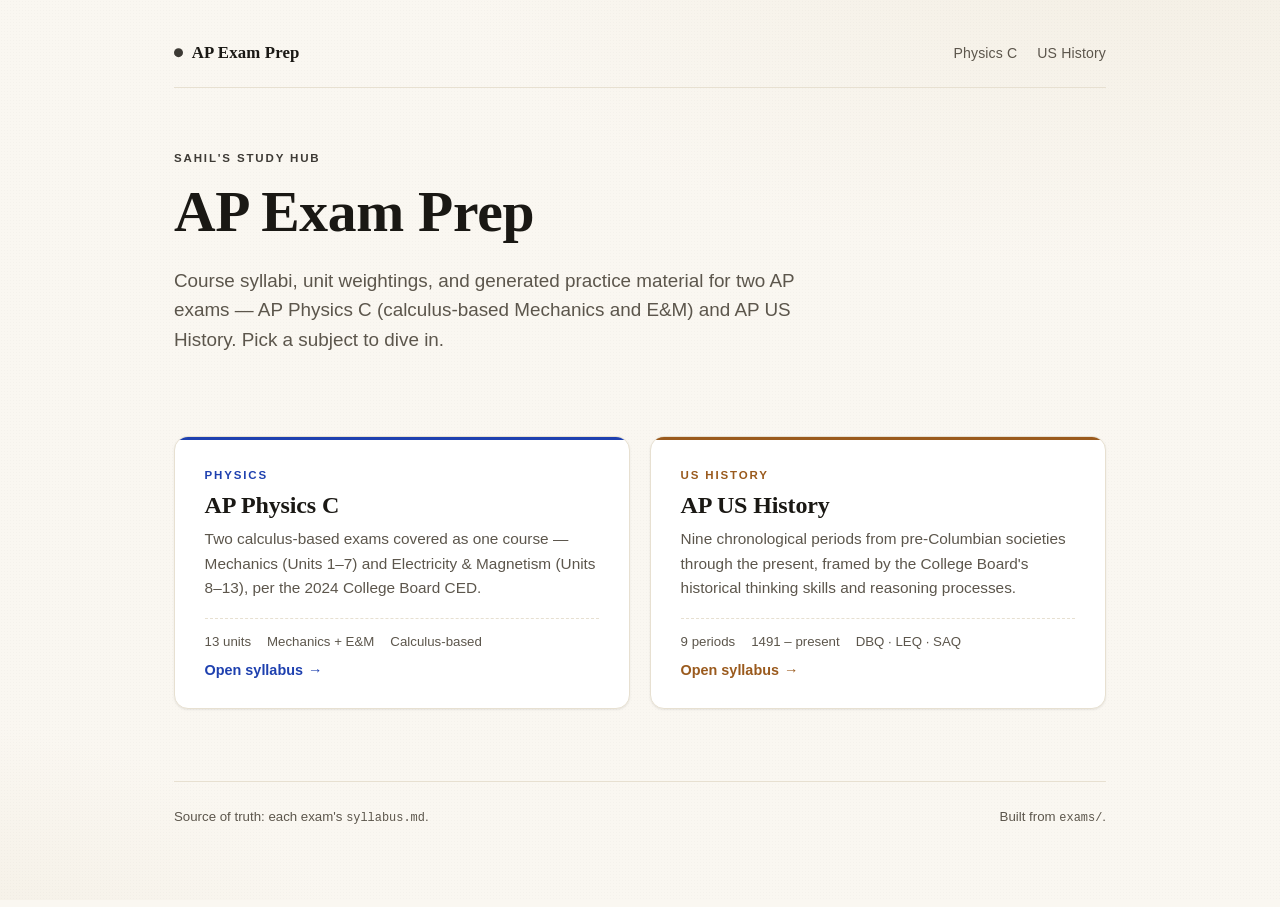
<file: exams/index.html>
<!doctype html>
<html lang="en">
  <head>
    <meta charset="utf-8" />
    <meta name="viewport" content="width=device-width, initial-scale=1" />
    <title>AP Exam Prep · Sahil</title>
    <meta
      name="description"
      content="Study material for AP Physics C and AP US History — syllabi, unit weightings, and practice quizzes."
    />
    <link rel="stylesheet" href="assets/styles.css" />
  </head>
  <body>
    <div class="site">
      <nav class="topnav">
        <a class="brand" href="./">AP Exam Prep</a>
        <div class="links">
          <a href="ap-physics-c/">Physics C</a>
          <a href="ap-us-history/">US History</a>
        </div>
      </nav>

      <header class="hero hero-lg">
        <span class="eyebrow">Sahil's study hub</span>
        <h1>AP Exam Prep</h1>
        <p class="lede">
          Course syllabi, unit weightings, and generated practice material for
          two AP exams — AP Physics C (calculus-based Mechanics and E&amp;M) and
          AP US History. Pick a subject to dive in.
        </p>
      </header>

      <section class="subjects" aria-label="Subjects">
        <a class="subject-card physics" href="ap-physics-c/">
          <span class="card-eyebrow">Physics</span>
          <h2>AP Physics C</h2>
          <p>
            Two calculus-based exams covered as one course — Mechanics (Units
            1–7) and Electricity &amp; Magnetism (Units 8–13), per the 2024
            College Board CED.
          </p>
          <div class="card-meta">
            <span>13 units</span>
            <span>Mechanics + E&amp;M</span>
            <span>Calculus-based</span>
          </div>
          <span class="cta">Open syllabus</span>
        </a>

        <a class="subject-card history" href="ap-us-history/">
          <span class="card-eyebrow">US History</span>
          <h2>AP US History</h2>
          <p>
            Nine chronological periods from pre-Columbian societies through the
            present, framed by the College Board's historical thinking skills
            and reasoning processes.
          </p>
          <div class="card-meta">
            <span>9 periods</span>
            <span>1491 – present</span>
            <span>DBQ · LEQ · SAQ</span>
          </div>
          <span class="cta">Open syllabus</span>
        </a>
      </section>

      <footer>
        <span>Source of truth: each exam's <code>syllabus.md</code>.</span>
        <span>Built from <code>exams/</code>.</span>
      </footer>
    </div>
  </body>
</html>
</file>
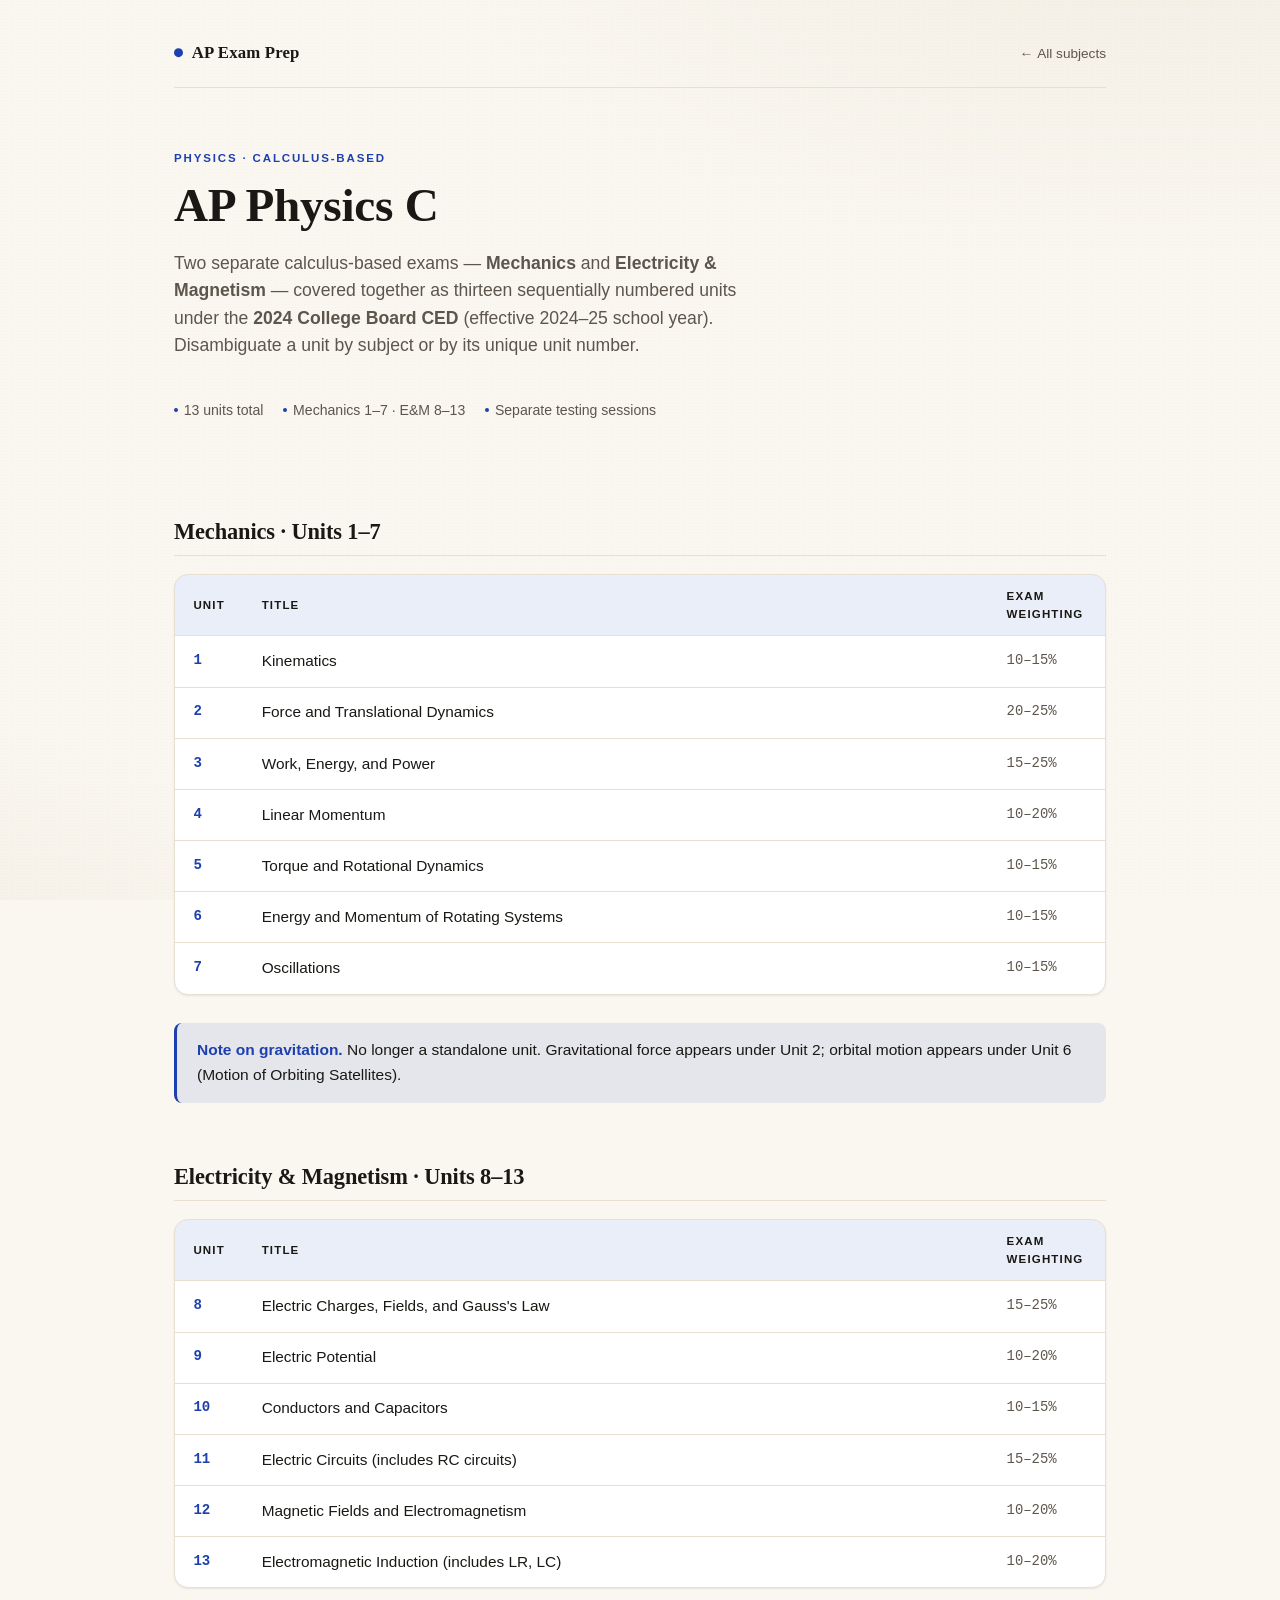
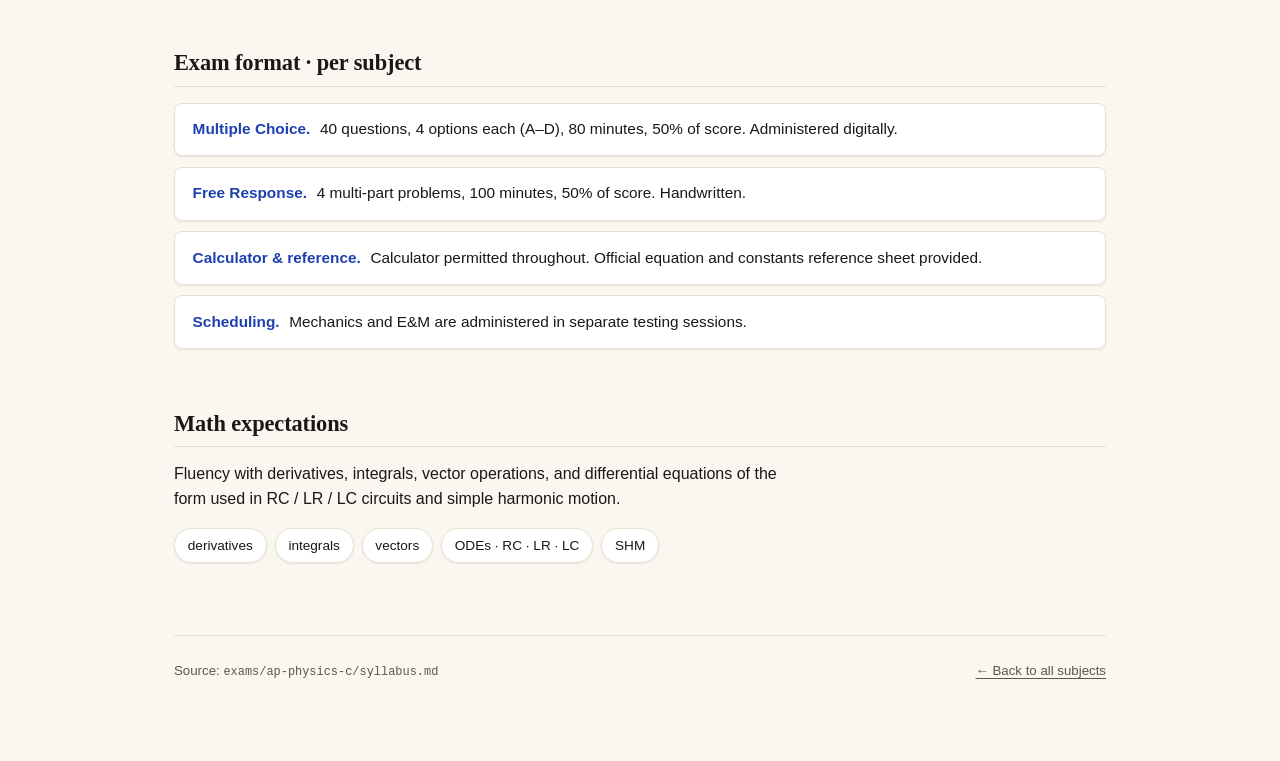
<file: exams/ap-physics-c/index.html>
<!doctype html>
<html lang="en" class="theme-physics">
  <head>
    <meta charset="utf-8" />
    <meta name="viewport" content="width=device-width, initial-scale=1" />
    <title>AP Physics C · Syllabus</title>
    <meta
      name="description"
      content="AP Physics C course framework — Mechanics (Units 1–7) and Electricity & Magnetism (Units 8–13), per the 2024 College Board CED."
    />
    <link rel="stylesheet" href="../assets/styles.css" />
  </head>
  <body>
    <div class="site">
      <nav class="topnav">
        <a class="brand" href="../">AP Exam Prep</a>
        <a class="back" href="../">All subjects</a>
      </nav>

      <header class="hero">
        <span class="eyebrow">Physics · calculus-based</span>
        <h1>AP Physics C</h1>
        <p class="lede">
          Two separate calculus-based exams — <strong>Mechanics</strong> and
          <strong>Electricity &amp; Magnetism</strong> — covered together as
          thirteen sequentially numbered units under the
          <strong>2024 College Board CED</strong> (effective 2024–25 school
          year). Disambiguate a unit by subject or by its unique unit number.
        </p>
        <div class="hero-meta">
          <span>13 units total</span>
          <span>Mechanics 1–7 · E&amp;M 8–13</span>
          <span>Separate testing sessions</span>
        </div>
      </header>

      <section aria-labelledby="mechanics">
        <h2 id="mechanics">Mechanics · Units 1–7</h2>
        <div class="table-wrap">
          <table>
            <thead>
              <tr>
                <th scope="col">Unit</th>
                <th scope="col">Title</th>
                <th scope="col">Exam weighting</th>
              </tr>
            </thead>
            <tbody>
              <tr>
                <td class="unit-num">1</td>
                <td class="title">Kinematics</td>
                <td class="weight">10–15%</td>
              </tr>
              <tr>
                <td class="unit-num">2</td>
                <td class="title">Force and Translational Dynamics</td>
                <td class="weight">20–25%</td>
              </tr>
              <tr>
                <td class="unit-num">3</td>
                <td class="title">Work, Energy, and Power</td>
                <td class="weight">15–25%</td>
              </tr>
              <tr>
                <td class="unit-num">4</td>
                <td class="title">Linear Momentum</td>
                <td class="weight">10–20%</td>
              </tr>
              <tr>
                <td class="unit-num">5</td>
                <td class="title">Torque and Rotational Dynamics</td>
                <td class="weight">10–15%</td>
              </tr>
              <tr>
                <td class="unit-num">6</td>
                <td class="title">Energy and Momentum of Rotating Systems</td>
                <td class="weight">10–15%</td>
              </tr>
              <tr>
                <td class="unit-num">7</td>
                <td class="title">Oscillations</td>
                <td class="weight">10–15%</td>
              </tr>
            </tbody>
          </table>
        </div>

        <aside class="callout">
          <strong>Note on gravitation.</strong> No longer a standalone unit.
          Gravitational force appears under Unit 2; orbital motion appears
          under Unit 6 (Motion of Orbiting Satellites).
        </aside>
      </section>

      <section aria-labelledby="em">
        <h2 id="em">Electricity &amp; Magnetism · Units 8–13</h2>
        <div class="table-wrap">
          <table>
            <thead>
              <tr>
                <th scope="col">Unit</th>
                <th scope="col">Title</th>
                <th scope="col">Exam weighting</th>
              </tr>
            </thead>
            <tbody>
              <tr>
                <td class="unit-num">8</td>
                <td class="title">Electric Charges, Fields, and Gauss's Law</td>
                <td class="weight">15–25%</td>
              </tr>
              <tr>
                <td class="unit-num">9</td>
                <td class="title">Electric Potential</td>
                <td class="weight">10–20%</td>
              </tr>
              <tr>
                <td class="unit-num">10</td>
                <td class="title">Conductors and Capacitors</td>
                <td class="weight">10–15%</td>
              </tr>
              <tr>
                <td class="unit-num">11</td>
                <td class="title">Electric Circuits (includes RC circuits)</td>
                <td class="weight">15–25%</td>
              </tr>
              <tr>
                <td class="unit-num">12</td>
                <td class="title">Magnetic Fields and Electromagnetism</td>
                <td class="weight">10–20%</td>
              </tr>
              <tr>
                <td class="unit-num">13</td>
                <td class="title">
                  Electromagnetic Induction (includes LR, LC)
                </td>
                <td class="weight">10–20%</td>
              </tr>
            </tbody>
          </table>
        </div>
      </section>

      <section aria-labelledby="format">
        <h2 id="format">Exam format · per subject</h2>
        <ul class="section-list">
          <li>
            <strong>Multiple Choice.</strong> 40 questions, 4 options each
            (A–D), 80 minutes, 50% of score. Administered digitally.
          </li>
          <li>
            <strong>Free Response.</strong> 4 multi-part problems, 100 minutes,
            50% of score. Handwritten.
          </li>
          <li>
            <strong>Calculator &amp; reference.</strong> Calculator permitted
            throughout. Official equation and constants reference sheet
            provided.
          </li>
          <li>
            <strong>Scheduling.</strong> Mechanics and E&amp;M are administered
            in separate testing sessions.
          </li>
        </ul>
      </section>

      <section aria-labelledby="math">
        <h2 id="math">Math expectations</h2>
        <p>
          Fluency with derivatives, integrals, vector operations, and
          differential equations of the form used in RC / LR / LC circuits and
          simple harmonic motion.
        </p>
        <div class="chip-row">
          <span class="chip">derivatives</span>
          <span class="chip">integrals</span>
          <span class="chip">vectors</span>
          <span class="chip">ODEs · RC · LR · LC</span>
          <span class="chip">SHM</span>
        </div>
      </section>

      <footer>
        <span>Source: <code>exams/ap-physics-c/syllabus.md</code></span>
        <a href="../">← Back to all subjects</a>
      </footer>
    </div>
  </body>
</html>
</file>
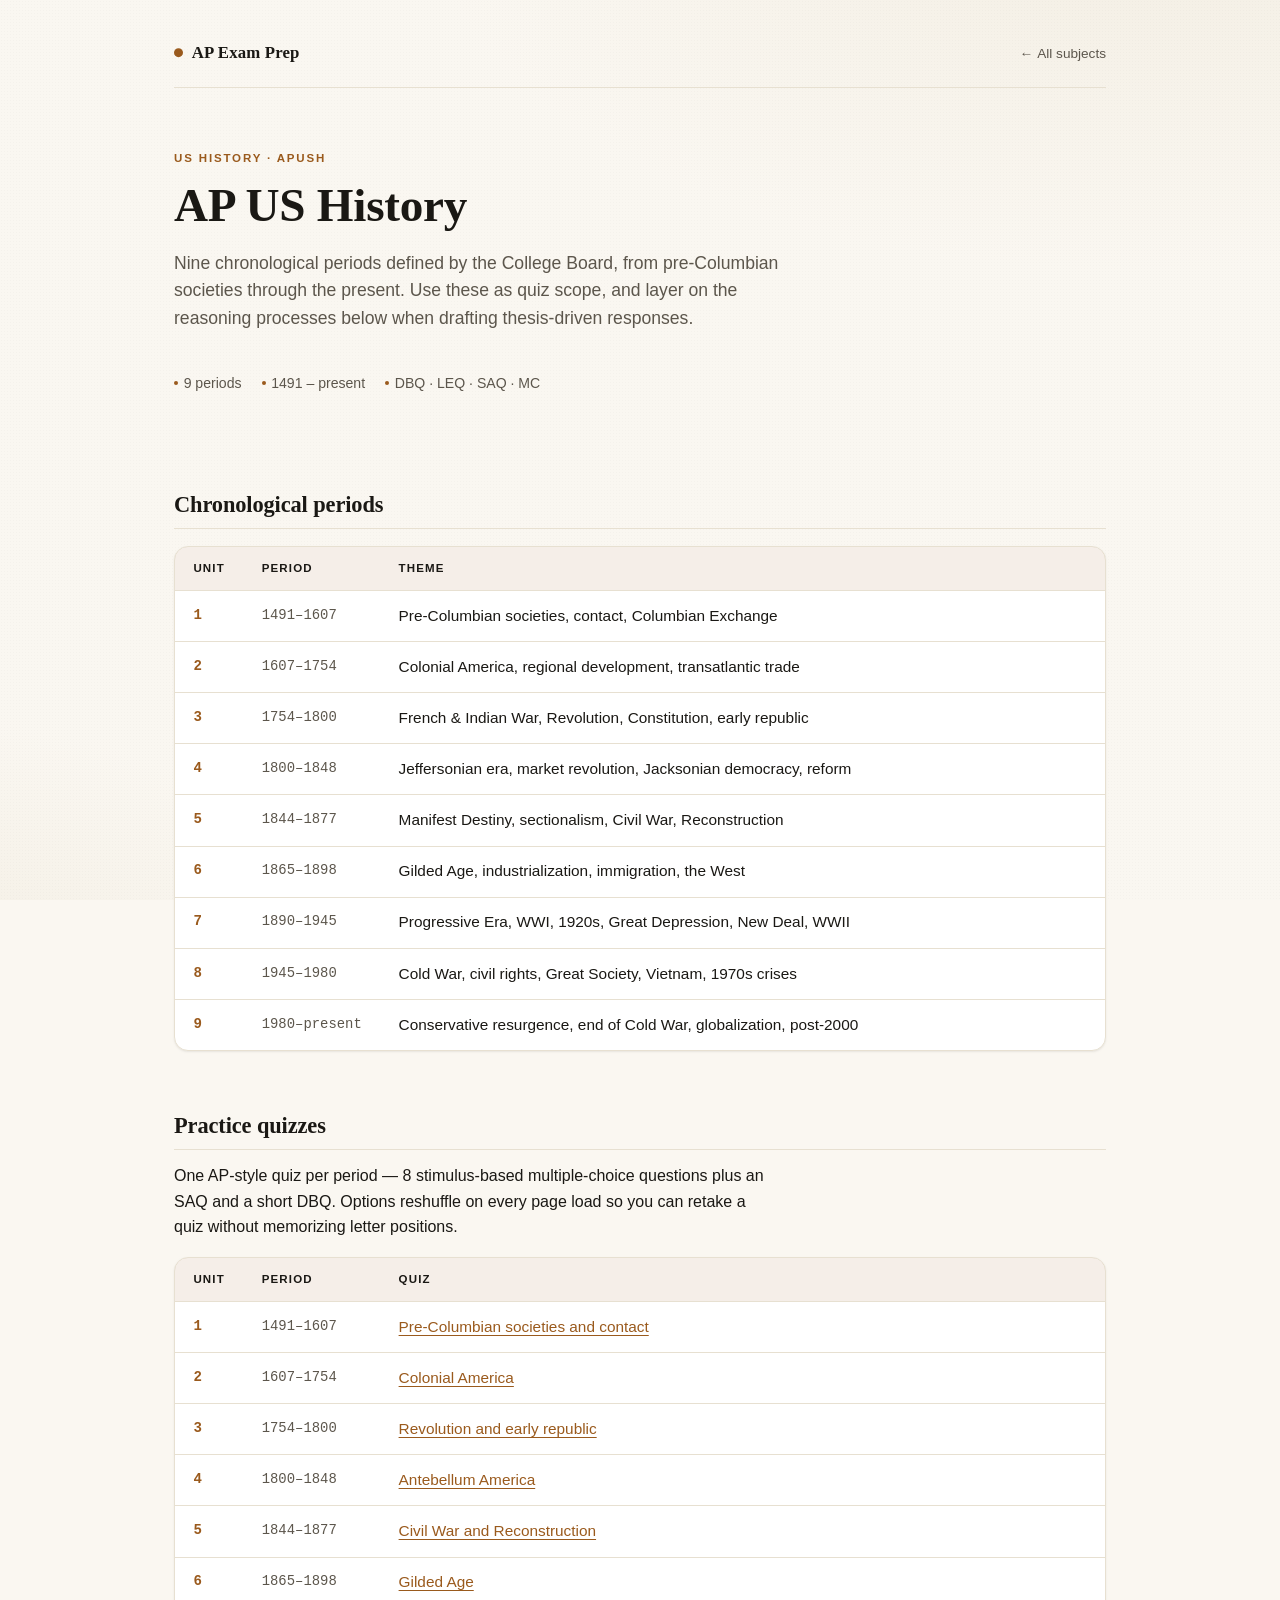
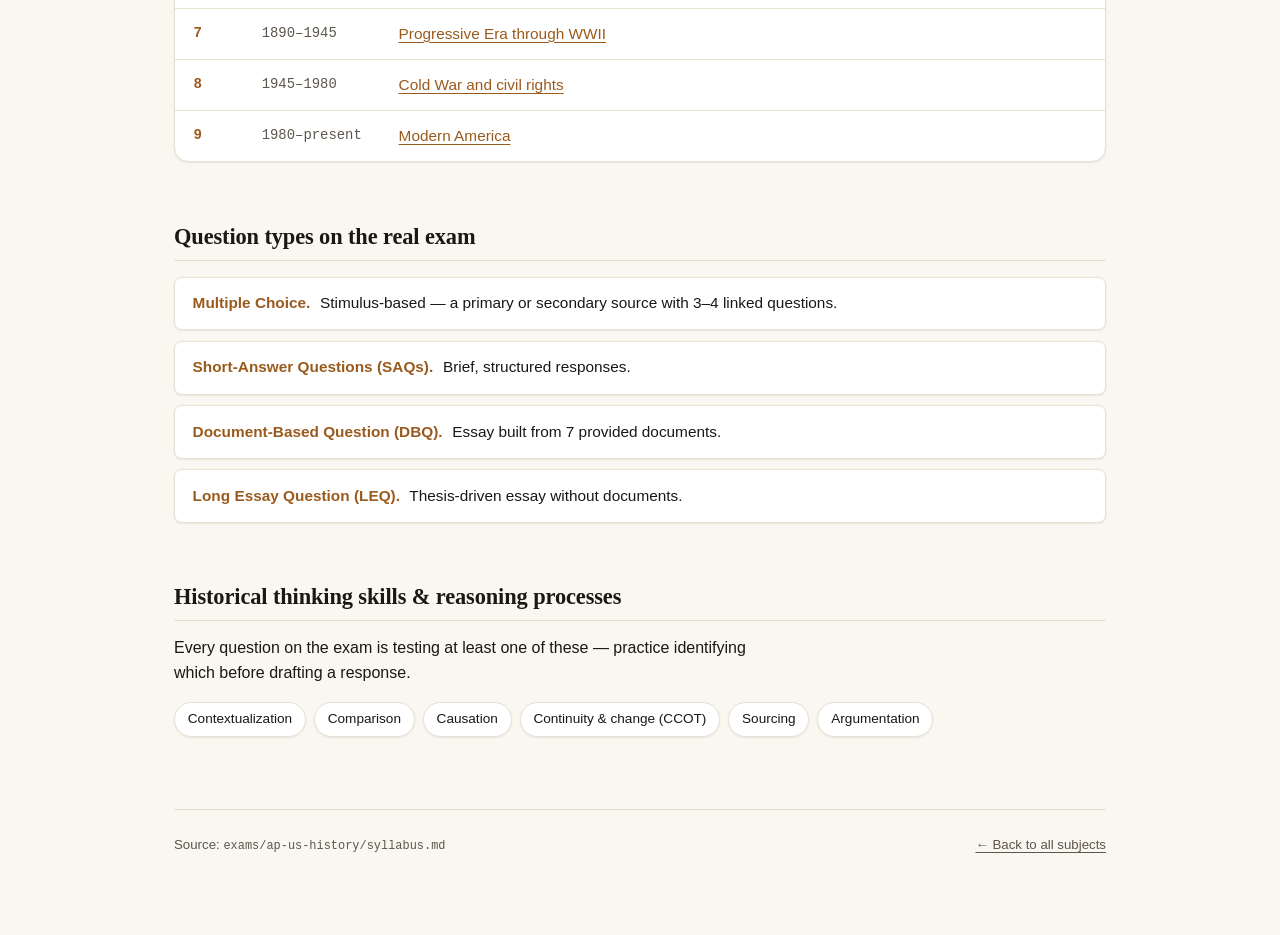
<file: exams/ap-us-history/index.html>
<!doctype html>
<html lang="en" class="theme-history">
  <head>
    <meta charset="utf-8" />
    <meta name="viewport" content="width=device-width, initial-scale=1" />
    <title>AP US History · Syllabus</title>
    <meta
      name="description"
      content="AP US History course framework — nine chronological periods from 1491 to the present."
    />
    <link rel="stylesheet" href="../assets/styles.css" />
  </head>
  <body>
    <div class="site">
      <nav class="topnav">
        <a class="brand" href="../">AP Exam Prep</a>
        <a class="back" href="../">All subjects</a>
      </nav>

      <header class="hero">
        <span class="eyebrow">US History · APUSH</span>
        <h1>AP US History</h1>
        <p class="lede">
          Nine chronological periods defined by the College Board, from
          pre-Columbian societies through the present. Use these as quiz scope,
          and layer on the reasoning processes below when drafting
          thesis-driven responses.
        </p>
        <div class="hero-meta">
          <span>9 periods</span>
          <span>1491 – present</span>
          <span>DBQ · LEQ · SAQ · MC</span>
        </div>
      </header>

      <section aria-labelledby="periods">
        <h2 id="periods">Chronological periods</h2>
        <div class="table-wrap">
          <table>
            <thead>
              <tr>
                <th scope="col">Unit</th>
                <th scope="col">Period</th>
                <th scope="col">Theme</th>
              </tr>
            </thead>
            <tbody>
              <tr>
                <td class="unit-num">1</td>
                <td class="period">1491–1607</td>
                <td class="title">
                  Pre-Columbian societies, contact, Columbian Exchange
                </td>
              </tr>
              <tr>
                <td class="unit-num">2</td>
                <td class="period">1607–1754</td>
                <td class="title">
                  Colonial America, regional development, transatlantic trade
                </td>
              </tr>
              <tr>
                <td class="unit-num">3</td>
                <td class="period">1754–1800</td>
                <td class="title">
                  French &amp; Indian War, Revolution, Constitution, early
                  republic
                </td>
              </tr>
              <tr>
                <td class="unit-num">4</td>
                <td class="period">1800–1848</td>
                <td class="title">
                  Jeffersonian era, market revolution, Jacksonian democracy,
                  reform
                </td>
              </tr>
              <tr>
                <td class="unit-num">5</td>
                <td class="period">1844–1877</td>
                <td class="title">
                  Manifest Destiny, sectionalism, Civil War, Reconstruction
                </td>
              </tr>
              <tr>
                <td class="unit-num">6</td>
                <td class="period">1865–1898</td>
                <td class="title">
                  Gilded Age, industrialization, immigration, the West
                </td>
              </tr>
              <tr>
                <td class="unit-num">7</td>
                <td class="period">1890–1945</td>
                <td class="title">
                  Progressive Era, WWI, 1920s, Great Depression, New Deal, WWII
                </td>
              </tr>
              <tr>
                <td class="unit-num">8</td>
                <td class="period">1945–1980</td>
                <td class="title">
                  Cold War, civil rights, Great Society, Vietnam, 1970s crises
                </td>
              </tr>
              <tr>
                <td class="unit-num">9</td>
                <td class="period">1980–present</td>
                <td class="title">
                  Conservative resurgence, end of Cold War, globalization,
                  post-2000
                </td>
              </tr>
            </tbody>
          </table>
        </div>
      </section>

      <section aria-labelledby="quizzes">
        <h2 id="quizzes">Practice quizzes</h2>
        <p>
          One AP-style quiz per period — 8 stimulus-based multiple-choice
          questions plus an SAQ and a short DBQ. Options reshuffle on every
          page load so you can retake a quiz without memorizing letter
          positions.
        </p>
        <div class="table-wrap">
          <table>
            <thead>
              <tr>
                <th scope="col">Unit</th>
                <th scope="col">Period</th>
                <th scope="col">Quiz</th>
              </tr>
            </thead>
            <tbody>
              <tr>
                <td class="unit-num">1</td>
                <td class="period">1491–1607</td>
                <td class="title"><a href="quizzes/unit-1-pre-columbian-contact-2026-04-22.html">Pre-Columbian societies and contact</a></td>
              </tr>
              <tr>
                <td class="unit-num">2</td>
                <td class="period">1607–1754</td>
                <td class="title"><a href="quizzes/unit-2-colonial-america-2026-04-22.html">Colonial America</a></td>
              </tr>
              <tr>
                <td class="unit-num">3</td>
                <td class="period">1754–1800</td>
                <td class="title"><a href="quizzes/unit-3-revolution-early-republic-2026-04-22.html">Revolution and early republic</a></td>
              </tr>
              <tr>
                <td class="unit-num">4</td>
                <td class="period">1800–1848</td>
                <td class="title"><a href="quizzes/unit-4-antebellum-america-2026-04-22.html">Antebellum America</a></td>
              </tr>
              <tr>
                <td class="unit-num">5</td>
                <td class="period">1844–1877</td>
                <td class="title"><a href="quizzes/unit-5-civil-war-reconstruction-2026-04-22.html">Civil War and Reconstruction</a></td>
              </tr>
              <tr>
                <td class="unit-num">6</td>
                <td class="period">1865–1898</td>
                <td class="title"><a href="quizzes/unit-6-gilded-age-2026-04-22.html">Gilded Age</a></td>
              </tr>
              <tr>
                <td class="unit-num">7</td>
                <td class="period">1890–1945</td>
                <td class="title"><a href="quizzes/unit-7-progressive-to-wwii-2026-04-22.html">Progressive Era through WWII</a></td>
              </tr>
              <tr>
                <td class="unit-num">8</td>
                <td class="period">1945–1980</td>
                <td class="title"><a href="quizzes/unit-8-cold-war-civil-rights-2026-04-22.html">Cold War and civil rights</a></td>
              </tr>
              <tr>
                <td class="unit-num">9</td>
                <td class="period">1980–present</td>
                <td class="title"><a href="quizzes/unit-9-modern-america-2026-04-22.html">Modern America</a></td>
              </tr>
            </tbody>
          </table>
        </div>
      </section>

      <section aria-labelledby="questions">
        <h2 id="questions">Question types on the real exam</h2>
        <ul class="section-list">
          <li>
            <strong>Multiple Choice.</strong> Stimulus-based — a primary or
            secondary source with 3–4 linked questions.
          </li>
          <li>
            <strong>Short-Answer Questions (SAQs).</strong> Brief, structured
            responses.
          </li>
          <li>
            <strong>Document-Based Question (DBQ).</strong> Essay built from 7
            provided documents.
          </li>
          <li>
            <strong>Long Essay Question (LEQ).</strong> Thesis-driven essay
            without documents.
          </li>
        </ul>
      </section>

      <section aria-labelledby="skills">
        <h2 id="skills">Historical thinking skills &amp; reasoning processes</h2>
        <p>
          Every question on the exam is testing at least one of these —
          practice identifying which before drafting a response.
        </p>
        <div class="chip-row">
          <span class="chip">Contextualization</span>
          <span class="chip">Comparison</span>
          <span class="chip">Causation</span>
          <span class="chip">Continuity &amp; change (CCOT)</span>
          <span class="chip">Sourcing</span>
          <span class="chip">Argumentation</span>
        </div>
      </section>

      <footer>
        <span>Source: <code>exams/ap-us-history/syllabus.md</code></span>
        <a href="../">← Back to all subjects</a>
      </footer>
    </div>
  </body>
</html>
</file>
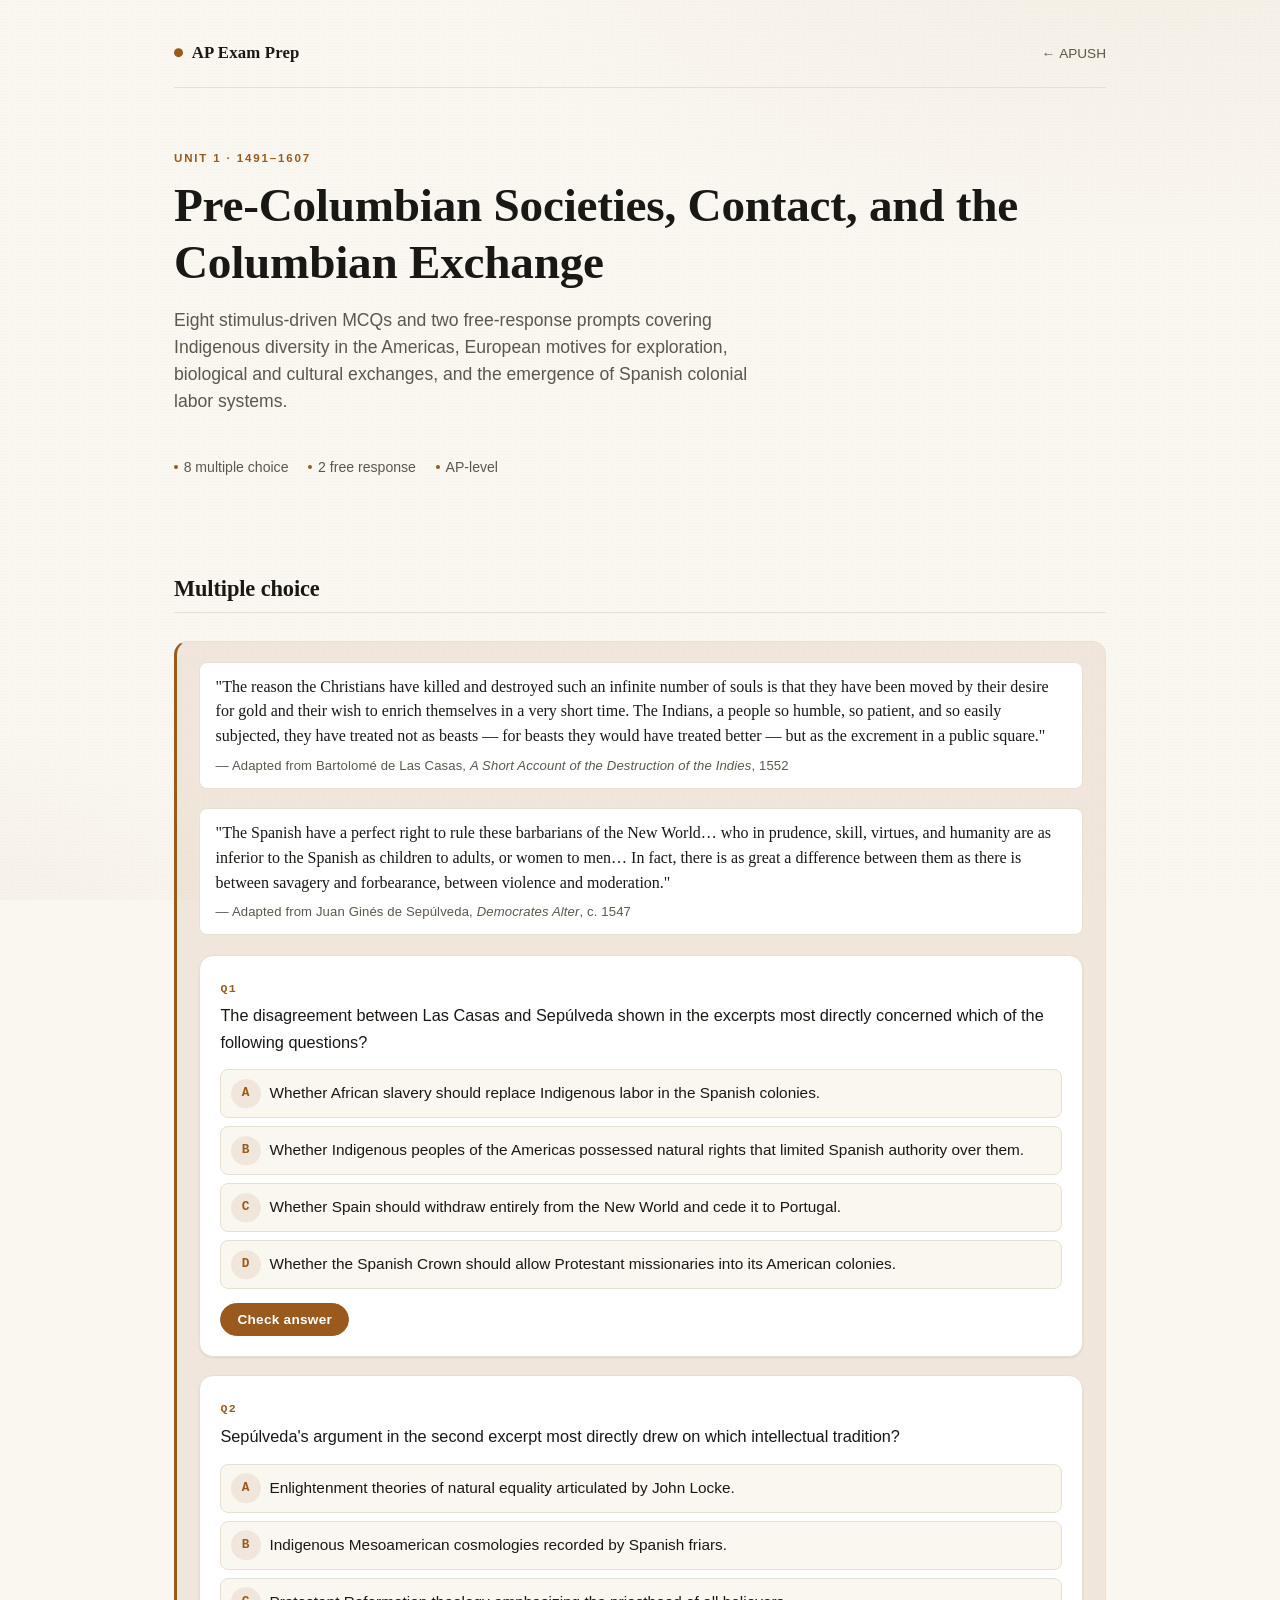
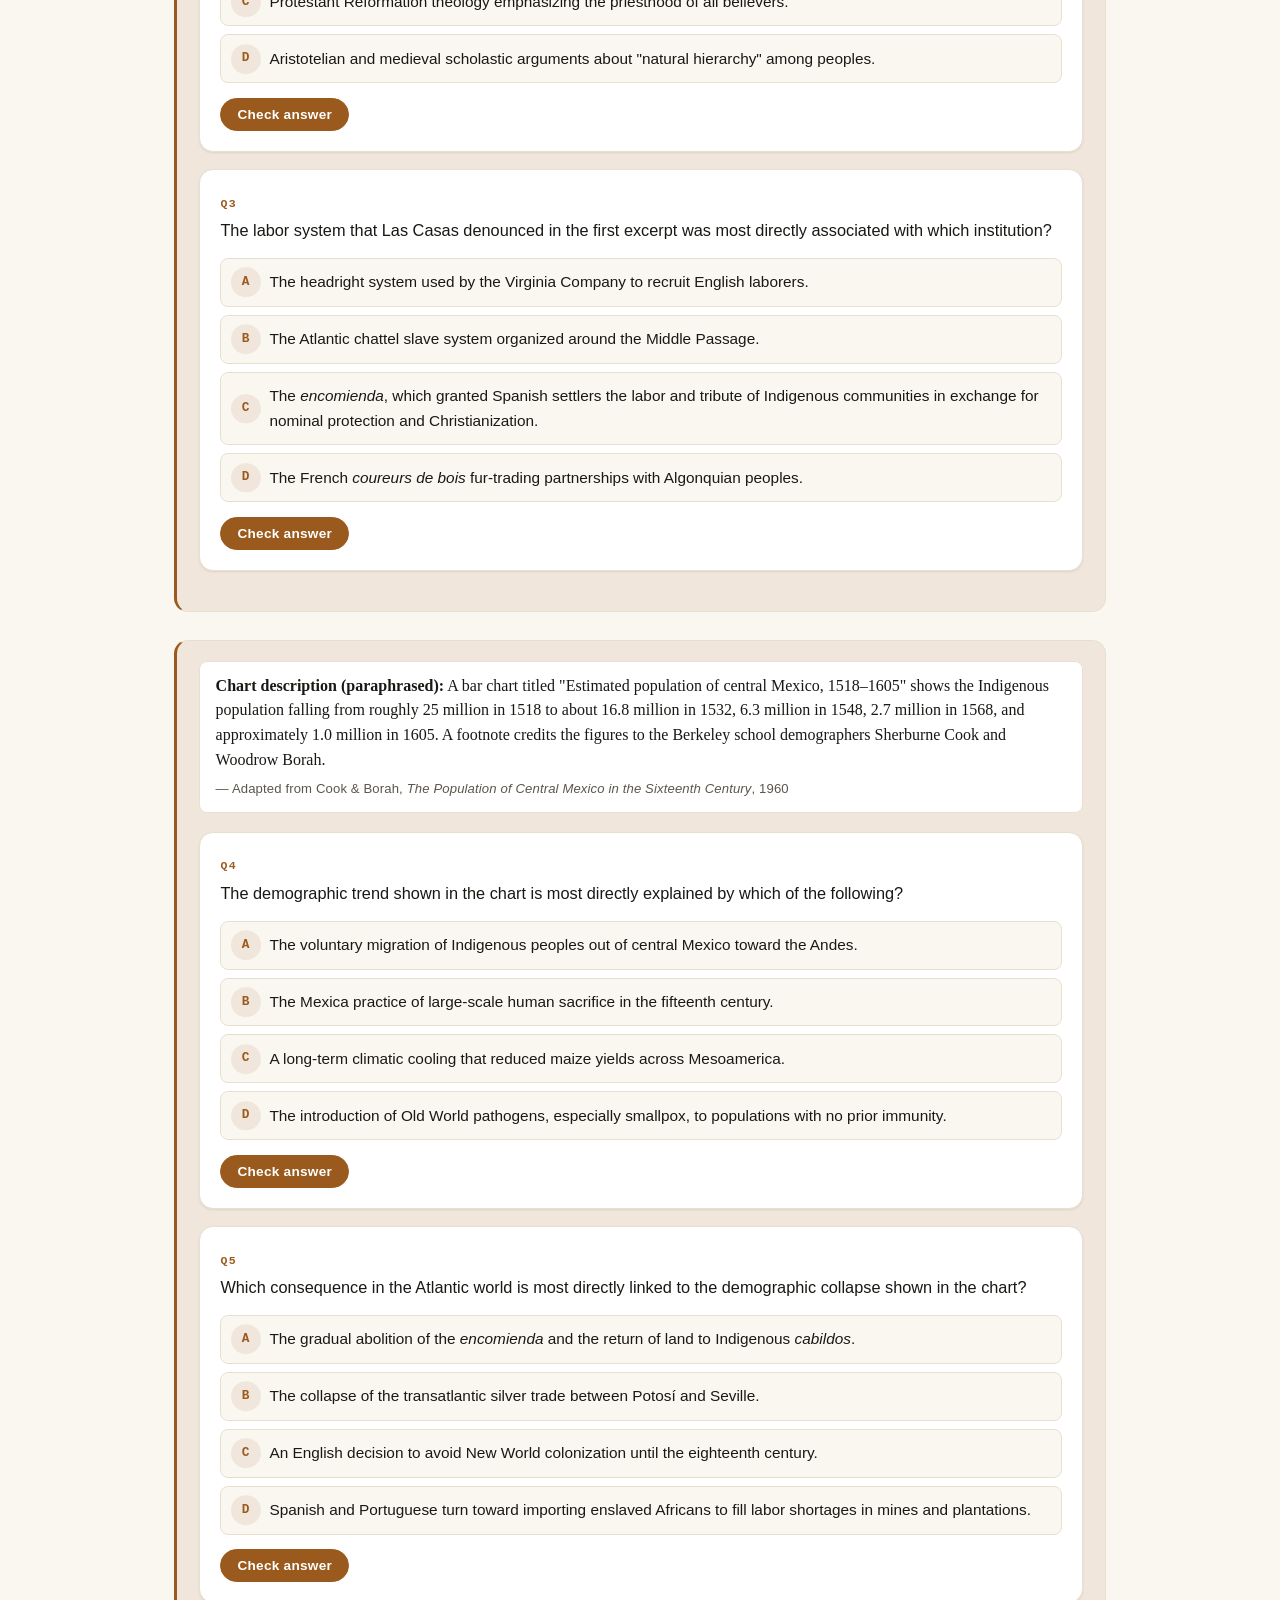
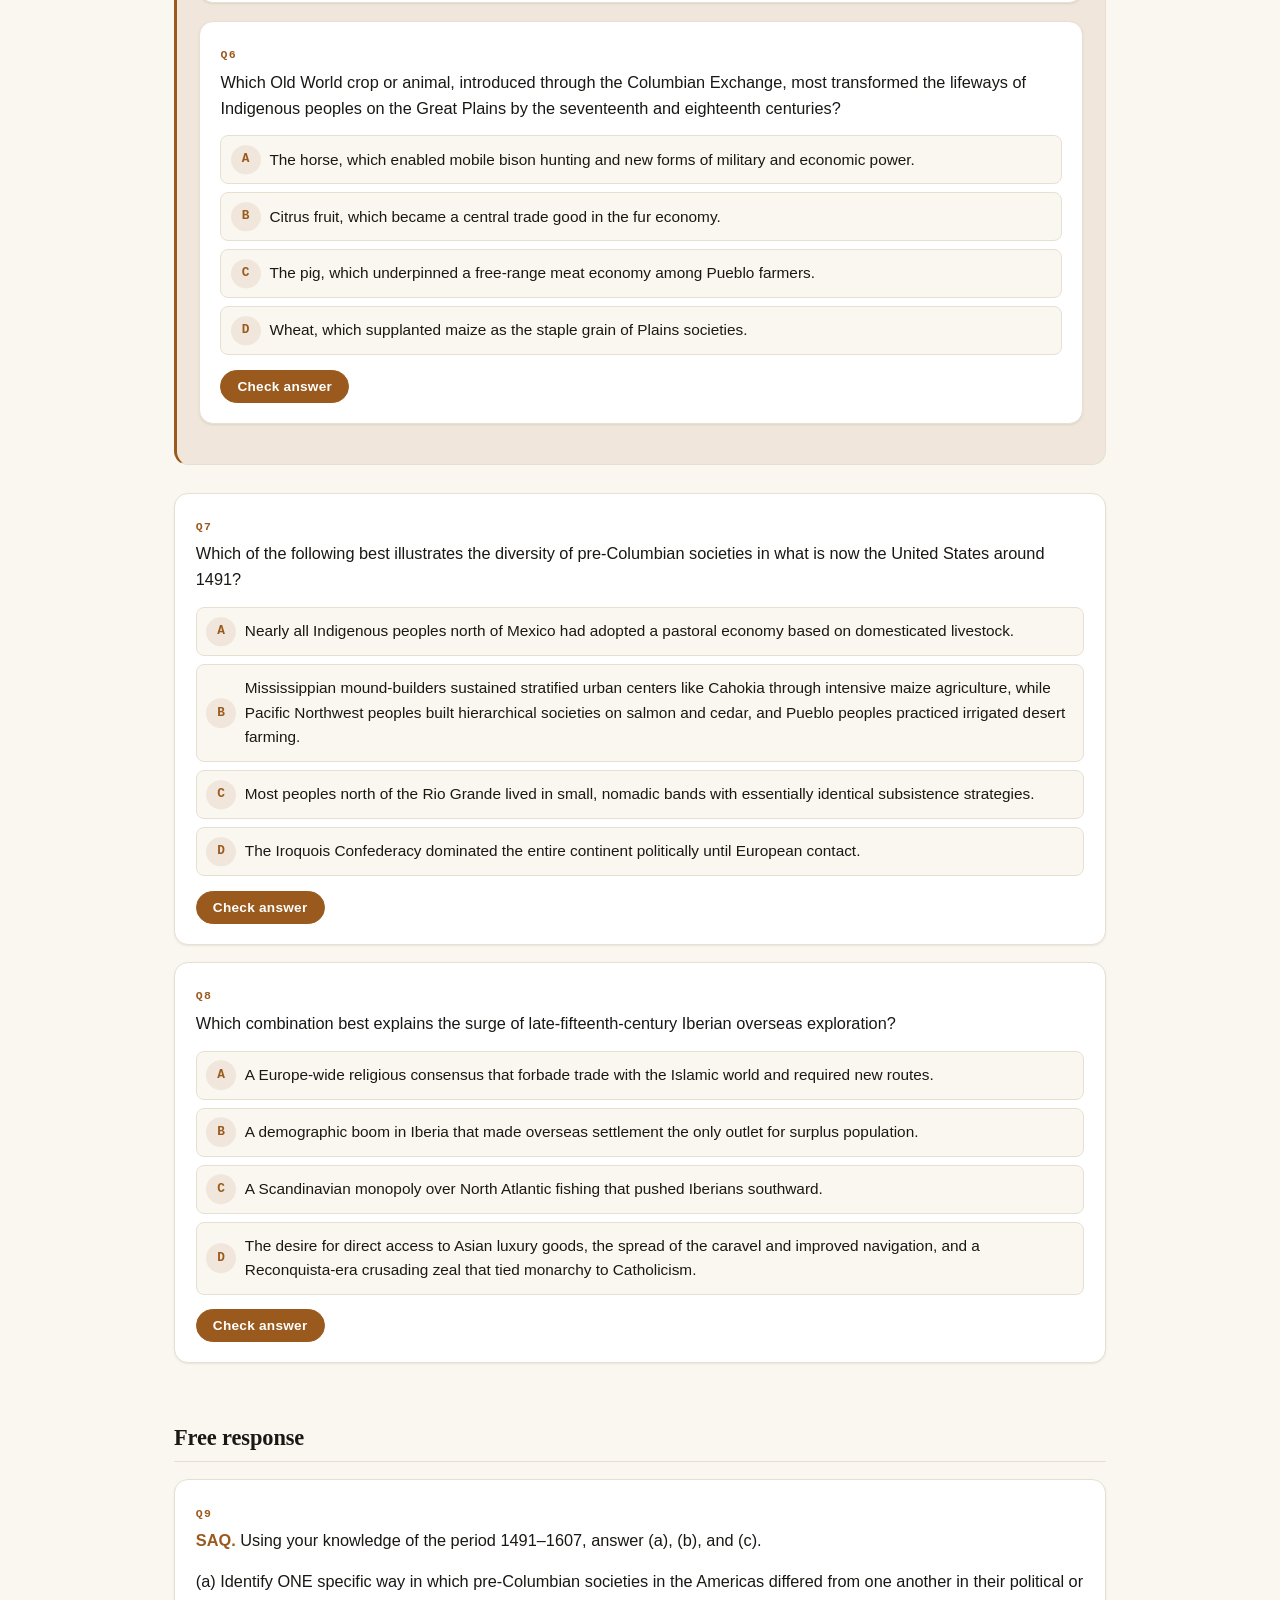
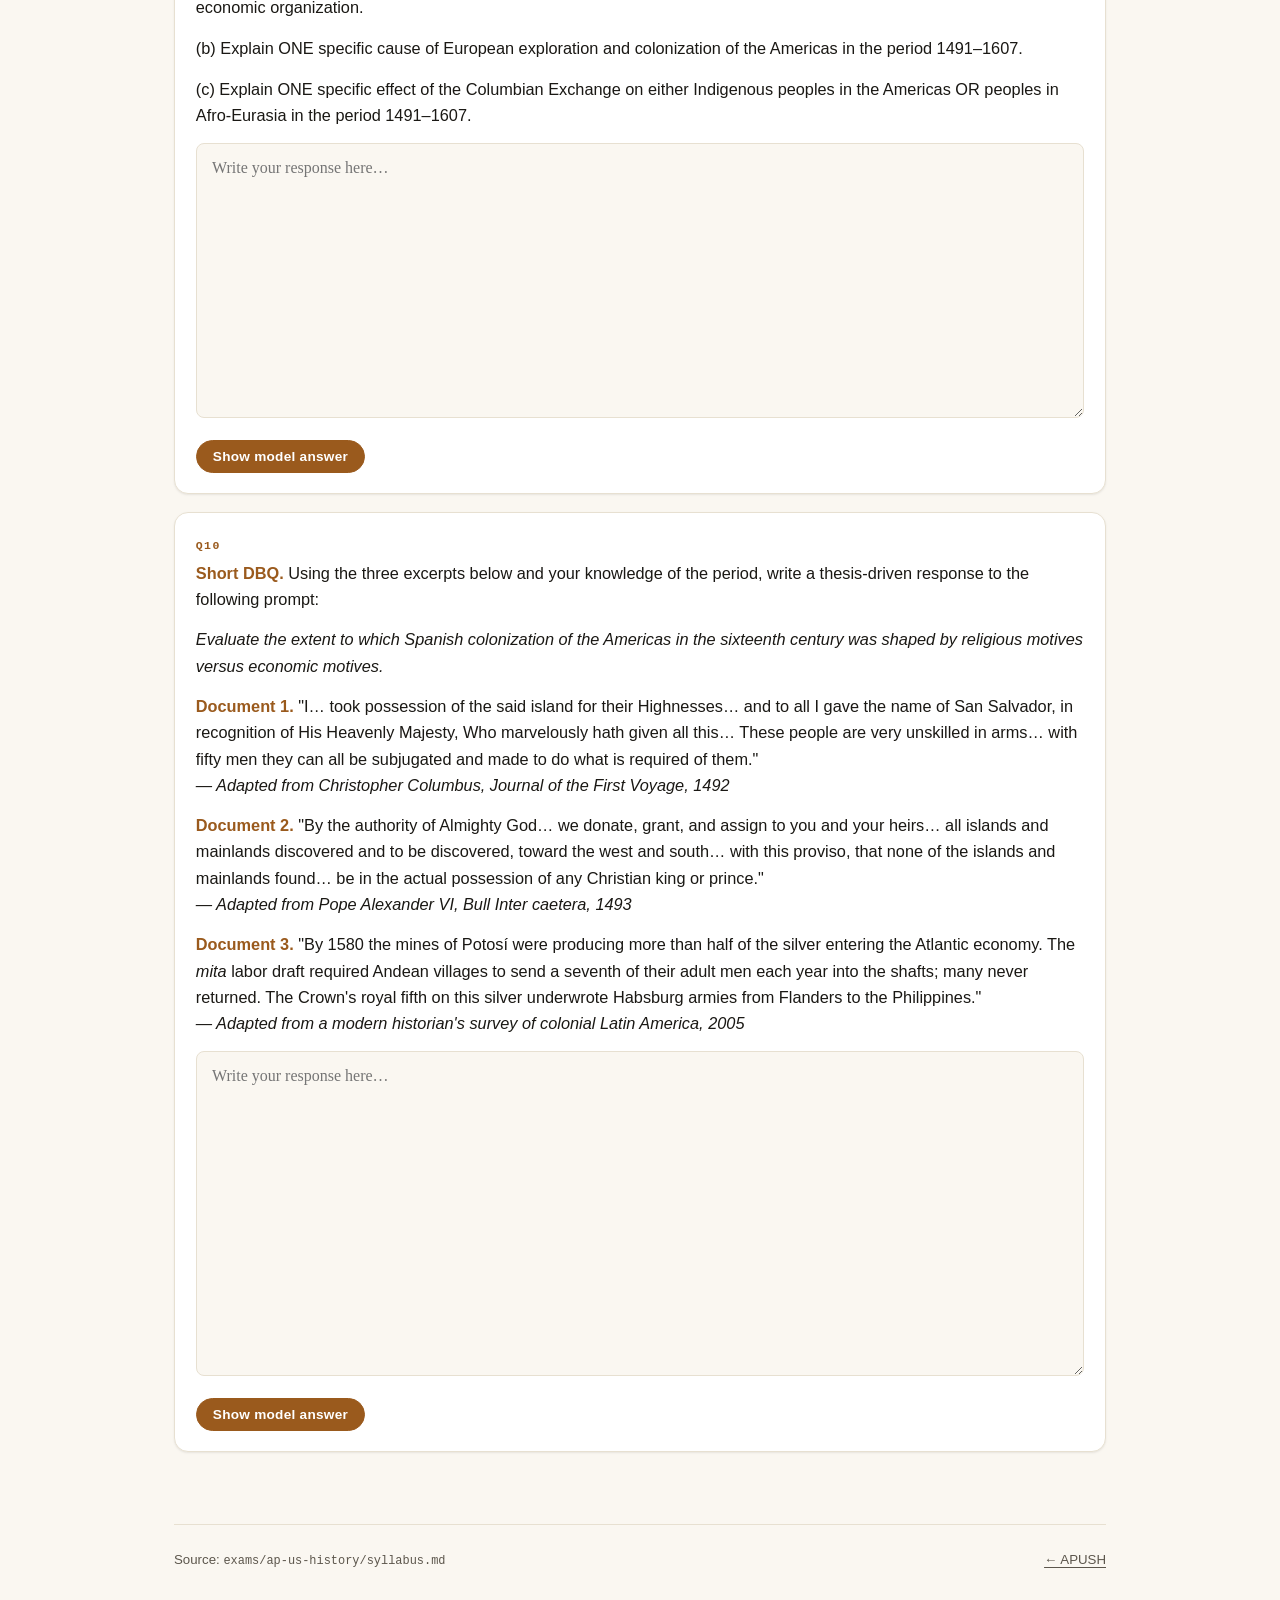
<file: exams/ap-us-history/quizzes/unit-1-pre-columbian-contact-2026-04-22.html>
<!doctype html>
<html lang="en" class="theme-history">
  <head>
    <meta charset="utf-8" />
    <meta name="viewport" content="width=device-width, initial-scale=1" />
    <title>Unit 1 · Pre-Columbian Societies &amp; Contact · APUSH</title>
    <link rel="stylesheet" href="../../assets/styles.css" />
    <link rel="stylesheet" href="../../assets/quiz.css" />
  </head>
  <body>
    <div class="site">
      <nav class="topnav">
        <a class="brand" href="../../">AP Exam Prep</a>
        <a class="back" href="../">APUSH</a>
      </nav>

      <header class="hero">
        <span class="eyebrow">Unit 1 · 1491–1607</span>
        <h1>Pre-Columbian Societies, Contact, and the Columbian Exchange</h1>
        <p class="lede">Eight stimulus-driven MCQs and two free-response prompts covering Indigenous diversity in the Americas, European motives for exploration, biological and cultural exchanges, and the emergence of Spanish colonial labor systems.</p>
        <div class="hero-meta">
          <span>8 multiple choice</span>
          <span>2 free response</span>
          <span>AP-level</span>
        </div>
      </header>

      <section class="quiz" aria-label="Multiple choice">
        <h2>Multiple choice</h2>

        <!-- Stimulus group 1: Las Casas / Sepúlveda debate -->
        <article class="stimulus-group">
          <blockquote class="stimulus">
            <p>"The reason the Christians have killed and destroyed such an infinite number of souls is that they have been moved by their desire for gold and their wish to enrich themselves in a very short time. The Indians, a people so humble, so patient, and so easily subjected, they have treated not as beasts — for beasts they would have treated better — but as the excrement in a public square."</p>
            <cite>— Adapted from Bartolomé de Las Casas, <em>A Short Account of the Destruction of the Indies</em>, 1552</cite>
          </blockquote>
          <blockquote class="stimulus">
            <p>"The Spanish have a perfect right to rule these barbarians of the New World… who in prudence, skill, virtues, and humanity are as inferior to the Spanish as children to adults, or women to men… In fact, there is as great a difference between them as there is between savagery and forbearance, between violence and moderation."</p>
            <cite>— Adapted from Juan Ginés de Sepúlveda, <em>Democrates Alter</em>, c. 1547</cite>
          </blockquote>

          <article class="question mcq" data-qnum="1">
            <p class="prompt">The disagreement between Las Casas and Sepúlveda shown in the excerpts most directly concerned which of the following questions?</p>
            <ol class="options">
              <li data-correct="false">Whether the Spanish Crown should allow Protestant missionaries into its American colonies.</li>
              <li data-correct="true">Whether Indigenous peoples of the Americas possessed natural rights that limited Spanish authority over them.</li>
              <li data-correct="false">Whether African slavery should replace Indigenous labor in the Spanish colonies.</li>
              <li data-correct="false">Whether Spain should withdraw entirely from the New World and cede it to Portugal.</li>
            </ol>
            <button type="button" class="check">Check answer</button>
            <div class="explanation" hidden>
              <p><strong>Correct:</strong> Whether Indigenous peoples possessed natural rights that limited Spanish authority.</p>
              <p>The Valladolid debate (1550–1551) centered on whether Native Americans were rational beings entitled to human dignity (Las Casas) or "natural slaves" in an Aristotelian sense whose conquest was justified (Sepúlveda). The Protestant-missionaries option is anachronistic — Spain was militantly Catholic and excluded Protestants from its empire entirely. The African-slavery option conflates a related but distinct debate; Las Casas briefly endorsed African labor as a substitute before renouncing the idea, but that was not the question at Valladolid. The Spain-cedes-to-Portugal option confuses the Treaty of Tordesillas with the rights debate.</p>
            </div>
          </article>

          <article class="question mcq" data-qnum="2">
            <p class="prompt">Sepúlveda's argument in the second excerpt most directly drew on which intellectual tradition?</p>
            <ol class="options">
              <li data-correct="false">Enlightenment theories of natural equality articulated by John Locke.</li>
              <li data-correct="true">Aristotelian and medieval scholastic arguments about "natural hierarchy" among peoples.</li>
              <li data-correct="false">Protestant Reformation theology emphasizing the priesthood of all believers.</li>
              <li data-correct="false">Indigenous Mesoamerican cosmologies recorded by Spanish friars.</li>
            </ol>
            <button type="button" class="check">Check answer</button>
            <div class="explanation" hidden>
              <p><strong>Correct:</strong> Aristotelian and scholastic arguments about natural hierarchy.</p>
              <p>Sepúlveda explicitly drew on Aristotle's <em>Politics</em> and its doctrine of the "natural slave," filtered through Catholic scholasticism. Lockean natural equality postdates the debate by a century and a half and is the opposite of Sepúlveda's claim. Protestant theology was rejected by the Spanish Crown and played no role in Sepúlveda's case. Indigenous Mesoamerican cosmologies were the object of Spanish study, not the foundation of Spanish legal philosophy.</p>
            </div>
          </article>

          <article class="question mcq" data-qnum="3">
            <p class="prompt">The labor system that Las Casas denounced in the first excerpt was most directly associated with which institution?</p>
            <ol class="options">
              <li data-correct="true">The <em>encomienda</em>, which granted Spanish settlers the labor and tribute of Indigenous communities in exchange for nominal protection and Christianization.</li>
              <li data-correct="false">The Atlantic chattel slave system organized around the Middle Passage.</li>
              <li data-correct="false">The headright system used by the Virginia Company to recruit English laborers.</li>
              <li data-correct="false">The French <em>coureurs de bois</em> fur-trading partnerships with Algonquian peoples.</li>
            </ol>
            <button type="button" class="check">Check answer</button>
            <div class="explanation" hidden>
              <p><strong>Correct:</strong> The <em>encomienda</em> system.</p>
              <p>Las Casas was himself a former <em>encomendero</em>, and his indictment of Spanish greed and cruelty targeted the <em>encomienda</em> specifically. The Atlantic chattel slave option is wrong because in 1552 the mass African slave trade to the Americas was still nascent and is not what Las Casas is describing here (he writes of "Indians"). The headright system is English and seventeenth-century. The <em>coureurs de bois</em> are seventeenth-century French traders — wrong empire, wrong period, and based on exchange rather than coerced tribute.</p>
            </div>
          </article>
        </article>

        <!-- Stimulus group 2: Columbian Exchange chart -->
        <article class="stimulus-group">
          <blockquote class="stimulus">
            <p><strong>Chart description (paraphrased):</strong> A bar chart titled "Estimated population of central Mexico, 1518–1605" shows the Indigenous population falling from roughly 25 million in 1518 to about 16.8 million in 1532, 6.3 million in 1548, 2.7 million in 1568, and approximately 1.0 million in 1605. A footnote credits the figures to the Berkeley school demographers Sherburne Cook and Woodrow Borah.</p>
            <cite>— Adapted from Cook &amp; Borah, <em>The Population of Central Mexico in the Sixteenth Century</em>, 1960</cite>
          </blockquote>

          <article class="question mcq" data-qnum="4">
            <p class="prompt">The demographic trend shown in the chart is most directly explained by which of the following?</p>
            <ol class="options">
              <li data-correct="false">The Mexica practice of large-scale human sacrifice in the fifteenth century.</li>
              <li data-correct="true">The introduction of Old World pathogens, especially smallpox, to populations with no prior immunity.</li>
              <li data-correct="false">The voluntary migration of Indigenous peoples out of central Mexico toward the Andes.</li>
              <li data-correct="false">A long-term climatic cooling that reduced maize yields across Mesoamerica.</li>
            </ol>
            <button type="button" class="check">Check answer</button>
            <div class="explanation" hidden>
              <p><strong>Correct:</strong> The introduction of Old World pathogens, especially smallpox.</p>
              <p>Epidemiological devastation — smallpox, measles, typhus, and influenza — is the overwhelming driver of the collapse. Warfare, overwork under the <em>encomienda</em>, and famine contributed, but none remotely approach the demographic scale of virgin-soil epidemics. Mexica sacrifice did not remove millions of people over generations and is a stereotyped distractor, not a demographic explanation. There was no mass migration to the Andes. Climatic cooling during the Little Ice Age affected Europe more than central Mexico and cannot account for a 96% drop.</p>
            </div>
          </article>

          <article class="question mcq" data-qnum="5">
            <p class="prompt">Which consequence in the Atlantic world is most directly linked to the demographic collapse shown in the chart?</p>
            <ol class="options">
              <li data-correct="false">The gradual abolition of the <em>encomienda</em> and the return of land to Indigenous <em>cabildos</em>.</li>
              <li data-correct="true">Spanish and Portuguese turn toward importing enslaved Africans to fill labor shortages in mines and plantations.</li>
              <li data-correct="false">An English decision to avoid New World colonization until the eighteenth century.</li>
              <li data-correct="false">The collapse of the transatlantic silver trade between Potosí and Seville.</li>
            </ol>
            <button type="button" class="check">Check answer</button>
            <div class="explanation" hidden>
              <p><strong>Correct:</strong> The turn toward importing enslaved Africans.</p>
              <p>As the Indigenous labor force collapsed, the Spanish and Portuguese increasingly relied on enslaved Africans — a shift the College Board explicitly frames as a defining transition of Unit 1. The <em>encomienda</em> was reformed by the New Laws (1542) but continued de facto; land was not restored to Indigenous councils in any systematic way. The English did colonize in the early seventeenth century (Jamestown 1607). The silver trade actually boomed in this period, fueled in part by this new labor regime; it did not collapse.</p>
            </div>
          </article>

          <article class="question mcq" data-qnum="6">
            <p class="prompt">Which Old World crop or animal, introduced through the Columbian Exchange, most transformed the lifeways of Indigenous peoples on the Great Plains by the seventeenth and eighteenth centuries?</p>
            <ol class="options">
              <li data-correct="false">Wheat, which supplanted maize as the staple grain of Plains societies.</li>
              <li data-correct="true">The horse, which enabled mobile bison hunting and new forms of military and economic power.</li>
              <li data-correct="false">The pig, which underpinned a free-range meat economy among Pueblo farmers.</li>
              <li data-correct="false">Citrus fruit, which became a central trade good in the fur economy.</li>
            </ol>
            <button type="button" class="check">Check answer</button>
            <div class="explanation" hidden>
              <p><strong>Correct:</strong> The horse.</p>
              <p>Spanish horses — especially after the 1680 Pueblo Revolt dispersed herds northward — revolutionized Plains life, making peoples like the Lakota, Comanche, and Cheyenne mounted bison hunters and military powers. Wheat never displaced maize among Plains peoples. Pigs were a Spanish and English import but were never central to Pueblo agriculture, which remained maize-, bean-, and squash-based. Citrus was not significant in North American Indigenous exchange networks.</p>
            </div>
          </article>
        </article>

        <!-- Standalone question on pre-Columbian diversity -->
        <article class="question mcq" data-qnum="7">
          <p class="prompt">Which of the following best illustrates the diversity of pre-Columbian societies in what is now the United States around 1491?</p>
          <ol class="options">
            <li data-correct="false">Most peoples north of the Rio Grande lived in small, nomadic bands with essentially identical subsistence strategies.</li>
            <li data-correct="true">Mississippian mound-builders sustained stratified urban centers like Cahokia through intensive maize agriculture, while Pacific Northwest peoples built hierarchical societies on salmon and cedar, and Pueblo peoples practiced irrigated desert farming.</li>
            <li data-correct="false">Nearly all Indigenous peoples north of Mexico had adopted a pastoral economy based on domesticated livestock.</li>
            <li data-correct="false">The Iroquois Confederacy dominated the entire continent politically until European contact.</li>
          </ol>
          <button type="button" class="check">Check answer</button>
          <div class="explanation" hidden>
            <p><strong>Correct:</strong> The answer contrasting Mississippian, Northwest, and Pueblo societies.</p>
            <p>By 1491 the Americas hosted enormous ecological and political diversity: Cahokia at its height housed tens of thousands; Northwest peoples (Chinook, Kwakwaka'wakw, Haida) built rank societies on abundant marine resources; Pueblo farmers in the Southwest practiced dry-farming and irrigation. The claim of uniform nomadic bands ignores Mississippian urbanism and Pueblo sedentism. A pastoral livestock economy is incorrect — the Americas had few domesticable large mammals, which is precisely why horses later transformed the Plains. The Iroquois Confederacy was influential in the Northeast but never controlled the continent.</p>
          </div>
        </article>

        <!-- Standalone question on European motives -->
        <article class="question mcq" data-qnum="8">
          <p class="prompt">Which combination best explains the surge of late-fifteenth-century Iberian overseas exploration?</p>
          <ol class="options">
            <li data-correct="false">A Europe-wide religious consensus that forbade trade with the Islamic world and required new routes.</li>
            <li data-correct="true">The desire for direct access to Asian luxury goods, the spread of the caravel and improved navigation, and a Reconquista-era crusading zeal that tied monarchy to Catholicism.</li>
            <li data-correct="false">A Scandinavian monopoly over North Atlantic fishing that pushed Iberians southward.</li>
            <li data-correct="false">A demographic boom in Iberia that made overseas settlement the only outlet for surplus population.</li>
          </ol>
          <button type="button" class="check">Check answer</button>
          <div class="explanation" hidden>
            <p><strong>Correct:</strong> The combination of Asian luxury demand, caravel/navigation advances, and Reconquista crusading zeal.</p>
            <p>The conventional "God, gold, and glory" formula fits Iberian expansion: desire to bypass Venetian and Ottoman middlemen for spices and silk, the technological enabling of the caravel, astrolabe, and magnetic compass, and the militant Catholicism forged by the Reconquista, completed in 1492. A religious consensus forbidding trade with Muslims is incorrect — Mediterranean trade with Muslim states continued, and motives were economic/strategic rather than a blanket ban. Scandinavian fishing did not "push" Iberia anywhere; the North Atlantic cod fishery was a parallel development. Iberia's population was not booming — plague had reduced it — so demographic pressure is a weak explanation.</p>
          </div>
        </article>
      </section>

      <section class="quiz" aria-label="Free response">
        <h2>Free response</h2>

        <article class="question frq" data-qnum="9">
          <p class="prompt"><strong>SAQ.</strong> Using your knowledge of the period 1491–1607, answer (a), (b), and (c).</p>
          <p class="prompt">(a) Identify ONE specific way in which pre-Columbian societies in the Americas differed from one another in their political or economic organization.</p>
          <p class="prompt">(b) Explain ONE specific cause of European exploration and colonization of the Americas in the period 1491–1607.</p>
          <p class="prompt">(c) Explain ONE specific effect of the Columbian Exchange on either Indigenous peoples in the Americas OR peoples in Afro-Eurasia in the period 1491–1607.</p>
          <textarea rows="10" placeholder="Write your response here…"></textarea>
          <button type="button" class="reveal">Show model answer</button>
          <div class="model-answer" hidden>
            <h3>Rubric</h3>
            <ul>
              <li>(a) 1 point for a specific, accurate contrast between two identifiable pre-Columbian societies (e.g., Aztec urban/tributary empire vs. mobile Algonquian bands; Mississippian stratified mound cities vs. egalitarian Great Basin foragers; Pueblo irrigation farming vs. Northwest salmon-based rank society).</li>
              <li>(b) 1 point for a specific cause with a clear explanation — not a bare phrase. Acceptable causes include the search for a western route to Asian spice and silk markets, the crusading zeal cultivated by the Iberian Reconquista, the development of the caravel and improved navigation, or competition for prestige among Atlantic monarchies.</li>
              <li>(c) 1 point for a specific effect with explanation. Acceptable: virgin-soil epidemics (smallpox, measles) causing catastrophic Indigenous population loss; introduction of maize and potatoes to Europe/Africa driving population growth; the horse transforming Plains Indigenous societies; the silver flow from Potosí reshaping the global economy.</li>
            </ul>
            <h3>Model answer</h3>
            <p>(a) The Mexica (Aztec) Empire of central Mexico was a hierarchical, urban, tributary state ruled from Tenochtitlán, with a professional priesthood, specialized artisans, and a population in the hundreds of thousands supported by chinampa agriculture and tribute from conquered city-states. By contrast, most Algonquian-speaking peoples of the Eastern Woodlands lived in kin-based villages of a few hundred, combining maize-bean-squash horticulture with seasonal hunting and without the centralized bureaucracy that characterized the Mexica.</p>
            <p>(b) One cause was the desire of European monarchs and merchants to obtain direct access to Asian luxury goods — spices, silk, and porcelain — without paying Venetian or Ottoman intermediaries. After the Ottoman consolidation of the eastern Mediterranean in the mid-fifteenth century, Portugal pushed down the African coast seeking a sea route to India, and Spain sponsored Columbus's 1492 voyage hoping to reach Asia westward; both efforts aimed at capturing the profits of the Asian luxury trade for their own crowns.</p>
            <p>(c) The Columbian Exchange devastated Indigenous populations through the introduction of Old World pathogens. Smallpox, measles, influenza, and typhus spread to populations with no acquired immunity, killing an estimated 50–90% of Indigenous peoples across the Americas over the sixteenth century. In central Mexico the population fell from roughly 25 million in 1518 to about 1 million by 1605, shattering Indigenous political structures, opening land to Spanish settlement, and generating the labor shortages that drove the Spanish and Portuguese to import enslaved Africans.</p>
          </div>
        </article>

        <article class="question frq" data-qnum="10">
          <p class="prompt"><strong>Short DBQ.</strong> Using the three excerpts below and your knowledge of the period, write a thesis-driven response to the following prompt:</p>
          <p class="prompt"><em>Evaluate the extent to which Spanish colonization of the Americas in the sixteenth century was shaped by religious motives versus economic motives.</em></p>
          <p class="prompt"><strong>Document 1.</strong> "I… took possession of the said island for their Highnesses… and to all I gave the name of San Salvador, in recognition of His Heavenly Majesty, Who marvelously hath given all this… These people are very unskilled in arms… with fifty men they can all be subjugated and made to do what is required of them."<br /><em>— Adapted from Christopher Columbus, Journal of the First Voyage, 1492</em></p>
          <p class="prompt"><strong>Document 2.</strong> "By the authority of Almighty God… we donate, grant, and assign to you and your heirs… all islands and mainlands discovered and to be discovered, toward the west and south… with this proviso, that none of the islands and mainlands found… be in the actual possession of any Christian king or prince."<br /><em>— Adapted from Pope Alexander VI, Bull <em>Inter caetera</em>, 1493</em></p>
          <p class="prompt"><strong>Document 3.</strong> "By 1580 the mines of Potosí were producing more than half of the silver entering the Atlantic economy. The <em>mita</em> labor draft required Andean villages to send a seventh of their adult men each year into the shafts; many never returned. The Crown's royal fifth on this silver underwrote Habsburg armies from Flanders to the Philippines."<br /><em>— Adapted from a modern historian's survey of colonial Latin America, 2005</em></p>
          <textarea rows="12" placeholder="Write your response here…"></textarea>
          <button type="button" class="reveal">Show model answer</button>
          <div class="model-answer" hidden>
            <h3>Rubric (abbreviated, DBQ-style)</h3>
            <ul>
              <li><strong>Thesis (1):</strong> A historically defensible claim that takes a position on the relative weight of religious vs. economic motives (e.g., "Although religion provided rhetorical and legal cover, economic motives — especially silver and coerced labor — were the dominant driver").</li>
              <li><strong>Contextualization (1):</strong> Situate Spanish colonization within the Reconquista, the Treaty of Tordesillas, and/or the global search for an Asian trade route.</li>
              <li><strong>Document use (2):</strong> Use all three documents to support the argument; describe content accurately and connect it to the thesis.</li>
              <li><strong>Sourcing (1):</strong> For at least one document, explain how point of view, purpose, audience, or historical situation affects its meaning (e.g., Columbus writes to his royal patrons and has incentive to advertise both piety and easy conquest).</li>
              <li><strong>Evidence beyond the documents (1):</strong> Cite at least one specific fact not in the documents — e.g., the Valladolid debate, the <em>encomienda</em>, Cortés's fall of Tenochtitlán (1521), Cook &amp; Borah's demographic estimates.</li>
              <li><strong>Complex understanding (1):</strong> Show that religion and economics were interlocked rather than opposed (e.g., papal authority legitimized economic conquest; <em>requerimiento</em> ritualized both).</li>
            </ul>
            <h3>Model answer (condensed)</h3>
            <p>Although Spanish colonization of the sixteenth-century Americas was framed in the language of Catholic mission, economic motives — above all the pursuit of precious metals and coerced labor — did more than religion to determine where the Spanish went, how they governed, and whom they exploited. Religion gave the enterprise its legal scaffolding and rhetorical gloss; silver and sugar made it pay.</p>
            <p>Spanish expansion emerged from the Reconquista, completed in 1492 with the fall of Granada, which fused crusading zeal with royal consolidation. The Treaty of Tordesillas (1494) partitioned the non-Christian world between Spain and Portugal under papal authority. In this context, religious legitimation and economic ambition were inseparable from the outset. Document 2, Alexander VI's <em>Inter caetera</em>, exemplifies how papal grants "donated" whole hemispheres to the Crown — but note the purpose: a pope mediating between Catholic monarchs competing for commercial empire. The religious frame served an economic and geopolitical agenda.</p>
            <p>Columbus in Document 1 moves in a single passage from naming an island "San Salvador" to estimating how easily its people could be "subjugated and made to do what is required of them." Writing to royal patrons who had just funded him, Columbus has every incentive to perform both piety and profitability; the document's point of view thus reveals how seamlessly religious language and labor extraction traveled together. The <em>requerimiento</em>, read aloud (often in Spanish) to Indigenous peoples before conquest, similarly wrapped violent dispossession in the language of Christian invitation.</p>
            <p>By the late sixteenth century, as Document 3 shows, Potosí's silver — extracted through the <em>mita</em> labor draft imposed on Andean communities — had become the economic foundation of the Spanish Empire, funding Habsburg armies from the Netherlands to the Philippines. The <em>encomienda</em> in Mexico and the Andes reveals the same logic: Indigenous laborers were nominally entrusted to <em>encomenderos</em> for Christianization in exchange for tribute and forced labor, but in practice the system produced Las Casas's denunciations in <em>A Short Account of the Destruction of the Indies</em> (1552) and the Valladolid debate over whether Indigenous peoples were even fully human. The Crown's willingness to reform the system only at the margins (the New Laws of 1542) — and the parallel rise of the transatlantic African slave trade once Indigenous labor collapsed — shows that maintaining a coercive labor supply for mines and plantations trumped missionary concern when the two conflicted.</p>
            <p>Religion, then, was not a cover story but a genuine motive — Spanish friars baptized millions and built a vast missionary infrastructure — yet the shape of colonization followed the silver and the labor. The religious and economic motives were intertwined, but when they pulled in different directions, as in the <em>encomienda</em>, it was the economy that usually won.</p>
          </div>
        </article>
      </section>

      <footer>
        <span>Source: <code>exams/ap-us-history/syllabus.md</code></span>
        <a href="../">← APUSH</a>
      </footer>
    </div>

    <script src="../../assets/quiz.js"></script>
  </body>
</html>
</file>
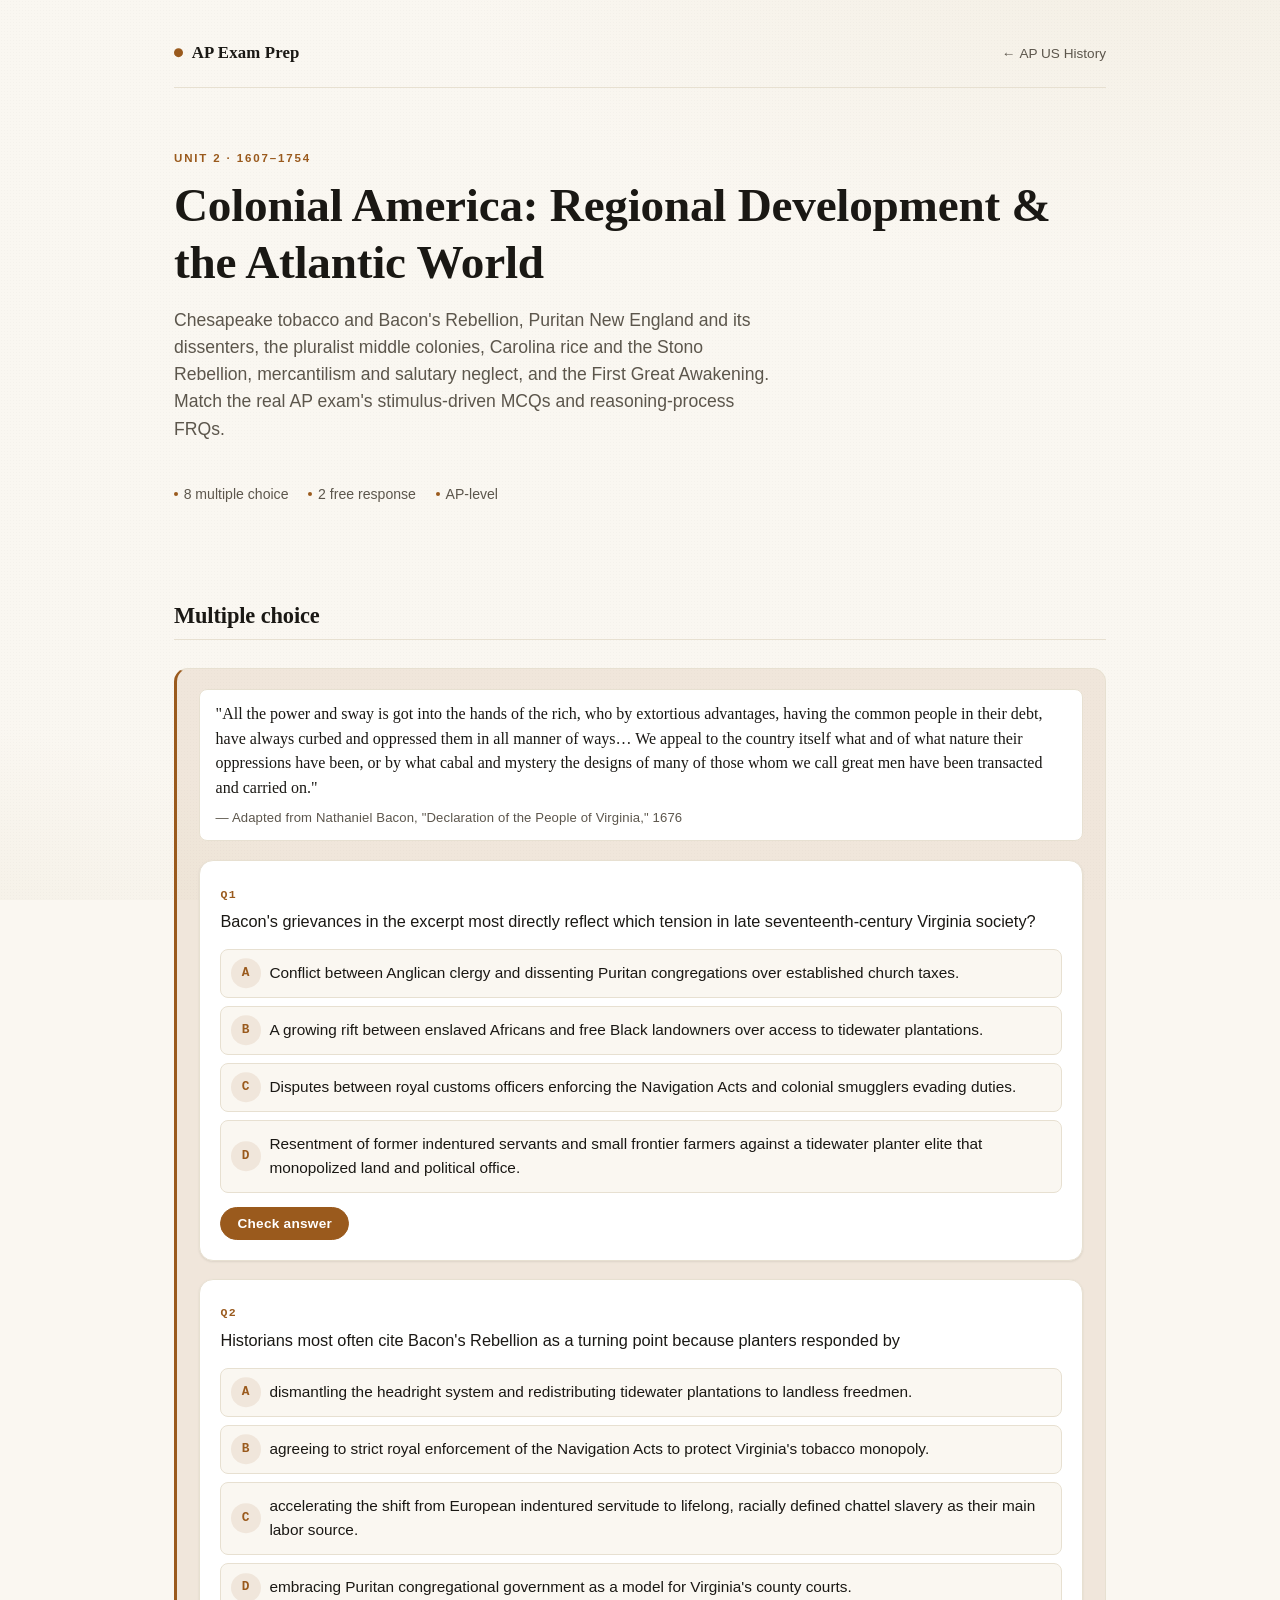
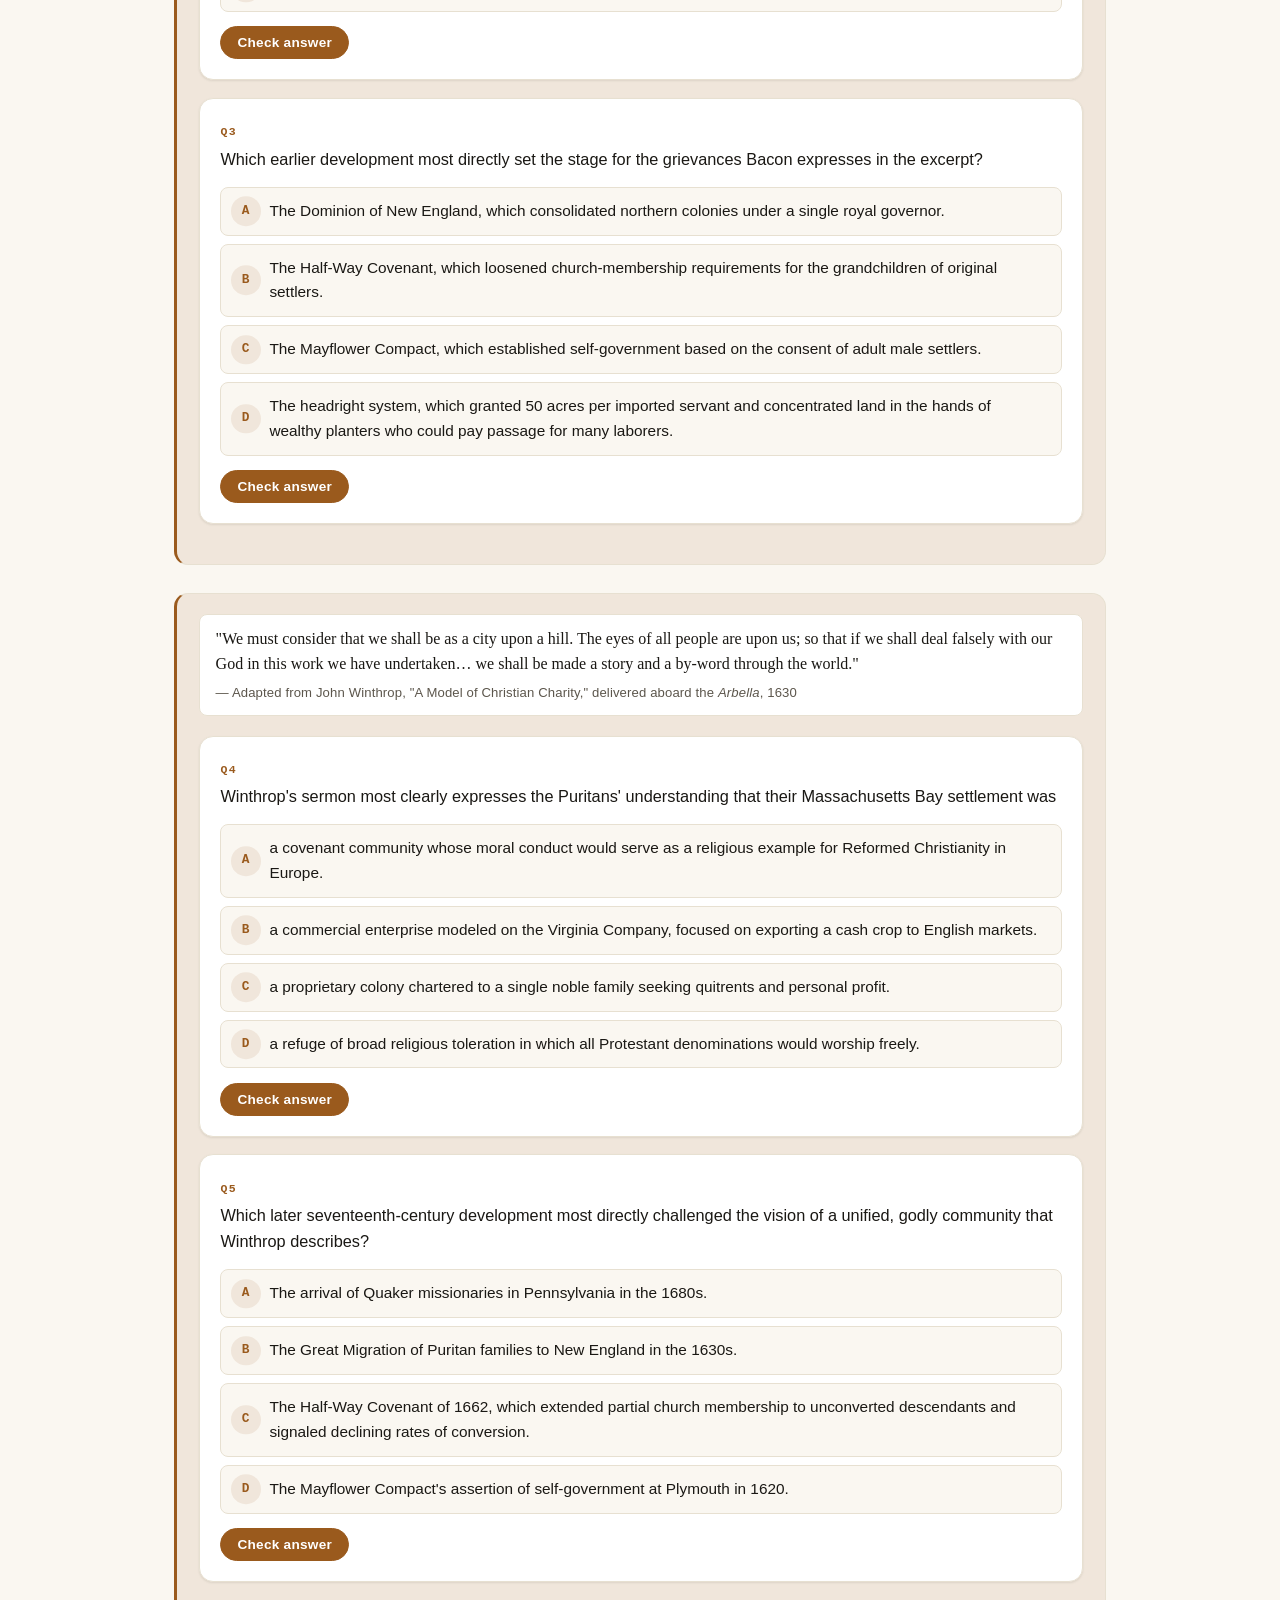
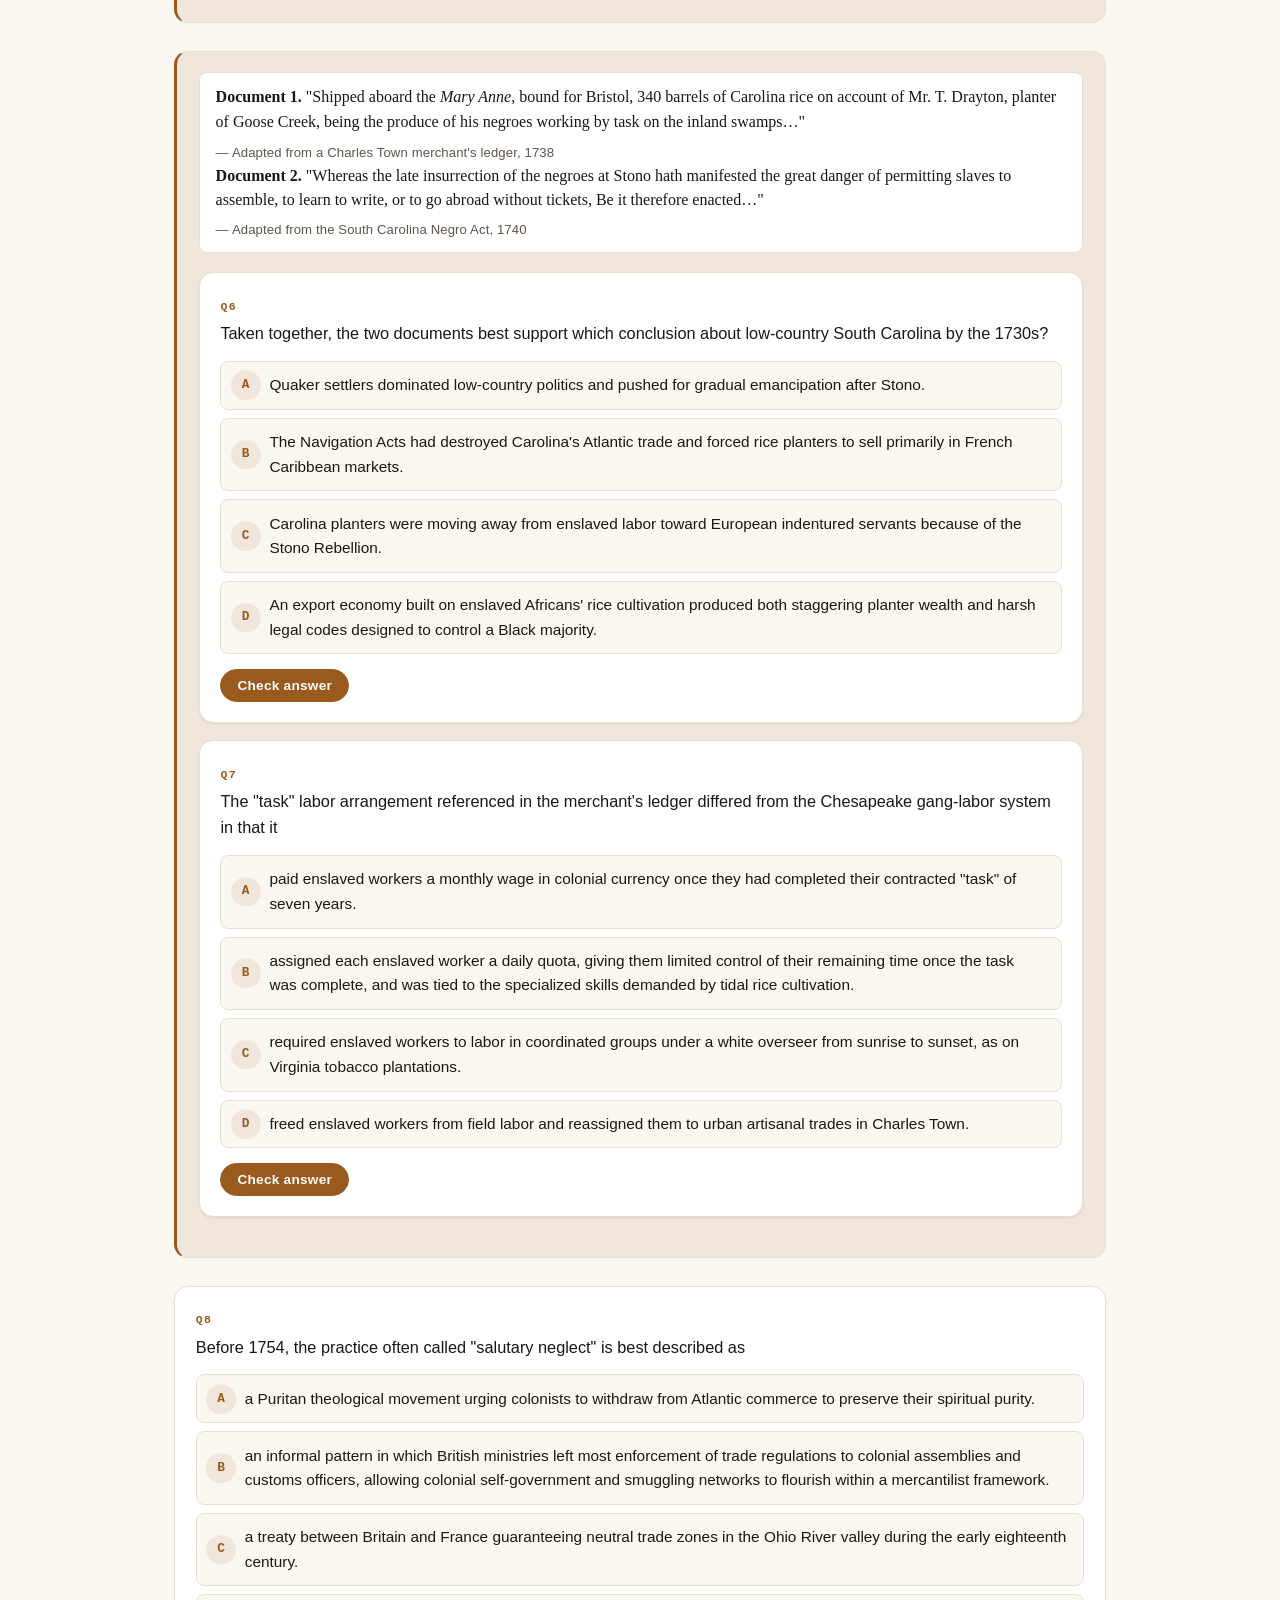
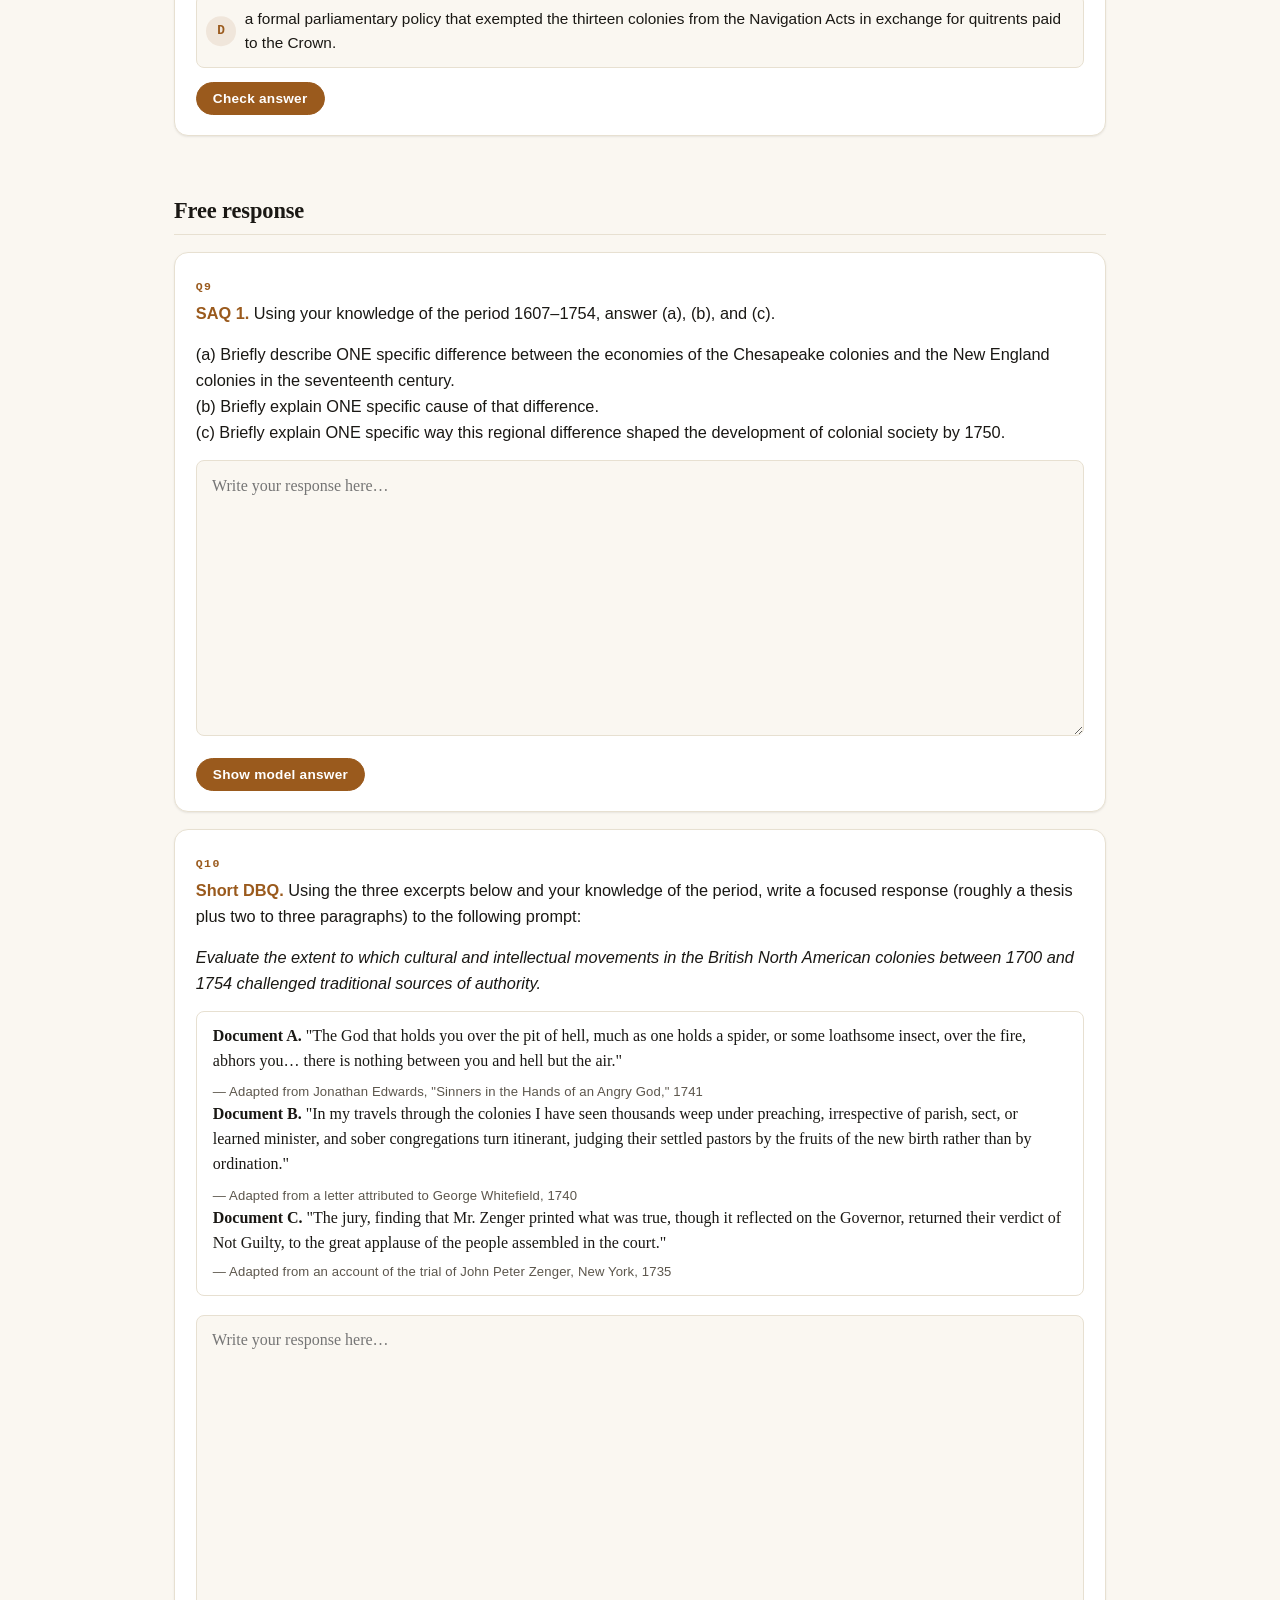
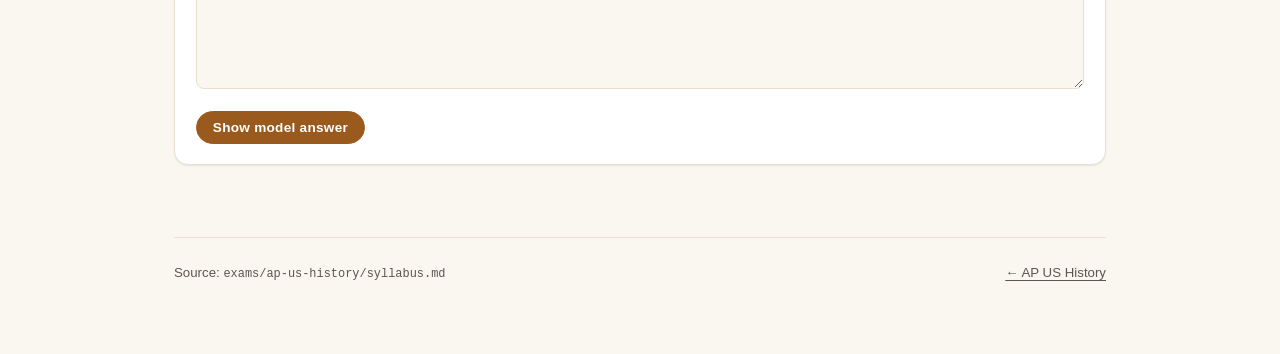
<file: exams/ap-us-history/quizzes/unit-2-colonial-america-2026-04-22.html>
<!doctype html>
<html lang="en" class="theme-history">
  <head>
    <meta charset="utf-8" />
    <meta name="viewport" content="width=device-width, initial-scale=1" />
    <title>Unit 2 · Colonial America, 1607–1754 · AP US History</title>
    <link rel="stylesheet" href="../../assets/styles.css" />
    <link rel="stylesheet" href="../../assets/quiz.css" />
  </head>
  <body>
    <div class="site">
      <nav class="topnav">
        <a class="brand" href="../../">AP Exam Prep</a>
        <a class="back" href="../">AP US History</a>
      </nav>

      <header class="hero">
        <span class="eyebrow">Unit 2 · 1607–1754</span>
        <h1>Colonial America: Regional Development &amp; the Atlantic World</h1>
        <p class="lede">
          Chesapeake tobacco and Bacon's Rebellion, Puritan New England and its
          dissenters, the pluralist middle colonies, Carolina rice and the Stono
          Rebellion, mercantilism and salutary neglect, and the First Great
          Awakening. Match the real AP exam's stimulus-driven MCQs and
          reasoning-process FRQs.
        </p>
        <div class="hero-meta">
          <span>8 multiple choice</span>
          <span>2 free response</span>
          <span>AP-level</span>
        </div>
      </header>

      <section class="quiz" aria-label="Multiple choice">
        <h2>Multiple choice</h2>

        <!-- Stimulus group 1: Bacon's Rebellion -->
        <article class="stimulus-group">
          <blockquote class="stimulus">
            <p>
              "All the power and sway is got into the hands of the rich, who by
              extortious advantages, having the common people in their debt,
              have always curbed and oppressed them in all manner of ways… We
              appeal to the country itself what and of what nature their
              oppressions have been, or by what cabal and mystery the designs
              of many of those whom we call great men have been transacted and
              carried on."
            </p>
            <cite>
              — Adapted from Nathaniel Bacon, "Declaration of the People of
              Virginia," 1676
            </cite>
          </blockquote>

          <article class="question mcq" data-qnum="1">
            <p class="prompt">
              Bacon's grievances in the excerpt most directly reflect which
              tension in late seventeenth-century Virginia society?
            </p>
            <ol class="options">
              <li data-correct="false">
                A growing rift between enslaved Africans and free Black
                landowners over access to tidewater plantations.
              </li>
              <li data-correct="true">
                Resentment of former indentured servants and small frontier
                farmers against a tidewater planter elite that monopolized
                land and political office.
              </li>
              <li data-correct="false">
                Conflict between Anglican clergy and dissenting Puritan
                congregations over established church taxes.
              </li>
              <li data-correct="false">
                Disputes between royal customs officers enforcing the
                Navigation Acts and colonial smugglers evading duties.
              </li>
            </ol>
            <button type="button" class="check">Check answer</button>
            <div class="explanation" hidden>
              <p>
                <strong>Correct:</strong> the answer about former indentured
                servants and frontier farmers resenting the tidewater elite.
              </p>
              <p>
                Bacon's Rebellion drew its support from freed indentured
                servants pushed onto the Indian frontier by a headright
                system that concentrated the best tobacco land in the hands
                of Governor Berkeley's inner circle. The option about
                Africans versus Black landowners is anachronistic for 1676
                and misreads the coalition (Bacon's force included both
                white servants and enslaved and indentured Africans). The
                Anglican-versus-Puritan option describes New England, not
                Virginia. The Navigation Acts option is the wrong axis of
                conflict — Berkeley, not Bacon, was the royal enforcer; the
                rebellion was not primarily about customs duties.
              </p>
            </div>
          </article>

          <article class="question mcq" data-qnum="2">
            <p class="prompt">
              Historians most often cite Bacon's Rebellion as a turning point
              because planters responded by
            </p>
            <ol class="options">
              <li data-correct="false">
                dismantling the headright system and redistributing tidewater
                plantations to landless freedmen.
              </li>
              <li data-correct="true">
                accelerating the shift from European indentured servitude to
                lifelong, racially defined chattel slavery as their main
                labor source.
              </li>
              <li data-correct="false">
                embracing Puritan congregational government as a model for
                Virginia's county courts.
              </li>
              <li data-correct="false">
                agreeing to strict royal enforcement of the Navigation Acts
                to protect Virginia's tobacco monopoly.
              </li>
            </ol>
            <button type="button" class="check">Check answer</button>
            <div class="explanation" hidden>
              <p>
                <strong>Correct:</strong> the answer about accelerating the
                shift to racial chattel slavery.
              </p>
              <p>
                After 1676 Chesapeake planters increasingly preferred
                enslaved Africans — whose status was lifelong and
                heritable — over indentured servants who became armed,
                land-hungry freedmen. The slave codes of 1682 and 1705
                hardened this racial line. The headright-redistribution
                option is the opposite of what happened: elites kept their
                land. Puritan congregationalism never spread to Virginia's
                Anglican establishment. The Navigation Acts option confuses
                causes — the rebellion was not resolved through tighter
                imperial trade enforcement.
              </p>
            </div>
          </article>

          <article class="question mcq" data-qnum="3">
            <p class="prompt">
              Which earlier development most directly set the stage for the
              grievances Bacon expresses in the excerpt?
            </p>
            <ol class="options">
              <li data-correct="true">
                The headright system, which granted 50 acres per imported
                servant and concentrated land in the hands of wealthy
                planters who could pay passage for many laborers.
              </li>
              <li data-correct="false">
                The Mayflower Compact, which established self-government
                based on the consent of adult male settlers.
              </li>
              <li data-correct="false">
                The Half-Way Covenant, which loosened church-membership
                requirements for the grandchildren of original settlers.
              </li>
              <li data-correct="false">
                The Dominion of New England, which consolidated northern
                colonies under a single royal governor.
              </li>
            </ol>
            <button type="button" class="check">Check answer</button>
            <div class="explanation" hidden>
              <p>
                <strong>Correct:</strong> the headright-system answer.
              </p>
              <p>
                The headright system rewarded whoever paid a servant's
                Atlantic passage with 50 acres — so rich planters who
                imported dozens of servants accumulated vast estates, while
                servants who survived their indenture found the best land
                already claimed. That structural inequality drove former
                servants onto the contested frontier that sparked Bacon's
                war. The Mayflower Compact and Half-Way Covenant are New
                England developments unrelated to Virginia land tenure. The
                Dominion of New England came after Bacon's Rebellion (1686)
                and applied only to the northern colonies.
              </p>
            </div>
          </article>
        </article>

        <!-- Stimulus group 2: Winthrop "city upon a hill" -->
        <article class="stimulus-group">
          <blockquote class="stimulus">
            <p>
              "We must consider that we shall be as a city upon a hill. The
              eyes of all people are upon us; so that if we shall deal falsely
              with our God in this work we have undertaken… we shall be made a
              story and a by-word through the world."
            </p>
            <cite>
              — Adapted from John Winthrop, "A Model of Christian Charity,"
              delivered aboard the <em>Arbella</em>, 1630
            </cite>
          </blockquote>

          <article class="question mcq" data-qnum="4">
            <p class="prompt">
              Winthrop's sermon most clearly expresses the Puritans'
              understanding that their Massachusetts Bay settlement was
            </p>
            <ol class="options">
              <li data-correct="false">
                a proprietary colony chartered to a single noble family
                seeking quitrents and personal profit.
              </li>
              <li data-correct="true">
                a covenant community whose moral conduct would serve as a
                religious example for Reformed Christianity in Europe.
              </li>
              <li data-correct="false">
                a commercial enterprise modeled on the Virginia Company,
                focused on exporting a cash crop to English markets.
              </li>
              <li data-correct="false">
                a refuge of broad religious toleration in which all
                Protestant denominations would worship freely.
              </li>
            </ol>
            <button type="button" class="check">Check answer</button>
            <div class="explanation" hidden>
              <p>
                <strong>Correct:</strong> the covenant-community /
                religious-example answer.
              </p>
              <p>
                Winthrop frames the colony as bound by a covenant with God,
                watched by "the eyes of all people" — a model of reformed
                society rather than a private estate or a cash-crop
                venture. The proprietary answer describes Maryland or
                Pennsylvania, not Massachusetts Bay. The Virginia Company
                answer confuses Winthrop's errand with the Chesapeake
                tobacco economy. The broad-toleration answer describes
                Rhode Island or Pennsylvania; Massachusetts Bay enforced
                religious conformity and expelled dissenters like Roger
                Williams and Anne Hutchinson.
              </p>
            </div>
          </article>

          <article class="question mcq" data-qnum="5">
            <p class="prompt">
              Which later seventeenth-century development most directly
              challenged the vision of a unified, godly community that
              Winthrop describes?
            </p>
            <ol class="options">
              <li data-correct="false">
                The Mayflower Compact's assertion of self-government at
                Plymouth in 1620.
              </li>
              <li data-correct="true">
                The Half-Way Covenant of 1662, which extended partial church
                membership to unconverted descendants and signaled declining
                rates of conversion.
              </li>
              <li data-correct="false">
                The Great Migration of Puritan families to New England in
                the 1630s.
              </li>
              <li data-correct="false">
                The arrival of Quaker missionaries in Pennsylvania in the
                1680s.
              </li>
            </ol>
            <button type="button" class="check">Check answer</button>
            <div class="explanation" hidden>
              <p>
                <strong>Correct:</strong> the Half-Way Covenant answer.
              </p>
              <p>
                By 1662 ministers worried that the second and third
                generations were not reporting conversion experiences, so
                the Half-Way Covenant allowed their children to be baptized
                without full communion — an implicit admission that the
                "city upon a hill" was losing its spiritual intensity. The
                Mayflower Compact predates Winthrop's sermon and reinforced,
                not challenged, covenant ideals. The Great Migration
                supplied the colony Winthrop described. Quaker missionaries
                in Pennsylvania did not threaten Massachusetts Bay's
                internal religious cohesion.
              </p>
            </div>
          </article>
        </article>

        <!-- Stimulus group 3: South Carolina rice/Stono ledger + Act -->
        <article class="stimulus-group">
          <blockquote class="stimulus">
            <p>
              <strong>Document 1.</strong> "Shipped aboard the <em>Mary
              Anne</em>, bound for Bristol, 340 barrels of Carolina rice on
              account of Mr. T. Drayton, planter of Goose Creek, being the
              produce of his negroes working by task on the inland
              swamps…"
            </p>
            <cite>— Adapted from a Charles Town merchant's ledger, 1738</cite>
            <p>
              <strong>Document 2.</strong> "Whereas the late insurrection of
              the negroes at Stono hath manifested the great danger of
              permitting slaves to assemble, to learn to write, or to go
              abroad without tickets, Be it therefore enacted…"
            </p>
            <cite>
              — Adapted from the South Carolina Negro Act, 1740
            </cite>
          </blockquote>

          <article class="question mcq" data-qnum="6">
            <p class="prompt">
              Taken together, the two documents best support which conclusion
              about low-country South Carolina by the 1730s?
            </p>
            <ol class="options">
              <li data-correct="false">
                Carolina planters were moving away from enslaved labor
                toward European indentured servants because of the Stono
                Rebellion.
              </li>
              <li data-correct="true">
                An export economy built on enslaved Africans' rice
                cultivation produced both staggering planter wealth and
                harsh legal codes designed to control a Black majority.
              </li>
              <li data-correct="false">
                The Navigation Acts had destroyed Carolina's Atlantic trade
                and forced rice planters to sell primarily in French
                Caribbean markets.
              </li>
              <li data-correct="false">
                Quaker settlers dominated low-country politics and pushed
                for gradual emancipation after Stono.
              </li>
            </ol>
            <button type="button" class="check">Check answer</button>
            <div class="explanation" hidden>
              <p>
                <strong>Correct:</strong> the answer pairing rice wealth with
                harsh legal control of a Black majority.
              </p>
              <p>
                Document 1 shows rice profits flowing through Charles Town
                to Bristol on the backs of task-laboring enslaved workers;
                Document 2 shows the colony tightening its slave code
                immediately after Stono (1739). Together they describe the
                plantation-complex / slave-society pattern of the Carolina
                low country — not a retreat to indentured labor (the
                opposite happened), not a collapse of Atlantic trade (rice
                exports boomed within the British imperial system), and not
                Quaker political dominance (Quakers were concentrated in
                Pennsylvania, not South Carolina).
              </p>
            </div>
          </article>

          <article class="question mcq" data-qnum="7">
            <p class="prompt">
              The "task" labor arrangement referenced in the merchant's
              ledger differed from the Chesapeake gang-labor system in that
              it
            </p>
            <ol class="options">
              <li data-correct="true">
                assigned each enslaved worker a daily quota, giving them
                limited control of their remaining time once the task was
                complete, and was tied to the specialized skills demanded by
                tidal rice cultivation.
              </li>
              <li data-correct="false">
                freed enslaved workers from field labor and reassigned them
                to urban artisanal trades in Charles Town.
              </li>
              <li data-correct="false">
                required enslaved workers to labor in coordinated groups
                under a white overseer from sunrise to sunset, as on
                Virginia tobacco plantations.
              </li>
              <li data-correct="false">
                paid enslaved workers a monthly wage in colonial currency
                once they had completed their contracted "task" of seven
                years.
              </li>
            </ol>
            <button type="button" class="check">Check answer</button>
            <div class="explanation" hidden>
              <p>
                <strong>Correct:</strong> the daily-quota / rice-cultivation
                answer.
              </p>
              <p>
                Rice required specialized knowledge — much of it brought
                from West Africa — and the task system let planters exploit
                that expertise by setting a daily quota per worker. The
                urban-artisan answer misdescribes the plantation setting.
                The gang-labor description is exactly the Chesapeake
                contrast the question asks about, not the Carolina task
                system. The wage / seven-year-contract answer confuses
                chattel slavery with indentured servitude, which by the
                1730s had largely been displaced in the Carolina low
                country.
              </p>
            </div>
          </article>
        </article>

        <!-- Standalone MCQ: mercantilism / salutary neglect -->
        <article class="question mcq" data-qnum="8">
          <p class="prompt">
            Before 1754, the practice often called "salutary neglect" is best
            described as
          </p>
          <ol class="options">
            <li data-correct="false">
              a formal parliamentary policy that exempted the thirteen
              colonies from the Navigation Acts in exchange for quitrents
              paid to the Crown.
            </li>
            <li data-correct="true">
              an informal pattern in which British ministries left most
              enforcement of trade regulations to colonial assemblies and
              customs officers, allowing colonial self-government and
              smuggling networks to flourish within a mercantilist framework.
            </li>
            <li data-correct="false">
              a Puritan theological movement urging colonists to withdraw
              from Atlantic commerce to preserve their spiritual purity.
            </li>
            <li data-correct="false">
              a treaty between Britain and France guaranteeing neutral trade
              zones in the Ohio River valley during the early eighteenth
              century.
            </li>
          </ol>
          <button type="button" class="check">Check answer</button>
          <div class="explanation" hidden>
            <p>
              <strong>Correct:</strong> the informal-enforcement answer.
            </p>
            <p>
              Salutary neglect was not written law but an administrative
              habit under Walpole and his successors: the Navigation Acts
              remained on the books, yet lax enforcement let colonial
              assemblies grow in power and merchants to trade (and smuggle)
              relatively freely. The "formal exemption" answer inverts
              reality — mercantilism stayed officially in force. The
              Puritan-withdrawal answer invents a theology that did not
              exist. The Anglo-French treaty answer is fabricated; there was
              no such neutral-trade treaty in the Ohio valley.
            </p>
          </div>
        </article>
      </section>

      <section class="quiz" aria-label="Free response">
        <h2>Free response</h2>

        <article class="question frq" data-qnum="9">
          <p class="prompt">
            <strong>SAQ 1.</strong> Using your knowledge of the period
            1607–1754, answer (a), (b), and (c).
          </p>
          <p class="prompt">
            (a) Briefly describe ONE specific difference between the economies
            of the Chesapeake colonies and the New England colonies in the
            seventeenth century.<br />
            (b) Briefly explain ONE specific cause of that difference.<br />
            (c) Briefly explain ONE specific way this regional difference
            shaped the development of colonial society by 1750.
          </p>
          <textarea rows="10" placeholder="Write your response here…"></textarea>
          <button type="button" class="reveal">Show model answer</button>
          <div class="model-answer" hidden>
            <h3>Rubric</h3>
            <ul>
              <li>
                (a) 1 point for a specific, accurate contrast (e.g., Chesapeake
                export staple vs. New England mixed economy; plantation labor
                vs. family farms / shipping).
              </li>
              <li>
                (b) 1 point for a specific cause (soil and climate; settler
                motives — profit vs. Puritan community; headright system; West
                Indies slave-trade access).
              </li>
              <li>
                (c) 1 point for a specific later consequence that clearly
                follows from (a) — e.g., entrenched chattel slavery and a
                planter elite in the South; urban merchant class, denser towns,
                and literate Puritan culture in New England.
              </li>
            </ul>
            <h3>Model answer</h3>
            <p>
              (a) The seventeenth-century Chesapeake economy was organized
              around a single export staple — tobacco grown on large
              plantations — while New England developed a diversified economy
              of small family farms, fishing, shipbuilding, and merchant
              shipping centered on Boston.
            </p>
            <p>
              (b) This difference was driven largely by settler motives and
              geography. Virginia and Maryland attracted profit-seeking
              planters who used the headright system to acquire bottomland
              suited to tobacco; New England was settled by Puritan families
              seeking to build covenant communities on rockier, less
              staple-friendly land, which encouraged diversified household
              production and Atlantic trade.
            </p>
            <p>
              (c) By 1750 the Chesapeake had become a rigidly stratified
              slave society in which a small planter elite dominated politics
              while enslaved Africans performed most field labor, whereas
              New England had developed a denser network of port towns, a
              sizable merchant class, and comparatively widespread literacy
              rooted in Puritan congregational life — shaping very different
              political cultures going into the imperial crisis.
            </p>
          </div>
        </article>

        <article class="question frq" data-qnum="10">
          <p class="prompt">
            <strong>Short DBQ.</strong> Using the three excerpts below and
            your knowledge of the period, write a focused response (roughly a
            thesis plus two to three paragraphs) to the following prompt:
          </p>
          <p class="prompt">
            <em>
              Evaluate the extent to which cultural and intellectual movements
              in the British North American colonies between 1700 and 1754
              challenged traditional sources of authority.
            </em>
          </p>
          <blockquote class="stimulus">
            <p>
              <strong>Document A.</strong> "The God that holds you over the
              pit of hell, much as one holds a spider, or some loathsome
              insect, over the fire, abhors you… there is nothing between you
              and hell but the air."
            </p>
            <cite>
              — Adapted from Jonathan Edwards, "Sinners in the Hands of an
              Angry God," 1741
            </cite>
            <p>
              <strong>Document B.</strong> "In my travels through the
              colonies I have seen thousands weep under preaching,
              irrespective of parish, sect, or learned minister, and sober
              congregations turn itinerant, judging their settled pastors by
              the fruits of the new birth rather than by ordination."
            </p>
            <cite>
              — Adapted from a letter attributed to George Whitefield, 1740
            </cite>
            <p>
              <strong>Document C.</strong> "The jury, finding that Mr. Zenger
              printed what was true, though it reflected on the Governor,
              returned their verdict of Not Guilty, to the great applause of
              the people assembled in the court."
            </p>
            <cite>
              — Adapted from an account of the trial of John Peter Zenger,
              New York, 1735
            </cite>
          </blockquote>
          <textarea rows="14" placeholder="Write your response here…"></textarea>
          <button type="button" class="reveal">Show model answer</button>
          <div class="model-answer" hidden>
            <h3>Rubric</h3>
            <ul>
              <li>
                <strong>Thesis (1 pt):</strong> historically defensible claim
                that takes a position on the extent of challenge to authority
                (e.g., "To a significant extent, religious revival and
                Enlightenment-influenced public debate undermined deference
                to established clergy and colonial officials, though
                traditional hierarchies in politics and slavery remained
                intact.").
              </li>
              <li>
                <strong>Contextualization (1 pt):</strong> situate the period
                (e.g., maturing mercantilist empire, salutary neglect,
                established churches, growing literacy, print culture).
              </li>
              <li>
                <strong>Document use (up to 3 pts):</strong> use all three
                excerpts to support the argument, describing content
                accurately — e.g., Edwards on emotional revivalism, Whitefield
                on itinerancy and lay judgment of clergy, Zenger on press
                criticism of a royal governor.
              </li>
              <li>
                <strong>Outside evidence (1 pt):</strong> at least one
                specific fact beyond the documents — e.g., the split between
                "Old Lights" and "New Lights," Enlightenment influence
                (Locke, Franklin), the spread of newspapers, growing colonial
                assemblies under salutary neglect.
              </li>
              <li>
                <strong>Complexity / sourcing (1 pt):</strong> nuance — e.g.,
                revivalism challenged clerical authority but often reinforced
                patriarchal and racial hierarchies; Zenger's verdict did not
                change law but shifted public expectation; sourcing by
                purpose/audience of at least one document.
              </li>
            </ul>
            <h3>Model answer (abbreviated)</h3>
            <p>
              <strong>Thesis:</strong> Between 1700 and 1754 the First Great
              Awakening and an expanding colonial print culture challenged
              religious and political authority in significant ways — lay
              converts judged their ministers, and jurors defied a royal
              governor — but these movements did not fundamentally dislodge
              the established planter elite, imperial officials, or the
              institution of slavery, so the challenge was real yet partial.
            </p>
            <p>
              <strong>Context and documents:</strong> Within a British
              imperial system of salutary neglect and established churches,
              revivalists like Edwards (Doc A) used emotional, fear-driven
              preaching to push ordinary colonists to seek a personal "new
              birth," cutting around the scholarly authority of settled
              Congregational ministers. Whitefield's itinerancy (Doc B)
              taught audiences from New England to Georgia to evaluate
              clergy by the "fruits" of conversion rather than by ordination
              — producing the Old Light / New Light split that fractured
              established denominations. At the same time, the Zenger trial
              (Doc C) showed a New York jury protecting printed criticism
              of a royal governor, foreshadowing a press culture increasingly
              willing to police officials.
            </p>
            <p>
              <strong>Complexity:</strong> Yet these challenges had limits.
              Slave codes hardened after Stono (1739); tidewater and
              low-country elites retained control of assemblies; and
              Whitefield himself defended slavery even as he preached to
              enslaved audiences. Enlightenment ideas (Locke, Franklin's
              Junto, the expanding newspaper network) reinforced a culture
              of public argument, but deference to imperial authority would
              not truly break until the crisis after 1763. The period
              therefore produced meaningful but uneven challenges to
              traditional authority — laying intellectual groundwork for
              the revolutionary era rather than overturning colonial
              hierarchies in its own right.
            </p>
          </div>
        </article>
      </section>

      <footer>
        <span>Source: <code>exams/ap-us-history/syllabus.md</code></span>
        <a href="../">← AP US History</a>
      </footer>
    </div>

    <script src="../../assets/quiz.js"></script>
  </body>
</html>
</file>
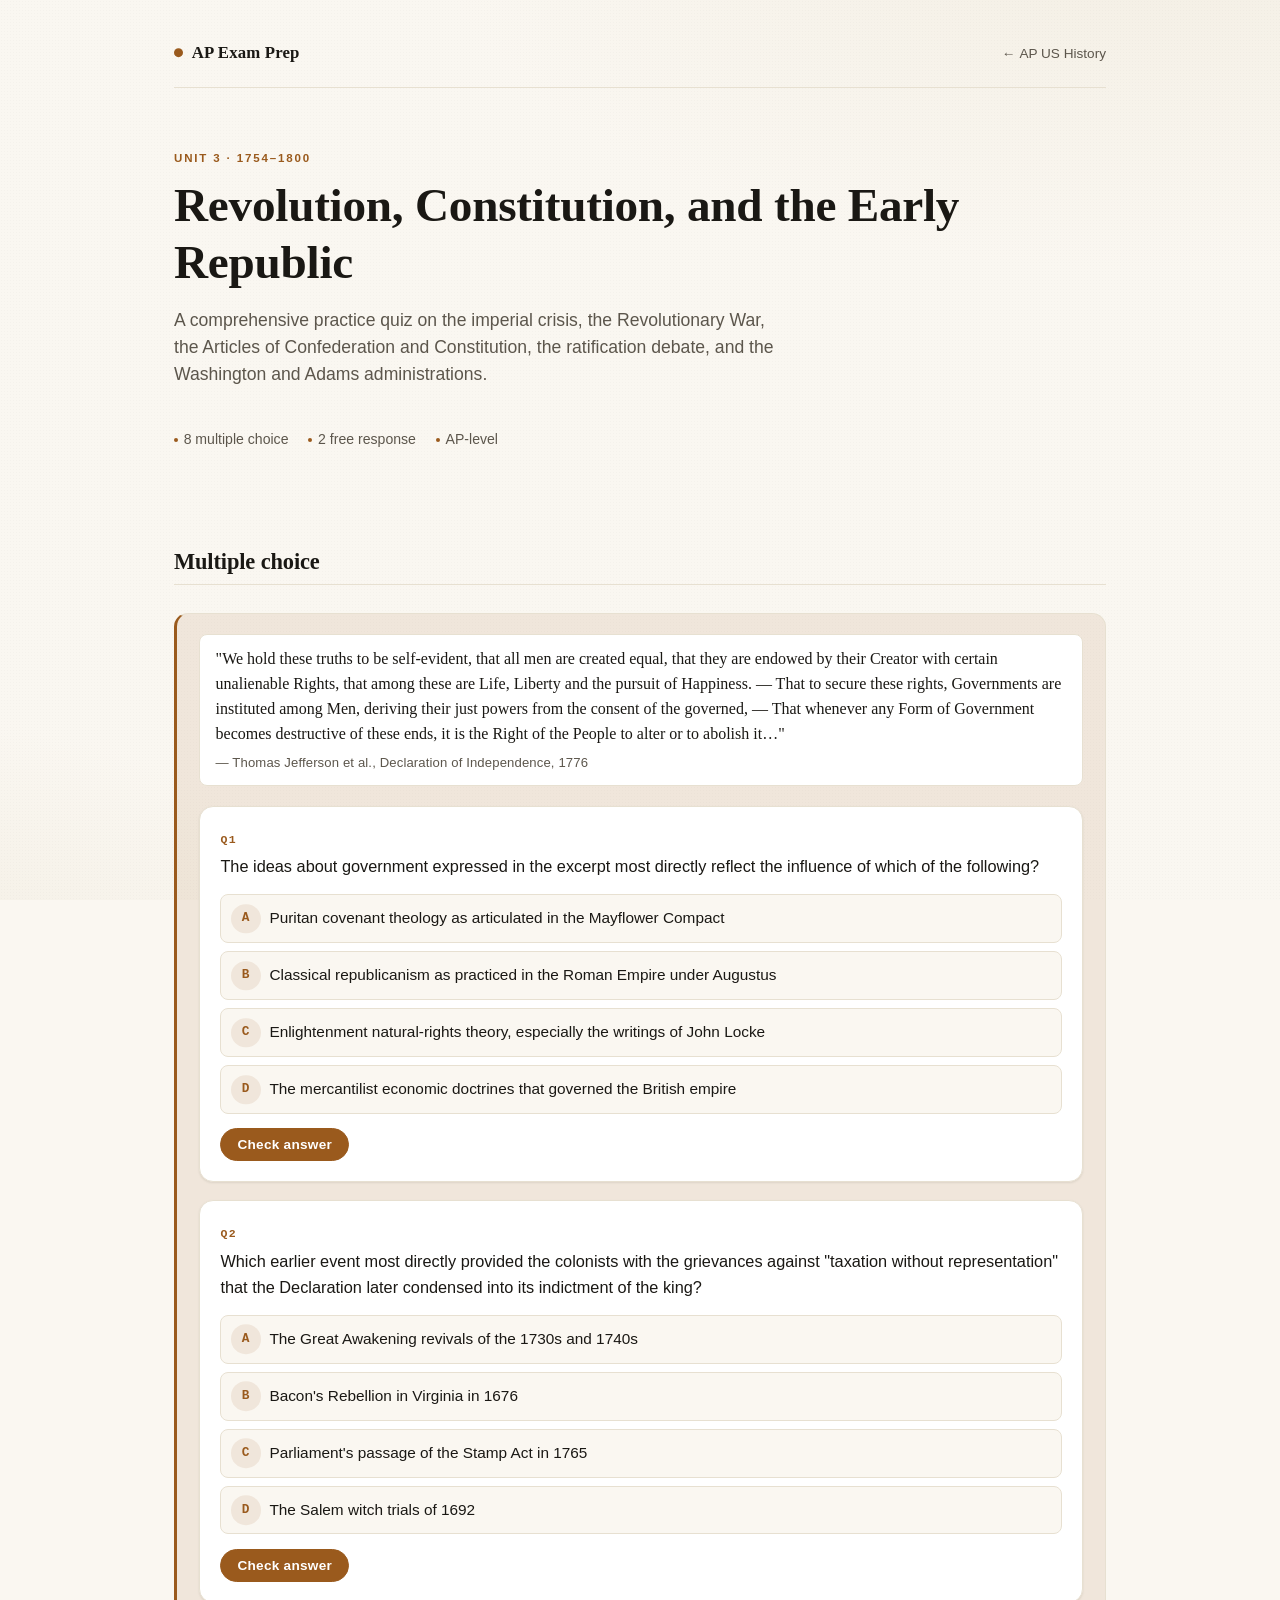
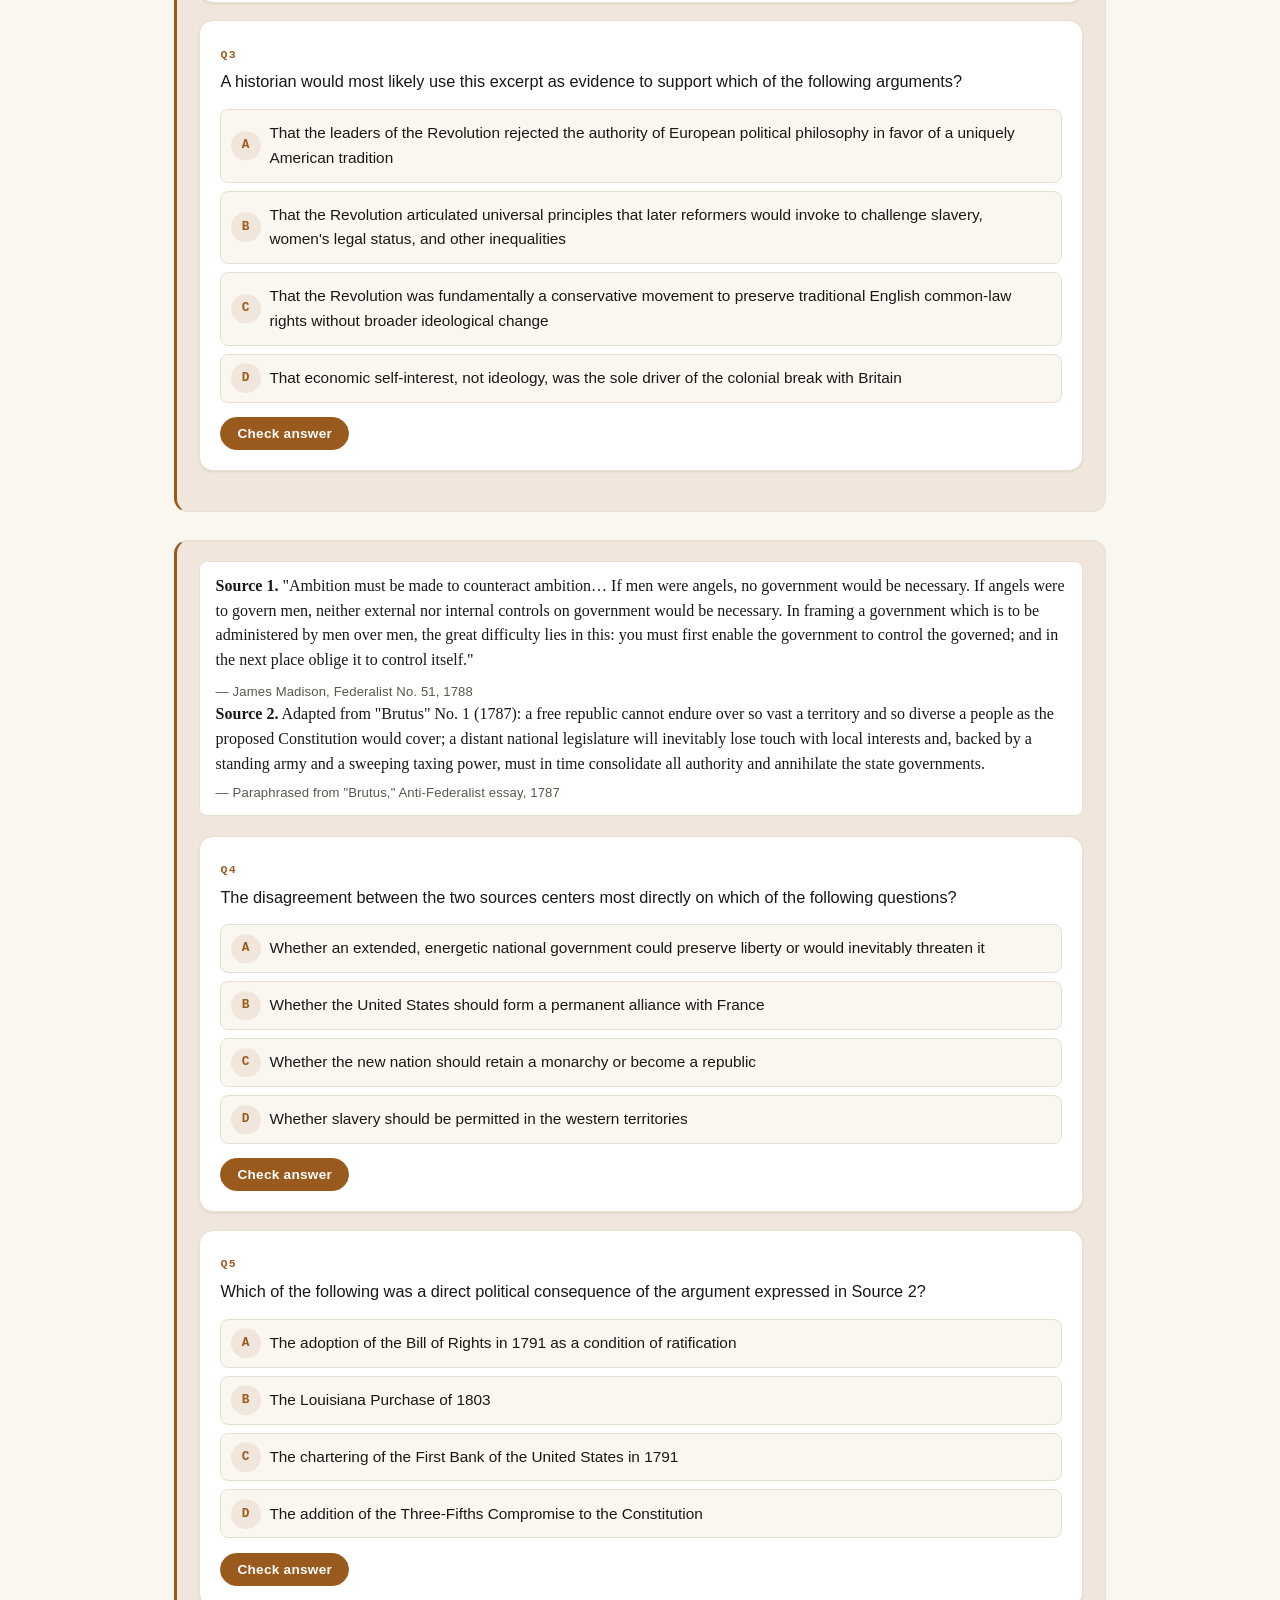
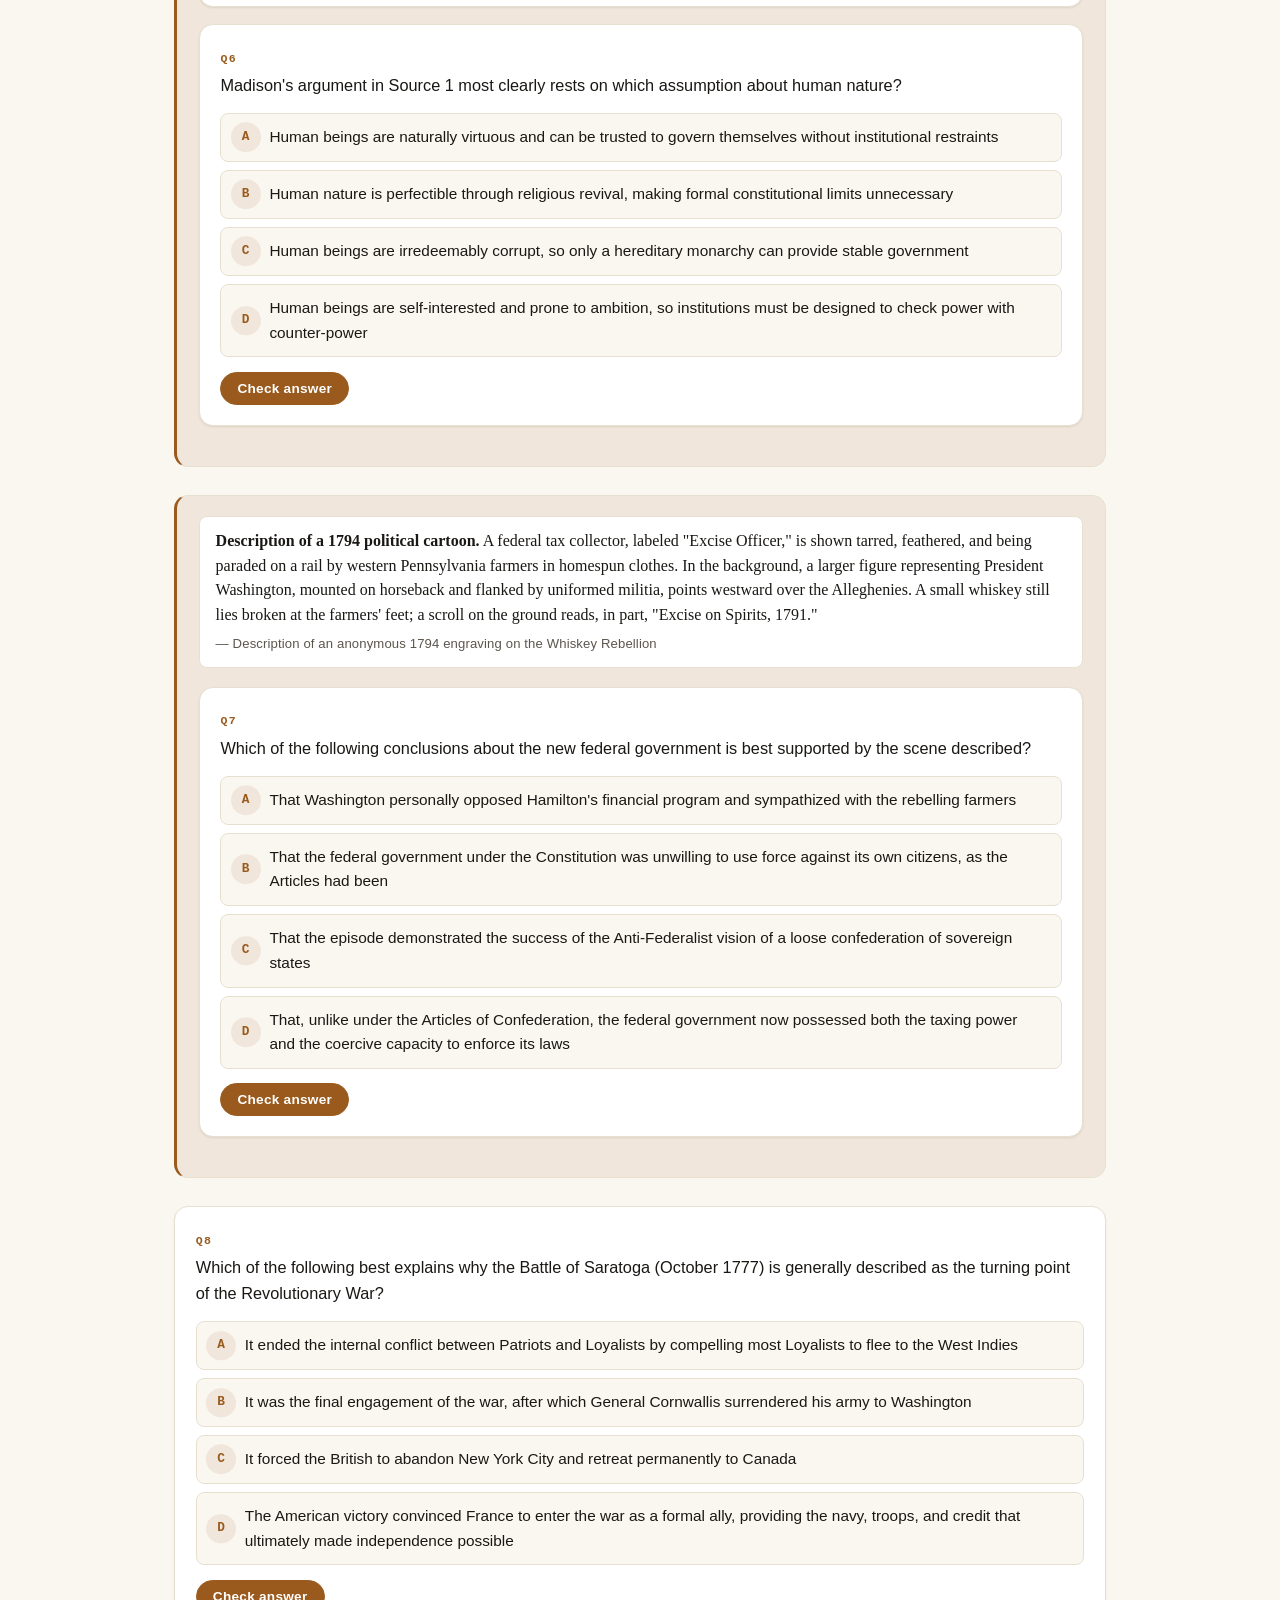
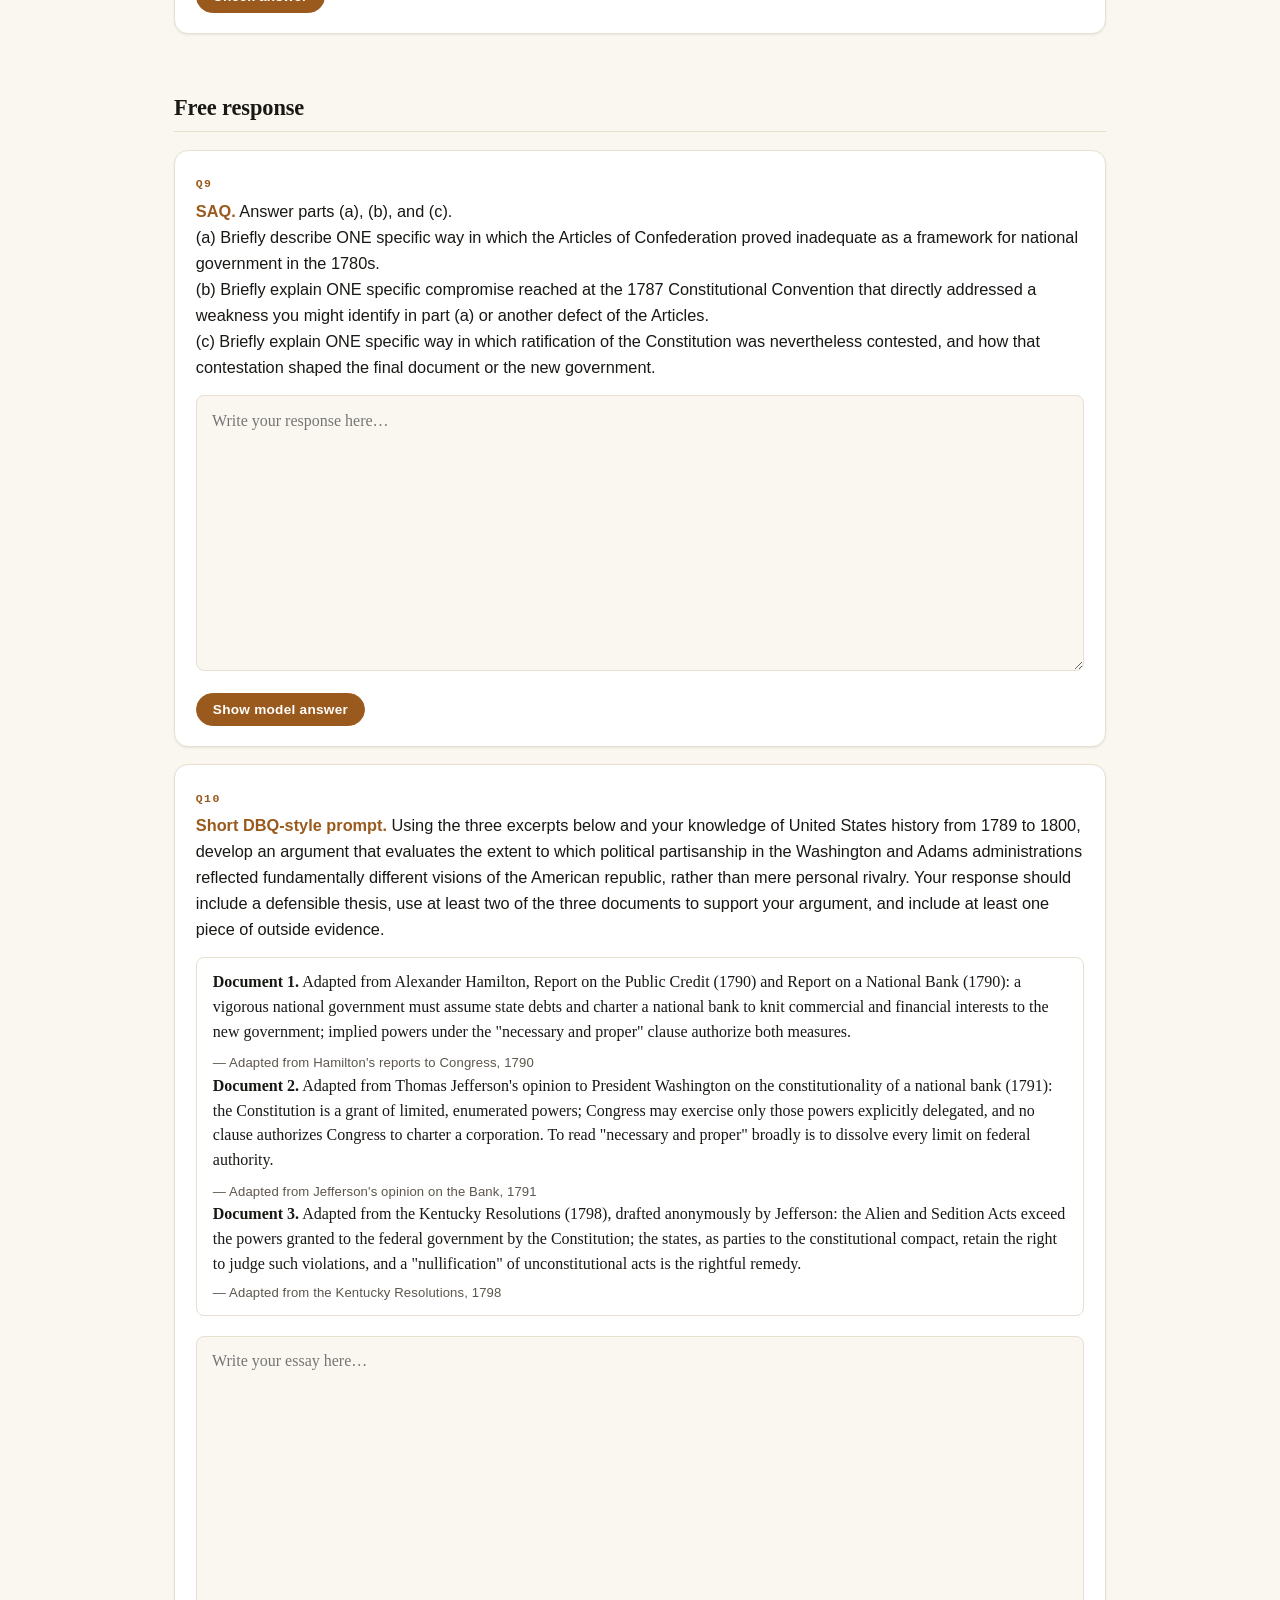
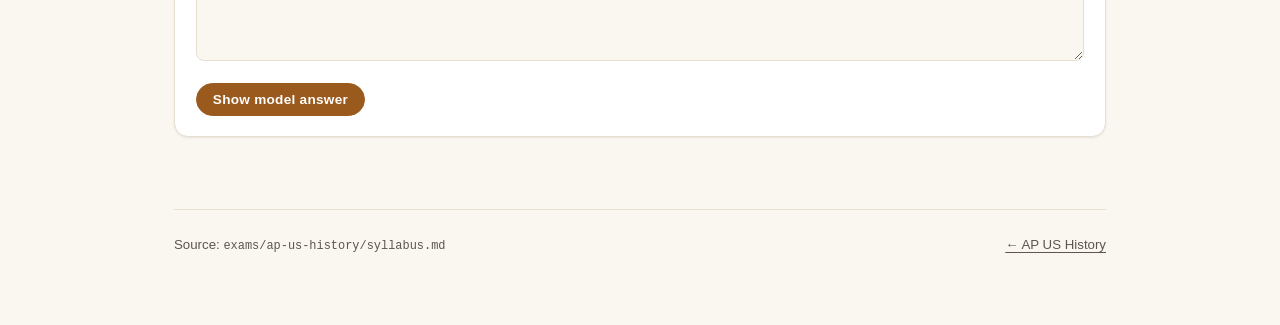
<file: exams/ap-us-history/quizzes/unit-3-revolution-early-republic-2026-04-22.html>
<!doctype html>
<html lang="en" class="theme-history">
  <head>
    <meta charset="utf-8" />
    <meta name="viewport" content="width=device-width, initial-scale=1" />
    <title>Unit 3 · Revolution and the Early Republic · AP US History</title>
    <link rel="stylesheet" href="../../assets/styles.css" />
    <link rel="stylesheet" href="../../assets/quiz.css" />
  </head>
  <body>
    <div class="site">
      <nav class="topnav">
        <a class="brand" href="../../">AP Exam Prep</a>
        <a class="back" href="../">AP US History</a>
      </nav>

      <header class="hero">
        <span class="eyebrow">Unit 3 · 1754–1800</span>
        <h1>Revolution, Constitution, and the Early Republic</h1>
        <p class="lede">
          A comprehensive practice quiz on the imperial crisis, the Revolutionary War,
          the Articles of Confederation and Constitution, the ratification debate, and
          the Washington and Adams administrations.
        </p>
        <div class="hero-meta">
          <span>8 multiple choice</span>
          <span>2 free response</span>
          <span>AP-level</span>
        </div>
      </header>

      <section class="quiz" aria-label="Multiple choice">
        <h2>Multiple choice</h2>

        <!-- Stimulus group 1: Declaration of Independence -->
        <article class="stimulus-group">
          <blockquote class="stimulus">
            <p>
              "We hold these truths to be self-evident, that all men are created equal,
              that they are endowed by their Creator with certain unalienable Rights,
              that among these are Life, Liberty and the pursuit of Happiness. — That
              to secure these rights, Governments are instituted among Men, deriving
              their just powers from the consent of the governed, — That whenever any
              Form of Government becomes destructive of these ends, it is the Right of
              the People to alter or to abolish it…"
            </p>
            <cite>— Thomas Jefferson et al., Declaration of Independence, 1776</cite>
          </blockquote>

          <article class="question mcq" data-qnum="1">
            <p class="prompt">
              The ideas about government expressed in the excerpt most directly reflect
              the influence of which of the following?
            </p>
            <ol class="options">
              <li data-correct="false">
                Puritan covenant theology as articulated in the Mayflower Compact
              </li>
              <li data-correct="true">
                Enlightenment natural-rights theory, especially the writings of John Locke
              </li>
              <li data-correct="false">
                The mercantilist economic doctrines that governed the British empire
              </li>
              <li data-correct="false">
                Classical republicanism as practiced in the Roman Empire under Augustus
              </li>
            </ol>
            <button type="button" class="check">Check answer</button>
            <div class="explanation" hidden>
              <p><strong>Correct:</strong> Enlightenment natural-rights theory, especially Locke.</p>
              <p>
                Jefferson's language on unalienable rights, consent of the governed, and the
                people's right to alter or abolish destructive governments is a direct
                paraphrase of Locke's <em>Second Treatise of Government</em>. The Mayflower
                Compact framed a religious covenant rather than a secular natural-rights
                theory; mercantilism is an economic doctrine about trade and bullion, not a
                theory of the origin of government; and the Roman <em>Empire</em> under
                Augustus was an autocracy, not a model of popular sovereignty (the Roman
                Republic would be a closer, though still imperfect, parallel).
              </p>
            </div>
          </article>

          <article class="question mcq" data-qnum="2">
            <p class="prompt">
              Which earlier event most directly provided the colonists with the grievances
              against "taxation without representation" that the Declaration later condensed
              into its indictment of the king?
            </p>
            <ol class="options">
              <li data-correct="false">
                Bacon's Rebellion in Virginia in 1676
              </li>
              <li data-correct="false">
                The Salem witch trials of 1692
              </li>
              <li data-correct="true">
                Parliament's passage of the Stamp Act in 1765
              </li>
              <li data-correct="false">
                The Great Awakening revivals of the 1730s and 1740s
              </li>
            </ol>
            <button type="button" class="check">Check answer</button>
            <div class="explanation" hidden>
              <p><strong>Correct:</strong> Parliament's passage of the Stamp Act in 1765.</p>
              <p>
                The Stamp Act was the first direct internal tax Parliament levied on the
                colonies and it crystallized the slogan "no taxation without representation,"
                spawning the Stamp Act Congress and the Sons of Liberty. Bacon's Rebellion
                was a clash between frontier settlers and the Virginia governor over Native
                policy. The Salem witch trials were a religious and social panic. The Great
                Awakening influenced colonial religious and cultural identity but did not
                produce the specific tax-representation grievance.
              </p>
            </div>
          </article>

          <article class="question mcq" data-qnum="3">
            <p class="prompt">
              A historian would most likely use this excerpt as evidence to support which
              of the following arguments?
            </p>
            <ol class="options">
              <li data-correct="false">
                That the Revolution was fundamentally a conservative movement to preserve
                traditional English common-law rights without broader ideological change
              </li>
              <li data-correct="true">
                That the Revolution articulated universal principles that later reformers
                would invoke to challenge slavery, women's legal status, and other inequalities
              </li>
              <li data-correct="false">
                That the leaders of the Revolution rejected the authority of European
                political philosophy in favor of a uniquely American tradition
              </li>
              <li data-correct="false">
                That economic self-interest, not ideology, was the sole driver of the
                colonial break with Britain
              </li>
            </ol>
            <button type="button" class="check">Check answer</button>
            <div class="explanation" hidden>
              <p><strong>Correct:</strong> The Revolution articulated universal principles later invoked against slavery and other inequalities.</p>
              <p>
                The claim that "all men are created equal" endowed with unalienable rights
                is sweeping and universal on its face, and abolitionists, women's-rights
                advocates (notably at Seneca Falls in 1848), and later civil-rights
                movements all quoted it against existing hierarchies. The "conservative,
                English-rights-only" reading ignores the Declaration's explicit appeal to
                natural rights applicable to "all men." The claim that the founders rejected
                European philosophy contradicts their open borrowing from Locke and
                Montesquieu. The pure economic-interest reading is a Progressive-era
                Beardian thesis not supported by this ideological document.
              </p>
            </div>
          </article>
        </article>

        <!-- Stimulus group 2: Federalist vs Anti-Federalist -->
        <article class="stimulus-group">
          <blockquote class="stimulus">
            <p>
              <strong>Source 1.</strong> "Ambition must be made to counteract ambition… If
              men were angels, no government would be necessary. If angels were to govern
              men, neither external nor internal controls on government would be necessary.
              In framing a government which is to be administered by men over men, the
              great difficulty lies in this: you must first enable the government to
              control the governed; and in the next place oblige it to control itself."
            </p>
            <cite>— James Madison, Federalist No. 51, 1788</cite>
            <p>
              <strong>Source 2.</strong> Adapted from "Brutus" No. 1 (1787): a free republic
              cannot endure over so vast a territory and so diverse a people as the proposed
              Constitution would cover; a distant national legislature will inevitably lose
              touch with local interests and, backed by a standing army and a sweeping
              taxing power, must in time consolidate all authority and annihilate the
              state governments.
            </p>
            <cite>— Paraphrased from "Brutus," Anti-Federalist essay, 1787</cite>
          </blockquote>

          <article class="question mcq" data-qnum="4">
            <p class="prompt">
              The disagreement between the two sources centers most directly on which of
              the following questions?
            </p>
            <ol class="options">
              <li data-correct="false">
                Whether the new nation should retain a monarchy or become a republic
              </li>
              <li data-correct="true">
                Whether an extended, energetic national government could preserve
                liberty or would inevitably threaten it
              </li>
              <li data-correct="false">
                Whether slavery should be permitted in the western territories
              </li>
              <li data-correct="false">
                Whether the United States should form a permanent alliance with France
              </li>
            </ol>
            <button type="button" class="check">Check answer</button>
            <div class="explanation" hidden>
              <p><strong>Correct:</strong> Whether a strong, extended national government could preserve or would threaten liberty.</p>
              <p>
                Madison defends the proposed Constitution's checks and separated powers as
                sufficient safeguards in a large republic; "Brutus" counters that any
                sufficiently strong national government stretched over so large a territory
                will crush the states and individual liberty. Monarchy was not seriously on
                the table in 1787–88. Western slavery became the central sectional question
                after 1820, not during ratification. French alliance debates belong to the
                Washington–Adams 1790s, after ratification.
              </p>
            </div>
          </article>

          <article class="question mcq" data-qnum="5">
            <p class="prompt">
              Which of the following was a direct political consequence of the argument
              expressed in Source 2?
            </p>
            <ol class="options">
              <li data-correct="false">
                The addition of the Three-Fifths Compromise to the Constitution
              </li>
              <li data-correct="true">
                The adoption of the Bill of Rights in 1791 as a condition of ratification
              </li>
              <li data-correct="false">
                The Louisiana Purchase of 1803
              </li>
              <li data-correct="false">
                The chartering of the First Bank of the United States in 1791
              </li>
            </ol>
            <button type="button" class="check">Check answer</button>
            <div class="explanation" hidden>
              <p><strong>Correct:</strong> Adoption of the Bill of Rights in 1791.</p>
              <p>
                Anti-Federalist pressure — the kind voiced by "Brutus" about consolidated
                power and vanished liberties — forced Federalists to promise and then
                deliver the first ten amendments explicitly protecting individual and
                state rights. The Three-Fifths Compromise was a sectional bargain over
                representation, negotiated inside the 1787 Convention. The Louisiana
                Purchase was a Jeffersonian foreign-policy coup a decade later. The
                First Bank flowed from Hamilton's financial program, which Anti-Federalists
                generally opposed rather than inspired.
              </p>
            </div>
          </article>

          <article class="question mcq" data-qnum="6">
            <p class="prompt">
              Madison's argument in Source 1 most clearly rests on which assumption about
              human nature?
            </p>
            <ol class="options">
              <li data-correct="false">
                Human beings are naturally virtuous and can be trusted to govern
                themselves without institutional restraints
              </li>
              <li data-correct="true">
                Human beings are self-interested and prone to ambition, so institutions
                must be designed to check power with counter-power
              </li>
              <li data-correct="false">
                Human beings are irredeemably corrupt, so only a hereditary monarchy can
                provide stable government
              </li>
              <li data-correct="false">
                Human nature is perfectible through religious revival, making formal
                constitutional limits unnecessary
              </li>
            </ol>
            <button type="button" class="check">Check answer</button>
            <div class="explanation" hidden>
              <p><strong>Correct:</strong> Humans are self-interested; institutions must check power with counter-power.</p>
              <p>
                Madison's "ambition must be made to counteract ambition" and "if men were
                angels, no government would be necessary" explicitly assume a flawed but
                not hopeless human nature that requires structural checks — the logic
                behind separation of powers and federalism. He rejects both naive
                optimism (no restraints needed) and the monarchical-despair position
                (people too corrupt for republican self-government). His argument is
                secular-institutional, not a call for religious perfectionism.
              </p>
            </div>
          </article>
        </article>

        <!-- Stimulus group 3: Political cartoon description -->
        <article class="stimulus-group">
          <blockquote class="stimulus">
            <p>
              <strong>Description of a 1794 political cartoon.</strong> A federal tax
              collector, labeled "Excise Officer," is shown tarred, feathered, and being
              paraded on a rail by western Pennsylvania farmers in homespun clothes. In
              the background, a larger figure representing President Washington, mounted
              on horseback and flanked by uniformed militia, points westward over the
              Alleghenies. A small whiskey still lies broken at the farmers' feet; a
              scroll on the ground reads, in part, "Excise on Spirits, 1791."
            </p>
            <cite>— Description of an anonymous 1794 engraving on the Whiskey Rebellion</cite>
          </blockquote>

          <article class="question mcq" data-qnum="7">
            <p class="prompt">
              Which of the following conclusions about the new federal government is best
              supported by the scene described?
            </p>
            <ol class="options">
              <li data-correct="false">
                That the federal government under the Constitution was unwilling to use
                force against its own citizens, as the Articles had been
              </li>
              <li data-correct="true">
                That, unlike under the Articles of Confederation, the federal government
                now possessed both the taxing power and the coercive capacity to enforce
                its laws
              </li>
              <li data-correct="false">
                That Washington personally opposed Hamilton's financial program and
                sympathized with the rebelling farmers
              </li>
              <li data-correct="false">
                That the episode demonstrated the success of the Anti-Federalist vision
                of a loose confederation of sovereign states
              </li>
            </ol>
            <button type="button" class="check">Check answer</button>
            <div class="explanation" hidden>
              <p><strong>Correct:</strong> The federal government could now both tax and enforce its laws.</p>
              <p>
                Hamilton's 1791 excise on distilled spirits was a direct exercise of the
                Constitution's new taxing power, and Washington's march at the head of
                roughly 13,000 militiamen in 1794 showed the national government could
                suppress armed resistance — something the Articles government had
                conspicuously failed to do during Shays' Rebellion (1786–87). Washington
                did not side with the farmers; he personally led the suppression. The
                episode demonstrated the strength, not the loose-confederation ideal, of
                the new system.
              </p>
            </div>
          </article>
        </article>

        <!-- Standalone MCQ -->
        <article class="question mcq" data-qnum="8">
          <p class="prompt">
            Which of the following best explains why the Battle of Saratoga (October 1777)
            is generally described as the turning point of the Revolutionary War?
          </p>
          <ol class="options">
            <li data-correct="false">
              It was the final engagement of the war, after which General Cornwallis
              surrendered his army to Washington
            </li>
            <li data-correct="true">
              The American victory convinced France to enter the war as a formal ally,
              providing the navy, troops, and credit that ultimately made independence
              possible
            </li>
            <li data-correct="false">
              It forced the British to abandon New York City and retreat permanently to
              Canada
            </li>
            <li data-correct="false">
              It ended the internal conflict between Patriots and Loyalists by compelling
              most Loyalists to flee to the West Indies
            </li>
          </ol>
          <button type="button" class="check">Check answer</button>
          <div class="explanation" hidden>
            <p><strong>Correct:</strong> The victory brought France into the war as a formal ally.</p>
            <p>
              Saratoga persuaded France that the Americans could actually win; the 1778
              Franco-American alliance then delivered naval power (decisive at Yorktown),
              regular troops under Rochambeau, and desperately needed loans. The
              surrender of Cornwallis occurred at Yorktown in 1781, not Saratoga.
              The British held New York City until the 1783 evacuation. Loyalist
              migration was gradual and continued throughout and after the war; Saratoga
              did not resolve that internal struggle.
            </p>
          </div>
        </article>
      </section>

      <section class="quiz" aria-label="Free response">
        <h2>Free response</h2>

        <article class="question frq" data-qnum="9">
          <p class="prompt">
            <strong>SAQ.</strong> Answer parts (a), (b), and (c).
            <br />(a) Briefly describe ONE specific way in which the Articles of
            Confederation proved inadequate as a framework for national government in
            the 1780s.
            <br />(b) Briefly explain ONE specific compromise reached at the 1787
            Constitutional Convention that directly addressed a weakness you might
            identify in part (a) or another defect of the Articles.
            <br />(c) Briefly explain ONE specific way in which ratification of the
            Constitution was nevertheless contested, and how that contestation shaped
            the final document or the new government.
          </p>
          <textarea rows="10" placeholder="Write your response here…"></textarea>
          <button type="button" class="reveal">Show model answer</button>
          <div class="model-answer" hidden>
            <h3>Rubric</h3>
            <ul>
              <li>(a) 1 pt — Identifies a specific weakness of the Articles (no power to tax, no power to regulate interstate/foreign commerce, no executive, no national court system, 9/13 supermajority for legislation, unanimity to amend, Shays' Rebellion exposing inability to suppress disorder, etc.) with a concrete example or consequence.</li>
              <li>(b) 1 pt — Identifies a specific 1787 compromise or provision (Great Compromise / bicameral legislature; Three-Fifths Compromise on representation and taxation; Commerce Clause; creation of a single executive and federal judiciary; supremacy clause; 20-year bar on ending the slave trade) and explains how it remedied an Articles-era defect.</li>
              <li>(c) 1 pt — Identifies a specific ratification conflict (Anti-Federalist opposition in states like Virginia/New York/North Carolina; demand for a Bill of Rights; close votes in Massachusetts and New York; "Brutus" and "Federal Farmer" essays) and explains its effect (promise and passage of the Bill of Rights in 1791, narrow ratification margins shaping early political culture, persistent states'-rights tradition).</li>
            </ul>
            <h3>Model answer</h3>
            <p>
              (a) Under the Articles, Congress could requisition but not directly tax the
              states, so it could neither pay Revolutionary War debts nor fund a standing
              military. When debt-burdened Massachusetts farmers led by Daniel Shays
              closed courts in 1786–87, the Confederation Congress had no reliable
              revenue or troops to respond, forcing the state to rely on a privately
              funded militia.
            </p>
            <p>
              (b) The Constitution gave Congress the direct power "to lay and collect
              Taxes, Duties, Imposts and Excises" (Article I, Section 8), and the Great
              Compromise ensured that revenue bills would originate in a popularly
              elected House while being checked by a Senate with equal state
              representation. This directly fixed the fiscal paralysis and coordination
              failure that had crippled the Articles government during Shays' Rebellion.
            </p>
            <p>
              (c) Anti-Federalists such as "Brutus" and Patrick Henry warned that the new
              government would swallow the states and lacked explicit protections for
              individual rights. Ratification in Massachusetts, Virginia, and New York
              hinged on Federalist promises that a Bill of Rights would be added; James
              Madison delivered on that promise in the First Congress, and the first ten
              amendments were ratified in 1791, embedding Anti-Federalist civil-liberties
              concerns at the heart of the Constitution.
            </p>
          </div>
        </article>

        <article class="question frq" data-qnum="10">
          <p class="prompt">
            <strong>Short DBQ-style prompt.</strong> Using the three excerpts below and
            your knowledge of United States history from 1789 to 1800, develop an
            argument that evaluates the extent to which political partisanship in the
            Washington and Adams administrations reflected fundamentally different
            visions of the American republic, rather than mere personal rivalry. Your
            response should include a defensible thesis, use at least two of the three
            documents to support your argument, and include at least one piece of
            outside evidence.
          </p>
          <blockquote class="stimulus">
            <p>
              <strong>Document 1.</strong> Adapted from Alexander Hamilton, Report on
              the Public Credit (1790) and Report on a National Bank (1790): a vigorous
              national government must assume state debts and charter a national bank
              to knit commercial and financial interests to the new government; implied
              powers under the "necessary and proper" clause authorize both measures.
            </p>
            <cite>— Adapted from Hamilton's reports to Congress, 1790</cite>
            <p>
              <strong>Document 2.</strong> Adapted from Thomas Jefferson's opinion to
              President Washington on the constitutionality of a national bank (1791):
              the Constitution is a grant of limited, enumerated powers; Congress may
              exercise only those powers explicitly delegated, and no clause authorizes
              Congress to charter a corporation. To read "necessary and proper" broadly
              is to dissolve every limit on federal authority.
            </p>
            <cite>— Adapted from Jefferson's opinion on the Bank, 1791</cite>
            <p>
              <strong>Document 3.</strong> Adapted from the Kentucky Resolutions (1798),
              drafted anonymously by Jefferson: the Alien and Sedition Acts exceed the
              powers granted to the federal government by the Constitution; the states,
              as parties to the constitutional compact, retain the right to judge such
              violations, and a "nullification" of unconstitutional acts is the rightful
              remedy.
            </p>
            <cite>— Adapted from the Kentucky Resolutions, 1798</cite>
          </blockquote>
          <textarea rows="12" placeholder="Write your essay here…"></textarea>
          <button type="button" class="reveal">Show model answer</button>
          <div class="model-answer" hidden>
            <h3>Rubric highlights</h3>
            <ul>
              <li>Thesis (1 pt) — Clear, defensible claim that partisanship in the 1790s reflected substantive disagreement about the scope of federal power, the basis of the economy, and foreign policy — not just personality.</li>
              <li>Contextualization (1 pt) — Situates the 1790s in the unresolved tensions of ratification, the French Revolution's radicalization, and fears of both monarchy and mob rule.</li>
              <li>Document use (2 pts) — Uses at least two documents to support the argument (e.g., Doc 1 for Hamiltonian loose construction and commercial nationalism; Doc 2 for Jeffersonian strict construction; Doc 3 for the states'-rights/compact theory as partisan opposition).</li>
              <li>Outside evidence (1 pt) — Specific fact beyond the docs (Whiskey Rebellion, Proclamation of Neutrality 1793, Jay Treaty 1795, XYZ Affair, Alien and Sedition Acts, "Revolution of 1800," Washington's Farewell Address warning against parties and entangling alliances, emergence of Democratic-Republican societies).</li>
              <li>Complexity (1 pt) — Acknowledges complicating factors: both sides invoked "republicanism"; personal and regional rivalries did reinforce ideological splits; partisanship was condemned rhetorically even as it was being built.</li>
            </ul>
            <h3>Model thesis and sketch</h3>
            <p>
              <em>Thesis.</em> Although personal rivalry between Hamilton and Jefferson
              sharpened the conflict, the partisanship of the 1790s was fundamentally
              rooted in two rival constitutional and economic visions — a Hamiltonian
              Federalist republic of energetic central government, loose construction,
              and commercial-financial development versus a Jeffersonian
              Democratic-Republican republic of strict construction, agrarian
              independence, and state-centered liberty — and that structural split,
              amplified by foreign-policy disputes over revolutionary France, shaped
              American politics through the "Revolution of 1800."
            </p>
            <p>
              <em>Body sketch.</em> Doc 1 shows Hamilton's program (assumption, the Bank,
              tariffs, excise taxes) as a deliberate project to consolidate a commercial
              national interest. Doc 2 shows Jefferson's strict-construction objection,
              which becomes the constitutional creed of the emerging opposition. The
              Whiskey Rebellion (1794) and the Jay Treaty (1795) translated this split
              into street politics, while the Proclamation of Neutrality (1793) and the
              XYZ Affair (1798) mapped the domestic divide onto the French-British
              confrontation. Doc 3 shows the fully mature opposition: the Kentucky and
              Virginia Resolutions respond to the Alien and Sedition Acts with a
              compact-theory nullification argument that will echo into the
              antebellum era. Washington's Farewell Address warned against precisely
              these developments — yet its warning confirms that partisanship had
              become structural. The peaceful transfer of power to Jefferson in 1801,
              which he called a "revolution," demonstrates that the disagreement was
              programmatic enough to produce rival governments, not merely rival men.
            </p>
          </div>
        </article>
      </section>

      <footer>
        <span>Source: <code>exams/ap-us-history/syllabus.md</code></span>
        <a href="../">← AP US History</a>
      </footer>
    </div>

    <script src="../../assets/quiz.js"></script>
  </body>
</html>
</file>
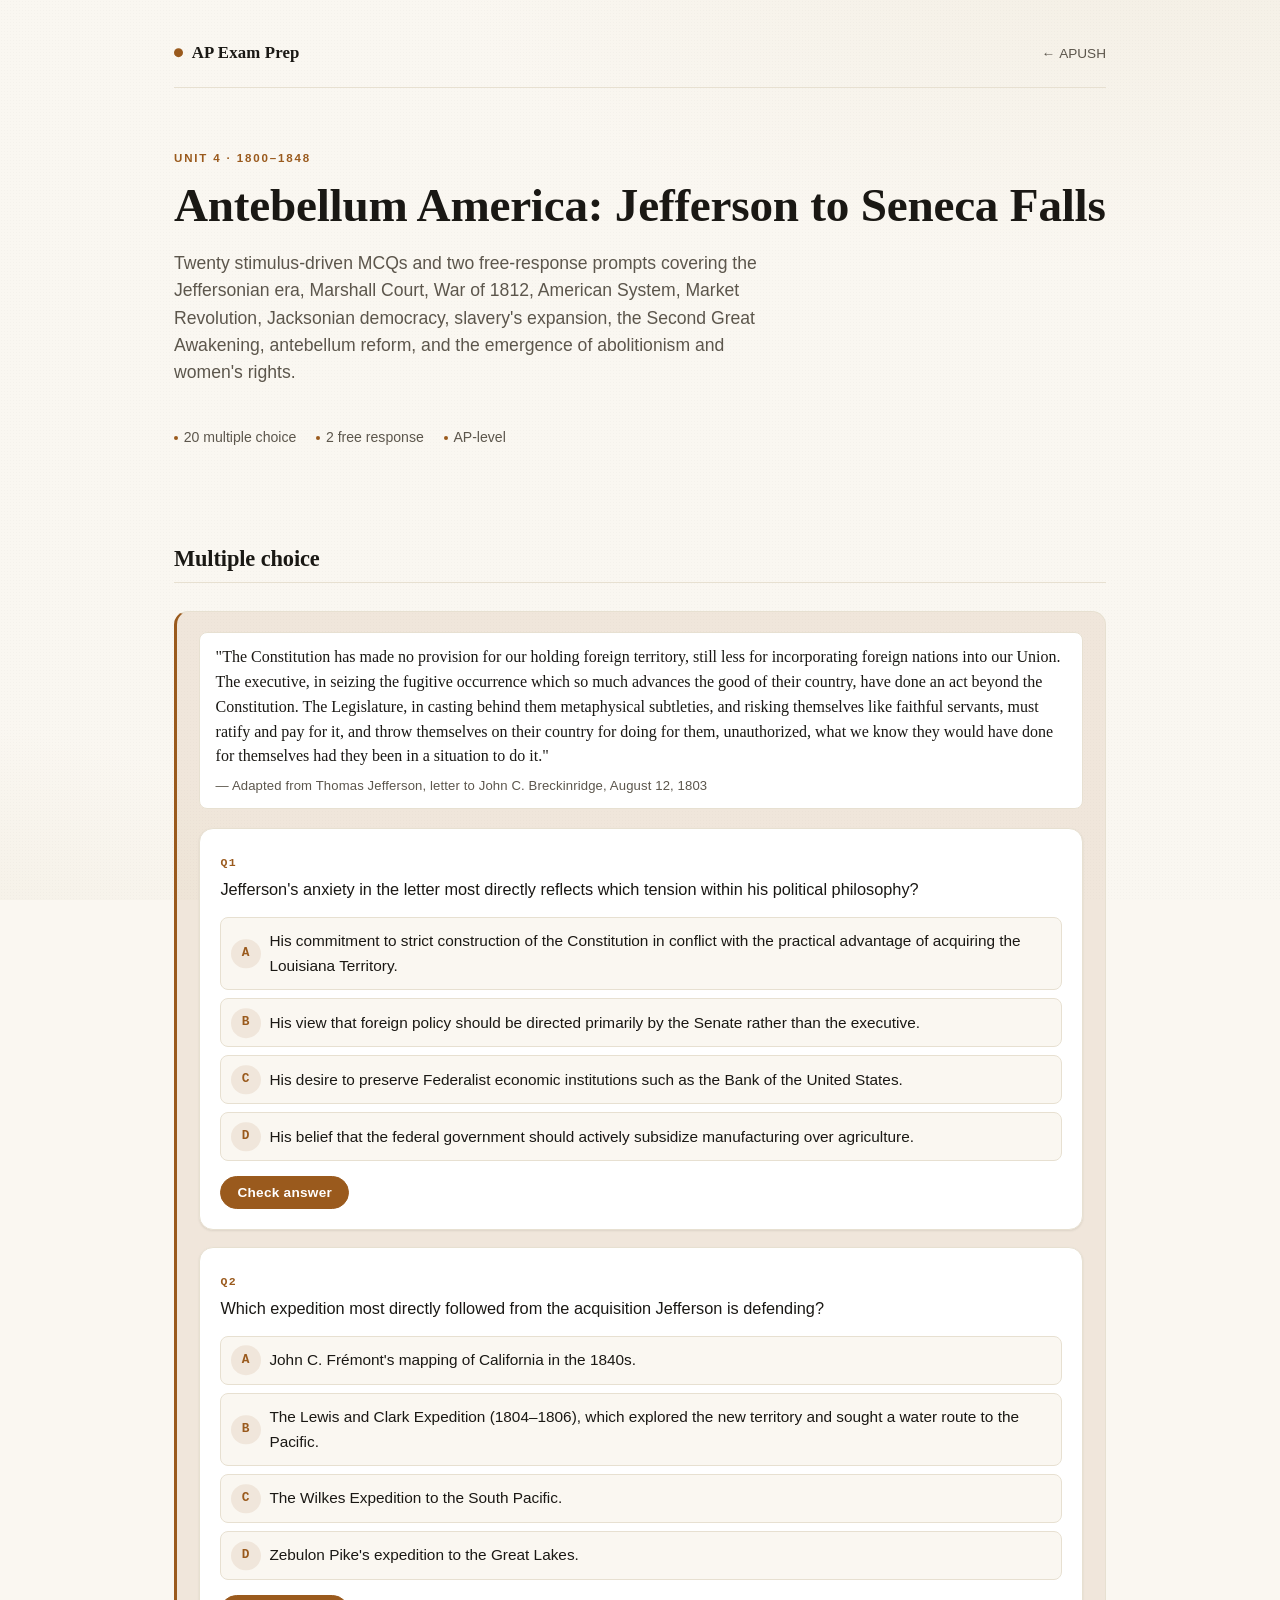
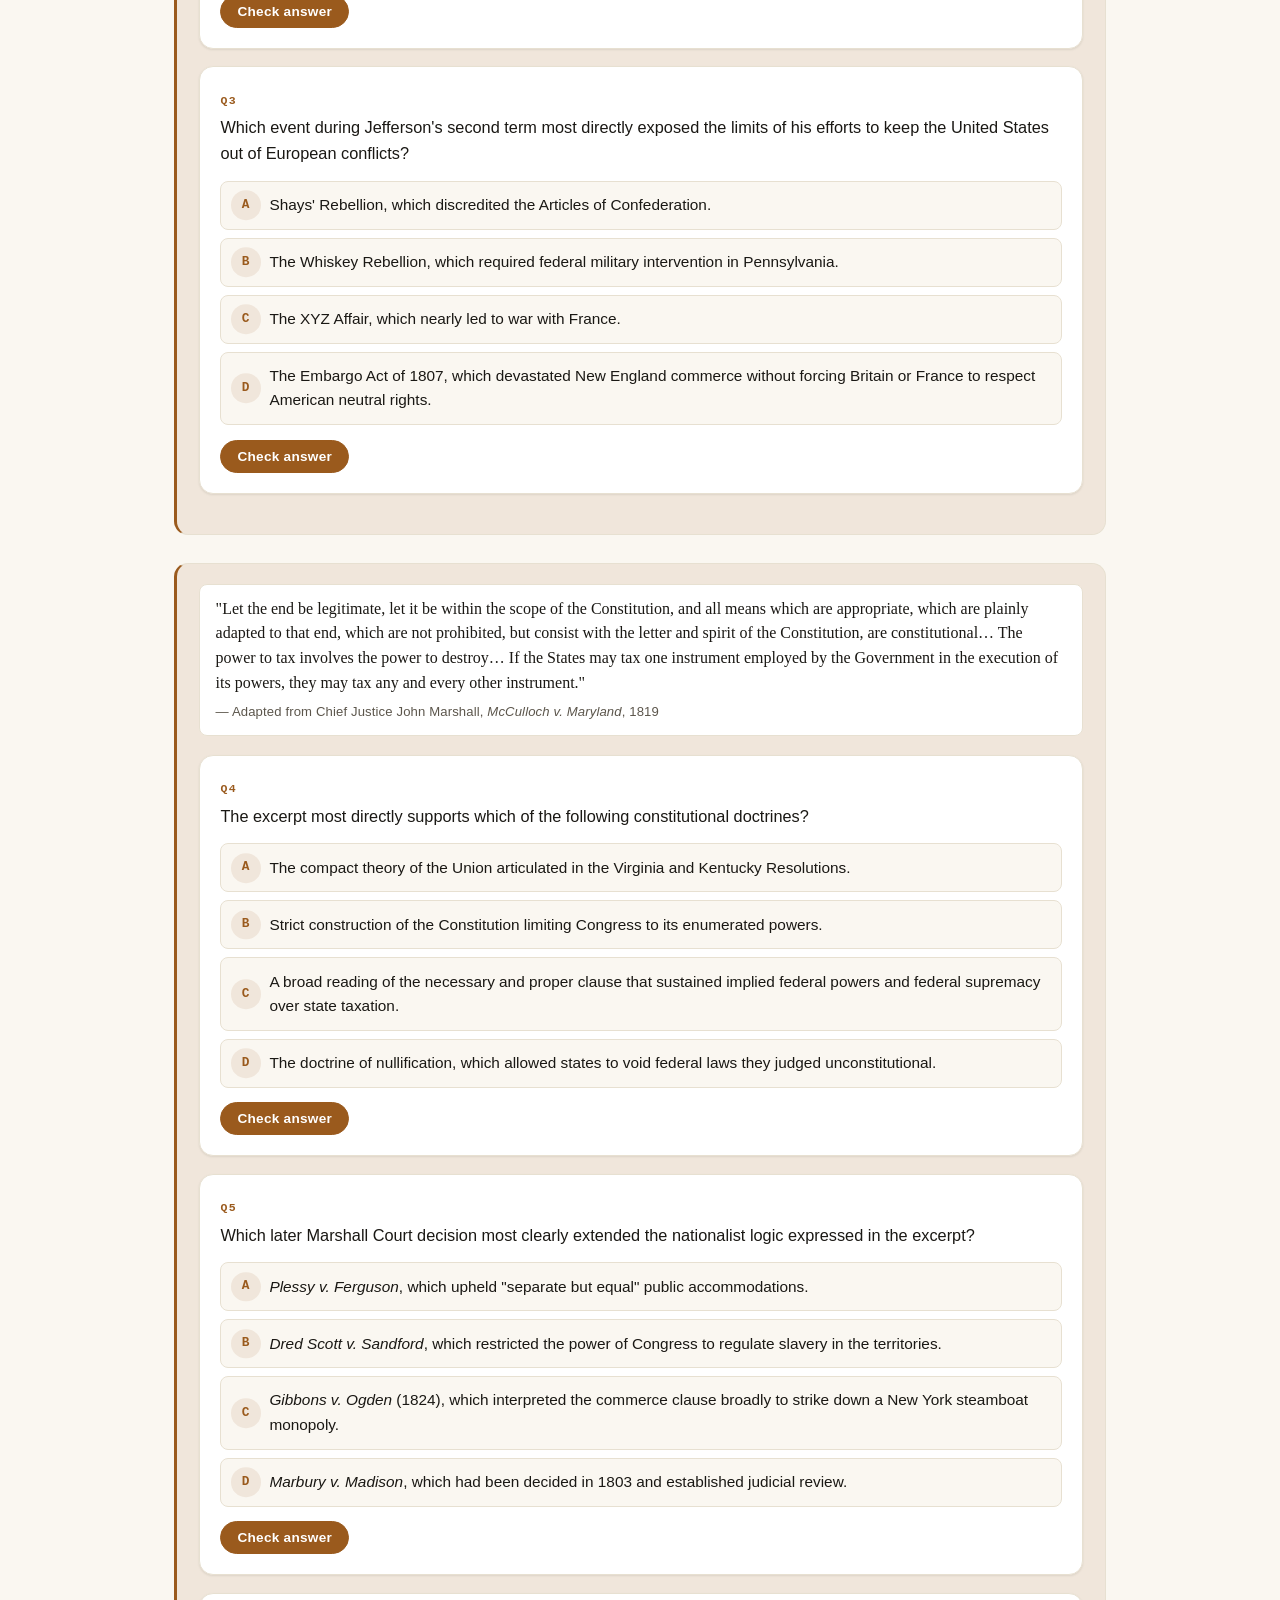
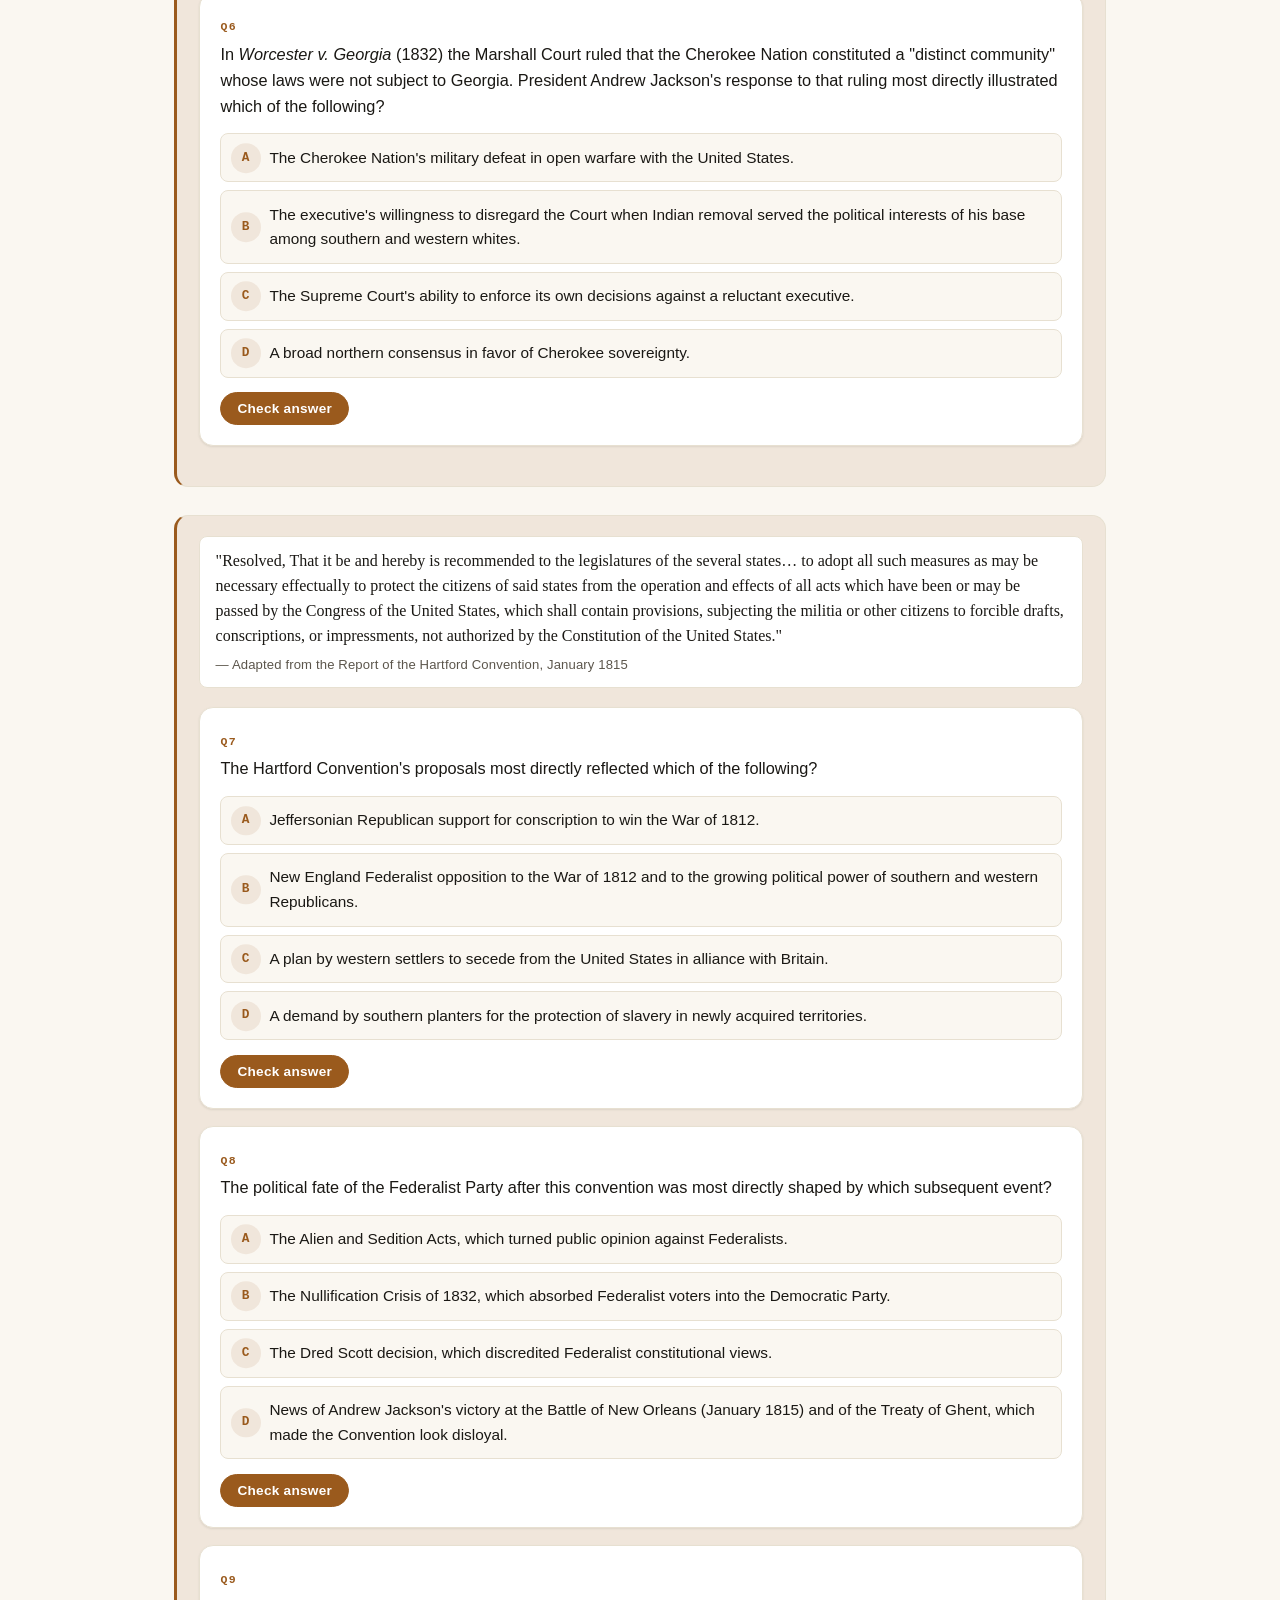
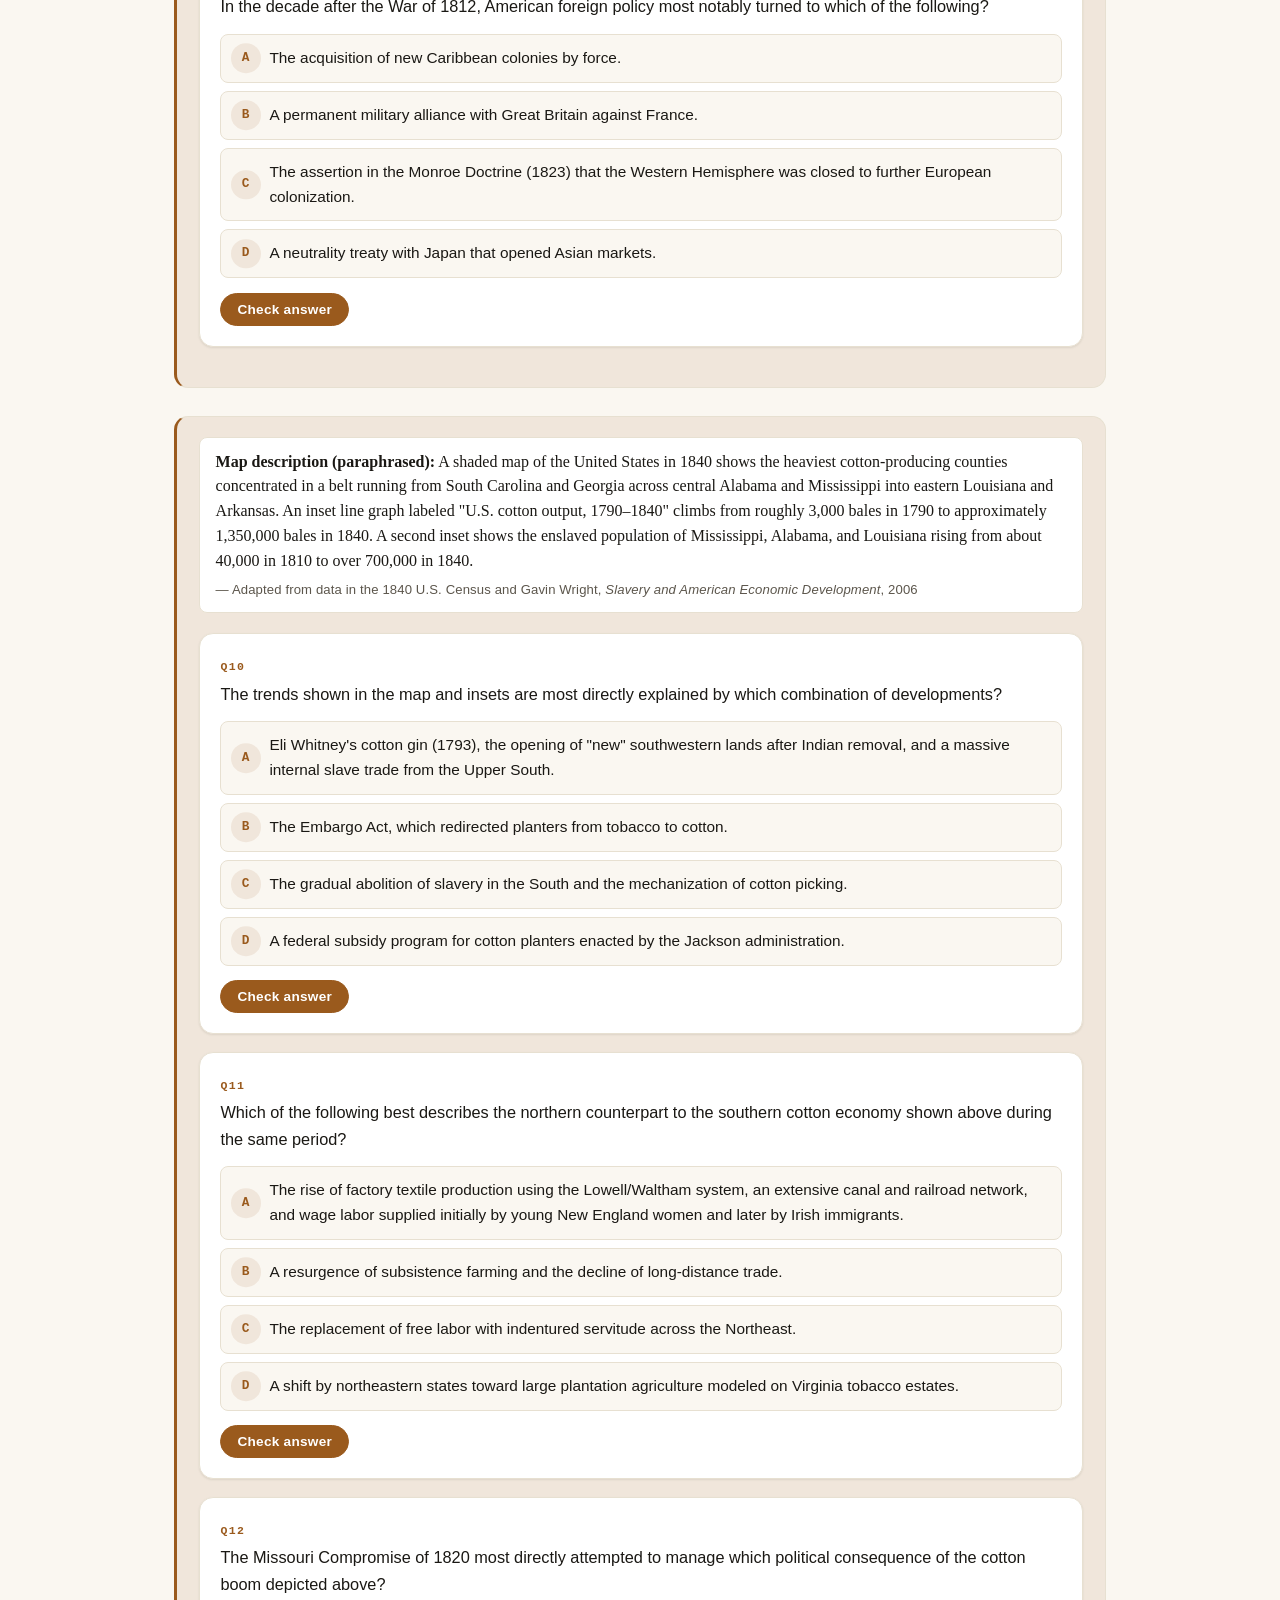
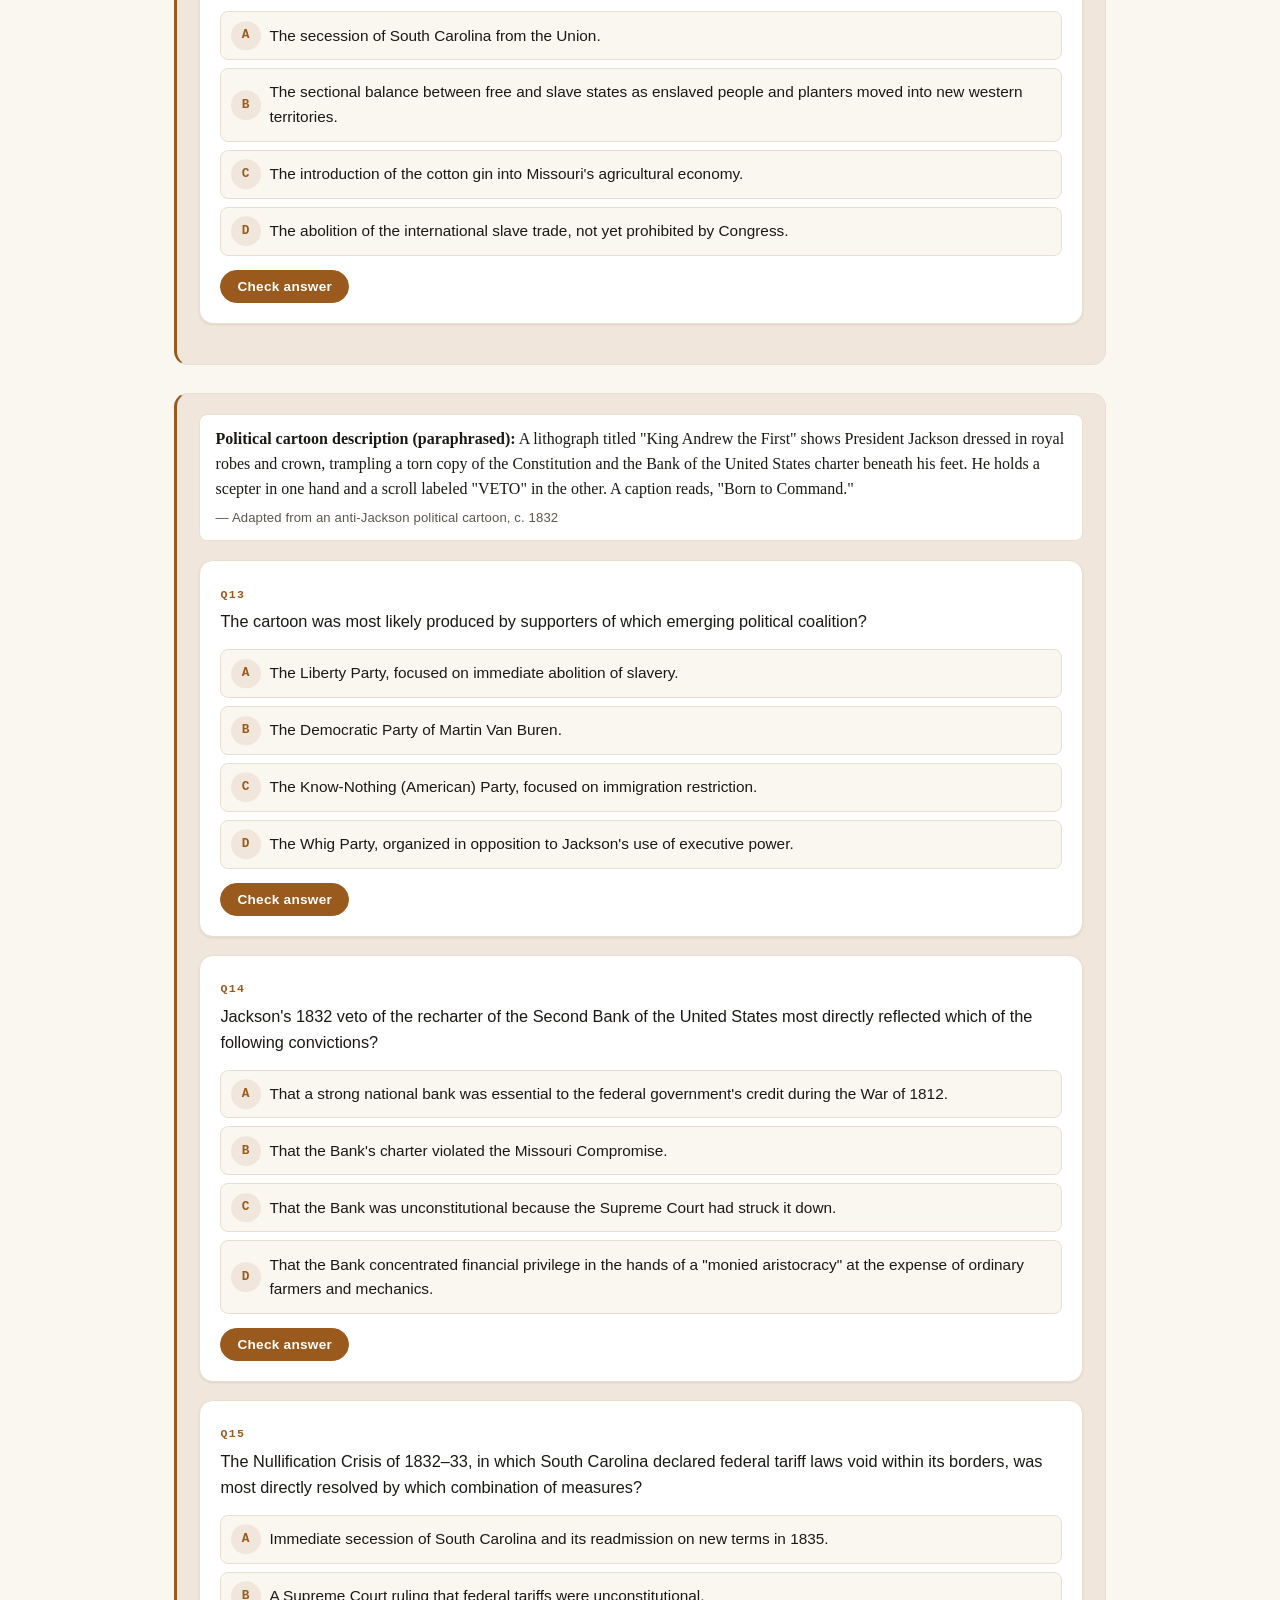
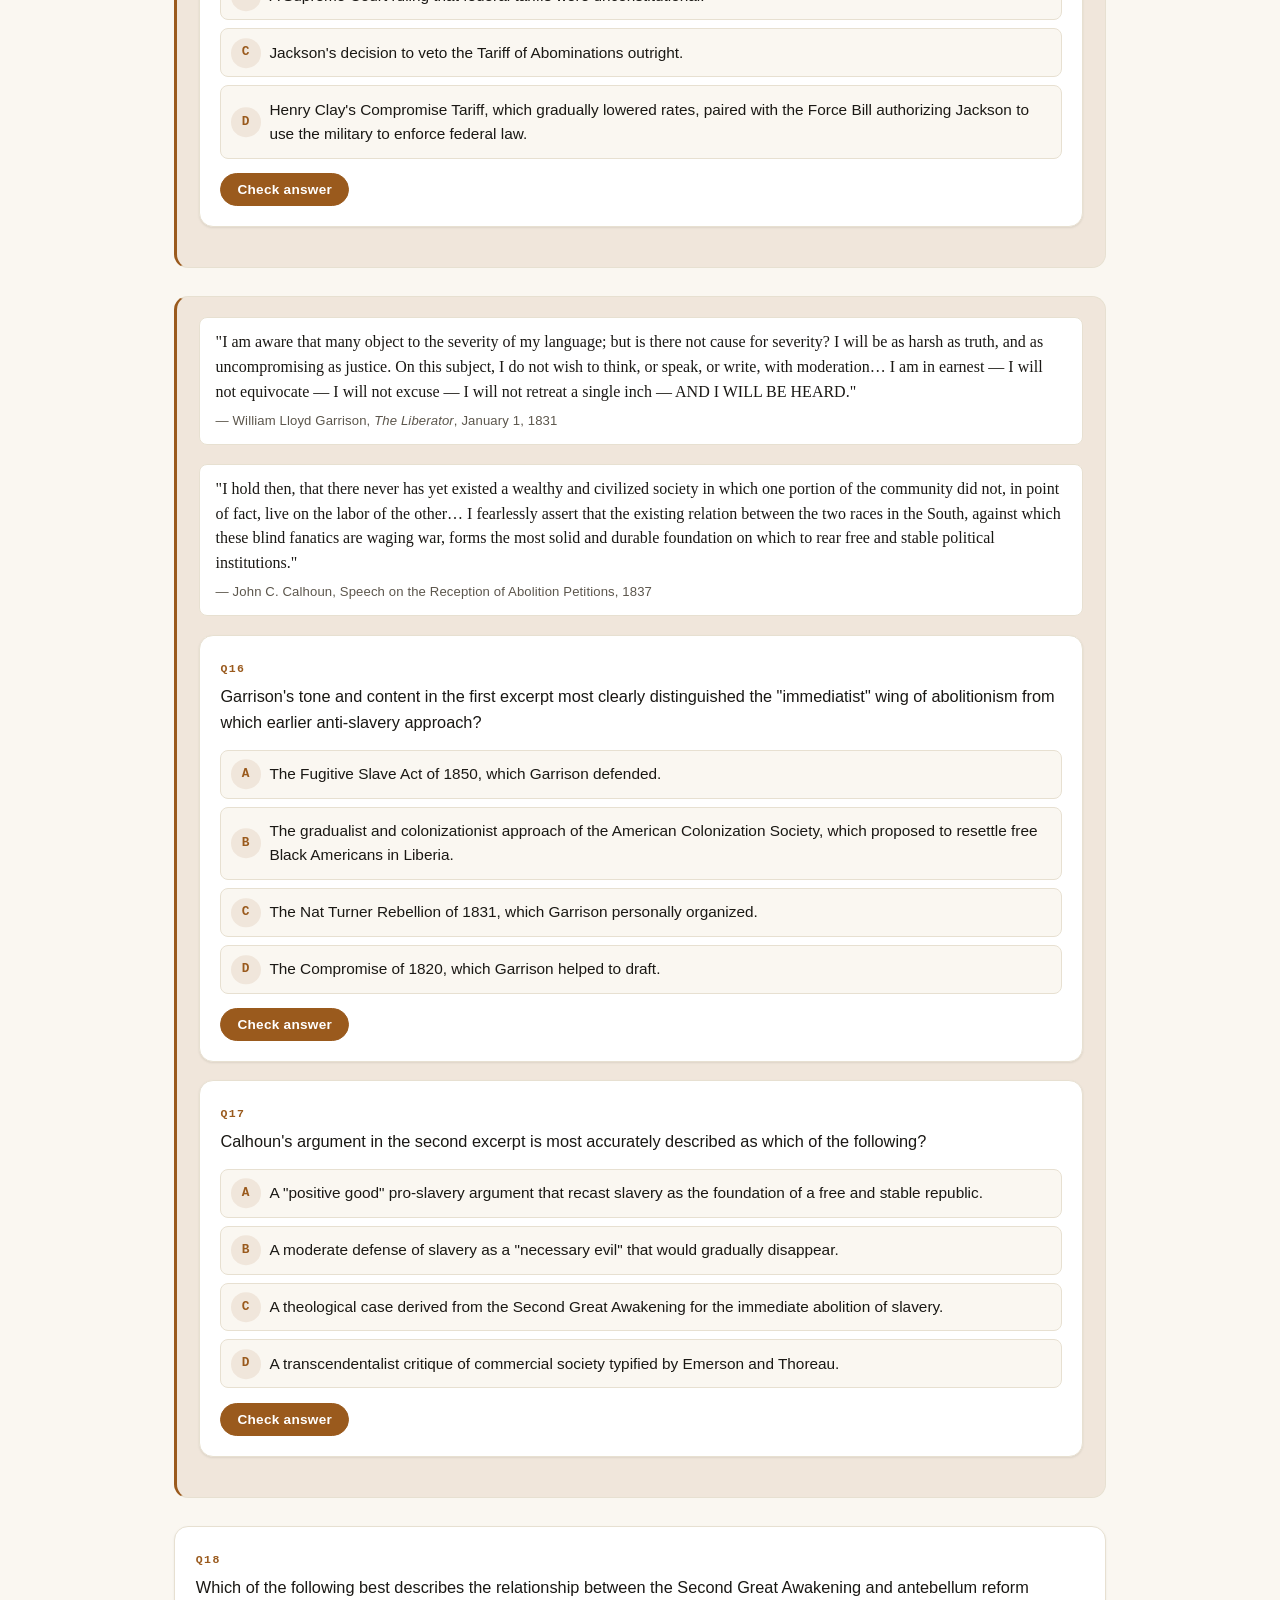
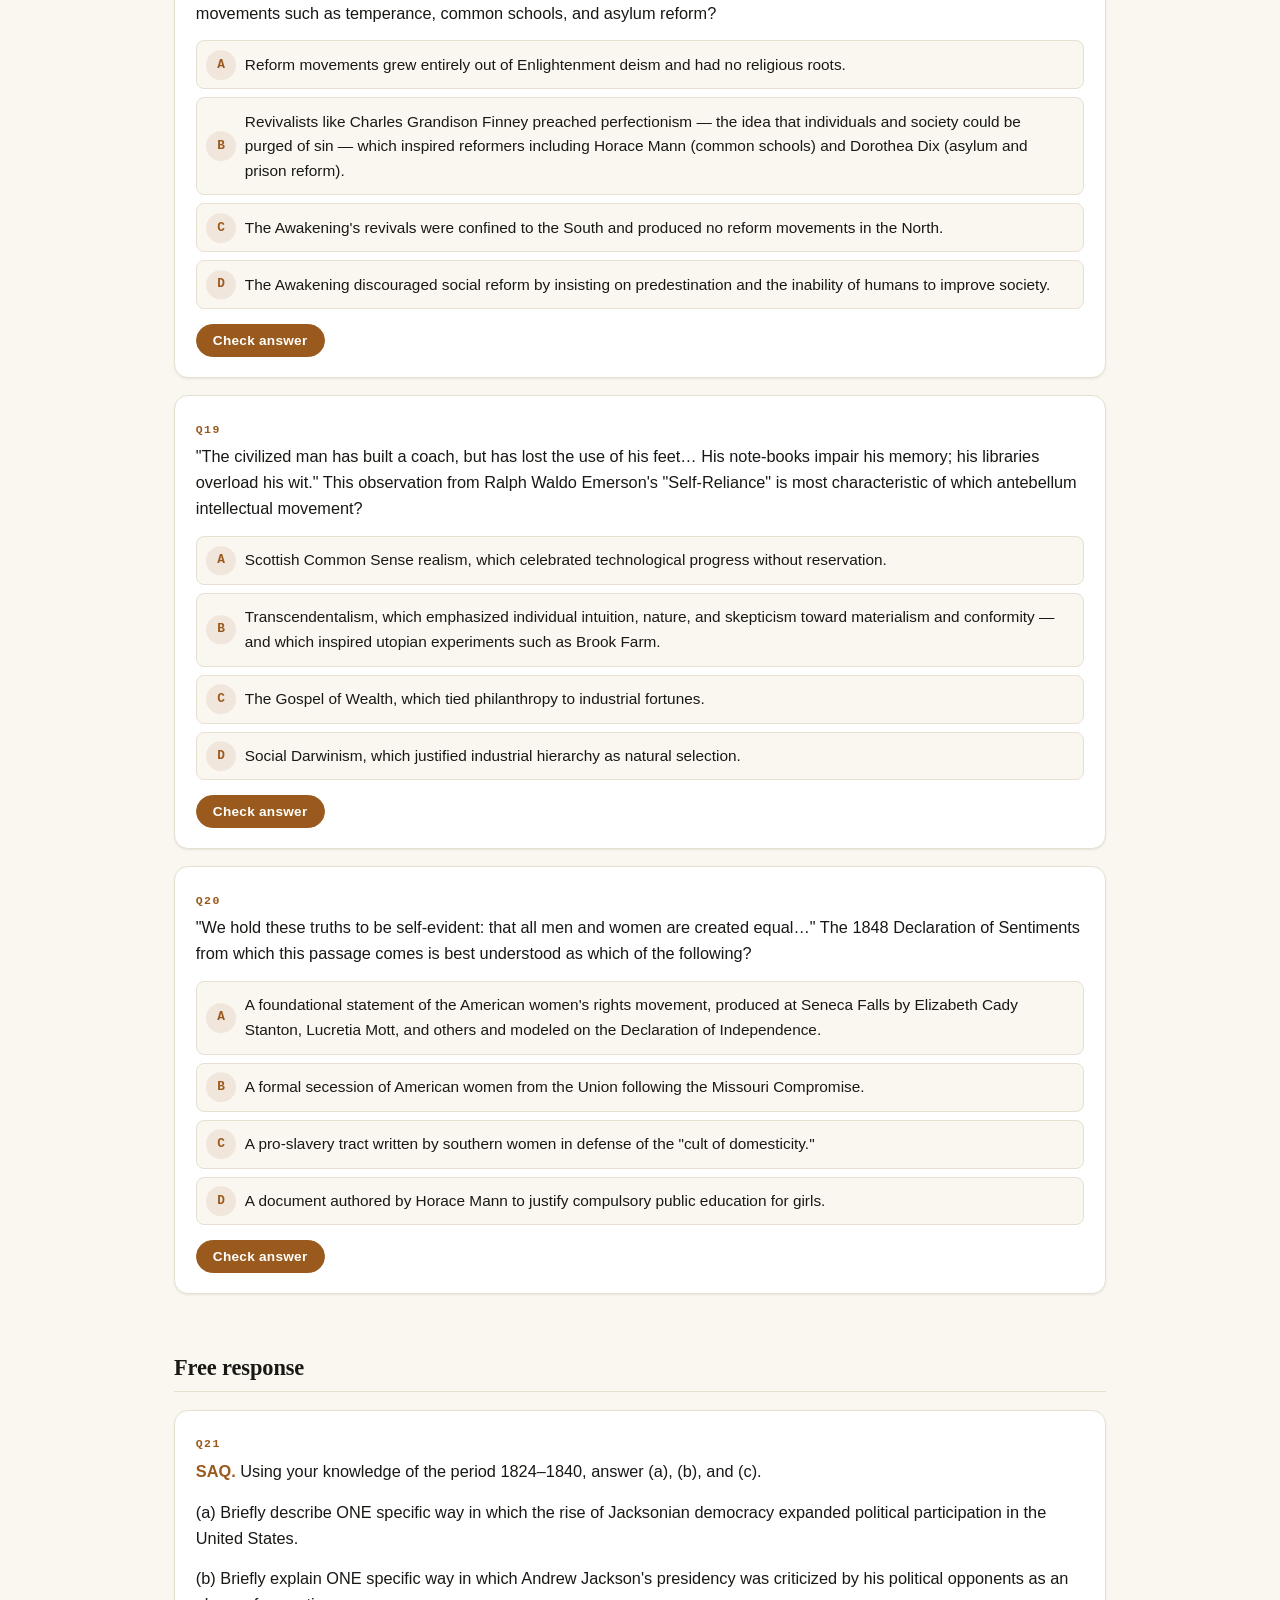
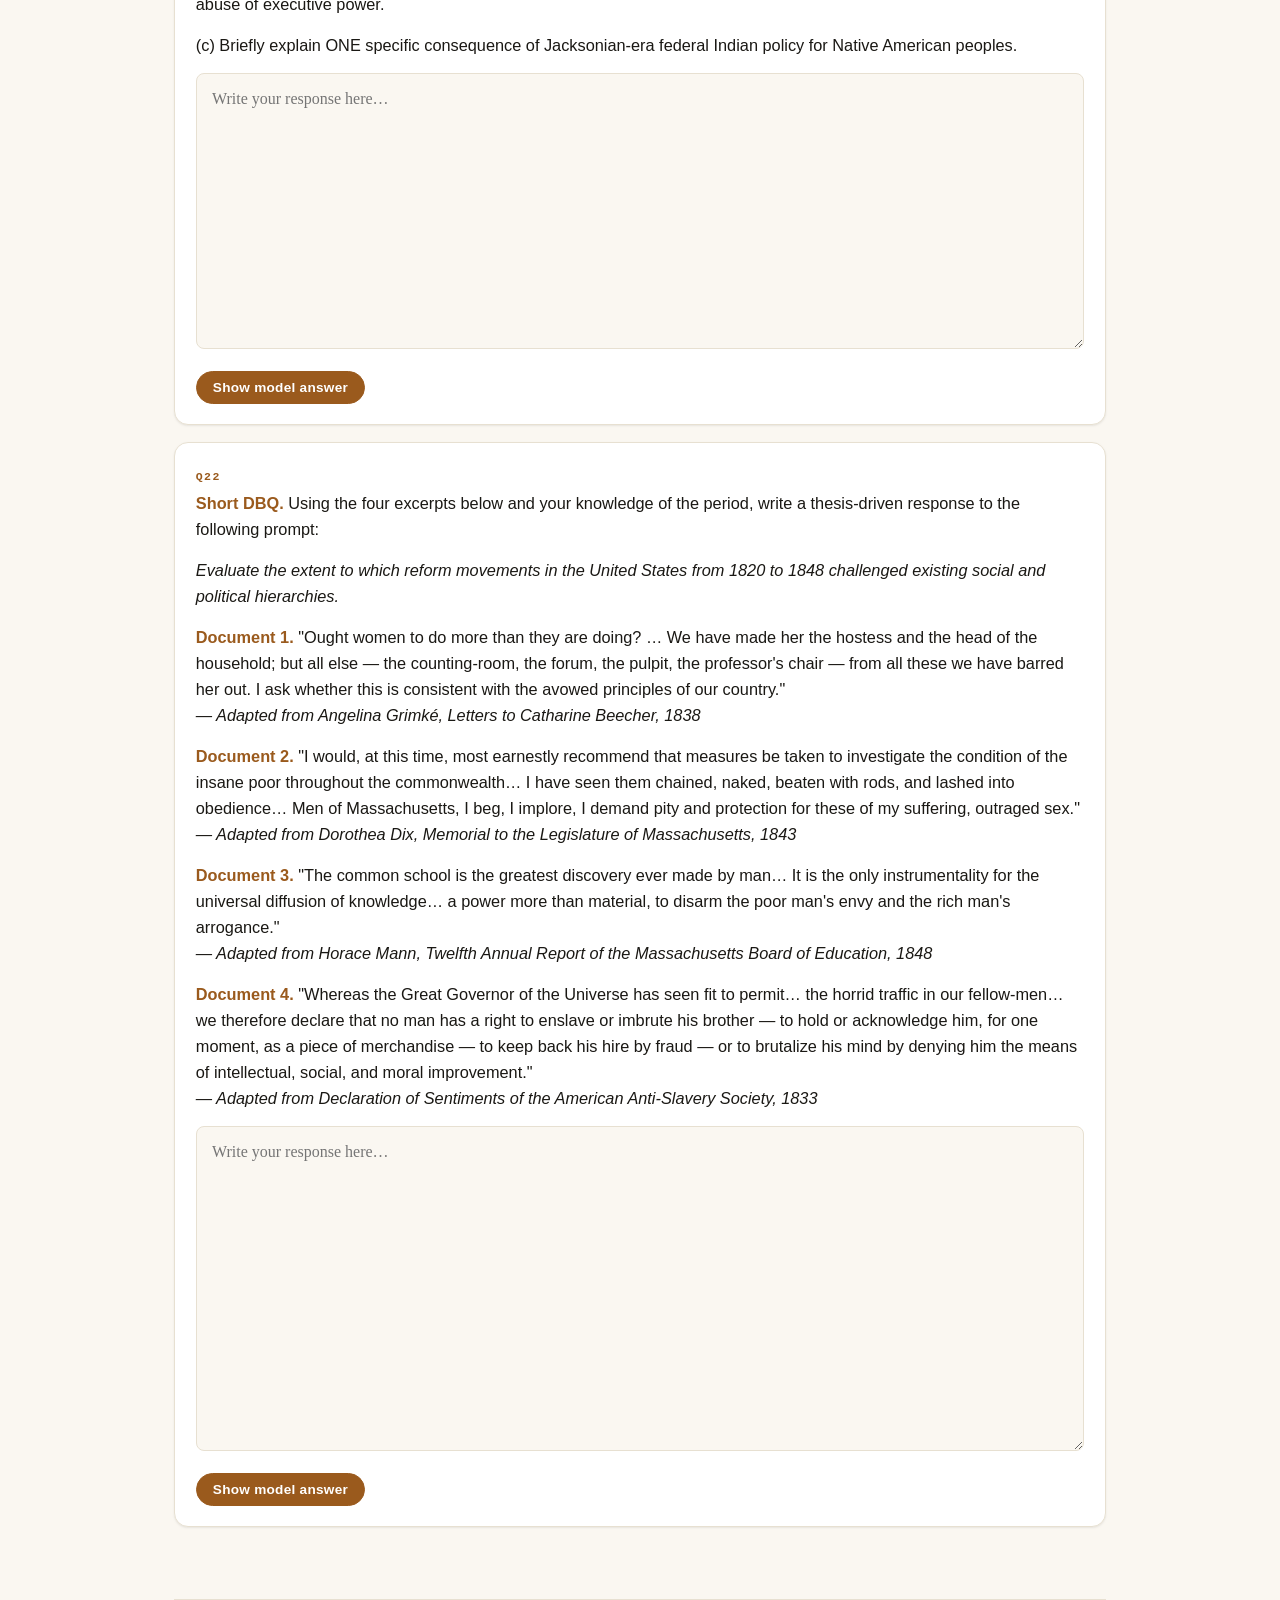
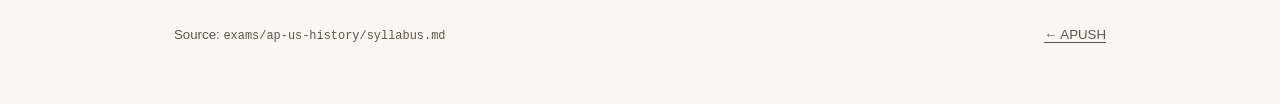
<file: exams/ap-us-history/quizzes/unit-4-antebellum-america-2026-04-22.html>
<!doctype html>
<html lang="en" class="theme-history">
  <head>
    <meta charset="utf-8" />
    <meta name="viewport" content="width=device-width, initial-scale=1" />
    <title>Unit 4 · Jeffersonian Era, Market Revolution, Jacksonian Democracy, Reform · APUSH</title>
    <link rel="stylesheet" href="../../assets/styles.css" />
    <link rel="stylesheet" href="../../assets/quiz.css" />
  </head>
  <body>
    <div class="site">
      <nav class="topnav">
        <a class="brand" href="../../">AP Exam Prep</a>
        <a class="back" href="../">APUSH</a>
      </nav>

      <header class="hero">
        <span class="eyebrow">Unit 4 · 1800–1848</span>
        <h1>Antebellum America: Jefferson to Seneca Falls</h1>
        <p class="lede">Twenty stimulus-driven MCQs and two free-response prompts covering the Jeffersonian era, Marshall Court, War of 1812, American System, Market Revolution, Jacksonian democracy, slavery's expansion, the Second Great Awakening, antebellum reform, and the emergence of abolitionism and women's rights.</p>
        <div class="hero-meta">
          <span>20 multiple choice</span>
          <span>2 free response</span>
          <span>AP-level</span>
        </div>
      </header>

      <section class="quiz" aria-label="Multiple choice">
        <h2>Multiple choice</h2>

        <!-- Stimulus group 1: Jefferson, Louisiana Purchase, and strict construction -->
        <article class="stimulus-group">
          <blockquote class="stimulus">
            <p>"The Constitution has made no provision for our holding foreign territory, still less for incorporating foreign nations into our Union. The executive, in seizing the fugitive occurrence which so much advances the good of their country, have done an act beyond the Constitution. The Legislature, in casting behind them metaphysical subtleties, and risking themselves like faithful servants, must ratify and pay for it, and throw themselves on their country for doing for them, unauthorized, what we know they would have done for themselves had they been in a situation to do it."</p>
            <cite>— Adapted from Thomas Jefferson, letter to John C. Breckinridge, August 12, 1803</cite>
          </blockquote>

          <article class="question mcq" data-qnum="1">
            <p class="prompt">Jefferson's anxiety in the letter most directly reflects which tension within his political philosophy?</p>
            <ol class="options">
              <li data-correct="false">His desire to preserve Federalist economic institutions such as the Bank of the United States.</li>
              <li data-correct="true">His commitment to strict construction of the Constitution in conflict with the practical advantage of acquiring the Louisiana Territory.</li>
              <li data-correct="false">His belief that the federal government should actively subsidize manufacturing over agriculture.</li>
              <li data-correct="false">His view that foreign policy should be directed primarily by the Senate rather than the executive.</li>
            </ol>
            <button type="button" class="check">Check answer</button>
            <div class="explanation" hidden>
              <p><strong>Correct:</strong> The tension between strict construction and the practical advantage of acquiring Louisiana.</p>
              <p>Jefferson had long insisted the federal government could do only what the Constitution expressly authorized, but acquiring foreign territory was nowhere enumerated. He admits here that he has acted "beyond the Constitution" and asks Congress to ratify after the fact. The Bank option is wrong — Jefferson opposed Hamilton's Bank on precisely these strict-construction grounds. Subsidies for manufacturing describe Hamilton and later Clay, not Jefferson, who idealized the yeoman farmer. The Senate-directs-foreign-policy reading misreads the letter, which is about constitutional authority, not interbranch foreign-policy turf.</p>
            </div>
          </article>

          <article class="question mcq" data-qnum="2">
            <p class="prompt">Which expedition most directly followed from the acquisition Jefferson is defending?</p>
            <ol class="options">
              <li data-correct="false">John C. Frémont's mapping of California in the 1840s.</li>
              <li data-correct="true">The Lewis and Clark Expedition (1804–1806), which explored the new territory and sought a water route to the Pacific.</li>
              <li data-correct="false">Zebulon Pike's expedition to the Great Lakes.</li>
              <li data-correct="false">The Wilkes Expedition to the South Pacific.</li>
            </ol>
            <button type="button" class="check">Check answer</button>
            <div class="explanation" hidden>
              <p><strong>Correct:</strong> The Lewis and Clark Expedition.</p>
              <p>Jefferson commissioned Lewis, Clark, and the Corps of Discovery to explore the Louisiana Purchase, establish relations with Native nations, catalog natural resources, and search for a Northwest Passage. Frémont's California work is a later 1840s Mexican-Cession-era enterprise. Pike did explore the southwestern portion of Louisiana and the Rockies — not the Great Lakes — so that option is factually wrong. The Wilkes Expedition was a Pacific oceanographic voyage, not continental exploration of Louisiana.</p>
            </div>
          </article>

          <article class="question mcq" data-qnum="3">
            <p class="prompt">Which event during Jefferson's second term most directly exposed the limits of his efforts to keep the United States out of European conflicts?</p>
            <ol class="options">
              <li data-correct="false">The Whiskey Rebellion, which required federal military intervention in Pennsylvania.</li>
              <li data-correct="true">The Embargo Act of 1807, which devastated New England commerce without forcing Britain or France to respect American neutral rights.</li>
              <li data-correct="false">Shays' Rebellion, which discredited the Articles of Confederation.</li>
              <li data-correct="false">The XYZ Affair, which nearly led to war with France.</li>
            </ol>
            <button type="button" class="check">Check answer</button>
            <div class="explanation" hidden>
              <p><strong>Correct:</strong> The Embargo Act of 1807.</p>
              <p>Jefferson's Embargo banned virtually all American exports in response to British and French interference with neutral shipping; it collapsed New England trade, spawned widespread smuggling, and failed to change European policy. The Whiskey Rebellion (1794) and Shays' Rebellion (1786–87) both predate Jefferson's presidency. The XYZ Affair occurred under Adams in the late 1790s.</p>
            </div>
          </article>
        </article>

        <!-- Stimulus group 2: Marshall Court -->
        <article class="stimulus-group">
          <blockquote class="stimulus">
            <p>"Let the end be legitimate, let it be within the scope of the Constitution, and all means which are appropriate, which are plainly adapted to that end, which are not prohibited, but consist with the letter and spirit of the Constitution, are constitutional… The power to tax involves the power to destroy… If the States may tax one instrument employed by the Government in the execution of its powers, they may tax any and every other instrument."</p>
            <cite>— Adapted from Chief Justice John Marshall, <em>McCulloch v. Maryland</em>, 1819</cite>
          </blockquote>

          <article class="question mcq" data-qnum="4">
            <p class="prompt">The excerpt most directly supports which of the following constitutional doctrines?</p>
            <ol class="options">
              <li data-correct="true">A broad reading of the necessary and proper clause that sustained implied federal powers and federal supremacy over state taxation.</li>
              <li data-correct="false">The doctrine of nullification, which allowed states to void federal laws they judged unconstitutional.</li>
              <li data-correct="false">The compact theory of the Union articulated in the Virginia and Kentucky Resolutions.</li>
              <li data-correct="false">Strict construction of the Constitution limiting Congress to its enumerated powers.</li>
            </ol>
            <button type="button" class="check">Check answer</button>
            <div class="explanation" hidden>
              <p><strong>Correct:</strong> A broad reading of the necessary and proper clause and federal supremacy over state taxation.</p>
              <p><em>McCulloch v. Maryland</em> upheld the Second Bank of the United States under the necessary and proper clause and struck down Maryland's tax on the Bank under the supremacy clause. The nullification and compact-theory options describe Calhoun, Jefferson, and Madison's 1798–99 Resolutions — the opposite of what Marshall argues here. Strict construction is what Marshall rejects.</p>
            </div>
          </article>

          <article class="question mcq" data-qnum="5">
            <p class="prompt">Which later Marshall Court decision most clearly extended the nationalist logic expressed in the excerpt?</p>
            <ol class="options">
              <li data-correct="false"><em>Dred Scott v. Sandford</em>, which restricted the power of Congress to regulate slavery in the territories.</li>
              <li data-correct="true"><em>Gibbons v. Ogden</em> (1824), which interpreted the commerce clause broadly to strike down a New York steamboat monopoly.</li>
              <li data-correct="false"><em>Marbury v. Madison</em>, which had been decided in 1803 and established judicial review.</li>
              <li data-correct="false"><em>Plessy v. Ferguson</em>, which upheld "separate but equal" public accommodations.</li>
            </ol>
            <button type="button" class="check">Check answer</button>
            <div class="explanation" hidden>
              <p><strong>Correct:</strong> <em>Gibbons v. Ogden</em> (1824).</p>
              <p><em>Gibbons</em> used a sweeping reading of the commerce clause to assert federal authority over interstate navigation — a direct continuation of <em>McCulloch</em>'s nationalist method. <em>Dred Scott</em> (1857) and <em>Plessy</em> (1896) are post-Marshall and concern slavery and segregation. <em>Marbury</em> predates <em>McCulloch</em> — the question asks for a <em>later</em> case — and, while important, concerns judicial review rather than the scope of federal power vis-à-vis the states.</p>
            </div>
          </article>

          <article class="question mcq" data-qnum="6">
            <p class="prompt">In <em>Worcester v. Georgia</em> (1832) the Marshall Court ruled that the Cherokee Nation constituted a "distinct community" whose laws were not subject to Georgia. President Andrew Jackson's response to that ruling most directly illustrated which of the following?</p>
            <ol class="options">
              <li data-correct="false">The Supreme Court's ability to enforce its own decisions against a reluctant executive.</li>
              <li data-correct="true">The executive's willingness to disregard the Court when Indian removal served the political interests of his base among southern and western whites.</li>
              <li data-correct="false">A broad northern consensus in favor of Cherokee sovereignty.</li>
              <li data-correct="false">The Cherokee Nation's military defeat in open warfare with the United States.</li>
            </ol>
            <button type="button" class="check">Check answer</button>
            <div class="explanation" hidden>
              <p><strong>Correct:</strong> Jackson's willingness to disregard the Court to facilitate Indian removal.</p>
              <p>Jackson declined to enforce <em>Worcester</em>, clearing the way for the 1830 Indian Removal Act to proceed, culminating in the 1838 Trail of Tears under Van Buren. The Court had no independent enforcement mechanism — it depends on executive compliance, and Jackson withheld it. A "northern consensus" favoring the Cherokee is overstated; many northerners were sympathetic but not organized to override removal. The Cherokee were not defeated militarily; they were forcibly removed under treaty pressure and federal troops.</p>
            </div>
          </article>
        </article>

        <!-- Stimulus group 3: War of 1812 / Hartford / Monroe Doctrine -->
        <article class="stimulus-group">
          <blockquote class="stimulus">
            <p>"Resolved, That it be and hereby is recommended to the legislatures of the several states… to adopt all such measures as may be necessary effectually to protect the citizens of said states from the operation and effects of all acts which have been or may be passed by the Congress of the United States, which shall contain provisions, subjecting the militia or other citizens to forcible drafts, conscriptions, or impressments, not authorized by the Constitution of the United States."</p>
            <cite>— Adapted from the Report of the Hartford Convention, January 1815</cite>
          </blockquote>

          <article class="question mcq" data-qnum="7">
            <p class="prompt">The Hartford Convention's proposals most directly reflected which of the following?</p>
            <ol class="options">
              <li data-correct="true">New England Federalist opposition to the War of 1812 and to the growing political power of southern and western Republicans.</li>
              <li data-correct="false">A demand by southern planters for the protection of slavery in newly acquired territories.</li>
              <li data-correct="false">A plan by western settlers to secede from the United States in alliance with Britain.</li>
              <li data-correct="false">Jeffersonian Republican support for conscription to win the War of 1812.</li>
            </ol>
            <button type="button" class="check">Check answer</button>
            <div class="explanation" hidden>
              <p><strong>Correct:</strong> New England Federalist opposition to the War of 1812 and Republican dominance.</p>
              <p>The Hartford Convention gathered New England Federalists frustrated by the embargo, "Mr. Madison's War," and a perceived "Virginia dynasty" tilting the Union southward. The southern-planter option inverts the geography. Western settlers overwhelmingly supported the war — the "War Hawks" came from the West and South. Jeffersonian Republicans were the war's sponsors, not the convention's organizers.</p>
            </div>
          </article>

          <article class="question mcq" data-qnum="8">
            <p class="prompt">The political fate of the Federalist Party after this convention was most directly shaped by which subsequent event?</p>
            <ol class="options">
              <li data-correct="false">The Dred Scott decision, which discredited Federalist constitutional views.</li>
              <li data-correct="true">News of Andrew Jackson's victory at the Battle of New Orleans (January 1815) and of the Treaty of Ghent, which made the Convention look disloyal.</li>
              <li data-correct="false">The Alien and Sedition Acts, which turned public opinion against Federalists.</li>
              <li data-correct="false">The Nullification Crisis of 1832, which absorbed Federalist voters into the Democratic Party.</li>
            </ol>
            <button type="button" class="check">Check answer</button>
            <div class="explanation" hidden>
              <p><strong>Correct:</strong> Jackson's victory at New Orleans and news of the Treaty of Ghent.</p>
              <p>The Hartford Report reached Washington just as news of Jackson's lopsided New Orleans victory and the Ghent peace arrived; the Federalists' timing made them look seditious, and the party never recovered nationally. <em>Dred Scott</em> is from 1857 and concerns slavery, not Federalism. The Alien and Sedition Acts damaged Federalists in 1798 — well before Hartford. The Nullification Crisis (1832) postdates the party's collapse and concerned South Carolina Democrats, not the absorption of Federalists.</p>
            </div>
          </article>

          <article class="question mcq" data-qnum="9">
            <p class="prompt">In the decade after the War of 1812, American foreign policy most notably turned to which of the following?</p>
            <ol class="options">
              <li data-correct="false">The acquisition of new Caribbean colonies by force.</li>
              <li data-correct="true">The assertion in the Monroe Doctrine (1823) that the Western Hemisphere was closed to further European colonization.</li>
              <li data-correct="false">A permanent military alliance with Great Britain against France.</li>
              <li data-correct="false">A neutrality treaty with Japan that opened Asian markets.</li>
            </ol>
            <button type="button" class="check">Check answer</button>
            <div class="explanation" hidden>
              <p><strong>Correct:</strong> The Monroe Doctrine (1823).</p>
              <p>Secretary of State John Quincy Adams drafted what President Monroe delivered: a declaration that European powers should not recolonize the newly independent republics of Latin America, paired with a pledge of non-interference in Europe. The Caribbean-colonies option is anachronistic — U.S. overseas colonialism follows 1898. No formal alliance with Britain occurred; the Rush-Bagot Agreement demilitarized the Great Lakes but was not a military pact. Perry's opening of Japan came in 1853–54, a generation later.</p>
            </div>
          </article>
        </article>

        <!-- Stimulus group 4: Market Revolution / Lowell / cotton map -->
        <article class="stimulus-group">
          <blockquote class="stimulus">
            <p><strong>Map description (paraphrased):</strong> A shaded map of the United States in 1840 shows the heaviest cotton-producing counties concentrated in a belt running from South Carolina and Georgia across central Alabama and Mississippi into eastern Louisiana and Arkansas. An inset line graph labeled "U.S. cotton output, 1790–1840" climbs from roughly 3,000 bales in 1790 to approximately 1,350,000 bales in 1840. A second inset shows the enslaved population of Mississippi, Alabama, and Louisiana rising from about 40,000 in 1810 to over 700,000 in 1840.</p>
            <cite>— Adapted from data in the 1840 U.S. Census and Gavin Wright, <em>Slavery and American Economic Development</em>, 2006</cite>
          </blockquote>

          <article class="question mcq" data-qnum="10">
            <p class="prompt">The trends shown in the map and insets are most directly explained by which combination of developments?</p>
            <ol class="options">
              <li data-correct="false">The gradual abolition of slavery in the South and the mechanization of cotton picking.</li>
              <li data-correct="true">Eli Whitney's cotton gin (1793), the opening of "new" southwestern lands after Indian removal, and a massive internal slave trade from the Upper South.</li>
              <li data-correct="false">A federal subsidy program for cotton planters enacted by the Jackson administration.</li>
              <li data-correct="false">The Embargo Act, which redirected planters from tobacco to cotton.</li>
            </ol>
            <button type="button" class="check">Check answer</button>
            <div class="explanation" hidden>
              <p><strong>Correct:</strong> The cotton gin, southwestern expansion after Indian removal, and the internal slave trade.</p>
              <p>The cotton gin made short-staple cotton profitable, the forced removal of the "Five Civilized Tribes" opened the Deep South interior, and the domestic slave trade moved roughly a million enslaved people from the Chesapeake to the Cotton Belt. Slavery was not being abolished in the South — it was expanding rapidly. Jackson signed no federal subsidy for cotton planters. The Embargo Act (1807) does not explain a four-decade cotton boom; the gin, geography, and the slave trade do.</p>
            </div>
          </article>

          <article class="question mcq" data-qnum="11">
            <p class="prompt">Which of the following best describes the northern counterpart to the southern cotton economy shown above during the same period?</p>
            <ol class="options">
              <li data-correct="false">A resurgence of subsistence farming and the decline of long-distance trade.</li>
              <li data-correct="true">The rise of factory textile production using the Lowell/Waltham system, an extensive canal and railroad network, and wage labor supplied initially by young New England women and later by Irish immigrants.</li>
              <li data-correct="false">The replacement of free labor with indentured servitude across the Northeast.</li>
              <li data-correct="false">A shift by northeastern states toward large plantation agriculture modeled on Virginia tobacco estates.</li>
            </ol>
            <button type="button" class="check">Check answer</button>
            <div class="explanation" hidden>
              <p><strong>Correct:</strong> Lowell/Waltham textile mills, canals and railroads, wage labor from Yankee women and later Irish immigrants.</p>
              <p>The Market Revolution integrated northern manufacturing (Lowell's textile mills using Whitney-style interchangeable parts and water power), transportation (Erie Canal 1825, proliferating railroads in the 1830s–40s), and a new wage-earning workforce. Subsistence farming was in relative decline as farmers produced for distant markets. Indentured servitude was fading, not reviving. Large plantations did not develop in New England or the Mid-Atlantic; climate, soil, and state emancipation laws prevented it.</p>
            </div>
          </article>

          <article class="question mcq" data-qnum="12">
            <p class="prompt">The Missouri Compromise of 1820 most directly attempted to manage which political consequence of the cotton boom depicted above?</p>
            <ol class="options">
              <li data-correct="false">The secession of South Carolina from the Union.</li>
              <li data-correct="true">The sectional balance between free and slave states as enslaved people and planters moved into new western territories.</li>
              <li data-correct="false">The abolition of the international slave trade, not yet prohibited by Congress.</li>
              <li data-correct="false">The introduction of the cotton gin into Missouri's agricultural economy.</li>
            </ol>
            <button type="button" class="check">Check answer</button>
            <div class="explanation" hidden>
              <p><strong>Correct:</strong> The sectional balance between free and slave states.</p>
              <p>The 1820 compromise admitted Missouri as a slave state and Maine as a free state and drew the 36°30′ line across the remaining Louisiana Purchase. It did <em>not</em> resolve South Carolina secession (that crisis came in 1832 and 1860). Congress had already banned the international slave trade in 1808. Missouri's economy was not transformed by the cotton gin; it produced hemp, tobacco, and grain.</p>
            </div>
          </article>
        </article>

        <!-- Stimulus group 5: Jackson / Bank War political cartoon + Nullification -->
        <article class="stimulus-group">
          <blockquote class="stimulus">
            <p><strong>Political cartoon description (paraphrased):</strong> A lithograph titled "King Andrew the First" shows President Jackson dressed in royal robes and crown, trampling a torn copy of the Constitution and the Bank of the United States charter beneath his feet. He holds a scepter in one hand and a scroll labeled "VETO" in the other. A caption reads, "Born to Command."</p>
            <cite>— Adapted from an anti-Jackson political cartoon, c. 1832</cite>
          </blockquote>

          <article class="question mcq" data-qnum="13">
            <p class="prompt">The cartoon was most likely produced by supporters of which emerging political coalition?</p>
            <ol class="options">
              <li data-correct="false">The Democratic Party of Martin Van Buren.</li>
              <li data-correct="true">The Whig Party, organized in opposition to Jackson's use of executive power.</li>
              <li data-correct="false">The Liberty Party, focused on immediate abolition of slavery.</li>
              <li data-correct="false">The Know-Nothing (American) Party, focused on immigration restriction.</li>
            </ol>
            <button type="button" class="check">Check answer</button>
            <div class="explanation" hidden>
              <p><strong>Correct:</strong> The Whig Party.</p>
              <p>The Whigs coalesced in the early 1830s out of National Republicans, anti-Jackson Democrats, and Anti-Masons, taking their name from British opponents of monarchy to brand Jackson as "King Andrew." Van Buren was Jackson's political heir, not his opponent. The Liberty Party (1840) and the Know-Nothings (1850s) come later and focus on different issues.</p>
            </div>
          </article>

          <article class="question mcq" data-qnum="14">
            <p class="prompt">Jackson's 1832 veto of the recharter of the Second Bank of the United States most directly reflected which of the following convictions?</p>
            <ol class="options">
              <li data-correct="false">That the Bank was unconstitutional because the Supreme Court had struck it down.</li>
              <li data-correct="true">That the Bank concentrated financial privilege in the hands of a "monied aristocracy" at the expense of ordinary farmers and mechanics.</li>
              <li data-correct="false">That a strong national bank was essential to the federal government's credit during the War of 1812.</li>
              <li data-correct="false">That the Bank's charter violated the Missouri Compromise.</li>
            </ol>
            <button type="button" class="check">Check answer</button>
            <div class="explanation" hidden>
              <p><strong>Correct:</strong> That the Bank benefited a "monied aristocracy" at the expense of ordinary Americans.</p>
              <p>Jackson's veto message framed the Bank as a corrupt monopoly that privileged eastern and foreign investors over producers. The Supreme Court had <em>upheld</em> the Bank in <em>McCulloch v. Maryland</em>, not struck it down. Supporting the Bank for wartime credit describes Madison's reasoning in 1816, not Jackson's. The Missouri Compromise (1820) concerned slavery in the territories and has no bearing on a bank charter.</p>
            </div>
          </article>

          <article class="question mcq" data-qnum="15">
            <p class="prompt">The Nullification Crisis of 1832–33, in which South Carolina declared federal tariff laws void within its borders, was most directly resolved by which combination of measures?</p>
            <ol class="options">
              <li data-correct="true">Henry Clay's Compromise Tariff, which gradually lowered rates, paired with the Force Bill authorizing Jackson to use the military to enforce federal law.</li>
              <li data-correct="false">Immediate secession of South Carolina and its readmission on new terms in 1835.</li>
              <li data-correct="false">A Supreme Court ruling that federal tariffs were unconstitutional.</li>
              <li data-correct="false">Jackson's decision to veto the Tariff of Abominations outright.</li>
            </ol>
            <button type="button" class="check">Check answer</button>
            <div class="explanation" hidden>
              <p><strong>Correct:</strong> Clay's Compromise Tariff paired with the Force Bill.</p>
              <p>The crisis ended with a face-saving package: lower tariffs over nine years plus a Force Bill that reaffirmed federal supremacy. South Carolina did not secede in 1832 — it rescinded its nullification ordinance, though it symbolically "nullified" the Force Bill. No Supreme Court ruling invalidated the tariffs; tariffs are an enumerated congressional power. Jackson did not veto the Tariff of Abominations; he enforced federal law.</p>
            </div>
          </article>
        </article>

        <!-- Stimulus group 6: Reform + religion + abolition -->
        <article class="stimulus-group">
          <blockquote class="stimulus">
            <p>"I am aware that many object to the severity of my language; but is there not cause for severity? I will be as harsh as truth, and as uncompromising as justice. On this subject, I do not wish to think, or speak, or write, with moderation… I am in earnest — I will not equivocate — I will not excuse — I will not retreat a single inch — AND I WILL BE HEARD."</p>
            <cite>— William Lloyd Garrison, <em>The Liberator</em>, January 1, 1831</cite>
          </blockquote>
          <blockquote class="stimulus">
            <p>"I hold then, that there never has yet existed a wealthy and civilized society in which one portion of the community did not, in point of fact, live on the labor of the other… I fearlessly assert that the existing relation between the two races in the South, against which these blind fanatics are waging war, forms the most solid and durable foundation on which to rear free and stable political institutions."</p>
            <cite>— John C. Calhoun, Speech on the Reception of Abolition Petitions, 1837</cite>
          </blockquote>

          <article class="question mcq" data-qnum="16">
            <p class="prompt">Garrison's tone and content in the first excerpt most clearly distinguished the "immediatist" wing of abolitionism from which earlier anti-slavery approach?</p>
            <ol class="options">
              <li data-correct="false">The Nat Turner Rebellion of 1831, which Garrison personally organized.</li>
              <li data-correct="true">The gradualist and colonizationist approach of the American Colonization Society, which proposed to resettle free Black Americans in Liberia.</li>
              <li data-correct="false">The Fugitive Slave Act of 1850, which Garrison defended.</li>
              <li data-correct="false">The Compromise of 1820, which Garrison helped to draft.</li>
            </ol>
            <button type="button" class="check">Check answer</button>
            <div class="explanation" hidden>
              <p><strong>Correct:</strong> The gradualist and colonizationist approach of the American Colonization Society.</p>
              <p>Garrison, Frederick Douglass, and David Walker's <em>Appeal</em> demanded immediate, uncompensated emancipation and rejected colonization as a racist evasion. Garrison did not organize Nat Turner's revolt (Turner was a lay preacher in Virginia; Garrison was in Boston). The Fugitive Slave Act (1850) was loathed by abolitionists, not defended by them — Garrison publicly burned a copy. Garrison was a child in 1820; he did not help draft the Missouri Compromise.</p>
            </div>
          </article>

          <article class="question mcq" data-qnum="17">
            <p class="prompt">Calhoun's argument in the second excerpt is most accurately described as which of the following?</p>
            <ol class="options">
              <li data-correct="false">A moderate defense of slavery as a "necessary evil" that would gradually disappear.</li>
              <li data-correct="true">A "positive good" pro-slavery argument that recast slavery as the foundation of a free and stable republic.</li>
              <li data-correct="false">A theological case derived from the Second Great Awakening for the immediate abolition of slavery.</li>
              <li data-correct="false">A transcendentalist critique of commercial society typified by Emerson and Thoreau.</li>
            </ol>
            <button type="button" class="check">Check answer</button>
            <div class="explanation" hidden>
              <p><strong>Correct:</strong> A "positive good" pro-slavery argument.</p>
              <p>Calhoun (and later George Fitzhugh) abandoned the earlier Jeffersonian framing of slavery as a "necessary evil" and argued affirmatively that slavery was morally justified and socially superior to northern "wage slavery." The "necessary evil" option describes the older view Calhoun rejected. Second Great Awakening theology (Finney, perfectionism) actually fueled abolitionism, not pro-slavery thought. Transcendentalism is Emerson's and Thoreau's literary and philosophical movement — unrelated to Calhoun's speech.</p>
            </div>
          </article>
        </article>

        <!-- Standalone 1: Second Great Awakening / reform -->
        <article class="question mcq" data-qnum="18">
          <p class="prompt">Which of the following best describes the relationship between the Second Great Awakening and antebellum reform movements such as temperance, common schools, and asylum reform?</p>
          <ol class="options">
            <li data-correct="false">The Awakening discouraged social reform by insisting on predestination and the inability of humans to improve society.</li>
            <li data-correct="true">Revivalists like Charles Grandison Finney preached perfectionism — the idea that individuals and society could be purged of sin — which inspired reformers including Horace Mann (common schools) and Dorothea Dix (asylum and prison reform).</li>
            <li data-correct="false">Reform movements grew entirely out of Enlightenment deism and had no religious roots.</li>
            <li data-correct="false">The Awakening's revivals were confined to the South and produced no reform movements in the North.</li>
          </ol>
          <button type="button" class="check">Check answer</button>
          <div class="explanation" hidden>
            <p><strong>Correct:</strong> Perfectionist revivalism inspired reformers like Horace Mann and Dorothea Dix.</p>
            <p>Finney's "burned-over district" revivals in upstate New York rejected Calvinist predestination and insisted people could choose salvation and build a righteous society. That moral optimism underwrote temperance (American Temperance Society), common-school advocacy (Mann), asylum reform (Dix), Sabbatarianism, and abolition. The Enlightenment-only reading misses the revivalist core. The Awakening was national but especially powerful in the North and West, and its reform energy was overwhelmingly northern.</p>
          </div>
        </article>

        <!-- Standalone 2: Transcendentalism / utopian communities -->
        <article class="question mcq" data-qnum="19">
          <p class="prompt">"The civilized man has built a coach, but has lost the use of his feet… His note-books impair his memory; his libraries overload his wit." This observation from Ralph Waldo Emerson's "Self-Reliance" is most characteristic of which antebellum intellectual movement?</p>
          <ol class="options">
            <li data-correct="false">Scottish Common Sense realism, which celebrated technological progress without reservation.</li>
            <li data-correct="true">Transcendentalism, which emphasized individual intuition, nature, and skepticism toward materialism and conformity — and which inspired utopian experiments such as Brook Farm.</li>
            <li data-correct="false">Social Darwinism, which justified industrial hierarchy as natural selection.</li>
            <li data-correct="false">The Gospel of Wealth, which tied philanthropy to industrial fortunes.</li>
          </ol>
          <button type="button" class="check">Check answer</button>
          <div class="explanation" hidden>
            <p><strong>Correct:</strong> Transcendentalism.</p>
            <p>Emerson, Thoreau (<em>Walden</em>, "Civil Disobedience"), and Margaret Fuller championed individual intuition, communion with nature, and wariness of market society — inspiring utopian experiments like Brook Farm and loosely resonating with the Shakers and Oneida. Scottish Common Sense realism shaped earlier American religious and moral philosophy but lacks Emerson's romantic skepticism of modern life. Social Darwinism (Sumner, Spencer) and the Gospel of Wealth (Carnegie 1889) are Gilded Age, not antebellum.</p>
          </div>
        </article>

        <!-- Standalone 3: Seneca Falls / cult of domesticity -->
        <article class="question mcq" data-qnum="20">
          <p class="prompt">"We hold these truths to be self-evident: that all men and women are created equal…" The 1848 Declaration of Sentiments from which this passage comes is best understood as which of the following?</p>
          <ol class="options">
            <li data-correct="false">A formal secession of American women from the Union following the Missouri Compromise.</li>
            <li data-correct="true">A foundational statement of the American women's rights movement, produced at Seneca Falls by Elizabeth Cady Stanton, Lucretia Mott, and others and modeled on the Declaration of Independence.</li>
            <li data-correct="false">A pro-slavery tract written by southern women in defense of the "cult of domesticity."</li>
            <li data-correct="false">A document authored by Horace Mann to justify compulsory public education for girls.</li>
          </ol>
          <button type="button" class="check">Check answer</button>
          <div class="explanation" hidden>
            <p><strong>Correct:</strong> The foundational statement of the American women's rights movement at Seneca Falls.</p>
            <p>Stanton and Mott, both active in abolition (and barred from full participation at the 1840 World Anti-Slavery Convention in London), organized the Seneca Falls Convention and drafted the Declaration of Sentiments, cataloguing grievances including the denial of the vote. No "secession of women" occurred. The cult of domesticity was the ideology the Declaration <em>challenged</em>, not an expression of it. Mann authored common-school arguments but not this document.</p>
          </div>
        </article>
      </section>

      <section class="quiz" aria-label="Free response">
        <h2>Free response</h2>

        <article class="question frq" data-qnum="21">
          <p class="prompt"><strong>SAQ.</strong> Using your knowledge of the period 1824–1840, answer (a), (b), and (c).</p>
          <p class="prompt">(a) Briefly describe ONE specific way in which the rise of Jacksonian democracy expanded political participation in the United States.</p>
          <p class="prompt">(b) Briefly explain ONE specific way in which Andrew Jackson's presidency was criticized by his political opponents as an abuse of executive power.</p>
          <p class="prompt">(c) Briefly explain ONE specific consequence of Jacksonian-era federal Indian policy for Native American peoples.</p>
          <textarea rows="10" placeholder="Write your response here…"></textarea>
          <button type="button" class="reveal">Show model answer</button>
          <div class="model-answer" hidden>
            <h3>Rubric</h3>
            <ul>
              <li>(a) 1 point for a specific, accurate expansion: elimination of most property qualifications for white male voting; rise of national nominating conventions in place of congressional caucuses; near-universal use of popular election (not legislative appointment) of presidential electors by 1832; the emergence of mass-party organization and the "spoils system."</li>
              <li>(b) 1 point for a specific, well-explained Whig/National Republican critique: the 1832 Bank veto as exceeding the president's constitutional role; removal of federal deposits to "pet banks"; use of the spoils system to politicize the civil service; defiance of <em>Worcester v. Georgia</em>; overall depiction as "King Andrew I."</li>
              <li>(c) 1 point for a specific consequence: the Indian Removal Act (1830) and the forced relocation of the "Five Civilized Tribes"; the 1838 Trail of Tears (thousands of Cherokee deaths); destruction of tribal sovereignty in the Southeast; Second Seminole War; dispossession opening Deep South land to cotton and slavery.</li>
            </ul>
            <h3>Model answer</h3>
            <p>(a) Between roughly 1820 and 1840, most states eliminated property-holding qualifications for white male voting and shifted from legislative to popular election of presidential electors. By 1828, about 1.1 million white men voted for president, more than triple the 1824 total, and by 1840 the figure topped 2.4 million as party organizations mobilized them through rallies, torchlight parades, and partisan newspapers.</p>
            <p>(b) Jackson's opponents — who would form the Whig Party — accused him of abusing executive power when he vetoed the recharter of the Second Bank of the United States in 1832 on policy rather than constitutional grounds and then ordered federal deposits removed to Democratic-friendly "pet banks" over the objections of two Treasury Secretaries. Whigs caricatured him as "King Andrew I," a monarch trampling the Constitution, and built their party around congressional supremacy and internal improvements in reaction.</p>
            <p>(c) The Indian Removal Act of 1830 authorized the forced relocation of southeastern Native nations to territory west of the Mississippi. Even after the Supreme Court ruled in <em>Worcester v. Georgia</em> (1832) that Georgia could not extend its laws over Cherokee lands, Jackson refused to enforce the ruling. In 1838 federal troops under Van Buren forced roughly 16,000 Cherokee to march west on what became known as the Trail of Tears; approximately a quarter died of exposure, disease, and starvation, and the southeastern Native homelands were opened to cotton planters.</p>
          </div>
        </article>

        <article class="question frq" data-qnum="22">
          <p class="prompt"><strong>Short DBQ.</strong> Using the four excerpts below and your knowledge of the period, write a thesis-driven response to the following prompt:</p>
          <p class="prompt"><em>Evaluate the extent to which reform movements in the United States from 1820 to 1848 challenged existing social and political hierarchies.</em></p>
          <p class="prompt"><strong>Document 1.</strong> "Ought women to do more than they are doing? … We have made her the hostess and the head of the household; but all else — the counting-room, the forum, the pulpit, the professor's chair — from all these we have barred her out. I ask whether this is consistent with the avowed principles of our country."<br /><em>— Adapted from Angelina Grimké, Letters to Catharine Beecher, 1838</em></p>
          <p class="prompt"><strong>Document 2.</strong> "I would, at this time, most earnestly recommend that measures be taken to investigate the condition of the insane poor throughout the commonwealth… I have seen them chained, naked, beaten with rods, and lashed into obedience… Men of Massachusetts, I beg, I implore, I demand pity and protection for these of my suffering, outraged sex."<br /><em>— Adapted from Dorothea Dix, Memorial to the Legislature of Massachusetts, 1843</em></p>
          <p class="prompt"><strong>Document 3.</strong> "The common school is the greatest discovery ever made by man… It is the only instrumentality for the universal diffusion of knowledge… a power more than material, to disarm the poor man's envy and the rich man's arrogance."<br /><em>— Adapted from Horace Mann, Twelfth Annual Report of the Massachusetts Board of Education, 1848</em></p>
          <p class="prompt"><strong>Document 4.</strong> "Whereas the Great Governor of the Universe has seen fit to permit… the horrid traffic in our fellow-men… we therefore declare that no man has a right to enslave or imbrute his brother — to hold or acknowledge him, for one moment, as a piece of merchandise — to keep back his hire by fraud — or to brutalize his mind by denying him the means of intellectual, social, and moral improvement."<br /><em>— Adapted from Declaration of Sentiments of the American Anti-Slavery Society, 1833</em></p>
          <textarea rows="12" placeholder="Write your response here…"></textarea>
          <button type="button" class="reveal">Show model answer</button>
          <div class="model-answer" hidden>
            <h3>Rubric (abbreviated, DBQ-style)</h3>
            <ul>
              <li><strong>Thesis (1):</strong> A historically defensible claim that takes a position on the extent of challenge (e.g., "Antebellum reformers challenged hierarchies of gender, class, mental illness, and race, but most accepted the underlying capitalist market order and often reinforced Protestant cultural authority").</li>
              <li><strong>Contextualization (1):</strong> Situate the reform surge in the Second Great Awakening, the Market Revolution, and/or Jacksonian democratization.</li>
              <li><strong>Document use (2):</strong> Use at least three documents to support the argument, accurately describing content.</li>
              <li><strong>Sourcing (1):</strong> For at least one document, explain point of view, purpose, audience, or historical situation (e.g., Dix writes as a middle-class white woman appealing to male legislators, consciously invoking gendered sympathy to secure asylum funding).</li>
              <li><strong>Evidence beyond the documents (1):</strong> Cite at least one specific fact not in the documents — e.g., Seneca Falls Declaration of Sentiments, Finney's revivals in the burned-over district, the American Temperance Society and Maine Law (1851), Brook Farm / Oneida / Shaker communities, Frederick Douglass's <em>Narrative</em>, the Liberator (1831), Nat Turner's rebellion, Mormon migration, or Walker's <em>Appeal</em>.</li>
              <li><strong>Complex understanding (1):</strong> Show nuance — e.g., that women's rights emerged from within abolitionism, that common schools both democratized and standardized Protestant Anglo culture, or that reformers' targets (slavery, patriarchy) were far more radical than their methods.</li>
            </ul>
            <h3>Model answer (condensed)</h3>
            <p>Between 1820 and 1848 Americans launched an unprecedented wave of voluntary reform movements — abolition, women's rights, temperance, asylum reform, common schools, and utopian experiments — that sharply challenged hierarchies of race, gender, and access to education, even as most reformers accepted (and some actively advanced) the new market order and Protestant moral authority driving the age.</p>
            <p>These movements grew out of three reinforcing contexts: the Second Great Awakening, whose perfectionist revivals in Charles Grandison Finney's "burned-over district" taught that sin — including slavery and drunkenness — could be abolished; the Market Revolution, which created a new urban middle class with leisure time and printed media to support voluntary associations; and Jacksonian democratization, which expanded the rhetoric of equality even as it restricted it to white men.</p>
            <p>The clearest challenges to hierarchy came from abolitionism and women's rights. Document 4, the Declaration of the American Anti-Slavery Society (1833), rejects slavery as a violation of divine and natural law and rules out gradualism or colonization — the radical immediatism of William Lloyd Garrison, Frederick Douglass, Harriet Tubman, and David Walker's <em>Appeal</em>. Black autonomous action — from Walker to Gabriel Prosser (1800), Denmark Vesey (1822), and Nat Turner's 1831 rebellion — pushed the movement beyond white sympathy. Abolitionism also radicalized women: when the American Anti-Slavery Society split in 1840 over women's right to speak and hold office, veterans like Elizabeth Cady Stanton and Lucretia Mott carried the argument to Seneca Falls in 1848, where the Declaration of Sentiments explicitly extended the Declaration of Independence to women. Document 1 (Angelina Grimké, 1838) anticipates that trajectory, rejecting the "separate spheres" ideology of the cult of domesticity from within evangelical reform itself — note her audience of Catharine Beecher, a defender of that ideology, which reveals the purpose: to contest gender boundaries among Protestant middle-class women.</p>
            <p>Other reforms contested hierarchies more ambiguously. Document 2, Dorothea Dix's 1843 <em>Memorial</em>, reveals horrific conditions for the mentally ill — chained, beaten, confined with criminals — and demanded state-built asylums, winning hospitals across more than a dozen states. Dix's point of view is important: as a middle-class white woman addressing male legislators, she consciously deployed gendered appeals ("my sex") to secure action, working within rather than directly against patriarchal politics. Document 3, Horace Mann's 1848 <em>Report</em>, similarly democratized access to schooling in Massachusetts and beyond, calling the common school the "great equalizer" that could defuse class conflict — but Mann's schools also standardized a Protestant Anglo-American civic culture that excluded Catholic immigrants, and their aim of "disarming the poor man's envy" was as much social control as liberation.</p>
            <p>Limits on the reform challenge were real. Temperance (American Temperance Society; Maine Law 1851) and Sabbatarianism often targeted Irish Catholic immigrants and working-class leisure, reinforcing ethnocultural hierarchy. Utopian communities — Brook Farm, Oneida under John Humphrey Noyes, the Shakers, New Harmony — imagined radical alternatives to patriarchal marriage and wage labor, but remained small and short-lived. The Mormons under Joseph Smith and Brigham Young, persecuted for polygamy and communal practice, ultimately trekked to Utah in 1846–47 to pursue their vision outside the republic. Most reformers, Mann included, accepted the Market Revolution's capitalist foundation and sought to moralize rather than overturn it. Transcendentalists like Emerson and Thoreau offered a philosophical critique of conformity and commerce but stood outside the organized movements.</p>
            <p>On balance, antebellum reform challenged existing hierarchies substantially — especially the hierarchies of slavery and patriarchy that Documents 1 and 4 attacked directly — while also reshaping those hierarchies along new lines of Protestant moral respectability, middle-class self-discipline, and evangelical anti-Catholicism. The boldest reforms culminated at Seneca Falls and in the expanded abolitionist movement, bequeathing a template that the Civil War era and later suffrage and civil rights movements would inherit.</p>
          </div>
        </article>
      </section>

      <footer>
        <span>Source: <code>exams/ap-us-history/syllabus.md</code></span>
        <a href="../">← APUSH</a>
      </footer>
    </div>

    <script src="../../assets/quiz.js"></script>
  </body>
</html>
</file>
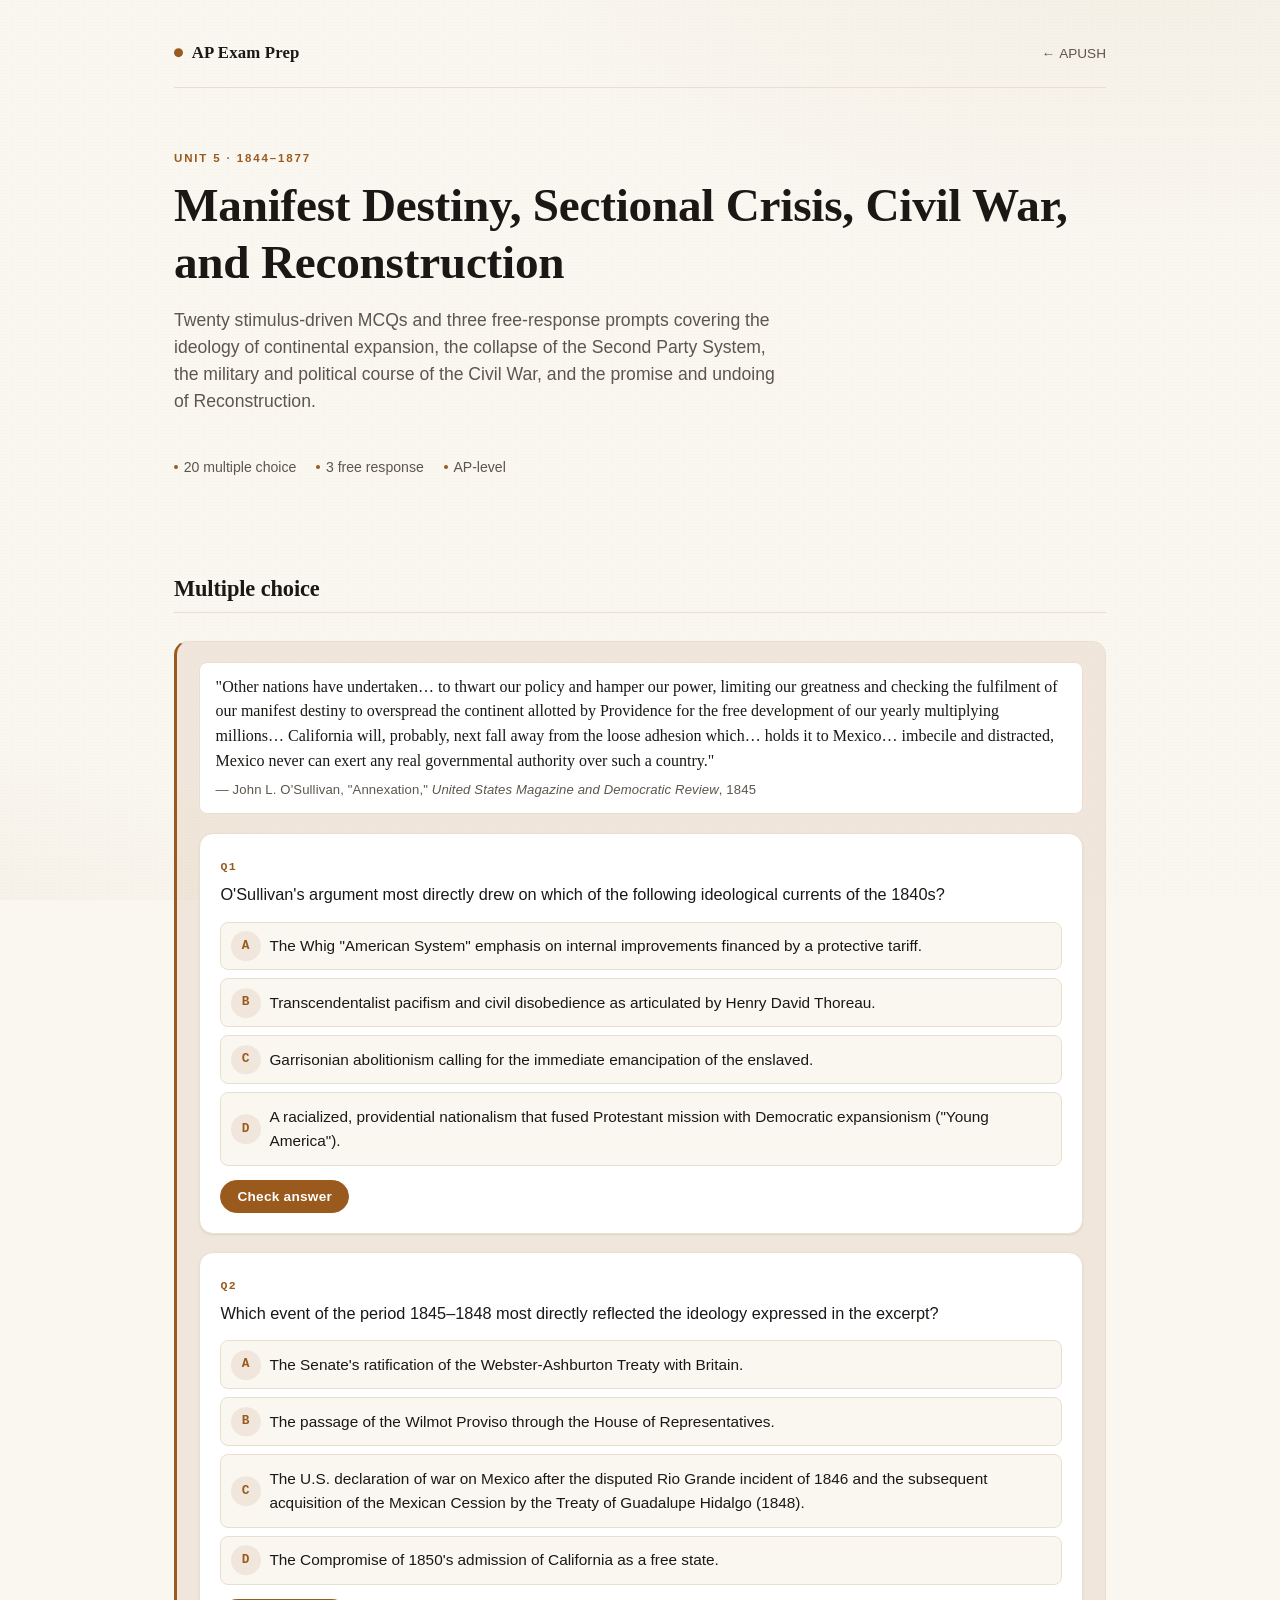
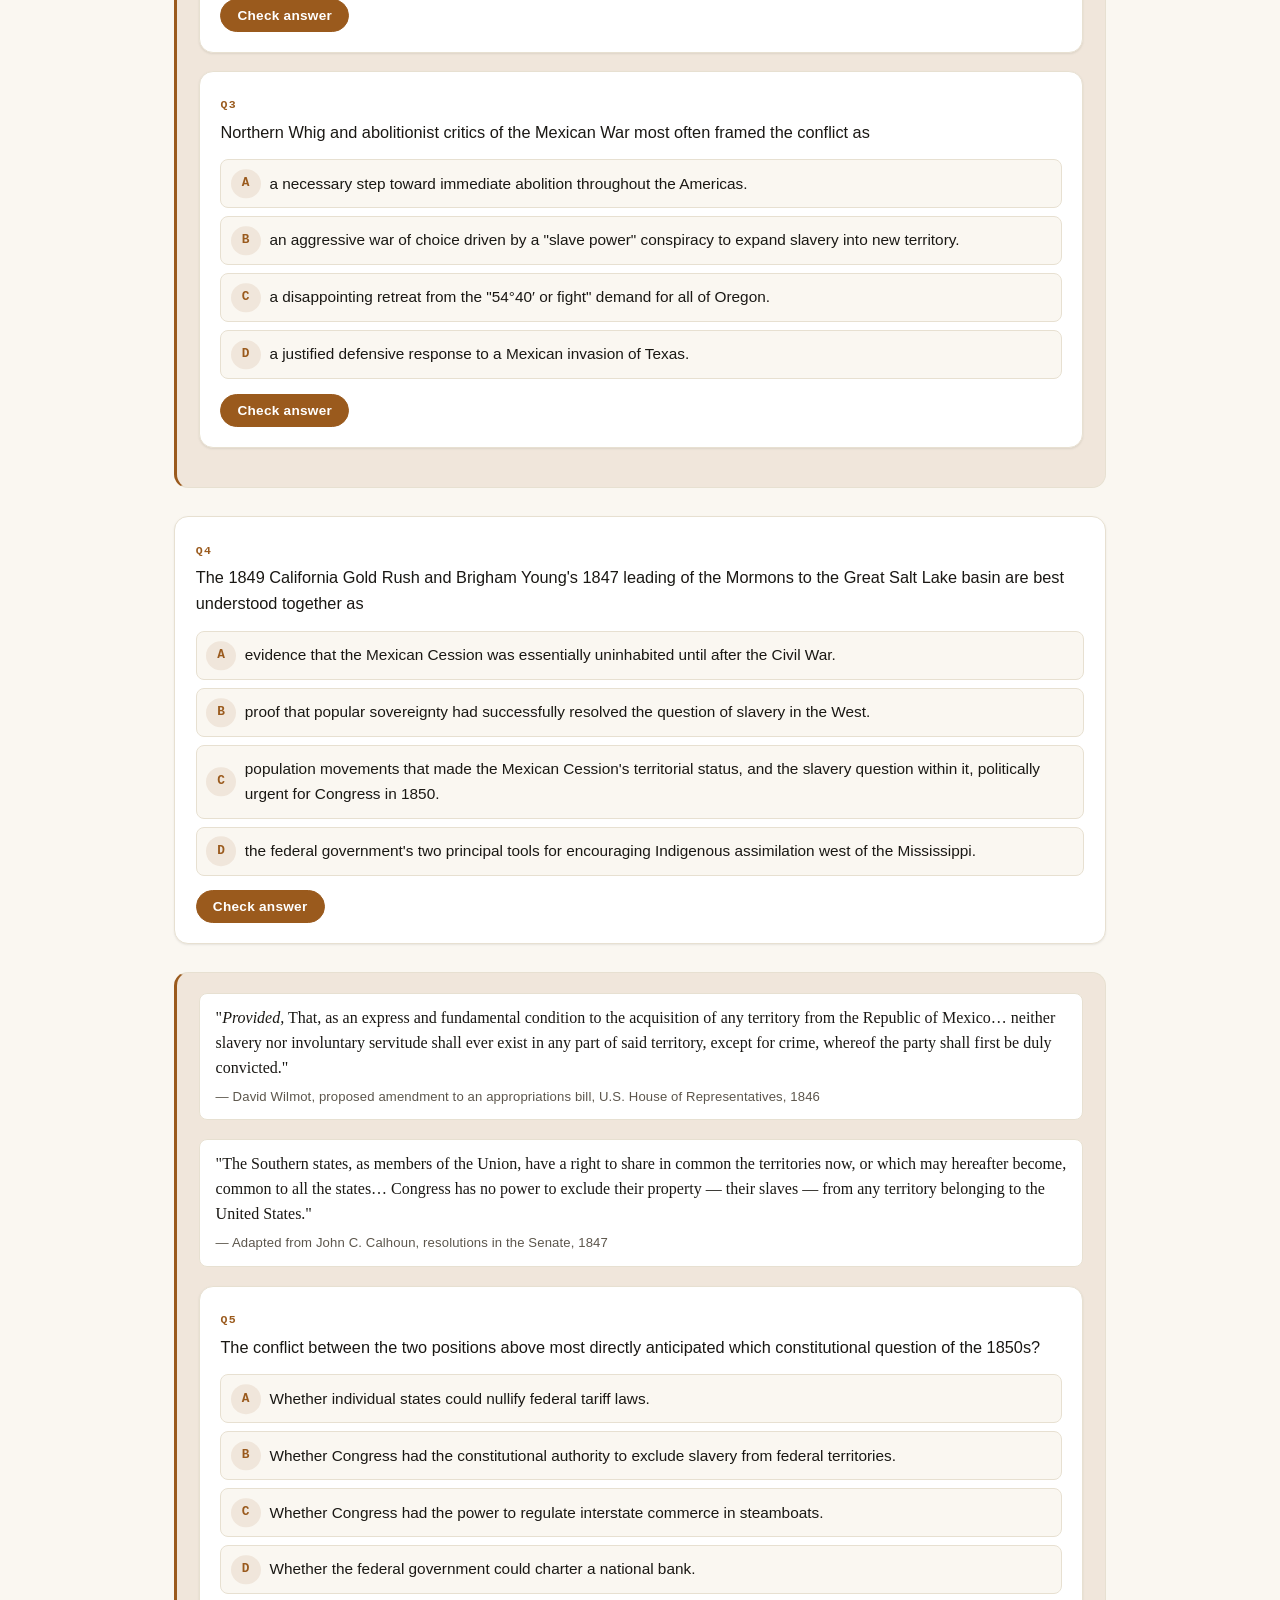
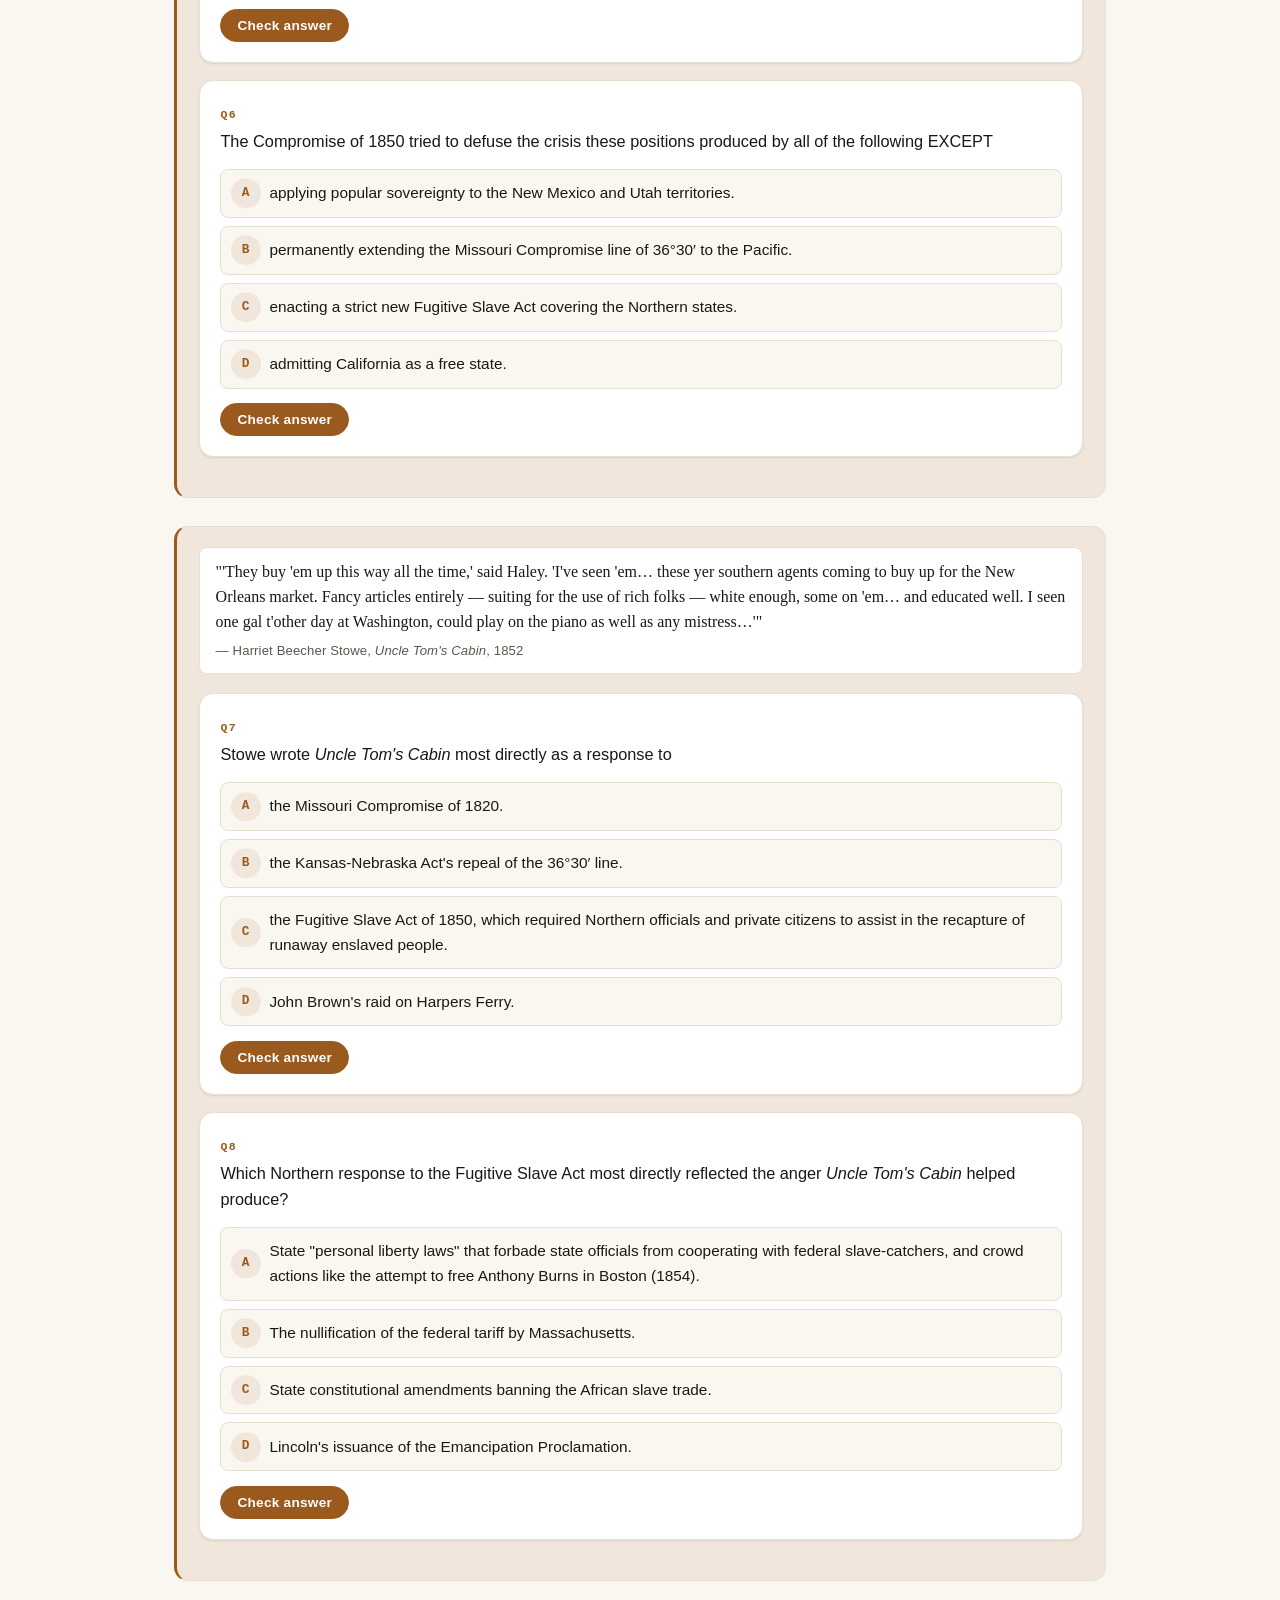
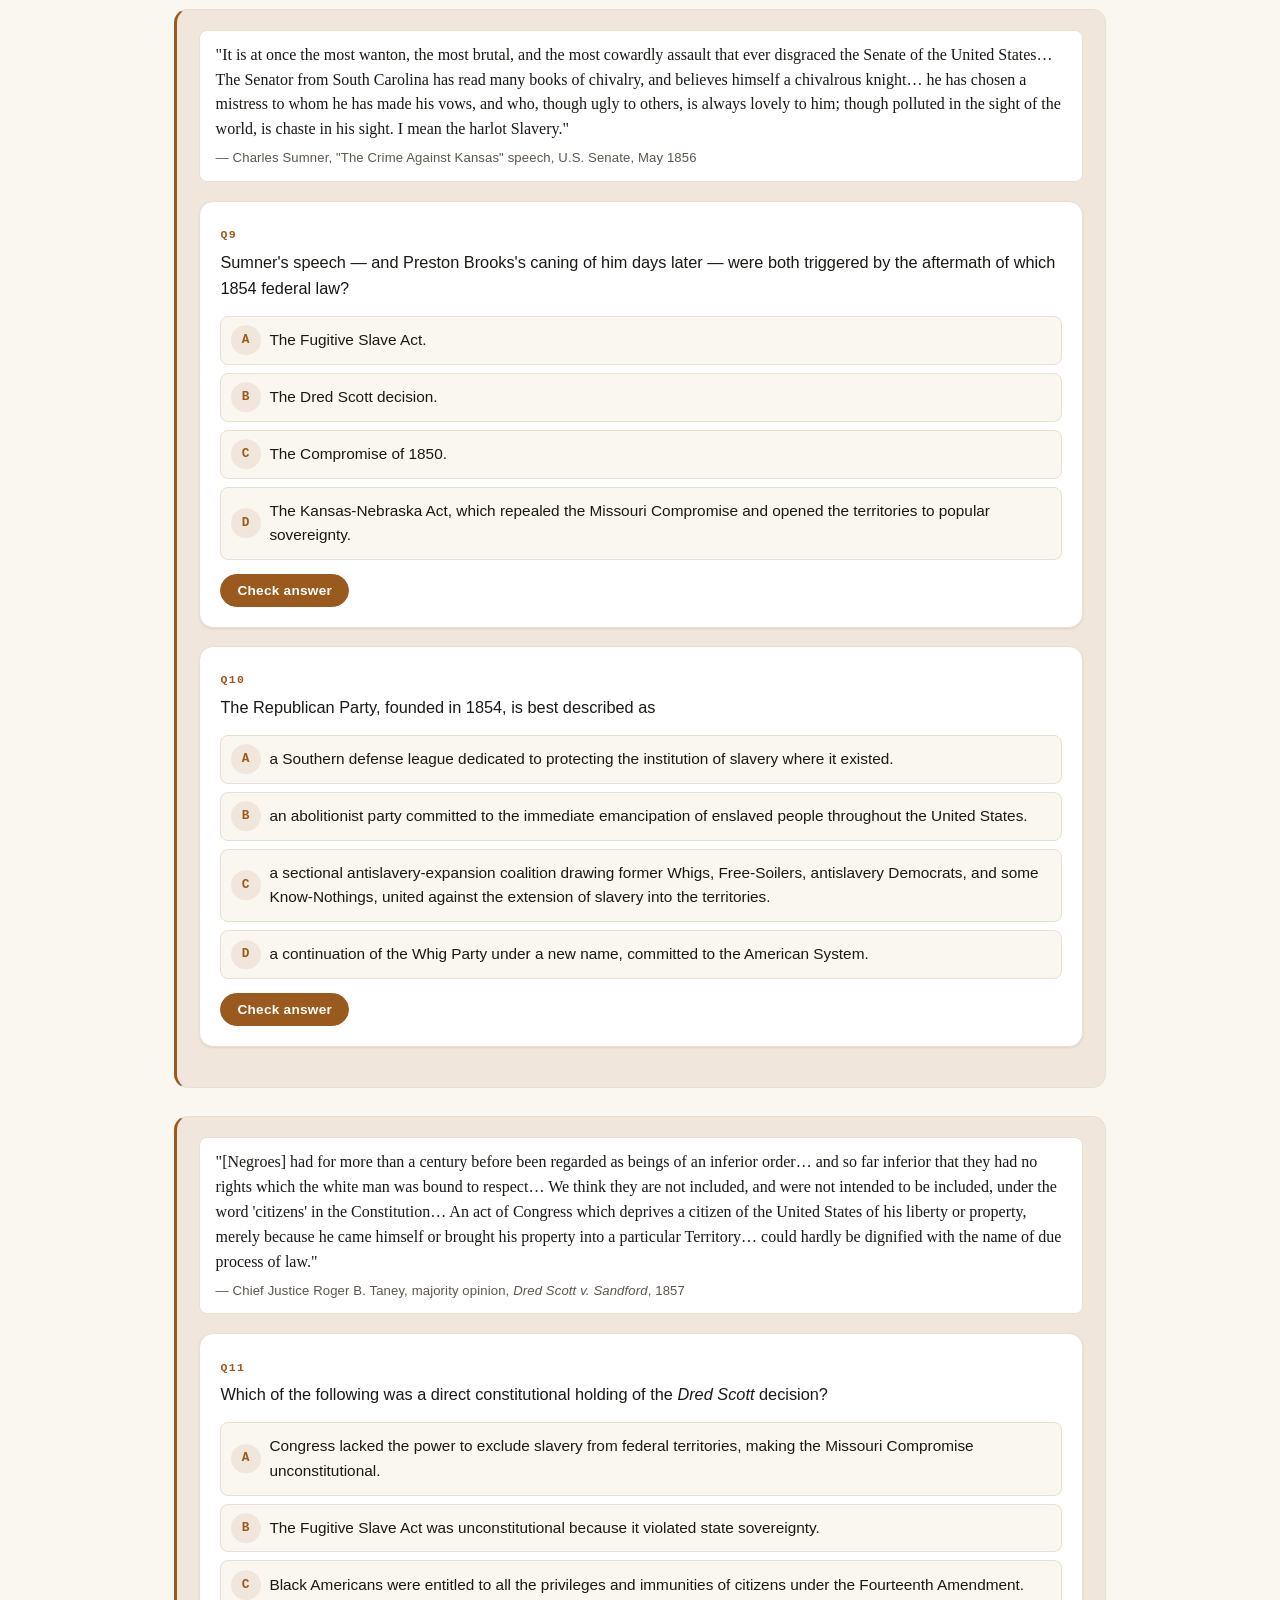
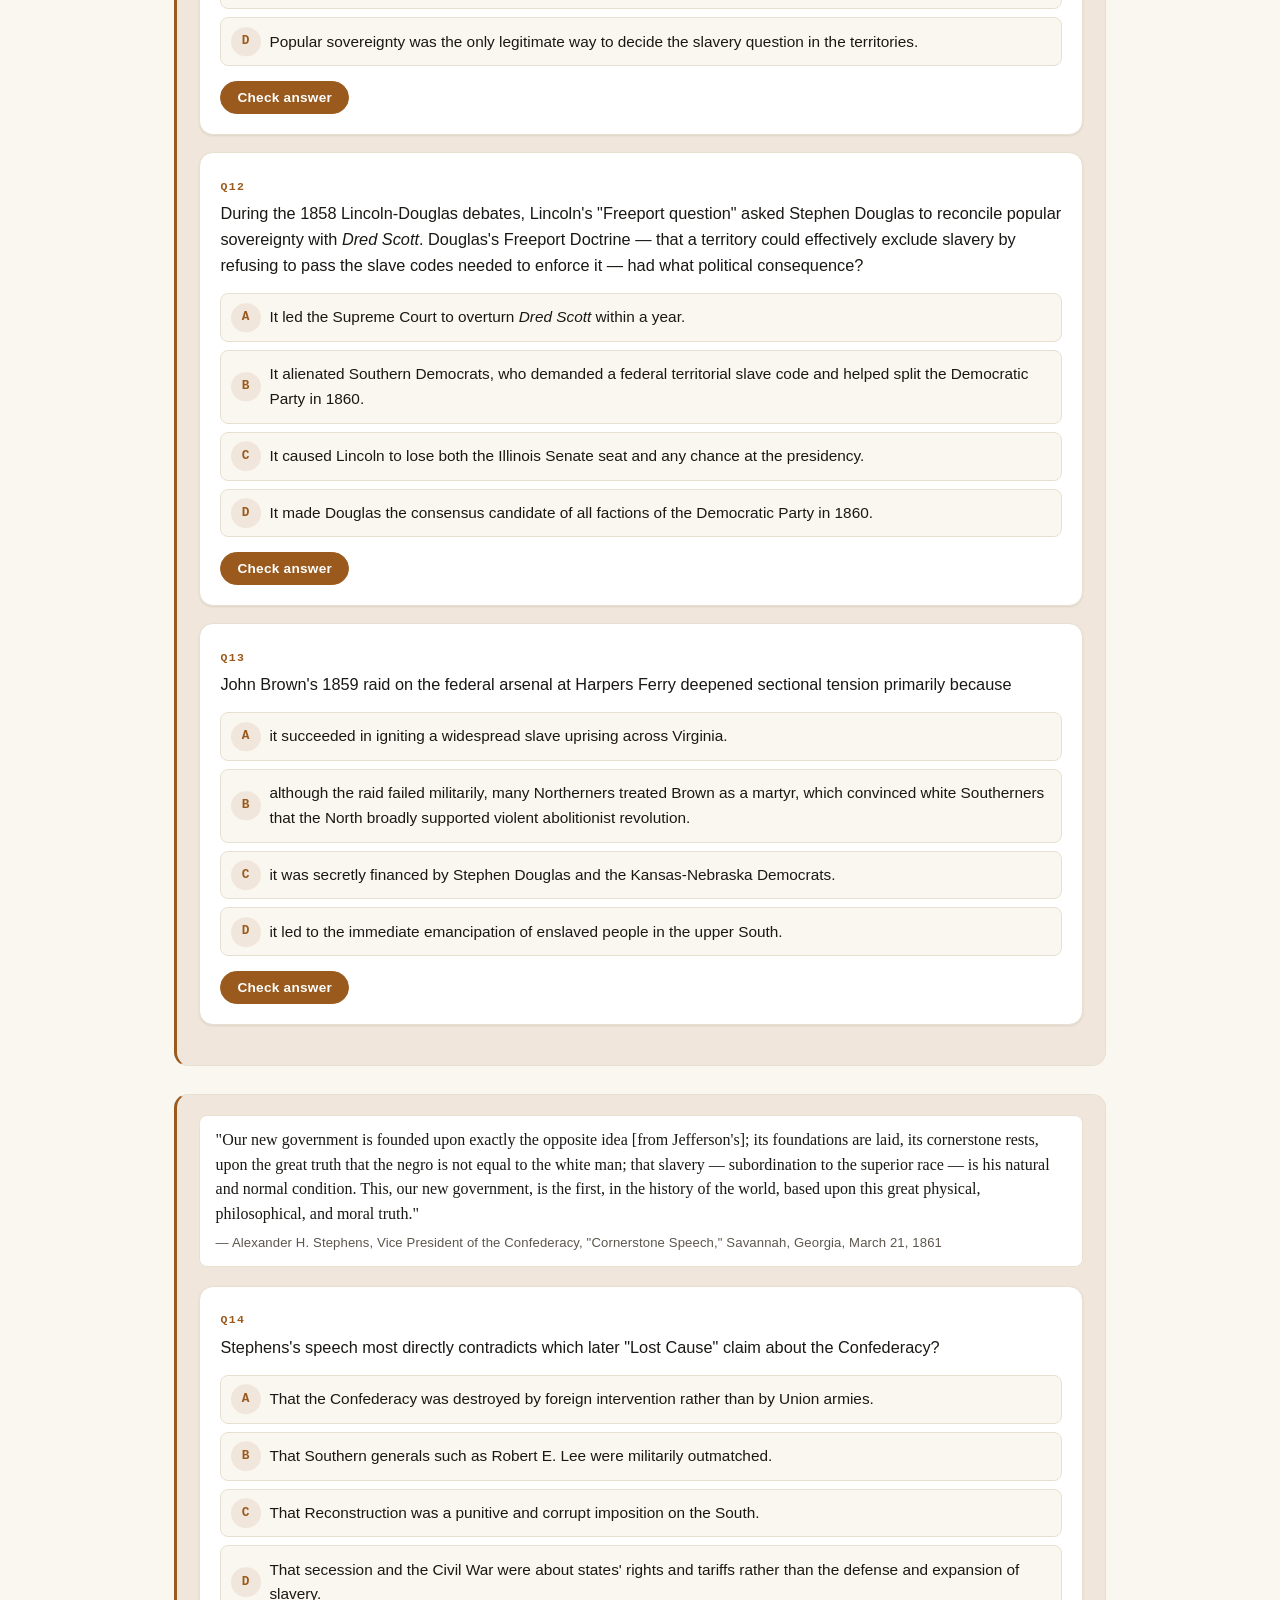
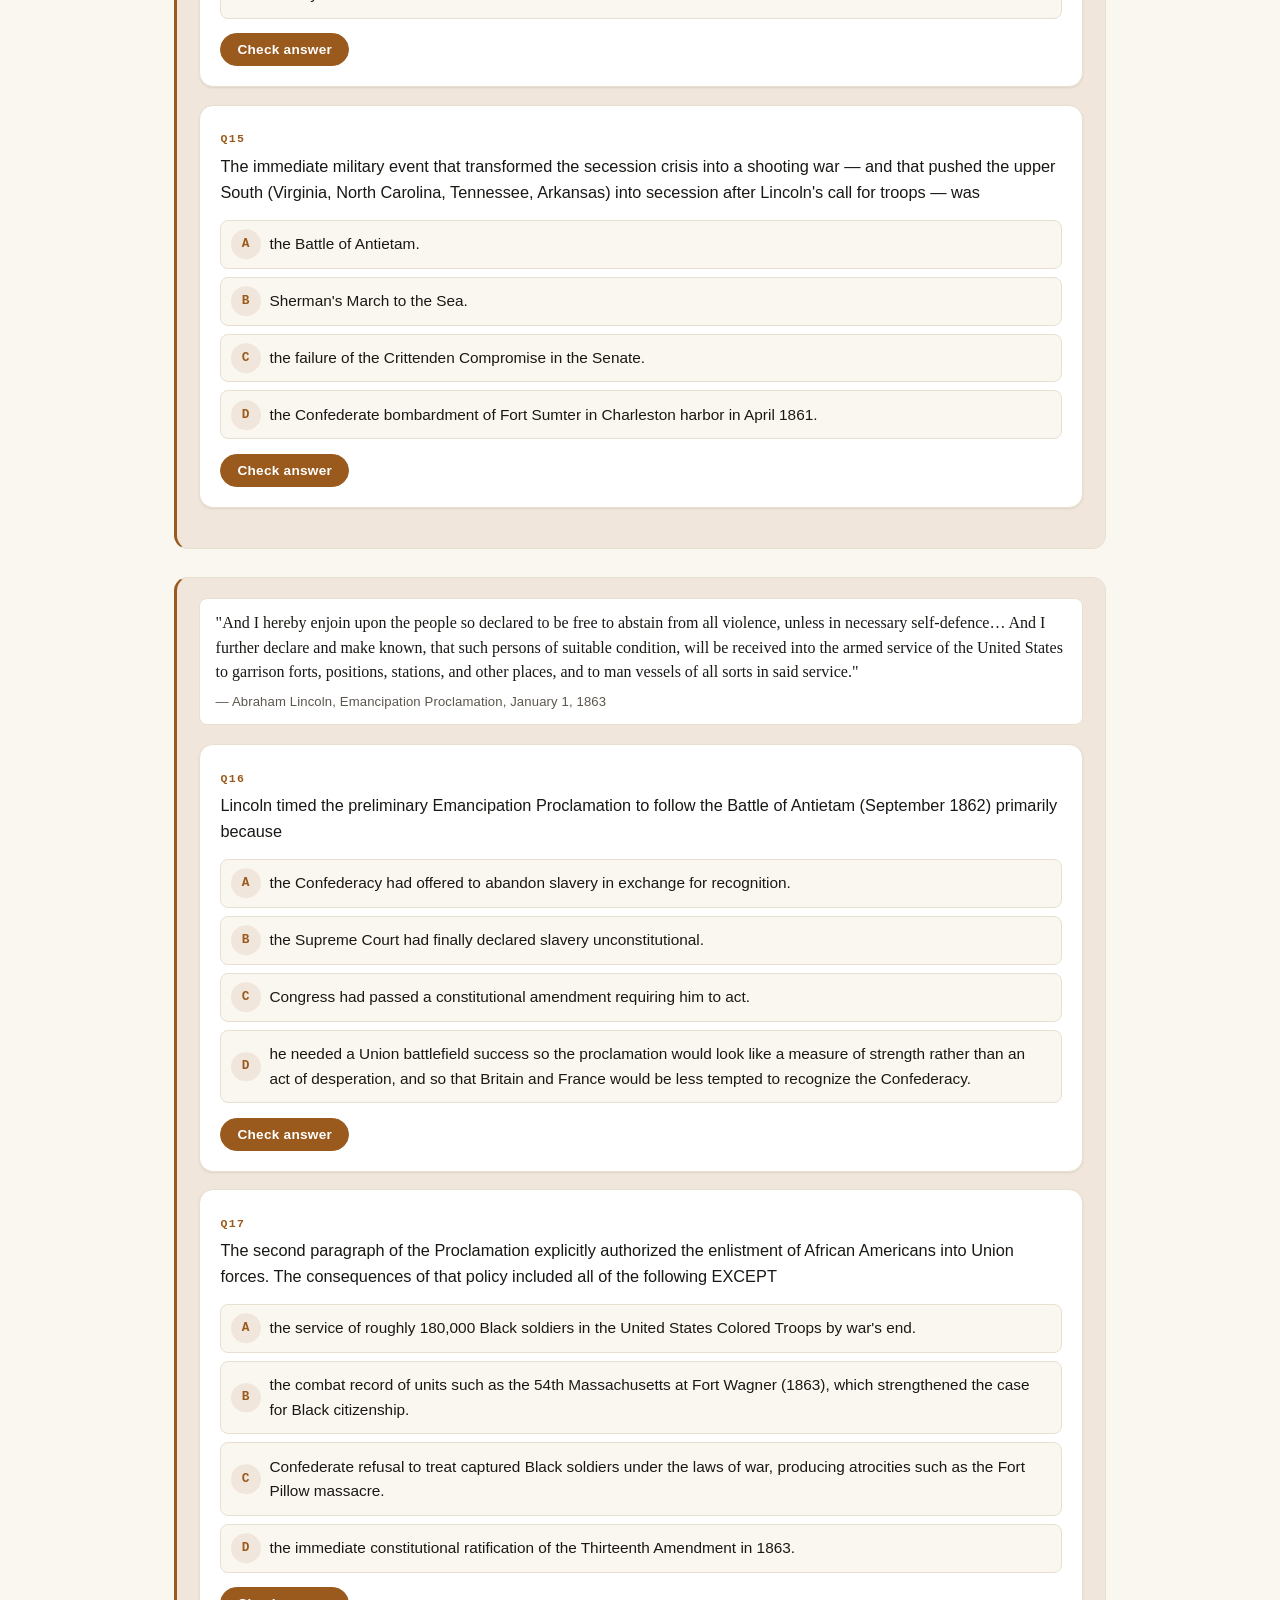
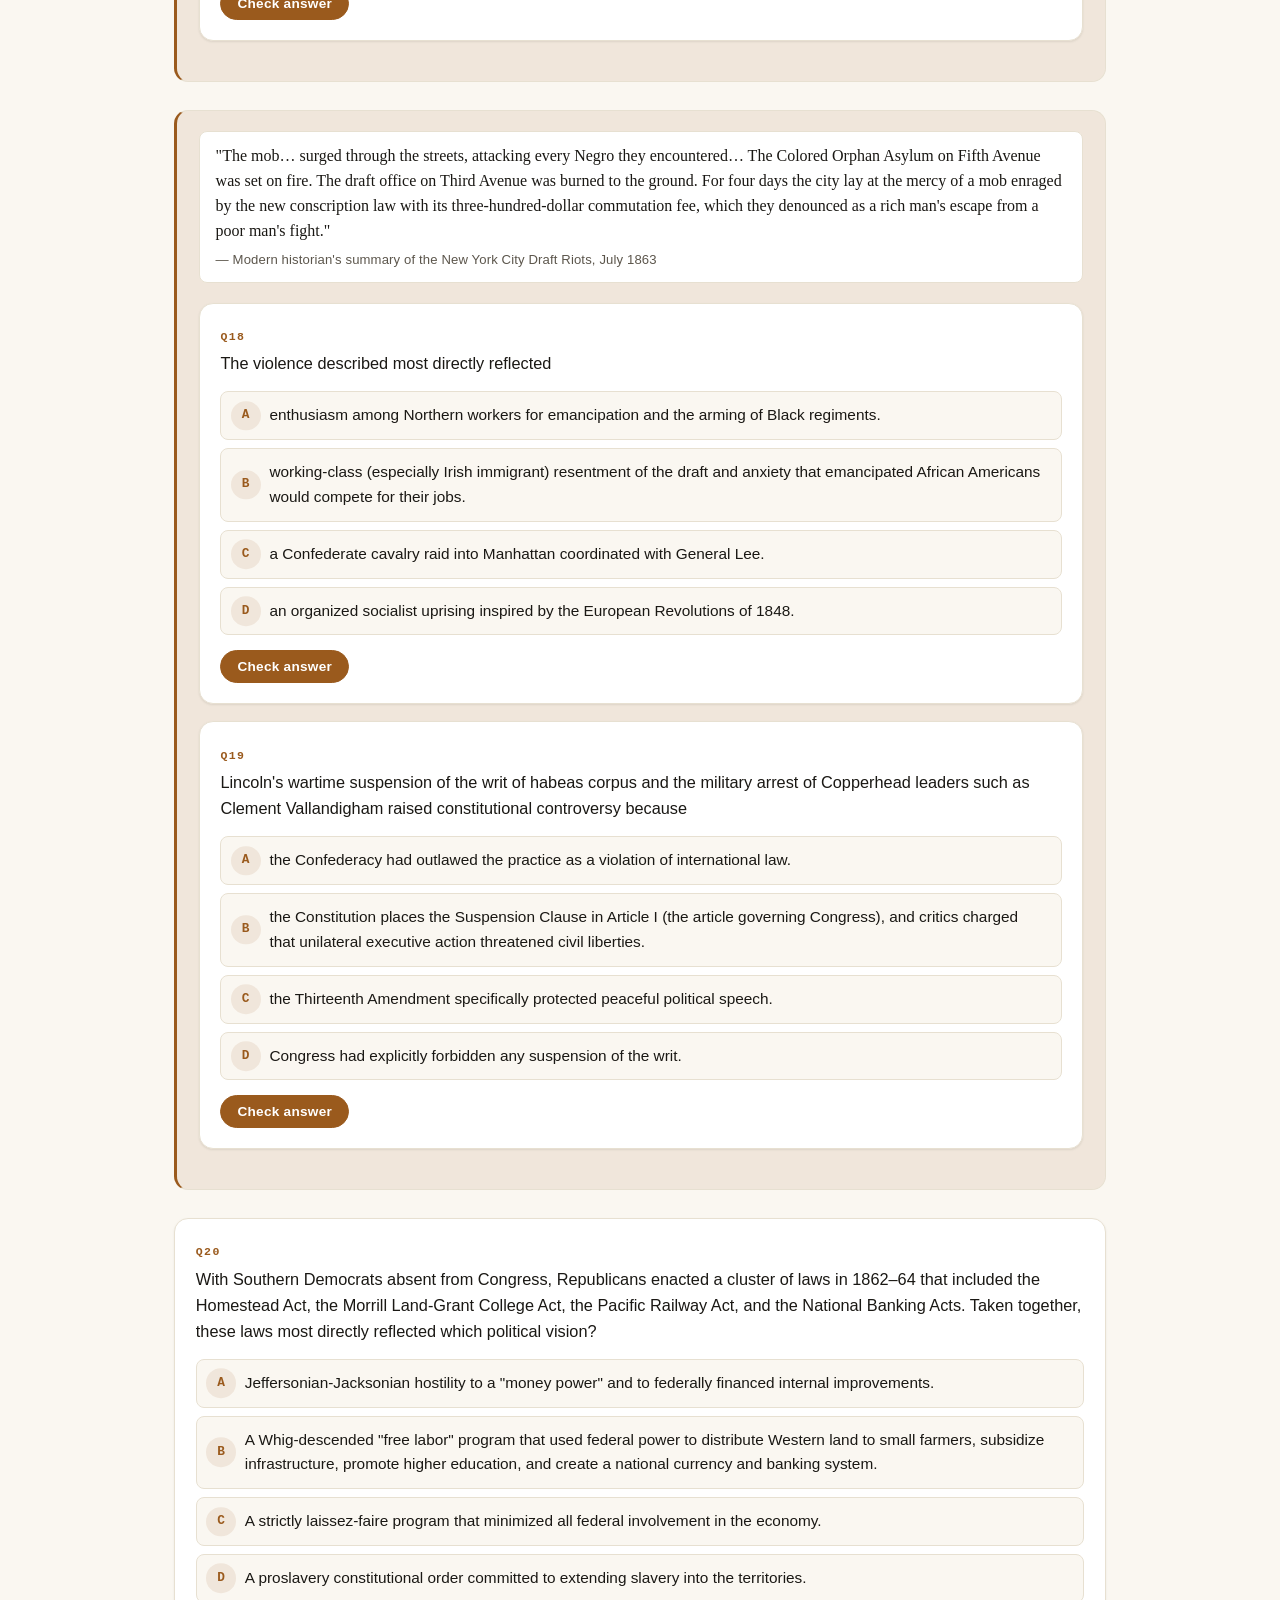
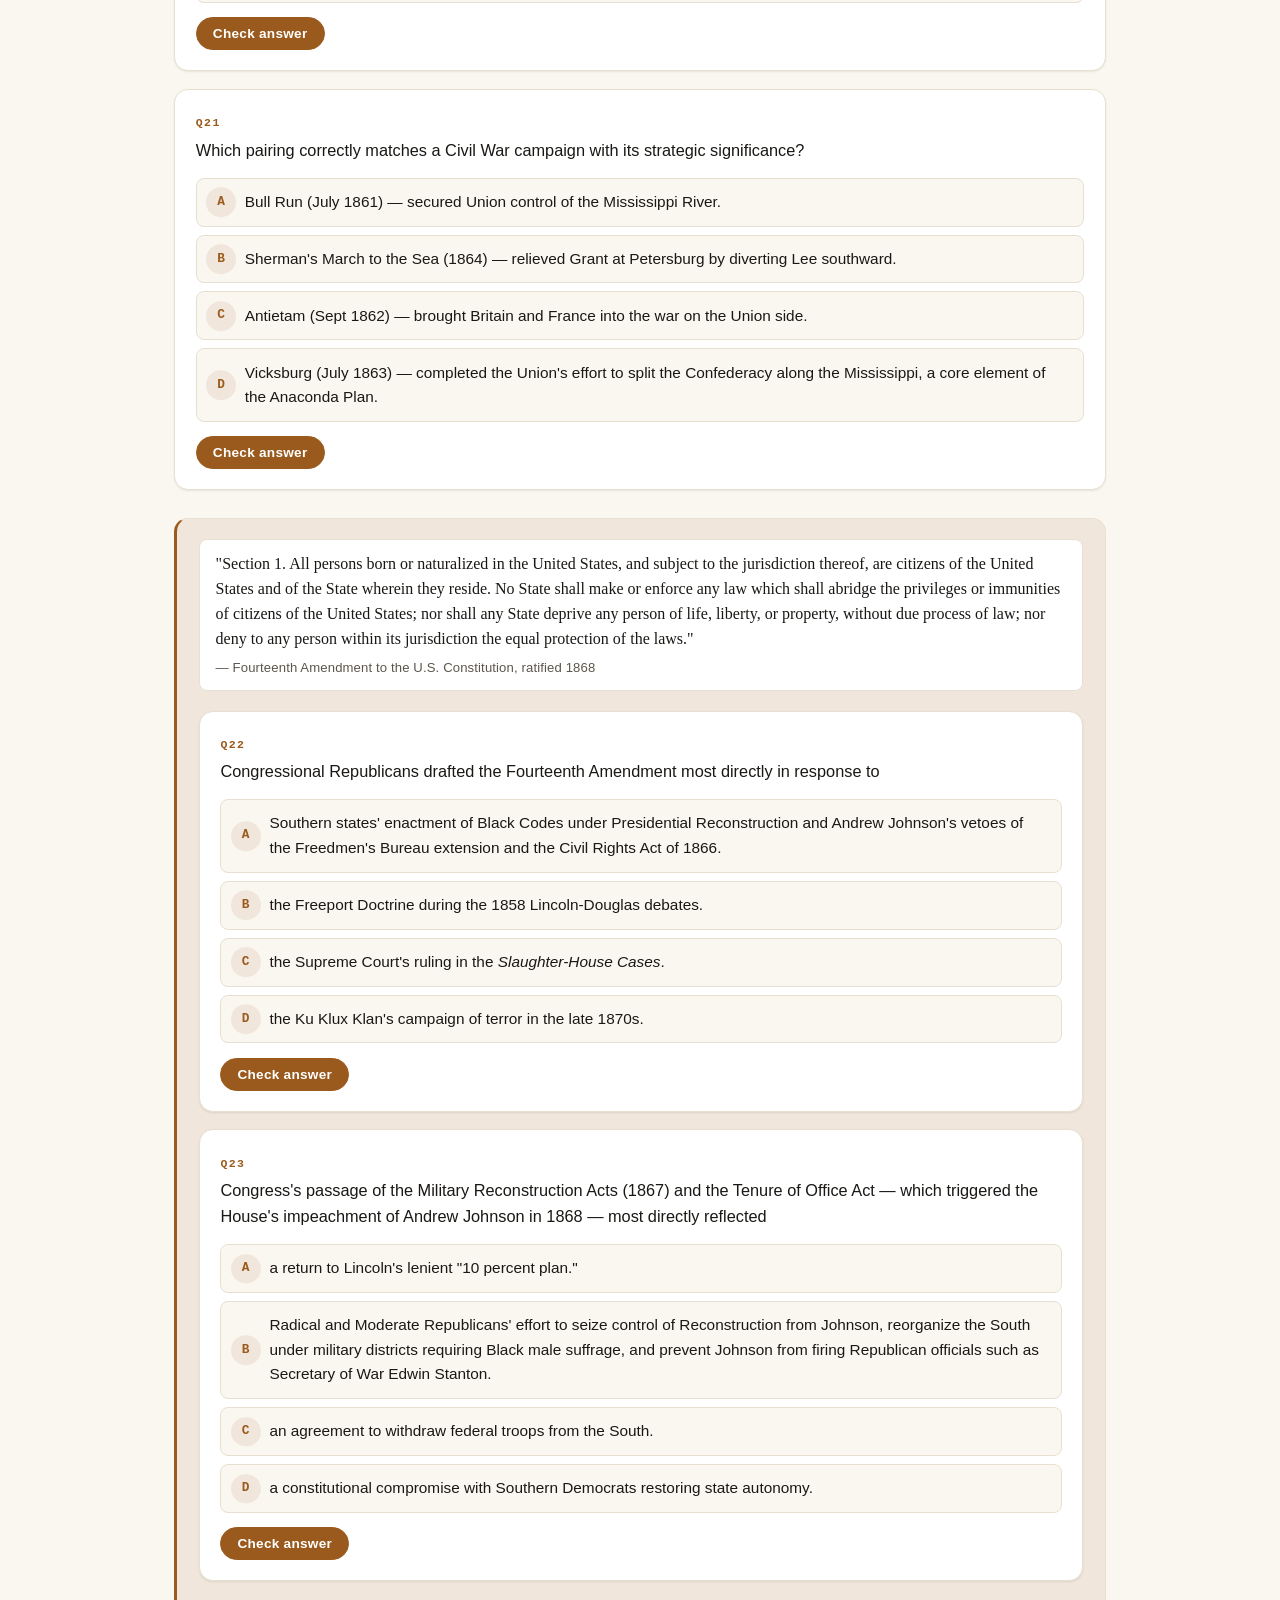
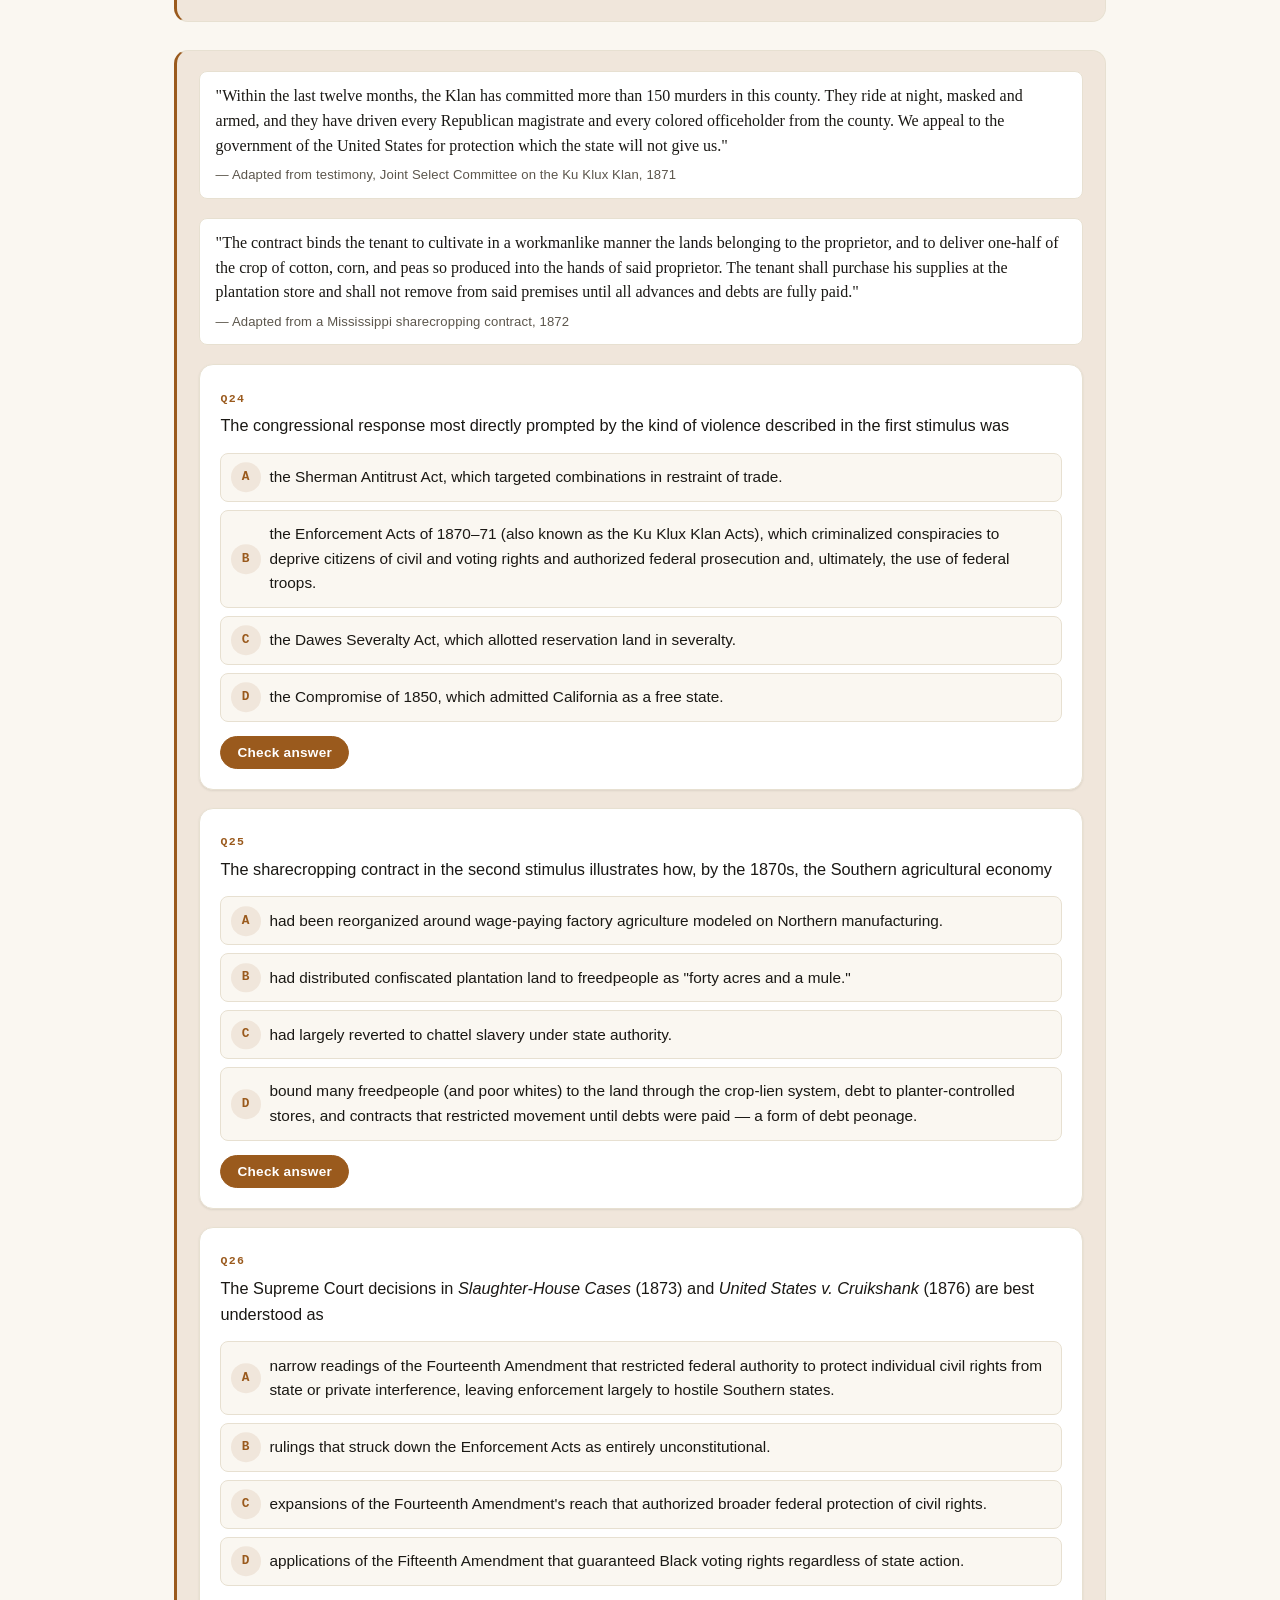
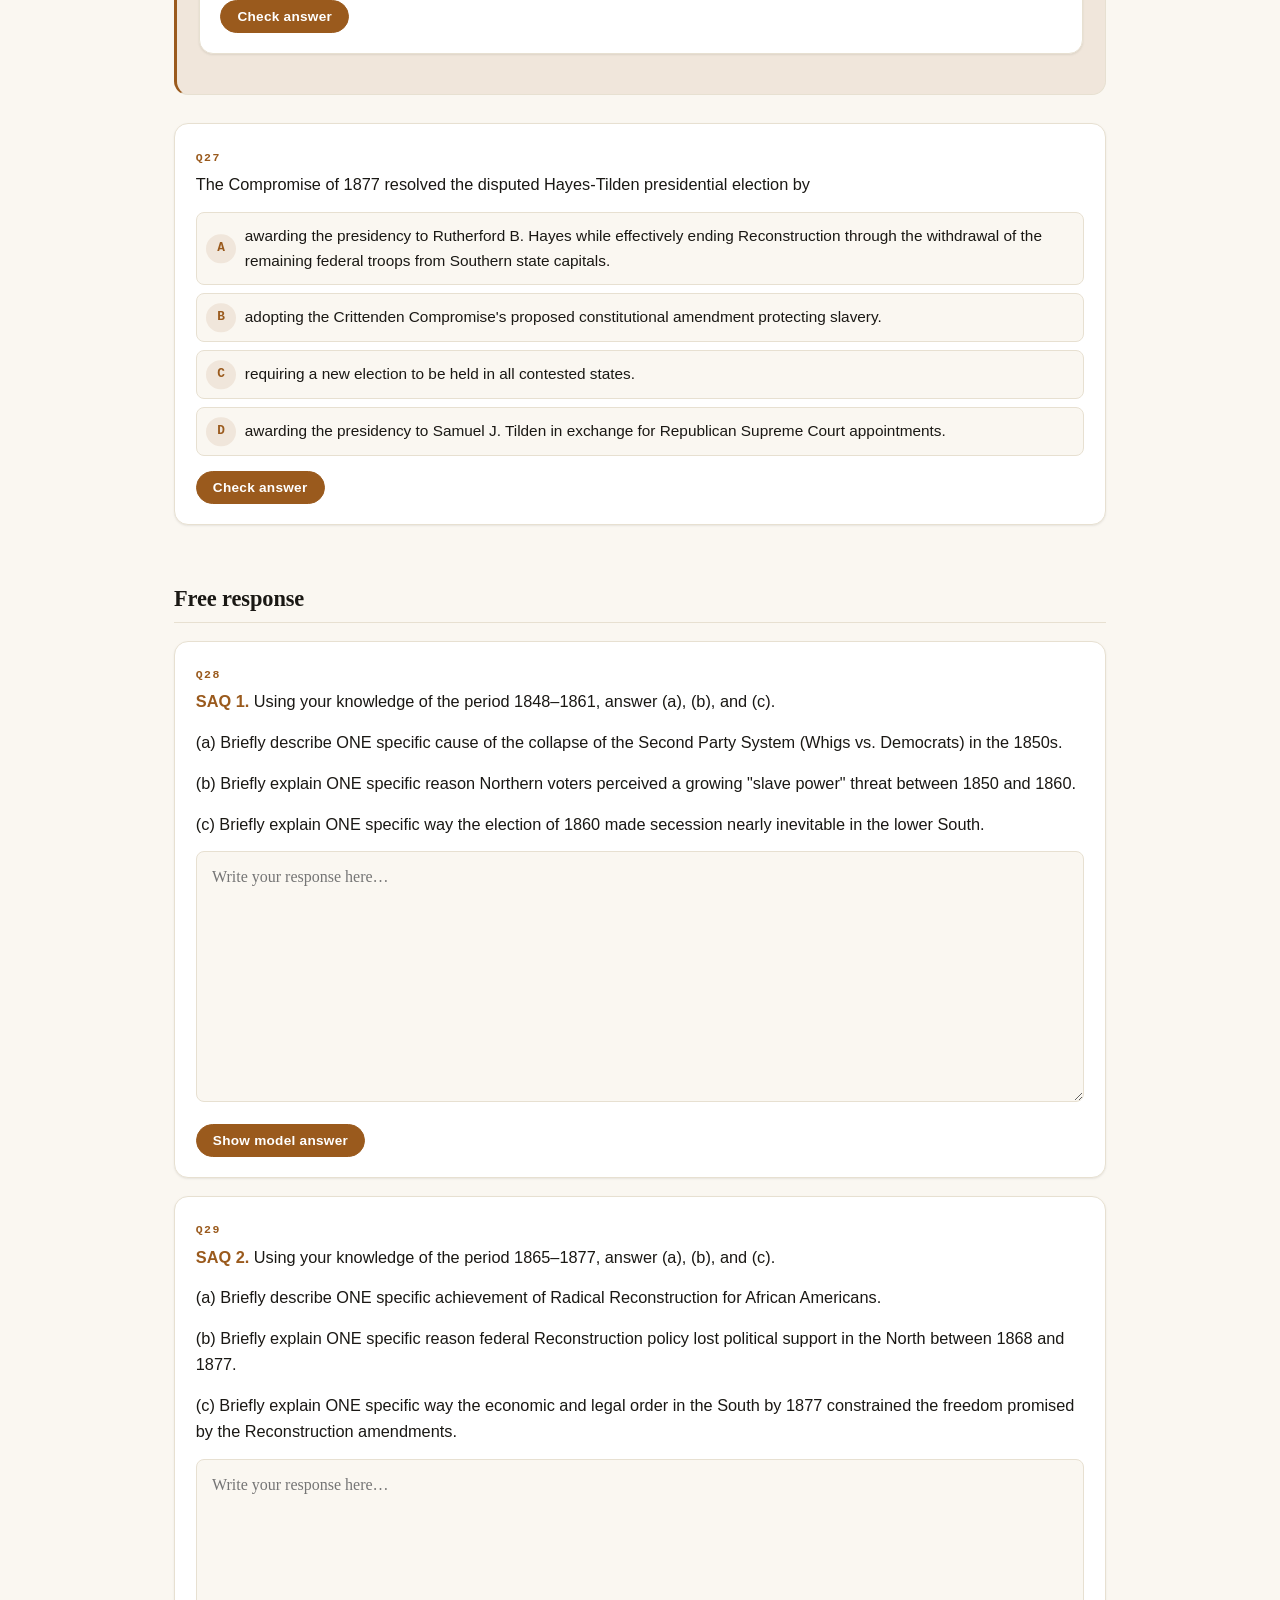
<file: exams/ap-us-history/quizzes/unit-5-civil-war-reconstruction-2026-04-22.html>
<!doctype html>
<html lang="en" class="theme-history">
  <head>
    <meta charset="utf-8" />
    <meta name="viewport" content="width=device-width, initial-scale=1" />
    <title>Unit 5 · Manifest Destiny, Civil War &amp; Reconstruction · APUSH</title>
    <link rel="stylesheet" href="../../assets/styles.css" />
    <link rel="stylesheet" href="../../assets/quiz.css" />
  </head>
  <body>
    <div class="site">
      <nav class="topnav">
        <a class="brand" href="../../">AP Exam Prep</a>
        <a class="back" href="../">APUSH</a>
      </nav>

      <header class="hero">
        <span class="eyebrow">Unit 5 · 1844–1877</span>
        <h1>Manifest Destiny, Sectional Crisis, Civil War, and Reconstruction</h1>
        <p class="lede">Twenty stimulus-driven MCQs and three free-response prompts covering the ideology of continental expansion, the collapse of the Second Party System, the military and political course of the Civil War, and the promise and undoing of Reconstruction.</p>
        <div class="hero-meta">
          <span>20 multiple choice</span>
          <span>3 free response</span>
          <span>AP-level</span>
        </div>
      </header>

      <section class="quiz" aria-label="Multiple choice">
        <h2>Multiple choice</h2>

        <!-- Stimulus group 1: Manifest Destiny — O'Sullivan (Qs 1-3): ideology, Mexican War, Whig critique -->
        <article class="stimulus-group">
          <blockquote class="stimulus">
            <p>"Other nations have undertaken… to thwart our policy and hamper our power, limiting our greatness and checking the fulfilment of our manifest destiny to overspread the continent allotted by Providence for the free development of our yearly multiplying millions… California will, probably, next fall away from the loose adhesion which… holds it to Mexico… imbecile and distracted, Mexico never can exert any real governmental authority over such a country."</p>
            <cite>— John L. O'Sullivan, "Annexation," <em>United States Magazine and Democratic Review</em>, 1845</cite>
          </blockquote>

          <article class="question mcq" data-qnum="1">
            <p class="prompt">O'Sullivan's argument most directly drew on which of the following ideological currents of the 1840s?</p>
            <ol class="options">
              <li data-correct="false">The Whig "American System" emphasis on internal improvements financed by a protective tariff.</li>
              <li data-correct="true">A racialized, providential nationalism that fused Protestant mission with Democratic expansionism ("Young America").</li>
              <li data-correct="false">Transcendentalist pacifism and civil disobedience as articulated by Henry David Thoreau.</li>
              <li data-correct="false">Garrisonian abolitionism calling for the immediate emancipation of the enslaved.</li>
            </ol>
            <button type="button" class="check">Check answer</button>
            <div class="explanation" hidden>
              <p><strong>Correct:</strong> A racialized, providential nationalism fused with Democratic expansionism.</p>
              <p>The "manifest destiny" passage combines Providence, racial assumptions about Anglo-American capacity, and a political program of annexation associated with the Young America wing of the Democratic Party. The Whig American System was an internal-development program, not an expansionist ideology — Whigs were in fact the party most suspicious of territorial acquisition. Thoreau's civil-disobedience tradition denounced the Mexican War that O'Sullivan's rhetoric helped justify. Garrisonian abolitionists saw expansion as a "slave power" plot, the opposite of O'Sullivan's stance.</p>
            </div>
          </article>

          <article class="question mcq" data-qnum="2">
            <p class="prompt">Which event of the period 1845–1848 most directly reflected the ideology expressed in the excerpt?</p>
            <ol class="options">
              <li data-correct="false">The passage of the Wilmot Proviso through the House of Representatives.</li>
              <li data-correct="true">The U.S. declaration of war on Mexico after the disputed Rio Grande incident of 1846 and the subsequent acquisition of the Mexican Cession by the Treaty of Guadalupe Hidalgo (1848).</li>
              <li data-correct="false">The Senate's ratification of the Webster-Ashburton Treaty with Britain.</li>
              <li data-correct="false">The Compromise of 1850's admission of California as a free state.</li>
            </ol>
            <button type="button" class="check">Check answer</button>
            <div class="explanation" hidden>
              <p><strong>Correct:</strong> The U.S. declaration of war on Mexico and acquisition of the Mexican Cession via the Treaty of Guadalupe Hidalgo.</p>
              <p>Polk's deliberate provocation on the disputed Texas–Mexico border, the ensuing war, and the Treaty's transfer of roughly half of Mexico's territory (California, New Mexico, Arizona, etc.) are the clearest institutional embodiment of the expansionist mood O'Sullivan articulated. The Wilmot Proviso is a reaction <em>against</em> territorial acquisition by antislavery northerners, not its expression. Webster-Ashburton (1842) predated the quoted essay and resolved a northeastern boundary dispute without continental conquest. The Compromise of 1850 attempted to manage the fallout of expansion rather than to expand.</p>
            </div>
          </article>

          <article class="question mcq" data-qnum="3">
            <p class="prompt">Northern Whig and abolitionist critics of the Mexican War most often framed the conflict as</p>
            <ol class="options">
              <li data-correct="true">an aggressive war of choice driven by a "slave power" conspiracy to expand slavery into new territory.</li>
              <li data-correct="false">a justified defensive response to a Mexican invasion of Texas.</li>
              <li data-correct="false">a disappointing retreat from the "54°40′ or fight" demand for all of Oregon.</li>
              <li data-correct="false">a necessary step toward immediate abolition throughout the Americas.</li>
            </ol>
            <button type="button" class="check">Check answer</button>
            <div class="explanation" hidden>
              <p><strong>Correct:</strong> An aggressive war of choice driven by a "slave power" conspiracy.</p>
              <p>Whigs like Lincoln (Spot Resolutions) and abolitionists like Garrison and Douglass charged that Polk manufactured the pretext to acquire new slave territory. The defensive-against-Mexican-invasion framing was Polk's war message, not the critics'. The 54°40′ complaint was about Oregon, where Polk negotiated the 49th-parallel treaty with Britain — a separate grievance that antiwar Whigs generally welcomed rather than deplored. Abolitionists did not view the Mexican War as a step toward emancipation — quite the opposite.</p>
            </div>
          </article>
        </article>

        <!-- Standalone Q4: California Gold Rush / Mormon migration -->
        <article class="question mcq" data-qnum="4">
          <p class="prompt">The 1849 California Gold Rush and Brigham Young's 1847 leading of the Mormons to the Great Salt Lake basin are best understood together as</p>
          <ol class="options">
            <li data-correct="true">population movements that made the Mexican Cession's territorial status, and the slavery question within it, politically urgent for Congress in 1850.</li>
            <li data-correct="false">evidence that the Mexican Cession was essentially uninhabited until after the Civil War.</li>
            <li data-correct="false">the federal government's two principal tools for encouraging Indigenous assimilation west of the Mississippi.</li>
            <li data-correct="false">proof that popular sovereignty had successfully resolved the question of slavery in the West.</li>
          </ol>
          <button type="button" class="check">Check answer</button>
          <div class="explanation" hidden>
            <p><strong>Correct:</strong> Population movements that made the territorial status of the Mexican Cession, and the slavery question within it, politically urgent for Congress in 1850.</p>
            <p>Gold-seekers pushed California's non-Indigenous population past the threshold for statehood by 1849; the Mormons founded Deseret the same year. Both developments forced Congress to decide how to organize the territory won from Mexico, producing the Compromise of 1850. Calling the Cession "essentially uninhabited" ignores large Indigenous and Mexican populations already there. Neither migration was a federal assimilation tool — both were voluntary settler movements. Popular sovereignty had not yet been tested in 1847–49; it was proposed as part of the 1850 package precisely because the question was unresolved.</p>
          </div>
        </article>

        <!-- Stimulus group 2: Wilmot Proviso / Calhoun (Qs 5-6) -->
        <article class="stimulus-group">
          <blockquote class="stimulus">
            <p>"<em>Provided,</em> That, as an express and fundamental condition to the acquisition of any territory from the Republic of Mexico… neither slavery nor involuntary servitude shall ever exist in any part of said territory, except for crime, whereof the party shall first be duly convicted."</p>
            <cite>— David Wilmot, proposed amendment to an appropriations bill, U.S. House of Representatives, 1846</cite>
          </blockquote>
          <blockquote class="stimulus">
            <p>"The Southern states, as members of the Union, have a right to share in common the territories now, or which may hereafter become, common to all the states… Congress has no power to exclude their property — their slaves — from any territory belonging to the United States."</p>
            <cite>— Adapted from John C. Calhoun, resolutions in the Senate, 1847</cite>
          </blockquote>

          <article class="question mcq" data-qnum="5">
            <p class="prompt">The conflict between the two positions above most directly anticipated which constitutional question of the 1850s?</p>
            <ol class="options">
              <li data-correct="false">Whether Congress had the power to regulate interstate commerce in steamboats.</li>
              <li data-correct="true">Whether Congress had the constitutional authority to exclude slavery from federal territories.</li>
              <li data-correct="false">Whether the federal government could charter a national bank.</li>
              <li data-correct="false">Whether individual states could nullify federal tariff laws.</li>
            </ol>
            <button type="button" class="check">Check answer</button>
            <div class="explanation" hidden>
              <p><strong>Correct:</strong> Whether Congress could exclude slavery from federal territories.</p>
              <p>Wilmot asserted congressional power to bar slavery from acquired territory; Calhoun denied any such power, calling the territories the "common property" of the states. The <em>Dred Scott</em> decision (1857) would ultimately adopt Calhoun's view. Commerce-clause and Bank questions were Marshall Court issues from the early republic. Nullification was the 1832 tariff crisis, not the 1847 dispute over territories.</p>
            </div>
          </article>

          <article class="question mcq" data-qnum="6">
            <p class="prompt">The Compromise of 1850 tried to defuse the crisis these positions produced by all of the following EXCEPT</p>
            <ol class="options">
              <li data-correct="false">admitting California as a free state.</li>
              <li data-correct="false">applying popular sovereignty to the New Mexico and Utah territories.</li>
              <li data-correct="false">enacting a strict new Fugitive Slave Act covering the Northern states.</li>
              <li data-correct="true">permanently extending the Missouri Compromise line of 36°30′ to the Pacific.</li>
            </ol>
            <button type="button" class="check">Check answer</button>
            <div class="explanation" hidden>
              <p><strong>Correct:</strong> Permanently extending the 36°30′ line to the Pacific was NOT in the Compromise of 1850.</p>
              <p>Extending 36°30′ was proposed earlier but rejected; the Compromise of 1850 instead combined California free-state admission, popular sovereignty for New Mexico and Utah, a stringent Fugitive Slave Act, and the abolition of the slave trade (not slavery) in the District of Columbia. The 36°30′ line itself was decisively rejected by Northern Free-Soilers unwilling to consign any new territory to slavery; it would be formally repealed by Kansas-Nebraska in 1854.</p>
            </div>
          </article>
        </article>

        <!-- Stimulus group 3: Uncle Tom's Cabin / Fugitive Slave Act (Qs 7-8) -->
        <article class="stimulus-group">
          <blockquote class="stimulus">
            <p>"'They buy 'em up this way all the time,' said Haley. 'I've seen 'em… these yer southern agents coming to buy up for the New Orleans market. Fancy articles entirely — suiting for the use of rich folks — white enough, some on 'em… and educated well. I seen one gal t'other day at Washington, could play on the piano as well as any mistress…'"</p>
            <cite>— Harriet Beecher Stowe, <em>Uncle Tom's Cabin</em>, 1852</cite>
          </blockquote>

          <article class="question mcq" data-qnum="7">
            <p class="prompt">Stowe wrote <em>Uncle Tom's Cabin</em> most directly as a response to</p>
            <ol class="options">
              <li data-correct="false">the Missouri Compromise of 1820.</li>
              <li data-correct="true">the Fugitive Slave Act of 1850, which required Northern officials and private citizens to assist in the recapture of runaway enslaved people.</li>
              <li data-correct="false">the Kansas-Nebraska Act's repeal of the 36°30′ line.</li>
              <li data-correct="false">John Brown's raid on Harpers Ferry.</li>
            </ol>
            <button type="button" class="check">Check answer</button>
            <div class="explanation" hidden>
              <p><strong>Correct:</strong> The Fugitive Slave Act of 1850.</p>
              <p>Stowe repeatedly said the 1850 Fugitive Slave Act — which conscripted Northern citizens into slave-catching — galvanized her to write. The Missouri Compromise preceded her birth as an author. Kansas-Nebraska (1854) and Harpers Ferry (1859) came <em>after</em> the novel was published in 1852.</p>
            </div>
          </article>

          <article class="question mcq" data-qnum="8">
            <p class="prompt">Which Northern response to the Fugitive Slave Act most directly reflected the anger <em>Uncle Tom's Cabin</em> helped produce?</p>
            <ol class="options">
              <li data-correct="true">State "personal liberty laws" that forbade state officials from cooperating with federal slave-catchers, and crowd actions like the attempt to free Anthony Burns in Boston (1854).</li>
              <li data-correct="false">The nullification of the federal tariff by Massachusetts.</li>
              <li data-correct="false">State constitutional amendments banning the African slave trade.</li>
              <li data-correct="false">Lincoln's issuance of the Emancipation Proclamation.</li>
            </ol>
            <button type="button" class="check">Check answer</button>
            <div class="explanation" hidden>
              <p><strong>Correct:</strong> State personal liberty laws and actions like the Anthony Burns rescue attempt.</p>
              <p>Northern states passed personal liberty laws to frustrate the Fugitive Slave Act — barring state jails from holding alleged fugitives, requiring jury trials, and so on. The 1854 Burns case, in which federal troops marched a rendered man through Boston past crowds of mourners, showed how deep Northern resistance had become. Massachusetts did not nullify the tariff (that was South Carolina, 1832). The African slave trade had already been federally banned in 1808. The Emancipation Proclamation was a wartime measure a decade later.</p>
            </div>
          </article>
        </article>

        <!-- Stimulus group 4: Sumner / Kansas-Nebraska / Republican Party (Qs 9-10) -->
        <article class="stimulus-group">
          <blockquote class="stimulus">
            <p>"It is at once the most wanton, the most brutal, and the most cowardly assault that ever disgraced the Senate of the United States… The Senator from South Carolina has read many books of chivalry, and believes himself a chivalrous knight… he has chosen a mistress to whom he has made his vows, and who, though ugly to others, is always lovely to him; though polluted in the sight of the world, is chaste in his sight. I mean the harlot Slavery."</p>
            <cite>— Charles Sumner, "The Crime Against Kansas" speech, U.S. Senate, May 1856</cite>
          </blockquote>

          <article class="question mcq" data-qnum="9">
            <p class="prompt">Sumner's speech — and Preston Brooks's caning of him days later — were both triggered by the aftermath of which 1854 federal law?</p>
            <ol class="options">
              <li data-correct="false">The Compromise of 1850.</li>
              <li data-correct="true">The Kansas-Nebraska Act, which repealed the Missouri Compromise and opened the territories to popular sovereignty.</li>
              <li data-correct="false">The Dred Scott decision.</li>
              <li data-correct="false">The Fugitive Slave Act.</li>
            </ol>
            <button type="button" class="check">Check answer</button>
            <div class="explanation" hidden>
              <p><strong>Correct:</strong> The Kansas-Nebraska Act of 1854.</p>
              <p>Sumner's "Crime Against Kansas" directly attacked Stephen Douglas's Kansas-Nebraska Act and the violence it unleashed in Kansas (the sack of Lawrence, John Brown's Pottawatomie massacre). <em>Dred Scott</em> had not yet been decided in May 1856. The Compromise of 1850 and the Fugitive Slave Act were earlier disputes.</p>
            </div>
          </article>

          <article class="question mcq" data-qnum="10">
            <p class="prompt">The Republican Party, founded in 1854, is best described as</p>
            <ol class="options">
              <li data-correct="false">a continuation of the Whig Party under a new name, committed to the American System.</li>
              <li data-correct="true">a sectional antislavery-expansion coalition drawing former Whigs, Free-Soilers, antislavery Democrats, and some Know-Nothings, united against the extension of slavery into the territories.</li>
              <li data-correct="false">a Southern defense league dedicated to protecting the institution of slavery where it existed.</li>
              <li data-correct="false">an abolitionist party committed to the immediate emancipation of enslaved people throughout the United States.</li>
            </ol>
            <button type="button" class="check">Check answer</button>
            <div class="explanation" hidden>
              <p><strong>Correct:</strong> A sectional antislavery-expansion coalition of former Whigs, Free-Soilers, and antislavery Democrats.</p>
              <p>The Republican coalition opposed the <em>extension</em> of slavery — not slavery where it already existed — and fused antislavery Whigs, Free-Soilers, and Democrats driven out by Kansas-Nebraska, plus some Know-Nothings. It was not simply the old Whig Party: economic Whigs in the border states often went Know-Nothing or American. It was not a Southern defense league (the opposite), and it was not formally abolitionist, though abolitionists gravitated toward it.</p>
            </div>
          </article>
        </article>

        <!-- Stimulus group 5: Dred Scott / Lincoln-Douglas / John Brown (Qs 11-13) -->
        <article class="stimulus-group">
          <blockquote class="stimulus">
            <p>"[Negroes] had for more than a century before been regarded as beings of an inferior order… and so far inferior that they had no rights which the white man was bound to respect… We think they are not included, and were not intended to be included, under the word 'citizens' in the Constitution… An act of Congress which deprives a citizen of the United States of his liberty or property, merely because he came himself or brought his property into a particular Territory… could hardly be dignified with the name of due process of law."</p>
            <cite>— Chief Justice Roger B. Taney, majority opinion, <em>Dred Scott v. Sandford</em>, 1857</cite>
          </blockquote>

          <article class="question mcq" data-qnum="11">
            <p class="prompt">Which of the following was a direct constitutional holding of the <em>Dred Scott</em> decision?</p>
            <ol class="options">
              <li data-correct="false">The Fugitive Slave Act was unconstitutional because it violated state sovereignty.</li>
              <li data-correct="true">Congress lacked the power to exclude slavery from federal territories, making the Missouri Compromise unconstitutional.</li>
              <li data-correct="false">Black Americans were entitled to all the privileges and immunities of citizens under the Fourteenth Amendment.</li>
              <li data-correct="false">Popular sovereignty was the only legitimate way to decide the slavery question in the territories.</li>
            </ol>
            <button type="button" class="check">Check answer</button>
            <div class="explanation" hidden>
              <p><strong>Correct:</strong> Congress lacked power to exclude slavery from the territories; the Missouri Compromise was unconstitutional.</p>
              <p>Taney's opinion adopted the Calhoun view: the Fifth Amendment protected slave property in any federal territory, nullifying the 36°30′ line and the Wilmot-Proviso principle. The Fugitive Slave Act was not struck down. The Fourteenth Amendment did not exist in 1857 — it was enacted in 1868 in part to overturn <em>Dred Scott</em>'s citizenship holding. Popular sovereignty was not endorsed by Taney; indeed his logic arguably undercut it.</p>
            </div>
          </article>

          <article class="question mcq" data-qnum="12">
            <p class="prompt">During the 1858 Lincoln-Douglas debates, Lincoln's "Freeport question" asked Stephen Douglas to reconcile popular sovereignty with <em>Dred Scott</em>. Douglas's Freeport Doctrine — that a territory could effectively exclude slavery by refusing to pass the slave codes needed to enforce it — had what political consequence?</p>
            <ol class="options">
              <li data-correct="false">It made Douglas the consensus candidate of all factions of the Democratic Party in 1860.</li>
              <li data-correct="true">It alienated Southern Democrats, who demanded a federal territorial slave code and helped split the Democratic Party in 1860.</li>
              <li data-correct="false">It led the Supreme Court to overturn <em>Dred Scott</em> within a year.</li>
              <li data-correct="false">It caused Lincoln to lose both the Illinois Senate seat and any chance at the presidency.</li>
            </ol>
            <button type="button" class="check">Check answer</button>
            <div class="explanation" hidden>
              <p><strong>Correct:</strong> It alienated Southern Democrats and helped split the Democratic Party in 1860.</p>
              <p>Southern Democrats read <em>Dred Scott</em> as a guarantee of slavery in all territories; Douglas's workaround enraged them and drove them to nominate John C. Breckinridge separately in 1860, fracturing the party and opening the White House to Lincoln. Douglas was not a consensus Democrat — that is exactly what Freeport foreclosed. The Court did not revisit <em>Dred Scott</em>. Lincoln lost the Senate race but emerged as a national figure, setting up his 1860 nomination.</p>
            </div>
          </article>

          <article class="question mcq" data-qnum="13">
            <p class="prompt">John Brown's 1859 raid on the federal arsenal at Harpers Ferry deepened sectional tension primarily because</p>
            <ol class="options">
              <li data-correct="false">it succeeded in igniting a widespread slave uprising across Virginia.</li>
              <li data-correct="true">although the raid failed militarily, many Northerners treated Brown as a martyr, which convinced white Southerners that the North broadly supported violent abolitionist revolution.</li>
              <li data-correct="false">it was secretly financed by Stephen Douglas and the Kansas-Nebraska Democrats.</li>
              <li data-correct="false">it led to the immediate emancipation of enslaved people in the upper South.</li>
            </ol>
            <button type="button" class="check">Check answer</button>
            <div class="explanation" hidden>
              <p><strong>Correct:</strong> The raid failed, but Northern admiration for Brown as a martyr convinced white Southerners that the North supported violent abolitionism.</p>
              <p>Brown was captured by federal troops under Robert E. Lee, tried by Virginia, and hanged. But Emerson, Thoreau, and tolling Northern church bells made him a martyr, and Southern editors pointed to that reaction as proof that even "moderate" Republicans were dangerous. The raid did not ignite any slave uprising. Brown's backers were a small "Secret Six" of Northern abolitionists, not Douglas. No emancipation followed until wartime.</p>
            </div>
          </article>
        </article>

        <!-- Stimulus group 6: Cornerstone Speech / Fort Sumter (Qs 14-15) -->
        <article class="stimulus-group">
          <blockquote class="stimulus">
            <p>"Our new government is founded upon exactly the opposite idea [from Jefferson's]; its foundations are laid, its cornerstone rests, upon the great truth that the negro is not equal to the white man; that slavery — subordination to the superior race — is his natural and normal condition. This, our new government, is the first, in the history of the world, based upon this great physical, philosophical, and moral truth."</p>
            <cite>— Alexander H. Stephens, Vice President of the Confederacy, "Cornerstone Speech," Savannah, Georgia, March 21, 1861</cite>
          </blockquote>

          <article class="question mcq" data-qnum="14">
            <p class="prompt">Stephens's speech most directly contradicts which later "Lost Cause" claim about the Confederacy?</p>
            <ol class="options">
              <li data-correct="false">That Southern generals such as Robert E. Lee were militarily outmatched.</li>
              <li data-correct="true">That secession and the Civil War were about states' rights and tariffs rather than the defense and expansion of slavery.</li>
              <li data-correct="false">That Reconstruction was a punitive and corrupt imposition on the South.</li>
              <li data-correct="false">That the Confederacy was destroyed by foreign intervention rather than by Union armies.</li>
            </ol>
            <button type="button" class="check">Check answer</button>
            <div class="explanation" hidden>
              <p><strong>Correct:</strong> The Lost Cause claim that secession was about states' rights or tariffs rather than slavery.</p>
              <p>Stephens says plainly that the Confederacy's "cornerstone" was racial slavery. The secession declarations of South Carolina, Mississippi, Texas, and Georgia likewise cite the defense of slavery explicitly. The other options reference Lost Cause themes but aren't the claim Stephens's words refute. Foreign intervention never occurred; the Confederacy was defeated on the battlefield.</p>
            </div>
          </article>

          <article class="question mcq" data-qnum="15">
            <p class="prompt">The immediate military event that transformed the secession crisis into a shooting war — and that pushed the upper South (Virginia, North Carolina, Tennessee, Arkansas) into secession after Lincoln's call for troops — was</p>
            <ol class="options">
              <li data-correct="false">the Battle of Antietam.</li>
              <li data-correct="true">the Confederate bombardment of Fort Sumter in Charleston harbor in April 1861.</li>
              <li data-correct="false">Sherman's March to the Sea.</li>
              <li data-correct="false">the failure of the Crittenden Compromise in the Senate.</li>
            </ol>
            <button type="button" class="check">Check answer</button>
            <div class="explanation" hidden>
              <p><strong>Correct:</strong> The Confederate bombardment of Fort Sumter, April 1861.</p>
              <p>Fort Sumter was the triggering engagement; Lincoln's subsequent call for 75,000 militia pushed the upper South to secede. Antietam (Sept 1862) and Sherman's March (1864) came well after the war had begun. The Crittenden Compromise's failure (early 1861) was a political defeat for reconciliation but not itself the opening of hostilities.</p>
            </div>
          </article>
        </article>

        <!-- Stimulus group 7: Emancipation Proclamation / Gettysburg Address / USCT (Qs 16-17) -->
        <article class="stimulus-group">
          <blockquote class="stimulus">
            <p>"And I hereby enjoin upon the people so declared to be free to abstain from all violence, unless in necessary self-defence… And I further declare and make known, that such persons of suitable condition, will be received into the armed service of the United States to garrison forts, positions, stations, and other places, and to man vessels of all sorts in said service."</p>
            <cite>— Abraham Lincoln, Emancipation Proclamation, January 1, 1863</cite>
          </blockquote>

          <article class="question mcq" data-qnum="16">
            <p class="prompt">Lincoln timed the preliminary Emancipation Proclamation to follow the Battle of Antietam (September 1862) primarily because</p>
            <ol class="options">
              <li data-correct="false">the Supreme Court had finally declared slavery unconstitutional.</li>
              <li data-correct="true">he needed a Union battlefield success so the proclamation would look like a measure of strength rather than an act of desperation, and so that Britain and France would be less tempted to recognize the Confederacy.</li>
              <li data-correct="false">Congress had passed a constitutional amendment requiring him to act.</li>
              <li data-correct="false">the Confederacy had offered to abandon slavery in exchange for recognition.</li>
            </ol>
            <button type="button" class="check">Check answer</button>
            <div class="explanation" hidden>
              <p><strong>Correct:</strong> He needed a battlefield success to issue the proclamation from strength and to discourage European recognition of the Confederacy.</p>
              <p>Antietam halted Lee's invasion of Maryland and gave Lincoln the political cover to reframe the war as a war against slavery. Once emancipation was a Union war aim, Britain — where abolitionist opinion was strong — could not openly recognize the Confederacy without siding with slavery, and indeed did not. The Supreme Court never declared slavery unconstitutional. No such congressional amendment yet existed — the 13th Amendment passed Congress in 1865. The Confederacy never offered to abandon slavery for recognition.</p>
            </div>
          </article>

          <article class="question mcq" data-qnum="17">
            <p class="prompt">The second paragraph of the Proclamation explicitly authorized the enlistment of African Americans into Union forces. The consequences of that policy included all of the following EXCEPT</p>
            <ol class="options">
              <li data-correct="false">the service of roughly 180,000 Black soldiers in the United States Colored Troops by war's end.</li>
              <li data-correct="false">the combat record of units such as the 54th Massachusetts at Fort Wagner (1863), which strengthened the case for Black citizenship.</li>
              <li data-correct="false">Confederate refusal to treat captured Black soldiers under the laws of war, producing atrocities such as the Fort Pillow massacre.</li>
              <li data-correct="true">the immediate constitutional ratification of the Thirteenth Amendment in 1863.</li>
            </ol>
            <button type="button" class="check">Check answer</button>
            <div class="explanation" hidden>
              <p><strong>Correct:</strong> The Thirteenth Amendment was not ratified in 1863; it was sent by Congress in 1865 and ratified in December 1865.</p>
              <p>USCT enlistments swelled to roughly 180,000, and the 54th Massachusetts's assault on Fort Wagner became iconic — exactly the kind of service Frederick Douglass argued would make citizenship undeniable. Confederate policy refused to treat captured USCT soldiers as POWs, which resulted in atrocities like Fort Pillow (1864). But the 13th Amendment did not pass Congress until January 1865 and was ratified in December 1865 — after Lincoln's assassination.</p>
            </div>
          </article>
        </article>

        <!-- Stimulus group 8: Draft Riots / Habeas corpus / Copperheads (Qs 18-19) -->
        <article class="stimulus-group">
          <blockquote class="stimulus">
            <p>"The mob… surged through the streets, attacking every Negro they encountered… The Colored Orphan Asylum on Fifth Avenue was set on fire. The draft office on Third Avenue was burned to the ground. For four days the city lay at the mercy of a mob enraged by the new conscription law with its three-hundred-dollar commutation fee, which they denounced as a rich man's escape from a poor man's fight."</p>
            <cite>— Modern historian's summary of the New York City Draft Riots, July 1863</cite>
          </blockquote>

          <article class="question mcq" data-qnum="18">
            <p class="prompt">The violence described most directly reflected</p>
            <ol class="options">
              <li data-correct="false">enthusiasm among Northern workers for emancipation and the arming of Black regiments.</li>
              <li data-correct="true">working-class (especially Irish immigrant) resentment of the draft and anxiety that emancipated African Americans would compete for their jobs.</li>
              <li data-correct="false">a Confederate cavalry raid into Manhattan coordinated with General Lee.</li>
              <li data-correct="false">an organized socialist uprising inspired by the European Revolutions of 1848.</li>
            </ol>
            <button type="button" class="check">Check answer</button>
            <div class="explanation" hidden>
              <p><strong>Correct:</strong> Working-class resentment of the draft and racial anxiety about job competition with freedpeople.</p>
              <p>The rioters were largely Irish and German laborers targeting the draft lottery and, viciously, Black New Yorkers — a spasm of class and racial rage rather than emancipationist enthusiasm. There was no Confederate raid into New York in 1863 (Gettysburg had ended days earlier). No organized socialist uprising took place; the 1848 reference is anachronistic as a cause of these riots.</p>
            </div>
          </article>

          <article class="question mcq" data-qnum="19">
            <p class="prompt">Lincoln's wartime suspension of the writ of habeas corpus and the military arrest of Copperhead leaders such as Clement Vallandigham raised constitutional controversy because</p>
            <ol class="options">
              <li data-correct="false">Congress had explicitly forbidden any suspension of the writ.</li>
              <li data-correct="true">the Constitution places the Suspension Clause in Article I (the article governing Congress), and critics charged that unilateral executive action threatened civil liberties.</li>
              <li data-correct="false">the Confederacy had outlawed the practice as a violation of international law.</li>
              <li data-correct="false">the Thirteenth Amendment specifically protected peaceful political speech.</li>
            </ol>
            <button type="button" class="check">Check answer</button>
            <div class="explanation" hidden>
              <p><strong>Correct:</strong> The Suspension Clause sits in Article I (Congress), and critics argued Lincoln overstepped executive power.</p>
              <p>The Constitution places the Suspension Clause in the article governing Congress, and Chief Justice Taney's ruling in <em>Ex parte Merryman</em> held that only Congress could suspend. Lincoln acted anyway, citing emergency necessity. Congress had not forbidden suspension — in 1863 it expressly authorized it. The Confederacy's stance is irrelevant to U.S. constitutional dispute. The Thirteenth Amendment concerned slavery, not speech.</p>
            </div>
          </article>
        </article>

        <!-- Standalone Q20: Republican wartime economic legislation -->
        <article class="question mcq" data-qnum="20">
          <p class="prompt">With Southern Democrats absent from Congress, Republicans enacted a cluster of laws in 1862–64 that included the Homestead Act, the Morrill Land-Grant College Act, the Pacific Railway Act, and the National Banking Acts. Taken together, these laws most directly reflected which political vision?</p>
          <ol class="options">
            <li data-correct="false">Jeffersonian-Jacksonian hostility to a "money power" and to federally financed internal improvements.</li>
            <li data-correct="true">A Whig-descended "free labor" program that used federal power to distribute Western land to small farmers, subsidize infrastructure, promote higher education, and create a national currency and banking system.</li>
            <li data-correct="false">A proslavery constitutional order committed to extending slavery into the territories.</li>
            <li data-correct="false">A strictly laissez-faire program that minimized all federal involvement in the economy.</li>
          </ol>
          <button type="button" class="check">Check answer</button>
          <div class="explanation" hidden>
            <p><strong>Correct:</strong> A Whig-descended "free labor" program of active federal development.</p>
            <p>The Republican Party inherited the Whig American System and used wartime dominance to enact it: 160-acre Homestead grants, land-grant colleges (Morrill), federal support for the transcontinental railroad (Pacific Railway Act), and a national currency and uniform banking (National Banking Acts, greenbacks). Jeffersonian/Jacksonian hostility to the "money power" was opposed by this program, not expressed by it. A proslavery program is the opposite of wartime Republican legislation. Laissez-faire does not describe a program of massive federal land and subsidy grants.</p>
          </div>
        </article>

        <!-- Standalone Q21: Vicksburg/Gettysburg/Sherman - major battle significance -->
        <article class="question mcq" data-qnum="21">
          <p class="prompt">Which pairing correctly matches a Civil War campaign with its strategic significance?</p>
          <ol class="options">
            <li data-correct="false">Bull Run (July 1861) — secured Union control of the Mississippi River.</li>
            <li data-correct="true">Vicksburg (July 1863) — completed the Union's effort to split the Confederacy along the Mississippi, a core element of the Anaconda Plan.</li>
            <li data-correct="false">Antietam (Sept 1862) — brought Britain and France into the war on the Union side.</li>
            <li data-correct="false">Sherman's March to the Sea (1864) — relieved Grant at Petersburg by diverting Lee southward.</li>
          </ol>
          <button type="button" class="check">Check answer</button>
          <div class="explanation" hidden>
            <p><strong>Correct:</strong> Vicksburg completed the Union's split of the Confederacy along the Mississippi.</p>
            <p>Vicksburg was the last Confederate stronghold on the Mississippi; its fall gave the Union full river control and cut Texas, Arkansas, and Louisiana off from the rest of the Confederacy. Bull Run was an early Eastern-theater defeat, not a Mississippi victory. Antietam halted Lee in Maryland and discouraged European recognition — Britain and France never entered the war. Sherman's march from Atlanta to Savannah devastated the Confederate interior but did not aim to relieve Grant at Petersburg; Lee was pinned in Virginia throughout.</p>
          </div>
        </article>

        <!-- Stimulus group 9: 14th Amendment / Black Codes / Presidential vs Congressional Reconstruction (Qs 22-23) -->
        <article class="stimulus-group">
          <blockquote class="stimulus">
            <p>"Section 1. All persons born or naturalized in the United States, and subject to the jurisdiction thereof, are citizens of the United States and of the State wherein they reside. No State shall make or enforce any law which shall abridge the privileges or immunities of citizens of the United States; nor shall any State deprive any person of life, liberty, or property, without due process of law; nor deny to any person within its jurisdiction the equal protection of the laws."</p>
            <cite>— Fourteenth Amendment to the U.S. Constitution, ratified 1868</cite>
          </blockquote>

          <article class="question mcq" data-qnum="22">
            <p class="prompt">Congressional Republicans drafted the Fourteenth Amendment most directly in response to</p>
            <ol class="options">
              <li data-correct="false">the Freeport Doctrine during the 1858 Lincoln-Douglas debates.</li>
              <li data-correct="true">Southern states' enactment of Black Codes under Presidential Reconstruction and Andrew Johnson's vetoes of the Freedmen's Bureau extension and the Civil Rights Act of 1866.</li>
              <li data-correct="false">the Supreme Court's ruling in the <em>Slaughter-House Cases</em>.</li>
              <li data-correct="false">the Ku Klux Klan's campaign of terror in the late 1870s.</li>
            </ol>
            <button type="button" class="check">Check answer</button>
            <div class="explanation" hidden>
              <p><strong>Correct:</strong> Southern Black Codes and Johnson's permissive Reconstruction.</p>
              <p>The 14th Amendment was a Republican response to the Black Codes of 1865–66, which replicated slavery in all but name, and to Johnson's vetoes of the Freedmen's Bureau bill and Civil Rights Act of 1866. Freeport (1858) predated the amendment by a decade. Klan violence peaked in the 1870s after ratification. <em>Slaughter-House</em> (1873) came <em>after</em> ratification and in fact narrowed the Privileges or Immunities Clause.</p>
            </div>
          </article>

          <article class="question mcq" data-qnum="23">
            <p class="prompt">Congress's passage of the Military Reconstruction Acts (1867) and the Tenure of Office Act — which triggered the House's impeachment of Andrew Johnson in 1868 — most directly reflected</p>
            <ol class="options">
              <li data-correct="false">a return to Lincoln's lenient "10 percent plan."</li>
              <li data-correct="true">Radical and Moderate Republicans' effort to seize control of Reconstruction from Johnson, reorganize the South under military districts requiring Black male suffrage, and prevent Johnson from firing Republican officials such as Secretary of War Edwin Stanton.</li>
              <li data-correct="false">a constitutional compromise with Southern Democrats restoring state autonomy.</li>
              <li data-correct="false">an agreement to withdraw federal troops from the South.</li>
            </ol>
            <button type="button" class="check">Check answer</button>
            <div class="explanation" hidden>
              <p><strong>Correct:</strong> A Republican effort to seize Reconstruction from Johnson through military districts and the Tenure of Office Act.</p>
              <p>The 1867 Acts divided the South into five military districts and required new state constitutions guaranteeing Black male suffrage as a condition of readmission; the Tenure of Office Act aimed to stop Johnson from firing Republican officials such as Stanton. Johnson's defiance led to impeachment; he was acquitted by one Senate vote. The 10 percent plan was Lincoln's lenient baseline, not 1867 policy. These acts were the opposite of state-autonomy compromise and the opposite of troop withdrawal.</p>
            </div>
          </article>
        </article>

        <!-- Stimulus group 10: KKK / Sharecropping / Compromise of 1877 (Qs 24-26) -->
        <article class="stimulus-group">
          <blockquote class="stimulus">
            <p>"Within the last twelve months, the Klan has committed more than 150 murders in this county. They ride at night, masked and armed, and they have driven every Republican magistrate and every colored officeholder from the county. We appeal to the government of the United States for protection which the state will not give us."</p>
            <cite>— Adapted from testimony, Joint Select Committee on the Ku Klux Klan, 1871</cite>
          </blockquote>
          <blockquote class="stimulus">
            <p>"The contract binds the tenant to cultivate in a workmanlike manner the lands belonging to the proprietor, and to deliver one-half of the crop of cotton, corn, and peas so produced into the hands of said proprietor. The tenant shall purchase his supplies at the plantation store and shall not remove from said premises until all advances and debts are fully paid."</p>
            <cite>— Adapted from a Mississippi sharecropping contract, 1872</cite>
          </blockquote>

          <article class="question mcq" data-qnum="24">
            <p class="prompt">The congressional response most directly prompted by the kind of violence described in the first stimulus was</p>
            <ol class="options">
              <li data-correct="true">the Enforcement Acts of 1870–71 (also known as the Ku Klux Klan Acts), which criminalized conspiracies to deprive citizens of civil and voting rights and authorized federal prosecution and, ultimately, the use of federal troops.</li>
              <li data-correct="false">the Compromise of 1850, which admitted California as a free state.</li>
              <li data-correct="false">the Dawes Severalty Act, which allotted reservation land in severalty.</li>
              <li data-correct="false">the Sherman Antitrust Act, which targeted combinations in restraint of trade.</li>
            </ol>
            <button type="button" class="check">Check answer</button>
            <div class="explanation" hidden>
              <p><strong>Correct:</strong> The Enforcement Acts of 1870–71.</p>
              <p>Grant used the Enforcement Acts to suspend habeas corpus in parts of South Carolina and break up Klan organizations through federal prosecutions, temporarily driving the first Klan underground. The Compromise of 1850 (pre-war) and the Dawes Act (1887, Indigenous land) are wrong in period or topic. The Sherman Antitrust Act (1890) addressed corporate combinations, not racial violence.</p>
            </div>
          </article>

          <article class="question mcq" data-qnum="25">
            <p class="prompt">The sharecropping contract in the second stimulus illustrates how, by the 1870s, the Southern agricultural economy</p>
            <ol class="options">
              <li data-correct="false">had distributed confiscated plantation land to freedpeople as "forty acres and a mule."</li>
              <li data-correct="true">bound many freedpeople (and poor whites) to the land through the crop-lien system, debt to planter-controlled stores, and contracts that restricted movement until debts were paid — a form of debt peonage.</li>
              <li data-correct="false">had been reorganized around wage-paying factory agriculture modeled on Northern manufacturing.</li>
              <li data-correct="false">had largely reverted to chattel slavery under state authority.</li>
            </ol>
            <button type="button" class="check">Check answer</button>
            <div class="explanation" hidden>
              <p><strong>Correct:</strong> Sharecropping and the crop-lien system produced debt peonage.</p>
              <p>Freedpeople overwhelmingly wanted land of their own, but confiscation and redistribution never happened — "forty acres and a mule" failed. Instead, sharecropping tied tenants to landowners and to plantation stores at usurious credit. It was not wage-paying factory agriculture. It was not literal chattel slavery (the 13th Amendment forbade that), but its economic effects in many cases approached it.</p>
            </div>
          </article>

          <article class="question mcq" data-qnum="26">
            <p class="prompt">The Supreme Court decisions in <em>Slaughter-House Cases</em> (1873) and <em>United States v. Cruikshank</em> (1876) are best understood as</p>
            <ol class="options">
              <li data-correct="false">expansions of the Fourteenth Amendment's reach that authorized broader federal protection of civil rights.</li>
              <li data-correct="true">narrow readings of the Fourteenth Amendment that restricted federal authority to protect individual civil rights from state or private interference, leaving enforcement largely to hostile Southern states.</li>
              <li data-correct="false">applications of the Fifteenth Amendment that guaranteed Black voting rights regardless of state action.</li>
              <li data-correct="false">rulings that struck down the Enforcement Acts as entirely unconstitutional.</li>
            </ol>
            <button type="button" class="check">Check answer</button>
            <div class="explanation" hidden>
              <p><strong>Correct:</strong> Narrow readings of the 14th Amendment that limited federal civil-rights enforcement.</p>
              <p><em>Slaughter-House</em> narrowed the Privileges or Immunities Clause to a handful of "national" rights; <em>Cruikshank</em> held that the 14th Amendment did not reach private violence (in the context of the Colfax Massacre). Together they gutted federal prosecution of Klan-style terror. These decisions did not expand federal authority or guarantee Black voting rights — they moved the other way. The Enforcement Acts were not entirely struck down, but they were left largely toothless.</p>
            </div>
          </article>
        </article>

        <!-- Standalone Q27: Compromise of 1877 -->
        <article class="question mcq" data-qnum="27">
          <p class="prompt">The Compromise of 1877 resolved the disputed Hayes-Tilden presidential election by</p>
          <ol class="options">
            <li data-correct="false">awarding the presidency to Samuel J. Tilden in exchange for Republican Supreme Court appointments.</li>
            <li data-correct="true">awarding the presidency to Rutherford B. Hayes while effectively ending Reconstruction through the withdrawal of the remaining federal troops from Southern state capitals.</li>
            <li data-correct="false">requiring a new election to be held in all contested states.</li>
            <li data-correct="false">adopting the Crittenden Compromise's proposed constitutional amendment protecting slavery.</li>
          </ol>
          <button type="button" class="check">Check answer</button>
          <div class="explanation" hidden>
            <p><strong>Correct:</strong> Hayes received the presidency; remaining federal troops were withdrawn from Southern state capitals.</p>
            <p>An electoral commission awarded disputed electors to Hayes; in return, Democrats received assurances that federal troops would leave Louisiana and South Carolina, clearing the way for "Redeemer" Democratic regimes. Tilden (Dem.) lost despite winning the popular vote. No new elections were held. The Crittenden Compromise was an 1861 proslavery proposal that was never adopted.</p>
          </div>
        </article>
      </section>

      <section class="quiz" aria-label="Free response">
        <h2>Free response</h2>

        <article class="question frq" data-qnum="28">
          <p class="prompt"><strong>SAQ 1.</strong> Using your knowledge of the period 1848–1861, answer (a), (b), and (c).</p>
          <p class="prompt">(a) Briefly describe ONE specific cause of the collapse of the Second Party System (Whigs vs. Democrats) in the 1850s.</p>
          <p class="prompt">(b) Briefly explain ONE specific reason Northern voters perceived a growing "slave power" threat between 1850 and 1860.</p>
          <p class="prompt">(c) Briefly explain ONE specific way the election of 1860 made secession nearly inevitable in the lower South.</p>
          <textarea rows="9" placeholder="Write your response here…"></textarea>
          <button type="button" class="reveal">Show model answer</button>
          <div class="model-answer" hidden>
            <h3>Rubric</h3>
            <ul>
              <li>(a) 1 point for a specific cause: Kansas-Nebraska Act (1854) splitting Northern and Southern Whigs and Democrats along sectional lines; the death of Clay, Webster, and Calhoun removing compromise leadership; the nativist surge of the Know-Nothings absorbing former Whigs; or the rise of the Republican Party as a purely sectional coalition.</li>
              <li>(b) 1 point for a specific "slave power" perception: the Fugitive Slave Act conscripting Northerners into slave-catching (1850); Bleeding Kansas and the sack of Lawrence (1856); the Sumner caning (1856); <em>Dred Scott</em> (1857) nationalizing slavery in the territories; the Lecompton Constitution; Buchanan's subservience to Southern Democrats.</li>
              <li>(c) 1 point for a specific way 1860 triggered secession: Lincoln's victory without a single Southern electoral vote in a four-way race proved the South could not control the presidency even in a divided field; the Republican platform opposing the extension of slavery; the failure of the Crittenden Compromise; or the Cornerstone Speech articulating the Confederacy's purpose.</li>
            </ul>
            <h3>Model answer</h3>
            <p>(a) The Kansas-Nebraska Act of 1854 destroyed the Whig Party and fractured the Democrats. By reopening territory north of 36°30′ to slavery under popular sovereignty, it drove antislavery Northern Whigs and Democrats out of their old coalitions and into the new Republican Party, while Southern Whigs drifted toward the Democrats or the Know-Nothings. The Second Party System, which had depended on both parties being competitive in both sections, could not survive once one of its parties ceased to exist nationally.</p>
            <p>(b) Northerners came to see a coordinated "slave power" in events like <em>Dred Scott v. Sandford</em> (1857), in which Chief Justice Taney — a Marylander — and a Southern-dominated Court ruled that Congress could not exclude slavery from any federal territory and that Black Americans were not citizens. Combined with the Fugitive Slave Act's federal conscription of Northern citizens and Buchanan's pressure on Kansas to accept the proslavery Lecompton Constitution, the decision convinced many Northern voters that the federal government had been captured by Southern slaveholders determined to nationalize slavery.</p>
            <p>(c) Lincoln won the 1860 election with 40 percent of the popular vote but without carrying a single slave state — indeed, he was not even on the ballot in most of the lower South. For Southern leaders this demonstrated that the North could elect a "Black Republican" president against their unified opposition, that the Senate could no longer be counted on to block antislavery measures indefinitely, and that remaining in the Union meant accepting minority status on their defining institution. South Carolina seceded in December 1860; six more states followed within two months, and the failure of the Crittenden Compromise closed off a constitutional exit.</p>
          </div>
        </article>

        <article class="question frq" data-qnum="29">
          <p class="prompt"><strong>SAQ 2.</strong> Using your knowledge of the period 1865–1877, answer (a), (b), and (c).</p>
          <p class="prompt">(a) Briefly describe ONE specific achievement of Radical Reconstruction for African Americans.</p>
          <p class="prompt">(b) Briefly explain ONE specific reason federal Reconstruction policy lost political support in the North between 1868 and 1877.</p>
          <p class="prompt">(c) Briefly explain ONE specific way the economic and legal order in the South by 1877 constrained the freedom promised by the Reconstruction amendments.</p>
          <textarea rows="9" placeholder="Write your response here…"></textarea>
          <button type="button" class="reveal">Show model answer</button>
          <div class="model-answer" hidden>
            <h3>Rubric</h3>
            <ul>
              <li>(a) 1 point for a specific achievement: 14th Amendment establishing birthright citizenship and equal protection; 15th Amendment prohibiting racial disenfranchisement; Freedmen's Bureau schools and HBCUs (Howard, Fisk); election of Black congressmen (Revels, Bruce) and ~2,000 state and local Black officeholders; Civil Rights Act of 1866; Enforcement Acts (1870–71) used to break up the first Klan.</li>
              <li>(b) 1 point for a specific cause of Northern retreat: Northern weariness after a decade of federal intervention; the Liberal Republican revolt of 1872; Grant-era scandals (Credit Mobilier, Whiskey Ring); the Panic of 1873 shifting attention to economic issues; Supreme Court retrenchment (<em>Slaughter-House</em> 1873, <em>Cruikshank</em> 1876); shifting Northern racial attitudes.</li>
              <li>(c) 1 point for a specific constraint: sharecropping and the crop-lien system producing debt peonage; Black Codes and later Jim Crow statutes; KKK, White League, and Red Shirts terror unchecked after troop withdrawals; Supreme Court narrowing of the 14th Amendment (<em>Slaughter-House</em>, <em>Cruikshank</em>); the Compromise of 1877 itself.</li>
            </ul>
            <h3>Model answer</h3>
            <p>(a) The Fourteenth Amendment (ratified 1868) established birthright citizenship for all persons born in the United States, expressly overturning <em>Dred Scott</em>, and required every state to provide "equal protection of the laws" and "due process" to all persons. Coupled with the Fifteenth Amendment (1870) barring racial denial of voting rights, these amendments for the first time gave African American men formal citizenship, the vote, and — at least in law — equality before state governments. During Radical Reconstruction roughly 2,000 Black men held elective office in the South, and Hiram Revels and Blanche Bruce served as U.S. senators from Mississippi.</p>
            <p>(b) Northern commitment to Reconstruction eroded after the Panic of 1873 redirected public attention to unemployment and deflation. The Liberal Republican revolt of 1872 signaled that elite Northern opinion saw federal occupation of the South as corrupt and exhausting, and Grant-era scandals (Credit Mobilier, Whiskey Ring) compounded the sense that the party of emancipation had become the party of patronage. Simultaneously, the Supreme Court in <em>Slaughter-House Cases</em> (1873) and <em>U.S. v. Cruikshank</em> (1876) narrowed the 14th Amendment so sharply that federal prosecutors lost their tools for suppressing racial violence.</p>
            <p>(c) By 1877 most freedpeople were locked into sharecropping and the crop-lien system: with no land of their own after the failure of "forty acres and a mule," they farmed on the shares of white landowners, bought supplies on credit from planter-run stores at interest rates they could not pay off, and were legally bound to remain on the land until their debts were settled. Because <em>Cruikshank</em> had effectively ceded enforcement of civil rights to hostile Southern states, the Klan, White League, and Red Shirts could intimidate Black voters without federal consequence — a pattern that accelerated after the Compromise of 1877 withdrew the last federal troops from Southern state capitals.</p>
          </div>
        </article>

        <article class="question frq" data-qnum="30">
          <p class="prompt"><strong>Short DBQ.</strong> Using the four excerpts below and your knowledge of the period, write a thesis-driven response to the following prompt:</p>
          <p class="prompt"><em>Evaluate the extent to which Reconstruction (1865–1877) represented a genuine revolution in the legal and social status of African Americans.</em></p>
          <p class="prompt"><strong>Document 1.</strong> "No negro shall be permitted to rent or keep a house within the limits of the town under any circumstances… Every negro freedman who shall be found on the streets of Opelousas after ten o'clock at night without a written pass from his employer, shall be imprisoned and compelled to work five days on the public streets."<br /><em>— Opelousas, Louisiana Black Code, 1865</em></p>
          <p class="prompt"><strong>Document 2.</strong> "Section 1. All persons born or naturalized in the United States… are citizens of the United States and of the State wherein they reside. No State shall… deny to any person within its jurisdiction the equal protection of the laws."<br /><em>— Fourteenth Amendment, 1868</em></p>
          <p class="prompt"><strong>Document 3.</strong> "The Klan has committed more than 150 murders in this county. They ride at night, masked and armed, and they have driven every Republican magistrate and every colored officeholder from the county. We appeal to the government of the United States for protection which the state will not give us."<br /><em>— Adapted from testimony, Joint Select Committee on the Ku Klux Klan, 1871</em></p>
          <p class="prompt"><strong>Document 4.</strong> "The contract binds the tenant to cultivate in a workmanlike manner the lands belonging to the proprietor, and to deliver one-half of the crop of cotton, corn, and peas… The tenant shall purchase his supplies at the plantation store and shall not remove from said premises until all advances and debts are fully paid."<br /><em>— Adapted from a Mississippi sharecropping contract, 1872</em></p>
          <textarea rows="12" placeholder="Write your response here…"></textarea>
          <button type="button" class="reveal">Show model answer</button>
          <div class="model-answer" hidden>
            <h3>Rubric (abbreviated, DBQ-style)</h3>
            <ul>
              <li><strong>Thesis (1):</strong> A historically defensible claim evaluating the extent of revolutionary change — e.g., "Reconstruction revolutionized the legal status of African Americans but fell short of an economic and social revolution, and even its legal gains were largely undone in practice by 1877."</li>
              <li><strong>Contextualization (1):</strong> Situate Reconstruction within the end of the Civil War, the 13th Amendment, Andrew Johnson's lenient Reconstruction, and the political contest between the executive and a Republican Congress.</li>
              <li><strong>Document use (2):</strong> Use at least three of the four documents to support the argument, describing content accurately and connecting each to the thesis.</li>
              <li><strong>Sourcing (1):</strong> For at least one document, explain how POV, purpose, audience, or historical situation shapes its meaning — e.g., the Klan testimony was given to a congressional committee that was seeking justification for the Enforcement Acts.</li>
              <li><strong>Evidence beyond the documents (1):</strong> Cite specific outside facts — 15th Amendment, Freedmen's Bureau, Hiram Revels and Blanche Bruce, Enforcement Acts, <em>Slaughter-House Cases</em>, <em>U.S. v. Cruikshank</em>, the Colfax Massacre, the Compromise of 1877.</li>
              <li><strong>Complex understanding (1):</strong> Show the revolution-and-counterrevolution tension — the 14th and 15th Amendments became the legal foundation of twentieth-century civil rights, but their practical enforcement was gutted within the Reconstruction era itself.</li>
            </ul>
            <h3>Model answer (condensed)</h3>
            <p>Reconstruction was revolutionary in constitutional law but less so in daily life. The 13th, 14th, and 15th Amendments destroyed slavery, made African Americans citizens, and barred racial disenfranchisement — permanent changes to the federal order that would become the legal foundation of twentieth-century civil rights. But in the short run, a violent Southern counterrevolution, a Supreme Court retreat, and a sharecropping economy confined most freedpeople to conditions that looked far more like the antebellum South than like genuine equality.</p>
            <p>In 1865, with the Confederacy defeated and the 13th Amendment ratified, Southern states under Andrew Johnson's lenient Reconstruction responded to emancipation by enacting Black Codes. Document 1 — the Opelousas code — barred Black people from renting houses, enforced a pass system, and used vagrancy laws to compel labor. Such codes convinced Congressional Republicans that Presidential Reconstruction would rebuild slavery in all but name, prompting them to seize control of Reconstruction after 1866 and to override Johnson's vetoes of the Freedmen's Bureau extension and the Civil Rights Act of 1866.</p>
            <p>That seizure produced the genuinely revolutionary provisions of Document 2. The Fourteenth Amendment defined national citizenship, overturned <em>Dred Scott</em>, and for the first time applied federal constitutional limits to state governments. Together with the Military Reconstruction Acts (1867) and the Fifteenth Amendment (1870), it created a constitutional order that would in principle make a Black freedman and a white planter equals before state law. Concretely, Black men voted, held office in every Reconstructed state, and sent Hiram Revels and Blanche Bruce to the U.S. Senate from Mississippi.</p>
            <p>Yet Documents 3 and 4 show the counterrevolution. The 1871 Klan testimony was given to Congress precisely to justify the Enforcement Acts — its purpose is to demand federal intervention because state governments had been captured or terrorized by white Redeemers. The Klan, White League, and Red Shirts murdered Black officeholders and Republican voters; the Colfax Massacre (1873) and <em>U.S. v. Cruikshank</em> (1876) showed that the Supreme Court would not let the federal government protect them. At the same time, Document 4's sharecropping contract illustrates how the plantation was reconstituted economically: freedpeople without land worked on shares, bought supplies on credit from planter stores, and were legally bound to the land until fictitious debts were paid. Sharecropping and the crop-lien system were not slavery, but they severely constrained the freedom the amendments promised.</p>
            <p>By the Compromise of 1877, the last federal troops were withdrawn from Southern state capitals and the federal government ceased to enforce the Reconstruction amendments in any serious way. The formal revolution survived on paper; the practical revolution did not. Reconstruction thus changed American law permanently while failing, within its own lifetime, to change American society.</p>
          </div>
        </article>
      </section>

      <footer>
        <span>Source: <code>exams/ap-us-history/syllabus.md</code></span>
        <a href="../">← APUSH</a>
      </footer>
    </div>

    <script src="../../assets/quiz.js"></script>
  </body>
</html>
</file>
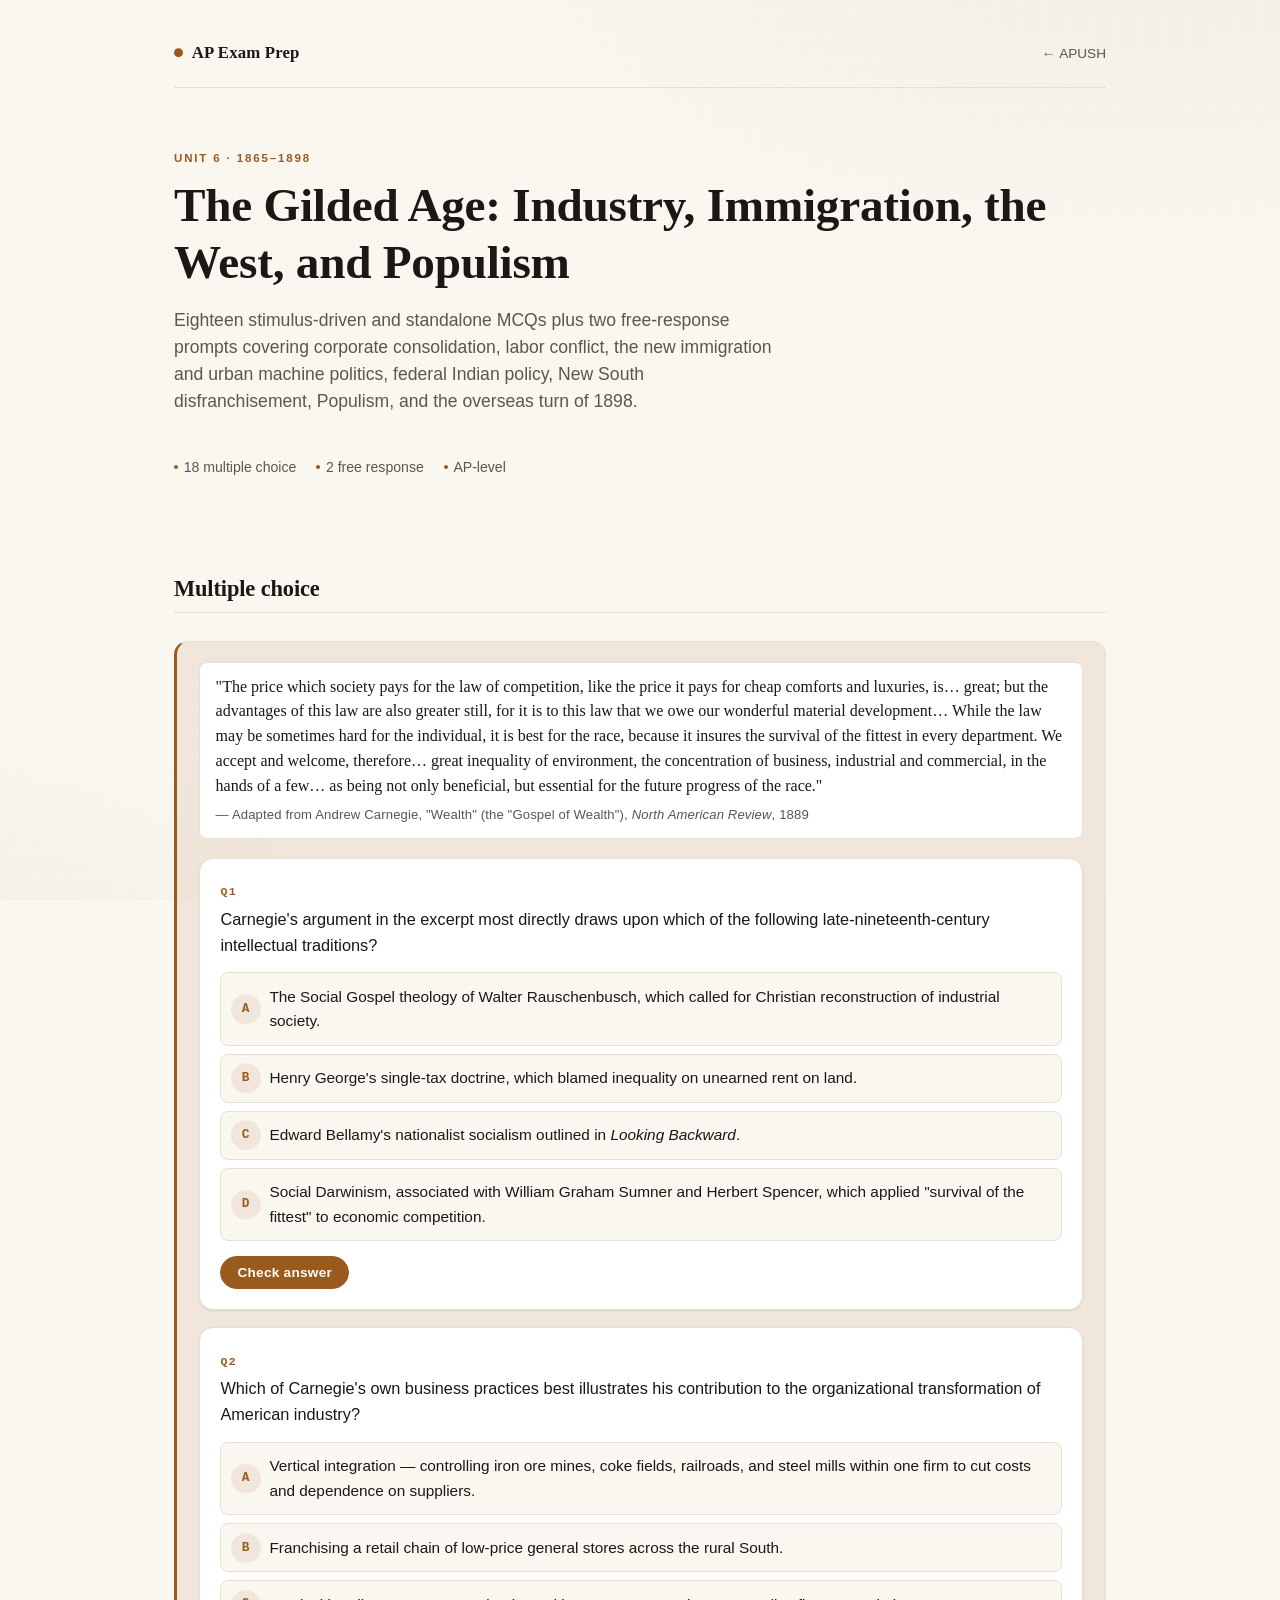
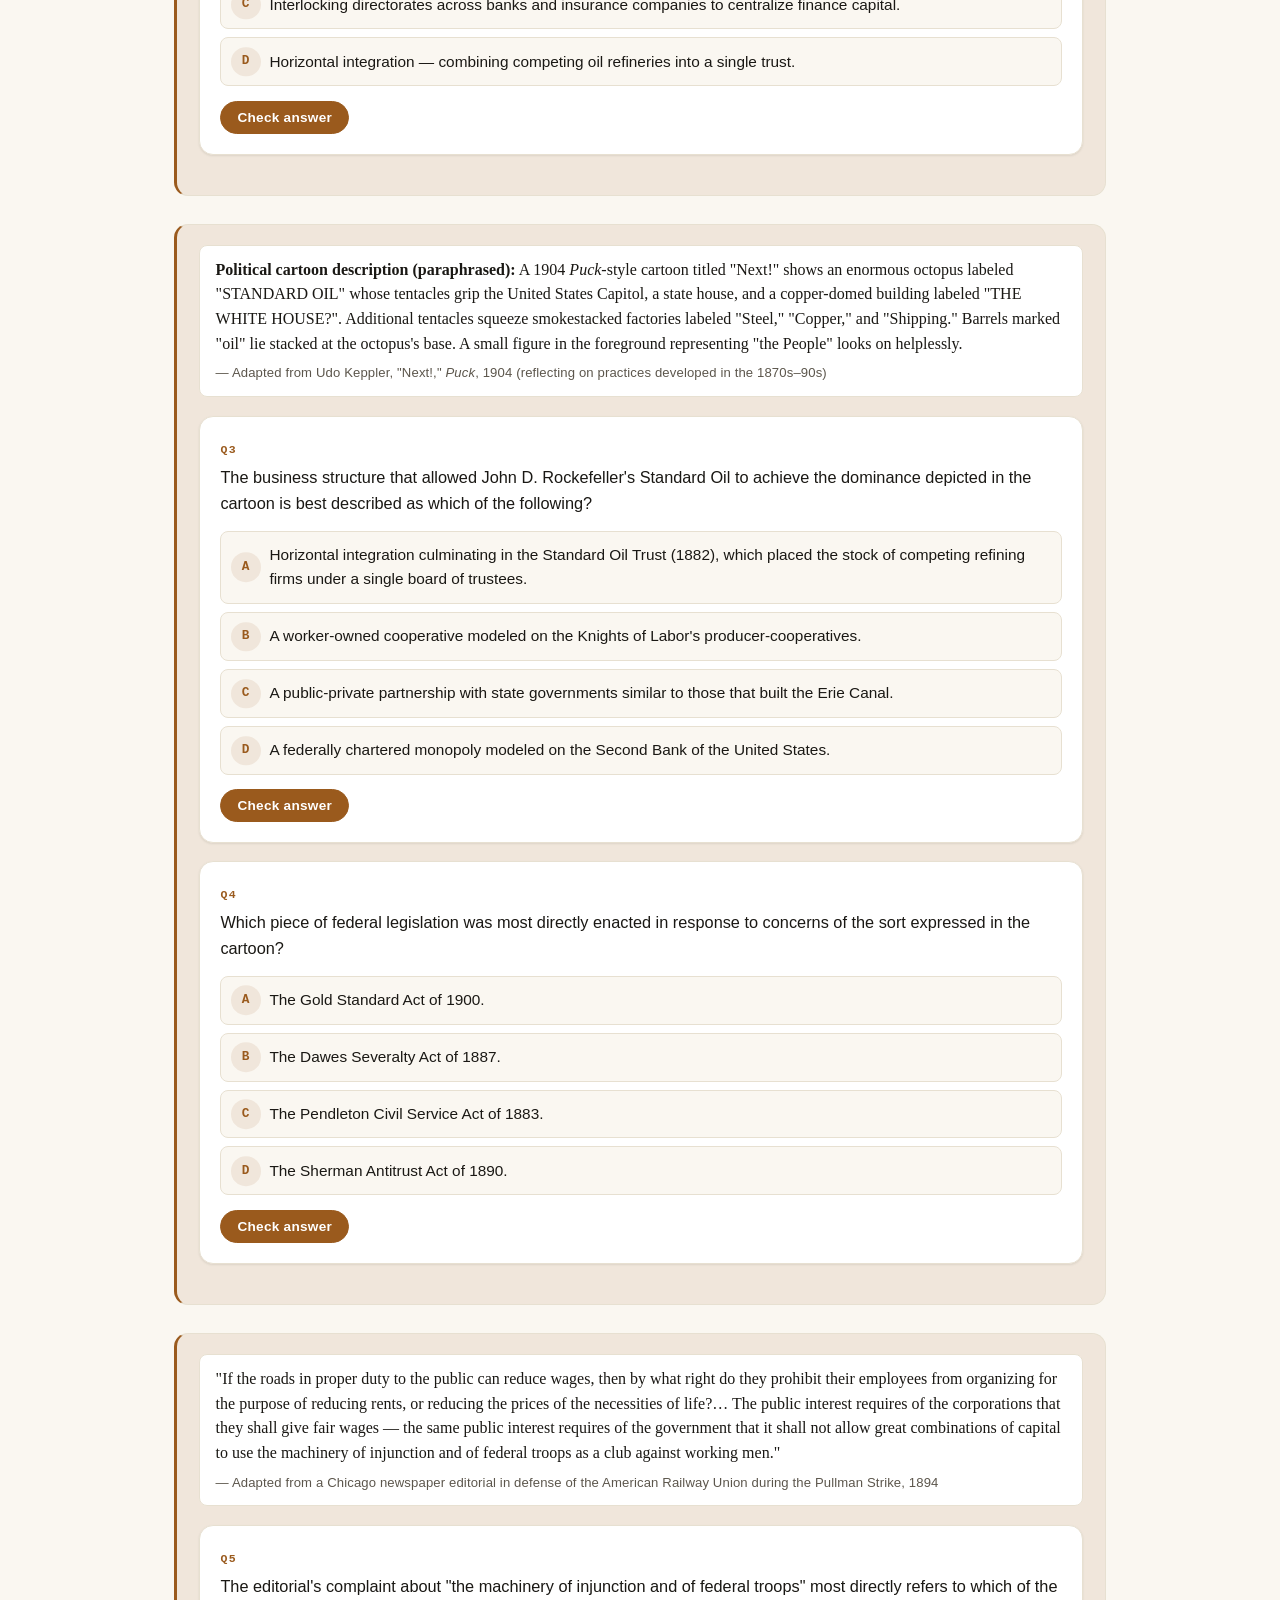
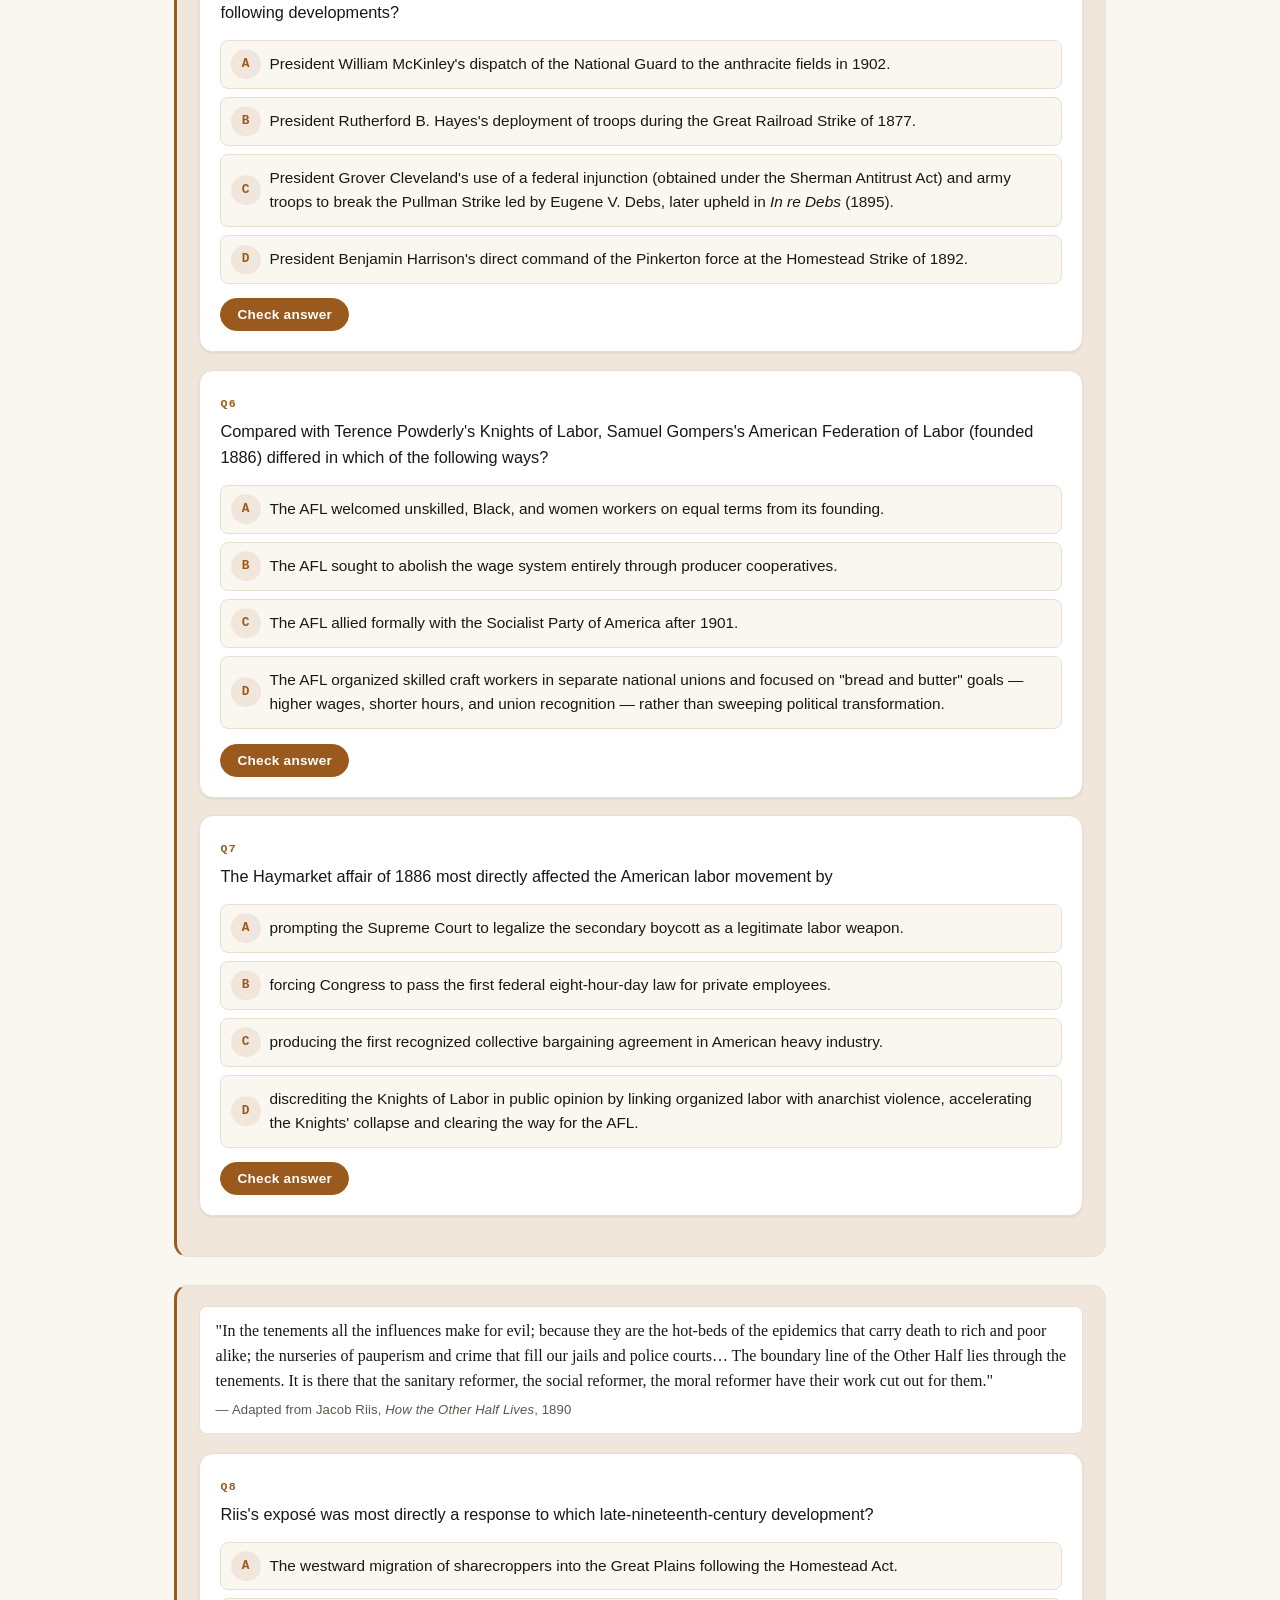
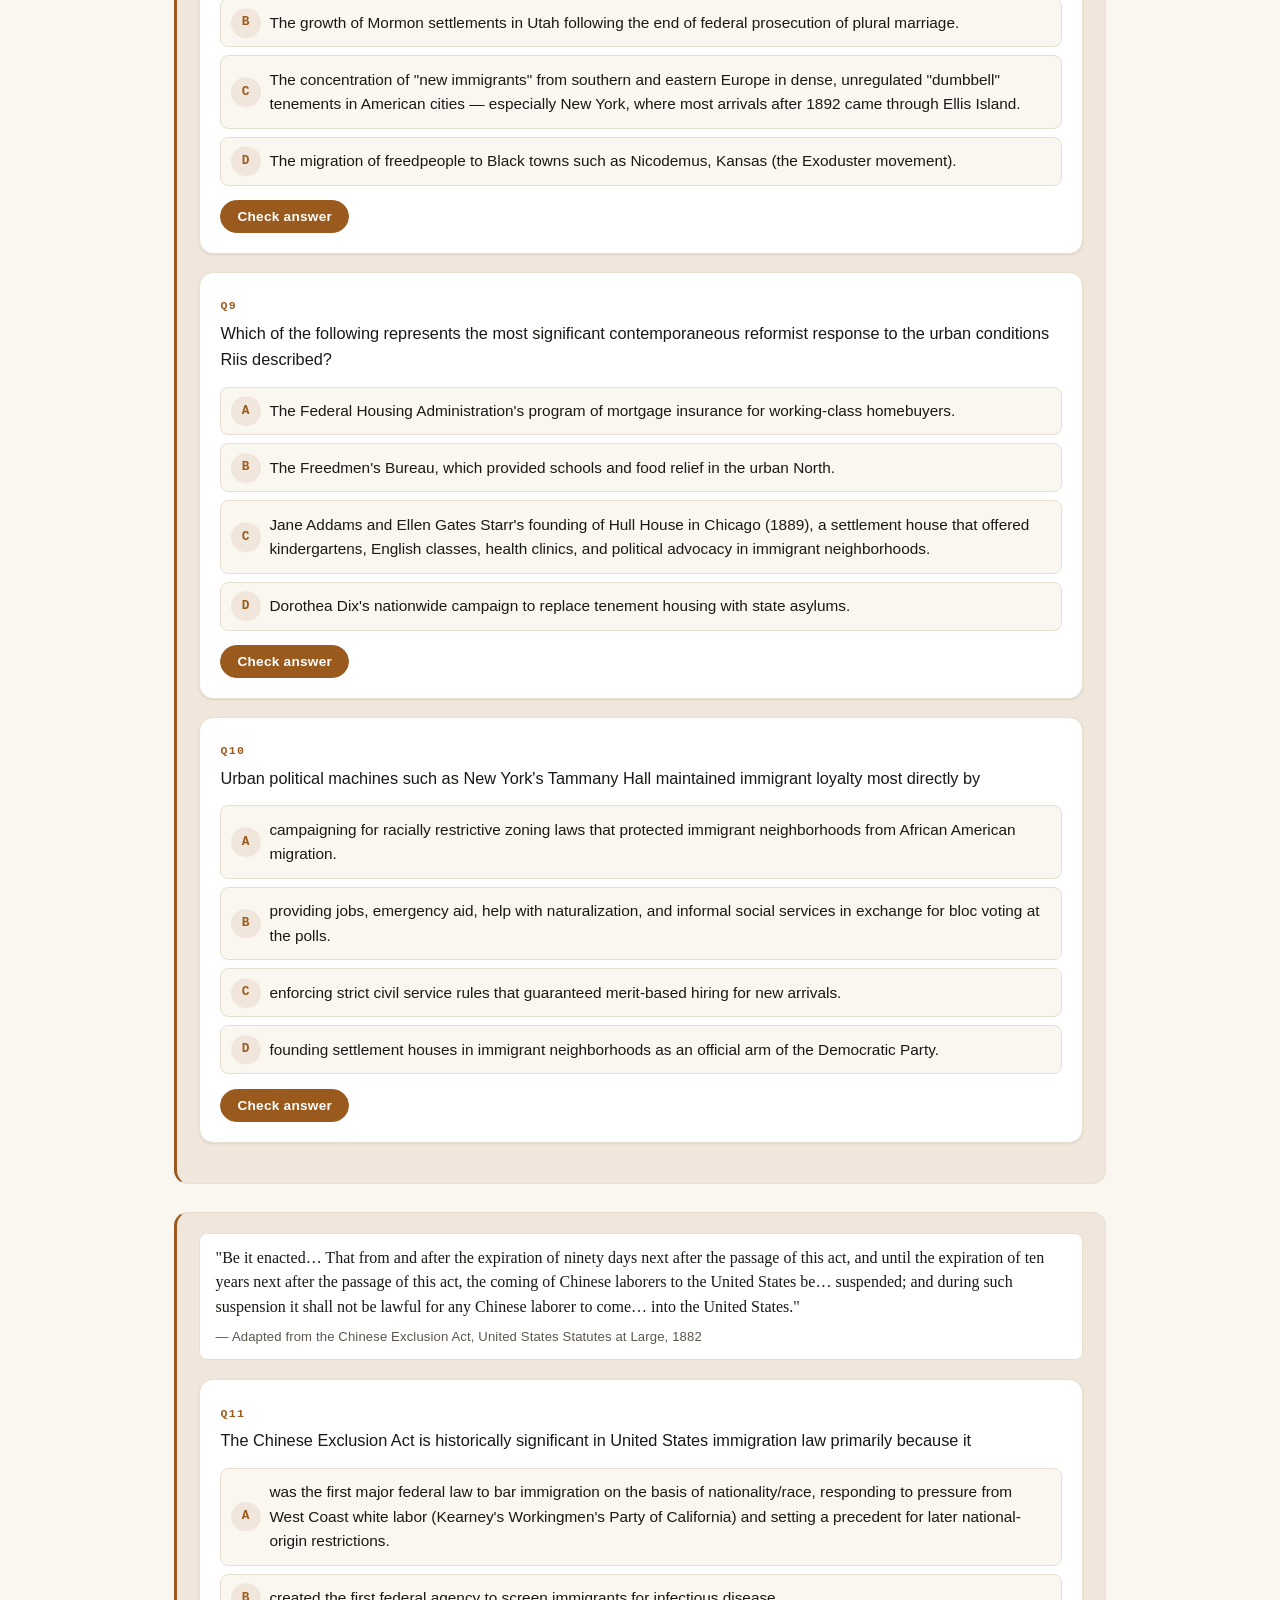
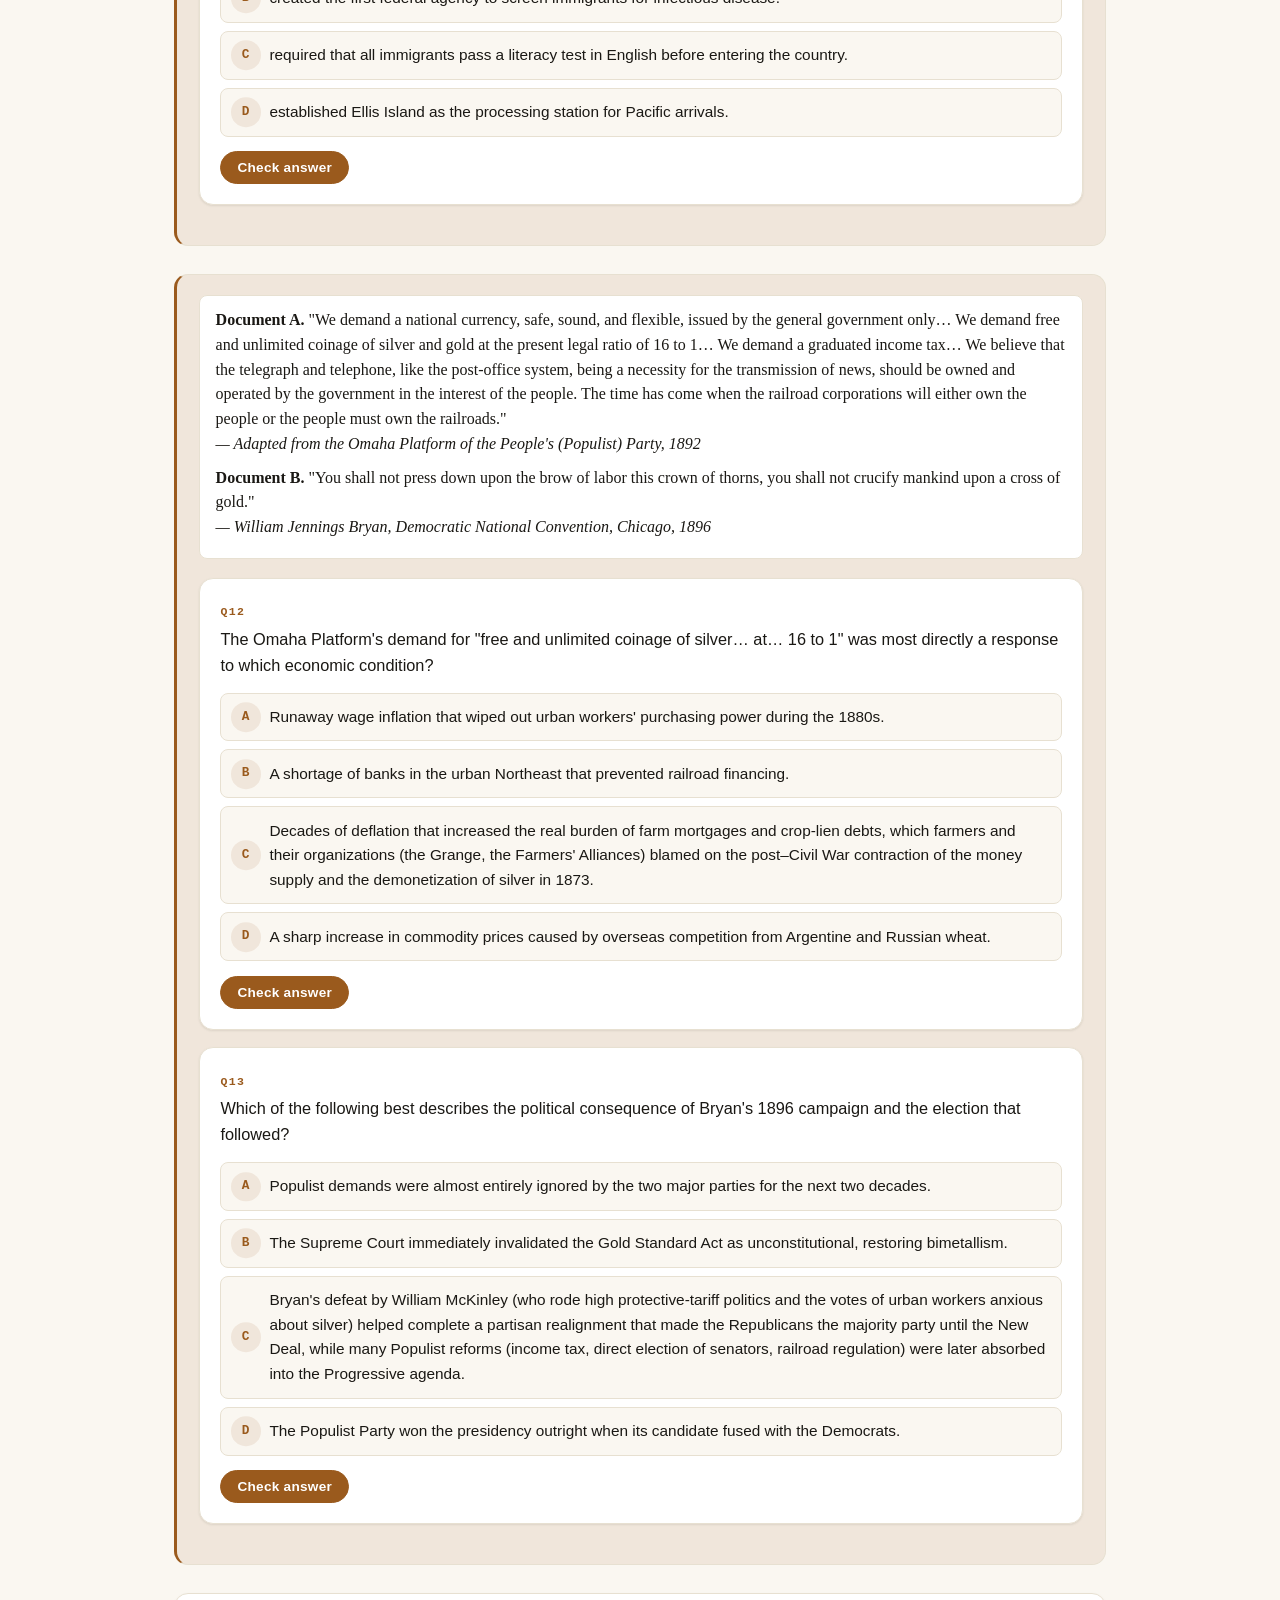
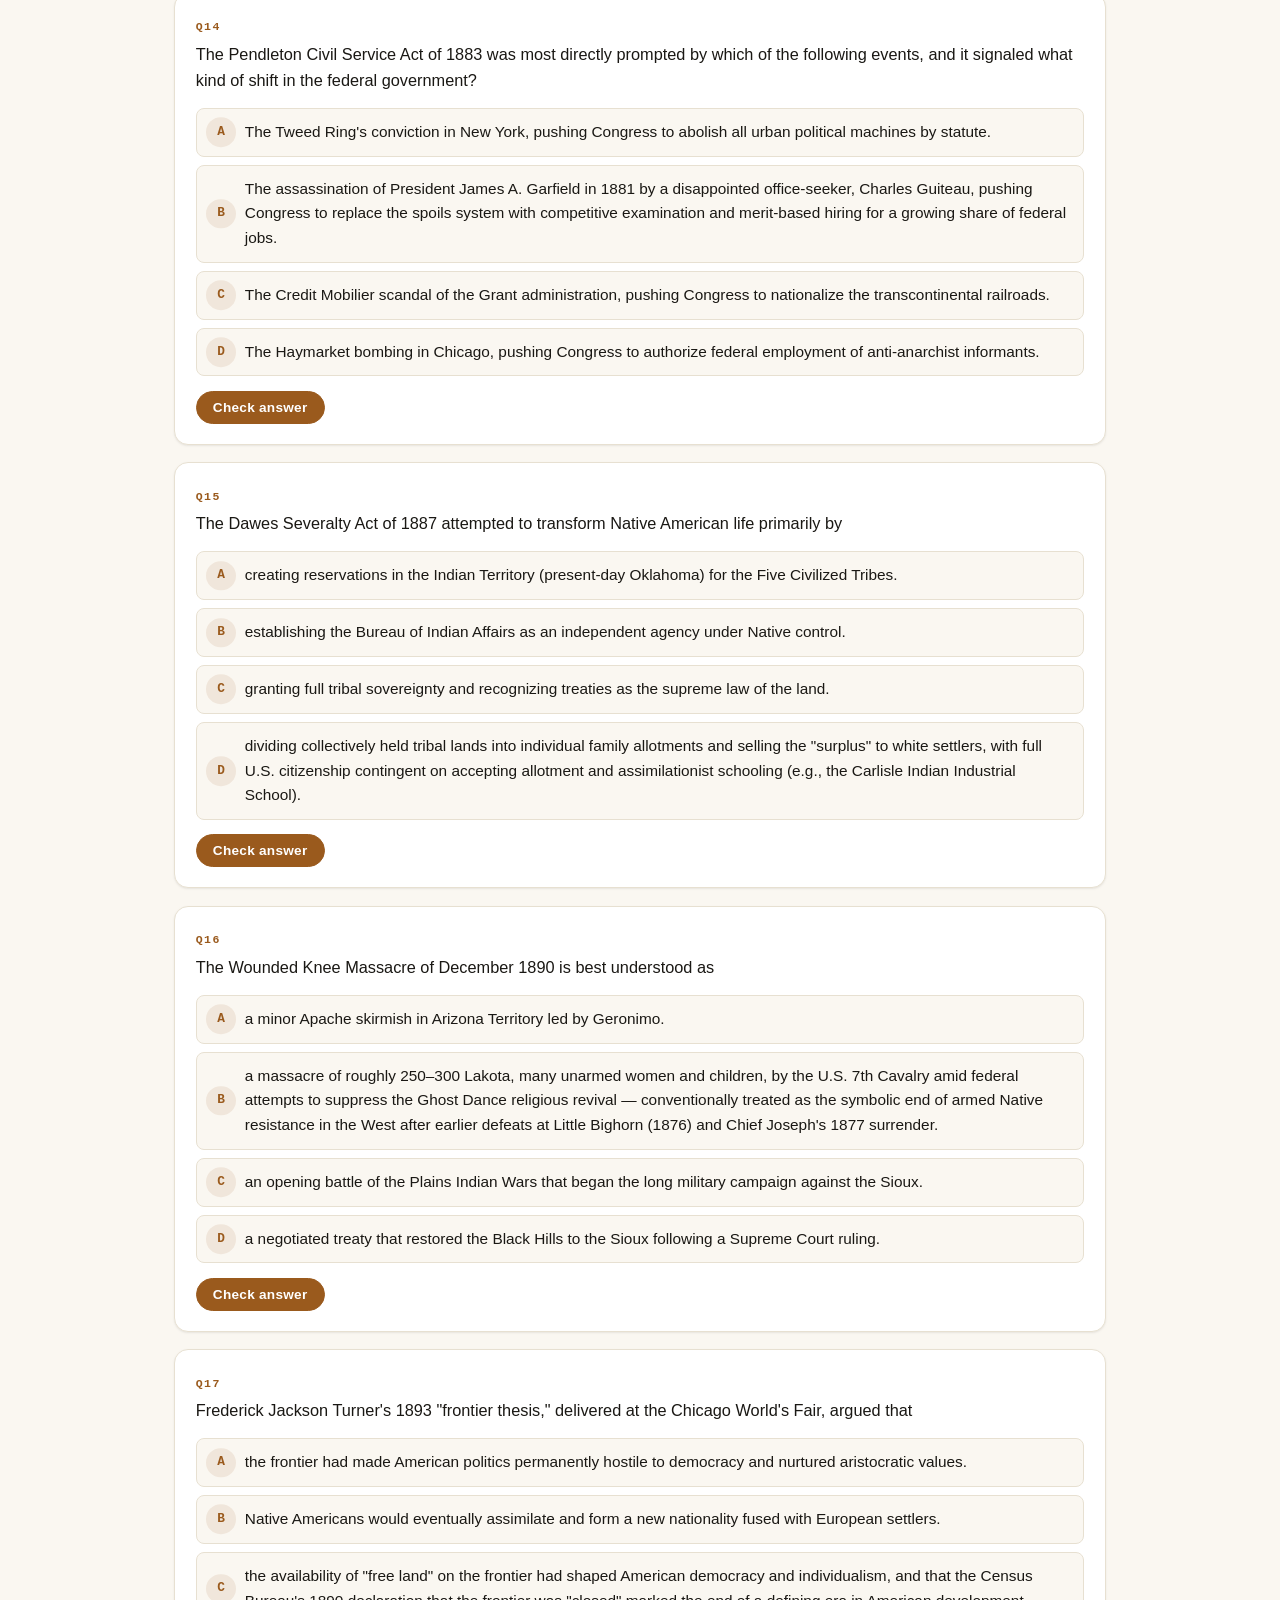
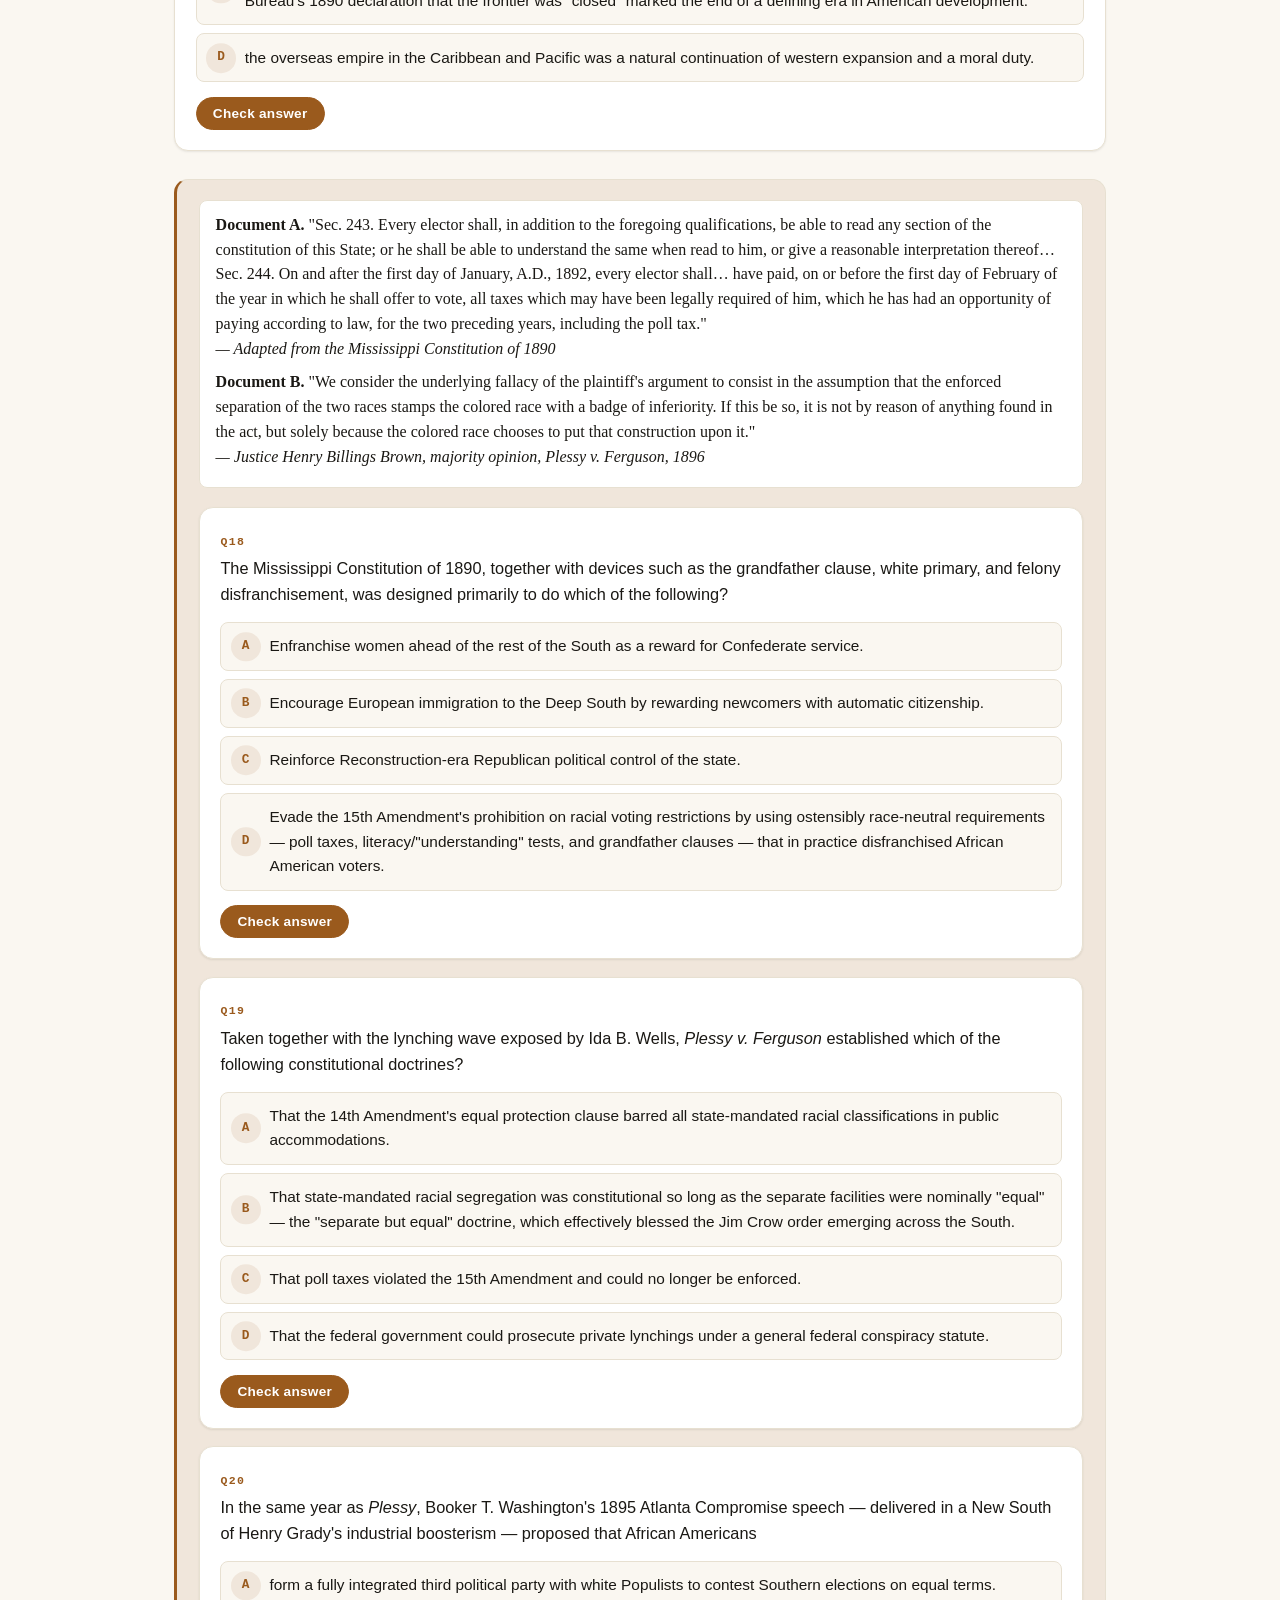
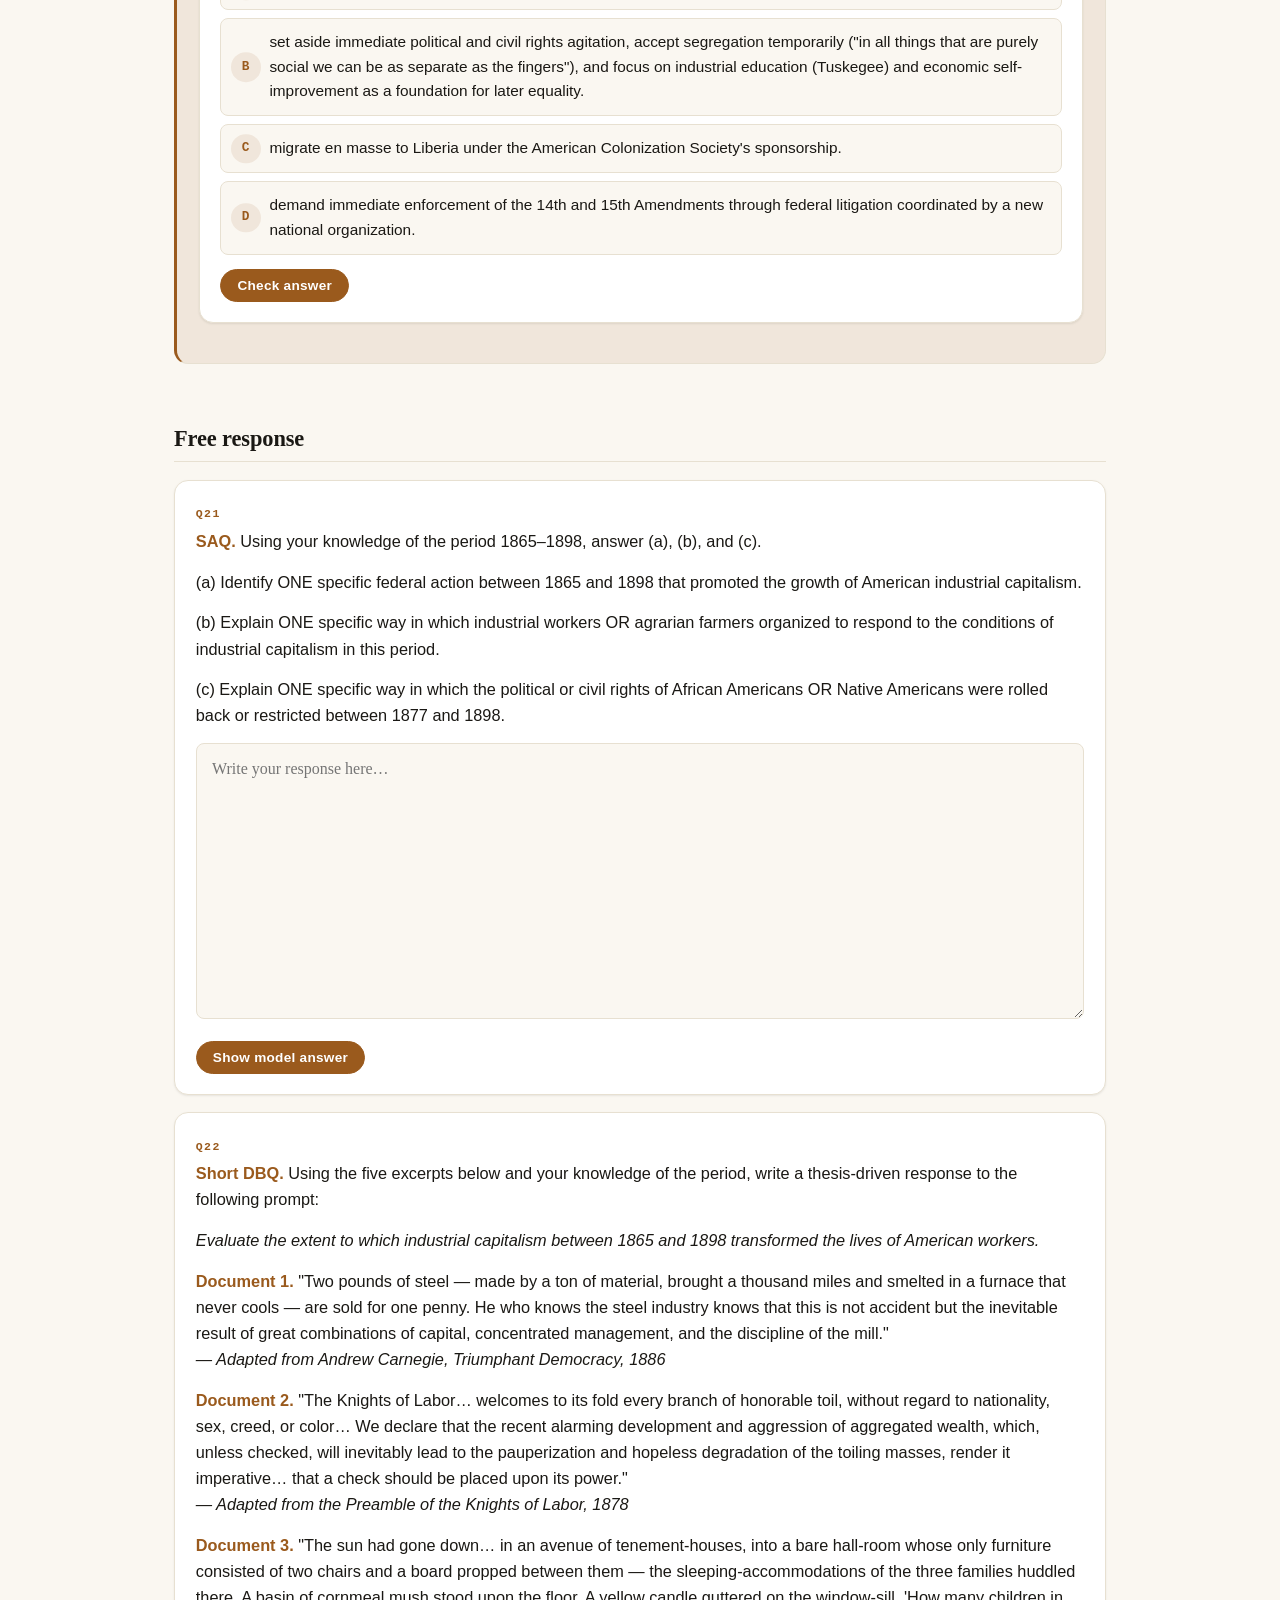
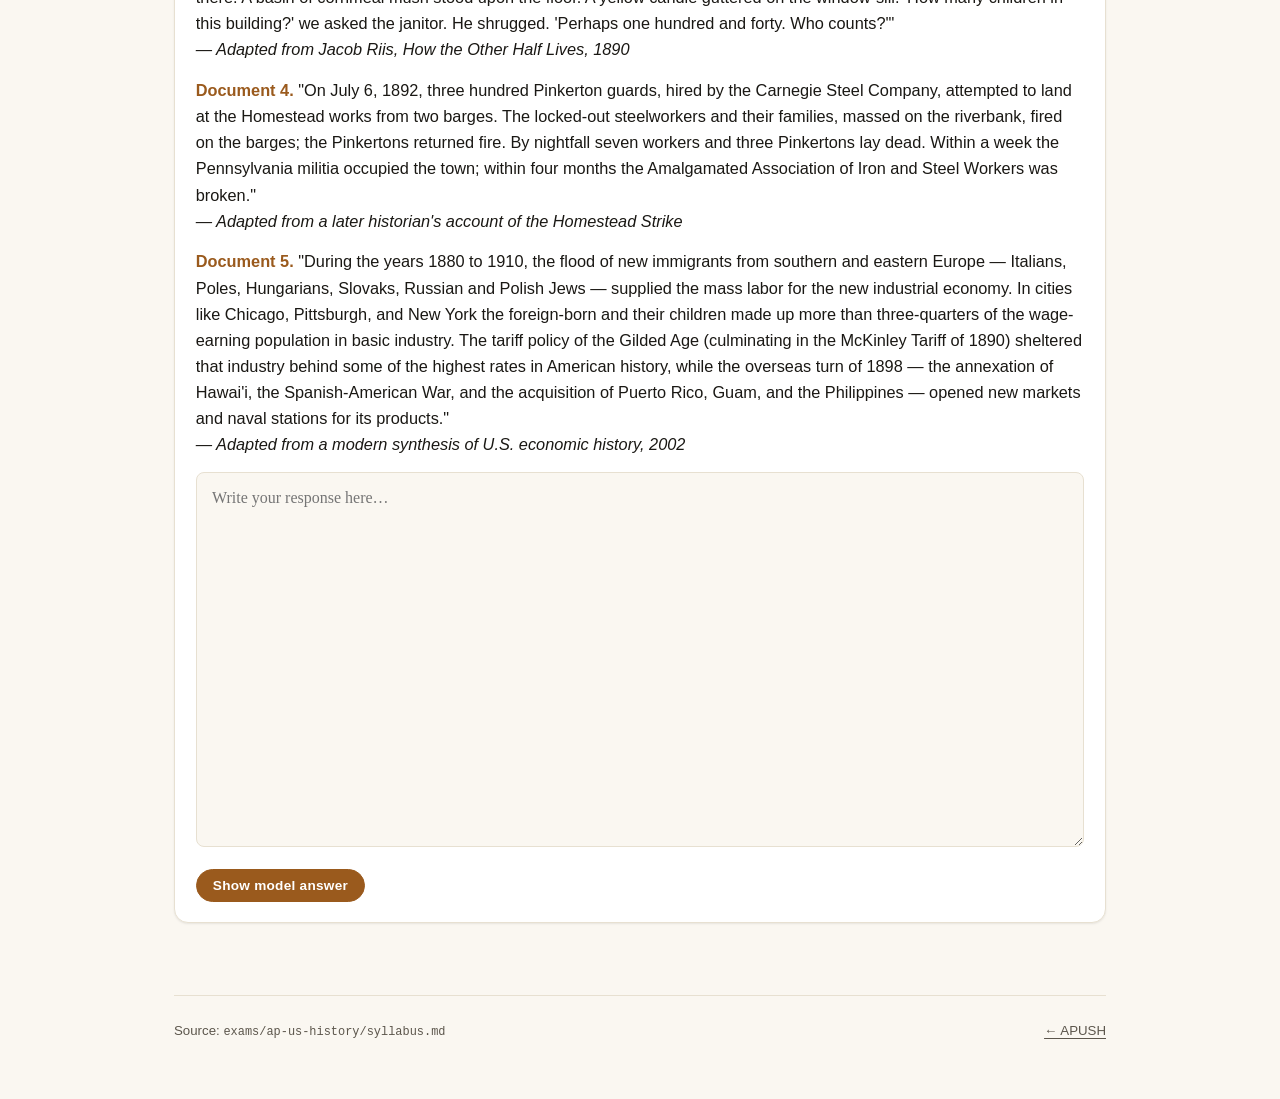
<file: exams/ap-us-history/quizzes/unit-6-gilded-age-2026-04-22.html>
<!doctype html>
<html lang="en" class="theme-history">
  <head>
    <meta charset="utf-8" />
    <meta name="viewport" content="width=device-width, initial-scale=1" />
    <title>Unit 6 · Gilded Age, 1865–1898 · APUSH</title>
    <link rel="stylesheet" href="../../assets/styles.css" />
    <link rel="stylesheet" href="../../assets/quiz.css" />
  </head>
  <body>
    <div class="site">
      <nav class="topnav">
        <a class="brand" href="../../">AP Exam Prep</a>
        <a class="back" href="../">APUSH</a>
      </nav>

      <header class="hero">
        <span class="eyebrow">Unit 6 · 1865–1898</span>
        <h1>The Gilded Age: Industry, Immigration, the West, and Populism</h1>
        <p class="lede">Eighteen stimulus-driven and standalone MCQs plus two free-response prompts covering corporate consolidation, labor conflict, the new immigration and urban machine politics, federal Indian policy, New South disfranchisement, Populism, and the overseas turn of 1898.</p>
        <div class="hero-meta">
          <span>18 multiple choice</span>
          <span>2 free response</span>
          <span>AP-level</span>
        </div>
      </header>

      <section class="quiz" aria-label="Multiple choice">
        <h2>Multiple choice</h2>

        <!-- Stimulus group 1: Carnegie's Gospel of Wealth — Social Darwinism + vertical integration -->
        <article class="stimulus-group">
          <blockquote class="stimulus">
            <p>"The price which society pays for the law of competition, like the price it pays for cheap comforts and luxuries, is… great; but the advantages of this law are also greater still, for it is to this law that we owe our wonderful material development… While the law may be sometimes hard for the individual, it is best for the race, because it insures the survival of the fittest in every department. We accept and welcome, therefore… great inequality of environment, the concentration of business, industrial and commercial, in the hands of a few… as being not only beneficial, but essential for the future progress of the race."</p>
            <cite>— Adapted from Andrew Carnegie, "Wealth" (the "Gospel of Wealth"), <em>North American Review</em>, 1889</cite>
          </blockquote>

          <article class="question mcq" data-qnum="1">
            <p class="prompt">Carnegie's argument in the excerpt most directly draws upon which of the following late-nineteenth-century intellectual traditions?</p>
            <ol class="options">
              <li data-correct="false">The Social Gospel theology of Walter Rauschenbusch, which called for Christian reconstruction of industrial society.</li>
              <li data-correct="true">Social Darwinism, associated with William Graham Sumner and Herbert Spencer, which applied "survival of the fittest" to economic competition.</li>
              <li data-correct="false">Henry George's single-tax doctrine, which blamed inequality on unearned rent on land.</li>
              <li data-correct="false">Edward Bellamy's nationalist socialism outlined in <em>Looking Backward</em>.</li>
            </ol>
            <button type="button" class="check">Check answer</button>
            <div class="explanation" hidden>
              <p><strong>Correct:</strong> Social Darwinism (Sumner/Spencer).</p>
              <p>Carnegie borrows Herbert Spencer's phrase "survival of the fittest" and treats economic concentration as both natural and beneficial — textbook Social Darwinism as popularized by William Graham Sumner. The Social Gospel, by contrast, was the opposite intellectual current: Rauschenbusch and Washington Gladden indicted industrial inequality as sinful. Henry George's <em>Progress and Poverty</em> (1879) and Bellamy's <em>Looking Backward</em> (1888) were both critiques of Gilded Age capitalism, not celebrations of it. Carnegie's own "Gospel of Wealth" softened this view with a duty of elite philanthropy (Carnegie Libraries), but the underlying logic of competition in the excerpt is Spencerian.</p>
            </div>
          </article>

          <article class="question mcq" data-qnum="2">
            <p class="prompt">Which of Carnegie's own business practices best illustrates his contribution to the organizational transformation of American industry?</p>
            <ol class="options">
              <li data-correct="false">Horizontal integration — combining competing oil refineries into a single trust.</li>
              <li data-correct="true">Vertical integration — controlling iron ore mines, coke fields, railroads, and steel mills within one firm to cut costs and dependence on suppliers.</li>
              <li data-correct="false">Interlocking directorates across banks and insurance companies to centralize finance capital.</li>
              <li data-correct="false">Franchising a retail chain of low-price general stores across the rural South.</li>
            </ol>
            <button type="button" class="check">Check answer</button>
            <div class="explanation" hidden>
              <p><strong>Correct:</strong> Vertical integration.</p>
              <p>Carnegie Steel controlled every stage of production from Mesabi iron ore and Connellsville coke through rail transport to finished steel — the paradigmatic example of vertical integration, alongside Bessemer-process innovations. Horizontal integration via trust is Rockefeller and Standard Oil. Interlocking directorates and finance capital describe J.P. Morgan's domain (Morgan in fact bought out Carnegie in 1901 to form U.S. Steel). Rural general-store franchising is an anachronistic distractor that does not describe any major Gilded Age firm.</p>
            </div>
          </article>
        </article>

        <!-- Stimulus group 2: Standard Oil cartoon — horizontal trust + Sherman Antitrust -->
        <article class="stimulus-group">
          <blockquote class="stimulus">
            <p><strong>Political cartoon description (paraphrased):</strong> A 1904 <em>Puck</em>-style cartoon titled "Next!" shows an enormous octopus labeled "STANDARD OIL" whose tentacles grip the United States Capitol, a state house, and a copper-domed building labeled "THE WHITE HOUSE?". Additional tentacles squeeze smokestacked factories labeled "Steel," "Copper," and "Shipping." Barrels marked "oil" lie stacked at the octopus's base. A small figure in the foreground representing "the People" looks on helplessly.</p>
            <cite>— Adapted from Udo Keppler, "Next!," <em>Puck</em>, 1904 (reflecting on practices developed in the 1870s–90s)</cite>
          </blockquote>

          <article class="question mcq" data-qnum="3">
            <p class="prompt">The business structure that allowed John D. Rockefeller's Standard Oil to achieve the dominance depicted in the cartoon is best described as which of the following?</p>
            <ol class="options">
              <li data-correct="true">Horizontal integration culminating in the Standard Oil Trust (1882), which placed the stock of competing refining firms under a single board of trustees.</li>
              <li data-correct="false">A federally chartered monopoly modeled on the Second Bank of the United States.</li>
              <li data-correct="false">A worker-owned cooperative modeled on the Knights of Labor's producer-cooperatives.</li>
              <li data-correct="false">A public-private partnership with state governments similar to those that built the Erie Canal.</li>
            </ol>
            <button type="button" class="check">Check answer</button>
            <div class="explanation" hidden>
              <p><strong>Correct:</strong> Horizontal integration via the Standard Oil Trust.</p>
              <p>Rockefeller combined or drove out competing refiners — by 1879 Standard controlled about 90% of U.S. refining — and in 1882 organized the Standard Oil Trust, a legal device holding stock of once-independent firms under a single board of trustees. There was no federal charter; on the contrary, Standard used railroad rebates and drawbacks rather than governmental privilege. It was the opposite of a worker-owned cooperative, and it was private, not a canal-style public improvement.</p>
            </div>
          </article>

          <article class="question mcq" data-qnum="4">
            <p class="prompt">Which piece of federal legislation was most directly enacted in response to concerns of the sort expressed in the cartoon?</p>
            <ol class="options">
              <li data-correct="false">The Pendleton Civil Service Act of 1883.</li>
              <li data-correct="false">The Dawes Severalty Act of 1887.</li>
              <li data-correct="true">The Sherman Antitrust Act of 1890.</li>
              <li data-correct="false">The Gold Standard Act of 1900.</li>
            </ol>
            <button type="button" class="check">Check answer</button>
            <div class="explanation" hidden>
              <p><strong>Correct:</strong> The Sherman Antitrust Act (1890).</p>
              <p>The Sherman Act declared "every contract, combination in the form of trust or otherwise, or conspiracy, in restraint of trade" illegal, targeting the kind of concentration the cartoon depicts. The Pendleton Act reformed federal hiring. The Dawes Act concerned allotment of Indian reservations. The Gold Standard Act settled the currency question after the 1896 election. Initially, however, the Sherman Act was used far more often against labor unions (e.g., <em>In re Debs</em>, 1895) and narrowed in <em>U.S. v. E.C. Knight</em> (1895) than used effectively against trusts.</p>
            </div>
          </article>
        </article>

        <!-- Stimulus group 3: Pullman editorial — injunction/Debs + AFL/Knights + Haymarket -->
        <article class="stimulus-group">
          <blockquote class="stimulus">
            <p>"If the roads in proper duty to the public can reduce wages, then by what right do they prohibit their employees from organizing for the purpose of reducing rents, or reducing the prices of the necessities of life?… The public interest requires of the corporations that they shall give fair wages — the same public interest requires of the government that it shall not allow great combinations of capital to use the machinery of injunction and of federal troops as a club against working men."</p>
            <cite>— Adapted from a Chicago newspaper editorial in defense of the American Railway Union during the Pullman Strike, 1894</cite>
          </blockquote>

          <article class="question mcq" data-qnum="5">
            <p class="prompt">The editorial's complaint about "the machinery of injunction and of federal troops" most directly refers to which of the following developments?</p>
            <ol class="options">
              <li data-correct="false">President Rutherford B. Hayes's deployment of troops during the Great Railroad Strike of 1877.</li>
              <li data-correct="true">President Grover Cleveland's use of a federal injunction (obtained under the Sherman Antitrust Act) and army troops to break the Pullman Strike led by Eugene V. Debs, later upheld in <em>In re Debs</em> (1895).</li>
              <li data-correct="false">President Benjamin Harrison's direct command of the Pinkerton force at the Homestead Strike of 1892.</li>
              <li data-correct="false">President William McKinley's dispatch of the National Guard to the anthracite fields in 1902.</li>
            </ol>
            <button type="button" class="check">Check answer</button>
            <div class="explanation" hidden>
              <p><strong>Correct:</strong> Cleveland's injunction and troops against the Pullman Strike, upheld in <em>In re Debs</em>.</p>
              <p>During the 1894 Pullman boycott, Attorney General Richard Olney obtained a federal injunction (citing interference with the mails and interstate commerce) and President Cleveland sent federal troops over the objections of Illinois Governor John Altgeld. The Supreme Court upheld the injunction in <em>In re Debs</em> (1895), setting the template for anti-labor use of antitrust law. The 1877 strike did involve federal troops under Hayes but without the injunction framework the editorial is protesting. Homestead (1892) was fought by Pinkertons hired by Carnegie/Frick and by Pennsylvania militia, not federal forces under Harrison. The 1902 anthracite strike post-dates this editorial and ended in arbitration, not strike-breaking.</p>
            </div>
          </article>

          <article class="question mcq" data-qnum="6">
            <p class="prompt">Compared with Terence Powderly's Knights of Labor, Samuel Gompers's American Federation of Labor (founded 1886) differed in which of the following ways?</p>
            <ol class="options">
              <li data-correct="false">The AFL sought to abolish the wage system entirely through producer cooperatives.</li>
              <li data-correct="true">The AFL organized skilled craft workers in separate national unions and focused on "bread and butter" goals — higher wages, shorter hours, and union recognition — rather than sweeping political transformation.</li>
              <li data-correct="false">The AFL welcomed unskilled, Black, and women workers on equal terms from its founding.</li>
              <li data-correct="false">The AFL allied formally with the Socialist Party of America after 1901.</li>
            </ol>
            <button type="button" class="check">Check answer</button>
            <div class="explanation" hidden>
              <p><strong>Correct:</strong> Skilled craft unionism focused on bread-and-butter goals.</p>
              <p>Gompers's AFL was a federation of autonomous craft unions of skilled workers pursuing contracts, wages, and hours — the model that survived after Haymarket (1886) destroyed the Knights. Abolishing the wage system was closer to the Knights' cooperative ideal. The AFL did not organize unskilled workers, African Americans, or women on equal footing — its exclusions are well documented. It never affiliated with the Socialist Party; Gompers was hostile to socialism.</p>
            </div>
          </article>

          <article class="question mcq" data-qnum="7">
            <p class="prompt">The Haymarket affair of 1886 most directly affected the American labor movement by</p>
            <ol class="options">
              <li data-correct="false">forcing Congress to pass the first federal eight-hour-day law for private employees.</li>
              <li data-correct="true">discrediting the Knights of Labor in public opinion by linking organized labor with anarchist violence, accelerating the Knights' collapse and clearing the way for the AFL.</li>
              <li data-correct="false">prompting the Supreme Court to legalize the secondary boycott as a legitimate labor weapon.</li>
              <li data-correct="false">producing the first recognized collective bargaining agreement in American heavy industry.</li>
            </ol>
            <button type="button" class="check">Check answer</button>
            <div class="explanation" hidden>
              <p><strong>Correct:</strong> It discredited the Knights and linked labor with anarchism.</p>
              <p>A bomb thrown at police during a Chicago rally on May 4, 1886, killed several officers and led to the conviction (and hanging) of anarchist organizers. Although the Knights had no role in planting the bomb, public opinion conflated them with the anarchists, and Knights membership collapsed afterward — the AFL's craft unionism took over. Congress passed no general eight-hour-day law in this period. The Court narrowed, not expanded, labor's use of boycotts. No major industry recognized collective bargaining until the 1930s.</p>
            </div>
          </article>
        </article>

        <!-- Stimulus group 4: Riis tenements — new immigration + Hull House + Tammany -->
        <article class="stimulus-group">
          <blockquote class="stimulus">
            <p>"In the tenements all the influences make for evil; because they are the hot-beds of the epidemics that carry death to rich and poor alike; the nurseries of pauperism and crime that fill our jails and police courts… The boundary line of the Other Half lies through the tenements. It is there that the sanitary reformer, the social reformer, the moral reformer have their work cut out for them."</p>
            <cite>— Adapted from Jacob Riis, <em>How the Other Half Lives</em>, 1890</cite>
          </blockquote>

          <article class="question mcq" data-qnum="8">
            <p class="prompt">Riis's exposé was most directly a response to which late-nineteenth-century development?</p>
            <ol class="options">
              <li data-correct="false">The westward migration of sharecroppers into the Great Plains following the Homestead Act.</li>
              <li data-correct="true">The concentration of "new immigrants" from southern and eastern Europe in dense, unregulated "dumbbell" tenements in American cities — especially New York, where most arrivals after 1892 came through Ellis Island.</li>
              <li data-correct="false">The growth of Mormon settlements in Utah following the end of federal prosecution of plural marriage.</li>
              <li data-correct="false">The migration of freedpeople to Black towns such as Nicodemus, Kansas (the Exoduster movement).</li>
            </ol>
            <button type="button" class="check">Check answer</button>
            <div class="explanation" hidden>
              <p><strong>Correct:</strong> New immigrants crowded into urban tenements.</p>
              <p>Riis's photographs and prose documented the Lower East Side and similar districts where Italian, Russian-Jewish, Polish, and other "new immigrants" lived in "dumbbell" tenements with minimal light and ventilation. The Homestead movement concerned rural settlement, not urban tenements. The Mormon and Exoduster options describe genuine Gilded Age migrations but neither is the subject of <em>How the Other Half Lives</em>.</p>
            </div>
          </article>

          <article class="question mcq" data-qnum="9">
            <p class="prompt">Which of the following represents the most significant contemporaneous reformist response to the urban conditions Riis described?</p>
            <ol class="options">
              <li data-correct="true">Jane Addams and Ellen Gates Starr's founding of Hull House in Chicago (1889), a settlement house that offered kindergartens, English classes, health clinics, and political advocacy in immigrant neighborhoods.</li>
              <li data-correct="false">The Freedmen's Bureau, which provided schools and food relief in the urban North.</li>
              <li data-correct="false">Dorothea Dix's nationwide campaign to replace tenement housing with state asylums.</li>
              <li data-correct="false">The Federal Housing Administration's program of mortgage insurance for working-class homebuyers.</li>
            </ol>
            <button type="button" class="check">Check answer</button>
            <div class="explanation" hidden>
              <p><strong>Correct:</strong> Hull House and the settlement-house movement.</p>
              <p>Settlement houses brought middle-class reformers (often college-educated women like Addams, Florence Kelley, and Lillian Wald) to live among immigrants and provide services and political advocacy — a signature Gilded Age response to urban poverty. The Freedmen's Bureau was a Reconstruction-era southern agency, shut down in 1872. Dix's asylum reform dates to the 1840s and concerned mental illness, not tenements. The FHA is a 1934 New Deal agency, far too late.</p>
            </div>
          </article>

          <article class="question mcq" data-qnum="10">
            <p class="prompt">Urban political machines such as New York's Tammany Hall maintained immigrant loyalty most directly by</p>
            <ol class="options">
              <li data-correct="false">enforcing strict civil service rules that guaranteed merit-based hiring for new arrivals.</li>
              <li data-correct="true">providing jobs, emergency aid, help with naturalization, and informal social services in exchange for bloc voting at the polls.</li>
              <li data-correct="false">campaigning for racially restrictive zoning laws that protected immigrant neighborhoods from African American migration.</li>
              <li data-correct="false">founding settlement houses in immigrant neighborhoods as an official arm of the Democratic Party.</li>
            </ol>
            <button type="button" class="check">Check answer</button>
            <div class="explanation" hidden>
              <p><strong>Correct:</strong> Jobs, aid, naturalization help, and informal services in exchange for votes.</p>
              <p>Machines like Tammany (infamously under William "Boss" Tweed, later George Washington Plunkitt) traded patronage, coal deliveries, funeral costs, and help naturalizing newcomers for reliable immigrant votes. Civil service merit hiring was the opposite of the machine system — it was imposed over the machines by the 1883 Pendleton Act after Garfield's assassination. Racial zoning and settlement houses are misattributions; Hull House was independent of machine politics and often challenged it.</p>
            </div>
          </article>
        </article>

        <!-- Stimulus group 5: Chinese Exclusion Act (single Q) -->
        <article class="stimulus-group">
          <blockquote class="stimulus">
            <p>"Be it enacted… That from and after the expiration of ninety days next after the passage of this act, and until the expiration of ten years next after the passage of this act, the coming of Chinese laborers to the United States be… suspended; and during such suspension it shall not be lawful for any Chinese laborer to come… into the United States."</p>
            <cite>— Adapted from the Chinese Exclusion Act, United States Statutes at Large, 1882</cite>
          </blockquote>

          <article class="question mcq" data-qnum="11">
            <p class="prompt">The Chinese Exclusion Act is historically significant in United States immigration law primarily because it</p>
            <ol class="options">
              <li data-correct="false">created the first federal agency to screen immigrants for infectious disease.</li>
              <li data-correct="true">was the first major federal law to bar immigration on the basis of nationality/race, responding to pressure from West Coast white labor (Kearney's Workingmen's Party of California) and setting a precedent for later national-origin restrictions.</li>
              <li data-correct="false">required that all immigrants pass a literacy test in English before entering the country.</li>
              <li data-correct="false">established Ellis Island as the processing station for Pacific arrivals.</li>
            </ol>
            <button type="button" class="check">Check answer</button>
            <div class="explanation" hidden>
              <p><strong>Correct:</strong> First major federal law barring immigration on the basis of nationality/race.</p>
              <p>The 1882 act singled out Chinese laborers for exclusion and was extended repeatedly (made permanent in 1902), establishing the legal and ideological precedent for the Immigration Act of 1891, the literacy-test push, and eventually the 1924 National Origins Act. It was driven by West Coast workingmen blaming Chinese laborers for wage competition. A literacy test was proposed in the 1890s but not enacted until 1917; disease screening came later; Ellis Island (opened 1892) processed Atlantic arrivals, while Chinese and Japanese arrivals were processed at Angel Island beginning in 1910.</p>
            </div>
          </article>
        </article>

        <!-- Stimulus group 6: Populism (Omaha Platform + Cross of Gold) -->
        <article class="stimulus-group">
          <blockquote class="stimulus">
            <p><strong>Document A.</strong> "We demand a national currency, safe, sound, and flexible, issued by the general government only… We demand free and unlimited coinage of silver and gold at the present legal ratio of 16 to 1… We demand a graduated income tax… We believe that the telegraph and telephone, like the post-office system, being a necessity for the transmission of news, should be owned and operated by the government in the interest of the people. The time has come when the railroad corporations will either own the people or the people must own the railroads."<br /><em>— Adapted from the Omaha Platform of the People's (Populist) Party, 1892</em></p>
            <p><strong>Document B.</strong> "You shall not press down upon the brow of labor this crown of thorns, you shall not crucify mankind upon a cross of gold."<br /><em>— William Jennings Bryan, Democratic National Convention, Chicago, 1896</em></p>
          </blockquote>

          <article class="question mcq" data-qnum="12">
            <p class="prompt">The Omaha Platform's demand for "free and unlimited coinage of silver… at… 16 to 1" was most directly a response to which economic condition?</p>
            <ol class="options">
              <li data-correct="false">Runaway wage inflation that wiped out urban workers' purchasing power during the 1880s.</li>
              <li data-correct="true">Decades of deflation that increased the real burden of farm mortgages and crop-lien debts, which farmers and their organizations (the Grange, the Farmers' Alliances) blamed on the post–Civil War contraction of the money supply and the demonetization of silver in 1873.</li>
              <li data-correct="false">A shortage of banks in the urban Northeast that prevented railroad financing.</li>
              <li data-correct="false">A sharp increase in commodity prices caused by overseas competition from Argentine and Russian wheat.</li>
            </ol>
            <button type="button" class="check">Check answer</button>
            <div class="explanation" hidden>
              <p><strong>Correct:</strong> Long deflation that increased the real burden of farmers' debts.</p>
              <p>Between 1865 and 1896 wholesale prices fell by roughly half. Farmers who had borrowed in the 1870s had to repay in steadily more valuable dollars. Coining silver freely at 16:1 would have expanded the money supply and raised commodity prices — relieving debtors. The Grange (1867) and the Northern/Southern Farmers' Alliances built the organizational base that became the People's Party. The wage-inflation option inverts reality. Banking concentration was a complaint but not what 16:1 addressed. Cheap foreign wheat was real but the 16:1 demand was about the currency, not trade.</p>
            </div>
          </article>

          <article class="question mcq" data-qnum="13">
            <p class="prompt">Which of the following best describes the political consequence of Bryan's 1896 campaign and the election that followed?</p>
            <ol class="options">
              <li data-correct="false">Populist demands were almost entirely ignored by the two major parties for the next two decades.</li>
              <li data-correct="true">Bryan's defeat by William McKinley (who rode high protective-tariff politics and the votes of urban workers anxious about silver) helped complete a partisan realignment that made the Republicans the majority party until the New Deal, while many Populist reforms (income tax, direct election of senators, railroad regulation) were later absorbed into the Progressive agenda.</li>
              <li data-correct="false">The Populist Party won the presidency outright when its candidate fused with the Democrats.</li>
              <li data-correct="false">The Supreme Court immediately invalidated the Gold Standard Act as unconstitutional, restoring bimetallism.</li>
            </ol>
            <button type="button" class="check">Check answer</button>
            <div class="explanation" hidden>
              <p><strong>Correct:</strong> Republican realignment plus later absorption of Populist ideas by Progressives.</p>
              <p>McKinley's 1896 victory inaugurated a Republican majority era lasting (outside Wilson's two terms) until 1932. Yet key Populist demands reached the Constitution: the 16th (income tax) and 17th (direct election of senators) Amendments in 1913, plus Progressive railroad regulation (Hepburn Act, 1906). Populist ideas were not "ignored." Populists fused with Democrats to back Bryan but did not win the presidency. The Gold Standard Act (1900) was not invalidated.</p>
            </div>
          </article>
        </article>

        <!-- Standalone: Pendleton Civil Service / Garfield -->
        <article class="question mcq" data-qnum="14">
          <p class="prompt">The Pendleton Civil Service Act of 1883 was most directly prompted by which of the following events, and it signaled what kind of shift in the federal government?</p>
          <ol class="options">
            <li data-correct="false">The Credit Mobilier scandal of the Grant administration, pushing Congress to nationalize the transcontinental railroads.</li>
            <li data-correct="true">The assassination of President James A. Garfield in 1881 by a disappointed office-seeker, Charles Guiteau, pushing Congress to replace the spoils system with competitive examination and merit-based hiring for a growing share of federal jobs.</li>
            <li data-correct="false">The Tweed Ring's conviction in New York, pushing Congress to abolish all urban political machines by statute.</li>
            <li data-correct="false">The Haymarket bombing in Chicago, pushing Congress to authorize federal employment of anti-anarchist informants.</li>
          </ol>
          <button type="button" class="check">Check answer</button>
          <div class="explanation" hidden>
            <p><strong>Correct:</strong> Garfield's assassination by Guiteau produced the merit-exam civil service.</p>
            <p>Garfield's shooting by a spurned patronage-seeker crystallized public demand for merit-based federal hiring. The Pendleton Act created the Civil Service Commission and competitive examinations for a limited but growing set of federal positions, beginning the slow displacement of the spoils system. Credit Mobilier (1872) and the Tweed Ring (early 1870s) exposed Gilded Age corruption generally but did not produce federal civil service reform. Haymarket (1886) was after Pendleton and concerns labor, not patronage.</p>
          </div>
        </article>

        <!-- Standalone: Dawes Severalty Act -->
        <article class="question mcq" data-qnum="15">
          <p class="prompt">The Dawes Severalty Act of 1887 attempted to transform Native American life primarily by</p>
          <ol class="options">
            <li data-correct="false">creating reservations in the Indian Territory (present-day Oklahoma) for the Five Civilized Tribes.</li>
            <li data-correct="true">dividing collectively held tribal lands into individual family allotments and selling the "surplus" to white settlers, with full U.S. citizenship contingent on accepting allotment and assimilationist schooling (e.g., the Carlisle Indian Industrial School).</li>
            <li data-correct="false">granting full tribal sovereignty and recognizing treaties as the supreme law of the land.</li>
            <li data-correct="false">establishing the Bureau of Indian Affairs as an independent agency under Native control.</li>
          </ol>
          <button type="button" class="check">Check answer</button>
          <div class="explanation" hidden>
            <p><strong>Correct:</strong> Allotment of tribal land to individuals plus sale of "surplus" to whites.</p>
            <p>The Dawes Act broke up communal landholding, assigned 160-acre allotments to heads of household, and opened the "surplus" to non-Indian purchase — reducing tribal land from roughly 138 million acres in 1887 to 48 million by 1934. It was part of the same assimilationist package that included Carlisle (founded 1879, motto "Kill the Indian, and save the man"). Indian Territory reservations predate Dawes. Far from affirming sovereignty, Dawes dismantled it. The BIA was not reorganized under Native control in this period.</p>
          </div>
        </article>

        <!-- Standalone: Wounded Knee / Ghost Dance -->
        <article class="question mcq" data-qnum="16">
          <p class="prompt">The Wounded Knee Massacre of December 1890 is best understood as</p>
          <ol class="options">
            <li data-correct="false">an opening battle of the Plains Indian Wars that began the long military campaign against the Sioux.</li>
            <li data-correct="true">a massacre of roughly 250–300 Lakota, many unarmed women and children, by the U.S. 7th Cavalry amid federal attempts to suppress the Ghost Dance religious revival — conventionally treated as the symbolic end of armed Native resistance in the West after earlier defeats at Little Bighorn (1876) and Chief Joseph's 1877 surrender.</li>
            <li data-correct="false">a negotiated treaty that restored the Black Hills to the Sioux following a Supreme Court ruling.</li>
            <li data-correct="false">a minor Apache skirmish in Arizona Territory led by Geronimo.</li>
          </ol>
          <button type="button" class="check">Check answer</button>
          <div class="explanation" hidden>
            <p><strong>Correct:</strong> Massacre during suppression of the Ghost Dance; symbolic end of Plains resistance.</p>
            <p>Wounded Knee came at the end, not the beginning, of the Plains Wars; the Ghost Dance movement led by Wovoka had alarmed federal officials, who moved to disarm Lakota at Pine Ridge. The Black Hills were not returned. Geronimo's Apache campaigns ended with his 1886 surrender, well before Wounded Knee. Helen Hunt Jackson's <em>A Century of Dishonor</em> (1881) had already shaped elite opinion against federal Indian policy.</p>
          </div>
        </article>

        <!-- Standalone: Turner Frontier Thesis -->
        <article class="question mcq" data-qnum="17">
          <p class="prompt">Frederick Jackson Turner's 1893 "frontier thesis," delivered at the Chicago World's Fair, argued that</p>
          <ol class="options">
            <li data-correct="false">the frontier had made American politics permanently hostile to democracy and nurtured aristocratic values.</li>
            <li data-correct="true">the availability of "free land" on the frontier had shaped American democracy and individualism, and that the Census Bureau's 1890 declaration that the frontier was "closed" marked the end of a defining era in American development.</li>
            <li data-correct="false">Native Americans would eventually assimilate and form a new nationality fused with European settlers.</li>
            <li data-correct="false">the overseas empire in the Caribbean and Pacific was a natural continuation of western expansion and a moral duty.</li>
          </ol>
          <button type="button" class="check">Check answer</button>
          <div class="explanation" hidden>
            <p><strong>Correct:</strong> Frontier "free land" shaped American democracy; its 1890 closing ended a defining era.</p>
            <p>Turner made the frontier rather than European inheritance the engine of American democracy, individualism, and egalitarianism — papering over Native dispossession, which his "free land" framing obscured. Turner's thesis was celebratory of democracy, not critical. He did not focus on Native assimilation or overseas empire — though later imperialists borrowed his anxiety about the "closed" frontier to justify expansion abroad.</p>
          </div>
        </article>

        <!-- Stimulus group 7: Jim Crow — Mississippi Plan + Plessy + Atlanta Compromise -->
        <article class="stimulus-group">
          <blockquote class="stimulus">
            <p><strong>Document A.</strong> "Sec. 243. Every elector shall, in addition to the foregoing qualifications, be able to read any section of the constitution of this State; or he shall be able to understand the same when read to him, or give a reasonable interpretation thereof… Sec. 244. On and after the first day of January, A.D., 1892, every elector shall… have paid, on or before the first day of February of the year in which he shall offer to vote, all taxes which may have been legally required of him, which he has had an opportunity of paying according to law, for the two preceding years, including the poll tax."<br /><em>— Adapted from the Mississippi Constitution of 1890</em></p>
            <p><strong>Document B.</strong> "We consider the underlying fallacy of the plaintiff's argument to consist in the assumption that the enforced separation of the two races stamps the colored race with a badge of inferiority. If this be so, it is not by reason of anything found in the act, but solely because the colored race chooses to put that construction upon it."<br /><em>— Justice Henry Billings Brown, majority opinion, <em>Plessy v. Ferguson</em>, 1896</em></p>
          </blockquote>

          <article class="question mcq" data-qnum="18">
            <p class="prompt">The Mississippi Constitution of 1890, together with devices such as the grandfather clause, white primary, and felony disfranchisement, was designed primarily to do which of the following?</p>
            <ol class="options">
              <li data-correct="true">Evade the 15th Amendment's prohibition on racial voting restrictions by using ostensibly race-neutral requirements — poll taxes, literacy/"understanding" tests, and grandfather clauses — that in practice disfranchised African American voters.</li>
              <li data-correct="false">Encourage European immigration to the Deep South by rewarding newcomers with automatic citizenship.</li>
              <li data-correct="false">Reinforce Reconstruction-era Republican political control of the state.</li>
              <li data-correct="false">Enfranchise women ahead of the rest of the South as a reward for Confederate service.</li>
            </ol>
            <button type="button" class="check">Check answer</button>
            <div class="explanation" hidden>
              <p><strong>Correct:</strong> It evaded the 15th Amendment using ostensibly race-neutral devices.</p>
              <p>Poll taxes, "understanding" clauses, literacy tests administered by white registrars, and grandfather clauses were designed to strip Black voters from the rolls without naming race — and they worked: Black registration in Mississippi fell from a majority of adult men in the 1870s to a fraction of one percent by 1900. The other options invert reality: disfranchisement discouraged immigration and cemented the all-white "Solid South," not Republican control. Women of any race could not vote in Mississippi until 1920.</p>
            </div>
          </article>

          <article class="question mcq" data-qnum="19">
            <p class="prompt">Taken together with the lynching wave exposed by Ida B. Wells, <em>Plessy v. Ferguson</em> established which of the following constitutional doctrines?</p>
            <ol class="options">
              <li data-correct="false">That the 14th Amendment's equal protection clause barred all state-mandated racial classifications in public accommodations.</li>
              <li data-correct="true">That state-mandated racial segregation was constitutional so long as the separate facilities were nominally "equal" — the "separate but equal" doctrine, which effectively blessed the Jim Crow order emerging across the South.</li>
              <li data-correct="false">That the federal government could prosecute private lynchings under a general federal conspiracy statute.</li>
              <li data-correct="false">That poll taxes violated the 15th Amendment and could no longer be enforced.</li>
            </ol>
            <button type="button" class="check">Check answer</button>
            <div class="explanation" hidden>
              <p><strong>Correct:</strong> The "separate but equal" doctrine.</p>
              <p><em>Plessy</em> upheld Louisiana's Separate Car Act 7–1, articulating "separate but equal" as compatible with the 14th Amendment. Ida B. Wells's <em>Southern Horrors</em> (1892) used investigation and statistics to expose lynching as an instrument of racial and economic terror aimed especially at successful Black businessmen and voters — the violent counterpart to the legal regime <em>Plessy</em> blessed. The first option is what <em>Brown v. Board</em> (1954) would later hold. The federal-conspiracy option describes what the Court had already rejected in <em>U.S. v. Cruikshank</em> (1876). Poll taxes were not struck down until the 24th Amendment (1964) and <em>Harper v. Virginia Board of Elections</em> (1966).</p>
            </div>
          </article>

          <article class="question mcq" data-qnum="20">
            <p class="prompt">In the same year as <em>Plessy</em>, Booker T. Washington's 1895 Atlanta Compromise speech — delivered in a New South of Henry Grady's industrial boosterism — proposed that African Americans</p>
            <ol class="options">
              <li data-correct="false">demand immediate enforcement of the 14th and 15th Amendments through federal litigation coordinated by a new national organization.</li>
              <li data-correct="true">set aside immediate political and civil rights agitation, accept segregation temporarily ("in all things that are purely social we can be as separate as the fingers"), and focus on industrial education (Tuskegee) and economic self-improvement as a foundation for later equality.</li>
              <li data-correct="false">migrate en masse to Liberia under the American Colonization Society's sponsorship.</li>
              <li data-correct="false">form a fully integrated third political party with white Populists to contest Southern elections on equal terms.</li>
            </ol>
            <button type="button" class="check">Check answer</button>
            <div class="explanation" hidden>
              <p><strong>Correct:</strong> Accept segregation for now and focus on industrial education and economic self-help.</p>
              <p>Washington's "cast down your bucket where you are" speech at the Atlanta Cotton States Exposition urged accommodation to the racial status quo of Grady's "New South" while Black Southerners built vocational skills (Tuskegee Institute) and economic capital — a position W.E.B. Du Bois would attack in <em>The Souls of Black Folk</em> (1903) and via the Niagara Movement and NAACP. The federal-litigation answer describes the later NAACP strategy. Mass emigration and an integrated third-party strategy were floated but were not Washington's program.</p>
            </div>
          </article>
        </article>
      </section>

      <section class="quiz" aria-label="Free response">
        <h2>Free response</h2>

        <article class="question frq" data-qnum="21">
          <p class="prompt"><strong>SAQ.</strong> Using your knowledge of the period 1865–1898, answer (a), (b), and (c).</p>
          <p class="prompt">(a) Identify ONE specific federal action between 1865 and 1898 that promoted the growth of American industrial capitalism.</p>
          <p class="prompt">(b) Explain ONE specific way in which industrial workers OR agrarian farmers organized to respond to the conditions of industrial capitalism in this period.</p>
          <p class="prompt">(c) Explain ONE specific way in which the political or civil rights of African Americans OR Native Americans were rolled back or restricted between 1877 and 1898.</p>
          <textarea rows="10" placeholder="Write your response here…"></textarea>
          <button type="button" class="reveal">Show model answer</button>
          <div class="model-answer" hidden>
            <h3>Rubric</h3>
            <ul>
              <li>(a) 1 point for a specific federal action promoting industrial capitalism with explanation: Pacific Railway Acts and federal land grants enabling the transcontinental railroad (completed 1869); high protective tariffs (e.g., McKinley Tariff 1890); federal troops in the Great Railroad Strike of 1877; federal injunction and troops in the Pullman Strike (1894), upheld in <em>In re Debs</em> (1895); <em>U.S. v. E.C. Knight</em> (1895) narrowing Sherman Antitrust enforcement against trusts.</li>
              <li>(b) 1 point for a specific labor or farmer organizing effort with explanation: Knights of Labor (Powderly); AFL under Gompers (1886, skilled craft); Haymarket (1886); Homestead (1892, Carnegie/Frick/Pinkertons); Pullman (1894, Debs); Grange and Granger laws; Farmers' Alliances and subtreasury plan; People's Party and Omaha Platform (1892); Bryan's 1896 Cross of Gold campaign.</li>
              <li>(c) 1 point for a specific rollback with explanation: Dawes Severalty Act (1887) breaking up tribal land; Wounded Knee Massacre (1890); Carlisle assimilationist boarding schools; Mississippi Plan disfranchisement (poll tax, literacy/understanding test, grandfather clause, white primary); Jim Crow segregation and <em>Plessy v. Ferguson</em> (1896); the lynching wave and Ida B. Wells's crusade.</li>
            </ul>
            <h3>Model answer</h3>
            <p>(a) One federal action that powerfully promoted industrial capitalism was the Pacific Railway Acts, under which Congress granted the Union Pacific and Central Pacific millions of acres of public land plus low-interest federal bonds. Completed in 1869 and joined at Promontory Summit, the transcontinental railroad integrated a national market for raw materials and finished goods, enabled large-scale meatpacking and steel distribution, and stimulated the further railroad construction that became the largest industry in the late-nineteenth-century United States.</p>
            <p>(b) Agrarian farmers organized in response to falling crop prices, high railroad freight rates, and crop-lien debt. In the late 1860s the Grange began as a social and educational body but produced "Granger laws" regulating rates. By the late 1880s the Northern and Southern Farmers' Alliances had built a mass movement and proposed the subtreasury plan to warehouse crops and extend federal loans. In 1892 the Alliances launched the People's (Populist) Party and adopted the Omaha Platform, demanding free silver coinage at 16:1, a graduated income tax, direct election of senators, and government ownership of railroads and telegraphs — a reform program that reshaped the 1896 election and was later absorbed into the Progressive agenda.</p>
            <p>(c) African Americans' political rights were systematically rolled back after Reconstruction. The Mississippi Constitution of 1890 pioneered the disfranchising package — a poll tax, a literacy/"understanding" test administered at the discretion of white registrars, and eventually a grandfather clause and a white primary — that was copied across the South. These devices, combined with the Supreme Court's retreat in cases like <em>U.S. v. Cruikshank</em> (1876), the <em>Civil Rights Cases</em> (1883), and <em>Plessy v. Ferguson</em> (1896, "separate but equal"), built a Jim Crow regime of de jure segregation and disfranchisement that endured until the 1960s. Black voter registration in Mississippi collapsed from a majority of adult men during Reconstruction to a fraction of one percent by 1900.</p>
          </div>
        </article>

        <article class="question frq" data-qnum="22">
          <p class="prompt"><strong>Short DBQ.</strong> Using the five excerpts below and your knowledge of the period, write a thesis-driven response to the following prompt:</p>
          <p class="prompt"><em>Evaluate the extent to which industrial capitalism between 1865 and 1898 transformed the lives of American workers.</em></p>
          <p class="prompt"><strong>Document 1.</strong> "Two pounds of steel — made by a ton of material, brought a thousand miles and smelted in a furnace that never cools — are sold for one penny. He who knows the steel industry knows that this is not accident but the inevitable result of great combinations of capital, concentrated management, and the discipline of the mill."<br /><em>— Adapted from Andrew Carnegie, <em>Triumphant Democracy</em>, 1886</em></p>
          <p class="prompt"><strong>Document 2.</strong> "The Knights of Labor… welcomes to its fold every branch of honorable toil, without regard to nationality, sex, creed, or color… We declare that the recent alarming development and aggression of aggregated wealth, which, unless checked, will inevitably lead to the pauperization and hopeless degradation of the toiling masses, render it imperative… that a check should be placed upon its power."<br /><em>— Adapted from the Preamble of the Knights of Labor, 1878</em></p>
          <p class="prompt"><strong>Document 3.</strong> "The sun had gone down… in an avenue of tenement-houses, into a bare hall-room whose only furniture consisted of two chairs and a board propped between them — the sleeping-accommodations of the three families huddled there. A basin of cornmeal mush stood upon the floor. A yellow candle guttered on the window-sill. 'How many children in this building?' we asked the janitor. He shrugged. 'Perhaps one hundred and forty. Who counts?'"<br /><em>— Adapted from Jacob Riis, <em>How the Other Half Lives</em>, 1890</em></p>
          <p class="prompt"><strong>Document 4.</strong> "On July 6, 1892, three hundred Pinkerton guards, hired by the Carnegie Steel Company, attempted to land at the Homestead works from two barges. The locked-out steelworkers and their families, massed on the riverbank, fired on the barges; the Pinkertons returned fire. By nightfall seven workers and three Pinkertons lay dead. Within a week the Pennsylvania militia occupied the town; within four months the Amalgamated Association of Iron and Steel Workers was broken."<br /><em>— Adapted from a later historian's account of the Homestead Strike</em></p>
          <p class="prompt"><strong>Document 5.</strong> "During the years 1880 to 1910, the flood of new immigrants from southern and eastern Europe — Italians, Poles, Hungarians, Slovaks, Russian and Polish Jews — supplied the mass labor for the new industrial economy. In cities like Chicago, Pittsburgh, and New York the foreign-born and their children made up more than three-quarters of the wage-earning population in basic industry. The tariff policy of the Gilded Age (culminating in the McKinley Tariff of 1890) sheltered that industry behind some of the highest rates in American history, while the overseas turn of 1898 — the annexation of Hawai'i, the Spanish-American War, and the acquisition of Puerto Rico, Guam, and the Philippines — opened new markets and naval stations for its products."<br /><em>— Adapted from a modern synthesis of U.S. economic history, 2002</em></p>
          <textarea rows="14" placeholder="Write your response here…"></textarea>
          <button type="button" class="reveal">Show model answer</button>
          <div class="model-answer" hidden>
            <h3>Rubric (abbreviated, DBQ-style)</h3>
            <ul>
              <li><strong>Thesis (1):</strong> A historically defensible claim taking a position on the extent of transformation (e.g., "Industrial capitalism remade American work by concentrating production, recruiting mass immigrant labor, and routinizing jobs — but the benefits were distributed sharply unequally, and workers responded with a wave of organizing that federal power repeatedly crushed").</li>
              <li><strong>Contextualization (1):</strong> Situate the period within the Second Industrial Revolution (Bessemer steel, electrification, railroads), the post–Civil War long deflation, the "new immigration" from southern and eastern Europe, and the Gilded Age tariff/currency debates that led up to 1898.</li>
              <li><strong>Document use (2):</strong> Use at least four of the five documents and connect each accurately to the argument.</li>
              <li><strong>Sourcing (1):</strong> For at least one document, explain how point of view, purpose, audience, or historical situation affects its meaning (e.g., Carnegie as industrialist-booster writing to a transatlantic audience; the Knights' Preamble as a recruitment/agitation text).</li>
              <li><strong>Evidence beyond the documents (1):</strong> At least one specific fact not in the documents — e.g., the 1877 Great Railroad Strike, Haymarket (1886), AFL founding (1886), the Pullman Strike and <em>In re Debs</em> (1895), the Chinese Exclusion Act (1882), Hull House (1889), Tammany Hall, vertical vs. horizontal integration, <em>U.S. v. E.C. Knight</em> (1895).</li>
              <li><strong>Complex understanding (1):</strong> Analyze transformation along multiple dimensions (productivity, living standards, ethnic composition, deskilling, labor conflict, gender, the relationship between industrial capacity and the overseas turn of 1898) or over time, rather than a single-axis claim.</li>
            </ul>
            <h3>Model answer (condensed)</h3>
            <p>Between 1865 and 1898 industrial capitalism utterly transformed the lives of American workers — but that transformation cut in opposite directions. It raised total output and national income, yet it also concentrated wealth, deskilled craft labor, redrew the ethnic map of the working class, and was enforced by state violence whenever workers tried to bargain with the new giants. By 1898 that same industrial capacity had outgrown the domestic market and propelled the United States into overseas empire.</p>
            <p>The defining fact of the era was the Second Industrial Revolution: Bessemer steel, electrification (Edison, Tesla, Westinghouse), the transcontinental railroad (completed 1869), the telegraph and telephone, and the corporate forms — Carnegie's vertical integration of steel, Rockefeller's Standard Oil Trust (horizontal integration), and J.P. Morgan's finance-capital consolidations — that scaled production. Document 1 is Carnegie's own celebration of the productivity revolution: "Two pounds of steel… sold for one penny." Its purpose — a volume called <em>Triumphant Democracy</em> — is to advertise American industrial success to a transatlantic audience, so it emphasizes output rather than the human costs of the twelve-hour shift at a Homestead blast furnace.</p>
            <p>Those costs were real. Document 3, Jacob Riis's tenement scene — one hundred forty children in a single building, cornmeal mush, a guttering candle — documents the urban poverty in which the new industrial workforce lived. Document 5 supplies the demographic fact behind that scene: by the 1890s the "new immigration" from Italy, Poland, Hungary, and the Russian and Polish Jewish Pale made up the overwhelming majority of wage earners in basic industry in cities like Chicago and Pittsburgh. Ellis Island opened in 1892; Angel Island would open in 1910. Chinese workers had already been excluded by the 1882 Chinese Exclusion Act at the demand of West Coast workingmen, a reminder that the industrial working class was segmented by race and nationality from the start, and that urban machines like Tammany Hall mediated immigrant political incorporation in exchange for bloc votes.</p>
            <p>Workers responded by organizing. Document 2, the Knights of Labor's 1878 preamble, invited "every branch of honorable toil, without regard to nationality, sex, creed, or color" — an extraordinary (if imperfectly practiced) vision. But the Knights collapsed after the Haymarket bombing (1886) tarred all labor with the brush of anarchism, and Samuel Gompers's AFL (founded 1886) instead built craft unionism around skilled, mostly white male workers pursuing "bread and butter" goals. When workers did fight — the Great Railroad Strike of 1877, Homestead in 1892 (Document 4), the Pullman boycott of 1894 — federal and state power crushed them: Pinkertons and the Pennsylvania militia at Homestead, federal troops and a Sherman Act injunction (upheld in <em>In re Debs</em>, 1895) at Pullman.</p>
            <p>Document 4 is particularly revealing because it is a historian's synthesis rather than an immediate source; its analytic distance lets it state plainly that within four months "the Amalgamated Association of Iron and Steel Workers was broken." That outcome is the counterweight to Carnegie's Document 1: the productivity miracle depended on the ability of Carnegie Steel to impose twelve-hour days at the price it chose, and when the state was asked to choose between capital and labor, it chose capital.</p>
            <p>Document 5's reference to the McKinley Tariff and the 1898 overseas turn ties the domestic story to American empire. High tariffs sheltered the industries that Carnegie, Rockefeller, and Morgan had built; the Spanish-American War opened overseas markets and naval stations for their products. The transformation of American work, in other words, was not just a domestic phenomenon — by 1898 it was reshaping the American state's posture in the world, launching the themes that define Unit 7.</p>
            <p>Beyond the documents, reform impulses from Hull House (Addams, 1889) to the Social Gospel (Rauschenbusch, Gladden) to Henry George's <em>Progress and Poverty</em> and the Populist Omaha Platform (1892) insisted that the new economy had to be regulated on behalf of its workers and debtors. Most of these demands were absorbed into Progressive legislation only after 1900. In the Gilded Age itself, the transformation of American work was enormous in scope, uneven in benefit, and contested at every turn.</p>
          </div>
        </article>
      </section>

      <footer>
        <span>Source: <code>exams/ap-us-history/syllabus.md</code></span>
        <a href="../">← APUSH</a>
      </footer>
    </div>

    <script src="../../assets/quiz.js"></script>
  </body>
</html>
</file>
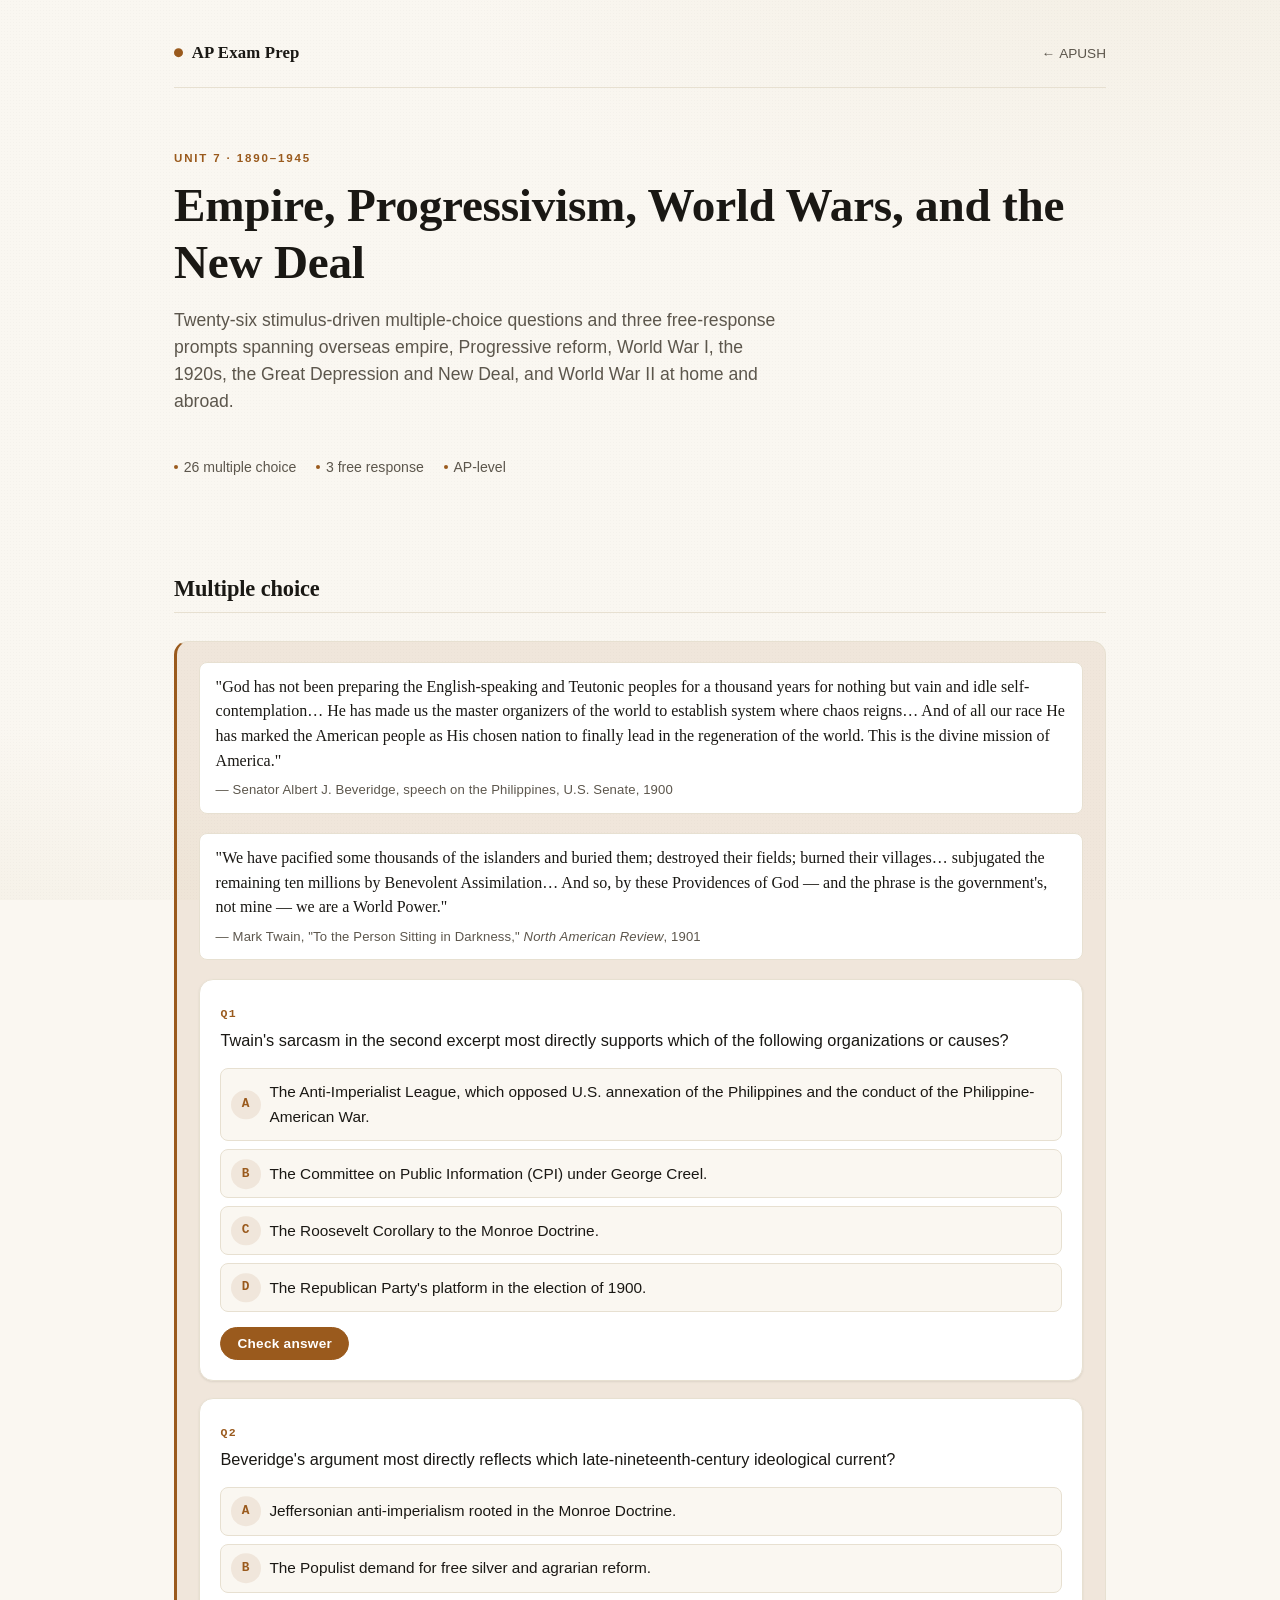
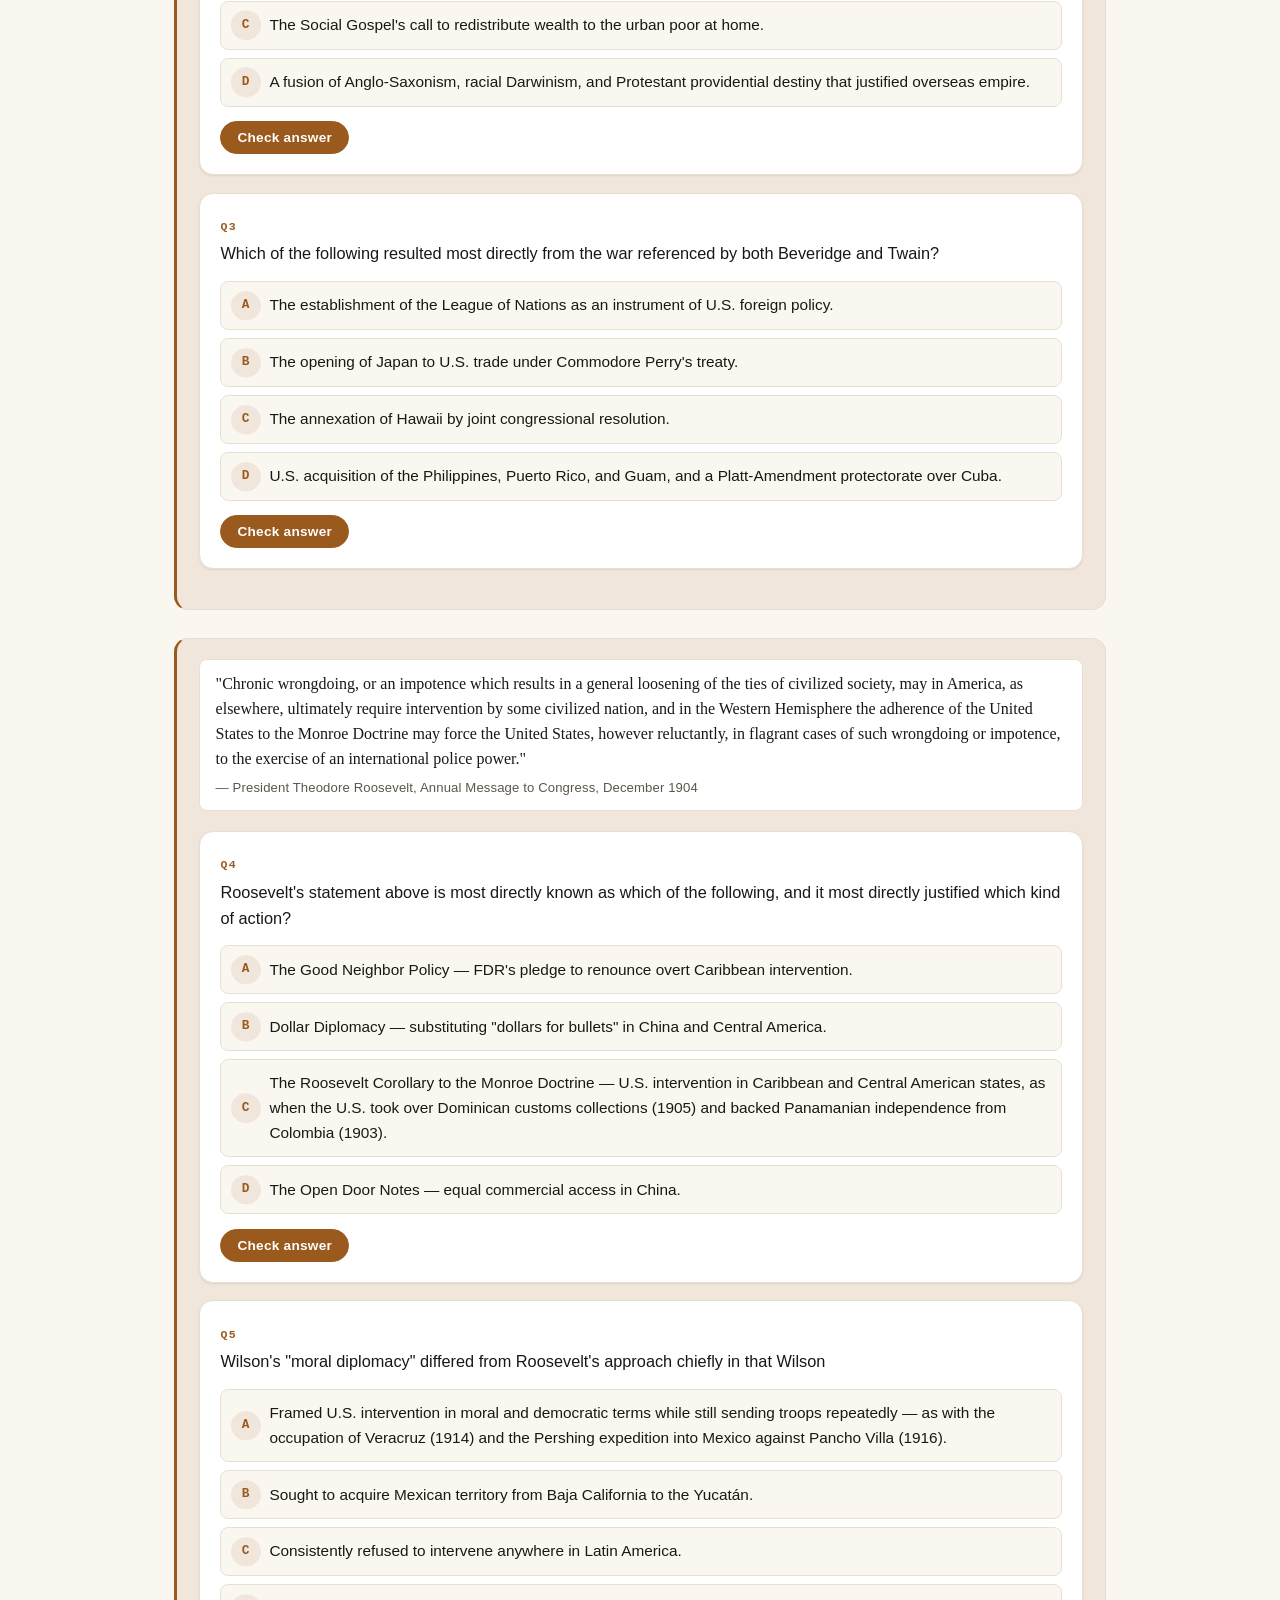
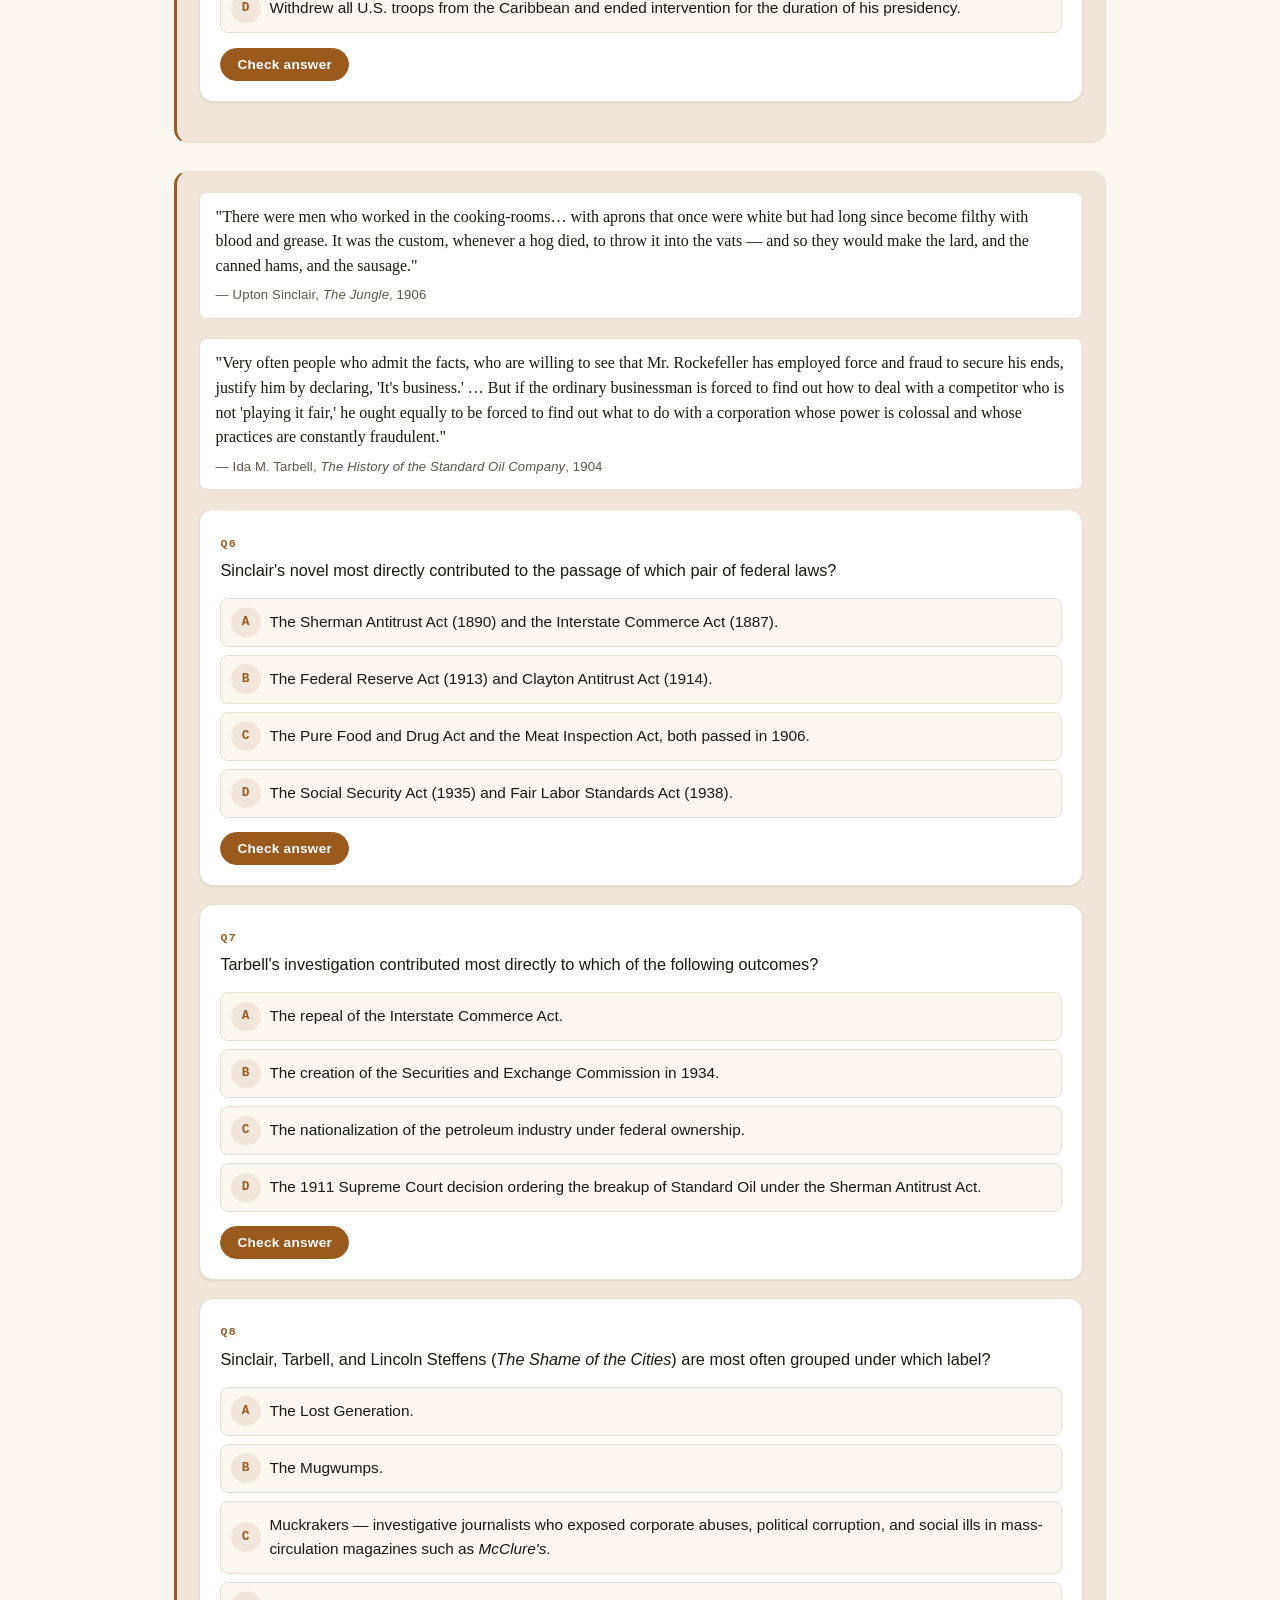
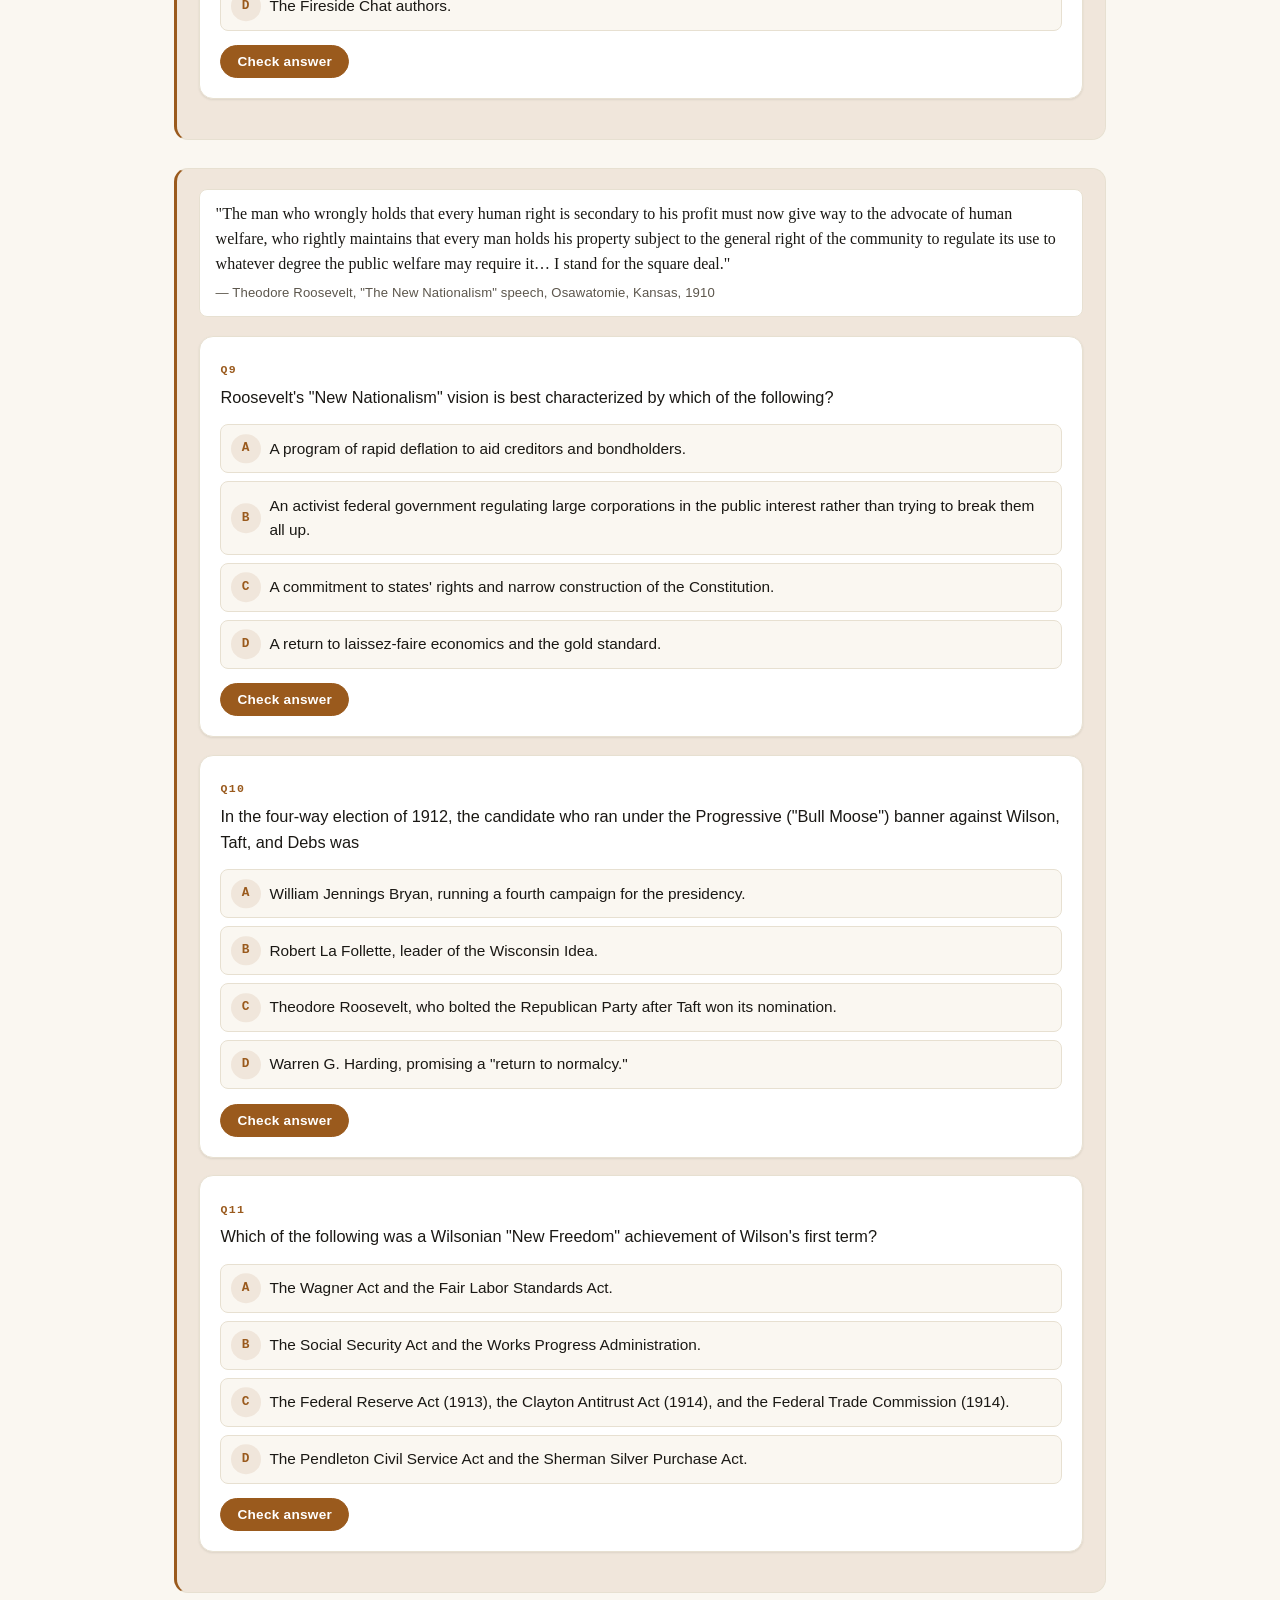
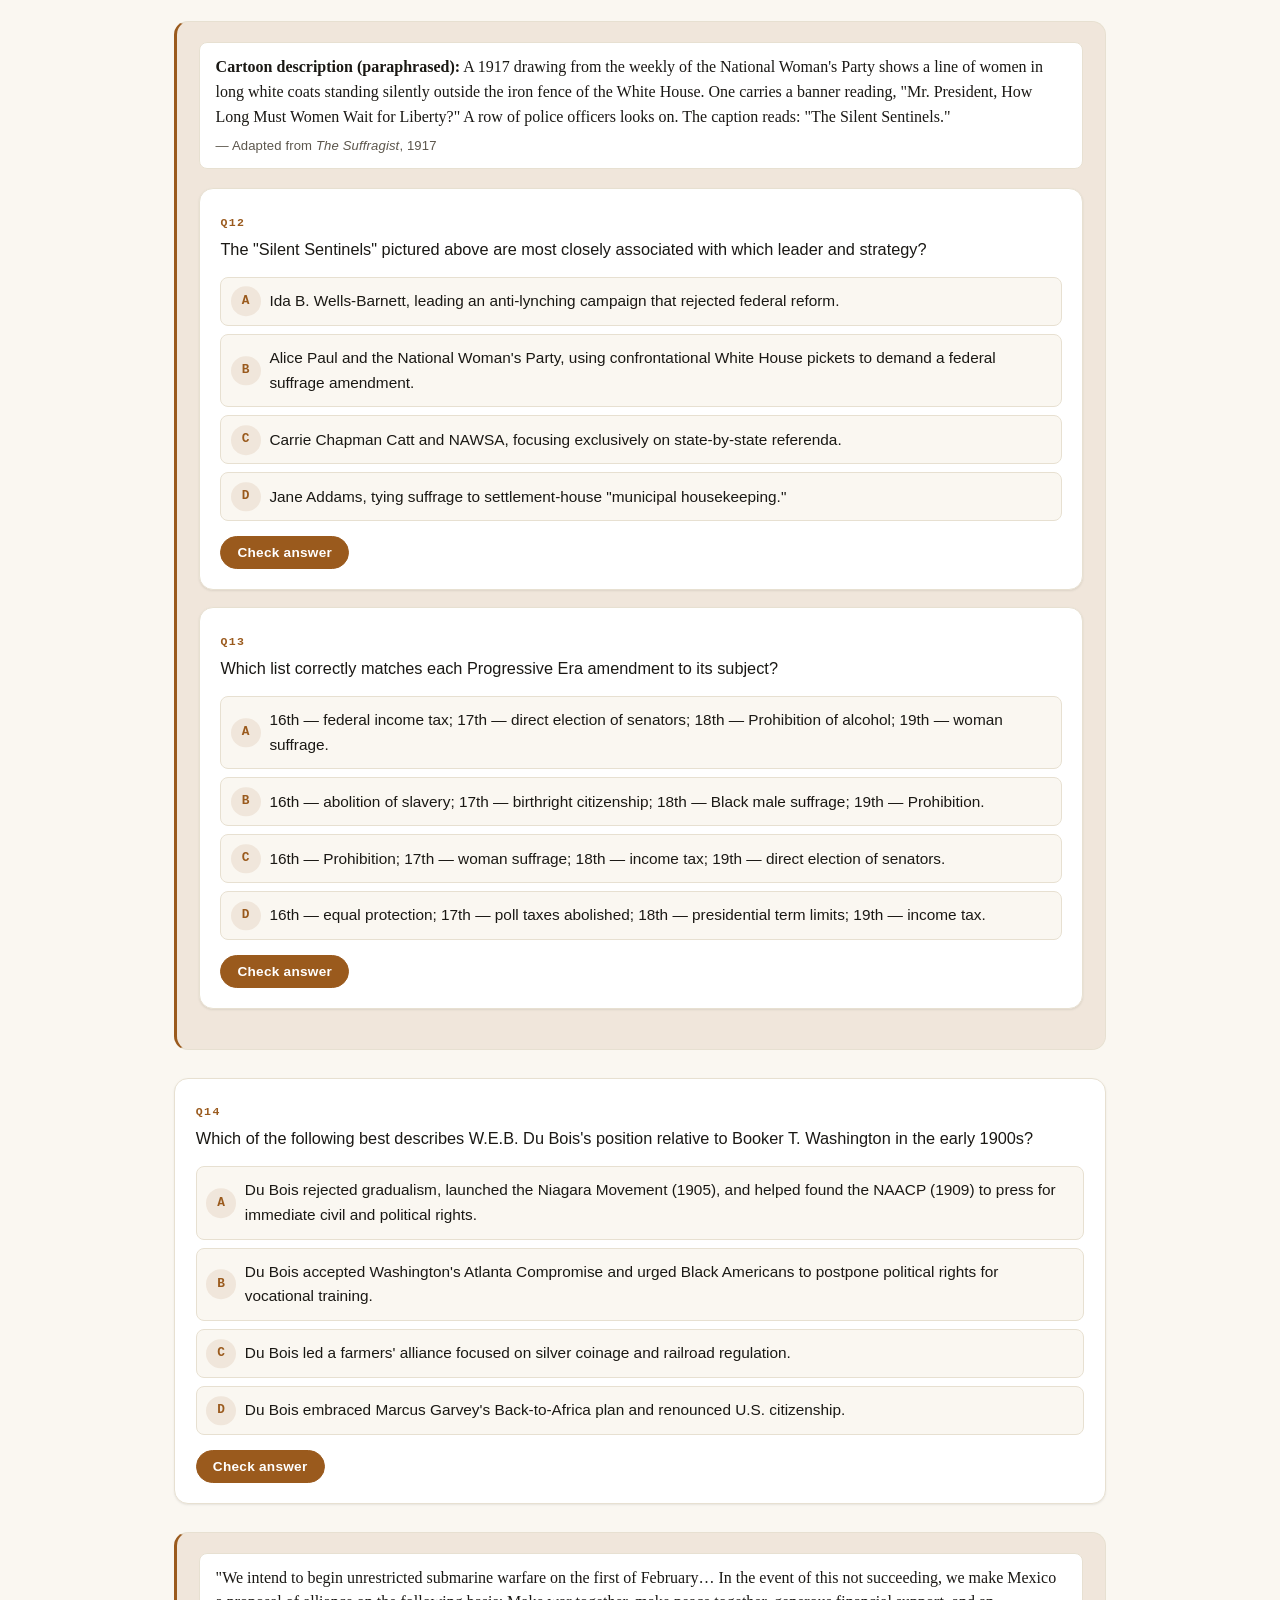
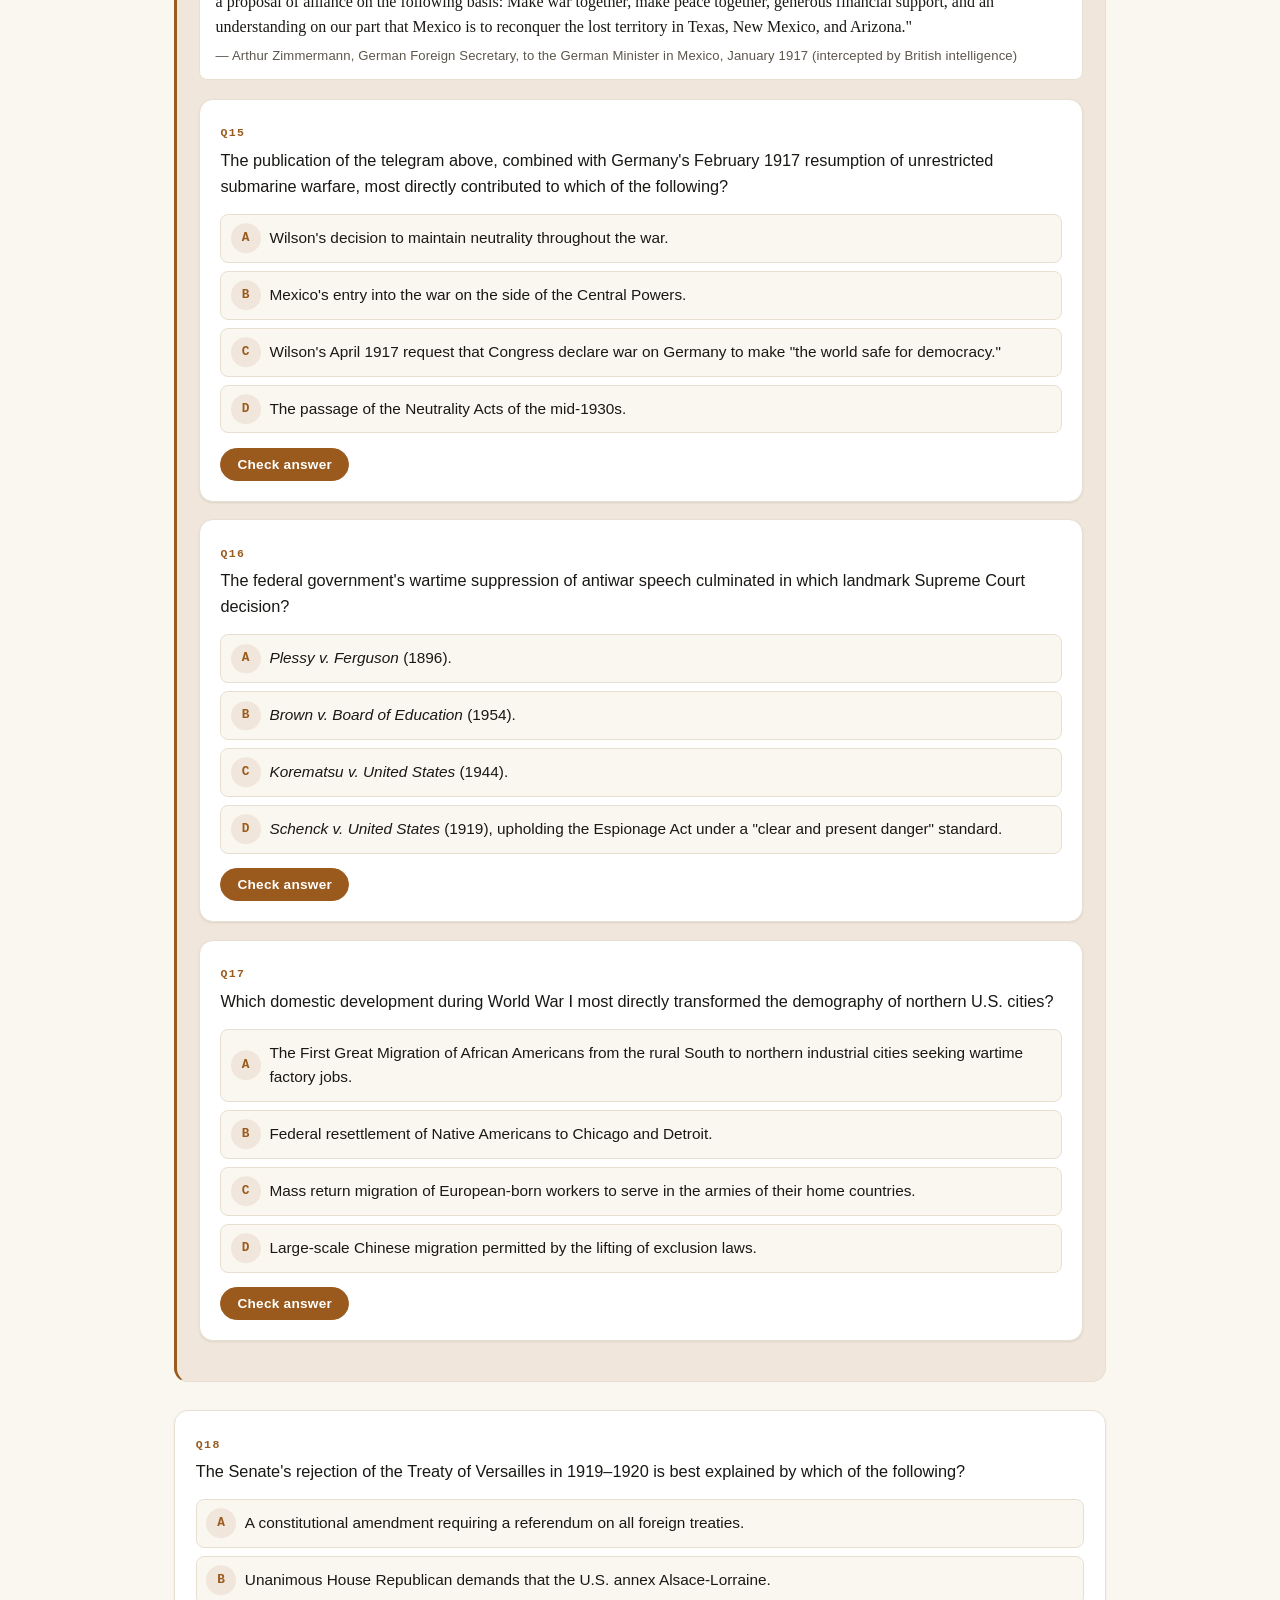
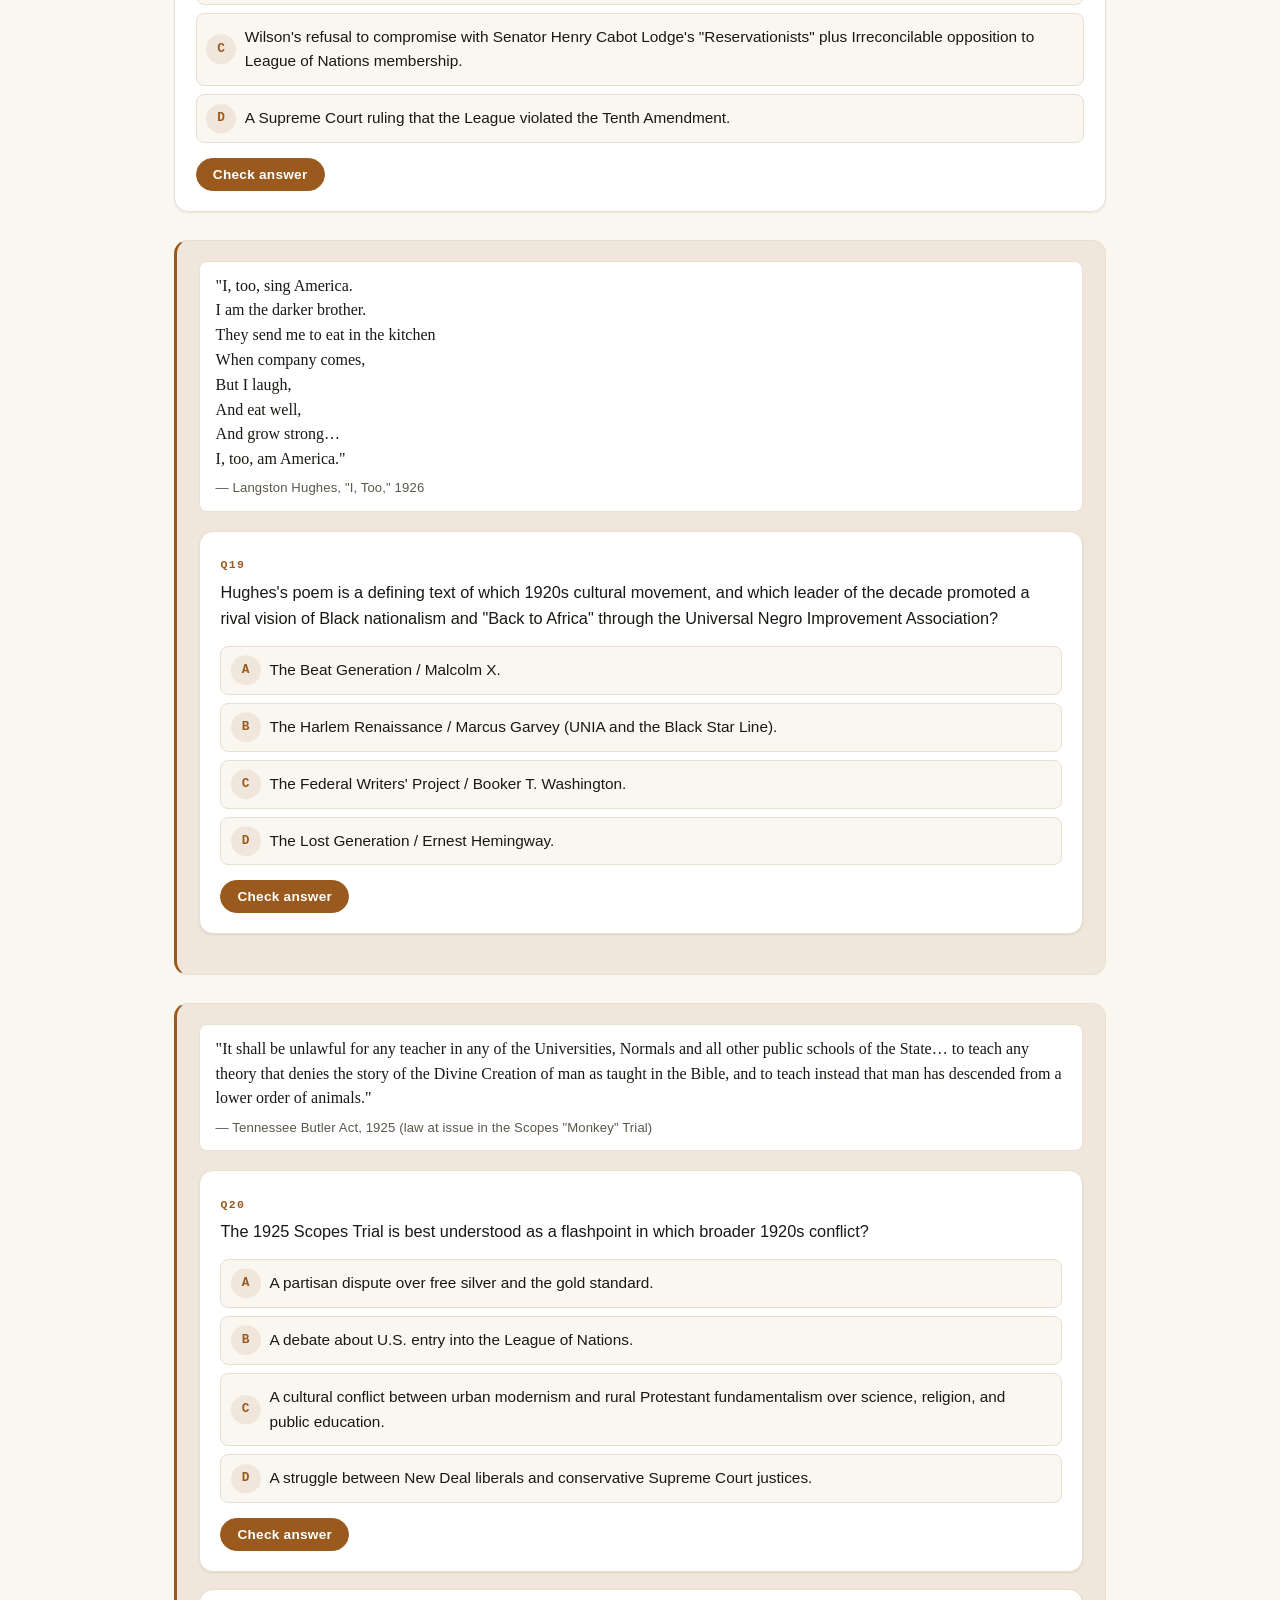
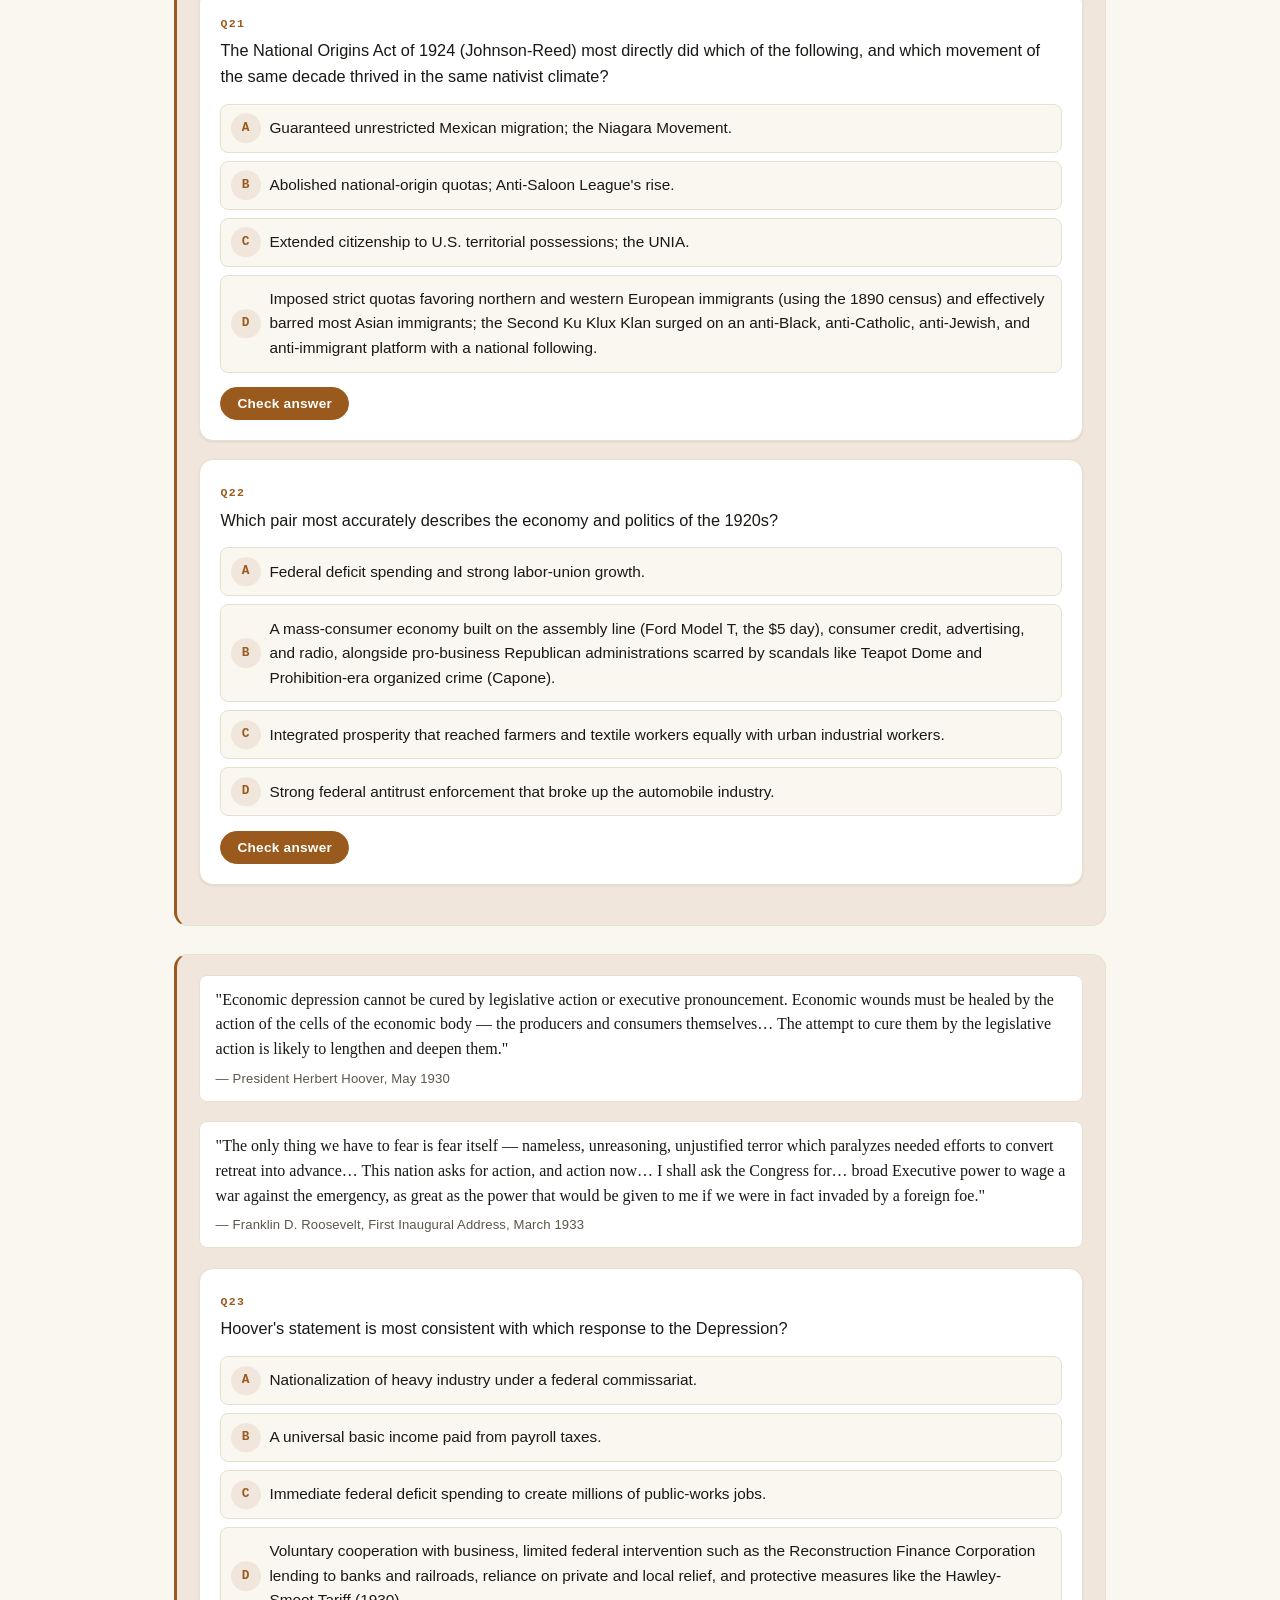
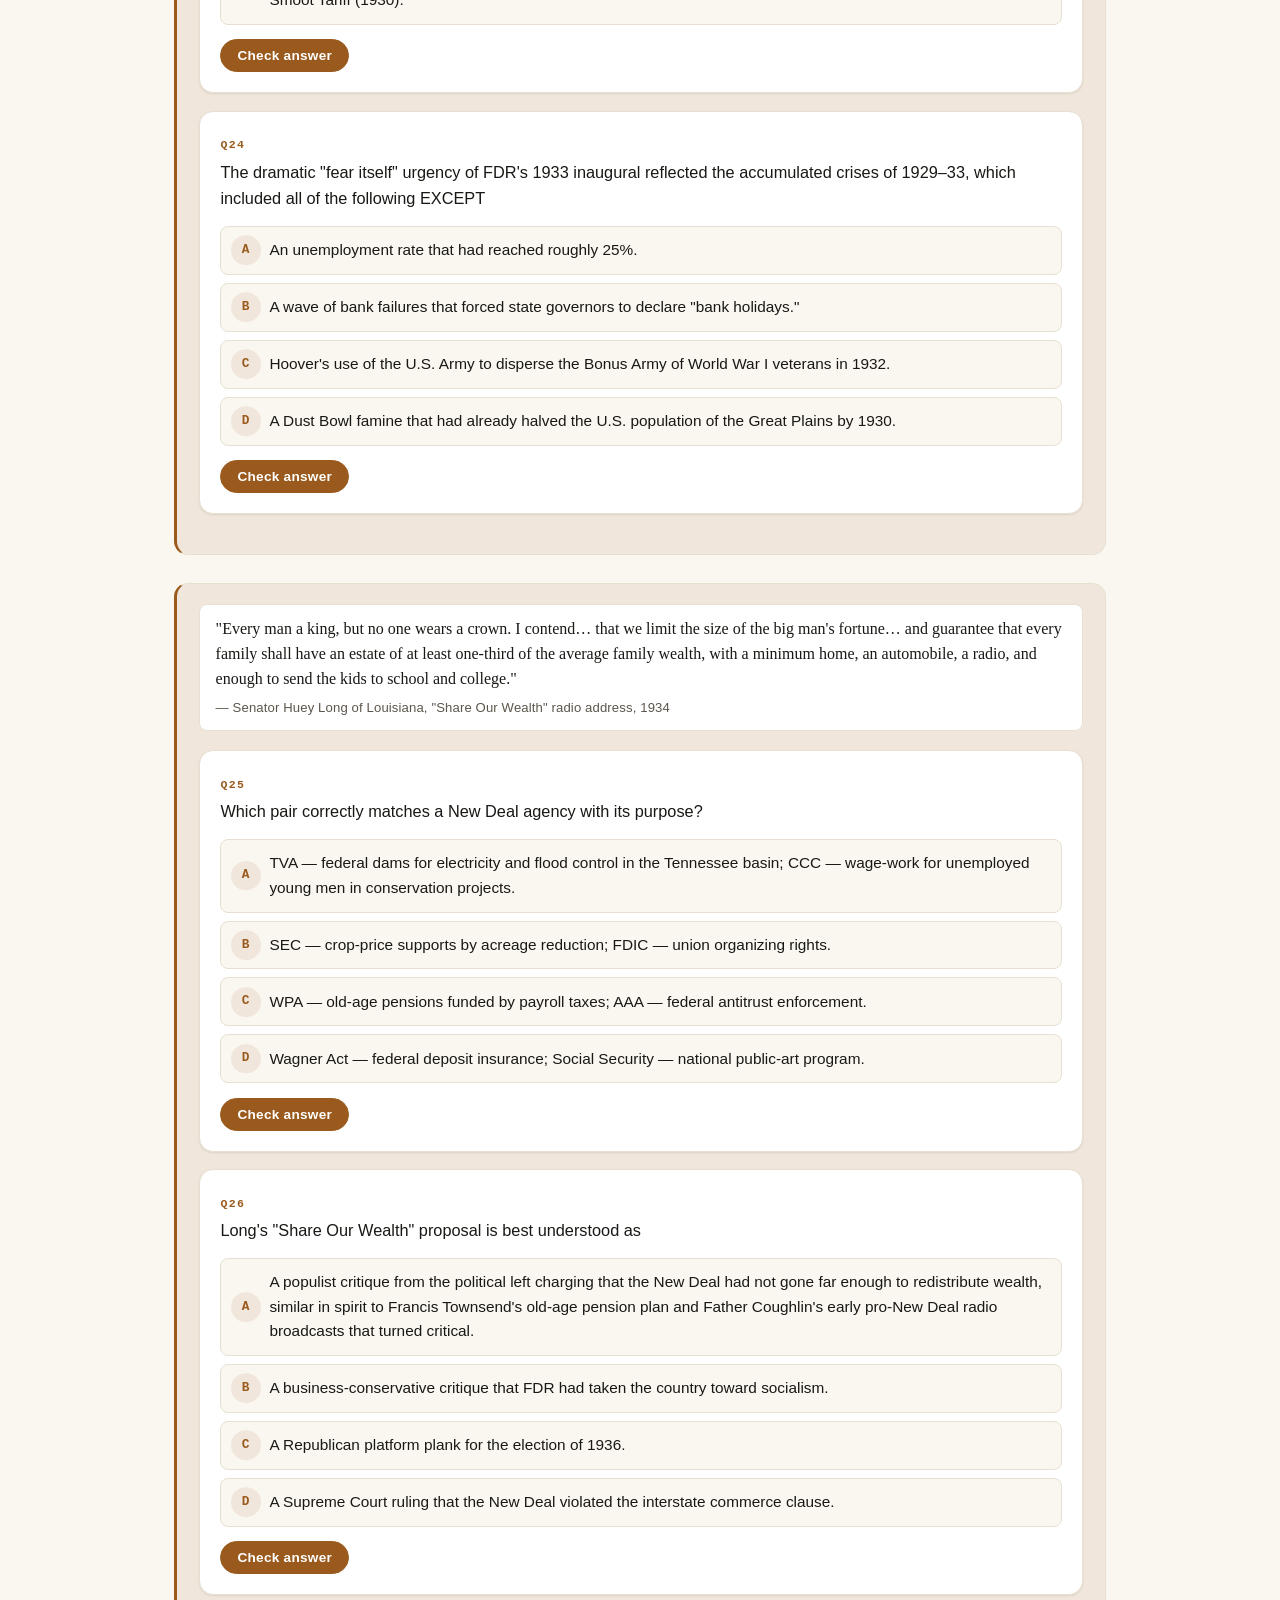
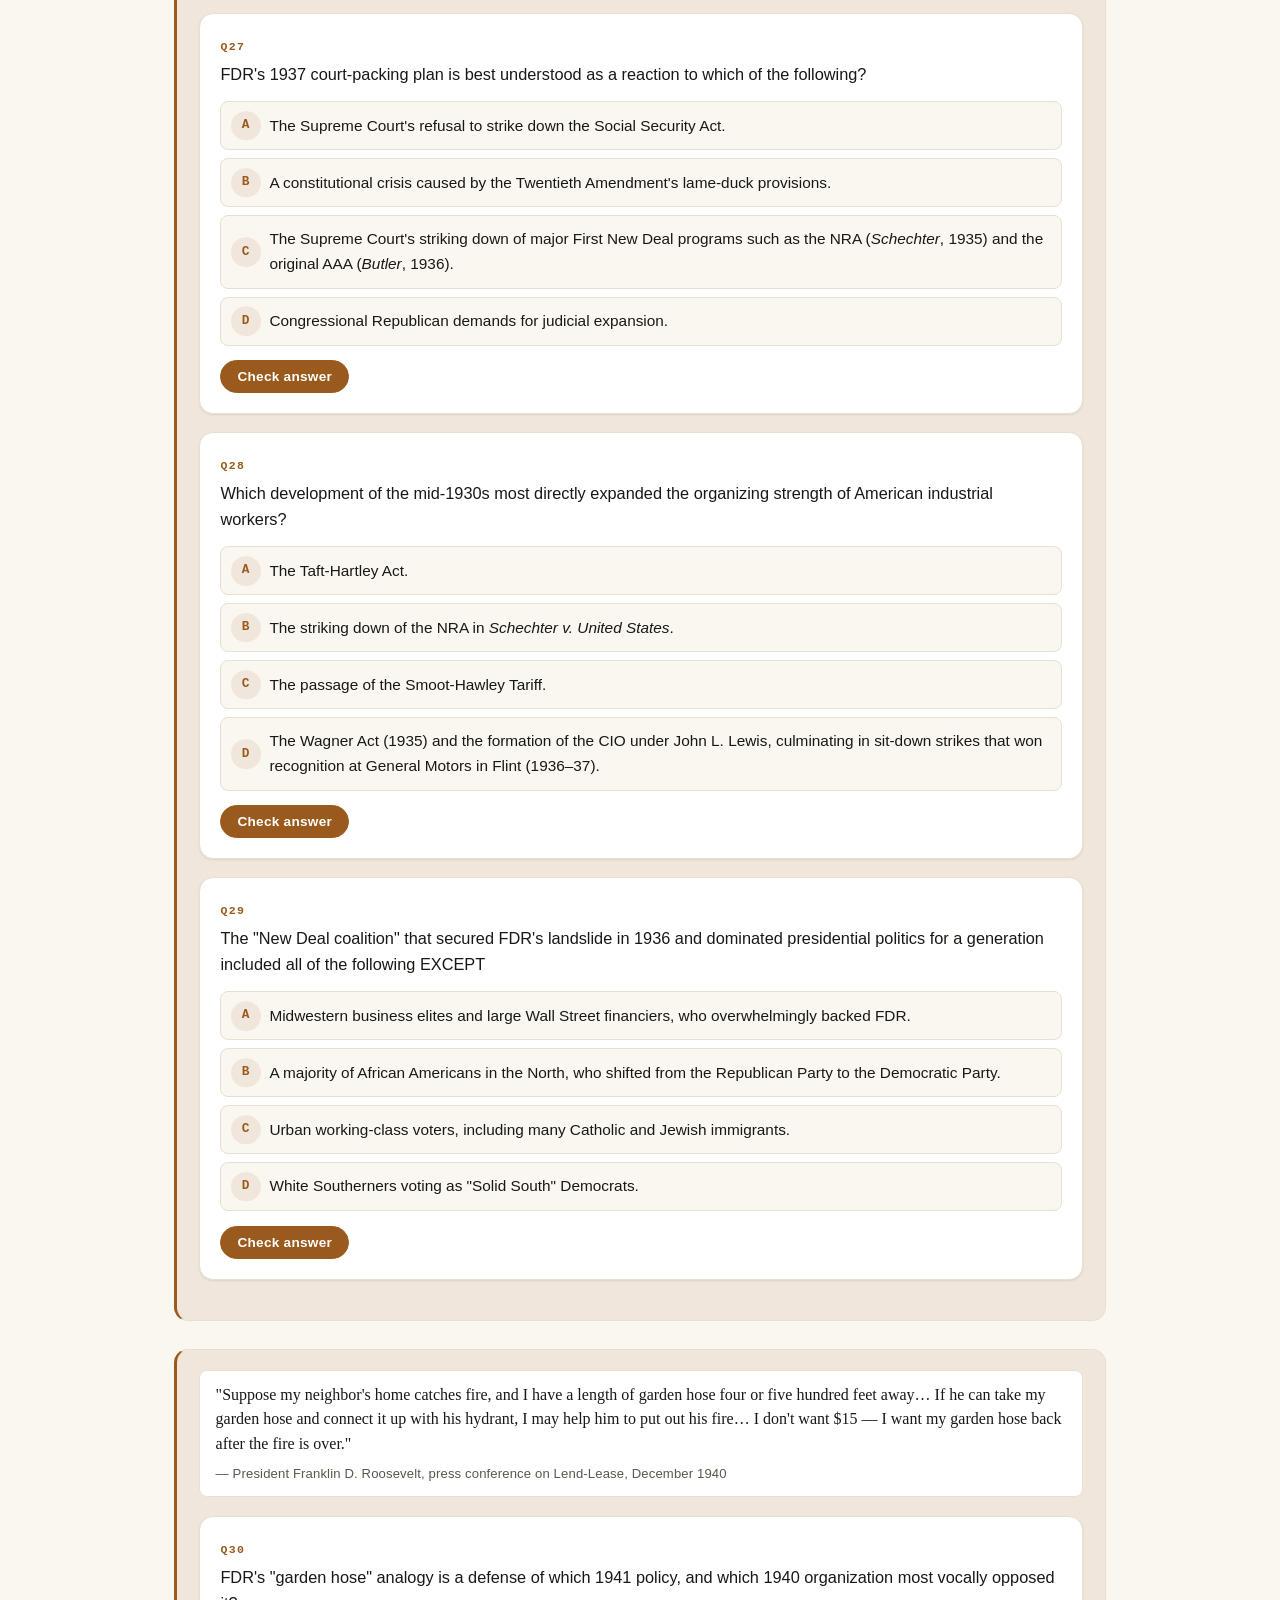
<file: exams/ap-us-history/quizzes/unit-7-progressive-to-wwii-2026-04-22.html>
<!doctype html>
<html lang="en" class="theme-history">
  <head>
    <meta charset="utf-8" />
    <meta name="viewport" content="width=device-width, initial-scale=1" />
    <title>Unit 7 · Progressive Era to World War II · APUSH</title>
    <link rel="stylesheet" href="../../assets/styles.css" />
    <link rel="stylesheet" href="../../assets/quiz.css" />
  </head>
  <body>
    <div class="site">
      <nav class="topnav">
        <a class="brand" href="../../">AP Exam Prep</a>
        <a class="back" href="../">APUSH</a>
      </nav>

      <header class="hero">
        <span class="eyebrow">Unit 7 · 1890–1945</span>
        <h1>Empire, Progressivism, World Wars, and the New Deal</h1>
        <p class="lede">Twenty-six stimulus-driven multiple-choice questions and three free-response prompts spanning overseas empire, Progressive reform, World War I, the 1920s, the Great Depression and New Deal, and World War II at home and abroad.</p>
        <div class="hero-meta">
          <span>26 multiple choice</span>
          <span>3 free response</span>
          <span>AP-level</span>
        </div>
      </header>

      <section class="quiz" aria-label="Multiple choice">
        <h2>Multiple choice</h2>

        <!-- Stimulus group 1: Empire / Anti-Imperialism (Beveridge + Twain) -->
        <article class="stimulus-group">
          <blockquote class="stimulus">
            <p>"God has not been preparing the English-speaking and Teutonic peoples for a thousand years for nothing but vain and idle self-contemplation… He has made us the master organizers of the world to establish system where chaos reigns… And of all our race He has marked the American people as His chosen nation to finally lead in the regeneration of the world. This is the divine mission of America."</p>
            <cite>— Senator Albert J. Beveridge, speech on the Philippines, U.S. Senate, 1900</cite>
          </blockquote>
          <blockquote class="stimulus">
            <p>"We have pacified some thousands of the islanders and buried them; destroyed their fields; burned their villages… subjugated the remaining ten millions by Benevolent Assimilation… And so, by these Providences of God — and the phrase is the government's, not mine — we are a World Power."</p>
            <cite>— Mark Twain, "To the Person Sitting in Darkness," <em>North American Review</em>, 1901</cite>
          </blockquote>

          <article class="question mcq" data-qnum="1">
            <p class="prompt">Twain's sarcasm in the second excerpt most directly supports which of the following organizations or causes?</p>
            <ol class="options">
              <li data-correct="false">The Republican Party's platform in the election of 1900.</li>
              <li data-correct="true">The Anti-Imperialist League, which opposed U.S. annexation of the Philippines and the conduct of the Philippine-American War.</li>
              <li data-correct="false">The Committee on Public Information (CPI) under George Creel.</li>
              <li data-correct="false">The Roosevelt Corollary to the Monroe Doctrine.</li>
            </ol>
            <button type="button" class="check">Check answer</button>
            <div class="explanation" hidden>
              <p><strong>Correct:</strong> The Anti-Imperialist League.</p>
              <p>Twain, along with Andrew Carnegie, William Jennings Bryan, Jane Addams, and others, was a leading voice of the Anti-Imperialist League, which denounced the conquest of the Philippines and the brutal counterinsurgency against Aguinaldo's forces. The Republican Party of 1900 ran on McKinley's imperial victory, the opposite of Twain's view. The CPI is a World War I propaganda agency (1917–19). The Roosevelt Corollary (1904) asserted U.S. "police power" in the Caribbean — the kind of intervention Twain mocks.</p>
            </div>
          </article>

          <article class="question mcq" data-qnum="2">
            <p class="prompt">Beveridge's argument most directly reflects which late-nineteenth-century ideological current?</p>
            <ol class="options">
              <li data-correct="false">The Social Gospel's call to redistribute wealth to the urban poor at home.</li>
              <li data-correct="true">A fusion of Anglo-Saxonism, racial Darwinism, and Protestant providential destiny that justified overseas empire.</li>
              <li data-correct="false">Jeffersonian anti-imperialism rooted in the Monroe Doctrine.</li>
              <li data-correct="false">The Populist demand for free silver and agrarian reform.</li>
            </ol>
            <button type="button" class="check">Check answer</button>
            <div class="explanation" hidden>
              <p><strong>Correct:</strong> Anglo-Saxonism, racial Darwinism, and providential destiny.</p>
              <p>Beveridge's "English-speaking and Teutonic peoples," "master organizers," and "divine mission" rhetoric is the classic imperialist synthesis of Josiah Strong, Alfred Thayer Mahan, and Kipling's "White Man's Burden." The Social Gospel targeted domestic poverty; the Monroe Doctrine was anti-European rather than anti-empire; Populism addressed currency and agriculture.</p>
            </div>
          </article>

          <article class="question mcq" data-qnum="3">
            <p class="prompt">Which of the following resulted most directly from the war referenced by both Beveridge and Twain?</p>
            <ol class="options">
              <li data-correct="false">The annexation of Hawaii by joint congressional resolution.</li>
              <li data-correct="true">U.S. acquisition of the Philippines, Puerto Rico, and Guam, and a Platt-Amendment protectorate over Cuba.</li>
              <li data-correct="false">The opening of Japan to U.S. trade under Commodore Perry's treaty.</li>
              <li data-correct="false">The establishment of the League of Nations as an instrument of U.S. foreign policy.</li>
            </ol>
            <button type="button" class="check">Check answer</button>
            <div class="explanation" hidden>
              <p><strong>Correct:</strong> Acquisition of the Philippines, Puerto Rico, and Guam, plus the Platt Amendment over Cuba.</p>
              <p>The 1898 Treaty of Paris transferred Spain's remaining overseas empire to the United States, and the Platt Amendment (1901) made Cuba a de facto U.S. protectorate despite the Teller Amendment's earlier disclaimer. Hawaii was annexed by joint resolution in July 1898 as a separate process, not as a result of the war. Perry's Japan treaty was 1854. The League of Nations is post-WWI and the Senate rejected it.</p>
            </div>
          </article>
        </article>

        <!-- Stimulus group 2: Roosevelt Corollary / Big Stick -->
        <article class="stimulus-group">
          <blockquote class="stimulus">
            <p>"Chronic wrongdoing, or an impotence which results in a general loosening of the ties of civilized society, may in America, as elsewhere, ultimately require intervention by some civilized nation, and in the Western Hemisphere the adherence of the United States to the Monroe Doctrine may force the United States, however reluctantly, in flagrant cases of such wrongdoing or impotence, to the exercise of an international police power."</p>
            <cite>— President Theodore Roosevelt, Annual Message to Congress, December 1904</cite>
          </blockquote>

          <article class="question mcq" data-qnum="4">
            <p class="prompt">Roosevelt's statement above is most directly known as which of the following, and it most directly justified which kind of action?</p>
            <ol class="options">
              <li data-correct="false">The Open Door Notes — equal commercial access in China.</li>
              <li data-correct="true">The Roosevelt Corollary to the Monroe Doctrine — U.S. intervention in Caribbean and Central American states, as when the U.S. took over Dominican customs collections (1905) and backed Panamanian independence from Colombia (1903).</li>
              <li data-correct="false">Dollar Diplomacy — substituting "dollars for bullets" in China and Central America.</li>
              <li data-correct="false">The Good Neighbor Policy — FDR's pledge to renounce overt Caribbean intervention.</li>
            </ol>
            <button type="button" class="check">Check answer</button>
            <div class="explanation" hidden>
              <p><strong>Correct:</strong> The Roosevelt Corollary — intervention in the Dominican Republic and support for Panama.</p>
              <p>Roosevelt's 1904 message extended the Monroe Doctrine by asserting a U.S. "police power" in the hemisphere; it legitimized the 1905 Dominican customs receivership and was consistent with his 1903 backing of Panamanian independence to get the canal zone. The Open Door Notes concerned China. Dollar Diplomacy is Taft. The Good Neighbor Policy is FDR's later repudiation of exactly this approach.</p>
            </div>
          </article>

          <article class="question mcq" data-qnum="5">
            <p class="prompt">Wilson's "moral diplomacy" differed from Roosevelt's approach chiefly in that Wilson</p>
            <ol class="options">
              <li data-correct="false">Withdrew all U.S. troops from the Caribbean and ended intervention for the duration of his presidency.</li>
              <li data-correct="true">Framed U.S. intervention in moral and democratic terms while still sending troops repeatedly — as with the occupation of Veracruz (1914) and the Pershing expedition into Mexico against Pancho Villa (1916).</li>
              <li data-correct="false">Sought to acquire Mexican territory from Baja California to the Yucatán.</li>
              <li data-correct="false">Consistently refused to intervene anywhere in Latin America.</li>
            </ol>
            <button type="button" class="check">Check answer</button>
            <div class="explanation" hidden>
              <p><strong>Correct:</strong> Moral/democratic rhetoric combined with actual repeated intervention in Mexico.</p>
              <p>Wilson rhetorically rejected Roosevelt's and Taft's approaches but sent marines into Haiti, the Dominican Republic, and Mexico; he occupied Veracruz in 1914 and sent Pershing in 1916 to chase Villa. He did not withdraw from the Caribbean, did not seek Mexican territorial annexation, and did intervene.</p>
            </div>
          </article>
        </article>

        <!-- Stimulus group 3: Muckrakers — Sinclair + Tarbell -->
        <article class="stimulus-group">
          <blockquote class="stimulus">
            <p>"There were men who worked in the cooking-rooms… with aprons that once were white but had long since become filthy with blood and grease. It was the custom, whenever a hog died, to throw it into the vats — and so they would make the lard, and the canned hams, and the sausage."</p>
            <cite>— Upton Sinclair, <em>The Jungle</em>, 1906</cite>
          </blockquote>
          <blockquote class="stimulus">
            <p>"Very often people who admit the facts, who are willing to see that Mr. Rockefeller has employed force and fraud to secure his ends, justify him by declaring, 'It's business.' … But if the ordinary businessman is forced to find out how to deal with a competitor who is not 'playing it fair,' he ought equally to be forced to find out what to do with a corporation whose power is colossal and whose practices are constantly fraudulent."</p>
            <cite>— Ida M. Tarbell, <em>The History of the Standard Oil Company</em>, 1904</cite>
          </blockquote>

          <article class="question mcq" data-qnum="6">
            <p class="prompt">Sinclair's novel most directly contributed to the passage of which pair of federal laws?</p>
            <ol class="options">
              <li data-correct="false">The Sherman Antitrust Act (1890) and the Interstate Commerce Act (1887).</li>
              <li data-correct="true">The Pure Food and Drug Act and the Meat Inspection Act, both passed in 1906.</li>
              <li data-correct="false">The Social Security Act (1935) and Fair Labor Standards Act (1938).</li>
              <li data-correct="false">The Federal Reserve Act (1913) and Clayton Antitrust Act (1914).</li>
            </ol>
            <button type="button" class="check">Check answer</button>
            <div class="explanation" hidden>
              <p><strong>Correct:</strong> The Pure Food and Drug Act and the Meat Inspection Act of 1906.</p>
              <p>Public disgust over Sinclair's packinghouse descriptions pushed TR and Congress to pass both 1906 statutes. Sherman and the ICA predate Sinclair. Social Security and FLSA address old-age insurance and wages/hours. The Federal Reserve and Clayton Acts are Wilson-era financial and antitrust reforms — not food safety.</p>
            </div>
          </article>

          <article class="question mcq" data-qnum="7">
            <p class="prompt">Tarbell's investigation contributed most directly to which of the following outcomes?</p>
            <ol class="options">
              <li data-correct="false">The nationalization of the petroleum industry under federal ownership.</li>
              <li data-correct="true">The 1911 Supreme Court decision ordering the breakup of Standard Oil under the Sherman Antitrust Act.</li>
              <li data-correct="false">The creation of the Securities and Exchange Commission in 1934.</li>
              <li data-correct="false">The repeal of the Interstate Commerce Act.</li>
            </ol>
            <button type="button" class="check">Check answer</button>
            <div class="explanation" hidden>
              <p><strong>Correct:</strong> The 1911 Supreme Court breakup of Standard Oil.</p>
              <p>Tarbell's 19-part serial in <em>McClure's</em> built the case that culminated in <em>Standard Oil v. United States</em> (1911), dissolving the trust into 34 companies. The U.S. did not nationalize oil. The SEC is a New Deal agency. The ICC was actually strengthened (Hepburn Act, 1906) in this period.</p>
            </div>
          </article>

          <article class="question mcq" data-qnum="8">
            <p class="prompt">Sinclair, Tarbell, and Lincoln Steffens (<em>The Shame of the Cities</em>) are most often grouped under which label?</p>
            <ol class="options">
              <li data-correct="false">The Lost Generation.</li>
              <li data-correct="true">Muckrakers — investigative journalists who exposed corporate abuses, political corruption, and social ills in mass-circulation magazines such as <em>McClure's</em>.</li>
              <li data-correct="false">The Mugwumps.</li>
              <li data-correct="false">The Fireside Chat authors.</li>
            </ol>
            <button type="button" class="check">Check answer</button>
            <div class="explanation" hidden>
              <p><strong>Correct:</strong> Muckrakers.</p>
              <p>Theodore Roosevelt popularized the term — borrowed from Bunyan — for journalists who raked through civic filth. The Lost Generation is 1920s expatriate writers. Mugwumps were 1880s civil-service reformers. Fireside chats are FDR's 1930s radio addresses.</p>
            </div>
          </article>
        </article>

        <!-- Stimulus group 4: 1912 election / Square Deal / New Nationalism -->
        <article class="stimulus-group">
          <blockquote class="stimulus">
            <p>"The man who wrongly holds that every human right is secondary to his profit must now give way to the advocate of human welfare, who rightly maintains that every man holds his property subject to the general right of the community to regulate its use to whatever degree the public welfare may require it… I stand for the square deal."</p>
            <cite>— Theodore Roosevelt, "The New Nationalism" speech, Osawatomie, Kansas, 1910</cite>
          </blockquote>

          <article class="question mcq" data-qnum="9">
            <p class="prompt">Roosevelt's "New Nationalism" vision is best characterized by which of the following?</p>
            <ol class="options">
              <li data-correct="false">A return to laissez-faire economics and the gold standard.</li>
              <li data-correct="true">An activist federal government regulating large corporations in the public interest rather than trying to break them all up.</li>
              <li data-correct="false">A commitment to states' rights and narrow construction of the Constitution.</li>
              <li data-correct="false">A program of rapid deflation to aid creditors and bondholders.</li>
            </ol>
            <button type="button" class="check">Check answer</button>
            <div class="explanation" hidden>
              <p><strong>Correct:</strong> An activist federal government regulating large corporations.</p>
              <p>Roosevelt accepted concentrated industry as efficient but insisted the federal government must police it ("good" vs. "bad" trusts), consistent with his 1902 coal-strike arbitration, Northern Securities suit, Hepburn Act, and conservation work with Gifford Pinchot. Laissez-faire is what Roosevelt rejected. States' rights fits Wilson's "New Freedom" better. Neither candidate proposed deflation.</p>
            </div>
          </article>

          <article class="question mcq" data-qnum="10">
            <p class="prompt">In the four-way election of 1912, the candidate who ran under the Progressive ("Bull Moose") banner against Wilson, Taft, and Debs was</p>
            <ol class="options">
              <li data-correct="true">Theodore Roosevelt, who bolted the Republican Party after Taft won its nomination.</li>
              <li data-correct="false">Robert La Follette, leader of the Wisconsin Idea.</li>
              <li data-correct="false">William Jennings Bryan, running a fourth campaign for the presidency.</li>
              <li data-correct="false">Warren G. Harding, promising a "return to normalcy."</li>
            </ol>
            <button type="button" class="check">Check answer</button>
            <div class="explanation" hidden>
              <p><strong>Correct:</strong> Theodore Roosevelt.</p>
              <p>After Taft's renomination, TR formed the Progressive ("Bull Moose") Party, won 27% of the popular vote, and split the Republican base so Wilson could win with 42%. Eugene Debs ran as a Socialist that year, winning roughly 6%. La Follette lost the Republican contest before the split. Bryan ran his last campaign in 1908. Harding's "normalcy" slogan is from 1920.</p>
            </div>
          </article>

          <article class="question mcq" data-qnum="11">
            <p class="prompt">Which of the following was a Wilsonian "New Freedom" achievement of Wilson's first term?</p>
            <ol class="options">
              <li data-correct="true">The Federal Reserve Act (1913), the Clayton Antitrust Act (1914), and the Federal Trade Commission (1914).</li>
              <li data-correct="false">The Social Security Act and the Works Progress Administration.</li>
              <li data-correct="false">The Pendleton Civil Service Act and the Sherman Silver Purchase Act.</li>
              <li data-correct="false">The Wagner Act and the Fair Labor Standards Act.</li>
            </ol>
            <button type="button" class="check">Check answer</button>
            <div class="explanation" hidden>
              <p><strong>Correct:</strong> The Federal Reserve Act, the Clayton Antitrust Act, and the FTC.</p>
              <p>All three are cornerstones of Wilson's first-term "New Freedom" domestic program. Social Security and WPA are New Deal (1935). Pendleton (1883) and the Sherman Silver Purchase Act (1890) are Gilded Age. Wagner and FLSA are Second New Deal labor laws.</p>
            </div>
          </article>
        </article>

        <!-- Stimulus group 5: Women's Suffrage -->
        <article class="stimulus-group">
          <blockquote class="stimulus">
            <p><strong>Cartoon description (paraphrased):</strong> A 1917 drawing from the weekly of the National Woman's Party shows a line of women in long white coats standing silently outside the iron fence of the White House. One carries a banner reading, "Mr. President, How Long Must Women Wait for Liberty?" A row of police officers looks on. The caption reads: "The Silent Sentinels."</p>
            <cite>— Adapted from <em>The Suffragist</em>, 1917</cite>
          </blockquote>

          <article class="question mcq" data-qnum="12">
            <p class="prompt">The "Silent Sentinels" pictured above are most closely associated with which leader and strategy?</p>
            <ol class="options">
              <li data-correct="false">Jane Addams, tying suffrage to settlement-house "municipal housekeeping."</li>
              <li data-correct="true">Alice Paul and the National Woman's Party, using confrontational White House pickets to demand a federal suffrage amendment.</li>
              <li data-correct="false">Carrie Chapman Catt and NAWSA, focusing exclusively on state-by-state referenda.</li>
              <li data-correct="false">Ida B. Wells-Barnett, leading an anti-lynching campaign that rejected federal reform.</li>
            </ol>
            <button type="button" class="check">Check answer</button>
            <div class="explanation" hidden>
              <p><strong>Correct:</strong> Alice Paul and the National Woman's Party.</p>
              <p>Paul's NWP staged the Silent Sentinel pickets (1917–19); many were arrested and force-fed in prison, generating publicity that pressured Wilson toward a federal amendment. Addams led Hull House. Catt's "Winning Plan" combined state campaigns <em>with</em> a federal amendment push, not state-only. Wells-Barnett's primary cause was anti-lynching.</p>
            </div>
          </article>

          <article class="question mcq" data-qnum="13">
            <p class="prompt">Which list correctly matches each Progressive Era amendment to its subject?</p>
            <ol class="options">
              <li data-correct="true">16th — federal income tax; 17th — direct election of senators; 18th — Prohibition of alcohol; 19th — woman suffrage.</li>
              <li data-correct="false">16th — Prohibition; 17th — woman suffrage; 18th — income tax; 19th — direct election of senators.</li>
              <li data-correct="false">16th — abolition of slavery; 17th — birthright citizenship; 18th — Black male suffrage; 19th — Prohibition.</li>
              <li data-correct="false">16th — equal protection; 17th — poll taxes abolished; 18th — presidential term limits; 19th — income tax.</li>
            </ol>
            <button type="button" class="check">Check answer</button>
            <div class="explanation" hidden>
              <p><strong>Correct:</strong> 16th income tax; 17th direct election of senators; 18th Prohibition; 19th woman suffrage.</p>
              <p>These four Progressive amendments show up regularly on the exam and must be memorized. The Reconstruction amendments (13, 14, 15) concern slavery, citizenship/equal protection, and Black male suffrage — different era. Poll taxes were abolished by the 24th Amendment (1964); presidential term limits are the 22nd (1951).</p>
            </div>
          </article>
        </article>

        <!-- Standalone: African American activism -->
        <article class="question mcq" data-qnum="14">
          <p class="prompt">Which of the following best describes W.E.B. Du Bois's position relative to Booker T. Washington in the early 1900s?</p>
          <ol class="options">
            <li data-correct="false">Du Bois accepted Washington's Atlanta Compromise and urged Black Americans to postpone political rights for vocational training.</li>
            <li data-correct="true">Du Bois rejected gradualism, launched the Niagara Movement (1905), and helped found the NAACP (1909) to press for immediate civil and political rights.</li>
            <li data-correct="false">Du Bois embraced Marcus Garvey's Back-to-Africa plan and renounced U.S. citizenship.</li>
            <li data-correct="false">Du Bois led a farmers' alliance focused on silver coinage and railroad regulation.</li>
          </ol>
          <button type="button" class="check">Check answer</button>
          <div class="explanation" hidden>
            <p><strong>Correct:</strong> Du Bois rejected gradualism and helped found the Niagara Movement and NAACP.</p>
            <p>Du Bois and the "Talented Tenth" pressed for immediate civil and political equality, against both Washington's gradualism and Garvey's separatism. The farmers' alliance describes 1890s Populism, not Du Bois.</p>
          </div>
        </article>

        <!-- Stimulus group 6: WWI — Zimmermann + Schenck -->
        <article class="stimulus-group">
          <blockquote class="stimulus">
            <p>"We intend to begin unrestricted submarine warfare on the first of February… In the event of this not succeeding, we make Mexico a proposal of alliance on the following basis: Make war together, make peace together, generous financial support, and an understanding on our part that Mexico is to reconquer the lost territory in Texas, New Mexico, and Arizona."</p>
            <cite>— Arthur Zimmermann, German Foreign Secretary, to the German Minister in Mexico, January 1917 (intercepted by British intelligence)</cite>
          </blockquote>

          <article class="question mcq" data-qnum="15">
            <p class="prompt">The publication of the telegram above, combined with Germany's February 1917 resumption of unrestricted submarine warfare, most directly contributed to which of the following?</p>
            <ol class="options">
              <li data-correct="false">Wilson's decision to maintain neutrality throughout the war.</li>
              <li data-correct="true">Wilson's April 1917 request that Congress declare war on Germany to make "the world safe for democracy."</li>
              <li data-correct="false">The passage of the Neutrality Acts of the mid-1930s.</li>
              <li data-correct="false">Mexico's entry into the war on the side of the Central Powers.</li>
            </ol>
            <button type="button" class="check">Check answer</button>
            <div class="explanation" hidden>
              <p><strong>Correct:</strong> Wilson's April 1917 war request.</p>
              <p>Together with the sinking of American merchant ships, the Zimmermann Telegram made neutrality politically untenable. The Neutrality Acts were a 1930s response to a different war. Mexico, under Carranza, rejected the proposal and stayed neutral.</p>
            </div>
          </article>

          <article class="question mcq" data-qnum="16">
            <p class="prompt">The federal government's wartime suppression of antiwar speech culminated in which landmark Supreme Court decision?</p>
            <ol class="options">
              <li data-correct="false"><em>Plessy v. Ferguson</em> (1896).</li>
              <li data-correct="true"><em>Schenck v. United States</em> (1919), upholding the Espionage Act under a "clear and present danger" standard.</li>
              <li data-correct="false"><em>Korematsu v. United States</em> (1944).</li>
              <li data-correct="false"><em>Brown v. Board of Education</em> (1954).</li>
            </ol>
            <button type="button" class="check">Check answer</button>
            <div class="explanation" hidden>
              <p><strong>Correct:</strong> <em>Schenck v. United States</em> (1919).</p>
              <p>Justice Holmes's opinion upheld the Espionage Act conviction of a Socialist who mailed antidraft leaflets, articulating the "clear and present danger" test. The Sedition Act (1918) further criminalized criticism of the government. <em>Plessy</em> is about segregation (1896); <em>Korematsu</em> is WWII (1944); <em>Brown</em> is civil-rights era (1954).</p>
            </div>
          </article>

          <article class="question mcq" data-qnum="17">
            <p class="prompt">Which domestic development during World War I most directly transformed the demography of northern U.S. cities?</p>
            <ol class="options">
              <li data-correct="true">The First Great Migration of African Americans from the rural South to northern industrial cities seeking wartime factory jobs.</li>
              <li data-correct="false">Mass return migration of European-born workers to serve in the armies of their home countries.</li>
              <li data-correct="false">Federal resettlement of Native Americans to Chicago and Detroit.</li>
              <li data-correct="false">Large-scale Chinese migration permitted by the lifting of exclusion laws.</li>
            </ol>
            <button type="button" class="check">Check answer</button>
            <div class="explanation" hidden>
              <p><strong>Correct:</strong> The First Great Migration.</p>
              <p>Roughly half a million African Americans moved North during WWI as European immigration collapsed and war industries recruited labor; Chicago's Black population doubled and the 1919 Chicago race riot followed. Federal relocation of Native peoples is a 1950s Termination-era policy. Chinese exclusion remained in force and was actually extended in this period.</p>
            </div>
          </article>
        </article>

        <!-- Standalone: Treaty of Versailles / Lodge -->
        <article class="question mcq" data-qnum="18">
          <p class="prompt">The Senate's rejection of the Treaty of Versailles in 1919–1920 is best explained by which of the following?</p>
          <ol class="options">
            <li data-correct="false">A constitutional amendment requiring a referendum on all foreign treaties.</li>
            <li data-correct="true">Wilson's refusal to compromise with Senator Henry Cabot Lodge's "Reservationists" plus Irreconcilable opposition to League of Nations membership.</li>
            <li data-correct="false">Unanimous House Republican demands that the U.S. annex Alsace-Lorraine.</li>
            <li data-correct="false">A Supreme Court ruling that the League violated the Tenth Amendment.</li>
          </ol>
          <button type="button" class="check">Check answer</button>
          <div class="explanation" hidden>
            <p><strong>Correct:</strong> Wilson's refusal to compromise with Lodge plus Irreconcilable opposition.</p>
            <p>Lodge's reservations centered on preserving congressional authority to declare war under Article X of the League Covenant; Wilson ordered Democrats to vote against the reservation-amended treaty, and the Irreconcilables blocked any version. Treaties do not require popular referenda. Alsace-Lorraine went back to France. The Supreme Court did not rule on the treaty.</p>
          </div>
        </article>

        <!-- Stimulus group 7: Harlem Renaissance + Garvey -->
        <article class="stimulus-group">
          <blockquote class="stimulus">
            <p>"I, too, sing America.<br />I am the darker brother.<br />They send me to eat in the kitchen<br />When company comes,<br />But I laugh,<br />And eat well,<br />And grow strong…<br />I, too, am America."</p>
            <cite>— Langston Hughes, "I, Too," 1926</cite>
          </blockquote>

          <article class="question mcq" data-qnum="19">
            <p class="prompt">Hughes's poem is a defining text of which 1920s cultural movement, and which leader of the decade promoted a rival vision of Black nationalism and "Back to Africa" through the Universal Negro Improvement Association?</p>
            <ol class="options">
              <li data-correct="false">The Lost Generation / Ernest Hemingway.</li>
              <li data-correct="true">The Harlem Renaissance / Marcus Garvey (UNIA and the Black Star Line).</li>
              <li data-correct="false">The Beat Generation / Malcolm X.</li>
              <li data-correct="false">The Federal Writers' Project / Booker T. Washington.</li>
            </ol>
            <button type="button" class="check">Check answer</button>
            <div class="explanation" hidden>
              <p><strong>Correct:</strong> The Harlem Renaissance and Marcus Garvey.</p>
              <p>Hughes, Zora Neale Hurston, Countee Cullen, Claude McKay, Duke Ellington, and Louis Armstrong anchored the Harlem Renaissance. Garvey's Jamaican-born UNIA claimed hundreds of thousands of U.S. members before Garvey's conviction for mail fraud and deportation. The Beats are 1950s; the Federal Writers' Project is New Deal; Hemingway is the Lost Generation's white expatriate novelist; Washington died in 1915.</p>
            </div>
          </article>
        </article>

        <!-- Stimulus group 8: Scopes + National Origins Act -->
        <article class="stimulus-group">
          <blockquote class="stimulus">
            <p>"It shall be unlawful for any teacher in any of the Universities, Normals and all other public schools of the State… to teach any theory that denies the story of the Divine Creation of man as taught in the Bible, and to teach instead that man has descended from a lower order of animals."</p>
            <cite>— Tennessee Butler Act, 1925 (law at issue in the Scopes "Monkey" Trial)</cite>
          </blockquote>

          <article class="question mcq" data-qnum="20">
            <p class="prompt">The 1925 Scopes Trial is best understood as a flashpoint in which broader 1920s conflict?</p>
            <ol class="options">
              <li data-correct="false">A struggle between New Deal liberals and conservative Supreme Court justices.</li>
              <li data-correct="true">A cultural conflict between urban modernism and rural Protestant fundamentalism over science, religion, and public education.</li>
              <li data-correct="false">A partisan dispute over free silver and the gold standard.</li>
              <li data-correct="false">A debate about U.S. entry into the League of Nations.</li>
            </ol>
            <button type="button" class="check">Check answer</button>
            <div class="explanation" hidden>
              <p><strong>Correct:</strong> The urban-modernist vs. rural-fundamentalist cultural conflict.</p>
              <p>Clarence Darrow (defense, modernist) and William Jennings Bryan (prosecution, fundamentalist) dramatized the tension over evolution, biblical literalism, and cosmopolitan vs. small-town values. The court-packing struggle is a decade later. Free silver and the League are earlier controversies.</p>
            </div>
          </article>

          <article class="question mcq" data-qnum="21">
            <p class="prompt">The National Origins Act of 1924 (Johnson-Reed) most directly did which of the following, and which movement of the same decade thrived in the same nativist climate?</p>
            <ol class="options">
              <li data-correct="false">Abolished national-origin quotas; Anti-Saloon League's rise.</li>
              <li data-correct="true">Imposed strict quotas favoring northern and western European immigrants (using the 1890 census) and effectively barred most Asian immigrants; the Second Ku Klux Klan surged on an anti-Black, anti-Catholic, anti-Jewish, and anti-immigrant platform with a national following.</li>
              <li data-correct="false">Guaranteed unrestricted Mexican migration; the Niagara Movement.</li>
              <li data-correct="false">Extended citizenship to U.S. territorial possessions; the UNIA.</li>
            </ol>
            <button type="button" class="check">Check answer</button>
            <div class="explanation" hidden>
              <p><strong>Correct:</strong> Strict quotas favoring northern/western Europe, largely barring Asians; Second KKK.</p>
              <p>Johnson-Reed capped each nationality at 2% of its 1890 U.S. population — deliberately tilting toward "old stock" Europeans and barring Japanese (ending the 1907 Gentlemen's Agreement). The revived Klan of the 1920s was national — strong in Indiana, Oregon, and Colorado — and targeted Catholics, Jews, and immigrants as well as African Americans. Hart-Celler (1965) later abolished the quotas.</p>
            </div>
          </article>

          <article class="question mcq" data-qnum="22">
            <p class="prompt">Which pair most accurately describes the economy and politics of the 1920s?</p>
            <ol class="options">
              <li data-correct="false">Federal deficit spending and strong labor-union growth.</li>
              <li data-correct="true">A mass-consumer economy built on the assembly line (Ford Model T, the $5 day), consumer credit, advertising, and radio, alongside pro-business Republican administrations scarred by scandals like Teapot Dome and Prohibition-era organized crime (Capone).</li>
              <li data-correct="false">Integrated prosperity that reached farmers and textile workers equally with urban industrial workers.</li>
              <li data-correct="false">Strong federal antitrust enforcement that broke up the automobile industry.</li>
            </ol>
            <button type="button" class="check">Check answer</button>
            <div class="explanation" hidden>
              <p><strong>Correct:</strong> Mass-consumer economy plus pro-business Republican rule, Teapot Dome, and Capone.</p>
              <p>Ford's assembly line and the $5 day enabled mass automobile ownership; installment credit, advertising (Bruce Barton), radio, and movies produced a genuine consumer boom. Harding's Teapot Dome scandal (Secretary Fall's bribery over naval oil reserves) and Al Capone's bootlegging during Prohibition were the shadow side. Farmers and textile workers lagged badly, so the prosperity was uneven; antitrust enforcement was weak, not aggressive.</p>
            </div>
          </article>
        </article>

        <!-- Stimulus group 9: Depression — Hoover vs. FDR -->
        <article class="stimulus-group">
          <blockquote class="stimulus">
            <p>"Economic depression cannot be cured by legislative action or executive pronouncement. Economic wounds must be healed by the action of the cells of the economic body — the producers and consumers themselves… The attempt to cure them by the legislative action is likely to lengthen and deepen them."</p>
            <cite>— President Herbert Hoover, May 1930</cite>
          </blockquote>
          <blockquote class="stimulus">
            <p>"The only thing we have to fear is fear itself — nameless, unreasoning, unjustified terror which paralyzes needed efforts to convert retreat into advance… This nation asks for action, and action now… I shall ask the Congress for… broad Executive power to wage a war against the emergency, as great as the power that would be given to me if we were in fact invaded by a foreign foe."</p>
            <cite>— Franklin D. Roosevelt, First Inaugural Address, March 1933</cite>
          </blockquote>

          <article class="question mcq" data-qnum="23">
            <p class="prompt">Hoover's statement is most consistent with which response to the Depression?</p>
            <ol class="options">
              <li data-correct="false">Immediate federal deficit spending to create millions of public-works jobs.</li>
              <li data-correct="true">Voluntary cooperation with business, limited federal intervention such as the Reconstruction Finance Corporation lending to banks and railroads, reliance on private and local relief, and protective measures like the Hawley-Smoot Tariff (1930).</li>
              <li data-correct="false">Nationalization of heavy industry under a federal commissariat.</li>
              <li data-correct="false">A universal basic income paid from payroll taxes.</li>
            </ol>
            <button type="button" class="check">Check answer</button>
            <div class="explanation" hidden>
              <p><strong>Correct:</strong> Voluntary business cooperation, RFC, local relief, Hawley-Smoot.</p>
              <p>Hoover believed in "rugged individualism" and "associationalism" — federal nudges rather than deficit spending. The RFC (1932) was his major top-down intervention; Hawley-Smoot was his protectionist misstep that worsened world trade. Mass public-works deficit spending is the New Deal / Keynes. Nationalization and UBI are not Hoover policies.</p>
            </div>
          </article>

          <article class="question mcq" data-qnum="24">
            <p class="prompt">The dramatic "fear itself" urgency of FDR's 1933 inaugural reflected the accumulated crises of 1929–33, which included all of the following EXCEPT</p>
            <ol class="options">
              <li data-correct="false">A wave of bank failures that forced state governors to declare "bank holidays."</li>
              <li data-correct="false">An unemployment rate that had reached roughly 25%.</li>
              <li data-correct="false">Hoover's use of the U.S. Army to disperse the Bonus Army of World War I veterans in 1932.</li>
              <li data-correct="true">A Dust Bowl famine that had already halved the U.S. population of the Great Plains by 1930.</li>
            </ol>
            <button type="button" class="check">Check answer</button>
            <div class="explanation" hidden>
              <p><strong>Correct:</strong> The Dust Bowl did NOT halve the Plains population by 1930.</p>
              <p>The Dust Bowl's worst years and the "Okie" migration to California came in the mid-1930s; it was not a 1930 event. The other three — bank failures, 25% unemployment, and Hoover's violent dispersal of the Bonus Army — were real drivers of the 1933 emergency.</p>
            </div>
          </article>
        </article>

        <!-- Stimulus group 10: New Deal programs + critics -->
        <article class="stimulus-group">
          <blockquote class="stimulus">
            <p>"Every man a king, but no one wears a crown. I contend… that we limit the size of the big man's fortune… and guarantee that every family shall have an estate of at least one-third of the average family wealth, with a minimum home, an automobile, a radio, and enough to send the kids to school and college."</p>
            <cite>— Senator Huey Long of Louisiana, "Share Our Wealth" radio address, 1934</cite>
          </blockquote>

          <article class="question mcq" data-qnum="25">
            <p class="prompt">Which pair correctly matches a New Deal agency with its purpose?</p>
            <ol class="options">
              <li data-correct="false">WPA — old-age pensions funded by payroll taxes; AAA — federal antitrust enforcement.</li>
              <li data-correct="true">TVA — federal dams for electricity and flood control in the Tennessee basin; CCC — wage-work for unemployed young men in conservation projects.</li>
              <li data-correct="false">SEC — crop-price supports by acreage reduction; FDIC — union organizing rights.</li>
              <li data-correct="false">Wagner Act — federal deposit insurance; Social Security — national public-art program.</li>
            </ol>
            <button type="button" class="check">Check answer</button>
            <div class="explanation" hidden>
              <p><strong>Correct:</strong> TVA → dams/electricity; CCC → conservation employment.</p>
              <p>WPA was employment and public works (not pensions); AAA was crop-price supports by acreage reduction (not antitrust); SEC regulated securities markets; FDIC insured bank deposits; the Wagner Act protected union organizing; Social Security created old-age pensions and unemployment insurance. Keep each pairing straight — the exam loves to mismatch them.</p>
            </div>
          </article>

          <article class="question mcq" data-qnum="26">
            <p class="prompt">Long's "Share Our Wealth" proposal is best understood as</p>
            <ol class="options">
              <li data-correct="false">A business-conservative critique that FDR had taken the country toward socialism.</li>
              <li data-correct="true">A populist critique from the political left charging that the New Deal had not gone far enough to redistribute wealth, similar in spirit to Francis Townsend's old-age pension plan and Father Coughlin's early pro-New Deal radio broadcasts that turned critical.</li>
              <li data-correct="false">A Supreme Court ruling that the New Deal violated the interstate commerce clause.</li>
              <li data-correct="false">A Republican platform plank for the election of 1936.</li>
            </ol>
            <button type="button" class="check">Check answer</button>
            <div class="explanation" hidden>
              <p><strong>Correct:</strong> A left-populist critique, grouped with Townsend and the later Coughlin.</p>
              <p>Long, Townsend, and (by 1935) Coughlin attacked FDR for being too friendly to big business and pressed him from the left/populist side, pushing FDR toward the Second New Deal. The American Liberty League was the business-conservative critic; <em>Schechter</em> and <em>Butler</em> were the judicial critiques; the Republican platform rejected, rather than embraced, wealth caps.</p>
            </div>
          </article>

          <article class="question mcq" data-qnum="27">
            <p class="prompt">FDR's 1937 court-packing plan is best understood as a reaction to which of the following?</p>
            <ol class="options">
              <li data-correct="false">The Supreme Court's refusal to strike down the Social Security Act.</li>
              <li data-correct="true">The Supreme Court's striking down of major First New Deal programs such as the NRA (<em>Schechter</em>, 1935) and the original AAA (<em>Butler</em>, 1936).</li>
              <li data-correct="false">Congressional Republican demands for judicial expansion.</li>
              <li data-correct="false">A constitutional crisis caused by the Twentieth Amendment's lame-duck provisions.</li>
            </ol>
            <button type="button" class="check">Check answer</button>
            <div class="explanation" hidden>
              <p><strong>Correct:</strong> The Court's striking down of the NRA and AAA.</p>
              <p>After winning a landslide in 1936, FDR proposed adding a new justice for every sitting justice over 70 (up to 15 total) to neutralize the "nine old men." The plan failed in Congress and damaged FDR politically, but the Court's subsequent "switch in time that saved nine" preserved later New Deal statutes. Social Security was upheld. Republicans opposed expansion. The Twentieth Amendment was a technical fix to inauguration dates.</p>
            </div>
          </article>

          <article class="question mcq" data-qnum="28">
            <p class="prompt">Which development of the mid-1930s most directly expanded the organizing strength of American industrial workers?</p>
            <ol class="options">
              <li data-correct="false">The striking down of the NRA in <em>Schechter v. United States</em>.</li>
              <li data-correct="true">The Wagner Act (1935) and the formation of the CIO under John L. Lewis, culminating in sit-down strikes that won recognition at General Motors in Flint (1936–37).</li>
              <li data-correct="false">The passage of the Smoot-Hawley Tariff.</li>
              <li data-correct="false">The Taft-Hartley Act.</li>
            </ol>
            <button type="button" class="check">Check answer</button>
            <div class="explanation" hidden>
              <p><strong>Correct:</strong> The Wagner Act and the CIO, plus the Flint sit-down strikes.</p>
              <p>The Wagner Act (National Labor Relations Act) guaranteed private-sector workers the right to organize and bargain collectively and created the NLRB; the CIO then organized mass-production industries the AFL had ignored. <em>Schechter</em> destroyed the NRA's weak labor protections. Smoot-Hawley is a 1930 tariff, not labor law. Taft-Hartley (1947) actually restricted union power.</p>
            </div>
          </article>

          <article class="question mcq" data-qnum="29">
            <p class="prompt">The "New Deal coalition" that secured FDR's landslide in 1936 and dominated presidential politics for a generation included all of the following EXCEPT</p>
            <ol class="options">
              <li data-correct="false">Urban working-class voters, including many Catholic and Jewish immigrants.</li>
              <li data-correct="false">White Southerners voting as "Solid South" Democrats.</li>
              <li data-correct="false">A majority of African Americans in the North, who shifted from the Republican Party to the Democratic Party.</li>
              <li data-correct="true">Midwestern business elites and large Wall Street financiers, who overwhelmingly backed FDR.</li>
            </ol>
            <button type="button" class="check">Check answer</button>
            <div class="explanation" hidden>
              <p><strong>Correct:</strong> Midwestern business elites and Wall Street were NOT part of the coalition.</p>
              <p>The New Deal coalition joined urban ethnic workers, African Americans (a historic shift from the party of Lincoln), organized labor, the Solid South, and liberal intellectuals. Big business largely backed Alf Landon in 1936 and formed the American Liberty League against FDR.</p>
            </div>
          </article>
        </article>

        <!-- Stimulus group 11: WWII — Lend-Lease / interventionism -->
        <article class="stimulus-group">
          <blockquote class="stimulus">
            <p>"Suppose my neighbor's home catches fire, and I have a length of garden hose four or five hundred feet away… If he can take my garden hose and connect it up with his hydrant, I may help him to put out his fire… I don't want $15 — I want my garden hose back after the fire is over."</p>
            <cite>— President Franklin D. Roosevelt, press conference on Lend-Lease, December 1940</cite>
          </blockquote>

          <article class="question mcq" data-qnum="30">
            <p class="prompt">FDR's "garden hose" analogy is a defense of which 1941 policy, and which 1940 organization most vocally opposed it?</p>
            <ol class="options">
              <li data-correct="false">The Neutrality Act of 1935; opposed by the Committee on Public Information.</li>
              <li data-correct="true">The Lend-Lease Act, under which the U.S. supplied Britain, the USSR, and other Allies with war materiel without immediate payment; opposed by the America First Committee, which featured Charles Lindbergh.</li>
              <li data-correct="false">The Marshall Plan's aid to postwar Western Europe; opposed by the Congress of Industrial Organizations.</li>
              <li data-correct="false">The declaration of war on Germany in December 1941; opposed by the National Woman's Party.</li>
            </ol>
            <button type="button" class="check">Check answer</button>
            <div class="explanation" hidden>
              <p><strong>Correct:</strong> Lend-Lease, opposed by America First.</p>
              <p>Lend-Lease (March 1941), foreshadowed by Cash-and-Carry (1939) and the Destroyers-for-Bases deal (1940), authorized the President to transfer arms to any country whose defense he deemed vital to U.S. security, effectively ending the Neutrality Acts' logic. America First led isolationist opposition; Lindbergh was its most famous speaker. The CPI is a WWI agency; the Marshall Plan is postwar; the National Woman's Party focused on the ERA.</p>
            </div>
          </article>

          <article class="question mcq" data-qnum="31">
            <p class="prompt">The immediate U.S. entry into World War II in December 1941 followed which event?</p>
            <ol class="options">
              <li data-correct="false">The German invasion of Poland in September 1939.</li>
              <li data-correct="true">The Japanese attack on Pearl Harbor on December 7, 1941, and Germany's declaration of war on the United States days later.</li>
              <li data-correct="false">The Battle of the Bulge in the Ardennes.</li>
              <li data-correct="false">The signing of the Atlantic Charter.</li>
            </ol>
            <button type="button" class="check">Check answer</button>
            <div class="explanation" hidden>
              <p><strong>Correct:</strong> The attack on Pearl Harbor and Germany's subsequent declaration of war.</p>
              <p>Pearl Harbor brought Congress's near-unanimous declaration of war on Japan (December 8, 1941). Germany and Italy then declared war on the U.S. (December 11). Poland's invasion began the European war in 1939 but the U.S. stayed neutral. The Battle of the Bulge was December 1944. The Atlantic Charter (August 1941) preceded, but did not itself trigger, U.S. entry.</p>
            </div>
          </article>
        </article>

        <!-- Stimulus group 12: WWII home front / Japanese internment -->
        <article class="stimulus-group">
          <blockquote class="stimulus">
            <p>"Now the President was faced with the grave responsibility of not knowing which Japanese were loyal and which were disloyal… But we are at war with the Japanese Empire… There was evidence of disloyalty on the part of some, the military authorities considered that the need for action was great, and time was short. We cannot — by availing ourselves of the calm perspective of hindsight — now say that at that time these actions were unjustified."</p>
            <cite>— Justice Hugo Black, majority opinion, <em>Korematsu v. United States</em>, 1944</cite>
          </blockquote>

          <article class="question mcq" data-qnum="32">
            <p class="prompt">The policy upheld in <em>Korematsu</em> was authorized by</p>
            <ol class="options">
              <li data-correct="false">The Smith Act of 1940.</li>
              <li data-correct="true">Executive Order 9066 (1942), which authorized the forced relocation of roughly 120,000 Japanese Americans from the West Coast to internment camps such as Manzanar and Tule Lake.</li>
              <li data-correct="false">The GI Bill of 1944.</li>
              <li data-correct="false">The War Powers Resolution of 1973.</li>
            </ol>
            <button type="button" class="check">Check answer</button>
            <div class="explanation" hidden>
              <p><strong>Correct:</strong> Executive Order 9066 (1942).</p>
              <p>FDR's EO 9066 empowered military commanders to designate exclusion zones; in practice it targeted Japanese Americans, two-thirds of whom were U.S. citizens. The Smith Act criminalized advocacy of the government's violent overthrow. The GI Bill is veterans' benefits. The War Powers Resolution is a Vietnam-era statute.</p>
            </div>
          </article>

          <article class="question mcq" data-qnum="33">
            <p class="prompt">The wartime experience of African Americans was shaped by which of the following developments?</p>
            <ol class="options">
              <li data-correct="false">The full desegregation of the U.S. armed forces by FDR in 1941.</li>
              <li data-correct="true">A. Philip Randolph's threatened March on Washington, leading to FDR's Executive Order 8802 (1941) banning racial discrimination in defense industries and creating the FEPC, alongside the "Double V" campaign and the service of the Tuskegee Airmen.</li>
              <li data-correct="false">The abolition of poll taxes across the South by federal statute.</li>
              <li data-correct="false">The immediate enforcement of <em>Brown v. Board of Education</em>.</li>
            </ol>
            <button type="button" class="check">Check answer</button>
            <div class="explanation" hidden>
              <p><strong>Correct:</strong> Randolph's March on Washington threat, EO 8802 / FEPC, Double V, and the Tuskegee Airmen.</p>
              <p>The armed forces remained segregated until Truman's 1948 executive order; poll taxes were not federally abolished until the 24th Amendment (1964) and VRA (1965); <em>Brown</em> was a decade away.</p>
            </div>
          </article>

          <article class="question mcq" data-qnum="34">
            <p class="prompt">Which of the following best describes Mexican American and women's experiences on the WWII home front?</p>
            <ol class="options">
              <li data-correct="false">Mexican immigration was suspended entirely, and women were barred from industrial employment by a wartime federal statute.</li>
              <li data-correct="true">The Bracero Program (1942) brought hundreds of thousands of Mexican contract laborers to U.S. agriculture and railroads, even as the 1943 Los Angeles Zoot Suit Riots exposed racial tensions, while roughly six million women entered paid work — "Rosie the Riveter" — and WACs/WAVES auxiliaries incorporated women into the armed forces.</li>
              <li data-correct="false">The Chicano Moratorium and Title IX both date from this period.</li>
              <li data-correct="false">Federal daycare was prohibited by Congress for the duration of the war.</li>
            </ol>
            <button type="button" class="check">Check answer</button>
            <div class="explanation" hidden>
              <p><strong>Correct:</strong> Bracero Program + Zoot Suit Riots; Rosie the Riveter + WACs/WAVES.</p>
              <p>The Bracero Program (1942–64) supplied contract labor; the 1943 Zoot Suit Riots in Los Angeles saw white servicemen attack Mexican American youths with police complicity. Roughly six million women entered paid wartime work, and federally funded daycare briefly appeared (the Lanham Act centers). The Chicano Moratorium (1970) and Title IX (1972) are from Unit 8.</p>
            </div>
          </article>
        </article>

        <!-- Standalone: European/Pacific theater + Manhattan Project -->
        <article class="question mcq" data-qnum="35">
          <p class="prompt">Which of the following correctly pairs a European Theater event with a Pacific Theater event, both widely regarded as turning points of World War II?</p>
          <ol class="options">
            <li data-correct="false">Battle of the Bulge (Pacific) / D-Day (Europe).</li>
            <li data-correct="true">D-Day and the Yalta Conference (Europe, 1944–45) / Battle of Midway and the Manhattan Project's atomic bombings of Hiroshima and Nagasaki (Pacific, 1942 and 1945).</li>
            <li data-correct="false">Gettysburg (Europe) / Manila Bay (Pacific).</li>
            <li data-correct="false">Fall of Saigon (Europe) / Tet Offensive (Pacific).</li>
          </ol>
          <button type="button" class="check">Check answer</button>
          <div class="explanation" hidden>
            <p><strong>Correct:</strong> D-Day and Yalta (Europe) / Midway and Hiroshima-Nagasaki (Pacific).</p>
            <p>D-Day (June 1944) opened the Western Front in Europe; Yalta (February 1945) shaped the postwar settlement. Midway (June 1942) crippled Japanese carrier power; the Manhattan Project (Oppenheimer, Los Alamos) produced the atomic bombs dropped in August 1945. The other pairs either swap theaters (the Battle of the Bulge is European) or invoke unrelated wars (Gettysburg is the Civil War; Saigon/Tet are Vietnam).</p>
          </div>
        </article>
      </section>

      <section class="quiz" aria-label="Free response">
        <h2>Free response</h2>

        <article class="question frq" data-qnum="36">
          <p class="prompt"><strong>SAQ 1.</strong> Using your knowledge of the period 1900–1920, answer (a), (b), and (c).</p>
          <p class="prompt">(a) Identify ONE specific Progressive Era reform at the federal level and explain its immediate goal.</p>
          <p class="prompt">(b) Explain ONE specific way Progressive reformers sought to expand American democracy during this period.</p>
          <p class="prompt">(c) Explain ONE significant limitation of the Progressive Era for African Americans OR for women of color.</p>
          <textarea rows="10" placeholder="Write your response here…"></textarea>
          <button type="button" class="reveal">Show model answer</button>
          <div class="model-answer" hidden>
            <h3>Rubric</h3>
            <ul>
              <li>(a) 1 point for a specific federal reform with an immediate goal — e.g., Pure Food and Drug Act (1906, ban adulterated food/drugs), Hepburn Act (1906, ICC rate-setting), Federal Reserve Act (1913, stable currency/banking), Clayton Antitrust Act (1914, strengthen Sherman, protect unions), 16th Amendment (income tax).</li>
              <li>(b) 1 point for a specific democratizing reform with explanation — e.g., 17th Amendment (direct election of senators), 19th Amendment (woman suffrage), initiative/referendum/recall at the state level, direct primaries.</li>
              <li>(c) 1 point for a specific limitation — e.g., Wilson's segregation of federal agencies, continued lynching (<em>Red Summer</em> 1919), unchecked Southern disfranchisement, NAWSA's strategic exclusion of Black women, Asian exclusion, denial of organizing rights in most industries.</li>
            </ul>
            <h3>Model answer</h3>
            <p>(a) The Federal Reserve Act of 1913 created twelve regional reserve banks under a central Federal Reserve Board. Its immediate goal was to stabilize the nation's currency and banking system after the Panic of 1907 had exposed the absence of a lender of last resort, giving the federal government tools to expand credit in downturns and restrain speculation in booms.</p>
            <p>(b) The Seventeenth Amendment (1913) provided for the direct election of U.S. senators, replacing selection by state legislatures. Progressives argued that legislative selection produced corrupt bargains with railroad and trust money; popular election was meant to make the Senate responsive to voters rather than political machines.</p>
            <p>(c) Progressivism largely excluded African Americans. Wilson's administration segregated federal workplaces and screened <em>The Birth of a Nation</em> at the White House; lynching continued, with no federal anti-lynching law passed; and Southern disfranchisement under poll taxes and literacy tests went unchallenged. The Niagara Movement (1905) and NAACP (1909) emerged partly in response to this failure.</p>
          </div>
        </article>

        <article class="question frq" data-qnum="37">
          <p class="prompt"><strong>SAQ 2.</strong> Using your knowledge of the period 1933–1945, answer (a), (b), and (c).</p>
          <p class="prompt">(a) Identify ONE specific New Deal program and explain how it addressed the Great Depression.</p>
          <p class="prompt">(b) Explain ONE way the New Deal changed the relationship between the federal government and the American economy or American citizens.</p>
          <p class="prompt">(c) Explain ONE specific limitation of the New Deal — a group or problem it did not reach.</p>
          <textarea rows="10" placeholder="Write your response here…"></textarea>
          <button type="button" class="reveal">Show model answer</button>
          <div class="model-answer" hidden>
            <h3>Rubric</h3>
            <ul>
              <li>(a) 1 point for a specific program (CCC, AAA, TVA, WPA, NRA, Social Security, Wagner Act, FLSA, FDIC/Glass-Steagall, SEC, HOLC) with a clear explanation of how it addressed the Depression.</li>
              <li>(b) 1 point for a specific structural change — regulatory state (SEC, FDIC), right to organize (Wagner Act), old-age pensions and unemployment insurance (Social Security), federal minimum wage/maximum hours (FLSA), deficit spending.</li>
              <li>(c) 1 point for a specific limitation — domestic and agricultural workers excluded from Social Security/Wagner (affecting mostly Black and Latino workers), AAA payments going to landowners rather than sharecroppers, segregation within the CCC, the "Roosevelt Recession" of 1937–38, persistent double-digit unemployment until WWII, failure to pass anti-lynching legislation.</li>
            </ul>
            <h3>Model answer</h3>
            <p>(a) The Civilian Conservation Corps (CCC, 1933) put roughly three million unemployed young men into work camps, planting trees, fighting fires, and building trails and park facilities. It attacked both youth unemployment and the soil erosion that produced the Dust Bowl, with most of each worker's small wage sent home to his family.</p>
            <p>(b) The Social Security Act (1935) fundamentally changed the federal government's relationship to citizens by creating the first national system of old-age pensions and unemployment insurance, financed by a payroll tax. For the first time, ordinary working Americans had a direct, lifelong economic relationship with Washington, independent of state-level poor relief.</p>
            <p>(c) A major limitation was the exclusion of domestic workers and agricultural laborers from both Social Security and the Wagner Act. Because roughly two-thirds of employed African Americans worked in those two sectors, the core protections of the Second New Deal effectively bypassed the Black working class — a compromise demanded by Southern Democrats as the price of passage.</p>
          </div>
        </article>

        <article class="question frq" data-qnum="38">
          <p class="prompt"><strong>LEQ.</strong> Write a thesis-driven essay responding to the following prompt.</p>
          <p class="prompt"><em>Evaluate the extent to which World War II (1941–1945) transformed the status and experience of women AND minority groups (African Americans, Mexican Americans, and/or Japanese Americans) on the U.S. home front.</em></p>
          <textarea rows="12" placeholder="Write your response here…"></textarea>
          <button type="button" class="reveal">Show model answer</button>
          <div class="model-answer" hidden>
            <h3>Rubric (abbreviated LEQ)</h3>
            <ul>
              <li><strong>Thesis (1):</strong> A defensible claim that takes a position on the <em>extent</em> of transformation — e.g., the war substantially expanded economic and political opportunity for women and African Americans yet delivered severe repression to Japanese Americans, and many changes were partial.</li>
              <li><strong>Contextualization (1):</strong> Situate the home front within the interwar Depression economy, pre-war racial regime (Jim Crow, segregated military), and mobilization for a two-front war.</li>
              <li><strong>Evidence (2):</strong> At least two specific examples per group — Rosie the Riveter, WACs/WAVES for women; EO 8802, Double V, Tuskegee Airmen, Detroit 1943 for African Americans; Bracero Program and Zoot Suit Riots for Mexican Americans; EO 9066, Manzanar, <em>Korematsu</em>, and the 442nd RCT for Japanese Americans.</li>
              <li><strong>Analysis &amp; reasoning (2):</strong> Use causation and continuity/change — why mobilization pushed open some doors (labor shortages, international scrutiny) while simultaneously justifying mass internment; how change was partial and partly rolled back after 1945.</li>
            </ul>
            <h3>Model answer (condensed)</h3>
            <p>World War II transformed the home front unevenly: mobilization dramatically expanded economic and political opportunity for white women and, more cautiously, for African Americans and Mexican Americans, even as the federal government imposed the most severe racial repression in modern U.S. history on Japanese Americans. The war's legacies therefore included both the seeds of the postwar civil-rights movement and a constitutional low point in <em>Korematsu</em>.</p>
            <p>For women, roughly six million entered wartime paid work, many in industrial jobs previously closed to them; "Rosie the Riveter" became iconic, the WAVES and WACs incorporated women into military auxiliaries, and federally funded daycare briefly appeared. Yet most industrial jobs were surrendered to returning veterans by 1946, and the cult of domesticity largely reasserted itself in the postwar baby boom.</p>
            <p>For African Americans, A. Philip Randolph's threatened March on Washington forced FDR's Executive Order 8802 (1941), banning discrimination in defense industries and creating the FEPC. The Second Great Migration accelerated as 1.5 million Black southerners moved to northern and western defense centers. The "Double V" campaign framed the war as simultaneous struggles against fascism abroad and Jim Crow at home; the Tuskegee Airmen dramatized the contradictions of segregated service. Yet the Detroit race riot of 1943 and continued military segregation underscored the limits.</p>
            <p>For Mexican Americans, the Bracero Program (1942) recruited hundreds of thousands of contract laborers whose cheap labor became embedded in southwestern agriculture. At the same time, the Los Angeles Zoot Suit Riots (1943) saw white servicemen attack Mexican American youths with police complicity — exposing wartime racial tensions within the "arsenal of democracy."</p>
            <p>The sharpest rupture was for Japanese Americans. Executive Order 9066 (1942) authorized the forced removal of roughly 120,000 people, two-thirds U.S. citizens, to internment camps like Manzanar and Tule Lake. The Supreme Court upheld the policy in <em>Korematsu v. United States</em> (1944). Even so, the all-<em>Nisei</em> 442nd Regimental Combat Team became one of the most decorated units in U.S. military history, embodying the contradictions of loyalty under coercion.</p>
            <p>On balance, the war opened real but partial doors for women, African Americans, and Mexican Americans — doors the civil-rights and feminist movements of the next generation would push wider. For Japanese Americans the war was a near-total rupture. Transformation is therefore the right word, but the transformations were not uniform and were sometimes devastating.</p>
          </div>
        </article>
      </section>

      <footer>
        <span>Source: <code>exams/ap-us-history/syllabus.md</code></span>
        <a href="../">← APUSH</a>
      </footer>
    </div>

    <script src="../../assets/quiz.js"></script>
  </body>
</html>
</file>
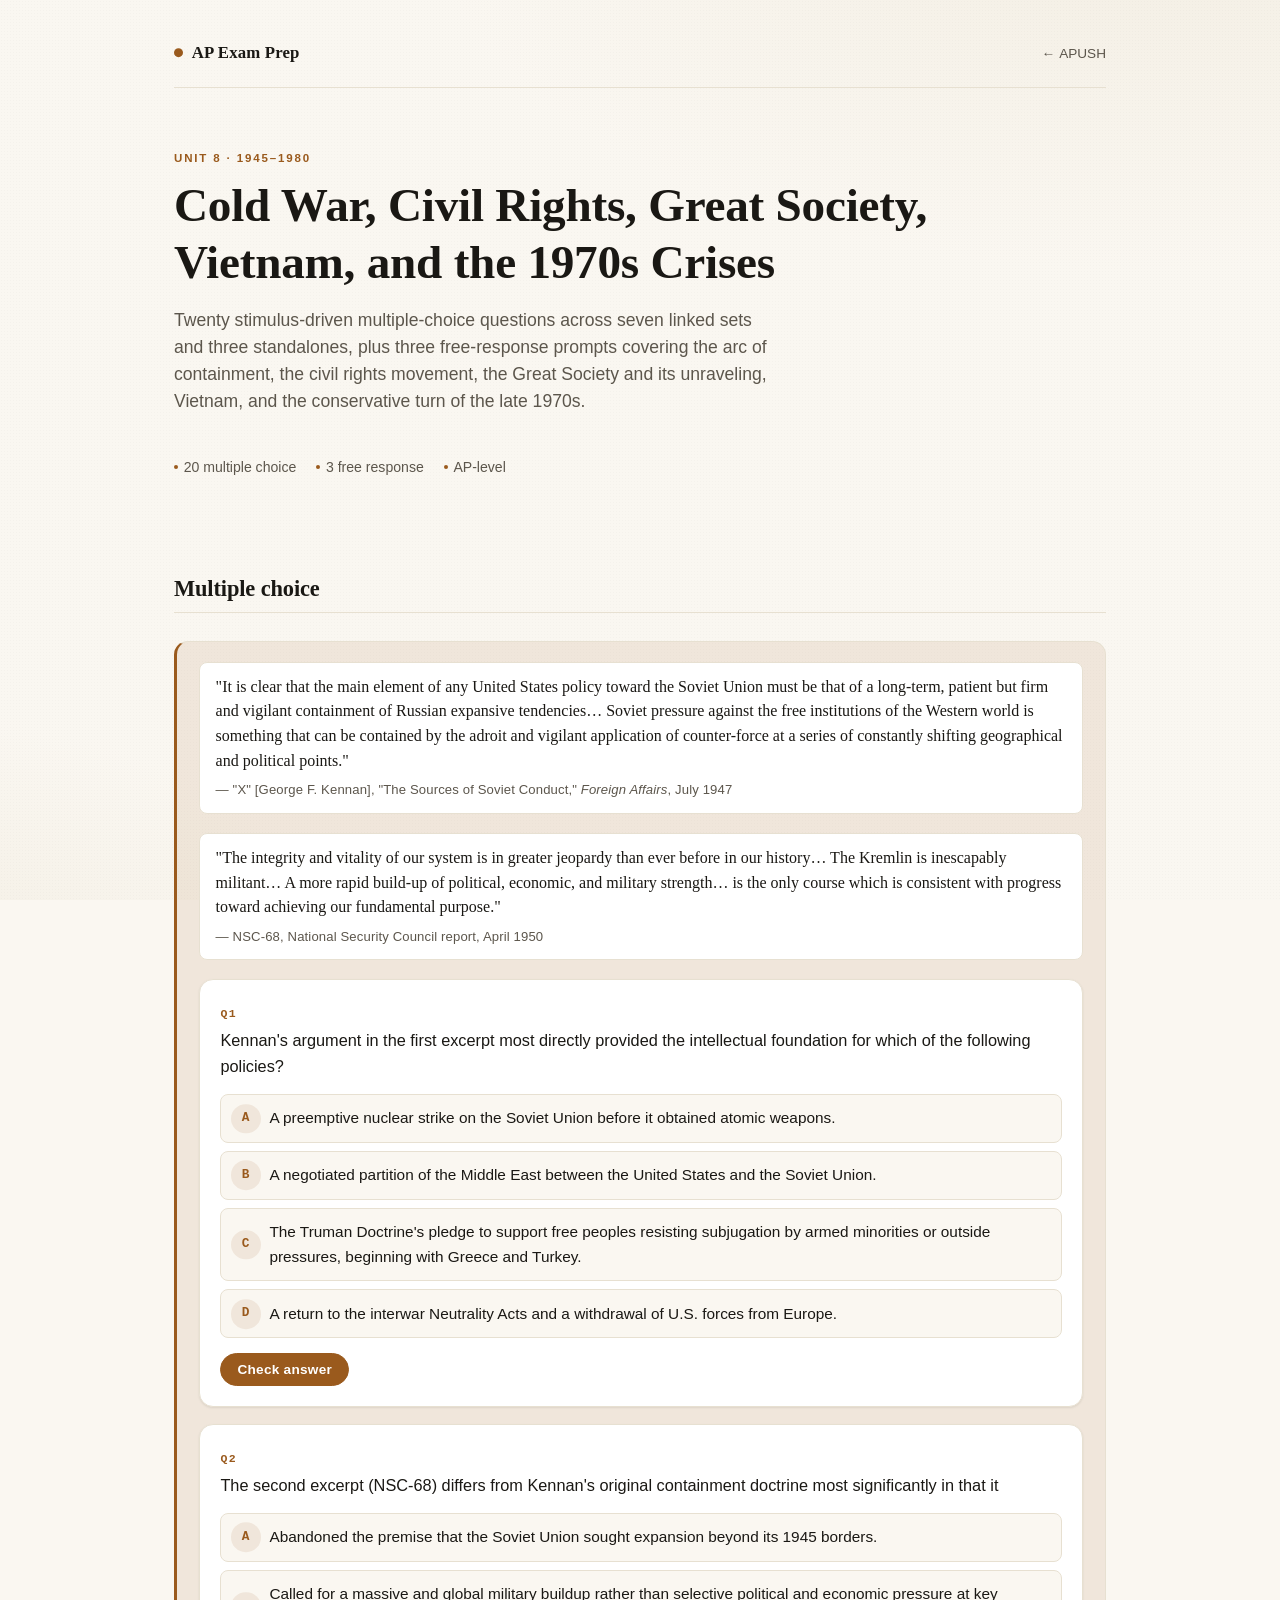
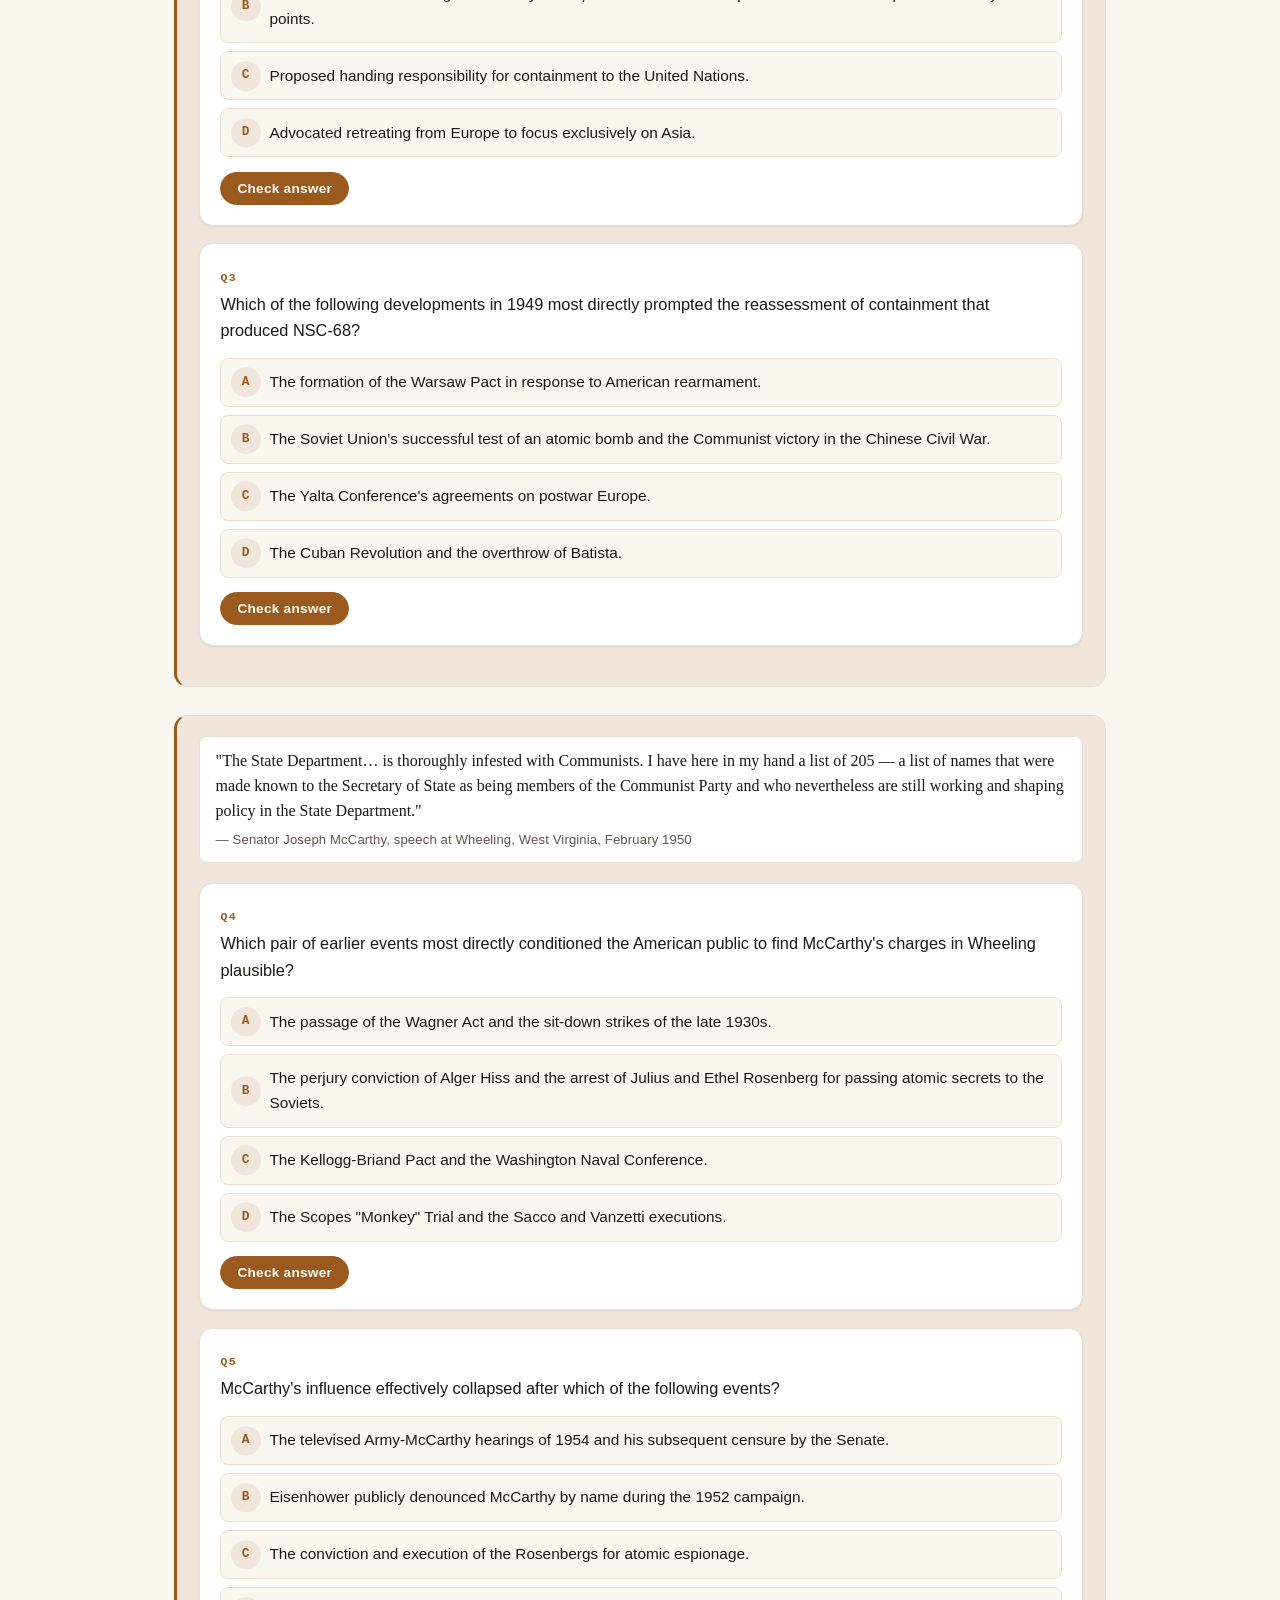
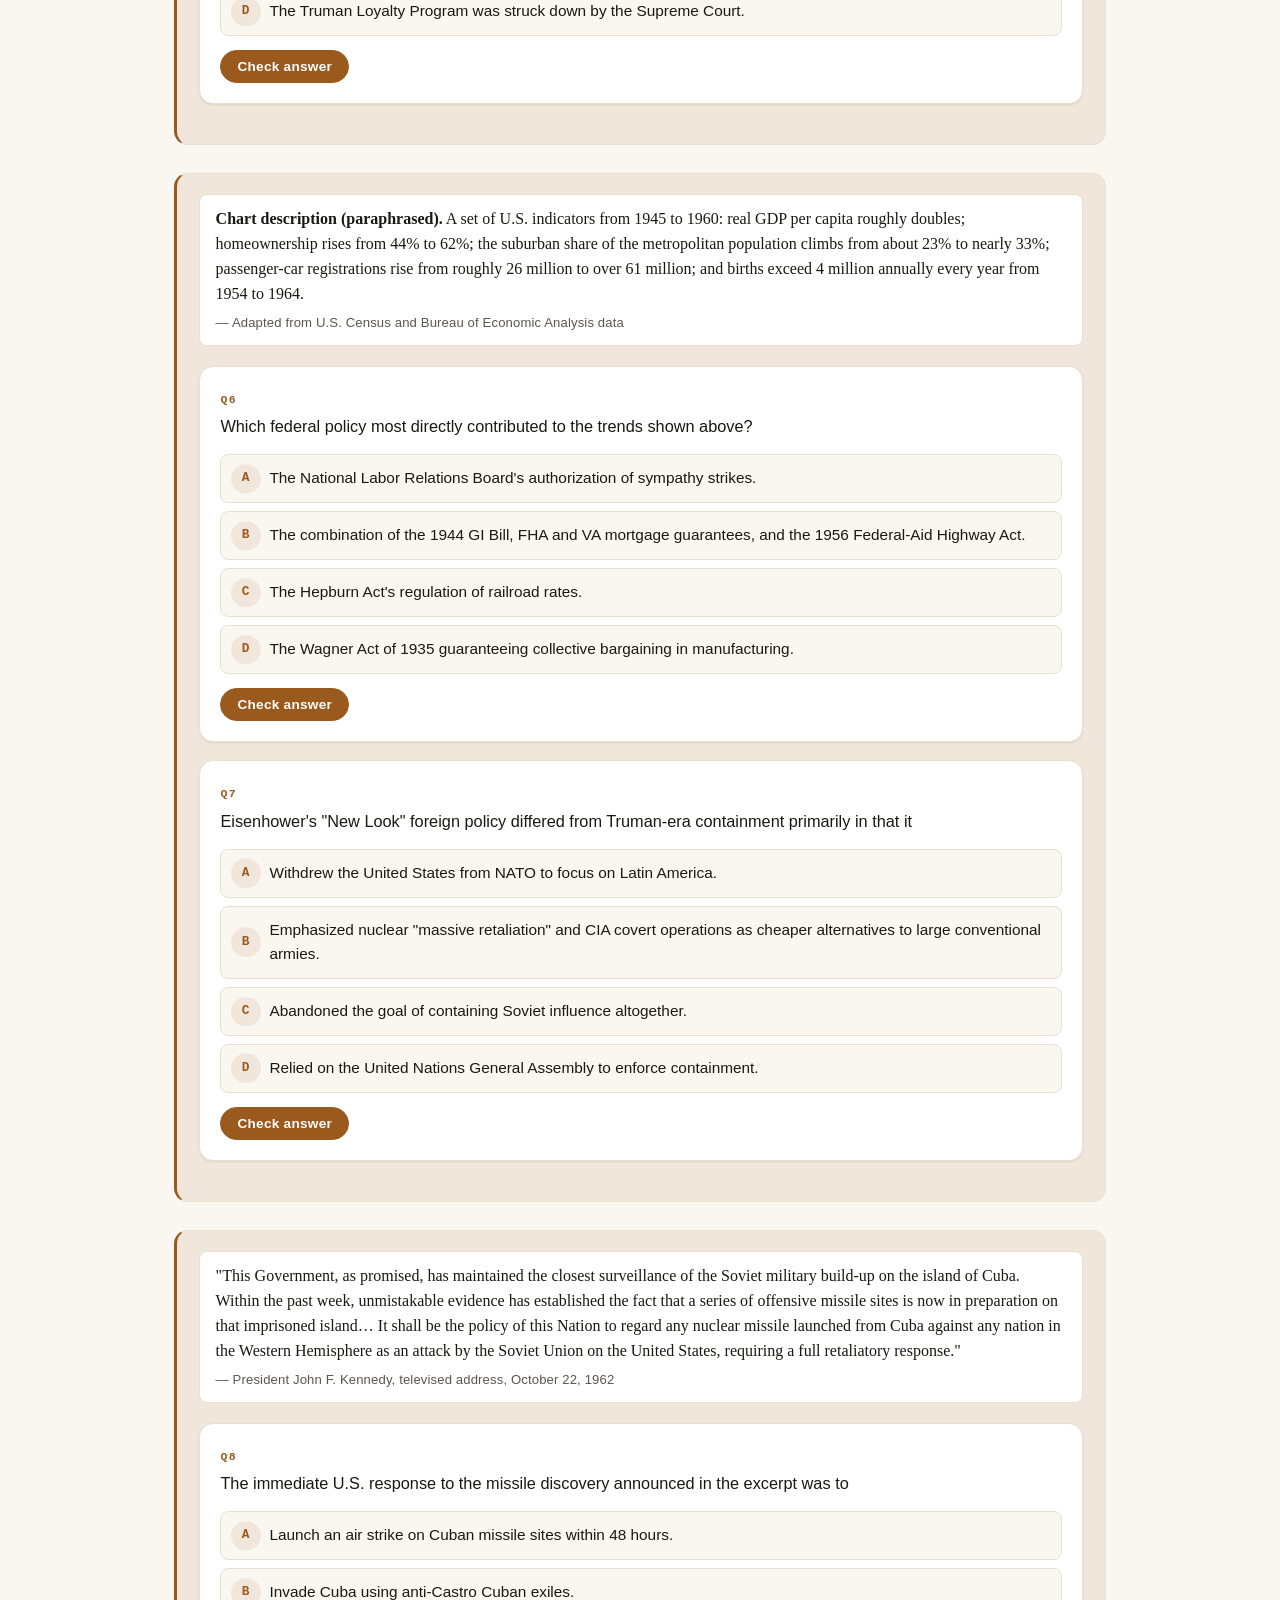
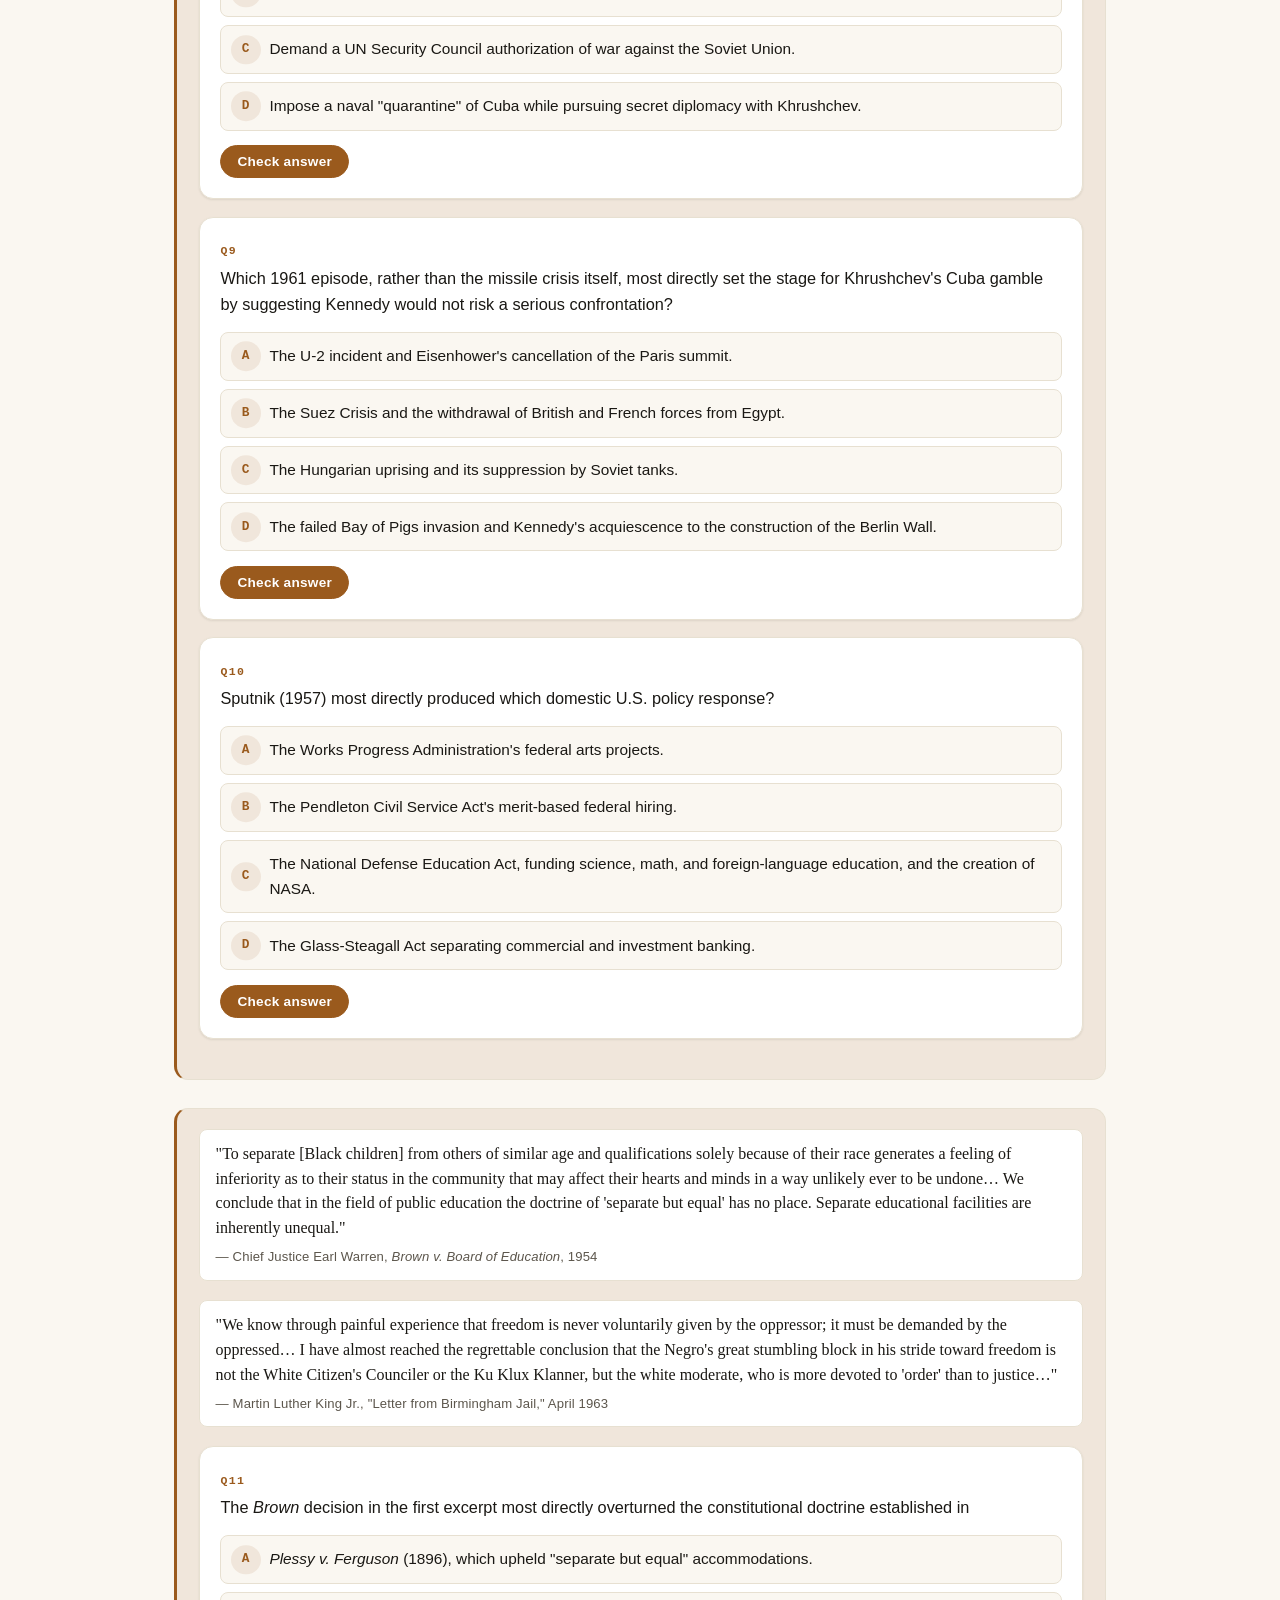
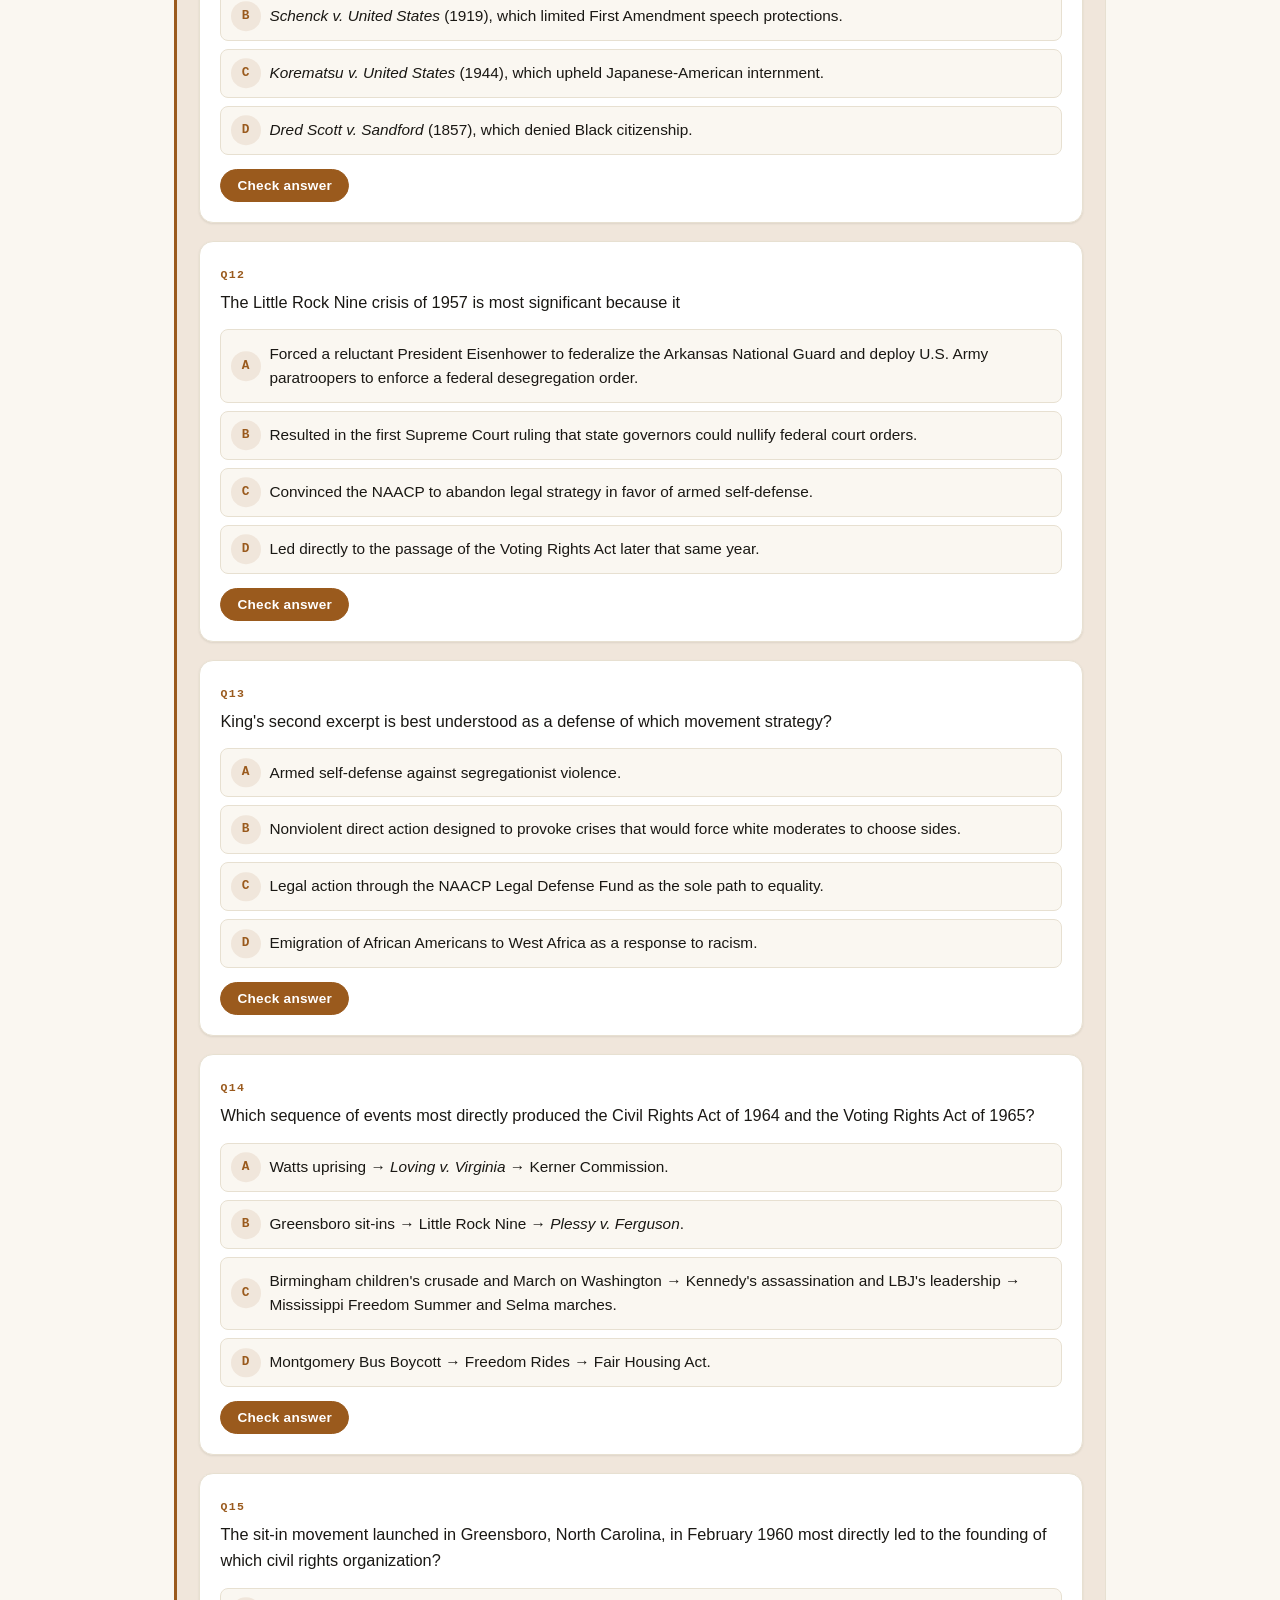
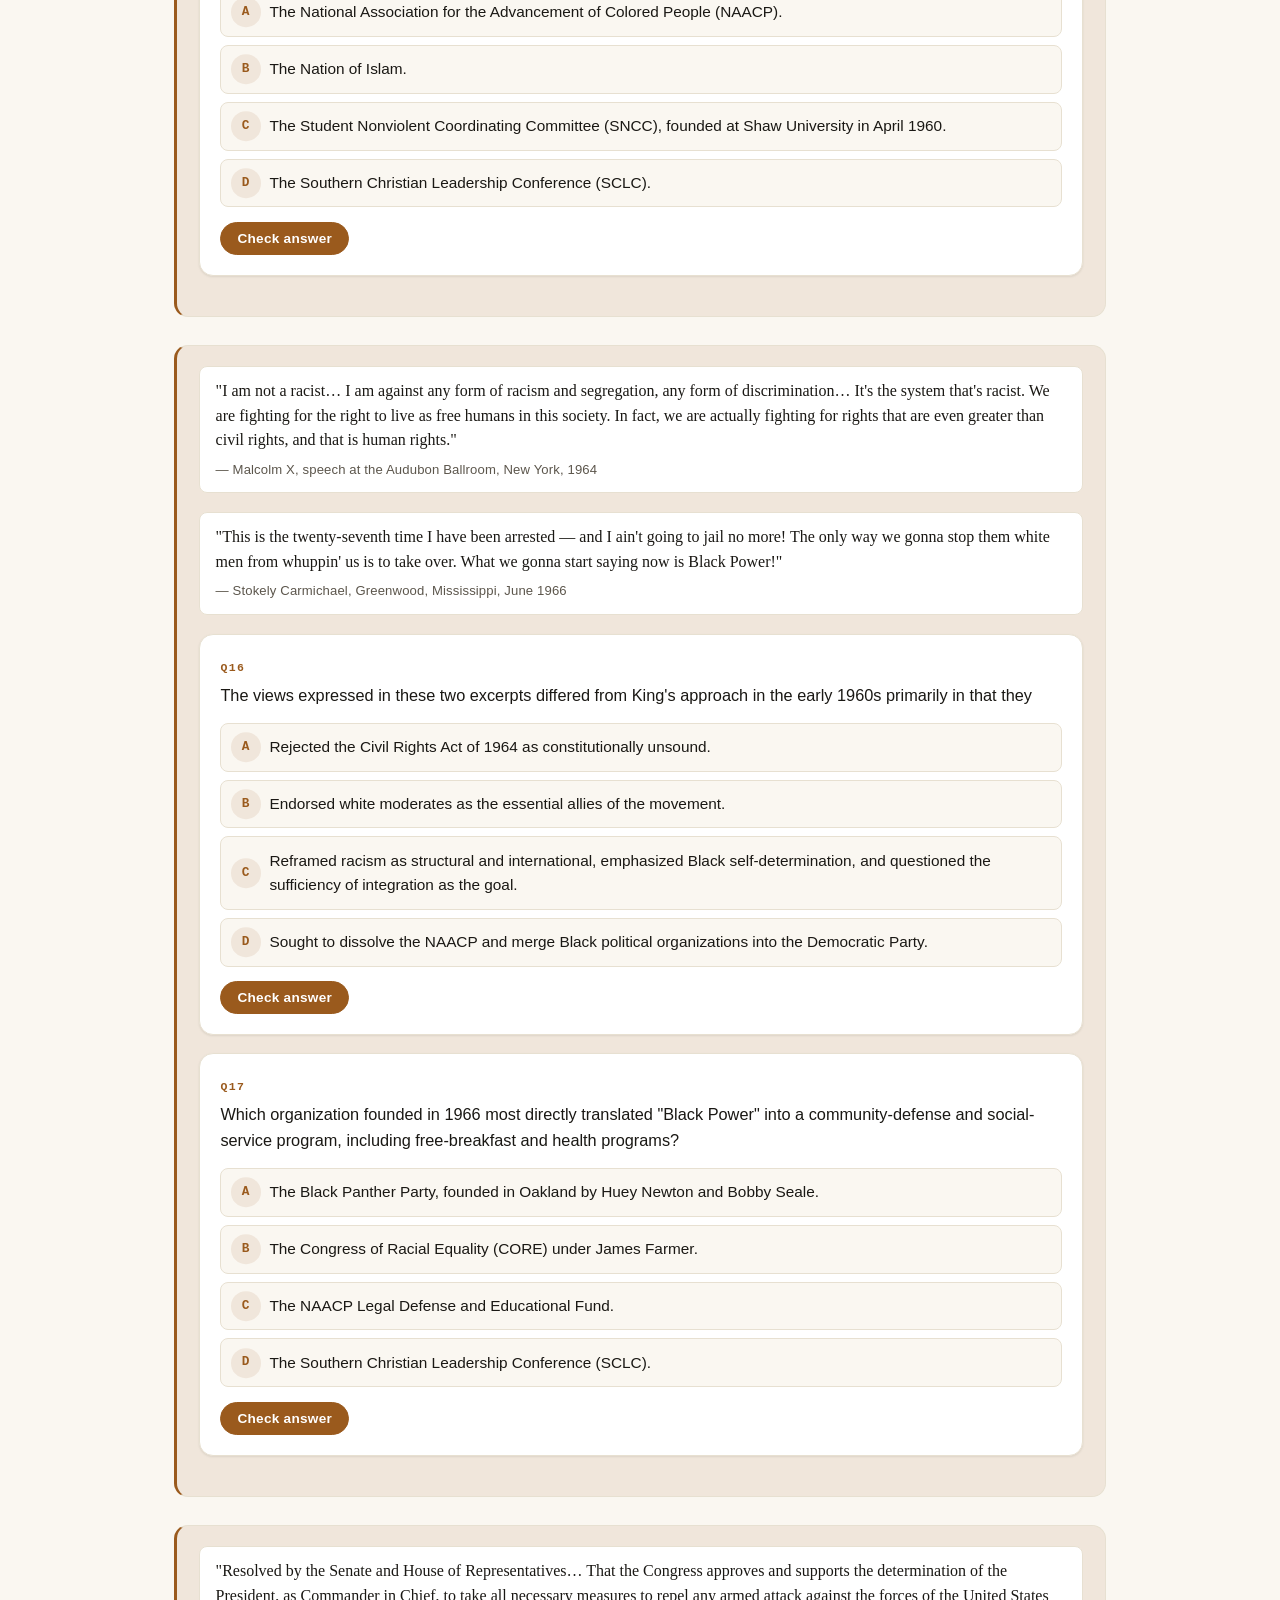
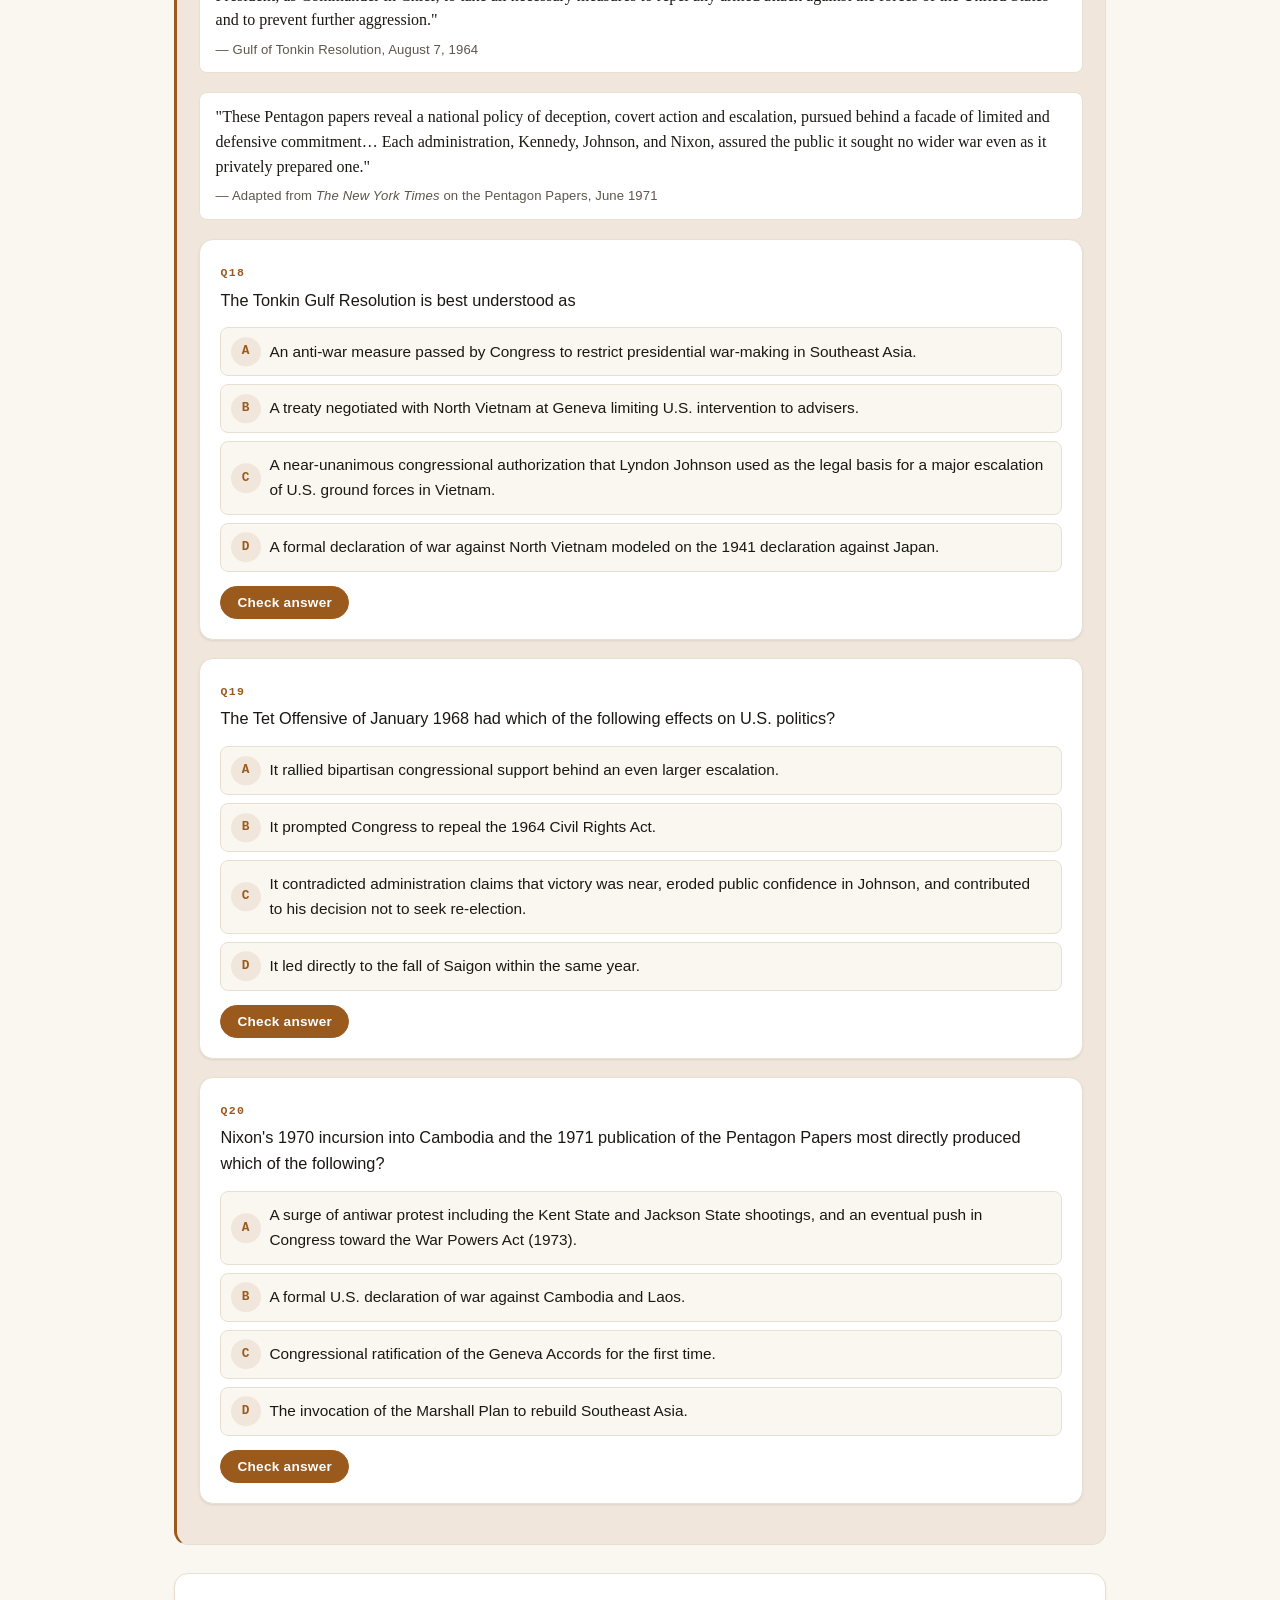
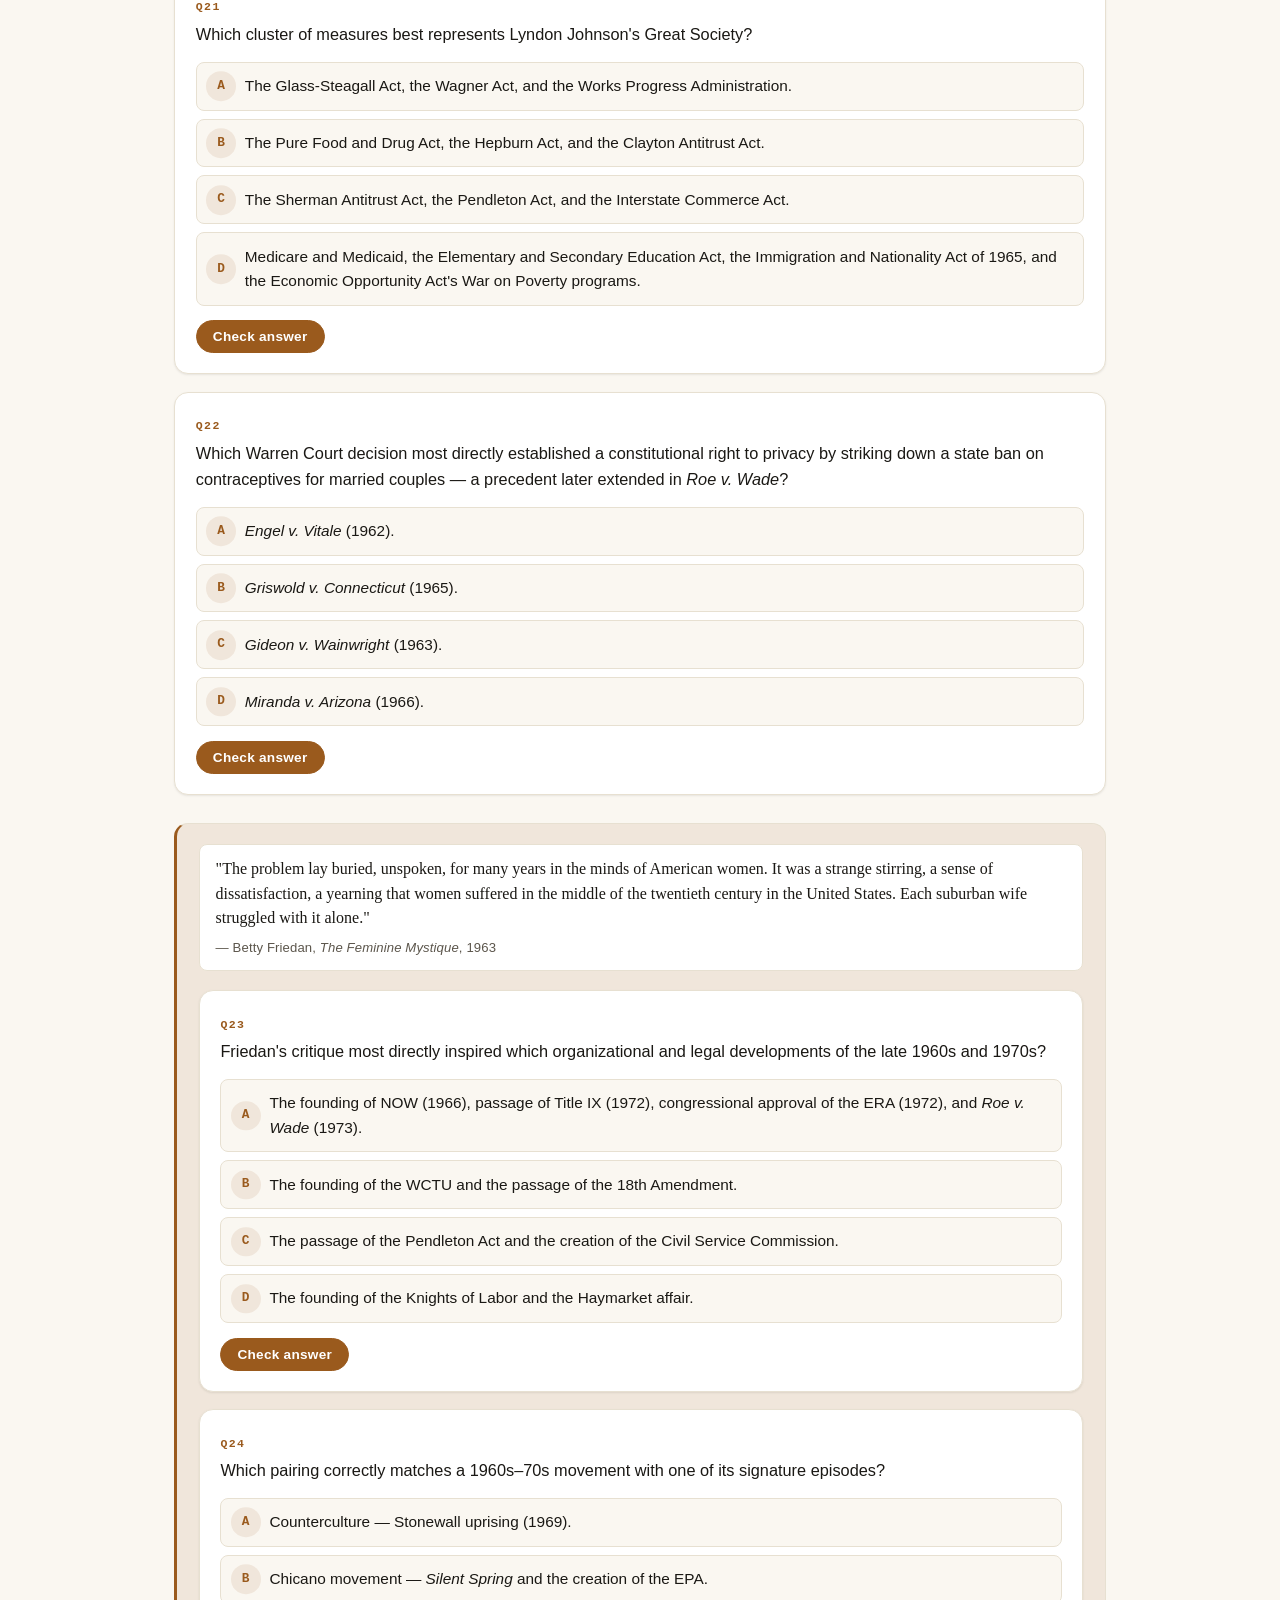
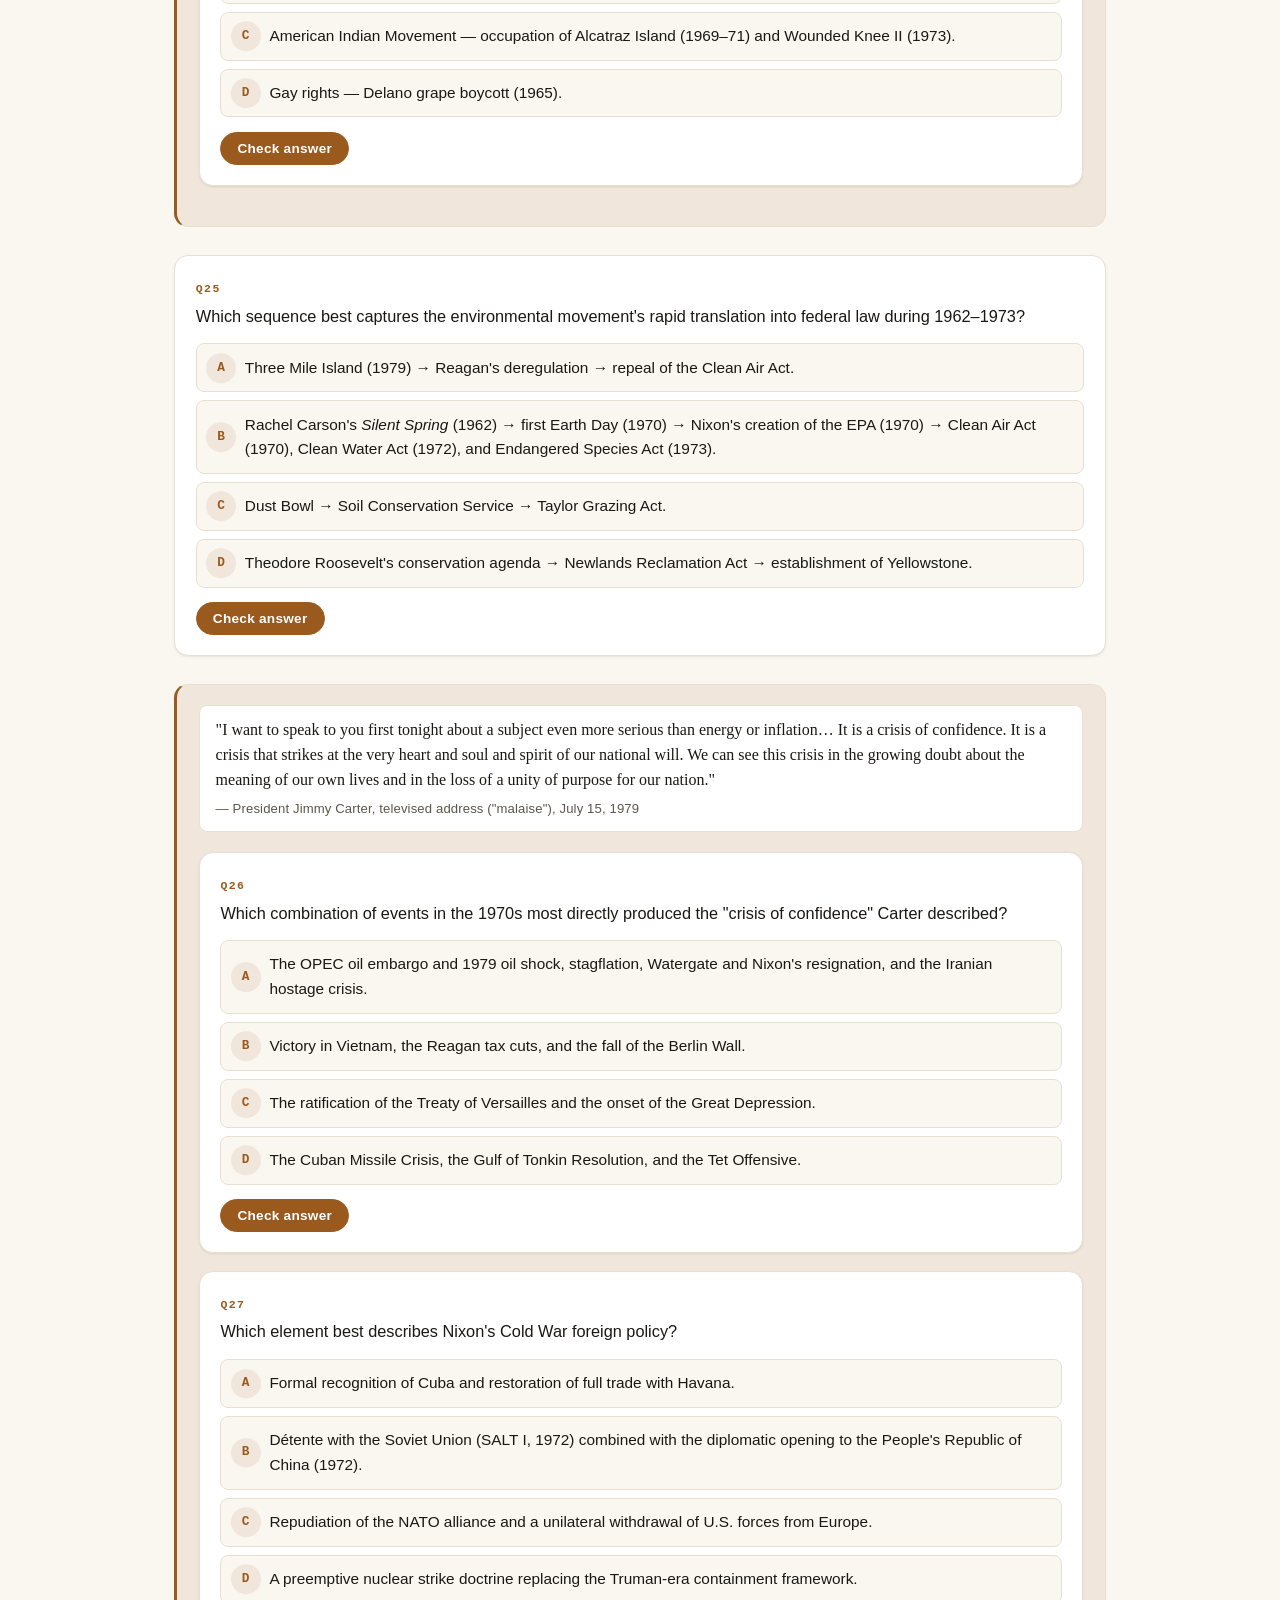
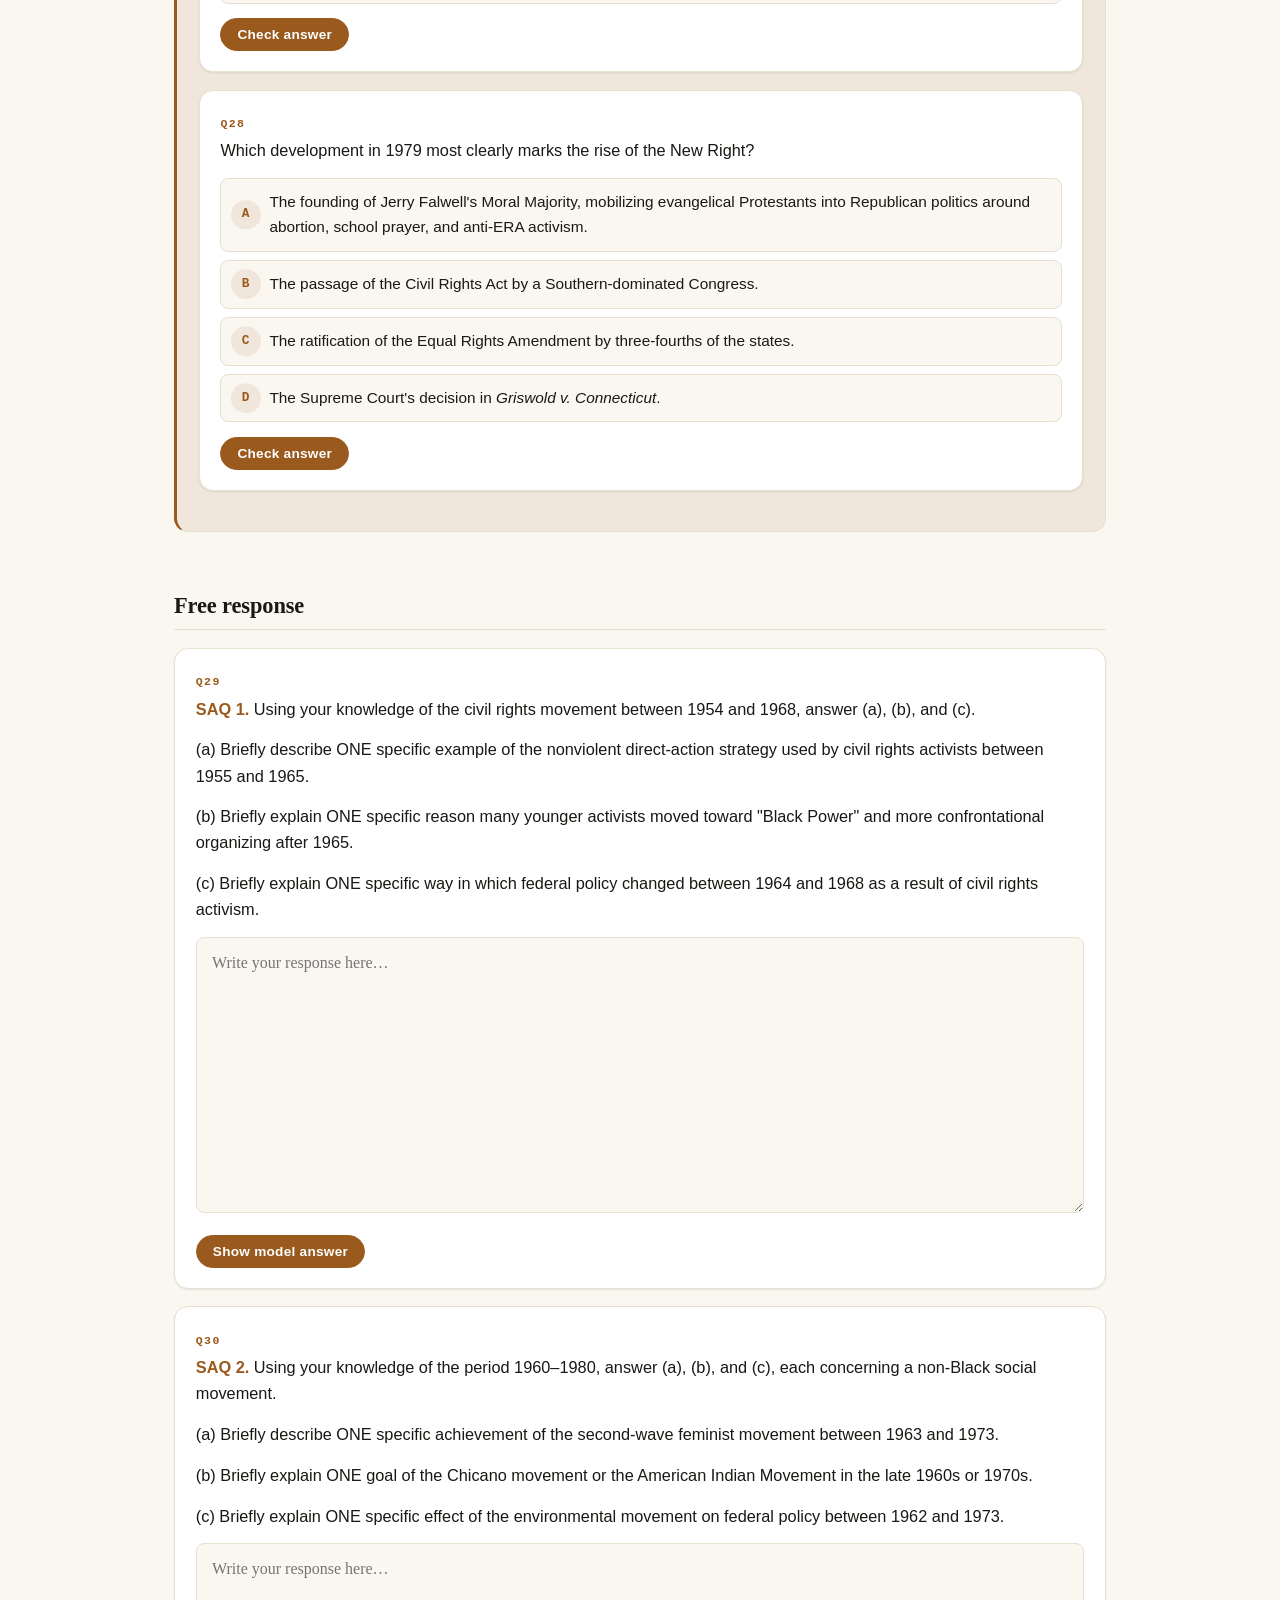
<file: exams/ap-us-history/quizzes/unit-8-cold-war-civil-rights-2026-04-22.html>
<!doctype html>
<html lang="en" class="theme-history">
  <head>
    <meta charset="utf-8" />
    <meta name="viewport" content="width=device-width, initial-scale=1" />
    <title>Unit 8 · Cold War, Civil Rights, and the 1970s · APUSH</title>
    <link rel="stylesheet" href="../../assets/styles.css" />
    <link rel="stylesheet" href="../../assets/quiz.css" />
  </head>
  <body>
    <div class="site">
      <nav class="topnav">
        <a class="brand" href="../../">AP Exam Prep</a>
        <a class="back" href="../">APUSH</a>
      </nav>

      <header class="hero">
        <span class="eyebrow">Unit 8 · 1945–1980</span>
        <h1>Cold War, Civil Rights, Great Society, Vietnam, and the 1970s Crises</h1>
        <p class="lede">Twenty stimulus-driven multiple-choice questions across seven linked sets and three standalones, plus three free-response prompts covering the arc of containment, the civil rights movement, the Great Society and its unraveling, Vietnam, and the conservative turn of the late 1970s.</p>
        <div class="hero-meta">
          <span>20 multiple choice</span>
          <span>3 free response</span>
          <span>AP-level</span>
        </div>
      </header>

      <section class="quiz" aria-label="Multiple choice">
        <h2>Multiple choice</h2>

        <!-- Stimulus group 1: Kennan / NSC-68 / containment origins -->
        <article class="stimulus-group">
          <blockquote class="stimulus">
            <p>"It is clear that the main element of any United States policy toward the Soviet Union must be that of a long-term, patient but firm and vigilant containment of Russian expansive tendencies… Soviet pressure against the free institutions of the Western world is something that can be contained by the adroit and vigilant application of counter-force at a series of constantly shifting geographical and political points."</p>
            <cite>— "X" [George F. Kennan], "The Sources of Soviet Conduct," <em>Foreign Affairs</em>, July 1947</cite>
          </blockquote>
          <blockquote class="stimulus">
            <p>"The integrity and vitality of our system is in greater jeopardy than ever before in our history… The Kremlin is inescapably militant… A more rapid build-up of political, economic, and military strength… is the only course which is consistent with progress toward achieving our fundamental purpose."</p>
            <cite>— NSC-68, National Security Council report, April 1950</cite>
          </blockquote>

          <article class="question mcq" data-qnum="1">
            <p class="prompt">Kennan's argument in the first excerpt most directly provided the intellectual foundation for which of the following policies?</p>
            <ol class="options">
              <li data-correct="false">A preemptive nuclear strike on the Soviet Union before it obtained atomic weapons.</li>
              <li data-correct="true">The Truman Doctrine's pledge to support free peoples resisting subjugation by armed minorities or outside pressures, beginning with Greece and Turkey.</li>
              <li data-correct="false">A return to the interwar Neutrality Acts and a withdrawal of U.S. forces from Europe.</li>
              <li data-correct="false">A negotiated partition of the Middle East between the United States and the Soviet Union.</li>
            </ol>
            <button type="button" class="check">Check answer</button>
            <div class="explanation" hidden>
              <p><strong>Correct:</strong> The Truman Doctrine's pledge to support free peoples resisting subjugation.</p>
              <p>Kennan's "containment" argument translated directly into the Truman Doctrine (March 1947), which first deployed $400 million to Greece and Turkey and became the template for postwar aid. The preemptive-strike option was advocated by some hawks but was never U.S. policy and contradicts Kennan's emphasis on patience and firmness short of war. The Neutrality Acts option is the interwar isolationism containment explicitly replaced. A U.S.-Soviet partition of the Middle East is invented — containment aimed to resist, not negotiate, Soviet expansion.</p>
            </div>
          </article>

          <article class="question mcq" data-qnum="2">
            <p class="prompt">The second excerpt (NSC-68) differs from Kennan's original containment doctrine most significantly in that it</p>
            <ol class="options">
              <li data-correct="true">Called for a massive and global military buildup rather than selective political and economic pressure at key points.</li>
              <li data-correct="false">Abandoned the premise that the Soviet Union sought expansion beyond its 1945 borders.</li>
              <li data-correct="false">Advocated retreating from Europe to focus exclusively on Asia.</li>
              <li data-correct="false">Proposed handing responsibility for containment to the United Nations.</li>
            </ol>
            <button type="button" class="check">Check answer</button>
            <div class="explanation" hidden>
              <p><strong>Correct:</strong> The call for massive, global military buildup rather than selective pressure.</p>
              <p>NSC-68 (Paul Nitze, April 1950) militarized and globalized containment, tripling defense spending after Korea and treating every Communist advance as a threat to U.S. credibility. Kennan himself later complained that this distorted his doctrine. The claim that NSC-68 gave up on Soviet expansion is the opposite of its thesis ("the Kremlin is inescapably militant"). It did not retreat from Europe — NATO was the European pillar of this buildup. Handing containment to the UN is incorrect; the UN had already proven limited by the Soviet veto, and NSC-68 was a U.S. strategic document.</p>
            </div>
          </article>

          <article class="question mcq" data-qnum="3">
            <p class="prompt">Which of the following developments in 1949 most directly prompted the reassessment of containment that produced NSC-68?</p>
            <ol class="options">
              <li data-correct="false">The Yalta Conference's agreements on postwar Europe.</li>
              <li data-correct="true">The Soviet Union's successful test of an atomic bomb and the Communist victory in the Chinese Civil War.</li>
              <li data-correct="false">The formation of the Warsaw Pact in response to American rearmament.</li>
              <li data-correct="false">The Cuban Revolution and the overthrow of Batista.</li>
            </ol>
            <button type="button" class="check">Check answer</button>
            <div class="explanation" hidden>
              <p><strong>Correct:</strong> The Soviet atomic test and the Communist victory in China, both in 1949.</p>
              <p>The "loss of China" to Mao in October 1949 and the Soviet A-bomb test in August 1949 shattered the American nuclear monopoly and made policymakers believe containment needed a far larger military. Yalta is 1945, not a 1949 shock. The Warsaw Pact was not formed until 1955, in response to West German entry into NATO — the causation runs the other way. The Cuban Revolution did not succeed until 1959.</p>
            </div>
          </article>

        </article>

        <!-- Stimulus group 2: McCarthy / Red Scare -->
        <article class="stimulus-group">
          <blockquote class="stimulus">
            <p>"The State Department… is thoroughly infested with Communists. I have here in my hand a list of 205 — a list of names that were made known to the Secretary of State as being members of the Communist Party and who nevertheless are still working and shaping policy in the State Department."</p>
            <cite>— Senator Joseph McCarthy, speech at Wheeling, West Virginia, February 1950</cite>
          </blockquote>

          <article class="question mcq" data-qnum="5">
            <p class="prompt">Which pair of earlier events most directly conditioned the American public to find McCarthy's charges in Wheeling plausible?</p>
            <ol class="options">
              <li data-correct="false">The passage of the Wagner Act and the sit-down strikes of the late 1930s.</li>
              <li data-correct="true">The perjury conviction of Alger Hiss and the arrest of Julius and Ethel Rosenberg for passing atomic secrets to the Soviets.</li>
              <li data-correct="false">The Kellogg-Briand Pact and the Washington Naval Conference.</li>
              <li data-correct="false">The Scopes "Monkey" Trial and the Sacco and Vanzetti executions.</li>
            </ol>
            <button type="button" class="check">Check answer</button>
            <div class="explanation" hidden>
              <p><strong>Correct:</strong> The Hiss conviction and Rosenberg arrest.</p>
              <p>Hiss (former State Department official convicted of perjury in January 1950) and the Rosenbergs (arrested July 1950, executed 1953) framed the political moment: a veteran of Yalta was allegedly a spy, and the Soviet bomb was attributed to atomic espionage. Add HUAC's Hollywood Ten hearings (1947) and Truman's Loyalty Program, and the Wheeling speech landed in fertile ground. Labor legislation and sit-down strikes concerned industrial relations, not espionage. The 1920s arms-control agreements are unrelated. The Scopes trial and Sacco/Vanzetti were 1920s events and belonged to a different political controversy.</p>
            </div>
          </article>

          <article class="question mcq" data-qnum="6">
            <p class="prompt">McCarthy's influence effectively collapsed after which of the following events?</p>
            <ol class="options">
              <li data-correct="false">The Truman Loyalty Program was struck down by the Supreme Court.</li>
              <li data-correct="true">The televised Army-McCarthy hearings of 1954 and his subsequent censure by the Senate.</li>
              <li data-correct="false">The conviction and execution of the Rosenbergs for atomic espionage.</li>
              <li data-correct="false">Eisenhower publicly denounced McCarthy by name during the 1952 campaign.</li>
            </ol>
            <button type="button" class="check">Check answer</button>
            <div class="explanation" hidden>
              <p><strong>Correct:</strong> The Army-McCarthy hearings and the Senate's censure in 1954.</p>
              <p>The 1954 televised hearings (where Joseph Welch demanded, "Have you no sense of decency, sir?") exposed McCarthy's bullying to a national audience; the Senate voted 67–22 to censure him in December 1954 and he died politically irrelevant in 1957. The Supreme Court did not strike down the Loyalty Program. The Rosenberg executions came in 1953 while McCarthy still had power. Eisenhower famously did <em>not</em> publicly denounce McCarthy during the 1952 campaign — he even deleted a defense of George Marshall from a Wisconsin speech — and worked behind the scenes instead.</p>
            </div>
          </article>
        </article>

        <!-- Stimulus group 3: Postwar affluence + Eisenhower -->
        <article class="stimulus-group">
          <blockquote class="stimulus">
            <p><strong>Chart description (paraphrased).</strong> A set of U.S. indicators from 1945 to 1960: real GDP per capita roughly doubles; homeownership rises from 44% to 62%; the suburban share of the metropolitan population climbs from about 23% to nearly 33%; passenger-car registrations rise from roughly 26 million to over 61 million; and births exceed 4 million annually every year from 1954 to 1964.</p>
            <cite>— Adapted from U.S. Census and Bureau of Economic Analysis data</cite>
          </blockquote>

          <article class="question mcq" data-qnum="7">
            <p class="prompt">Which federal policy most directly contributed to the trends shown above?</p>
            <ol class="options">
              <li data-correct="false">The Wagner Act of 1935 guaranteeing collective bargaining in manufacturing.</li>
              <li data-correct="true">The combination of the 1944 GI Bill, FHA and VA mortgage guarantees, and the 1956 Federal-Aid Highway Act.</li>
              <li data-correct="false">The Hepburn Act's regulation of railroad rates.</li>
              <li data-correct="false">The National Labor Relations Board's authorization of sympathy strikes.</li>
            </ol>
            <button type="button" class="check">Check answer</button>
            <div class="explanation" hidden>
              <p><strong>Correct:</strong> The GI Bill, federally backed mortgages, and the Interstate Highway Act.</p>
              <p>The GI Bill (1944) paid for veterans' tuition and subsidized home loans; FHA and VA guarantees made long-term low-down-payment mortgages standard; the Interstate Highway Act (1956) financed the freeway network that made auto-commuter suburbs like Levittown viable. The Wagner Act predates the period and concerns labor organizing, not housing or highways. The Hepburn Act is 1906 Progressive-era railroad regulation. Sympathy-strike authorization is fictional — the Taft-Hartley Act (1947) restricted, not expanded, such strikes.</p>
            </div>
          </article>

          <article class="question mcq" data-qnum="9">
            <p class="prompt">Eisenhower's "New Look" foreign policy differed from Truman-era containment primarily in that it</p>
            <ol class="options">
              <li data-correct="false">Abandoned the goal of containing Soviet influence altogether.</li>
              <li data-correct="true">Emphasized nuclear "massive retaliation" and CIA covert operations as cheaper alternatives to large conventional armies.</li>
              <li data-correct="false">Withdrew the United States from NATO to focus on Latin America.</li>
              <li data-correct="false">Relied on the United Nations General Assembly to enforce containment.</li>
            </ol>
            <button type="button" class="check">Check answer</button>
            <div class="explanation" hidden>
              <p><strong>Correct:</strong> Massive retaliation and CIA covert operations as cheaper substitutes for large conventional forces.</p>
              <p>Dulles's "New Look" (1953) threatened nuclear retaliation to deter conventional aggression and leaned on CIA covert action — Iran 1953 (Mossadegh) and Guatemala 1954 (Árbenz) — to cut defense spending ("more bang for the buck"). Eisenhower did not abandon containment; he intensified it cheaply. He strengthened NATO, not withdrew from it. The UN route was closed by the Soviet veto and was not a New Look feature.</p>
            </div>
          </article>
        </article>

        <!-- Stimulus group 4: Cuban Missile Crisis / Sputnik / Berlin Wall -->
        <article class="stimulus-group">
          <blockquote class="stimulus">
            <p>"This Government, as promised, has maintained the closest surveillance of the Soviet military build-up on the island of Cuba. Within the past week, unmistakable evidence has established the fact that a series of offensive missile sites is now in preparation on that imprisoned island… It shall be the policy of this Nation to regard any nuclear missile launched from Cuba against any nation in the Western Hemisphere as an attack by the Soviet Union on the United States, requiring a full retaliatory response."</p>
            <cite>— President John F. Kennedy, televised address, October 22, 1962</cite>
          </blockquote>

          <article class="question mcq" data-qnum="10">
            <p class="prompt">The immediate U.S. response to the missile discovery announced in the excerpt was to</p>
            <ol class="options">
              <li data-correct="false">Launch an air strike on Cuban missile sites within 48 hours.</li>
              <li data-correct="true">Impose a naval "quarantine" of Cuba while pursuing secret diplomacy with Khrushchev.</li>
              <li data-correct="false">Invade Cuba using anti-Castro Cuban exiles.</li>
              <li data-correct="false">Demand a UN Security Council authorization of war against the Soviet Union.</li>
            </ol>
            <button type="button" class="check">Check answer</button>
            <div class="explanation" hidden>
              <p><strong>Correct:</strong> A naval quarantine paired with back-channel diplomacy.</p>
              <p>Kennedy deliberately rejected the air-strike option his Joint Chiefs preferred in favor of a "quarantine" (avoiding the legal word "blockade") and private negotiation, which produced the deal: Soviet missiles out of Cuba, quiet U.S. removal of Jupiter missiles from Turkey, and a non-invasion pledge. An invasion with exiles was the failed Bay of Pigs operation of 1961, not the 1962 response. Kennedy did not seek a UN war authorization; the Soviet veto would have blocked it.</p>
            </div>
          </article>

          <article class="question mcq" data-qnum="11">
            <p class="prompt">Which 1961 episode, rather than the missile crisis itself, most directly set the stage for Khrushchev's Cuba gamble by suggesting Kennedy would not risk a serious confrontation?</p>
            <ol class="options">
              <li data-correct="true">The failed Bay of Pigs invasion and Kennedy's acquiescence to the construction of the Berlin Wall.</li>
              <li data-correct="false">The U-2 incident and Eisenhower's cancellation of the Paris summit.</li>
              <li data-correct="false">The Suez Crisis and the withdrawal of British and French forces from Egypt.</li>
              <li data-correct="false">The Hungarian uprising and its suppression by Soviet tanks.</li>
            </ol>
            <button type="button" class="check">Check answer</button>
            <div class="explanation" hidden>
              <p><strong>Correct:</strong> The Bay of Pigs fiasco and the Berlin Wall.</p>
              <p>The April 1961 Bay of Pigs failure and Kennedy's refusal to intervene when East Germany walled off Berlin in August 1961 persuaded Khrushchev that the new U.S. president could be pushed around, emboldening the 1962 missile deployment. The U-2 incident (1960) and Suez Crisis (1956) predate Kennedy's presidency. The Hungarian uprising (1956) was suppressed under Eisenhower and did not shape 1962 U.S.-Soviet psychology.</p>
            </div>
          </article>

          <article class="question mcq" data-qnum="12">
            <p class="prompt">Sputnik (1957) most directly produced which domestic U.S. policy response?</p>
            <ol class="options">
              <li data-correct="false">The Pendleton Civil Service Act's merit-based federal hiring.</li>
              <li data-correct="true">The National Defense Education Act, funding science, math, and foreign-language education, and the creation of NASA.</li>
              <li data-correct="false">The Works Progress Administration's federal arts projects.</li>
              <li data-correct="false">The Glass-Steagall Act separating commercial and investment banking.</li>
            </ol>
            <button type="button" class="check">Check answer</button>
            <div class="explanation" hidden>
              <p><strong>Correct:</strong> The National Defense Education Act (NDEA) and the founding of NASA.</p>
              <p>The 1957 Soviet satellite generated a panic about "falling behind" in science and prompted the NDEA (1958) and NASA (1958), setting up the space race that would culminate in Apollo 11 (1969). Pendleton (1883) predates the Cold War entirely. The WPA was a New Deal relief program. Glass-Steagall was a 1933 banking reform. None are plausible responses to Sputnik.</p>
            </div>
          </article>
        </article>

        <!-- Stimulus group 5: Civil rights — Brown / Little Rock / Birmingham -->
        <article class="stimulus-group">
          <blockquote class="stimulus">
            <p>"To separate [Black children] from others of similar age and qualifications solely because of their race generates a feeling of inferiority as to their status in the community that may affect their hearts and minds in a way unlikely ever to be undone… We conclude that in the field of public education the doctrine of 'separate but equal' has no place. Separate educational facilities are inherently unequal."</p>
            <cite>— Chief Justice Earl Warren, <em>Brown v. Board of Education</em>, 1954</cite>
          </blockquote>
          <blockquote class="stimulus">
            <p>"We know through painful experience that freedom is never voluntarily given by the oppressor; it must be demanded by the oppressed… I have almost reached the regrettable conclusion that the Negro's great stumbling block in his stride toward freedom is not the White Citizen's Counciler or the Ku Klux Klanner, but the white moderate, who is more devoted to 'order' than to justice…"</p>
            <cite>— Martin Luther King Jr., "Letter from Birmingham Jail," April 1963</cite>
          </blockquote>

          <article class="question mcq" data-qnum="13">
            <p class="prompt">The <em>Brown</em> decision in the first excerpt most directly overturned the constitutional doctrine established in</p>
            <ol class="options">
              <li data-correct="false"><em>Dred Scott v. Sandford</em> (1857), which denied Black citizenship.</li>
              <li data-correct="true"><em>Plessy v. Ferguson</em> (1896), which upheld "separate but equal" accommodations.</li>
              <li data-correct="false"><em>Schenck v. United States</em> (1919), which limited First Amendment speech protections.</li>
              <li data-correct="false"><em>Korematsu v. United States</em> (1944), which upheld Japanese-American internment.</li>
            </ol>
            <button type="button" class="check">Check answer</button>
            <div class="explanation" hidden>
              <p><strong>Correct:</strong> <em>Plessy v. Ferguson</em>.</p>
              <p><em>Brown</em> explicitly rejected the "separate but equal" doctrine announced in <em>Plessy</em> (1896). <em>Dred Scott</em> had been superseded by the 14th Amendment itself in 1868. <em>Schenck</em> concerned wartime speech, unrelated to segregation. <em>Korematsu</em> concerned race-based wartime detention and was not the segregation precedent <em>Brown</em> addressed.</p>
            </div>
          </article>

          <article class="question mcq" data-qnum="14">
            <p class="prompt">The Little Rock Nine crisis of 1957 is most significant because it</p>
            <ol class="options">
              <li data-correct="true">Forced a reluctant President Eisenhower to federalize the Arkansas National Guard and deploy U.S. Army paratroopers to enforce a federal desegregation order.</li>
              <li data-correct="false">Resulted in the first Supreme Court ruling that state governors could nullify federal court orders.</li>
              <li data-correct="false">Led directly to the passage of the Voting Rights Act later that same year.</li>
              <li data-correct="false">Convinced the NAACP to abandon legal strategy in favor of armed self-defense.</li>
            </ol>
            <button type="button" class="check">Check answer</button>
            <div class="explanation" hidden>
              <p><strong>Correct:</strong> Eisenhower federalized the Arkansas Guard and sent the 101st Airborne to Central High.</p>
              <p>Governor Orval Faubus used the state Guard to block the nine students; Eisenhower responded in September 1957 by federalizing the Guard and deploying U.S. Army paratroopers — the first such federal deployment to enforce civil rights since Reconstruction. The Court rejected nullification in <em>Cooper v. Aaron</em> (1958). The Voting Rights Act came in 1965, not 1957 (the 1957 Civil Rights Act was a weaker earlier measure). The NAACP continued its legal strategy; armed self-defense is a conflation with Deacons for Defense or the later Black Panthers.</p>
            </div>
          </article>

          <article class="question mcq" data-qnum="15">
            <p class="prompt">King's second excerpt is best understood as a defense of which movement strategy?</p>
            <ol class="options">
              <li data-correct="false">Legal action through the NAACP Legal Defense Fund as the sole path to equality.</li>
              <li data-correct="true">Nonviolent direct action designed to provoke crises that would force white moderates to choose sides.</li>
              <li data-correct="false">Armed self-defense against segregationist violence.</li>
              <li data-correct="false">Emigration of African Americans to West Africa as a response to racism.</li>
            </ol>
            <button type="button" class="check">Check answer</button>
            <div class="explanation" hidden>
              <p><strong>Correct:</strong> Nonviolent direct action that deliberately creates crises and confronts white moderates.</p>
              <p>King's SCLC strategy — developed in Montgomery and applied in Birmingham — used disciplined nonviolence to generate public tension that moderate whites could no longer ignore; the letter's target is explicitly the "white moderate" who prefers order to justice. Sole reliance on legal action was the earlier NAACP approach King argued was too slow. Armed self-defense is the stance of Malcolm X and later the Black Panthers, not King. Emigration to Africa is the Garveyite program of the 1920s, not King's 1963 argument.</p>
            </div>
          </article>

          <article class="question mcq" data-qnum="16">
            <p class="prompt">Which sequence of events most directly produced the Civil Rights Act of 1964 and the Voting Rights Act of 1965?</p>
            <ol class="options">
              <li data-correct="false">Montgomery Bus Boycott → Freedom Rides → Fair Housing Act.</li>
              <li data-correct="true">Birmingham children's crusade and March on Washington → Kennedy's assassination and LBJ's leadership → Mississippi Freedom Summer and Selma marches.</li>
              <li data-correct="false">Greensboro sit-ins → Little Rock Nine → <em>Plessy v. Ferguson</em>.</li>
              <li data-correct="false">Watts uprising → <em>Loving v. Virginia</em> → Kerner Commission.</li>
            </ol>
            <button type="button" class="check">Check answer</button>
            <div class="explanation" hidden>
              <p><strong>Correct:</strong> Birmingham and the March on Washington → JFK's death and LBJ → Freedom Summer and Selma.</p>
              <p>Birmingham (spring 1963) and the August 1963 March produced Kennedy's civil rights bill, which LBJ pushed through in July 1964 after JFK's assassination. Freedom Summer (1964) and Selma (March 1965) generated the political moment for the Voting Rights Act in August 1965. The first option jumbles the chronology and places the Fair Housing Act (1968) before the 1964/1965 laws. The Little Rock option places <em>Plessy</em> (1896) after events of the 1950s–60s. The Watts option describes 1965–68 aftermath events, not causes of the 1964/1965 acts.</p>
            </div>
          </article>

          <article class="question mcq" data-qnum="17">
            <p class="prompt">The sit-in movement launched in Greensboro, North Carolina, in February 1960 most directly led to the founding of which civil rights organization?</p>
            <ol class="options">
              <li data-correct="false">The Southern Christian Leadership Conference (SCLC).</li>
              <li data-correct="true">The Student Nonviolent Coordinating Committee (SNCC), founded at Shaw University in April 1960.</li>
              <li data-correct="false">The National Association for the Advancement of Colored People (NAACP).</li>
              <li data-correct="false">The Nation of Islam.</li>
            </ol>
            <button type="button" class="check">Check answer</button>
            <div class="explanation" hidden>
              <p><strong>Correct:</strong> The Student Nonviolent Coordinating Committee (SNCC).</p>
              <p>Ella Baker convened student sit-in leaders at Shaw University in April 1960, producing SNCC — the organization that would lead Freedom Summer and, under Carmichael, the turn to Black Power. SCLC was founded by King in 1957 after Montgomery. The NAACP dates to 1909. The Nation of Islam dates to 1930 and was not a product of the sit-ins.</p>
            </div>
          </article>
        </article>

        <!-- Stimulus group 6: Black Power / Malcolm X -->
        <article class="stimulus-group">
          <blockquote class="stimulus">
            <p>"I am not a racist… I am against any form of racism and segregation, any form of discrimination… It's the system that's racist. We are fighting for the right to live as free humans in this society. In fact, we are actually fighting for rights that are even greater than civil rights, and that is human rights."</p>
            <cite>— Malcolm X, speech at the Audubon Ballroom, New York, 1964</cite>
          </blockquote>
          <blockquote class="stimulus">
            <p>"This is the twenty-seventh time I have been arrested — and I ain't going to jail no more! The only way we gonna stop them white men from whuppin' us is to take over. What we gonna start saying now is Black Power!"</p>
            <cite>— Stokely Carmichael, Greenwood, Mississippi, June 1966</cite>
          </blockquote>

          <article class="question mcq" data-qnum="18">
            <p class="prompt">The views expressed in these two excerpts differed from King's approach in the early 1960s primarily in that they</p>
            <ol class="options">
              <li data-correct="false">Rejected the Civil Rights Act of 1964 as constitutionally unsound.</li>
              <li data-correct="true">Reframed racism as structural and international, emphasized Black self-determination, and questioned the sufficiency of integration as the goal.</li>
              <li data-correct="false">Endorsed white moderates as the essential allies of the movement.</li>
              <li data-correct="false">Sought to dissolve the NAACP and merge Black political organizations into the Democratic Party.</li>
            </ol>
            <button type="button" class="check">Check answer</button>
            <div class="explanation" hidden>
              <p><strong>Correct:</strong> Structural and international framing of racism, Black self-determination, and skepticism of integration alone.</p>
              <p>Malcolm X shifted late in life toward a global human-rights framing while continuing to emphasize Black self-respect and self-defense; Carmichael's "Black Power" moved SNCC toward Black-led institutions and community control. Neither opposed the Civil Rights Act on constitutional grounds. Both were openly skeptical of white moderates — the opposite of the endorsement option. Neither called to dissolve the NAACP or merge into the Democratic Party; Carmichael in particular promoted independent Black political organization.</p>
            </div>
          </article>

          <article class="question mcq" data-qnum="19">
            <p class="prompt">Which organization founded in 1966 most directly translated "Black Power" into a community-defense and social-service program, including free-breakfast and health programs?</p>
            <ol class="options">
              <li data-correct="false">The Southern Christian Leadership Conference (SCLC).</li>
              <li data-correct="true">The Black Panther Party, founded in Oakland by Huey Newton and Bobby Seale.</li>
              <li data-correct="false">The Congress of Racial Equality (CORE) under James Farmer.</li>
              <li data-correct="false">The NAACP Legal Defense and Educational Fund.</li>
            </ol>
            <button type="button" class="check">Check answer</button>
            <div class="explanation" hidden>
              <p><strong>Correct:</strong> The Black Panther Party.</p>
              <p>The Panthers combined armed "copwatching," a Ten-Point Program, and social programs (free breakfast, community clinics) that made them a cultural touchstone of Black Power. SCLC was King's nonviolent organization, which Black Power partly rejected. CORE had a different lineage (Freedom Rides, interracial direct action). The NAACP LDF pursued litigation and did not run breakfast programs.</p>
            </div>
          </article>
        </article>

        <!-- Stimulus group 7: Vietnam escalation + Tet + Pentagon Papers -->
        <article class="stimulus-group">
          <blockquote class="stimulus">
            <p>"Resolved by the Senate and House of Representatives… That the Congress approves and supports the determination of the President, as Commander in Chief, to take all necessary measures to repel any armed attack against the forces of the United States and to prevent further aggression."</p>
            <cite>— Gulf of Tonkin Resolution, August 7, 1964</cite>
          </blockquote>
          <blockquote class="stimulus">
            <p>"These Pentagon papers reveal a national policy of deception, covert action and escalation, pursued behind a facade of limited and defensive commitment… Each administration, Kennedy, Johnson, and Nixon, assured the public it sought no wider war even as it privately prepared one."</p>
            <cite>— Adapted from <em>The New York Times</em> on the Pentagon Papers, June 1971</cite>
          </blockquote>

          <article class="question mcq" data-qnum="20">
            <p class="prompt">The Tonkin Gulf Resolution is best understood as</p>
            <ol class="options">
              <li data-correct="true">A near-unanimous congressional authorization that Lyndon Johnson used as the legal basis for a major escalation of U.S. ground forces in Vietnam.</li>
              <li data-correct="false">A formal declaration of war against North Vietnam modeled on the 1941 declaration against Japan.</li>
              <li data-correct="false">An anti-war measure passed by Congress to restrict presidential war-making in Southeast Asia.</li>
              <li data-correct="false">A treaty negotiated with North Vietnam at Geneva limiting U.S. intervention to advisers.</li>
            </ol>
            <button type="button" class="check">Check answer</button>
            <div class="explanation" hidden>
              <p><strong>Correct:</strong> A congressional authorization Johnson used to escalate without a formal declaration of war.</p>
              <p>The resolution passed 88–2 in the Senate and unanimously in the House and became Johnson's legal cover for Operation Rolling Thunder (1965) and the commitment of hundreds of thousands of ground troops. It was not a declaration of war (none was ever issued) and it expanded, not restricted, presidential war power — the restriction would come with the 1973 War Powers Act. The Geneva Accords (1954) preceded major U.S. involvement and dealt with the partition of Vietnam.</p>
            </div>
          </article>

          <article class="question mcq" data-qnum="21">
            <p class="prompt">The Tet Offensive of January 1968 had which of the following effects on U.S. politics?</p>
            <ol class="options">
              <li data-correct="false">It rallied bipartisan congressional support behind an even larger escalation.</li>
              <li data-correct="true">It contradicted administration claims that victory was near, eroded public confidence in Johnson, and contributed to his decision not to seek re-election.</li>
              <li data-correct="false">It led directly to the fall of Saigon within the same year.</li>
              <li data-correct="false">It prompted Congress to repeal the 1964 Civil Rights Act.</li>
            </ol>
            <button type="button" class="check">Check answer</button>
            <div class="explanation" hidden>
              <p><strong>Correct:</strong> It contradicted claims of imminent victory, eroded confidence in Johnson, and contributed to his withdrawal.</p>
              <p>Tet was a tactical U.S./ARVN victory but a strategic shock — the simultaneous attacks on cities including the Saigon U.S. embassy undercut the administration's "light at the end of the tunnel" rhetoric. On March 31, 1968, Johnson announced he would not seek re-election. Tet did not rally Congress to escalate (McCarthy and RFK surged in the primaries). Saigon did not fall until April 1975. Repeal of civil rights law is unrelated.</p>
            </div>
          </article>

          <article class="question mcq" data-qnum="22">
            <p class="prompt">Nixon's 1970 incursion into Cambodia and the 1971 publication of the Pentagon Papers most directly produced which of the following?</p>
            <ol class="options">
              <li data-correct="true">A surge of antiwar protest including the Kent State and Jackson State shootings, and an eventual push in Congress toward the War Powers Act (1973).</li>
              <li data-correct="false">Congressional ratification of the Geneva Accords for the first time.</li>
              <li data-correct="false">A formal U.S. declaration of war against Cambodia and Laos.</li>
              <li data-correct="false">The invocation of the Marshall Plan to rebuild Southeast Asia.</li>
            </ol>
            <button type="button" class="check">Check answer</button>
            <div class="explanation" hidden>
              <p><strong>Correct:</strong> Nationwide antiwar upheaval, Kent/Jackson State, and the road to the War Powers Act.</p>
              <p>The Cambodia incursion triggered campus strikes and the killings at Kent State and Jackson State (May 1970). The Pentagon Papers intensified the credibility crisis and <em>New York Times Co. v. United States</em> (1971) vindicated publication. Congress passed the War Powers Act over Nixon's veto in November 1973. Geneva ratification and a declaration against Cambodia never happened. The Marshall Plan is a 1948 European program, irrelevant here.</p>
            </div>
          </article>
        </article>

        <!-- Standalone: Great Society -->
        <article class="question mcq" data-qnum="23">
          <p class="prompt">Which cluster of measures best represents Lyndon Johnson's Great Society?</p>
          <ol class="options">
            <li data-correct="false">The Sherman Antitrust Act, the Pendleton Act, and the Interstate Commerce Act.</li>
            <li data-correct="true">Medicare and Medicaid, the Elementary and Secondary Education Act, the Immigration and Nationality Act of 1965, and the Economic Opportunity Act's War on Poverty programs.</li>
            <li data-correct="false">The Glass-Steagall Act, the Wagner Act, and the Works Progress Administration.</li>
            <li data-correct="false">The Pure Food and Drug Act, the Hepburn Act, and the Clayton Antitrust Act.</li>
          </ol>
          <button type="button" class="check">Check answer</button>
          <div class="explanation" hidden>
            <p><strong>Correct:</strong> Medicare/Medicaid, ESEA, the 1965 Immigration Act, and the War on Poverty.</p>
            <p>LBJ's 1964–66 Great Society created Medicare (seniors) and Medicaid (poor) in 1965, federalized K–12 funding through ESEA, ended national-origin quotas with the Immigration and Nationality Act (Hart-Celler, 1965), and launched VISTA, Job Corps, and Head Start under the 1964 Economic Opportunity Act. The other options are Gilded Age, New Deal, and Progressive-era programs respectively.</p>
          </div>
        </article>

        <!-- Standalone: Warren Court -->
        <article class="question mcq" data-qnum="24">
          <p class="prompt">Which Warren Court decision most directly established a constitutional right to privacy by striking down a state ban on contraceptives for married couples — a precedent later extended in <em>Roe v. Wade</em>?</p>
          <ol class="options">
            <li data-correct="false"><em>Gideon v. Wainwright</em> (1963).</li>
            <li data-correct="true"><em>Griswold v. Connecticut</em> (1965).</li>
            <li data-correct="false"><em>Miranda v. Arizona</em> (1966).</li>
            <li data-correct="false"><em>Engel v. Vitale</em> (1962).</li>
          </ol>
          <button type="button" class="check">Check answer</button>
          <div class="explanation" hidden>
            <p><strong>Correct:</strong> <em>Griswold v. Connecticut</em> (1965).</p>
            <p><em>Griswold</em> struck down a Connecticut contraceptive ban and located a right to marital privacy in the "penumbras" of several Bill of Rights guarantees — the doctrinal foundation <em>Roe v. Wade</em> (1973) extended. <em>Gideon</em> concerned the right to counsel. <em>Miranda</em> concerned warnings to the accused. <em>Engel</em> concerned school prayer.</p>
          </div>
        </article>

        <!-- Stimulus group 8: other movements -->
        <article class="stimulus-group">
          <blockquote class="stimulus">
            <p>"The problem lay buried, unspoken, for many years in the minds of American women. It was a strange stirring, a sense of dissatisfaction, a yearning that women suffered in the middle of the twentieth century in the United States. Each suburban wife struggled with it alone."</p>
            <cite>— Betty Friedan, <em>The Feminine Mystique</em>, 1963</cite>
          </blockquote>

          <article class="question mcq" data-qnum="25">
            <p class="prompt">Friedan's critique most directly inspired which organizational and legal developments of the late 1960s and 1970s?</p>
            <ol class="options">
              <li data-correct="true">The founding of NOW (1966), passage of Title IX (1972), congressional approval of the ERA (1972), and <em>Roe v. Wade</em> (1973).</li>
              <li data-correct="false">The founding of the WCTU and the passage of the 18th Amendment.</li>
              <li data-correct="false">The passage of the Pendleton Act and the creation of the Civil Service Commission.</li>
              <li data-correct="false">The founding of the Knights of Labor and the Haymarket affair.</li>
            </ol>
            <button type="button" class="check">Check answer</button>
            <div class="explanation" hidden>
              <p><strong>Correct:</strong> NOW, Title IX, the ERA, and <em>Roe v. Wade</em>.</p>
              <p>Second-wave feminism produced NOW (1966, Friedan as founding president), Title IX (1972, banning sex discrimination in federally funded education), congressional passage of the Equal Rights Amendment (1972, though ratification stalled by 1982 after Schlafly's STOP ERA), and <em>Roe v. Wade</em> (1973). The other options pertain to temperance, civil service, and labor — different movements in different eras.</p>
            </div>
          </article>

          <article class="question mcq" data-qnum="26">
            <p class="prompt">Which pairing correctly matches a 1960s–70s movement with one of its signature episodes?</p>
            <ol class="options">
              <li data-correct="false">Counterculture — Stonewall uprising (1969).</li>
              <li data-correct="true">American Indian Movement — occupation of Alcatraz Island (1969–71) and Wounded Knee II (1973).</li>
              <li data-correct="false">Gay rights — Delano grape boycott (1965).</li>
              <li data-correct="false">Chicano movement — <em>Silent Spring</em> and the creation of the EPA.</li>
            </ol>
            <button type="button" class="check">Check answer</button>
            <div class="explanation" hidden>
              <p><strong>Correct:</strong> AIM — Alcatraz (1969–71) and Wounded Knee II (1973).</p>
              <p>AIM's occupation of Alcatraz and the 71-day standoff at Wounded Knee on the Pine Ridge Reservation pressured the federal government toward the Indian Self-Determination Act (1975). Stonewall belongs to gay rights, not the counterculture. The Delano grape boycott belongs to Chavez and Huerta's UFW and the Chicano movement. <em>Silent Spring</em> (Rachel Carson, 1962) and the EPA (1970) belong to the environmental movement, not Chicano activism.</p>
            </div>
          </article>
        </article>

        <!-- Standalone: environmental / counterculture -->
        <article class="question mcq" data-qnum="27">
          <p class="prompt">Which sequence best captures the environmental movement's rapid translation into federal law during 1962–1973?</p>
          <ol class="options">
            <li data-correct="true">Rachel Carson's <em>Silent Spring</em> (1962) → first Earth Day (1970) → Nixon's creation of the EPA (1970) → Clean Air Act (1970), Clean Water Act (1972), and Endangered Species Act (1973).</li>
            <li data-correct="false">Theodore Roosevelt's conservation agenda → Newlands Reclamation Act → establishment of Yellowstone.</li>
            <li data-correct="false">Dust Bowl → Soil Conservation Service → Taylor Grazing Act.</li>
            <li data-correct="false">Three Mile Island (1979) → Reagan's deregulation → repeal of the Clean Air Act.</li>
          </ol>
          <button type="button" class="check">Check answer</button>
          <div class="explanation" hidden>
            <p><strong>Correct:</strong> <em>Silent Spring</em> → Earth Day → EPA → CAA, CWA, ESA.</p>
            <p>Carson's 1962 book catalyzed the modern environmental movement; the first Earth Day (April 1970) brought 20 million Americans into the streets; Nixon signed the EPA into existence in December 1970 and signed the Clean Air Act (1970), Clean Water Act (1972), and Endangered Species Act (1973). The other options are Progressive-era, 1930s Dust Bowl, or 1980s-era frames that don't match the 1962–1973 window.</p>
          </div>
        </article>

        <!-- Stimulus group 9: Nixon + 1970s + Carter -->
        <article class="stimulus-group">
          <blockquote class="stimulus">
            <p>"I want to speak to you first tonight about a subject even more serious than energy or inflation… It is a crisis of confidence. It is a crisis that strikes at the very heart and soul and spirit of our national will. We can see this crisis in the growing doubt about the meaning of our own lives and in the loss of a unity of purpose for our nation."</p>
            <cite>— President Jimmy Carter, televised address ("malaise"), July 15, 1979</cite>
          </blockquote>

          <article class="question mcq" data-qnum="28">
            <p class="prompt">Which combination of events in the 1970s most directly produced the "crisis of confidence" Carter described?</p>
            <ol class="options">
              <li data-correct="false">Victory in Vietnam, the Reagan tax cuts, and the fall of the Berlin Wall.</li>
              <li data-correct="true">The OPEC oil embargo and 1979 oil shock, stagflation, Watergate and Nixon's resignation, and the Iranian hostage crisis.</li>
              <li data-correct="false">The Cuban Missile Crisis, the Gulf of Tonkin Resolution, and the Tet Offensive.</li>
              <li data-correct="false">The ratification of the Treaty of Versailles and the onset of the Great Depression.</li>
            </ol>
            <button type="button" class="check">Check answer</button>
            <div class="explanation" hidden>
              <p><strong>Correct:</strong> The oil shocks, stagflation, Watergate, and the Iranian hostage crisis.</p>
              <p>The 1973 OPEC embargo and the 1979 Iranian Revolution–era oil shock fed stagflation; Watergate (1972–74) discredited the presidency; the November 1979 seizure of the U.S. embassy in Tehran produced a 444-day hostage crisis visible on nightly television. The victory-in-Vietnam option is counterfactual — the U.S. withdrew in 1973 and Saigon fell in 1975. The Cuban/Tonkin/Tet option is a 1960s set. Versailles and the Depression are 1919–1930s events.</p>
            </div>
          </article>

          <article class="question mcq" data-qnum="29">
            <p class="prompt">Which element best describes Nixon's Cold War foreign policy?</p>
            <ol class="options">
              <li data-correct="true">Détente with the Soviet Union (SALT I, 1972) combined with the diplomatic opening to the People's Republic of China (1972).</li>
              <li data-correct="false">Repudiation of the NATO alliance and a unilateral withdrawal of U.S. forces from Europe.</li>
              <li data-correct="false">Formal recognition of Cuba and restoration of full trade with Havana.</li>
              <li data-correct="false">A preemptive nuclear strike doctrine replacing the Truman-era containment framework.</li>
            </ol>
            <button type="button" class="check">Check answer</button>
            <div class="explanation" hidden>
              <p><strong>Correct:</strong> Détente with the Soviet Union and the opening to China.</p>
              <p>Nixon and Kissinger pursued triangular diplomacy — SALT I's strategic-arms limits with Moscow and the February 1972 visit to Beijing that ended U.S.-PRC isolation. NATO was not repudiated. Cuba was not normalized in the 1970s (that came briefly under Obama). A preemptive nuclear doctrine was never Nixon's stated policy.</p>
            </div>
          </article>

          <article class="question mcq" data-qnum="30">
            <p class="prompt">Which development in 1979 most clearly marks the rise of the New Right?</p>
            <ol class="options">
              <li data-correct="false">The passage of the Civil Rights Act by a Southern-dominated Congress.</li>
              <li data-correct="true">The founding of Jerry Falwell's Moral Majority, mobilizing evangelical Protestants into Republican politics around abortion, school prayer, and anti-ERA activism.</li>
              <li data-correct="false">The Supreme Court's decision in <em>Griswold v. Connecticut</em>.</li>
              <li data-correct="false">The ratification of the Equal Rights Amendment by three-fourths of the states.</li>
            </ol>
            <button type="button" class="check">Check answer</button>
            <div class="explanation" hidden>
              <p><strong>Correct:</strong> The Moral Majority's founding in 1979.</p>
              <p>Falwell's Moral Majority (1979) and Phyllis Schlafly's STOP ERA campaign channeled evangelical Christians into Republican politics and helped elect Reagan in 1980. California's Proposition 13 (1978) and Kemp-Roth tax cuts similarly fed the anti-tax wing. The Civil Rights Act (1964) passed over, not by, the Southern Democratic bloc. <em>Griswold</em> (1965) predates 1979. The ERA was never ratified; it stalled three states short by 1982.</p>
            </div>
          </article>
        </article>
      </section>

      <section class="quiz" aria-label="Free response">
        <h2>Free response</h2>

        <article class="question frq" data-qnum="31">
          <p class="prompt"><strong>SAQ 1.</strong> Using your knowledge of the civil rights movement between 1954 and 1968, answer (a), (b), and (c).</p>
          <p class="prompt">(a) Briefly describe ONE specific example of the nonviolent direct-action strategy used by civil rights activists between 1955 and 1965.</p>
          <p class="prompt">(b) Briefly explain ONE specific reason many younger activists moved toward "Black Power" and more confrontational organizing after 1965.</p>
          <p class="prompt">(c) Briefly explain ONE specific way in which federal policy changed between 1964 and 1968 as a result of civil rights activism.</p>
          <textarea rows="10" placeholder="Write your response here…"></textarea>
          <button type="button" class="reveal">Show model answer</button>
          <div class="model-answer" hidden>
            <h3>Rubric</h3>
            <ul>
              <li>(a) 1 point for a specific, correctly situated example of nonviolent direct action — e.g., the Montgomery Bus Boycott (1955–56), the Greensboro sit-ins (1960), the Freedom Rides (1961), the Birmingham children's crusade (1963), the March on Washington (1963), Freedom Summer (1964), or the Selma-to-Montgomery march (1965) — with a sentence explaining the tactic and its goal.</li>
              <li>(b) 1 point for a specific cause of the Black Power turn — e.g., persistent de facto segregation and economic inequality in Northern cities exposed by the Watts (1965) and other urban uprisings; the assassination of Malcolm X (1965) and later MLK (1968); frustration with the pace of white-liberal change even after the Civil Rights and Voting Rights Acts; the Mississippi Freedom Democratic Party's rejection at the 1964 Democratic Convention; violence against nonviolent activists on the Edmund Pettus Bridge and elsewhere.</li>
              <li>(c) 1 point for a specific federal change with explanation — e.g., Civil Rights Act of 1964 (public accommodations, EEOC, Title VI, Title VII); Voting Rights Act of 1965 (federal registrars, preclearance); Immigration and Nationality Act of 1965; Fair Housing Act of 1968; <em>Loving v. Virginia</em> (1967); Kerner Commission report (1968).</li>
            </ul>
            <h3>Model answer</h3>
            <p>(a) In the Birmingham campaign of spring 1963, Martin Luther King Jr. and the SCLC deliberately provoked arrest by marching schoolchildren through the city's segregated downtown. Commissioner Bull Connor's use of police dogs and fire hoses on nonviolent demonstrators, including children, produced television images that shocked the nation and pressured the Kennedy administration to endorse a civil rights bill.</p>
            <p>(b) Many young SNCC and CORE activists concluded after 1965 that formal legal equality had not solved de facto segregation, police violence, or Northern urban poverty. The Watts uprising in August 1965 (just five days after LBJ signed the Voting Rights Act), the murder of Freedom Summer workers Chaney, Goodman, and Schwerner, and the cold reception the Mississippi Freedom Democratic Party received at the 1964 Democratic Convention convinced Stokely Carmichael, Huey Newton, and others that integration on white terms was insufficient and that Black communities needed independent political and economic power.</p>
            <p>(c) The Voting Rights Act of 1965 transformed federal policy by suspending literacy tests, authorizing federal registrars in counties with a history of disenfranchisement, and requiring Justice Department preclearance for changes to election law in covered jurisdictions. Black voter registration in Mississippi rose from under 7% in 1964 to nearly 60% by 1968, producing a wave of Black officeholders for the first time since Reconstruction.</p>
          </div>
        </article>

        <article class="question frq" data-qnum="32">
          <p class="prompt"><strong>SAQ 2.</strong> Using your knowledge of the period 1960–1980, answer (a), (b), and (c), each concerning a non-Black social movement.</p>
          <p class="prompt">(a) Briefly describe ONE specific achievement of the second-wave feminist movement between 1963 and 1973.</p>
          <p class="prompt">(b) Briefly explain ONE goal of the Chicano movement or the American Indian Movement in the late 1960s or 1970s.</p>
          <p class="prompt">(c) Briefly explain ONE specific effect of the environmental movement on federal policy between 1962 and 1973.</p>
          <textarea rows="10" placeholder="Write your response here…"></textarea>
          <button type="button" class="reveal">Show model answer</button>
          <div class="model-answer" hidden>
            <h3>Rubric</h3>
            <ul>
              <li>(a) 1 point for a specific feminist achievement — e.g., the Equal Pay Act (1963), the founding of NOW (1966), Title IX (1972), congressional passage of the ERA (1972), or <em>Roe v. Wade</em> (1973).</li>
              <li>(b) 1 point for a specific goal — e.g., Cesar Chavez and Dolores Huerta's UFW seeking collective bargaining and the Delano grape boycott; the Chicano Moratorium protesting Vietnam-era Latino casualties; AIM's occupation of Alcatraz demanding treaty recognition; the Trail of Broken Treaties or Wounded Knee II pressing for tribal sovereignty and self-determination.</li>
              <li>(c) 1 point for a specific environmental policy effect — e.g., the creation of the EPA (1970); the first Earth Day (1970); the Clean Air Act (1970); the Clean Water Act (1972); the Endangered Species Act (1973); the DDT ban traceable to Rachel Carson's <em>Silent Spring</em> (1962).</li>
            </ul>
            <h3>Model answer</h3>
            <p>(a) Title IX of the Education Amendments of 1972 prohibited sex-based discrimination in any educational program receiving federal funds. Its best-known impact was the rapid expansion of women's athletics at the high-school and college level, but it also opened professional and graduate programs — law, medicine, business — to women in unprecedented numbers and became a template for later antidiscrimination enforcement.</p>
            <p>(b) The American Indian Movement (AIM), founded in 1968, sought the recognition of tribal sovereignty and the enforcement of nineteenth-century treaties. Its occupation of Alcatraz Island (1969–71) and the 71-day armed standoff at Wounded Knee on the Pine Ridge Reservation (1973) dramatized federal neglect of Native rights and contributed to the passage of the Indian Self-Determination and Education Assistance Act (1975), which devolved control of federally funded programs to tribal governments.</p>
            <p>(c) Rachel Carson's <em>Silent Spring</em> (1962), the first Earth Day (April 1970), and growing bipartisan concern about pollution prompted Nixon to sign legislation creating the Environmental Protection Agency in December 1970. The EPA's subsequent enforcement of the Clean Air Act (1970), Clean Water Act (1972), and Endangered Species Act (1973) marked the first sustained federal regulation of air and water quality and species protection in American history.</p>
          </div>
        </article>

        <article class="question frq" data-qnum="33">
          <p class="prompt"><strong>DBQ.</strong> Using the four excerpts below and your knowledge of the period, write a thesis-driven response to the following prompt:</p>
          <p class="prompt"><em>Evaluate the extent to which U.S. Cold War policy changed between 1947 and 1980.</em></p>
          <p class="prompt"><strong>Document 1.</strong> "I believe that it must be the policy of the United States to support free peoples who are resisting attempted subjugation by armed minorities or by outside pressures… The seeds of totalitarian regimes are nurtured by misery and want. They spread and grow in the evil soil of poverty and strife."<br /><em>— President Harry S. Truman, Address to a Joint Session of Congress (Truman Doctrine), March 12, 1947</em></p>
          <p class="prompt"><strong>Document 2.</strong> "A more rapid build-up of political, economic, and military strength, and thereby of confidence, in the free world than is now contemplated is the only course which is consistent with progress toward achieving our fundamental purpose."<br /><em>— NSC-68, April 1950</em></p>
          <p class="prompt"><strong>Document 3.</strong> "It is our interest that the military strength of the Asian nations threatened by Communist aggression be increased so as to deter or, if necessary, defeat aggression… We shall furnish military and economic assistance when requested… but shall look to the nation directly threatened to assume the primary responsibility of providing the manpower for its defense."<br /><em>— President Richard Nixon, Guam Doctrine / "Vietnamization" statement, 1969</em></p>
          <p class="prompt"><strong>Document 4.</strong> "Let our position be absolutely clear: An attempt by any outside force to gain control of the Persian Gulf region will be regarded as an assault on the vital interests of the United States of America, and such an assault will be repelled by any means necessary, including military force."<br /><em>— President Jimmy Carter, State of the Union (Carter Doctrine), January 23, 1980</em></p>
          <textarea rows="14" placeholder="Write your response here…"></textarea>
          <button type="button" class="reveal">Show model answer</button>
          <div class="model-answer" hidden>
            <h3>Rubric (abbreviated, DBQ-style)</h3>
            <ul>
              <li><strong>Thesis (1):</strong> A defensible claim evaluating the degree of change — e.g., "Although the basic commitment to containment persisted, the <em>means</em> of containment changed substantially: from economic aid and conventional deterrence, to globalized military buildup, to delegation and détente, and finally to a renewed great-power confrontation after 1979."</li>
              <li><strong>Contextualization (1):</strong> Situate the question in the aftermath of WWII, the collapse of the U.S.-Soviet wartime alliance, and the bipolar division of Europe.</li>
              <li><strong>Document use (2–3):</strong> Use at least three of the four documents accurately and in support of the argument; ideally all four.</li>
              <li><strong>Sourcing (1):</strong> For at least one document, explain how point of view, purpose, audience, or historical situation matters — e.g., Nixon's Guam statement as a response to Vietnam-era public exhaustion; Carter's doctrine as a reaction to the Iranian Revolution and Soviet invasion of Afghanistan.</li>
              <li><strong>Outside evidence (1):</strong> At least one specific fact beyond the documents — Marshall Plan, Berlin Airlift, NATO, Korean War, Cuban Missile Crisis, SALT I, opening to China, fall of Saigon, Iranian Revolution, Soviet invasion of Afghanistan.</li>
              <li><strong>Complex understanding (1):</strong> Recognize continuities as well as changes; connect foreign policy to domestic politics (Vietnam backlash, stagflation, the New Right); or compare across multiple periods.</li>
            </ul>
            <h3>Model answer (condensed)</h3>
            <p>Between 1947 and 1980 the United States' commitment to containing Soviet power remained the foundational premise of foreign policy, but the instruments of containment shifted repeatedly in response to costs, failures, and new challenges. The Truman Doctrine's economic-and-political containment was first militarized after 1950, then partly delegated and relaxed in the 1970s, and finally revived in militarized form at the decade's end.</p>
            <p>The Cold War emerged from the collapse of the U.S.-Soviet wartime alliance and Soviet consolidation of Eastern Europe. Kennan's 1946 Long Telegram and the 1947 Truman Doctrine (Document 1) framed the contest as a global defense of "free peoples" and translated immediately into the Marshall Plan's economic rebuilding of Western Europe, the 1948–49 Berlin Airlift, and the 1949 founding of NATO. Document 1's combination of military language ("armed minorities") and socioeconomic rhetoric ("evil soil of poverty and strife") shows that early containment worked through aid and alliance as much as through force.</p>
            <p>The "loss of China" (1949), the Soviet atomic test (1949), and the Korean War (1950–53) produced NSC-68 (Document 2) and a massive peacetime military buildup that globalized containment. The Eisenhower "New Look" nominally sought to economize through massive retaliation and covert action (Iran 1953, Guatemala 1954), while the Kennedy years added "flexible response" — Bay of Pigs, Berlin Wall, Cuban Missile Crisis, Alliance for Progress. The deeper continuity is that Documents 1 and 2 both assume the United States must actively organize a noncommunist world; they differ mainly on how much military spending that requires.</p>
            <p>Vietnam broke the consensus. After Tet (1968), Nixon's Guam Doctrine (Document 3) delegated ground fighting to local allies ("Vietnamization") and paired military drawdown with détente — SALT I (1972) with Moscow and the February 1972 opening to Beijing. Nixon is writing to an American public traumatized by Tet, Kent State, and the Pentagon Papers; the audience constrains the content of the doctrine at least as much as Soviet behavior does. The goal is still containment, but the means now include negotiated arms limits and triangular diplomacy rather than unilateral military commitment.</p>
            <p>The late-1970s shocks — the Iranian Revolution and seizure of the U.S. embassy (November 1979) and the Soviet invasion of Afghanistan (December 1979) — dismantled détente. The Carter Doctrine (Document 4) reasserted an explicit U.S. willingness to use force to defend oil in the Persian Gulf, and Carter imposed a grain embargo and boycotted the 1980 Moscow Olympics. Its language echoes Truman's 1947 promise to resist "outside forces" — arguably the doctrine completes a loop back to early containment, now applied to the Middle East. Reagan's 1980 election and arms buildup would extend the shift.</p>
            <p>In sum, containment as a goal was remarkably stable from Truman to Carter; what changed was whether it was pursued by aid, by massive retaliation, by covert action, by ground war, by negotiation, or by regional proxy. The 1970s are best read neither as a repudiation nor as a simple continuation of containment, but as a period in which the costs of Vietnam forced a temporary shift in means that the Iranian and Afghan crises then undid.</p>
          </div>
        </article>
      </section>

      <footer>
        <span>Source: <code>exams/ap-us-history/syllabus.md</code></span>
        <a href="../">← APUSH</a>
      </footer>
    </div>

    <script src="../../assets/quiz.js"></script>
  </body>
</html>
</file>
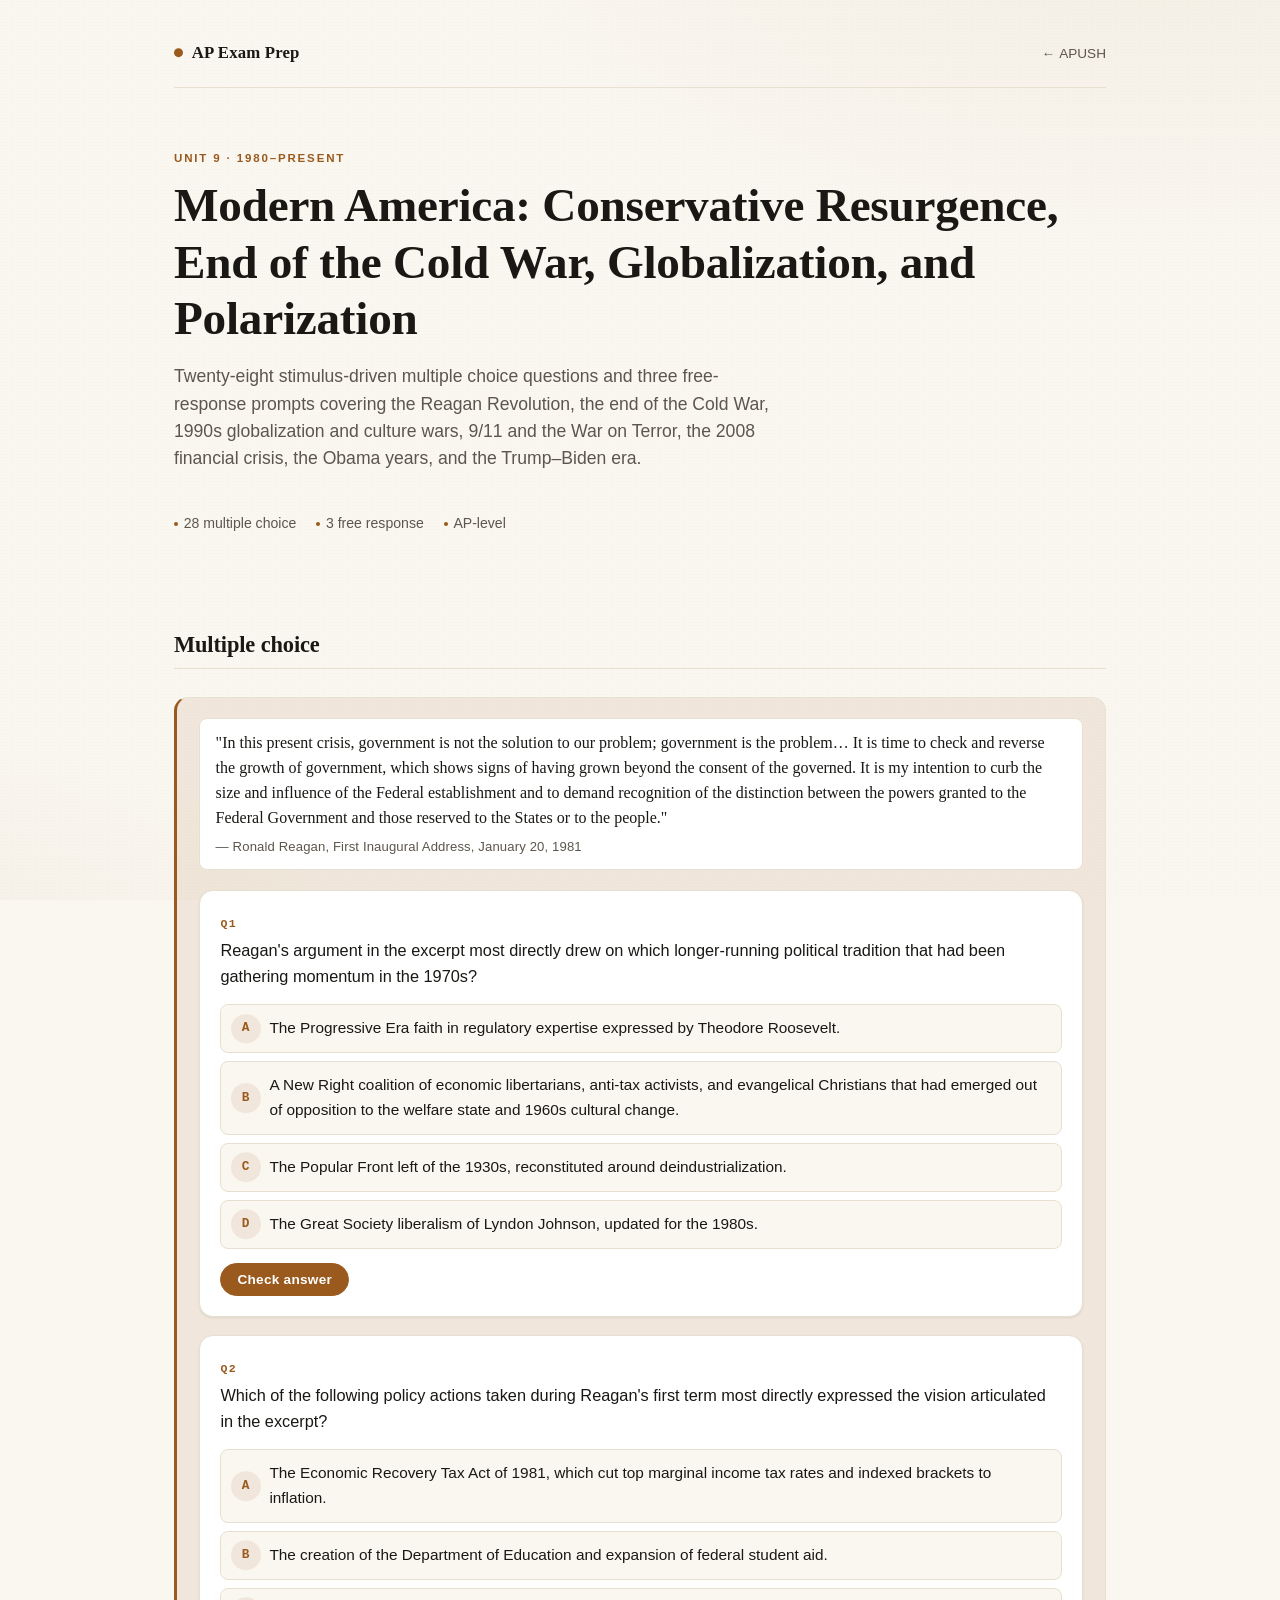
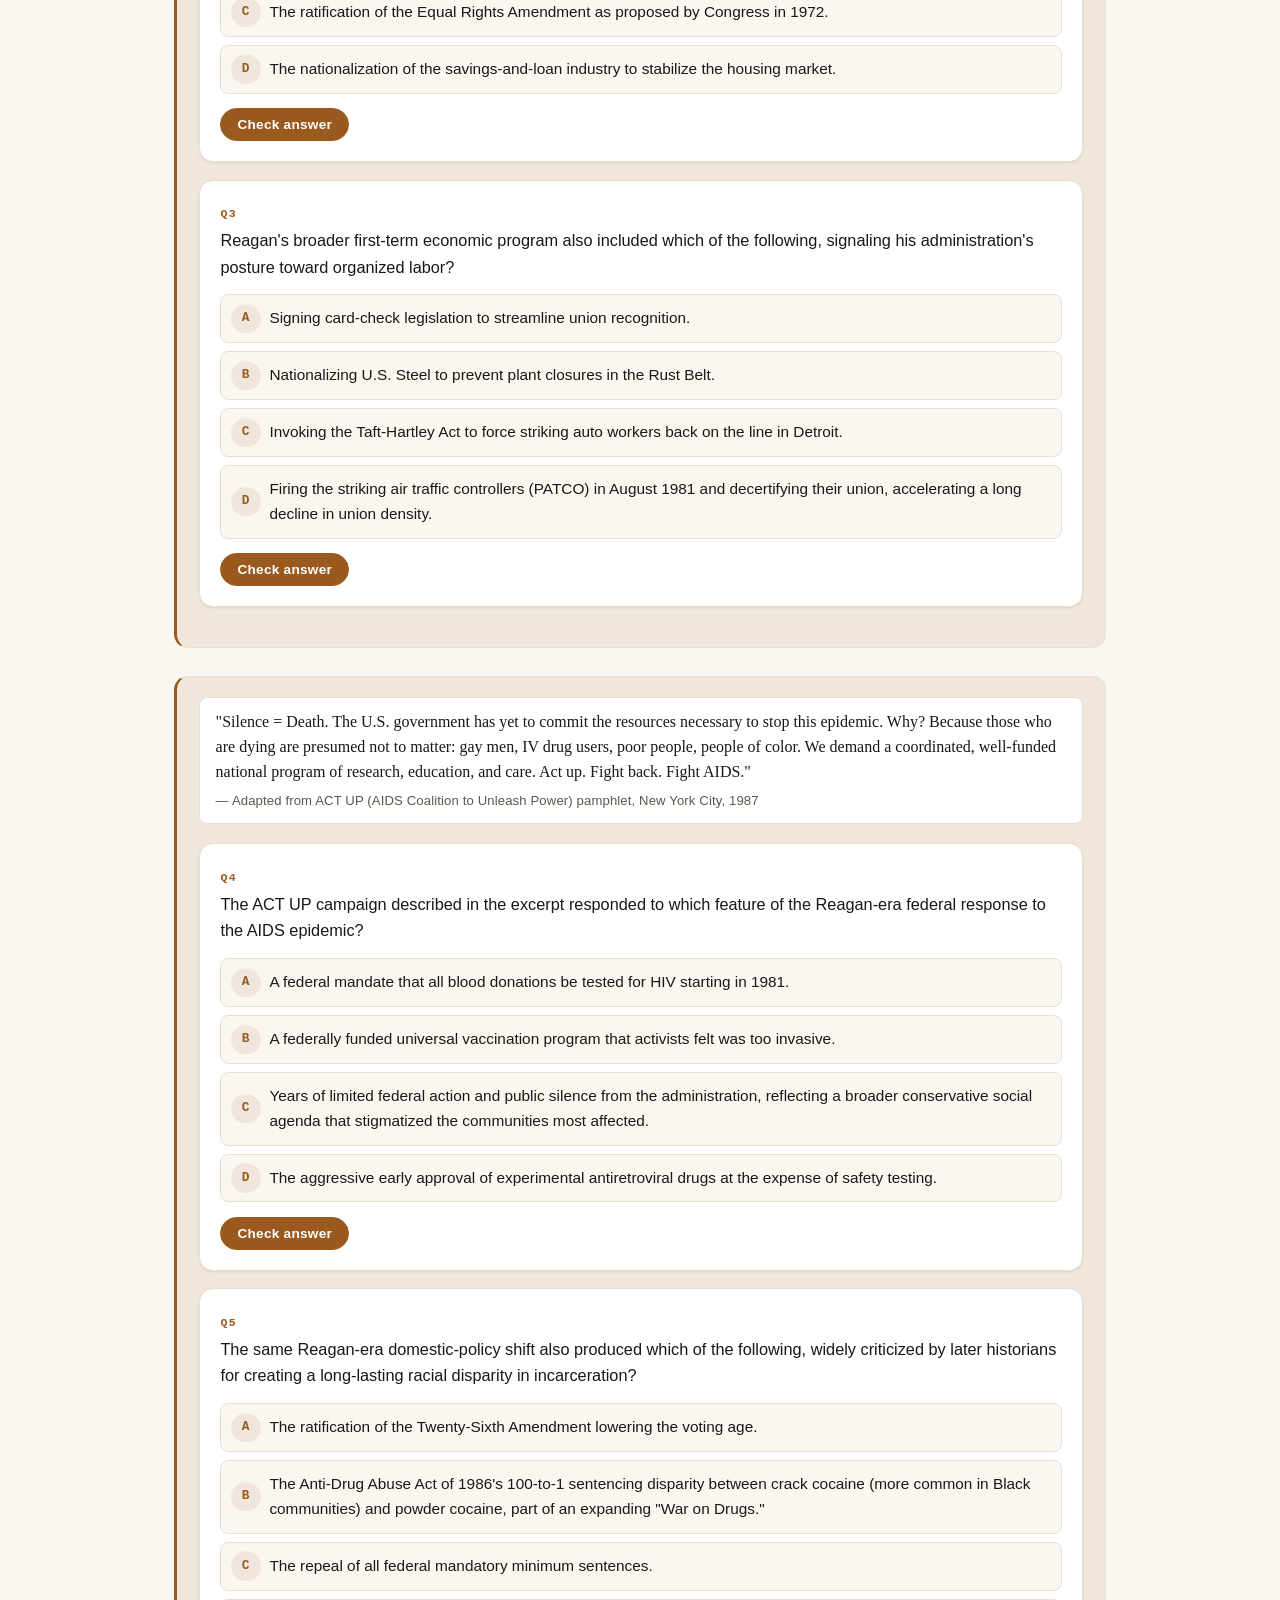
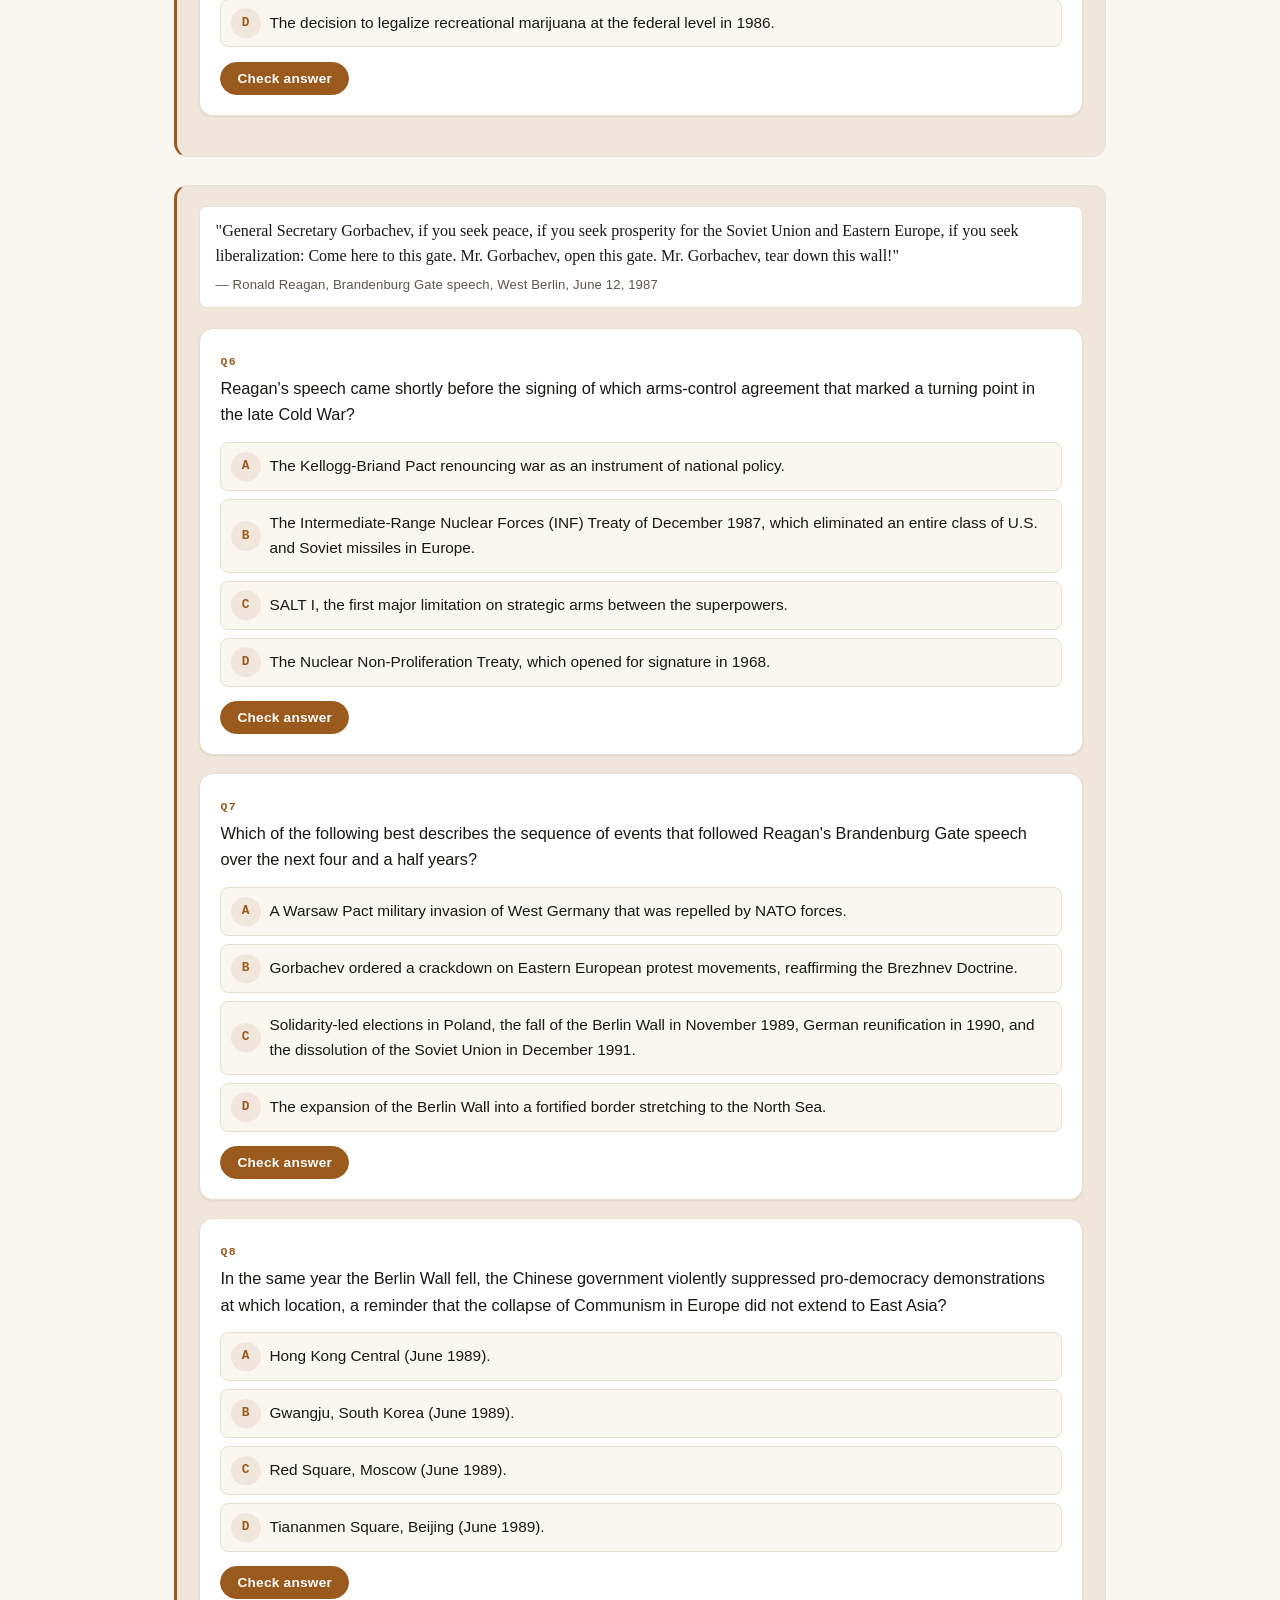
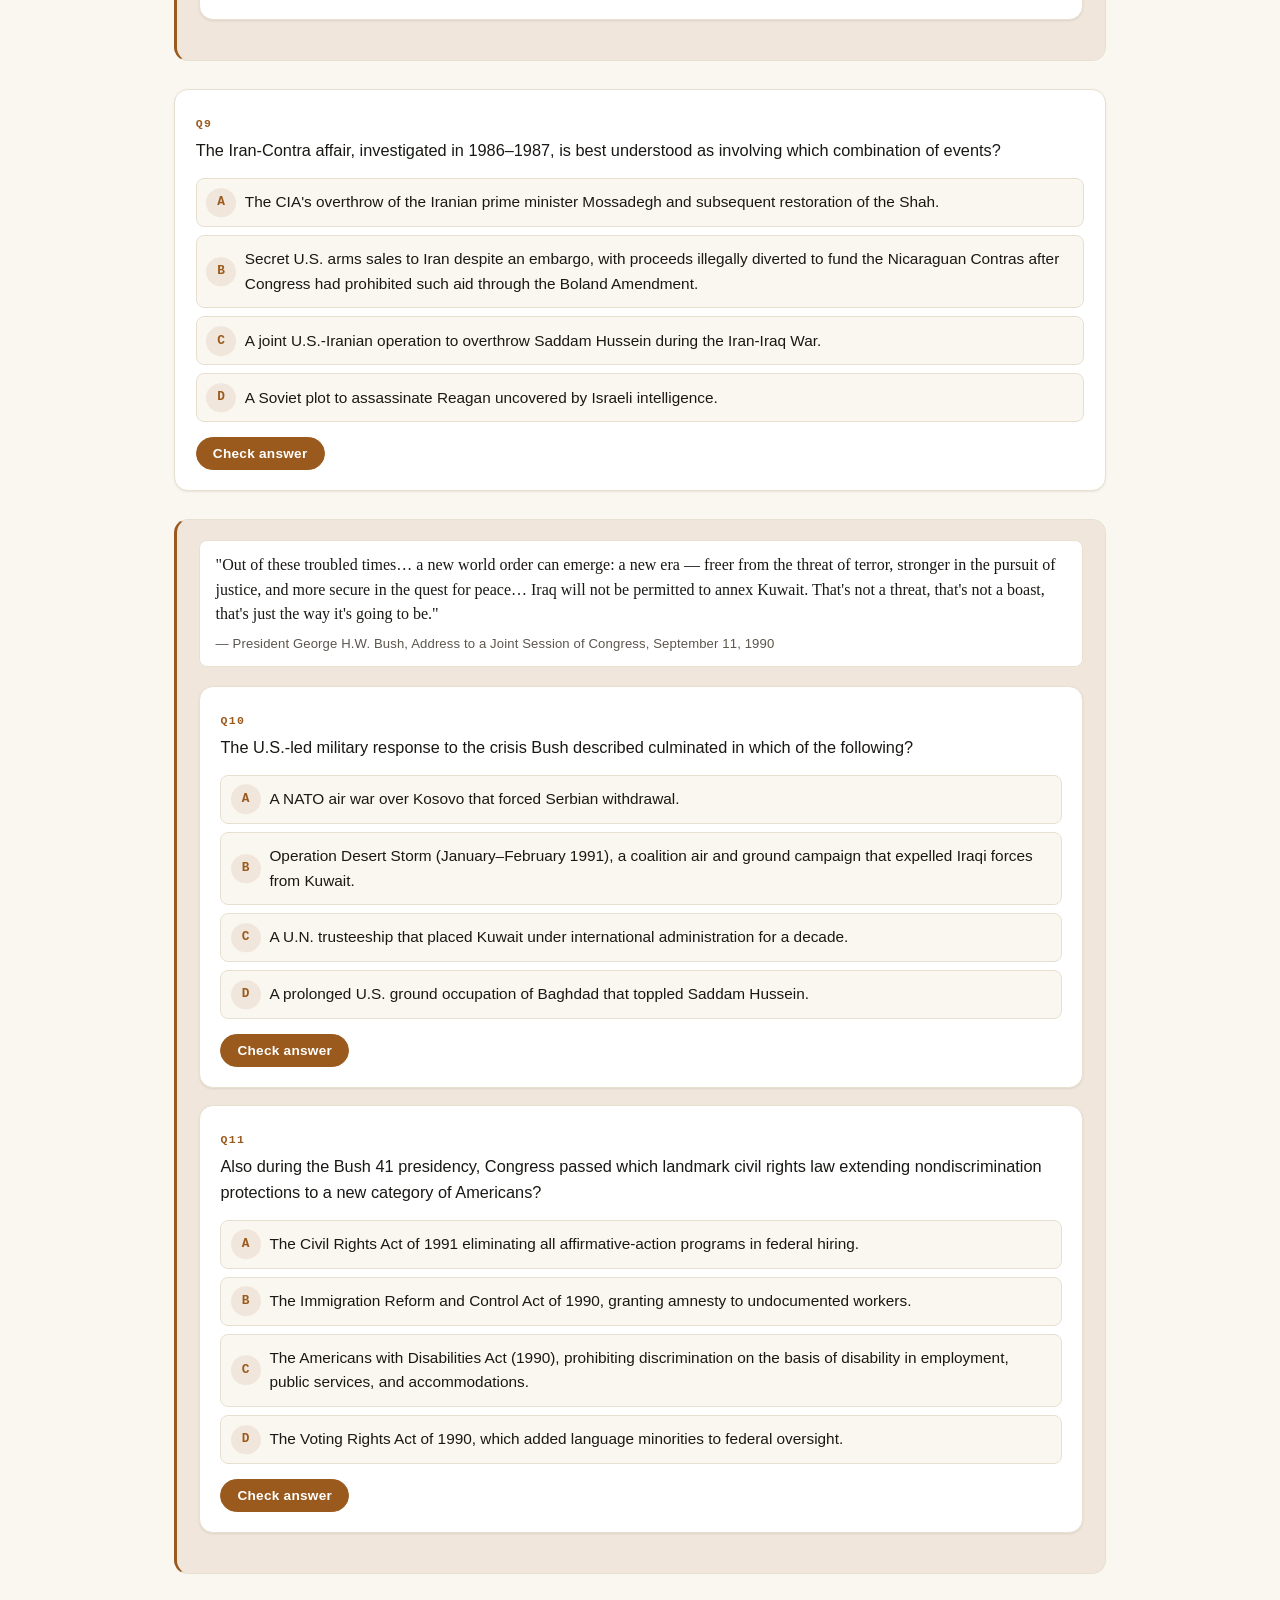
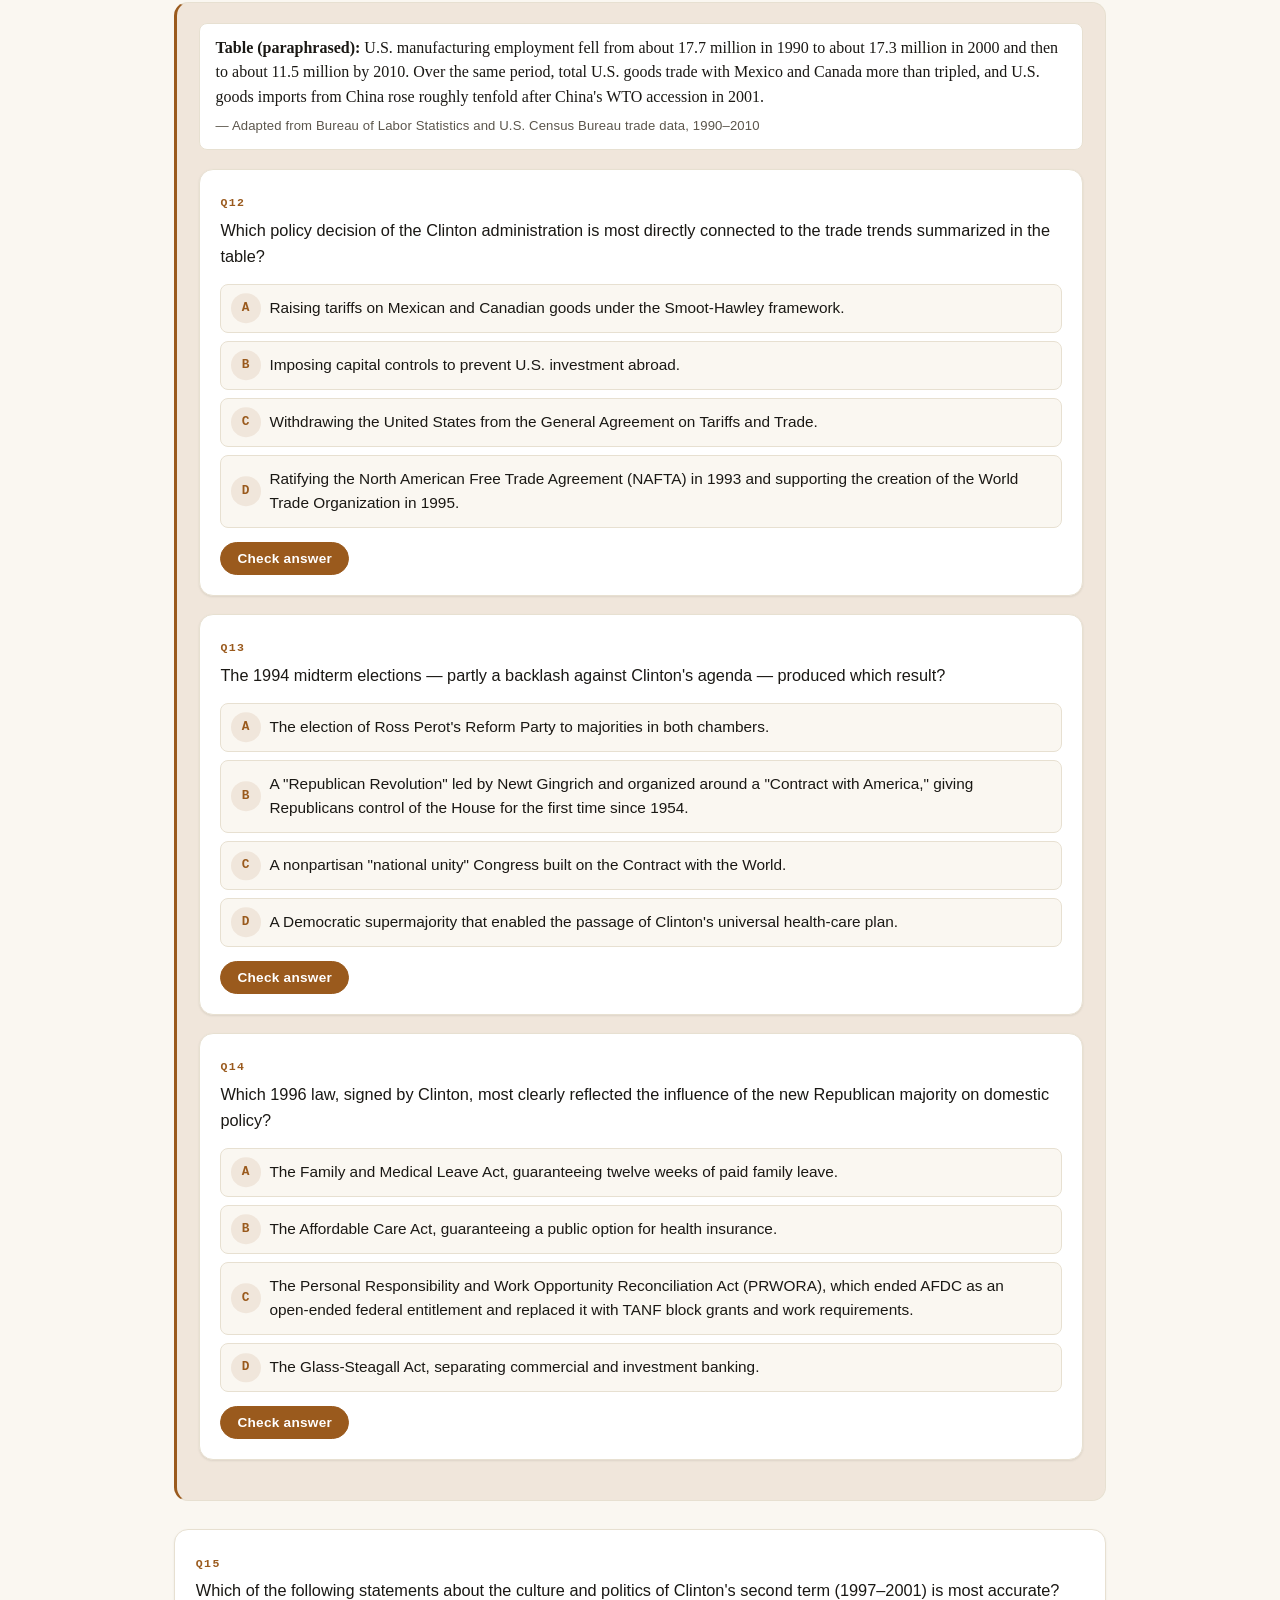
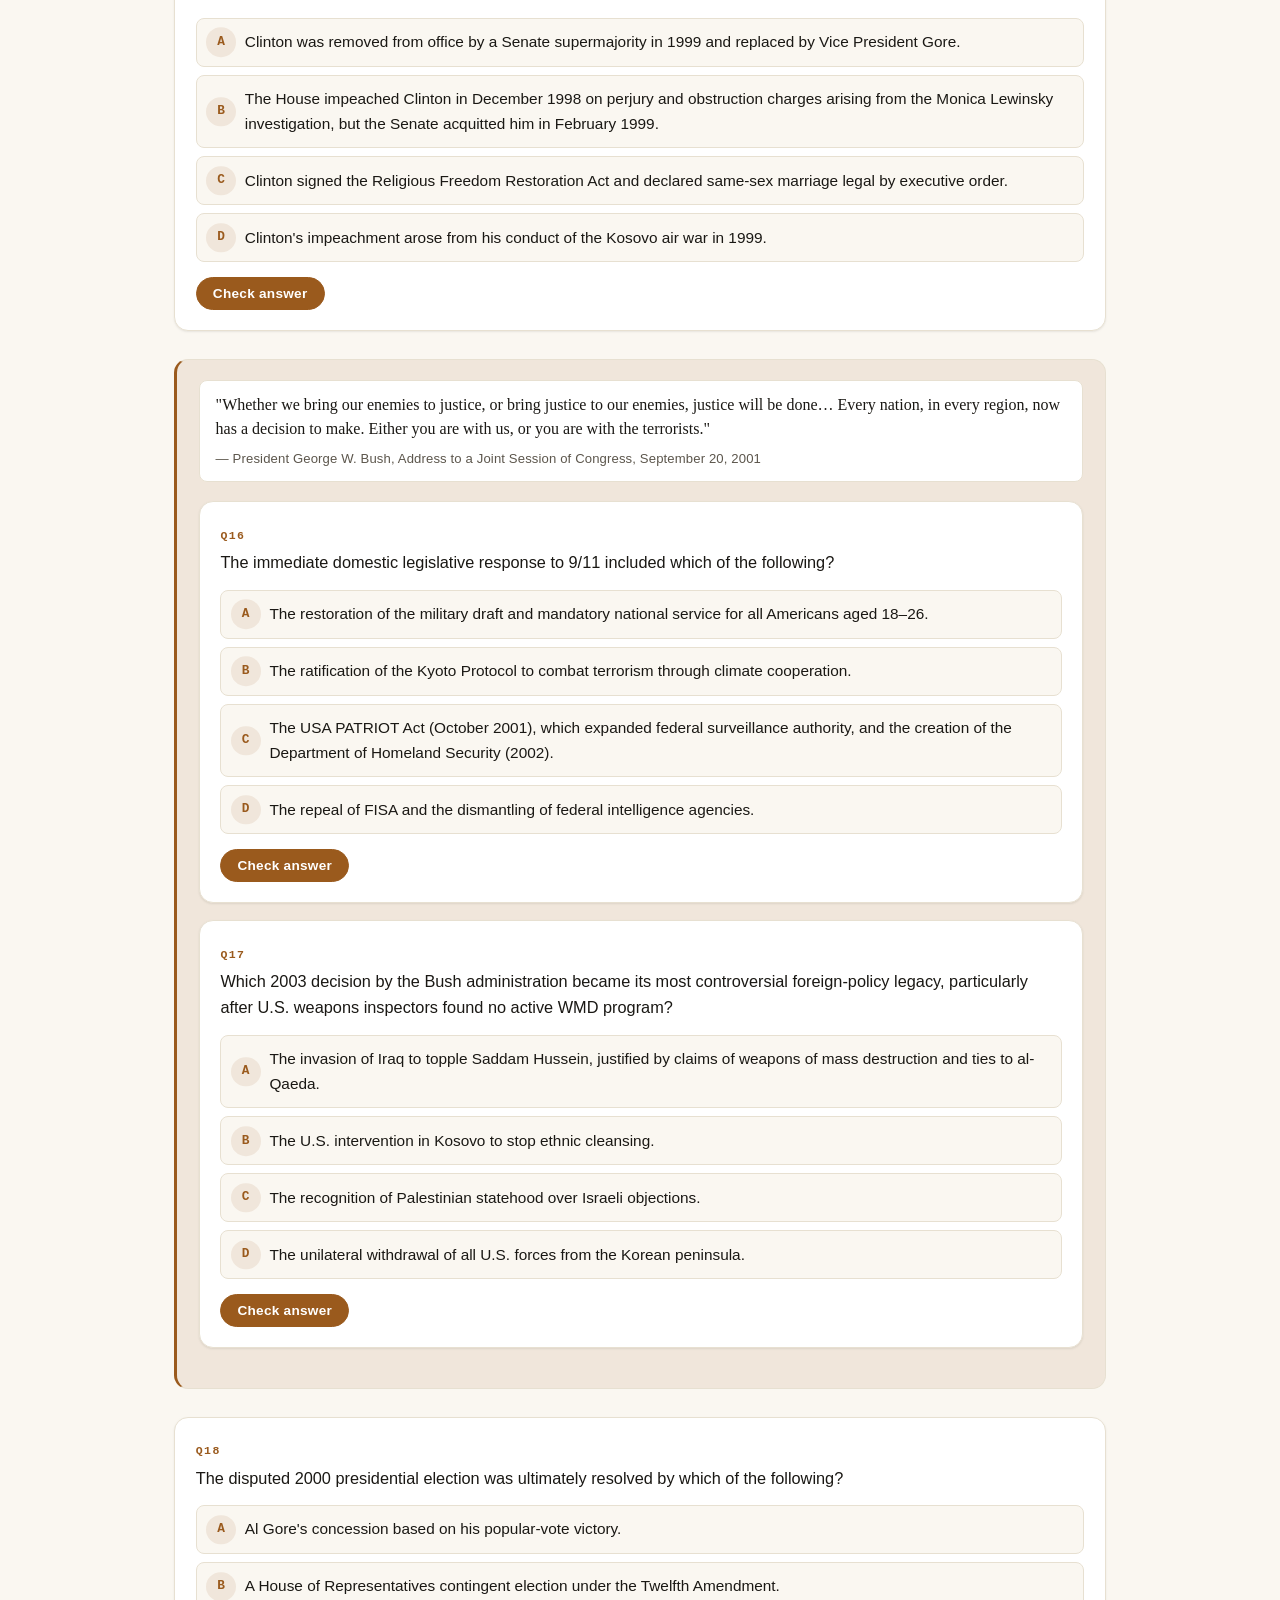
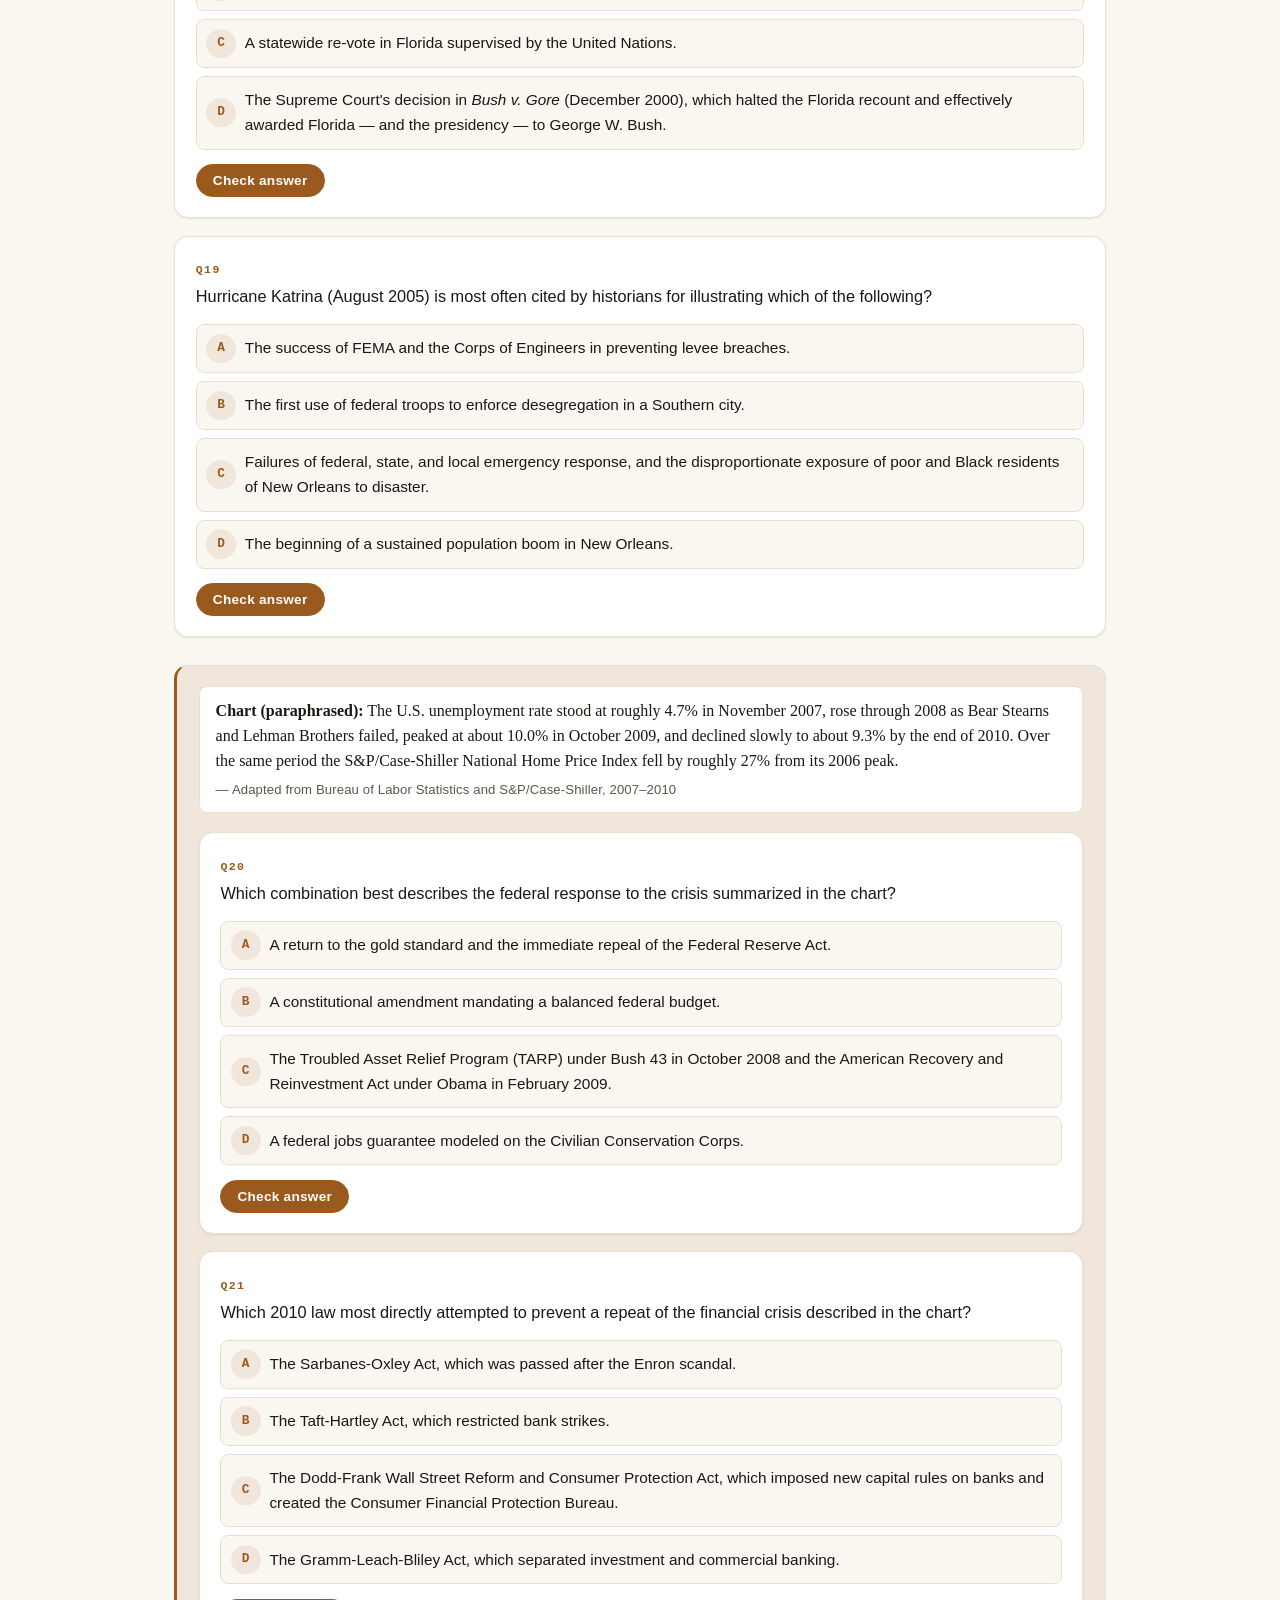
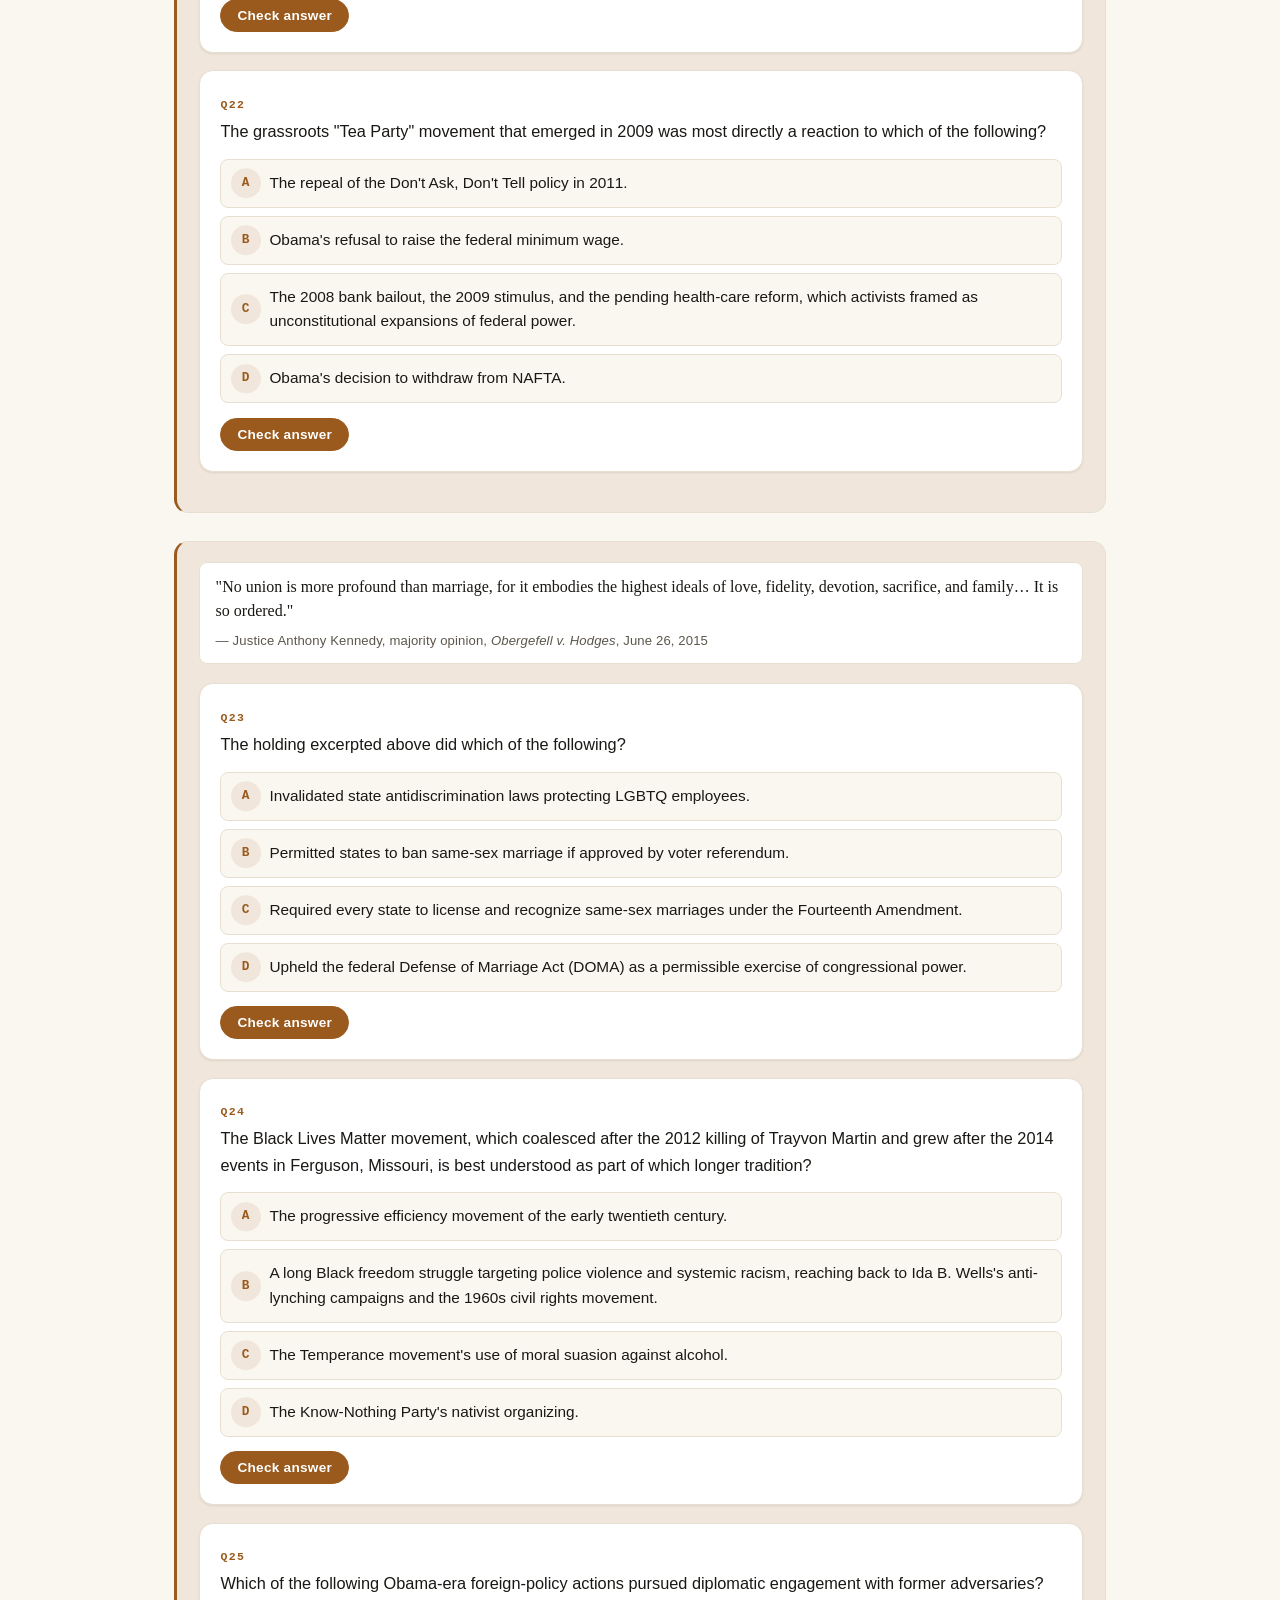
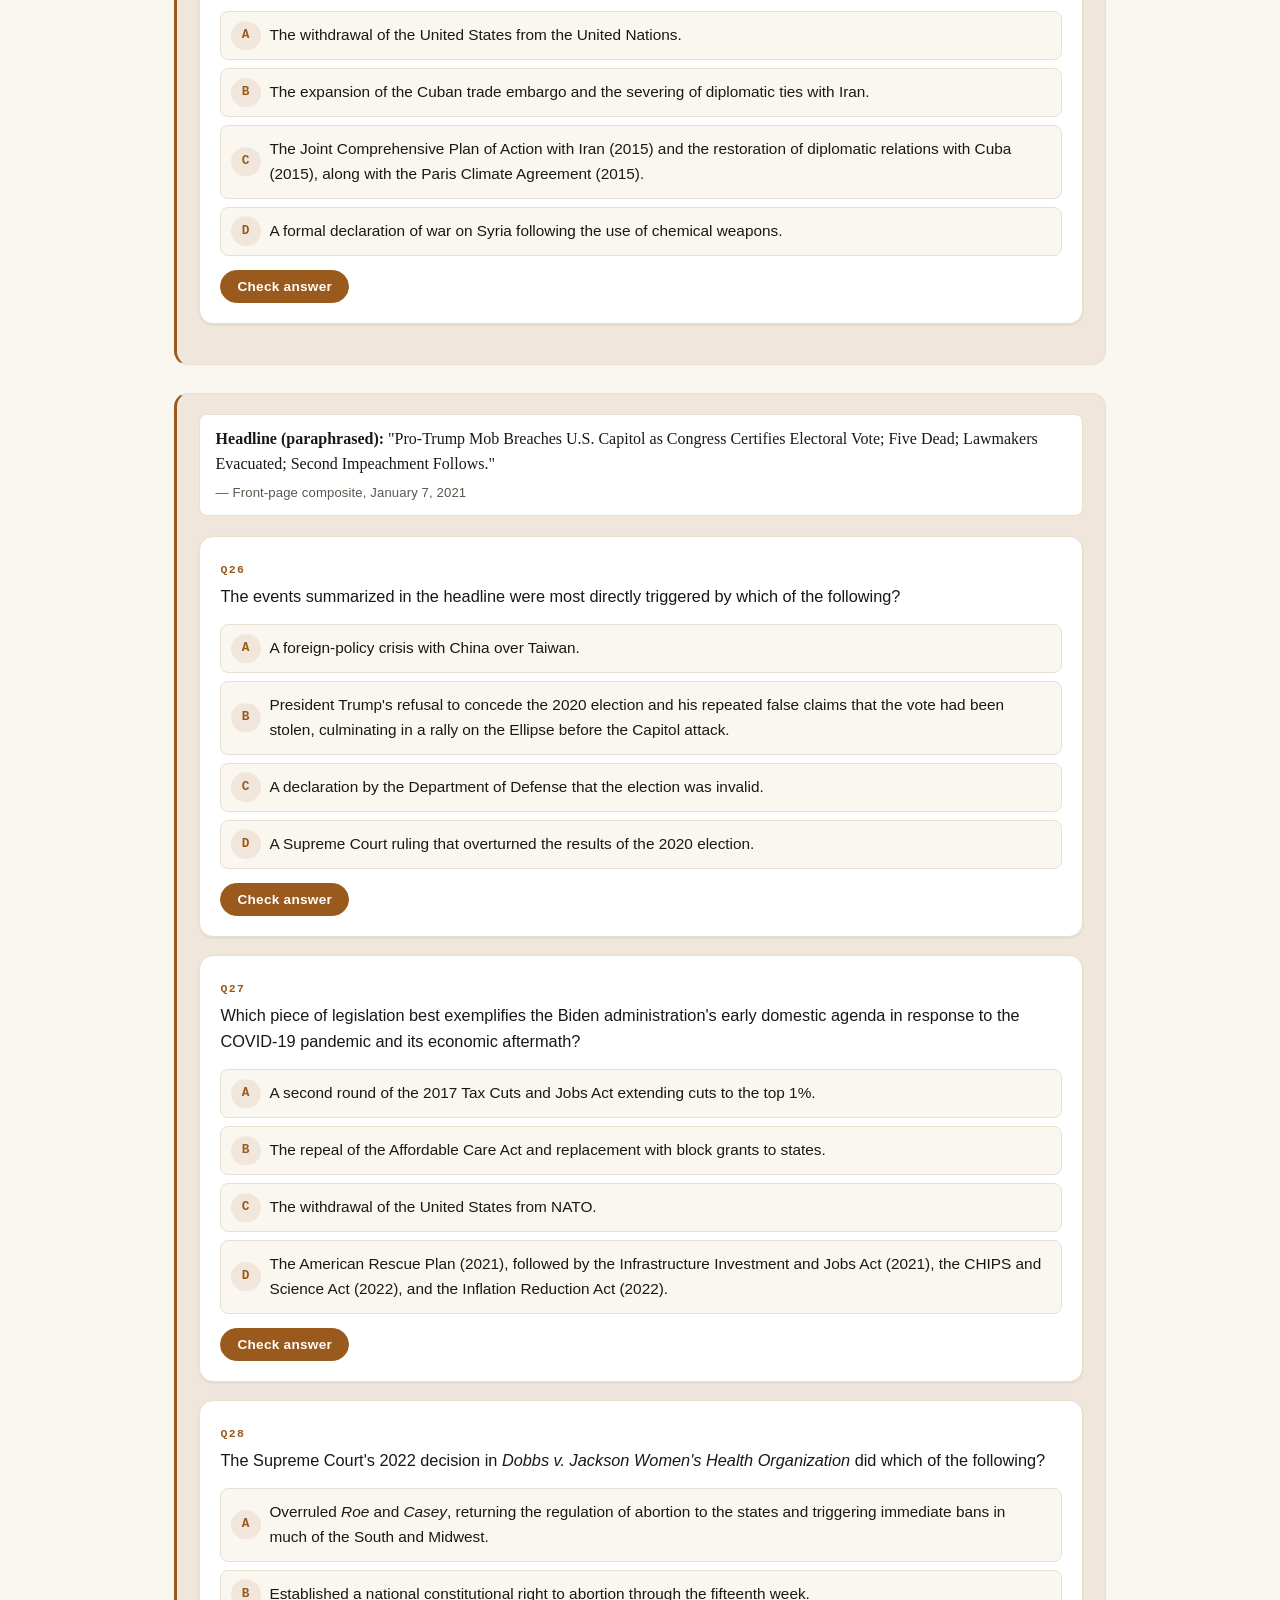
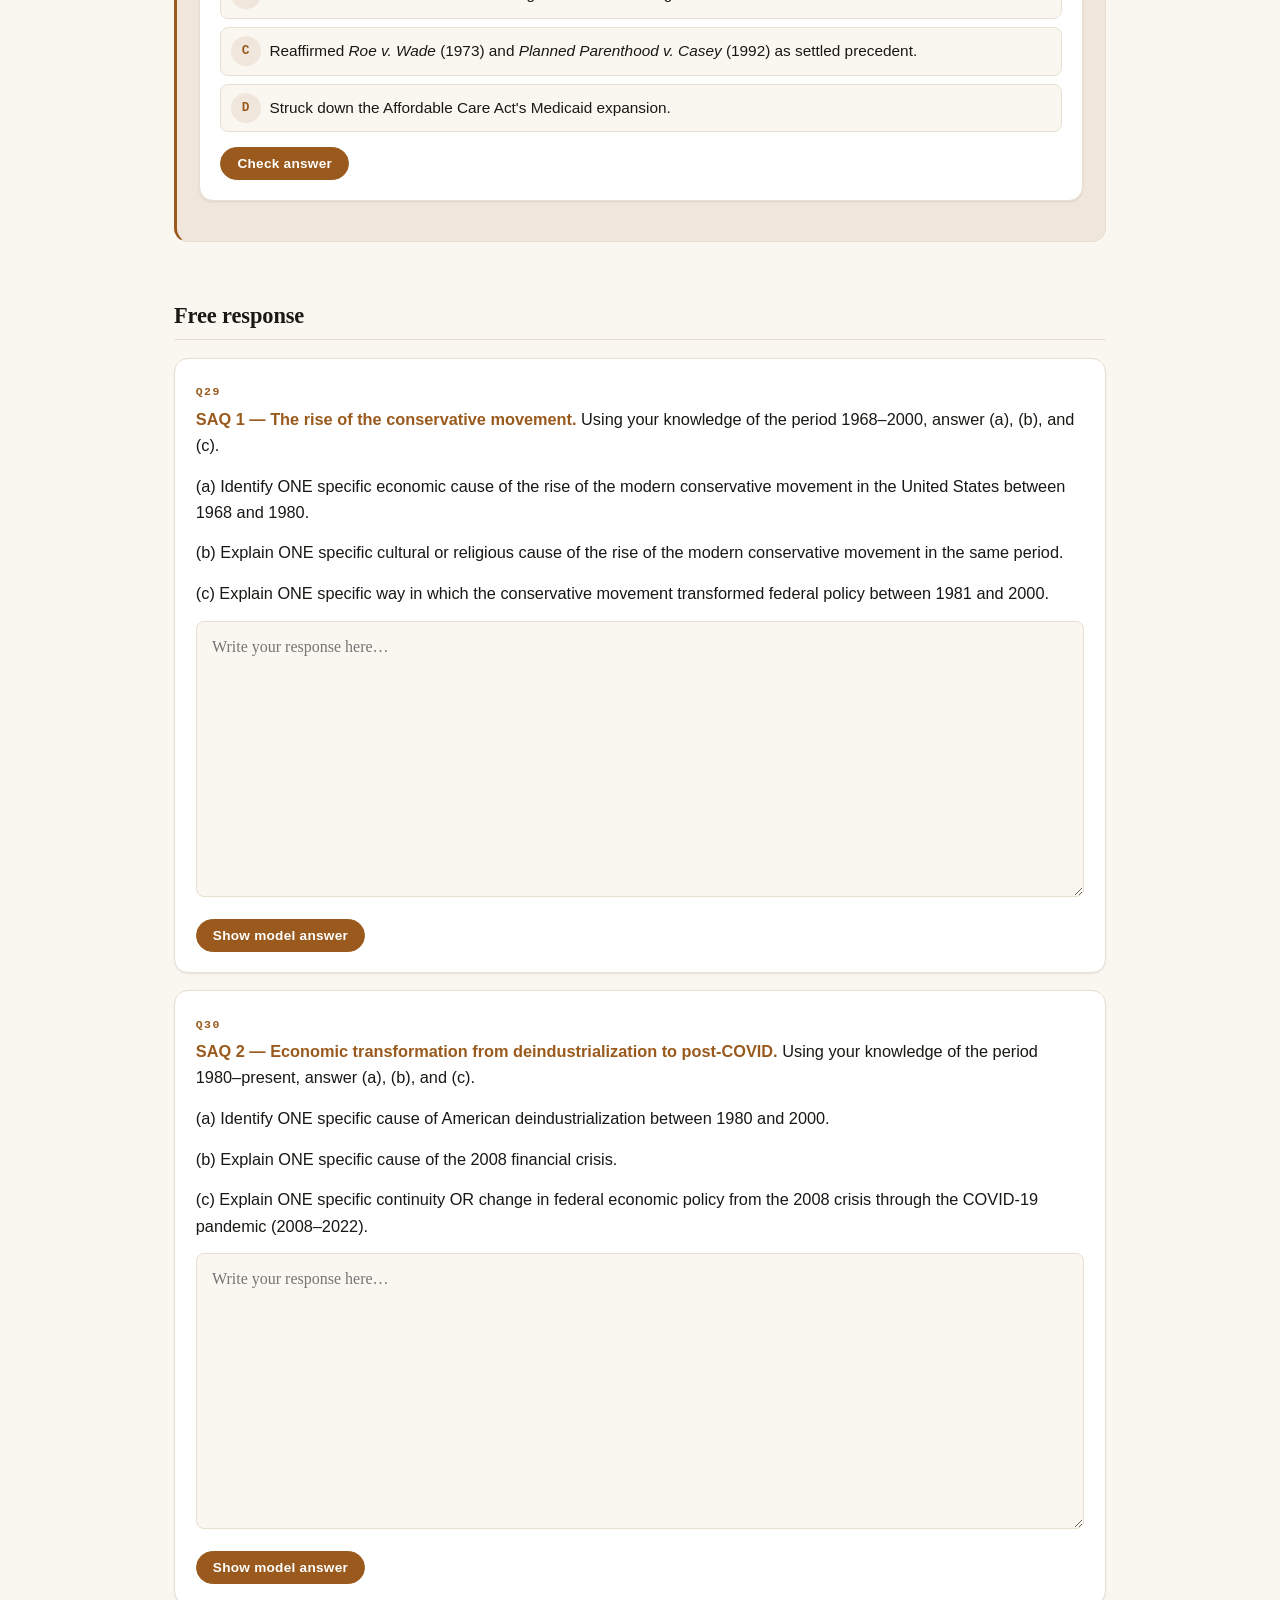
<file: exams/ap-us-history/quizzes/unit-9-modern-america-2026-04-22.html>
<!doctype html>
<html lang="en" class="theme-history">
  <head>
    <meta charset="utf-8" />
    <meta name="viewport" content="width=device-width, initial-scale=1" />
    <title>Unit 9 · Modern America, 1980–present · APUSH</title>
    <link rel="stylesheet" href="../../assets/styles.css" />
    <link rel="stylesheet" href="../../assets/quiz.css" />
  </head>
  <body>
    <div class="site">
      <nav class="topnav">
        <a class="brand" href="../../">AP Exam Prep</a>
        <a class="back" href="../">APUSH</a>
      </nav>

      <header class="hero">
        <span class="eyebrow">Unit 9 · 1980–present</span>
        <h1>Modern America: Conservative Resurgence, End of the Cold War, Globalization, and Polarization</h1>
        <p class="lede">Twenty-eight stimulus-driven multiple choice questions and three free-response prompts covering the Reagan Revolution, the end of the Cold War, 1990s globalization and culture wars, 9/11 and the War on Terror, the 2008 financial crisis, the Obama years, and the Trump–Biden era.</p>
        <div class="hero-meta">
          <span>28 multiple choice</span>
          <span>3 free response</span>
          <span>AP-level</span>
        </div>
      </header>

      <section class="quiz" aria-label="Multiple choice">
        <h2>Multiple choice</h2>

        <!-- Stimulus group 1: Reagan's First Inaugural -->
        <article class="stimulus-group">
          <blockquote class="stimulus">
            <p>"In this present crisis, government is not the solution to our problem; government is the problem… It is time to check and reverse the growth of government, which shows signs of having grown beyond the consent of the governed. It is my intention to curb the size and influence of the Federal establishment and to demand recognition of the distinction between the powers granted to the Federal Government and those reserved to the States or to the people."</p>
            <cite>— Ronald Reagan, First Inaugural Address, January 20, 1981</cite>
          </blockquote>

          <article class="question mcq" data-qnum="1">
            <p class="prompt">Reagan's argument in the excerpt most directly drew on which longer-running political tradition that had been gathering momentum in the 1970s?</p>
            <ol class="options">
              <li data-correct="false">The Great Society liberalism of Lyndon Johnson, updated for the 1980s.</li>
              <li data-correct="true">A New Right coalition of economic libertarians, anti-tax activists, and evangelical Christians that had emerged out of opposition to the welfare state and 1960s cultural change.</li>
              <li data-correct="false">The Popular Front left of the 1930s, reconstituted around deindustrialization.</li>
              <li data-correct="false">The Progressive Era faith in regulatory expertise expressed by Theodore Roosevelt.</li>
            </ol>
            <button type="button" class="check">Check answer</button>
            <div class="explanation" hidden>
              <p><strong>Correct:</strong> A New Right coalition of economic libertarians, anti-tax activists, and evangelical Christians.</p>
              <p>Reagan's 1980 victory was built on the convergence of supply-side tax-cutters, Sunbelt business conservatives, the Moral Majority (Jerry Falwell, 1979), and anti-tax voters mobilized by episodes like California's Proposition 13 (1978). Great Society liberalism is the political tradition Reagan is explicitly rejecting. The Popular Front of the 1930s was a left/Communist coalition, the opposite of Reagan's base. Progressive Era faith in regulatory expertise is exactly what Reagan is attacking when he calls government "the problem."</p>
            </div>
          </article>

          <article class="question mcq" data-qnum="2">
            <p class="prompt">Which of the following policy actions taken during Reagan's first term most directly expressed the vision articulated in the excerpt?</p>
            <ol class="options">
              <li data-correct="false">The creation of the Department of Education and expansion of federal student aid.</li>
              <li data-correct="true">The Economic Recovery Tax Act of 1981, which cut top marginal income tax rates and indexed brackets to inflation.</li>
              <li data-correct="false">The ratification of the Equal Rights Amendment as proposed by Congress in 1972.</li>
              <li data-correct="false">The nationalization of the savings-and-loan industry to stabilize the housing market.</li>
            </ol>
            <button type="button" class="check">Check answer</button>
            <div class="explanation" hidden>
              <p><strong>Correct:</strong> The Economic Recovery Tax Act of 1981 (Kemp-Roth).</p>
              <p>ERTA embodied supply-side economics — the belief that cutting marginal rates would spur growth and eventually increase revenue — and was Reagan's signature first-year legislative win. The Department of Education was created under Carter in 1979; Reagan in fact proposed (unsuccessfully) to abolish it. The ERA stalled in state legislatures and expired unratified in 1982; Reagan opposed it. The S&L industry was not nationalized — it was deregulated, and its later collapse was an expensive consequence.</p>
            </div>
          </article>

          <article class="question mcq" data-qnum="3">
            <p class="prompt">Reagan's broader first-term economic program also included which of the following, signaling his administration's posture toward organized labor?</p>
            <ol class="options">
              <li data-correct="true">Firing the striking air traffic controllers (PATCO) in August 1981 and decertifying their union, accelerating a long decline in union density.</li>
              <li data-correct="false">Invoking the Taft-Hartley Act to force striking auto workers back on the line in Detroit.</li>
              <li data-correct="false">Nationalizing U.S. Steel to prevent plant closures in the Rust Belt.</li>
              <li data-correct="false">Signing card-check legislation to streamline union recognition.</li>
            </ol>
            <button type="button" class="check">Check answer</button>
            <div class="explanation" hidden>
              <p><strong>Correct:</strong> Firing the striking PATCO controllers and decertifying their union.</p>
              <p>The PATCO firings signaled to employers nationwide that the federal government would no longer shield unions, accelerating a decades-long decline in union density. Reagan did not invoke Taft-Hartley in this way, and no auto strike of that scale occurred in 1981. U.S. Steel was not nationalized — Reagan opposed such interventions on principle. Card-check legislation is a pro-union reform never associated with Reagan.</p>
            </div>
          </article>
        </article>

        <!-- Stimulus group 2: AIDS / ACT UP + War on Drugs -->
        <article class="stimulus-group">
          <blockquote class="stimulus">
            <p>"Silence = Death. The U.S. government has yet to commit the resources necessary to stop this epidemic. Why? Because those who are dying are presumed not to matter: gay men, IV drug users, poor people, people of color. We demand a coordinated, well-funded national program of research, education, and care. Act up. Fight back. Fight AIDS."</p>
            <cite>— Adapted from ACT UP (AIDS Coalition to Unleash Power) pamphlet, New York City, 1987</cite>
          </blockquote>

          <article class="question mcq" data-qnum="4">
            <p class="prompt">The ACT UP campaign described in the excerpt responded to which feature of the Reagan-era federal response to the AIDS epidemic?</p>
            <ol class="options">
              <li data-correct="false">A federally funded universal vaccination program that activists felt was too invasive.</li>
              <li data-correct="true">Years of limited federal action and public silence from the administration, reflecting a broader conservative social agenda that stigmatized the communities most affected.</li>
              <li data-correct="false">The aggressive early approval of experimental antiretroviral drugs at the expense of safety testing.</li>
              <li data-correct="false">A federal mandate that all blood donations be tested for HIV starting in 1981.</li>
            </ol>
            <button type="button" class="check">Check answer</button>
            <div class="explanation" hidden>
              <p><strong>Correct:</strong> Years of limited federal action and public silence, reflecting a broader conservative social agenda.</p>
              <p>Reagan did not deliver a major public address on AIDS until 1987, years after the epidemic had been identified, and his administration resisted sex-education and needle-exchange measures favored by public-health officials. There was no universal vaccination program (none existed). The FDA was actually criticized for slow, not rushed, drug approval — which is exactly what ACT UP protested at the Food and Drug Administration in 1988. HIV testing of the blood supply only began in 1985, after activist pressure, and was not an early federal mandate in 1981.</p>
            </div>
          </article>

          <article class="question mcq" data-qnum="5">
            <p class="prompt">The same Reagan-era domestic-policy shift also produced which of the following, widely criticized by later historians for creating a long-lasting racial disparity in incarceration?</p>
            <ol class="options">
              <li data-correct="false">The decision to legalize recreational marijuana at the federal level in 1986.</li>
              <li data-correct="true">The Anti-Drug Abuse Act of 1986's 100-to-1 sentencing disparity between crack cocaine (more common in Black communities) and powder cocaine, part of an expanding "War on Drugs."</li>
              <li data-correct="false">The repeal of all federal mandatory minimum sentences.</li>
              <li data-correct="false">The ratification of the Twenty-Sixth Amendment lowering the voting age.</li>
            </ol>
            <button type="button" class="check">Check answer</button>
            <div class="explanation" hidden>
              <p><strong>Correct:</strong> The Anti-Drug Abuse Act of 1986's 100-to-1 crack/powder sentencing disparity.</p>
              <p>The 1986 statute treated possession of five grams of crack the same as 500 grams of powder cocaine, producing a severe racial disparity in federal drug sentencing that persisted until partial reform in 2010. Marijuana was not legalized federally; Nancy Reagan's "Just Say No" campaign reinforced the opposite. Mandatory minimums were expanded, not repealed. The 26th Amendment (1971) is from an earlier period and is unrelated to drug sentencing.</p>
            </div>
          </article>
        </article>

        <!-- Stimulus group 3: Reagan "Tear Down This Wall" / INF / End of Cold War -->
        <article class="stimulus-group">
          <blockquote class="stimulus">
            <p>"General Secretary Gorbachev, if you seek peace, if you seek prosperity for the Soviet Union and Eastern Europe, if you seek liberalization: Come here to this gate. Mr. Gorbachev, open this gate. Mr. Gorbachev, tear down this wall!"</p>
            <cite>— Ronald Reagan, Brandenburg Gate speech, West Berlin, June 12, 1987</cite>
          </blockquote>

          <article class="question mcq" data-qnum="6">
            <p class="prompt">Reagan's speech came shortly before the signing of which arms-control agreement that marked a turning point in the late Cold War?</p>
            <ol class="options">
              <li data-correct="false">SALT I, the first major limitation on strategic arms between the superpowers.</li>
              <li data-correct="true">The Intermediate-Range Nuclear Forces (INF) Treaty of December 1987, which eliminated an entire class of U.S. and Soviet missiles in Europe.</li>
              <li data-correct="false">The Nuclear Non-Proliferation Treaty, which opened for signature in 1968.</li>
              <li data-correct="false">The Kellogg-Briand Pact renouncing war as an instrument of national policy.</li>
            </ol>
            <button type="button" class="check">Check answer</button>
            <div class="explanation" hidden>
              <p><strong>Correct:</strong> The INF Treaty of December 1987.</p>
              <p>Negotiated after the Reykjavik summit (1986), the INF Treaty abolished land-based intermediate-range missiles — the first superpower agreement to eliminate rather than merely cap weapons. SALT I dates from 1972 (Nixon-Brezhnev) and limited strategic missile launchers. The Non-Proliferation Treaty predates Reagan by nearly two decades. Kellogg-Briand (1928) is from the interwar period and is irrelevant to late-Cold-War arms control.</p>
            </div>
          </article>

          <article class="question mcq" data-qnum="7">
            <p class="prompt">Which of the following best describes the sequence of events that followed Reagan's Brandenburg Gate speech over the next four and a half years?</p>
            <ol class="options">
              <li data-correct="false">Gorbachev ordered a crackdown on Eastern European protest movements, reaffirming the Brezhnev Doctrine.</li>
              <li data-correct="true">Solidarity-led elections in Poland, the fall of the Berlin Wall in November 1989, German reunification in 1990, and the dissolution of the Soviet Union in December 1991.</li>
              <li data-correct="false">A Warsaw Pact military invasion of West Germany that was repelled by NATO forces.</li>
              <li data-correct="false">The expansion of the Berlin Wall into a fortified border stretching to the North Sea.</li>
            </ol>
            <button type="button" class="check">Check answer</button>
            <div class="explanation" hidden>
              <p><strong>Correct:</strong> Solidarity in Poland, fall of the Berlin Wall (1989), German reunification (1990), dissolution of the USSR (1991).</p>
              <p>Gorbachev's "Sinatra Doctrine" abandoned the Brezhnev Doctrine and allowed Eastern Bloc regimes to fall, accelerating 1989's revolutions and leading to formal Soviet dissolution on December 26, 1991. A Warsaw Pact crackdown never materialized under Gorbachev. No Warsaw Pact invasion of West Germany took place. The Berlin Wall was not expanded — it was dismantled beginning the night of November 9, 1989.</p>
            </div>
          </article>

          <article class="question mcq" data-qnum="8">
            <p class="prompt">In the same year the Berlin Wall fell, the Chinese government violently suppressed pro-democracy demonstrations at which location, a reminder that the collapse of Communism in Europe did not extend to East Asia?</p>
            <ol class="options">
              <li data-correct="true">Tiananmen Square, Beijing (June 1989).</li>
              <li data-correct="false">Red Square, Moscow (June 1989).</li>
              <li data-correct="false">Gwangju, South Korea (June 1989).</li>
              <li data-correct="false">Hong Kong Central (June 1989).</li>
            </ol>
            <button type="button" class="check">Check answer</button>
            <div class="explanation" hidden>
              <p><strong>Correct:</strong> Tiananmen Square, Beijing.</p>
              <p>The People's Liberation Army crushed the student-led pro-democracy movement in Tiananmen Square on June 3–4, 1989. Red Square was the site of Soviet parades, not a 1989 crackdown. The Gwangju Uprising occurred in 1980, not 1989, and was in South Korea. Hong Kong saw solidarity protests but was not the site of the central 1989 crackdown.</p>
            </div>
          </article>
        </article>

        <!-- Standalone: Iran-Contra -->
        <article class="question mcq" data-qnum="9">
          <p class="prompt">The Iran-Contra affair, investigated in 1986–1987, is best understood as involving which combination of events?</p>
          <ol class="options">
            <li data-correct="false">The CIA's overthrow of the Iranian prime minister Mossadegh and subsequent restoration of the Shah.</li>
            <li data-correct="true">Secret U.S. arms sales to Iran despite an embargo, with proceeds illegally diverted to fund the Nicaraguan Contras after Congress had prohibited such aid through the Boland Amendment.</li>
            <li data-correct="false">A Soviet plot to assassinate Reagan uncovered by Israeli intelligence.</li>
            <li data-correct="false">A joint U.S.-Iranian operation to overthrow Saddam Hussein during the Iran-Iraq War.</li>
          </ol>
          <button type="button" class="check">Check answer</button>
          <div class="explanation" hidden>
            <p><strong>Correct:</strong> Arms-for-hostages sales to Iran with proceeds diverted to fund the Contras in violation of the Boland Amendment.</p>
            <p>NSC staffer Oliver North and others arranged the diversion; several officials were indicted, though many convictions were later overturned or pardoned (by George H.W. Bush in 1992). The Mossadegh coup was in 1953, not the 1980s. No Soviet assassination plot was uncovered. The U.S. did tilt toward Iraq in the Iran-Iraq War at times, but not via a joint U.S.-Iranian operation against Saddam.</p>
          </div>
        </article>

        <!-- Stimulus group 4: Bush 41 Gulf War + "New World Order" -->
        <article class="stimulus-group">
          <blockquote class="stimulus">
            <p>"Out of these troubled times… a new world order can emerge: a new era — freer from the threat of terror, stronger in the pursuit of justice, and more secure in the quest for peace… Iraq will not be permitted to annex Kuwait. That's not a threat, that's not a boast, that's just the way it's going to be."</p>
            <cite>— President George H.W. Bush, Address to a Joint Session of Congress, September 11, 1990</cite>
          </blockquote>

          <article class="question mcq" data-qnum="10">
            <p class="prompt">The U.S.-led military response to the crisis Bush described culminated in which of the following?</p>
            <ol class="options">
              <li data-correct="true">Operation Desert Storm (January–February 1991), a coalition air and ground campaign that expelled Iraqi forces from Kuwait.</li>
              <li data-correct="false">A prolonged U.S. ground occupation of Baghdad that toppled Saddam Hussein.</li>
              <li data-correct="false">A NATO air war over Kosovo that forced Serbian withdrawal.</li>
              <li data-correct="false">A U.N. trusteeship that placed Kuwait under international administration for a decade.</li>
            </ol>
            <button type="button" class="check">Check answer</button>
            <div class="explanation" hidden>
              <p><strong>Correct:</strong> Operation Desert Storm (January–February 1991).</p>
              <p>The coalition liberated Kuwait in roughly 100 hours of ground combat after a month of air strikes. Bush 41 explicitly stopped short of marching on Baghdad or toppling Saddam, fearing "mission creep" — that would come with the 2003 Iraq War. The Kosovo air war (1999) was a later, different conflict. Kuwait was restored to its government, not placed under U.N. trusteeship.</p>
            </div>
          </article>

          <article class="question mcq" data-qnum="11">
            <p class="prompt">Also during the Bush 41 presidency, Congress passed which landmark civil rights law extending nondiscrimination protections to a new category of Americans?</p>
            <ol class="options">
              <li data-correct="false">The Civil Rights Act of 1991 eliminating all affirmative-action programs in federal hiring.</li>
              <li data-correct="true">The Americans with Disabilities Act (1990), prohibiting discrimination on the basis of disability in employment, public services, and accommodations.</li>
              <li data-correct="false">The Voting Rights Act of 1990, which added language minorities to federal oversight.</li>
              <li data-correct="false">The Immigration Reform and Control Act of 1990, granting amnesty to undocumented workers.</li>
            </ol>
            <button type="button" class="check">Check answer</button>
            <div class="explanation" hidden>
              <p><strong>Correct:</strong> The Americans with Disabilities Act (1990).</p>
              <p>The ADA, signed by Bush 41, is the most sweeping late-twentieth-century civil rights statute. The 1991 Civil Rights Act actually strengthened (not eliminated) protections after Supreme Court rulings. There was no "Voting Rights Act of 1990" of the form described. The major immigration amnesty was IRCA, signed in 1986 under Reagan, not 1990.</p>
            </div>
          </article>
        </article>

        <!-- Stimulus group 5: Clinton 1990s — NAFTA + Contract with America (paraphrased chart + quote) -->
        <article class="stimulus-group">
          <blockquote class="stimulus">
            <p><strong>Table (paraphrased):</strong> U.S. manufacturing employment fell from about 17.7 million in 1990 to about 17.3 million in 2000 and then to about 11.5 million by 2010. Over the same period, total U.S. goods trade with Mexico and Canada more than tripled, and U.S. goods imports from China rose roughly tenfold after China's WTO accession in 2001.</p>
            <cite>— Adapted from Bureau of Labor Statistics and U.S. Census Bureau trade data, 1990–2010</cite>
          </blockquote>

          <article class="question mcq" data-qnum="12">
            <p class="prompt">Which policy decision of the Clinton administration is most directly connected to the trade trends summarized in the table?</p>
            <ol class="options">
              <li data-correct="false">Raising tariffs on Mexican and Canadian goods under the Smoot-Hawley framework.</li>
              <li data-correct="true">Ratifying the North American Free Trade Agreement (NAFTA) in 1993 and supporting the creation of the World Trade Organization in 1995.</li>
              <li data-correct="false">Withdrawing the United States from the General Agreement on Tariffs and Trade.</li>
              <li data-correct="false">Imposing capital controls to prevent U.S. investment abroad.</li>
            </ol>
            <button type="button" class="check">Check answer</button>
            <div class="explanation" hidden>
              <p><strong>Correct:</strong> Ratifying NAFTA (1993) and supporting the WTO (1995).</p>
              <p>NAFTA and the WTO were the Clinton-era institutional pillars of accelerated globalization, helping drive the trade figures shown. Smoot-Hawley is a 1930 protectionist law, not a Clinton-era policy. The United States did not withdraw from GATT — GATT was folded into the WTO. Clinton did not impose capital controls; the trend ran the other way.</p>
            </div>
          </article>

          <article class="question mcq" data-qnum="13">
            <p class="prompt">The 1994 midterm elections — partly a backlash against Clinton's agenda — produced which result?</p>
            <ol class="options">
              <li data-correct="true">A "Republican Revolution" led by Newt Gingrich and organized around a "Contract with America," giving Republicans control of the House for the first time since 1954.</li>
              <li data-correct="false">A Democratic supermajority that enabled the passage of Clinton's universal health-care plan.</li>
              <li data-correct="false">The election of Ross Perot's Reform Party to majorities in both chambers.</li>
              <li data-correct="false">A nonpartisan "national unity" Congress built on the Contract with the World.</li>
            </ol>
            <button type="button" class="check">Check answer</button>
            <div class="explanation" hidden>
              <p><strong>Correct:</strong> A "Republican Revolution" led by Gingrich and the Contract with America.</p>
              <p>Gingrich's Contract promised term limits, a balanced-budget amendment, welfare reform, and tax cuts; Republicans flipped both chambers. Clinton's health-care plan (led by Hillary Clinton) had already failed in 1994 — that was one of the reasons Democrats lost. Perot's party never won congressional majorities. There was no "national unity" Congress or "Contract with the World."</p>
            </div>
          </article>

          <article class="question mcq" data-qnum="14">
            <p class="prompt">Which 1996 law, signed by Clinton, most clearly reflected the influence of the new Republican majority on domestic policy?</p>
            <ol class="options">
              <li data-correct="false">The Affordable Care Act, guaranteeing a public option for health insurance.</li>
              <li data-correct="true">The Personal Responsibility and Work Opportunity Reconciliation Act (PRWORA), which ended AFDC as an open-ended federal entitlement and replaced it with TANF block grants and work requirements.</li>
              <li data-correct="false">The Family and Medical Leave Act, guaranteeing twelve weeks of paid family leave.</li>
              <li data-correct="false">The Glass-Steagall Act, separating commercial and investment banking.</li>
            </ol>
            <button type="button" class="check">Check answer</button>
            <div class="explanation" hidden>
              <p><strong>Correct:</strong> PRWORA (1996), the welfare reform law.</p>
              <p>PRWORA fulfilled Clinton's 1992 pledge to "end welfare as we know it" on terms largely set by congressional Republicans. The ACA passed in 2010, not 1996, and did not contain a public option. FMLA (1993) provided unpaid, not paid, leave. Glass-Steagall dates from 1933 — and in fact it was partially repealed under Clinton (Gramm-Leach-Bliley, 1999), not passed.</p>
            </div>
          </article>
        </article>

        <!-- Standalone: Clinton impeachment / Oklahoma City / DOMA -->
        <article class="question mcq" data-qnum="15">
          <p class="prompt">Which of the following statements about the culture and politics of Clinton's second term (1997–2001) is most accurate?</p>
          <ol class="options">
            <li data-correct="true">The House impeached Clinton in December 1998 on perjury and obstruction charges arising from the Monica Lewinsky investigation, but the Senate acquitted him in February 1999.</li>
            <li data-correct="false">Clinton was removed from office by a Senate supermajority in 1999 and replaced by Vice President Gore.</li>
            <li data-correct="false">Clinton signed the Religious Freedom Restoration Act and declared same-sex marriage legal by executive order.</li>
            <li data-correct="false">Clinton's impeachment arose from his conduct of the Kosovo air war in 1999.</li>
          </ol>
          <button type="button" class="check">Check answer</button>
          <div class="explanation" hidden>
            <p><strong>Correct:</strong> The House impeached Clinton in December 1998 and the Senate acquitted him in February 1999.</p>
            <p>Clinton was only the second president to be impeached (after Andrew Johnson), charged with perjury and obstruction of justice. No Senate supermajority for removal emerged. Clinton signed the Defense of Marriage Act (1996), which defined marriage as between a man and a woman at the federal level — the opposite of legalizing same-sex marriage. The Kosovo air war was contemporaneous but not the basis for impeachment.</p>
          </div>
        </article>

        <!-- Stimulus group 6: Bush 43 / 9/11 / Iraq -->
        <article class="stimulus-group">
          <blockquote class="stimulus">
            <p>"Whether we bring our enemies to justice, or bring justice to our enemies, justice will be done… Every nation, in every region, now has a decision to make. Either you are with us, or you are with the terrorists."</p>
            <cite>— President George W. Bush, Address to a Joint Session of Congress, September 20, 2001</cite>
          </blockquote>

          <article class="question mcq" data-qnum="16">
            <p class="prompt">The immediate domestic legislative response to 9/11 included which of the following?</p>
            <ol class="options">
              <li data-correct="true">The USA PATRIOT Act (October 2001), which expanded federal surveillance authority, and the creation of the Department of Homeland Security (2002).</li>
              <li data-correct="false">The repeal of FISA and the dismantling of federal intelligence agencies.</li>
              <li data-correct="false">The restoration of the military draft and mandatory national service for all Americans aged 18–26.</li>
              <li data-correct="false">The ratification of the Kyoto Protocol to combat terrorism through climate cooperation.</li>
            </ol>
            <button type="button" class="check">Check answer</button>
            <div class="explanation" hidden>
              <p><strong>Correct:</strong> The USA PATRIOT Act and the creation of the Department of Homeland Security.</p>
              <p>Both were central to the Bush-era "War on Terror" state. FISA was not repealed; it was expanded. No draft was restored — the wars were fought by an all-volunteer force. Bush in fact rejected the Kyoto Protocol, which is unrelated to terrorism.</p>
            </div>
          </article>

          <article class="question mcq" data-qnum="17">
            <p class="prompt">Which 2003 decision by the Bush administration became its most controversial foreign-policy legacy, particularly after U.S. weapons inspectors found no active WMD program?</p>
            <ol class="options">
              <li data-correct="false">The U.S. intervention in Kosovo to stop ethnic cleansing.</li>
              <li data-correct="true">The invasion of Iraq to topple Saddam Hussein, justified by claims of weapons of mass destruction and ties to al-Qaeda.</li>
              <li data-correct="false">The unilateral withdrawal of all U.S. forces from the Korean peninsula.</li>
              <li data-correct="false">The recognition of Palestinian statehood over Israeli objections.</li>
            </ol>
            <button type="button" class="check">Check answer</button>
            <div class="explanation" hidden>
              <p><strong>Correct:</strong> The 2003 invasion of Iraq.</p>
              <p>The WMD rationale collapsed by 2004; the subsequent insurgency, the Abu Ghraib torture scandal (2004), and the 2007 "surge" defined the conflict. Kosovo was a Clinton-era operation (1999). U.S. forces did not withdraw from Korea. The Bush administration supported a "two-state solution" rhetorically but did not recognize Palestinian statehood.</p>
            </div>
          </article>
        </article>

        <!-- Standalone: Bush v. Gore -->
        <article class="question mcq" data-qnum="18">
          <p class="prompt">The disputed 2000 presidential election was ultimately resolved by which of the following?</p>
          <ol class="options">
            <li data-correct="false">A House of Representatives contingent election under the Twelfth Amendment.</li>
            <li data-correct="true">The Supreme Court's decision in <em>Bush v. Gore</em> (December 2000), which halted the Florida recount and effectively awarded Florida — and the presidency — to George W. Bush.</li>
            <li data-correct="false">A statewide re-vote in Florida supervised by the United Nations.</li>
            <li data-correct="false">Al Gore's concession based on his popular-vote victory.</li>
          </ol>
          <button type="button" class="check">Check answer</button>
          <div class="explanation" hidden>
            <p><strong>Correct:</strong> The Supreme Court's decision in <em>Bush v. Gore</em> (2000).</p>
            <p>A 5–4 Court halted the Florida recount on Equal Protection grounds, letting Florida's earlier Bush-certified tally stand. No House contingent election occurred — that mechanism applies only when no candidate wins an Electoral College majority, which was not the case. No U.N. supervision or statewide re-vote took place. Gore did win the national popular vote, but that does not decide presidential elections; he conceded after the Court's ruling.</p>
          </div>
        </article>

        <!-- Standalone: Katrina -->
        <article class="question mcq" data-qnum="19">
          <p class="prompt">Hurricane Katrina (August 2005) is most often cited by historians for illustrating which of the following?</p>
          <ol class="options">
            <li data-correct="true">Failures of federal, state, and local emergency response, and the disproportionate exposure of poor and Black residents of New Orleans to disaster.</li>
            <li data-correct="false">The success of FEMA and the Corps of Engineers in preventing levee breaches.</li>
            <li data-correct="false">The beginning of a sustained population boom in New Orleans.</li>
            <li data-correct="false">The first use of federal troops to enforce desegregation in a Southern city.</li>
          </ol>
          <button type="button" class="check">Check answer</button>
          <div class="explanation" hidden>
            <p><strong>Correct:</strong> Failures of federal/state/local response and racialized exposure.</p>
            <p>Levees failed, the Superdome became a symbol of chaos, and the slow FEMA response ("heckuva job, Brownie") damaged Bush 43's standing. The Corps/FEMA did not prevent breaches — the levees failed catastrophically. New Orleans lost roughly a third of its population after Katrina. Federal troops had first been used to enforce desegregation in Little Rock (1957) and Ole Miss (1962), decades earlier.</p>
          </div>
        </article>

        <!-- Stimulus group 7: 2008 financial crisis unemployment chart + Obama response -->
        <article class="stimulus-group">
          <blockquote class="stimulus">
            <p><strong>Chart (paraphrased):</strong> The U.S. unemployment rate stood at roughly 4.7% in November 2007, rose through 2008 as Bear Stearns and Lehman Brothers failed, peaked at about 10.0% in October 2009, and declined slowly to about 9.3% by the end of 2010. Over the same period the S&P/Case-Shiller National Home Price Index fell by roughly 27% from its 2006 peak.</p>
            <cite>— Adapted from Bureau of Labor Statistics and S&P/Case-Shiller, 2007–2010</cite>
          </blockquote>

          <article class="question mcq" data-qnum="20">
            <p class="prompt">Which combination best describes the federal response to the crisis summarized in the chart?</p>
            <ol class="options">
              <li data-correct="true">The Troubled Asset Relief Program (TARP) under Bush 43 in October 2008 and the American Recovery and Reinvestment Act under Obama in February 2009.</li>
              <li data-correct="false">A return to the gold standard and the immediate repeal of the Federal Reserve Act.</li>
              <li data-correct="false">A federal jobs guarantee modeled on the Civilian Conservation Corps.</li>
              <li data-correct="false">A constitutional amendment mandating a balanced federal budget.</li>
            </ol>
            <button type="button" class="check">Check answer</button>
            <div class="explanation" hidden>
              <p><strong>Correct:</strong> TARP (2008) and ARRA (2009).</p>
              <p>TARP authorized up to $700 billion to stabilize banks and later auto companies; ARRA was an $800 billion stimulus of tax cuts, aid to states, infrastructure, and unemployment insurance. No return to the gold standard or repeal of the Fed occurred. There was no new CCC-style federal jobs guarantee. No balanced-budget amendment was ratified.</p>
            </div>
          </article>

          <article class="question mcq" data-qnum="21">
            <p class="prompt">Which 2010 law most directly attempted to prevent a repeat of the financial crisis described in the chart?</p>
            <ol class="options">
              <li data-correct="false">The Gramm-Leach-Bliley Act, which separated investment and commercial banking.</li>
              <li data-correct="true">The Dodd-Frank Wall Street Reform and Consumer Protection Act, which imposed new capital rules on banks and created the Consumer Financial Protection Bureau.</li>
              <li data-correct="false">The Taft-Hartley Act, which restricted bank strikes.</li>
              <li data-correct="false">The Sarbanes-Oxley Act, which was passed after the Enron scandal.</li>
            </ol>
            <button type="button" class="check">Check answer</button>
            <div class="explanation" hidden>
              <p><strong>Correct:</strong> Dodd-Frank (2010).</p>
              <p>Dodd-Frank was Obama's signature financial-regulation law, paired with the ACA domestically. Gramm-Leach-Bliley (1999) actually <em>removed</em> the Glass-Steagall separation and is often blamed for, not a response to, the crisis. Taft-Hartley is a 1947 labor law. Sarbanes-Oxley (2002) addressed corporate accounting after Enron, not the 2008 mortgage crisis.</p>
            </div>
          </article>

          <article class="question mcq" data-qnum="22">
            <p class="prompt">The grassroots "Tea Party" movement that emerged in 2009 was most directly a reaction to which of the following?</p>
            <ol class="options">
              <li data-correct="false">Obama's decision to withdraw from NAFTA.</li>
              <li data-correct="true">The 2008 bank bailout, the 2009 stimulus, and the pending health-care reform, which activists framed as unconstitutional expansions of federal power.</li>
              <li data-correct="false">Obama's refusal to raise the federal minimum wage.</li>
              <li data-correct="false">The repeal of the Don't Ask, Don't Tell policy in 2011.</li>
            </ol>
            <button type="button" class="check">Check answer</button>
            <div class="explanation" hidden>
              <p><strong>Correct:</strong> The bailouts, the stimulus, and pending health-care reform.</p>
              <p>The Tea Party's rise (starting with Rick Santelli's February 2009 on-air "rant") fused anti-bailout sentiment with opposition to what became the ACA; it fueled the 2010 Republican midterm wave. Obama did not withdraw from NAFTA. Minimum-wage politics were not the Tea Party's core issue. DADT repeal came later and was supported, not opposed, by the broader left — not the Tea Party's driver.</p>
            </div>
          </article>
        </article>

        <!-- Stimulus group 8: Obama / Obergefell / BLM -->
        <article class="stimulus-group">
          <blockquote class="stimulus">
            <p>"No union is more profound than marriage, for it embodies the highest ideals of love, fidelity, devotion, sacrifice, and family… It is so ordered."</p>
            <cite>— Justice Anthony Kennedy, majority opinion, <em>Obergefell v. Hodges</em>, June 26, 2015</cite>
          </blockquote>

          <article class="question mcq" data-qnum="23">
            <p class="prompt">The holding excerpted above did which of the following?</p>
            <ol class="options">
              <li data-correct="true">Required every state to license and recognize same-sex marriages under the Fourteenth Amendment.</li>
              <li data-correct="false">Upheld the federal Defense of Marriage Act (DOMA) as a permissible exercise of congressional power.</li>
              <li data-correct="false">Permitted states to ban same-sex marriage if approved by voter referendum.</li>
              <li data-correct="false">Invalidated state antidiscrimination laws protecting LGBTQ employees.</li>
            </ol>
            <button type="button" class="check">Check answer</button>
            <div class="explanation" hidden>
              <p><strong>Correct:</strong> Required every state to license and recognize same-sex marriages.</p>
              <p><em>Obergefell</em> held that the Fourteenth Amendment's Due Process and Equal Protection guarantees extend to same-sex couples. DOMA's key section had already been struck down in <em>United States v. Windsor</em> (2013). <em>Obergefell</em> nullified state bans even if voter-approved. It did not invalidate antidiscrimination laws; those were strengthened later in cases like <em>Bostock v. Clayton County</em> (2020).</p>
            </div>
          </article>

          <article class="question mcq" data-qnum="24">
            <p class="prompt">The Black Lives Matter movement, which coalesced after the 2012 killing of Trayvon Martin and grew after the 2014 events in Ferguson, Missouri, is best understood as part of which longer tradition?</p>
            <ol class="options">
              <li data-correct="false">The Temperance movement's use of moral suasion against alcohol.</li>
              <li data-correct="true">A long Black freedom struggle targeting police violence and systemic racism, reaching back to Ida B. Wells's anti-lynching campaigns and the 1960s civil rights movement.</li>
              <li data-correct="false">The Know-Nothing Party's nativist organizing.</li>
              <li data-correct="false">The progressive efficiency movement of the early twentieth century.</li>
            </ol>
            <button type="button" class="check">Check answer</button>
            <div class="explanation" hidden>
              <p><strong>Correct:</strong> A long Black freedom struggle targeting police violence and systemic racism.</p>
              <p>Historians place BLM within a continuous tradition of Black anti-lynching, anti-Jim-Crow, and anti-police-brutality organizing, from Wells-Barnett through the NAACP, SCLC, SNCC, and the Black Panthers. Temperance, nativist Know-Nothingism, and Progressive-Era efficiency are not connected to BLM's genealogy.</p>
            </div>
          </article>

          <article class="question mcq" data-qnum="25">
            <p class="prompt">Which of the following Obama-era foreign-policy actions pursued diplomatic engagement with former adversaries?</p>
            <ol class="options">
              <li data-correct="true">The Joint Comprehensive Plan of Action with Iran (2015) and the restoration of diplomatic relations with Cuba (2015), along with the Paris Climate Agreement (2015).</li>
              <li data-correct="false">The expansion of the Cuban trade embargo and the severing of diplomatic ties with Iran.</li>
              <li data-correct="false">The withdrawal of the United States from the United Nations.</li>
              <li data-correct="false">A formal declaration of war on Syria following the use of chemical weapons.</li>
            </ol>
            <button type="button" class="check">Check answer</button>
            <div class="explanation" hidden>
              <p><strong>Correct:</strong> The Iran deal (2015), Cuba reopening (2015), and Paris Agreement (2015).</p>
              <p>These three 2015 initiatives anchored Obama's late-term diplomacy. The Cuba embargo was loosened, not expanded. The United States did not withdraw from the U.N. Congress never declared war on Syria; Obama sought (but ultimately did not receive) authorization after the 2013 chemical-weapons attacks.</p>
            </div>
          </article>
        </article>

        <!-- Stimulus group 9: 2016-present (Trump, COVID, Jan 6, Biden, Dobbs) -->
        <article class="stimulus-group">
          <blockquote class="stimulus">
            <p><strong>Headline (paraphrased):</strong> "Pro-Trump Mob Breaches U.S. Capitol as Congress Certifies Electoral Vote; Five Dead; Lawmakers Evacuated; Second Impeachment Follows."</p>
            <cite>— Front-page composite, January 7, 2021</cite>
          </blockquote>

          <article class="question mcq" data-qnum="26">
            <p class="prompt">The events summarized in the headline were most directly triggered by which of the following?</p>
            <ol class="options">
              <li data-correct="false">A Supreme Court ruling that overturned the results of the 2020 election.</li>
              <li data-correct="true">President Trump's refusal to concede the 2020 election and his repeated false claims that the vote had been stolen, culminating in a rally on the Ellipse before the Capitol attack.</li>
              <li data-correct="false">A declaration by the Department of Defense that the election was invalid.</li>
              <li data-correct="false">A foreign-policy crisis with China over Taiwan.</li>
            </ol>
            <button type="button" class="check">Check answer</button>
            <div class="explanation" hidden>
              <p><strong>Correct:</strong> Trump's refusal to concede and his "stop the steal" claims.</p>
              <p>Every state's results were certified, and courts rejected dozens of Trump campaign lawsuits. No Supreme Court ruling overturned the election. The Defense Department made no such declaration. The events were domestic, not driven by a China-Taiwan crisis.</p>
            </div>
          </article>

          <article class="question mcq" data-qnum="27">
            <p class="prompt">Which piece of legislation best exemplifies the Biden administration's early domestic agenda in response to the COVID-19 pandemic and its economic aftermath?</p>
            <ol class="options">
              <li data-correct="true">The American Rescue Plan (2021), followed by the Infrastructure Investment and Jobs Act (2021), the CHIPS and Science Act (2022), and the Inflation Reduction Act (2022).</li>
              <li data-correct="false">A second round of the 2017 Tax Cuts and Jobs Act extending cuts to the top 1%.</li>
              <li data-correct="false">The repeal of the Affordable Care Act and replacement with block grants to states.</li>
              <li data-correct="false">The withdrawal of the United States from NATO.</li>
            </ol>
            <button type="button" class="check">Check answer</button>
            <div class="explanation" hidden>
              <p><strong>Correct:</strong> ARP (2021), IIJA (2021), CHIPS (2022), and IRA (2022).</p>
              <p>These four laws defined Biden's domestic record — pandemic relief, infrastructure, semiconductor industrial policy, and climate/tax/health investments under the IRA. A second round of 2017-style cuts was a Republican priority, not Biden's. The ACA was not repealed — it was expanded via the ARP's subsidy increases. The United States did not withdraw from NATO; it strengthened the alliance after Russia's invasion of Ukraine.</p>
            </div>
          </article>

          <article class="question mcq" data-qnum="28">
            <p class="prompt">The Supreme Court's 2022 decision in <em>Dobbs v. Jackson Women's Health Organization</em> did which of the following?</p>
            <ol class="options">
              <li data-correct="false">Reaffirmed <em>Roe v. Wade</em> (1973) and <em>Planned Parenthood v. Casey</em> (1992) as settled precedent.</li>
              <li data-correct="true">Overruled <em>Roe</em> and <em>Casey</em>, returning the regulation of abortion to the states and triggering immediate bans in much of the South and Midwest.</li>
              <li data-correct="false">Established a national constitutional right to abortion through the fifteenth week.</li>
              <li data-correct="false">Struck down the Affordable Care Act's Medicaid expansion.</li>
            </ol>
            <button type="button" class="check">Check answer</button>
            <div class="explanation" hidden>
              <p><strong>Correct:</strong> Overruled <em>Roe</em> and <em>Casey</em>, returning abortion to the states.</p>
              <p><em>Dobbs</em> was made possible by Trump's three appointees (Gorsuch, Kavanaugh, Barrett) shifting the Court rightward. It did not reaffirm <em>Roe</em> — it eliminated the federal constitutional right to abortion. It did not establish a nationwide 15-week right. The Medicaid expansion challenge was resolved in <em>NFIB v. Sebelius</em> (2012), a separate case.</p>
            </div>
          </article>
        </article>
      </section>

      <section class="quiz" aria-label="Free response">
        <h2>Free response</h2>

        <article class="question frq" data-qnum="29">
          <p class="prompt"><strong>SAQ 1 — The rise of the conservative movement.</strong> Using your knowledge of the period 1968–2000, answer (a), (b), and (c).</p>
          <p class="prompt">(a) Identify ONE specific economic cause of the rise of the modern conservative movement in the United States between 1968 and 1980.</p>
          <p class="prompt">(b) Explain ONE specific cultural or religious cause of the rise of the modern conservative movement in the same period.</p>
          <p class="prompt">(c) Explain ONE specific way in which the conservative movement transformed federal policy between 1981 and 2000.</p>
          <textarea rows="10" placeholder="Write your response here…"></textarea>
          <button type="button" class="reveal">Show model answer</button>
          <div class="model-answer" hidden>
            <h3>Rubric</h3>
            <ul>
              <li>(a) 1 point for a specific economic cause with explanation: 1970s stagflation discrediting Keynesian liberalism; OPEC-era energy prices and deindustrialization in the Rust Belt; the anti-tax revolt (California Proposition 13, 1978); supply-side theorists (Laffer, Kemp); collapse of faith in Great Society spending.</li>
              <li>(b) 1 point for a specific cultural/religious cause with explanation: the backlash against 1960s civil-rights and feminist movements; the mobilization of evangelicals against <em>Roe v. Wade</em> (1973); Jerry Falwell's Moral Majority (1979); Phyllis Schlafly's STOP ERA campaign; opposition to busing and affirmative action; Nixon's Southern Strategy.</li>
              <li>(c) 1 point for a specific policy transformation with explanation: Economic Recovery Tax Act (1981) cutting marginal rates; deregulation (airlines, banking, S&Ls); defense buildup and SDI; the PATCO firings; Reagan-Bush Supreme Court appointments (O'Connor, Scalia, Rehnquist, Thomas); welfare reform (PRWORA 1996); Defense of Marriage Act (1996).</li>
            </ul>
            <h3>Model answer</h3>
            <p>(a) The stagflation of the 1970s — simultaneous high inflation and high unemployment after the 1973 OPEC embargo and the 1979 oil shock — discredited the Keynesian economic management that had underpinned Democratic liberalism since the New Deal. Supply-side economists like Arthur Laffer and Jack Kemp argued that high marginal tax rates were choking growth, and the California anti-tax revolt that produced Proposition 13 in 1978 demonstrated the electoral appeal of tax-cutting. Reagan in 1980 turned this economic critique into a national campaign.</p>
            <p>(b) The 1970s saw the rapid mobilization of white evangelical Protestants into politics, especially after <em>Roe v. Wade</em> (1973) and IRS challenges to the tax-exempt status of segregated Christian schools. Jerry Falwell founded the Moral Majority in 1979 to organize these voters, and Phyllis Schlafly's STOP ERA campaign rallied conservative women against the Equal Rights Amendment. These activists fused with anti-busing parents, anti-abortion Catholics, and opponents of the gay rights movement into a "religious right" that became a core Republican constituency by 1980.</p>
            <p>(c) Between 1981 and 2000 the conservative movement transformed federal tax and welfare policy. The Economic Recovery Tax Act of 1981 slashed top marginal rates and began a long-term shift away from the progressive income tax structure of the postwar era. Fifteen years later, Clinton's signature on the Personal Responsibility and Work Opportunity Reconciliation Act (1996) ended AFDC as an open-ended federal entitlement and replaced it with TANF block grants and work requirements — a direct victory for the conservative critique of the welfare state that Reagan had articulated in the early 1980s.</p>
          </div>
        </article>

        <article class="question frq" data-qnum="30">
          <p class="prompt"><strong>SAQ 2 — Economic transformation from deindustrialization to post-COVID.</strong> Using your knowledge of the period 1980–present, answer (a), (b), and (c).</p>
          <p class="prompt">(a) Identify ONE specific cause of American deindustrialization between 1980 and 2000.</p>
          <p class="prompt">(b) Explain ONE specific cause of the 2008 financial crisis.</p>
          <p class="prompt">(c) Explain ONE specific continuity OR change in federal economic policy from the 2008 crisis through the COVID-19 pandemic (2008–2022).</p>
          <textarea rows="10" placeholder="Write your response here…"></textarea>
          <button type="button" class="reveal">Show model answer</button>
          <div class="model-answer" hidden>
            <h3>Rubric</h3>
            <ul>
              <li>(a) 1 point for a specific cause: expansion of global trade (NAFTA 1993, WTO / China accession 2001, the "China shock"); automation; decline in union bargaining power after PATCO; the strong dollar in the early 1980s; offshoring of supply chains.</li>
              <li>(b) 1 point for a specific cause: subprime mortgage lending and the housing bubble; deregulation (Gramm-Leach-Bliley 1999); leverage and credit-default swaps; ratings-agency failures; the Lehman collapse (September 2008).</li>
              <li>(c) 1 point for a specific continuity or change, well explained: continuity — willingness of federal government to deploy massive fiscal and monetary intervention (TARP 2008, ARRA 2009, CARES 2020, ARP 2021); change — turn toward industrial policy and climate investment (CHIPS and IRA, 2022) after decades of neoliberal consensus.</li>
            </ul>
            <h3>Model answer</h3>
            <p>(a) The expansion of global trade was a central cause. After NAFTA took effect in 1994 and China joined the World Trade Organization in 2001, U.S. manufacturers offshored production to lower-wage economies, and imports surged. U.S. manufacturing employment, roughly stable around 17 million through the 1990s, fell sharply after 2001, a phenomenon economists would later label the "China shock" and that hollowed out Rust Belt communities from Ohio to Michigan.</p>
            <p>(b) The housing bubble and subprime mortgage lending were a central cause. Banks and non-bank originators issued mortgages to borrowers with weak credit, bundled them into securities, and sold them as investment-grade through complex structures that the ratings agencies validated. When housing prices peaked in 2006 and began to fall, the value of these securities collapsed; leveraged institutions like Bear Stearns and Lehman Brothers failed, freezing interbank credit and triggering a global recession.</p>
            <p>(c) The clearest continuity is the federal government's willingness to deploy massive fiscal and monetary intervention in a crisis. TARP (2008) and ARRA (2009) committed hundreds of billions of dollars to stabilize banks, rescue the auto industry, and boost demand; a dozen years later the CARES Act (March 2020) and American Rescue Plan (2021) delivered trillions in direct payments, expanded unemployment insurance, and aid to state and local governments. Whereas Hoover had resisted comparable action in 1930–32, both Democratic and Republican administrations after 2008 treated large-scale intervention as the default response.</p>
          </div>
        </article>

        <article class="question frq" data-qnum="31">
          <p class="prompt"><strong>LEQ / Short DBQ — Demographic and cultural change since 1980 and political polarization.</strong> Using the documents below and your knowledge of the period, write a thesis-driven response to the following prompt:</p>
          <p class="prompt"><em>Evaluate the extent to which demographic and cultural change since 1980 has contributed to political polarization in the United States.</em></p>
          <p class="prompt"><strong>Document 1.</strong> "A free society cannot survive without widely accepted standards of decency and morality… We must not, by omission or commission, allow our values to be ridiculed or the traditional family to be dismantled."<br /><em>— Adapted from the Moral Majority program statement, 1980</em></p>
          <p class="prompt"><strong>Document 2.</strong> "The Hispanic share of the United States population rose from roughly 6.4% in 1980 to about 12.5% in 2000 to about 18.7% in 2020. The share of Americans identifying as non-Hispanic white declined from roughly 79% in 1980 to about 57% in 2020. The foreign-born share of the population rose from about 6% in 1980 to about 14% in 2020."<br /><em>— Adapted from U.S. Census Bureau summary tables, 1980–2020</em></p>
          <p class="prompt"><strong>Document 3.</strong> "Same-sex couples are consigned to an instability many opposite-sex couples would deem intolerable… The Court now holds that same-sex couples may exercise the fundamental right to marry."<br /><em>— Adapted from Justice Anthony Kennedy, <em>Obergefell v. Hodges</em>, 2015</em></p>
          <p class="prompt"><strong>Document 4.</strong> "Make America Great Again. We will build a great, great wall on our southern border. I will have Mexico pay for that wall."<br /><em>— Adapted from Donald Trump, presidential announcement speech, June 2015</em></p>
          <p class="prompt"><strong>Document 5.</strong> "The Constitution does not confer a right to abortion; <em>Roe</em> and <em>Casey</em> are overruled; and the authority to regulate abortion is returned to the people and their elected representatives."<br /><em>— Adapted from Justice Samuel Alito, majority opinion, <em>Dobbs v. Jackson Women's Health Organization</em>, 2022</em></p>
          <textarea rows="14" placeholder="Write your response here…"></textarea>
          <button type="button" class="reveal">Show model answer</button>
          <div class="model-answer" hidden>
            <h3>Rubric (abbreviated, DBQ-style)</h3>
            <ul>
              <li><strong>Thesis (1):</strong> A defensible argument that takes a position on how much demographic and cultural change drove polarization (e.g., "Demographic and cultural change significantly contributed to polarization, but they interacted with economic dislocation and elite polarization rather than acting alone").</li>
              <li><strong>Contextualization (1):</strong> Situate the period after the 1960s rights revolution, the 1965 Hart-Celler immigration overhaul, and the late-1970s rise of the New Right.</li>
              <li><strong>Document use (2):</strong> Use at least four documents accurately and connect them to the thesis.</li>
              <li><strong>Sourcing (1):</strong> For at least one document, discuss point of view, purpose, audience, or situation (e.g., Trump's speech is a campaign announcement designed to mobilize a specific demographic).</li>
              <li><strong>Evidence beyond the documents (1):</strong> Cite at least one specific fact not in the documents — e.g., Proposition 187 (1994), the 1994 Republican Revolution and Contract with America, the Tea Party (2009), <em>Obergefell</em> (2015), the 2016 election, <em>Bostock</em> (2020), January 6 (2021).</li>
              <li><strong>Complex understanding (1):</strong> Show complexity — e.g., that demographic change provoked both expanded civil rights and a counter-mobilization, or that polarization had elite-driven media and gerrymandering causes as well as cultural ones.</li>
            </ul>
            <h3>Model answer (condensed)</h3>
            <p>Demographic and cultural change since 1980 has been a major driver of American political polarization, but it has not acted alone. The country's transformation into a less white, less Christian, and more rights-based society produced dramatic policy gains for women, LGBTQ Americans, and immigrants — and, in turn, a counter-mobilization of religious conservatives, economic nationalists, and opponents of "identity politics" that reshaped the Republican Party and helped polarize the political system around cultural rather than class lines.</p>
            <p>The Moral Majority statement in Document 1 captures the opening of this dynamic. Founded in 1979 as a response to <em>Roe v. Wade</em> (1973), the women's movement, and the gay rights movement after Stonewall (1969), the Moral Majority mobilized white evangelicals into Republican politics on cultural questions. That mobilization underwrote Reagan's 1980 victory and, over four decades, produced the Supreme Court majority that decided <em>Dobbs</em> in 2022 (Document 5), returning abortion to the states and triggering immediate bans across the South and Midwest.</p>
            <p>The demographic data in Document 2 show why these cultural politics became so fraught. The Hispanic share of the population nearly tripled between 1980 and 2020, the non-Hispanic white share fell by more than twenty percentage points, and the foreign-born share more than doubled. California Proposition 187 (1994) and the 1996 IIRIRA were early attempts to restrict immigration; Trump's 2015 announcement speech (Document 4) shows how, a generation later, a presidential candidate could make a border wall and mass deportation the center of a major-party campaign. Document 4 is a campaign speech — its purpose is to mobilize a specific coalition of voters anxious about immigration and economic decline, and its "build a wall" line is designed for repetition at rallies rather than as policy text.</p>
            <p><em>Obergefell</em> (Document 3) shows the other side of the cultural story: rapid legal gains for LGBTQ Americans, supported by shifting public opinion among younger and more secular voters. <em>Obergefell</em> (2015), <em>Bostock v. Clayton County</em> (2020, extending Title VII to sexual orientation and gender identity), and the 2011 repeal of Don't Ask, Don't Tell were all products of — and further accelerants of — the generational cultural change reflected in Document 2. They also intensified conservative mobilization around religious-liberty exemptions and state-level restrictions.</p>
            <p>Yet cultural change is not the whole story. Economic dislocation — deindustrialization after NAFTA (1993) and China's WTO accession (2001), and the Great Recession (2008–09) — hollowed out communities whose voters became central to the Trump coalition. Elite-driven factors (partisan media from Fox News in 1996 to social media after 2008, gerrymandered districts, congressional polarization tracked in roll-call data) amplified cultural sorting. The Tea Party's 2009 emergence fused economic and cultural grievance; the January 6, 2021 Capitol attack showed how deeply polarization had eroded shared commitment to electoral outcomes.</p>
            <p>Demographic and cultural change, then, significantly contributed to polarization by giving each party a distinctive coalition — college-educated, younger, more diverse Democrats and older, white, more religiously conservative Republicans — and by making cultural questions (abortion, immigration, LGBTQ rights, race) the fault lines of national politics. But they did so in combination with economic and institutional forces that would have produced some polarization even without the cultural sorting of the post-1980 era.</p>
          </div>
        </article>
      </section>

      <footer>
        <span>Source: <code>exams/ap-us-history/syllabus.md</code></span>
        <a href="../">← APUSH</a>
      </footer>
    </div>

    <script src="../../assets/quiz.js"></script>
  </body>
</html>
</file>
<file: exams/assets/styles.css>
:root {
  --bg: #faf7f1;
  --bg-deep: #f3eee3;
  --surface: #ffffff;
  --text: #1a1814;
  --text-muted: #5c564c;
  --border: #e7e0d1;
  --border-strong: #d8cfbb;

  --radius: 14px;
  --radius-sm: 8px;
  --shadow-sm: 0 1px 2px rgba(30, 22, 10, 0.04), 0 1px 3px rgba(30, 22, 10, 0.05);
  --shadow-md: 0 6px 14px rgba(30, 22, 10, 0.06), 0 12px 32px rgba(30, 22, 10, 0.08);

  --font-sans: -apple-system, BlinkMacSystemFont, "Inter", "Segoe UI", Roboto,
    "Helvetica Neue", Arial, sans-serif;
  --font-serif: "Iowan Old Style", "Palatino Linotype", Palatino, "Book Antiqua",
    Georgia, serif;
  --font-mono: ui-monospace, "SF Mono", Menlo, Monaco, "Cascadia Mono", Consolas,
    monospace;

  --accent: #3d3a35;
  --accent-soft: rgba(61, 58, 53, 0.08);
  --accent-ring: rgba(61, 58, 53, 0.22);

  --max: 980px;
}

.theme-physics {
  --accent: #1e40af;
  --accent-soft: rgba(30, 64, 175, 0.09);
  --accent-ring: rgba(30, 64, 175, 0.28);
}

.theme-history {
  --accent: #9a5a1d;
  --accent-soft: rgba(154, 90, 29, 0.1);
  --accent-ring: rgba(154, 90, 29, 0.28);
}

* {
  box-sizing: border-box;
}

html {
  font-size: 16px;
  -webkit-text-size-adjust: 100%;
  scroll-behavior: smooth;
}

body {
  margin: 0;
  background: var(--bg);
  background-image:
    radial-gradient(1200px 600px at 90% -10%, var(--bg-deep), transparent 60%),
    radial-gradient(900px 500px at -10% 110%, var(--bg-deep), transparent 55%);
  background-attachment: fixed;
  color: var(--text);
  font-family: var(--font-sans);
  line-height: 1.6;
  font-feature-settings: "kern", "liga";
  -webkit-font-smoothing: antialiased;
  -moz-osx-font-smoothing: grayscale;
}

body::before {
  content: "";
  position: fixed;
  inset: 0;
  pointer-events: none;
  background-image: radial-gradient(rgba(30, 22, 10, 0.018) 1px, transparent 1px);
  background-size: 3px 3px;
  z-index: 0;
}

.site {
  position: relative;
  z-index: 1;
  max-width: var(--max);
  margin: 0 auto;
  padding: 1.5rem 1.5rem 5rem;
}

/* ── Top nav ───────────────────────────────────────────────────────── */

.topnav {
  display: flex;
  align-items: center;
  justify-content: space-between;
  padding: 1rem 0 1.25rem;
  margin-bottom: 2.5rem;
  border-bottom: 1px solid var(--border);
}

.brand {
  display: inline-flex;
  align-items: baseline;
  gap: 0.35em;
  font-family: var(--font-serif);
  font-weight: 600;
  font-size: 1.05rem;
  letter-spacing: 0.01em;
  color: var(--text);
  text-decoration: none;
}

.brand::before {
  content: "";
  display: inline-block;
  width: 0.55em;
  height: 0.55em;
  border-radius: 50%;
  background: var(--accent);
  transform: translateY(-0.05em);
  margin-right: 0.15em;
}

.topnav .links {
  display: inline-flex;
  gap: 1.25rem;
}

.topnav .links a {
  color: var(--text-muted);
  text-decoration: none;
  font-size: 0.88rem;
  letter-spacing: 0.01em;
}

.topnav .links a:hover,
.topnav .links a:focus-visible {
  color: var(--accent);
}

.topnav .back {
  font-size: 0.85rem;
  color: var(--text-muted);
  text-decoration: none;
  display: inline-flex;
  align-items: center;
  gap: 0.3em;
}

.topnav .back:hover {
  color: var(--accent);
}

.topnav .back::before {
  content: "←";
  font-size: 1em;
  line-height: 1;
}

/* ── Typography ────────────────────────────────────────────────────── */

h1,
h2,
h3 {
  font-family: var(--font-serif);
  font-weight: 600;
  line-height: 1.2;
  color: var(--text);
  letter-spacing: -0.005em;
}

h1 {
  font-size: clamp(2.15rem, 4.5vw, 2.95rem);
  margin: 0 0 0.35em;
}

h2 {
  font-size: 1.4rem;
  margin: 2.75em 0 0.6em;
  padding-bottom: 0.4em;
  border-bottom: 1px solid var(--border);
}

h3 {
  font-size: 1.1rem;
  margin: 1.8em 0 0.4em;
}

p {
  max-width: 68ch;
  margin-block: 0.8em;
}

.eyebrow {
  display: inline-block;
  font-family: var(--font-sans);
  font-size: 0.72rem;
  letter-spacing: 0.16em;
  text-transform: uppercase;
  color: var(--accent);
  font-weight: 700;
  margin-bottom: 0.6rem;
}

.lede {
  color: var(--text-muted);
  font-size: 1.1rem;
  line-height: 1.55;
  max-width: 62ch;
  margin: 0.4em 0 2em;
}

a {
  color: var(--accent);
  text-decoration: underline;
  text-decoration-thickness: 1px;
  text-underline-offset: 2.5px;
}

a:hover {
  text-decoration-thickness: 2px;
}

a:focus-visible {
  outline: 2px solid var(--accent-ring);
  outline-offset: 2px;
  border-radius: 2px;
}

code,
pre {
  font-family: var(--font-mono);
  font-size: 0.9em;
}

/* ── Hero ──────────────────────────────────────────────────────────── */

.hero {
  padding: 1rem 0 2.25rem;
}

.hero.hero-lg h1 {
  font-size: clamp(2.5rem, 6.5vw, 3.6rem);
}

.hero.hero-lg .lede {
  font-size: 1.18rem;
}

.hero-meta {
  display: inline-flex;
  flex-wrap: wrap;
  gap: 0.5rem 1.25rem;
  margin-top: 0.25em;
  color: var(--text-muted);
  font-size: 0.88rem;
}

.hero-meta span {
  display: inline-flex;
  align-items: center;
  gap: 0.4em;
}

.hero-meta span::before {
  content: "";
  width: 4px;
  height: 4px;
  border-radius: 50%;
  background: var(--accent);
  display: inline-block;
}

/* ── Tables ────────────────────────────────────────────────────────── */

.table-wrap {
  margin-block: 1.1em 1.75em;
  border-radius: var(--radius);
  background: var(--surface);
  border: 1px solid var(--border);
  box-shadow: var(--shadow-sm);
  overflow: hidden;
}

table {
  width: 100%;
  border-collapse: collapse;
}

thead th {
  text-align: left;
  padding: 0.75rem 1.15rem;
  background: var(--accent-soft);
  color: var(--text);
  font-weight: 600;
  font-size: 0.72rem;
  text-transform: uppercase;
  letter-spacing: 0.1em;
  border-bottom: 1px solid var(--border);
}

tbody td {
  padding: 0.8rem 1.15rem;
  border-bottom: 1px solid var(--border);
  vertical-align: top;
  font-size: 0.96rem;
}

tbody tr:last-child td {
  border-bottom: none;
}

tbody tr {
  transition: background 0.12s ease;
}

tbody tr:hover {
  background: var(--accent-soft);
}

td.unit-num {
  font-variant-numeric: tabular-nums;
  font-family: var(--font-mono);
  font-size: 0.88rem;
  color: var(--accent);
  font-weight: 600;
  width: 5ch;
}

td.weight,
td.period {
  font-variant-numeric: tabular-nums;
  color: var(--text-muted);
  white-space: nowrap;
  font-family: var(--font-mono);
  font-size: 0.87rem;
}

td.weight {
  width: 14ch;
}

td.period {
  width: 16ch;
}

td.title {
  font-weight: 500;
  color: var(--text);
}

/* ── Callouts ──────────────────────────────────────────────────────── */

.callout {
  margin-block: 1.6em;
  padding: 0.95rem 1.25rem;
  background: var(--accent-soft);
  border-left: 3px solid var(--accent);
  border-radius: var(--radius-sm);
  color: var(--text);
  font-size: 0.97rem;
}

.callout strong {
  color: var(--accent);
}

/* ── Definition-style lists ────────────────────────────────────────── */

.section-list {
  list-style: none;
  padding: 0;
  margin: 1em 0 1.5em;
  display: grid;
  gap: 0.65rem;
}

.section-list li {
  padding: 0.85rem 1.1rem;
  background: var(--surface);
  border: 1px solid var(--border);
  border-radius: var(--radius-sm);
  font-size: 0.96rem;
  box-shadow: var(--shadow-sm);
}

.section-list li strong {
  color: var(--accent);
  margin-right: 0.35em;
}

.chip-row {
  display: flex;
  flex-wrap: wrap;
  gap: 0.5rem;
  margin: 1em 0 1.5em;
}

.chip {
  padding: 0.35rem 0.8rem;
  background: var(--surface);
  border: 1px solid var(--border);
  border-radius: 999px;
  font-size: 0.85rem;
  color: var(--text);
  font-variant-numeric: tabular-nums;
  box-shadow: var(--shadow-sm);
}

/* ── Landing subject cards ─────────────────────────────────────────── */

.subjects {
  display: grid;
  gap: 1.25rem;
  grid-template-columns: repeat(auto-fit, minmax(280px, 1fr));
  margin-top: 0.5rem;
}

.subject-card {
  --card-accent: #3d3a35;
  display: flex;
  flex-direction: column;
  padding: 1.85rem 1.85rem 1.6rem;
  background: var(--surface);
  border: 1px solid var(--border);
  border-radius: var(--radius);
  text-decoration: none;
  color: var(--text);
  position: relative;
  overflow: hidden;
  transition:
    transform 0.18s ease,
    box-shadow 0.18s ease,
    border-color 0.18s ease;
  box-shadow: var(--shadow-sm);
}

.subject-card::before {
  content: "";
  position: absolute;
  top: 0;
  left: 0;
  right: 0;
  height: 3px;
  background: var(--card-accent);
}

.subject-card:hover,
.subject-card:focus-visible {
  transform: translateY(-3px);
  box-shadow: var(--shadow-md);
  border-color: var(--border-strong);
  outline: none;
}

.subject-card .card-eyebrow {
  font-size: 0.72rem;
  letter-spacing: 0.16em;
  text-transform: uppercase;
  color: var(--card-accent);
  font-weight: 700;
  margin-bottom: 0.55em;
}

.subject-card h2 {
  margin: 0 0 0.3em;
  padding: 0;
  border: none;
  font-size: 1.5rem;
  color: var(--text);
}

.subject-card p {
  color: var(--text-muted);
  font-size: 0.96rem;
  margin: 0 0 1.1em;
  max-width: none;
}

.subject-card .card-meta {
  display: flex;
  flex-wrap: wrap;
  gap: 0.4rem 1rem;
  margin-top: auto;
  padding-top: 0.75rem;
  border-top: 1px dashed var(--border);
  font-size: 0.83rem;
  color: var(--text-muted);
  font-variant-numeric: tabular-nums;
}

.subject-card .cta {
  display: inline-flex;
  align-items: center;
  gap: 0.35em;
  margin-top: 0.5em;
  color: var(--card-accent);
  font-weight: 600;
  font-size: 0.9rem;
}

.subject-card .cta::after {
  content: "→";
  transition: transform 0.18s ease;
}

.subject-card:hover .cta::after {
  transform: translateX(3px);
}

.subject-card.physics {
  --card-accent: #1e40af;
}

.subject-card.history {
  --card-accent: #9a5a1d;
}

/* ── Footer ────────────────────────────────────────────────────────── */

footer {
  margin-top: 4.5rem;
  padding-top: 1.5rem;
  border-top: 1px solid var(--border);
  color: var(--text-muted);
  font-size: 0.83rem;
  display: flex;
  justify-content: space-between;
  gap: 1rem;
  flex-wrap: wrap;
}

footer a {
  color: var(--text-muted);
}

/* ── Responsive ────────────────────────────────────────────────────── */

@media (max-width: 640px) {
  .site {
    padding: 1rem 1.1rem 3.5rem;
  }

  h2 {
    font-size: 1.25rem;
  }

  tbody td,
  thead th {
    padding: 0.65rem 0.85rem;
  }

  tbody td {
    font-size: 0.92rem;
  }

  .subject-card {
    padding: 1.5rem 1.5rem 1.25rem;
  }
}

@media (prefers-color-scheme: dark) {
  :root {
    --bg: #18150f;
    --bg-deep: #211c12;
    --surface: #221d14;
    --text: #f1ead9;
    --text-muted: #a39c8a;
    --border: #3a3226;
    --border-strong: #52493a;
    --shadow-sm: 0 1px 2px rgba(0, 0, 0, 0.35), 0 1px 3px rgba(0, 0, 0, 0.4);
    --shadow-md: 0 8px 18px rgba(0, 0, 0, 0.45), 0 16px 40px rgba(0, 0, 0, 0.5);
  }

  .theme-physics {
    --accent: #93b4ff;
    --accent-soft: rgba(147, 180, 255, 0.1);
    --accent-ring: rgba(147, 180, 255, 0.32);
  }

  .theme-history {
    --accent: #e7a971;
    --accent-soft: rgba(231, 169, 113, 0.1);
    --accent-ring: rgba(231, 169, 113, 0.32);
  }

  .subject-card.physics {
    --card-accent: #93b4ff;
  }

  .subject-card.history {
    --card-accent: #e7a971;
  }

  body::before {
    background-image: radial-gradient(rgba(255, 255, 255, 0.02) 1px, transparent 1px);
  }
}
</file>
<file: exams/assets/quiz.css>
/* Quiz layout — layered on top of styles.css. */

.quiz {
  margin-block: 2.5rem 1rem;
}

.stimulus-group {
  margin-block: 1.75rem;
  padding: 1.25rem 1.35rem 1.4rem;
  background: var(--accent-soft);
  border: 1px solid var(--border);
  border-left: 3px solid var(--accent);
  border-radius: var(--radius);
}

.stimulus-group > .question.mcq {
  background: var(--surface);
}

.stimulus {
  margin: 0 0 1.2rem;
  padding: 0.75rem 1rem;
  background: var(--surface);
  border: 1px solid var(--border);
  border-radius: var(--radius-sm);
  color: var(--text);
  font-family: var(--font-serif);
  font-size: 1rem;
  line-height: 1.55;
}

.stimulus p {
  margin: 0 0 0.55em;
  max-width: none;
}

.stimulus p:last-of-type {
  margin-bottom: 0.35em;
}

.stimulus cite {
  display: block;
  margin-top: 0.5em;
  font-style: normal;
  font-family: var(--font-sans);
  font-size: 0.82rem;
  color: var(--text-muted);
  letter-spacing: 0.01em;
}

/* Question cards */

.question {
  position: relative;
  margin-block: 1.1rem;
  padding: 1.15rem 1.3rem 1.25rem;
  background: var(--surface);
  border: 1px solid var(--border);
  border-radius: var(--radius);
  box-shadow: var(--shadow-sm);
}

.question + .question {
  margin-top: 1rem;
}

.question .qnum {
  display: inline-block;
  font-family: var(--font-mono);
  font-size: 0.72rem;
  letter-spacing: 0.12em;
  text-transform: uppercase;
  color: var(--accent);
  font-weight: 700;
  margin-bottom: 0.35em;
}

.question .prompt {
  margin: 0 0 0.9em;
  font-size: 1.02rem;
  max-width: none;
  color: var(--text);
}

.question .prompt strong {
  color: var(--accent);
}

/* MCQ options */

.options {
  list-style: none;
  padding: 0;
  margin: 0 0 0.9em;
  display: grid;
  gap: 0.5rem;
  counter-reset: opt;
}

.options li {
  --label-bg: var(--accent-soft);
  --label-color: var(--accent);
  position: relative;
  padding: 0.7rem 0.95rem 0.7rem 3rem;
  background: var(--bg);
  border: 1px solid var(--border);
  border-radius: var(--radius-sm);
  cursor: pointer;
  font-size: 0.96rem;
  color: var(--text);
  transition:
    background 0.12s ease,
    border-color 0.12s ease,
    transform 0.08s ease;
}

.options li::before {
  content: attr(data-letter);
  position: absolute;
  left: 0.6rem;
  top: 50%;
  transform: translateY(-50%);
  width: 1.85rem;
  height: 1.85rem;
  display: inline-flex;
  align-items: center;
  justify-content: center;
  border-radius: 50%;
  background: var(--label-bg);
  color: var(--label-color);
  font-family: var(--font-mono);
  font-size: 0.8rem;
  font-weight: 700;
  letter-spacing: 0.02em;
}

.options li:hover {
  border-color: var(--border-strong);
  background: var(--accent-soft);
}

.options li.selected {
  border-color: var(--accent);
  background: var(--accent-soft);
}

.options li.checked {
  cursor: default;
}

.options li.correct {
  --label-bg: #1b7f3b;
  --label-color: #ffffff;
  border-color: #1b7f3b;
  background: rgba(27, 127, 59, 0.09);
}

.options li.incorrect {
  --label-bg: #a03232;
  --label-color: #ffffff;
  border-color: #a03232;
  background: rgba(160, 50, 50, 0.08);
}

/* Buttons */

.question button {
  appearance: none;
  border: 1px solid var(--accent);
  background: var(--accent);
  color: #fff;
  padding: 0.5rem 1rem;
  border-radius: 999px;
  font-family: var(--font-sans);
  font-size: 0.85rem;
  font-weight: 600;
  letter-spacing: 0.02em;
  cursor: pointer;
  transition:
    background 0.12s ease,
    transform 0.06s ease,
    box-shadow 0.12s ease;
}

.question button:hover {
  box-shadow: 0 0 0 4px var(--accent-ring);
}

.question button:active {
  transform: translateY(1px);
}

.question button:disabled {
  opacity: 0.55;
  cursor: default;
  box-shadow: none;
}

.question button[hidden] {
  display: none;
}

/* Explanation */

.explanation,
.model-answer {
  margin-top: 1rem;
  padding: 0.95rem 1.1rem;
  background: var(--accent-soft);
  border-left: 3px solid var(--accent);
  border-radius: var(--radius-sm);
  font-size: 0.95rem;
}

.explanation p,
.model-answer p {
  margin: 0.35em 0;
  max-width: none;
}

.explanation p strong,
.model-answer p strong {
  color: var(--accent);
}

.model-answer h3 {
  margin: 0 0 0.3em;
  font-size: 0.82rem;
  letter-spacing: 0.14em;
  text-transform: uppercase;
  color: var(--accent);
  font-family: var(--font-sans);
  font-weight: 700;
}

.model-answer ul {
  margin: 0.2em 0 0.8em 1.1em;
  padding: 0;
}

.model-answer ul li {
  margin-block: 0.2em;
}

/* FRQ */

.question.frq textarea {
  width: 100%;
  min-height: 8.5rem;
  padding: 0.8rem 0.95rem;
  background: var(--bg);
  border: 1px solid var(--border);
  border-radius: var(--radius-sm);
  font-family: var(--font-serif);
  font-size: 1rem;
  line-height: 1.55;
  color: var(--text);
  resize: vertical;
  margin-bottom: 0.9em;
}

.question.frq textarea:focus-visible {
  outline: 2px solid var(--accent-ring);
  outline-offset: 1px;
  border-color: var(--accent);
}

/* Small result badge under a question after checking */

.question .result {
  display: inline-block;
  margin-left: 0.7em;
  padding: 0.15rem 0.65rem;
  border-radius: 999px;
  font-size: 0.76rem;
  font-weight: 700;
  letter-spacing: 0.08em;
  text-transform: uppercase;
}

.question .result.ok {
  background: rgba(27, 127, 59, 0.14);
  color: #1b7f3b;
}

.question .result.no {
  background: rgba(160, 50, 50, 0.12);
  color: #a03232;
}

@media (max-width: 640px) {
  .question {
    padding: 1rem 1.05rem 1.1rem;
  }

  .stimulus-group {
    padding: 1rem 1.05rem 1.1rem;
  }

  .options li {
    padding-left: 2.75rem;
    font-size: 0.93rem;
  }
}

@media (prefers-color-scheme: dark) {
  .options li.correct {
    --label-bg: #3dd57a;
    --label-color: #0b1f12;
    border-color: #3dd57a;
    background: rgba(61, 213, 122, 0.12);
  }

  .options li.incorrect {
    --label-bg: #f07979;
    --label-color: #2a0e0e;
    border-color: #f07979;
    background: rgba(240, 121, 121, 0.1);
  }

  .question .result.ok {
    background: rgba(61, 213, 122, 0.18);
    color: #3dd57a;
  }

  .question .result.no {
    background: rgba(240, 121, 121, 0.16);
    color: #f07979;
  }
}
</file>
